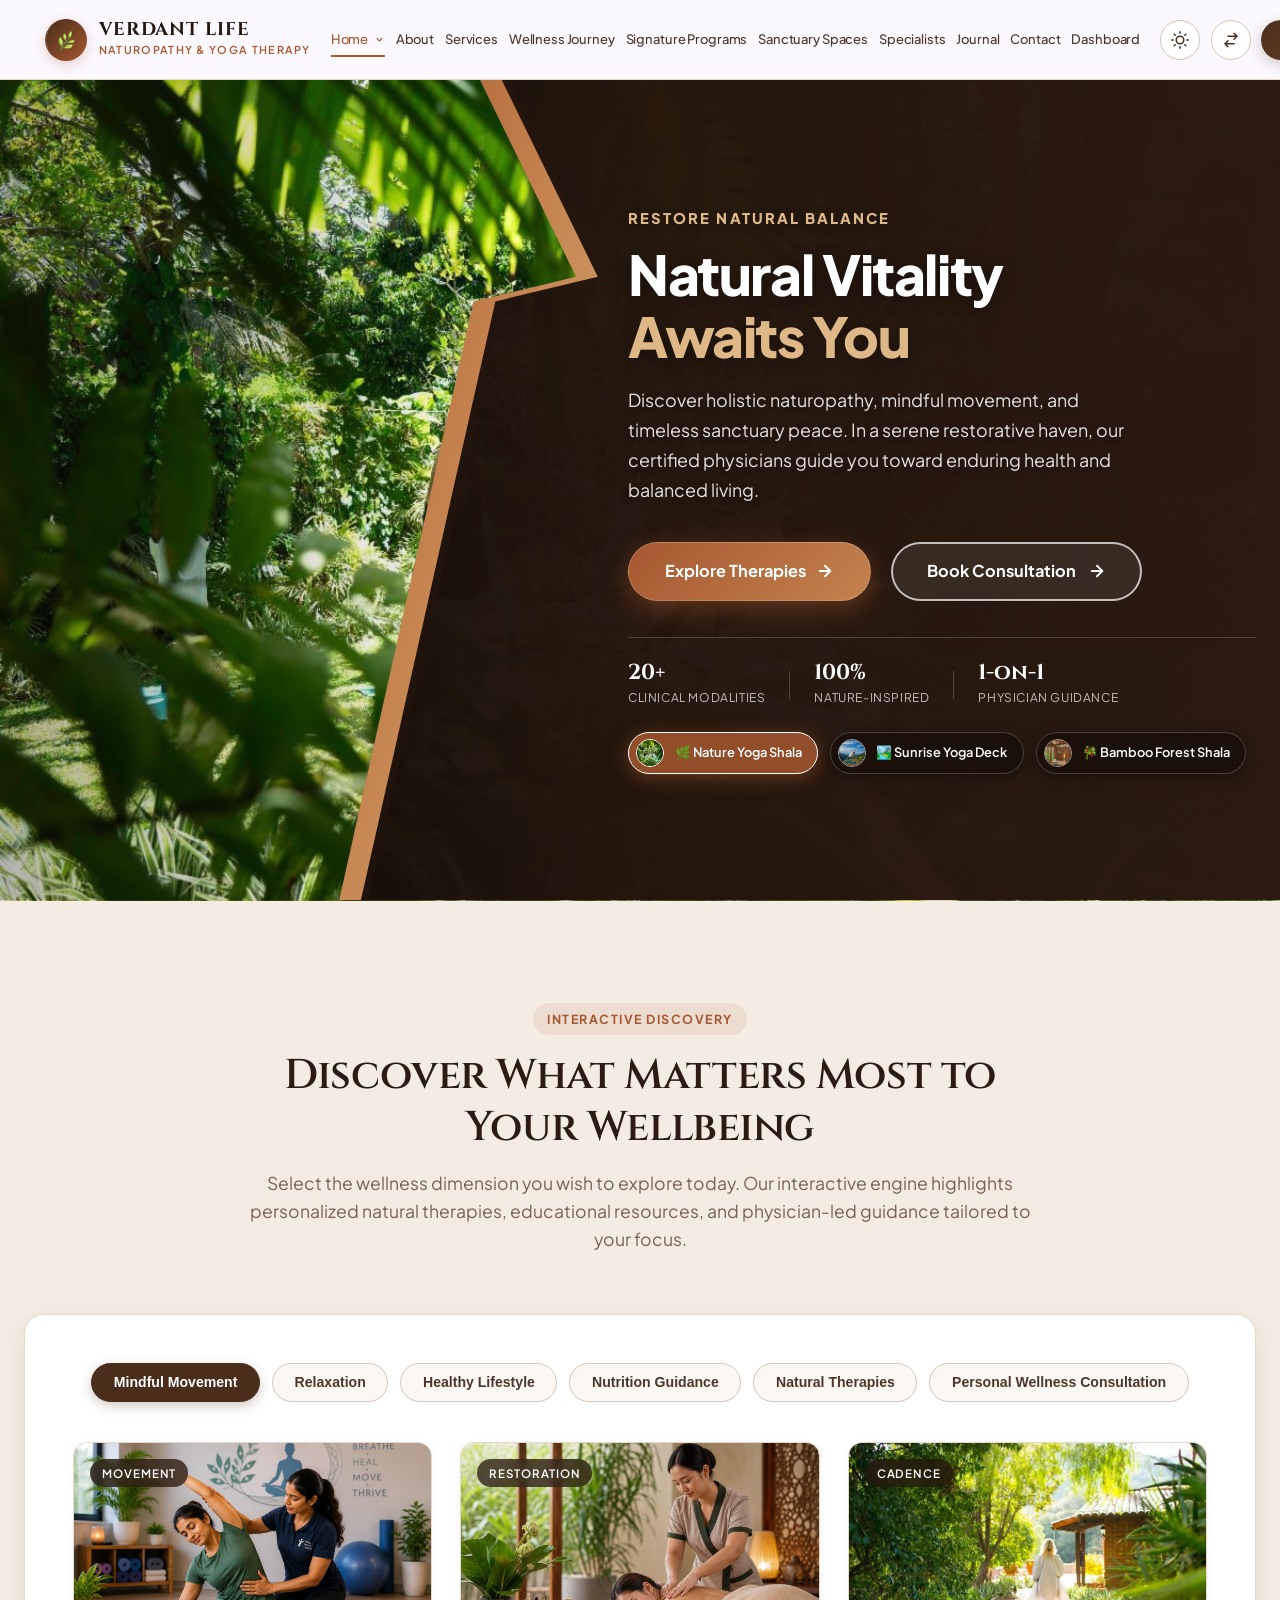
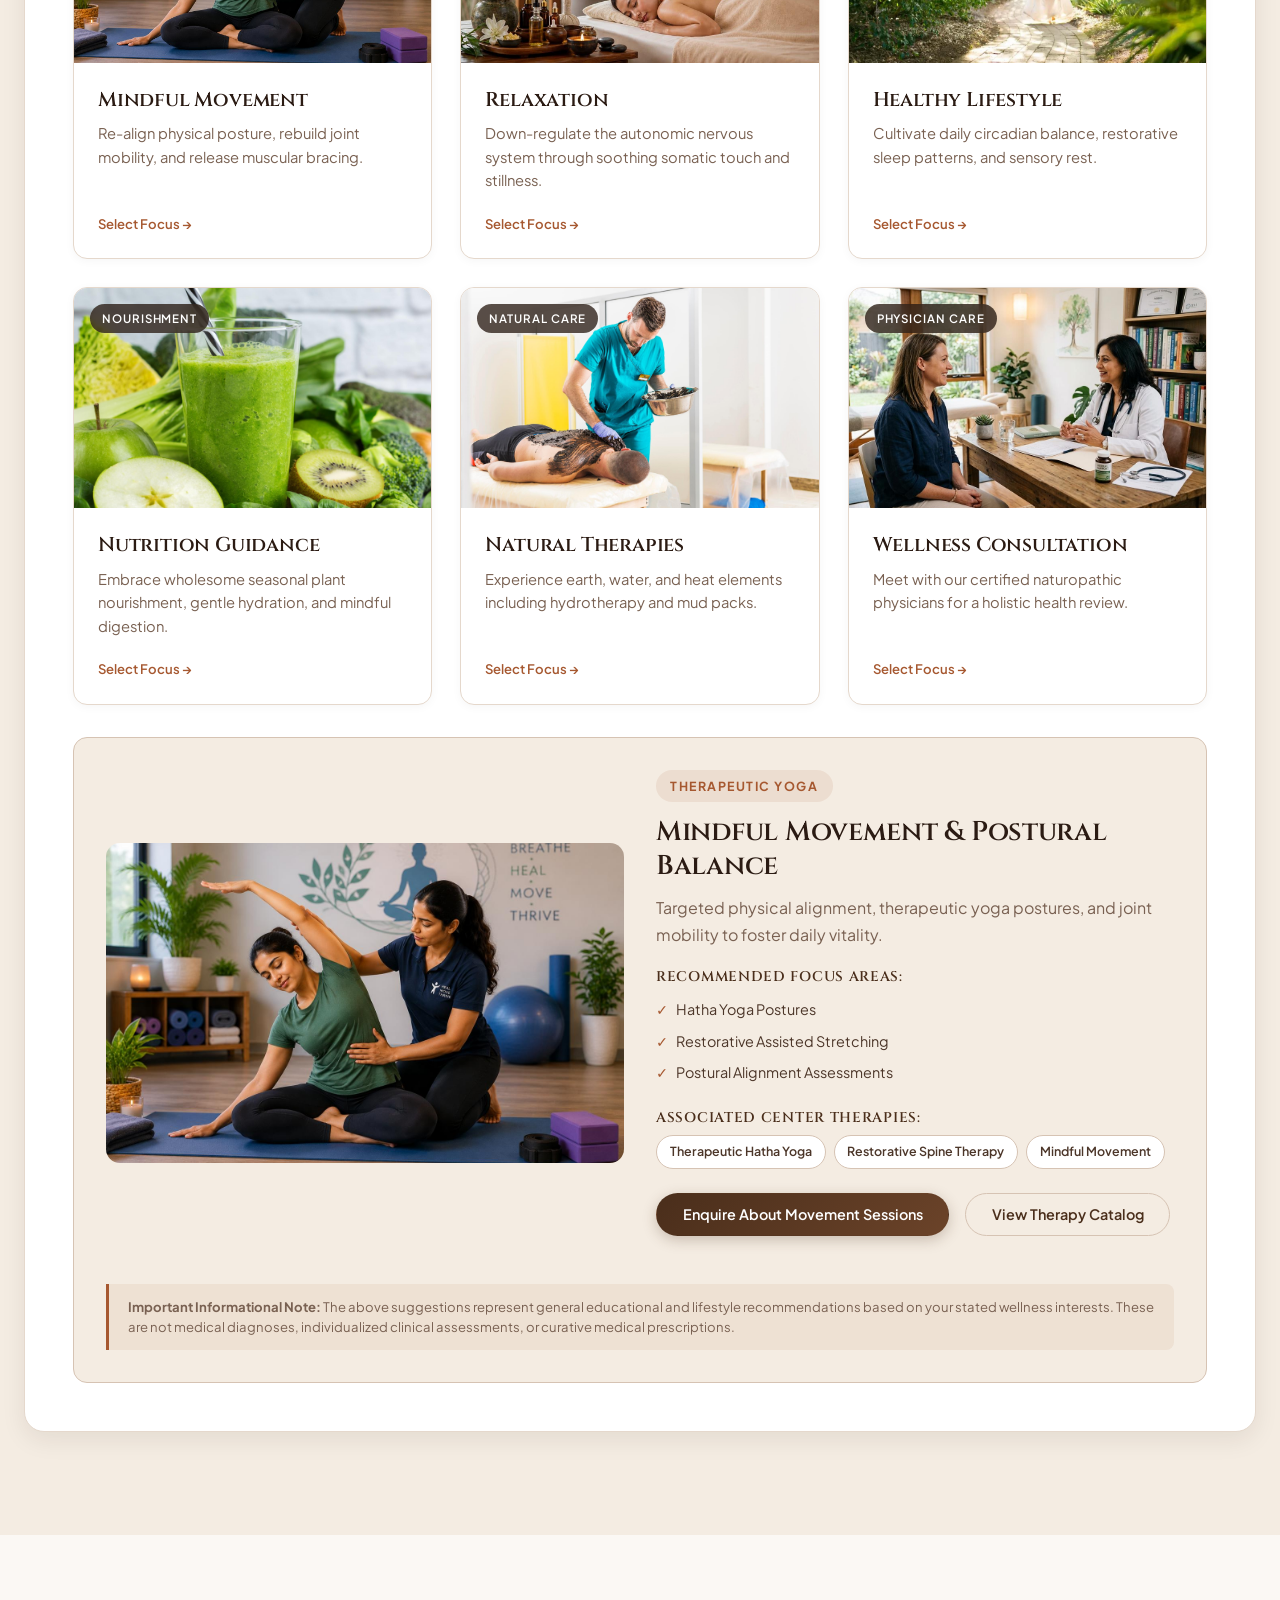
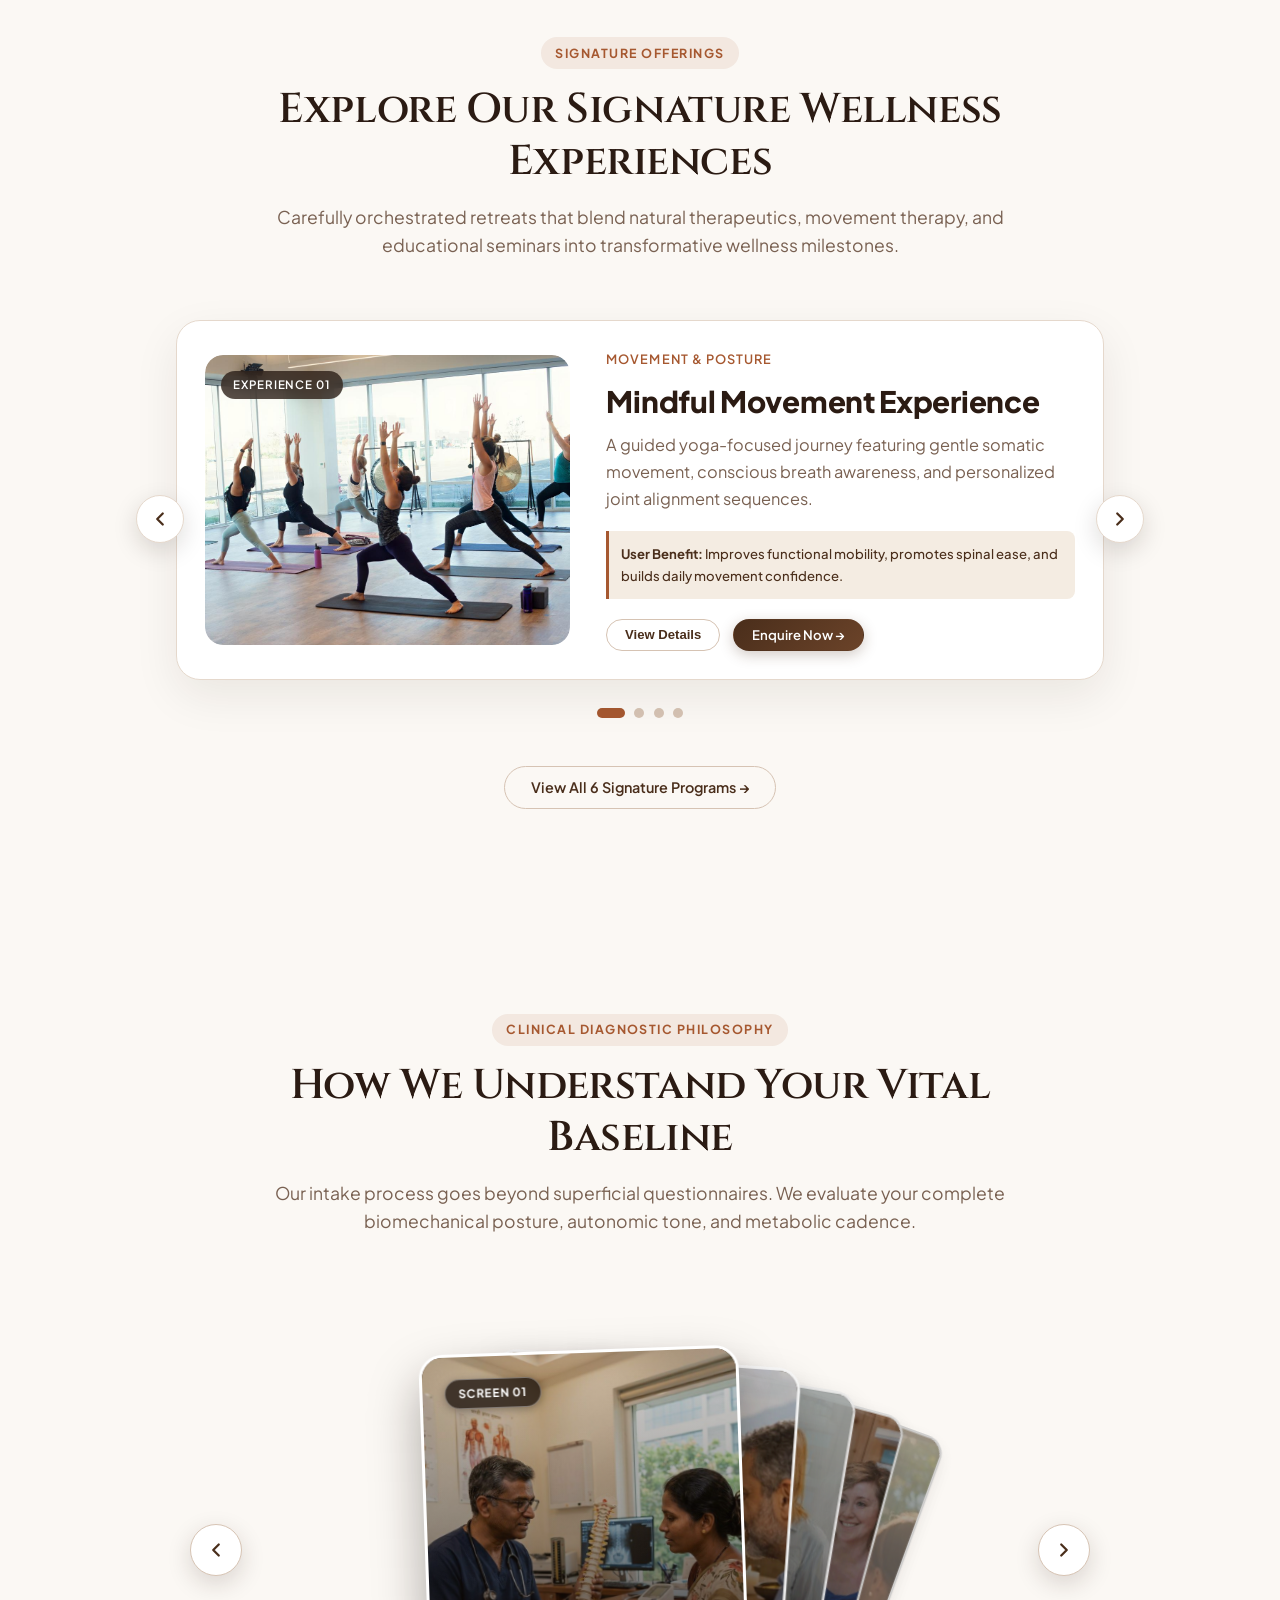
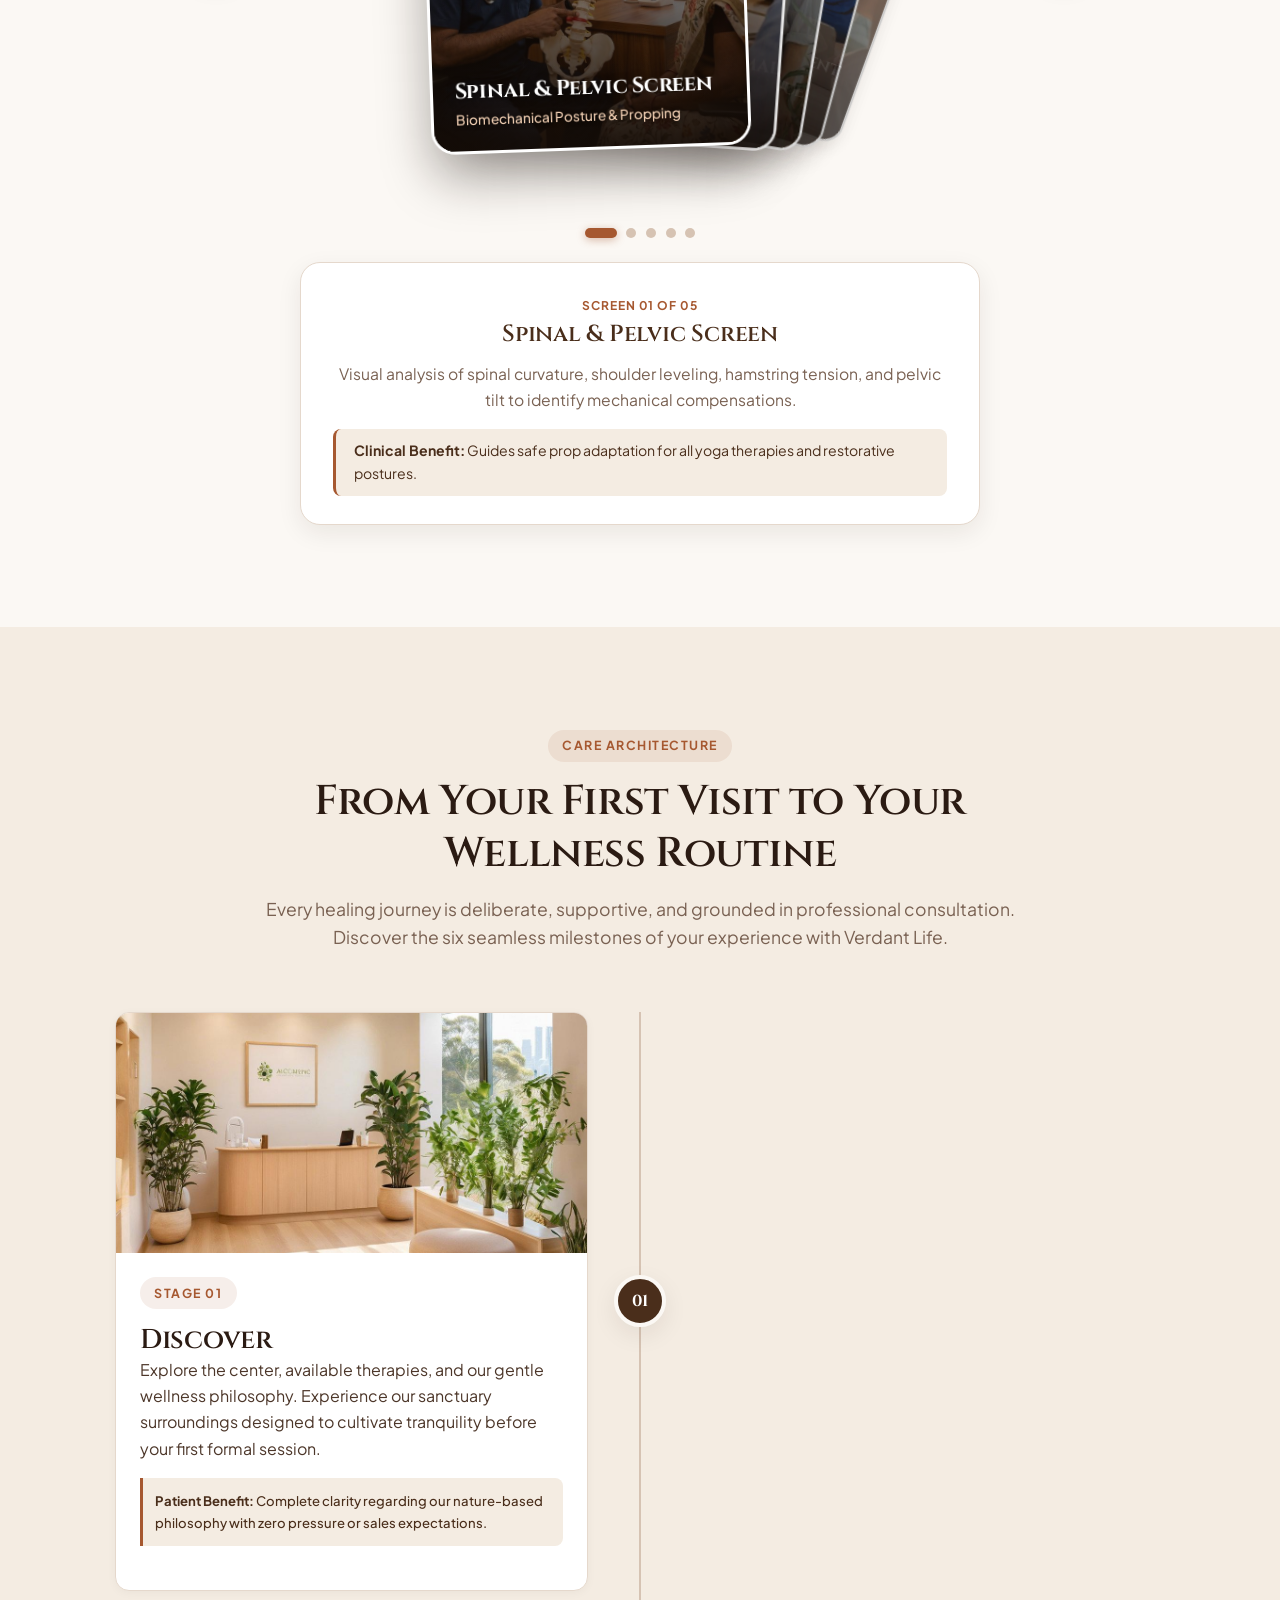
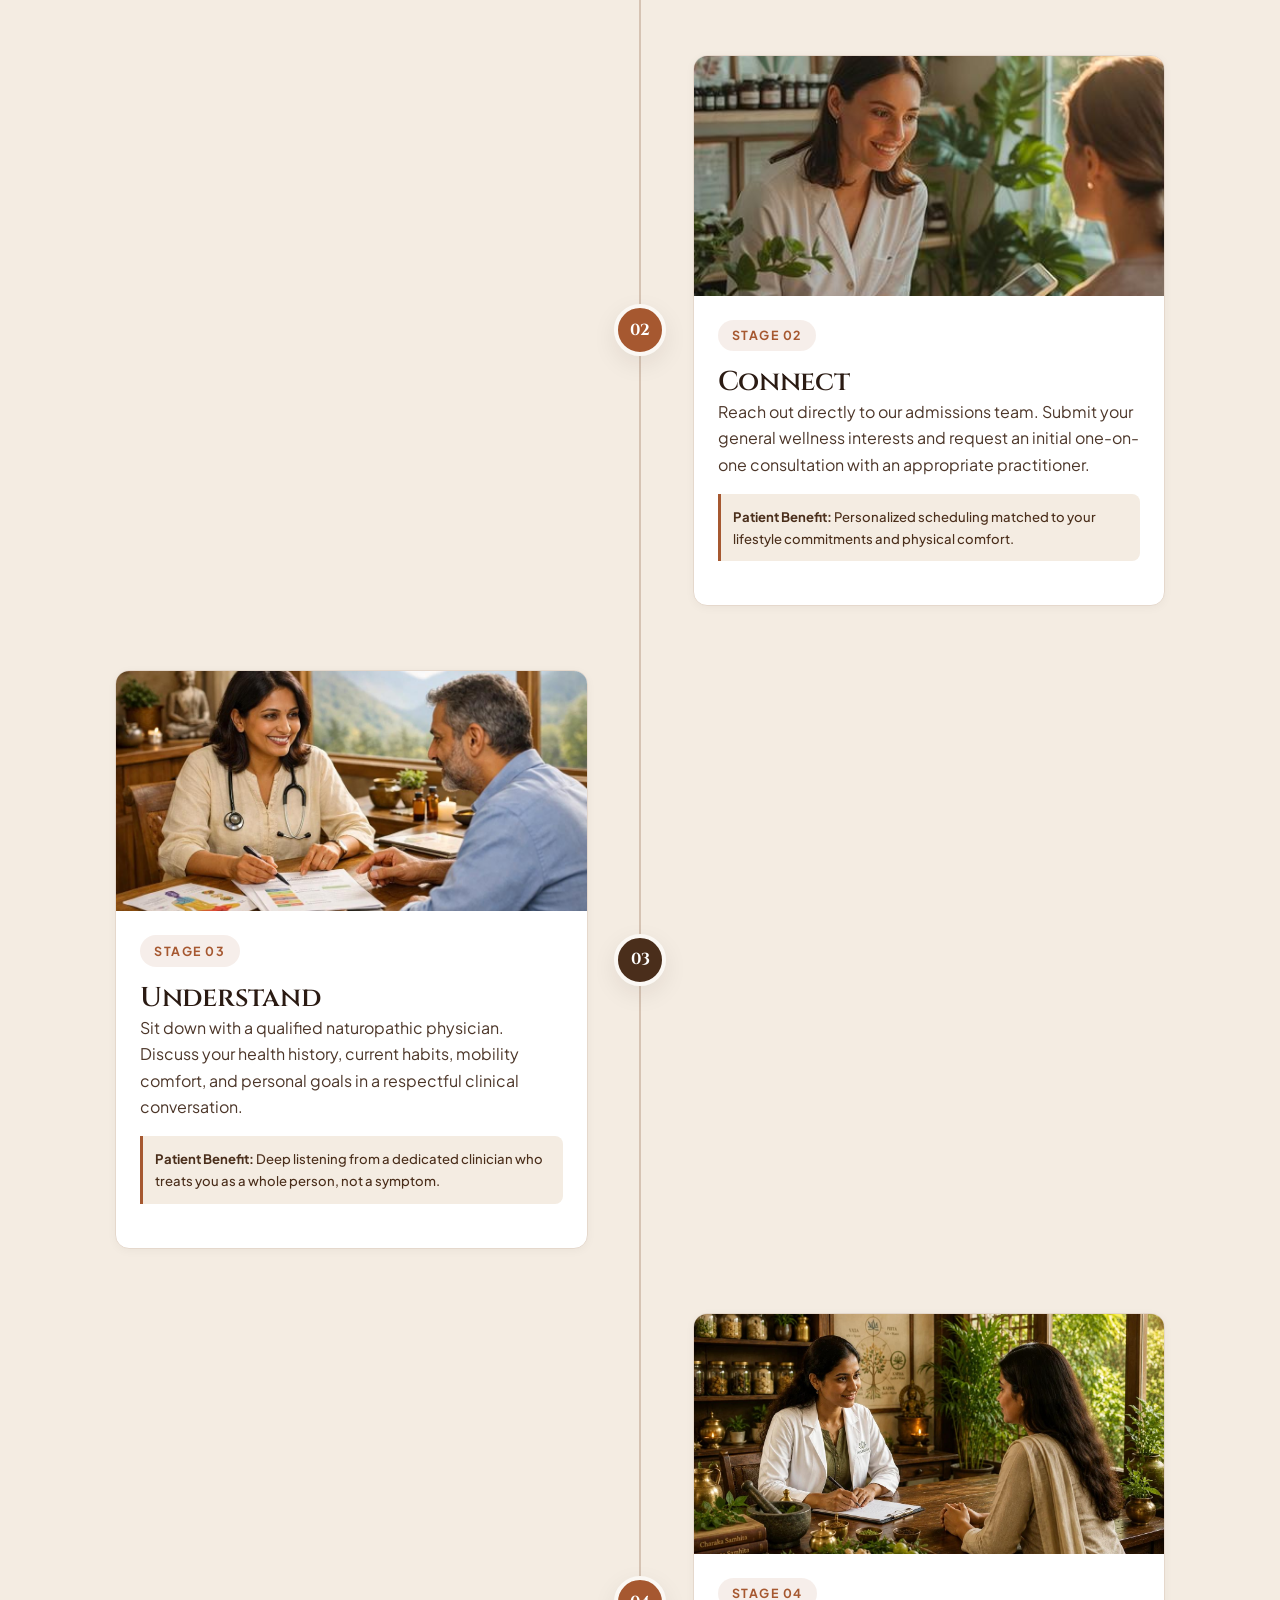
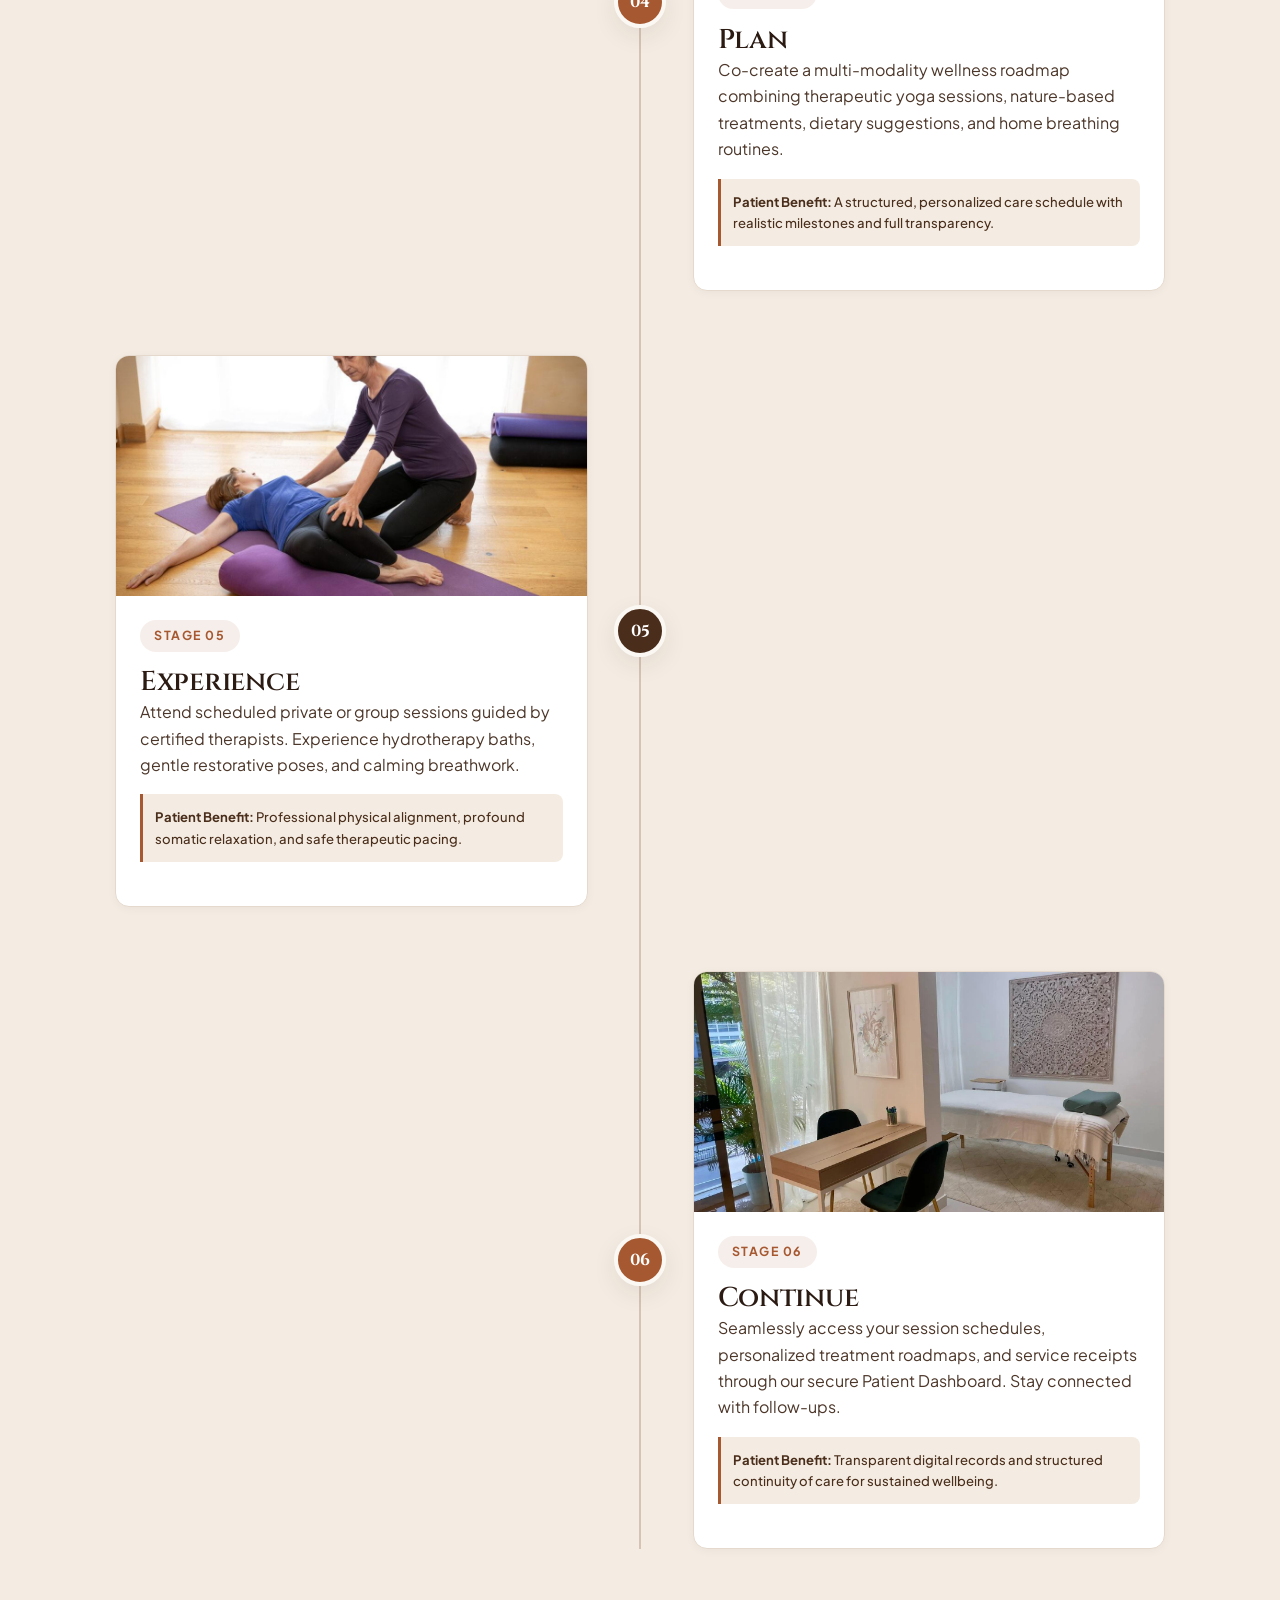
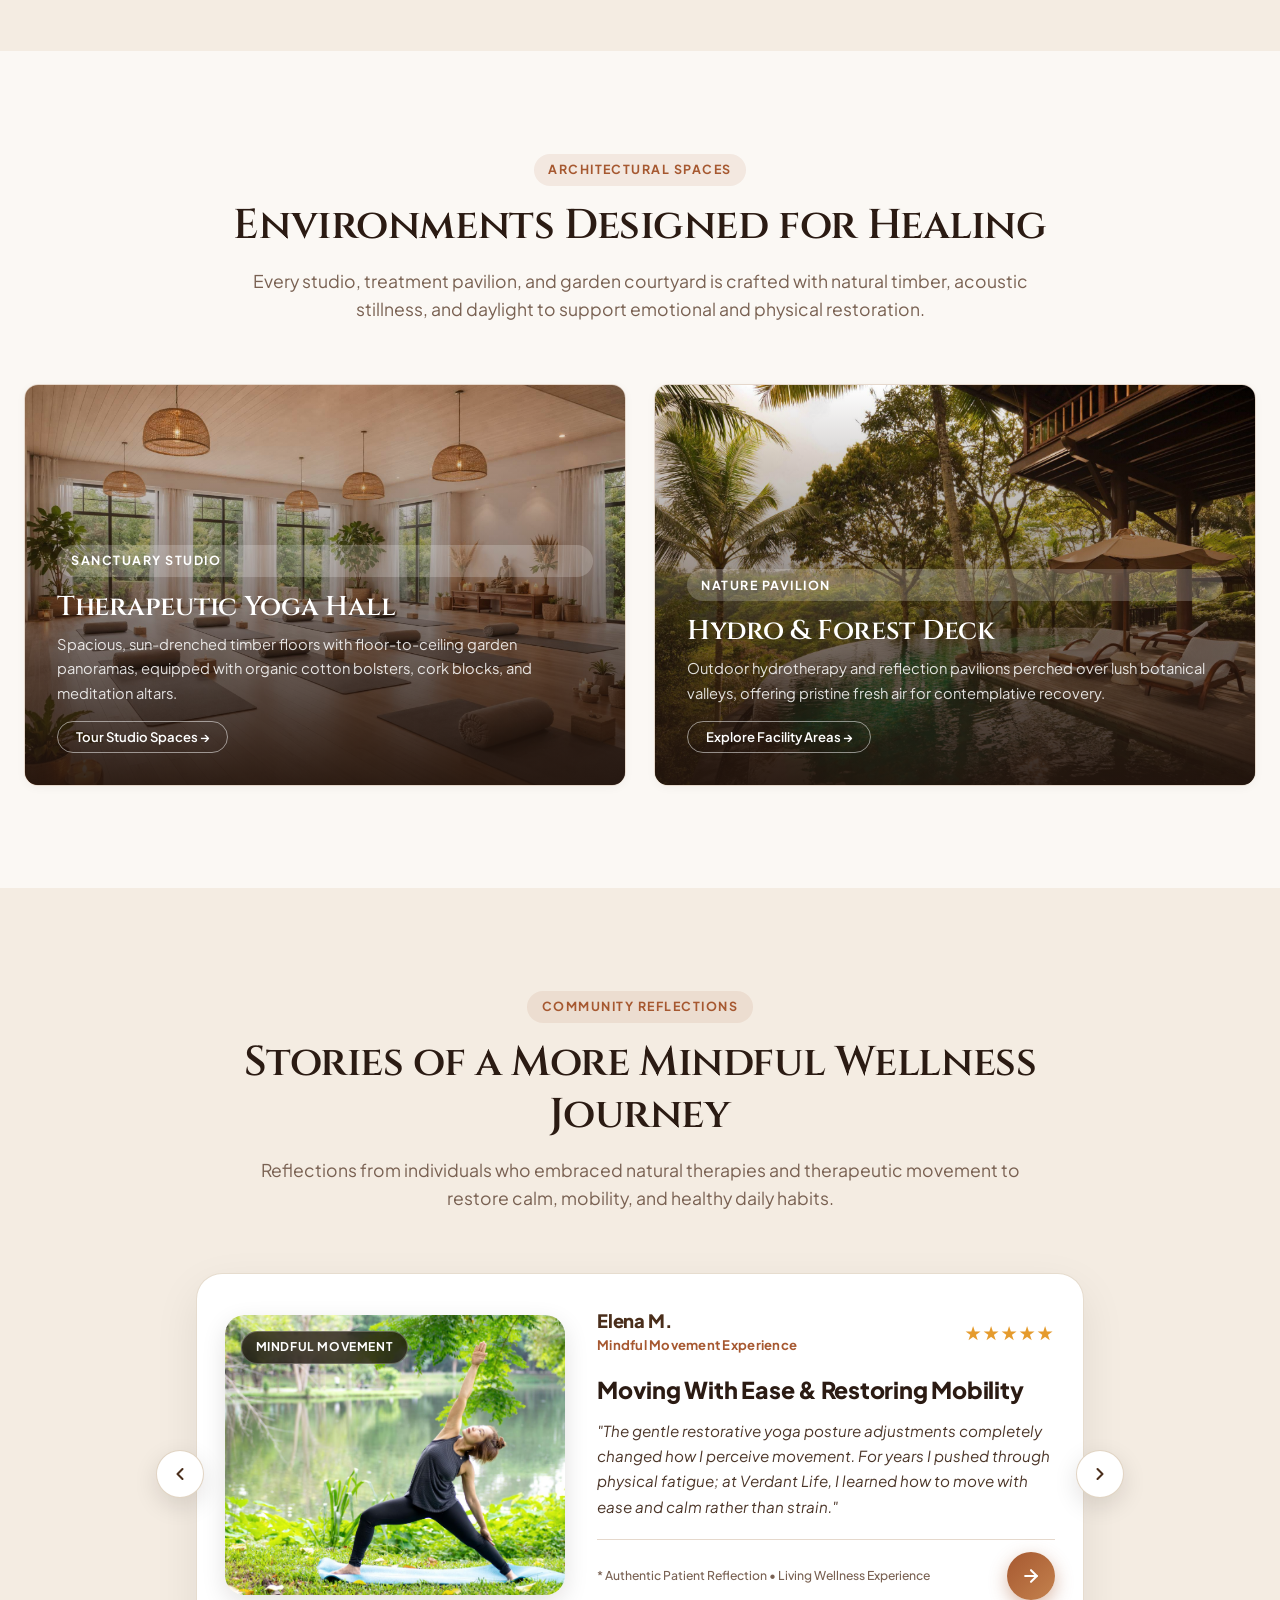
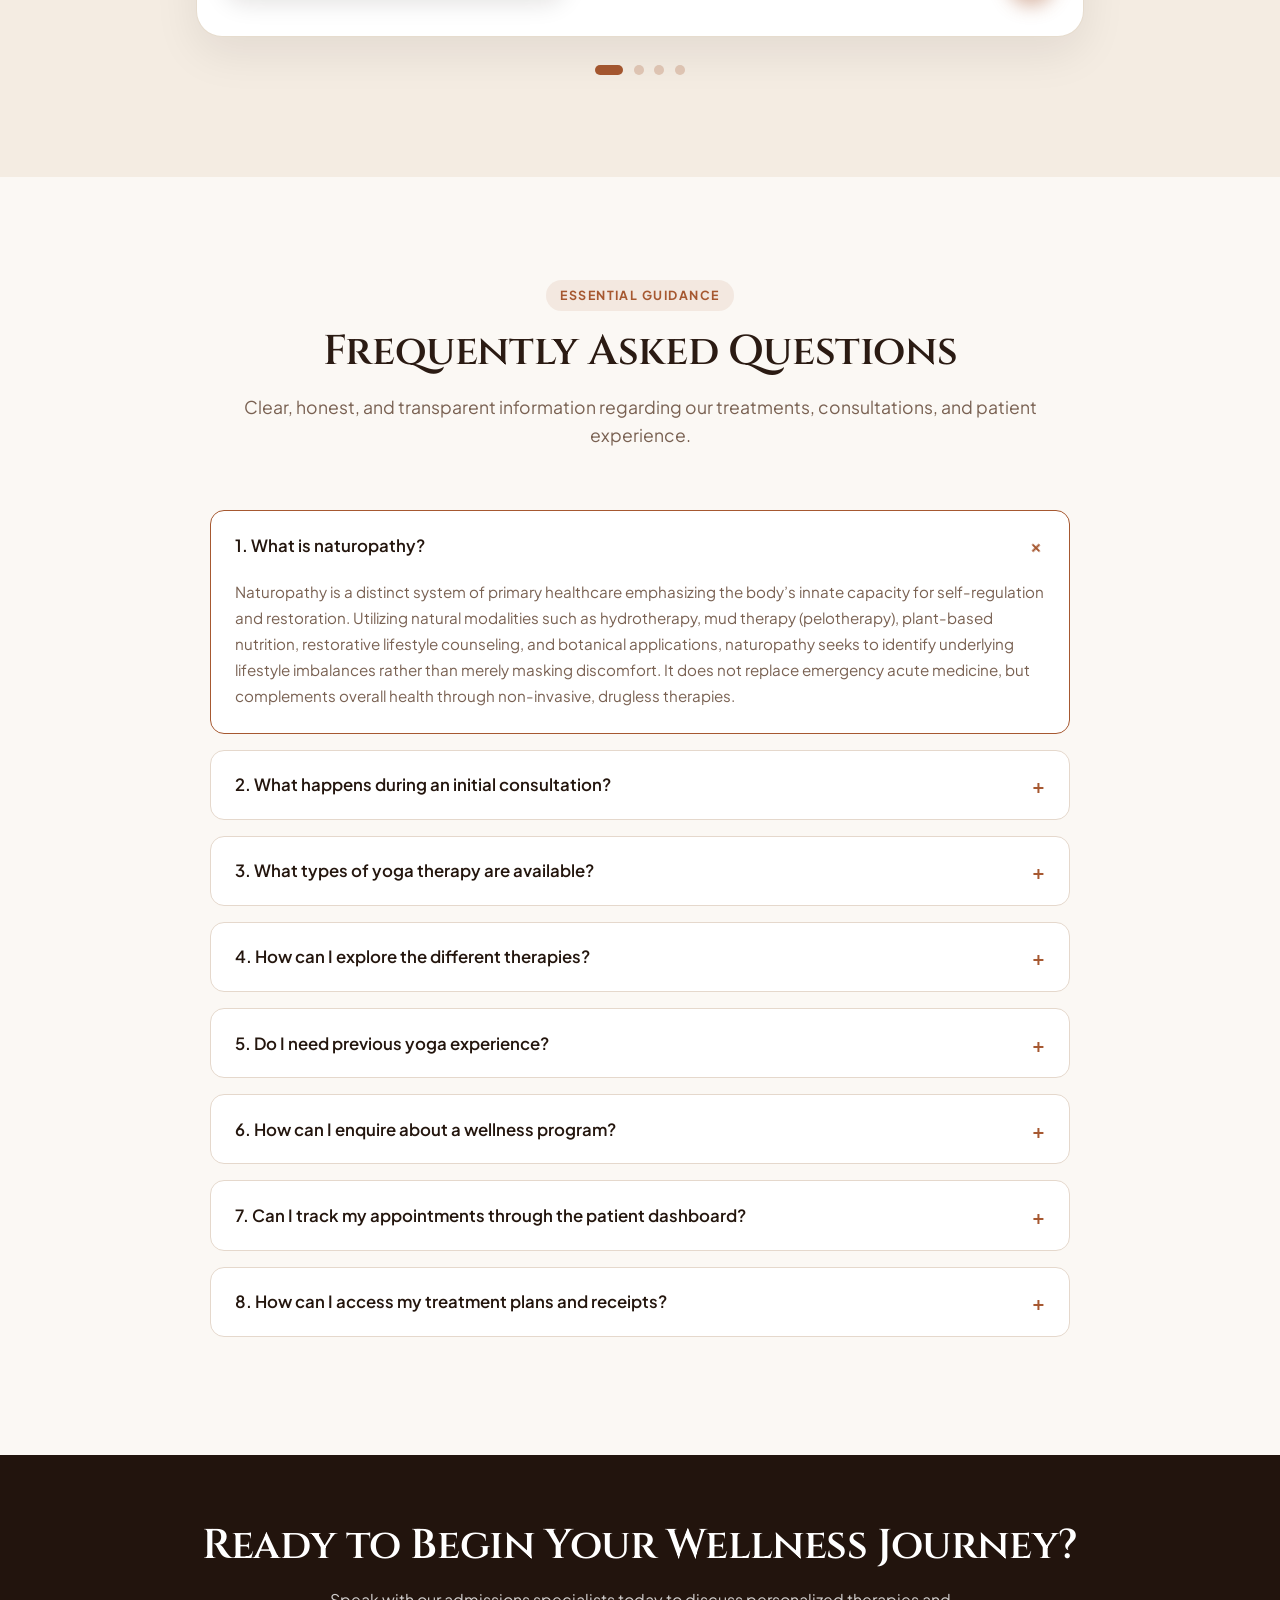
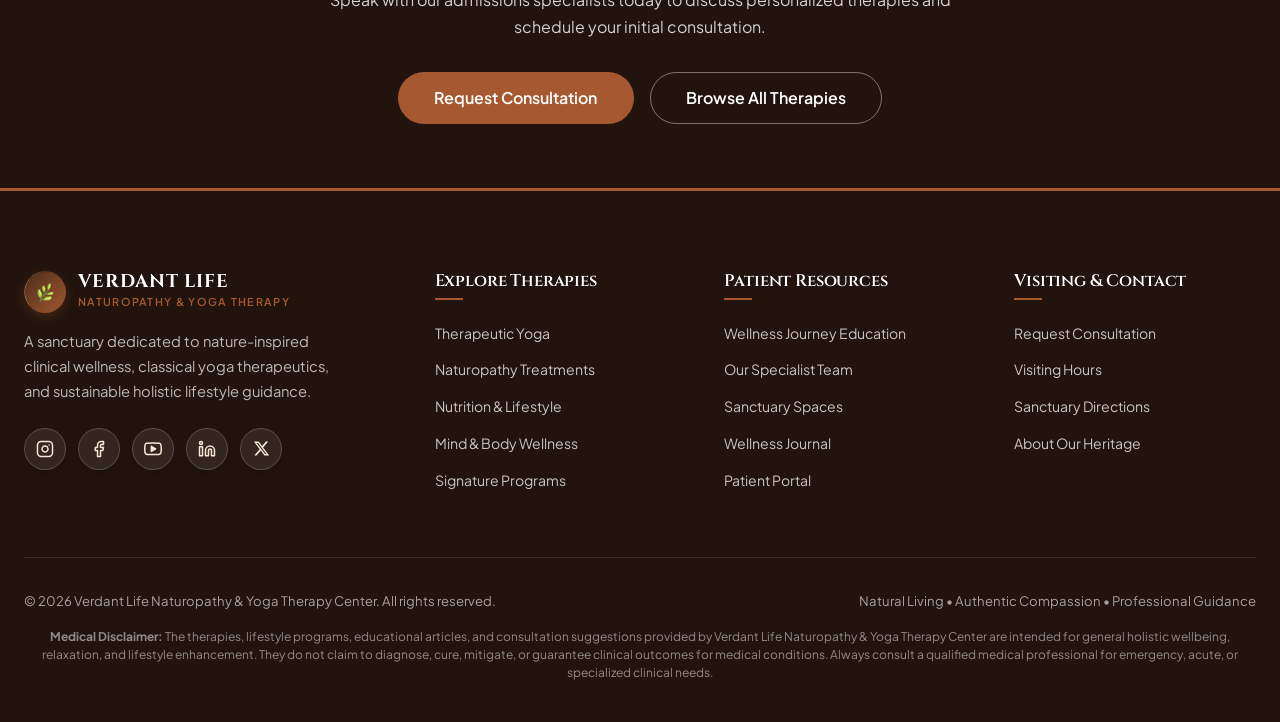
<file: index.html>
<!DOCTYPE html>
<html lang="en">
<head>
  <meta charset="UTF-8">
  <meta name="viewport" content="width=device-width, initial-scale=1.0">
  <title>Verdant Life | Naturopathy & Yoga Therapy Center</title>
  <meta name="description" content="Experience professional naturopathy, therapeutic yoga, holistic nutrition, and restorative wellness journeys in an authentic sanctuary setting.">
  <link rel="preconnect" href="https://fonts.googleapis.com">
  <link rel="preconnect" href="https://fonts.gstatic.com" crossorigin>
  <link href="https://fonts.googleapis.com/css2?family=Cinzel:wght@500;600;700&family=Plus+Jakarta+Sans:ital,wght@0,400;0,500;0,600;0,700;1,400&display=swap" rel="stylesheet">
  <link rel="stylesheet" href="css/style.css">
  <link rel="icon" type="image/png" href="images/favicon.png">
  <script>
    (function() {
      if (localStorage.getItem('verdant-theme') === 'dark') {
        document.documentElement.setAttribute('data-theme', 'dark');
      }
      if (localStorage.getItem('verdant-direction') === 'rtl') {
        document.documentElement.setAttribute('dir', 'rtl');
      }
    })();
  </script>
</head>
<body>

  <!-- Navigation Header -->
    <!-- Navigation Header -->
    <!-- Navigation Header with Home Dropdown -->
  <header class="header">
    <div class="container header-inner">
      <a href="index.html" class="brand">
        <div class="brand-symbol"><img src="images/logo.png" alt="Verdant Life Logo"></div>
        <div class="brand-text">
          <span class="brand-name">VERDANT LIFE</span>
          <span class="brand-tagline">Naturopathy & Yoga Therapy</span>
        </div>
      </a>

      <nav>
        <ul class="nav-menu">
          <li class="nav-item dropdown">
            <a href="index.html" class="nav-link dropdown-toggle active" aria-expanded="false">
              Home
              <svg class="dropdown-arrow" width="11" height="11" viewBox="0 0 24 24">
                <polyline points="6 9 12 15 18 9"></polyline>
              </svg>
            </a>
            <ul class="dropdown-menu">
              <li><a href="index.html" class="dropdown-link active">Home 1 (Sanctuary Home)</a></li>
              <li><a href="home-2.html" class="dropdown-link">Home 2 (Clinical & Retreat)</a></li>
            </ul>
          </li>
          <li><a href="about.html" class="nav-link">About</a></li>
          <li><a href="services.html" class="nav-link">Services</a></li>
          <li><a href="education.html" class="nav-link">Wellness Journey</a></li>
          <li><a href="programs.html" class="nav-link">Signature Programs</a></li>
          <li><a href="facilities.html" class="nav-link">Sanctuary Spaces</a></li>
          <li><a href="doctors.html" class="nav-link">Specialists</a></li>
          <li><a href="journal.html" class="nav-link">Journal</a></li>
          <li><a href="contact.html" class="nav-link">Contact</a></li>
          <li><a href="dashboard.html" class="nav-link">Dashboard</a></li>
          <!-- Mobile / Tablet Menu Actions (Below Dashboard Navlink) -->
          <li class="mobile-menu-actions">
            <div class="mobile-theme-rtl-row">
              <button class="icon-btn theme-toggle-btn" aria-label="Toggle theme" title="Toggle theme">
                <svg class="theme-icon-sun" width="18" height="18" viewBox="0 0 24 24" fill="none" stroke="currentColor" stroke-width="2" stroke-linecap="round" stroke-linejoin="round">
                  <circle cx="12" cy="12" r="5"></circle>
                  <line x1="12" y1="1" x2="12" y2="3"></line>
                  <line x1="12" y1="21" x2="12" y2="23"></line>
                  <line x1="4.22" y1="4.22" x2="5.64" y2="5.64"></line>
                  <line x1="18.36" y1="18.36" x2="19.78" y2="19.78"></line>
                  <line x1="1" y1="12" x2="3" y2="12"></line>
                  <line x1="21" y1="12" x2="23" y2="12"></line>
                  <line x1="4.22" y1="19.78" x2="5.64" y2="18.36"></line>
                  <line x1="18.36" y1="5.64" x2="19.78" y2="4.22"></line>
                </svg>
                <svg class="theme-icon-moon" style="display:none;" width="18" height="18" viewBox="0 0 24 24" fill="none" stroke="currentColor" stroke-width="2" stroke-linecap="round" stroke-linejoin="round">
                  <path d="M21 12.79A9 9 0 1 1 11.21 3 7 7 0 0 0 21 12.79z"></path>
                </svg>
              </button>
              <button class="icon-btn rtl-toggle-btn" aria-label="Toggle text direction" title="Toggle RTL / LTR">
                <svg width="18" height="18" viewBox="0 0 24 24" fill="none" stroke="currentColor" stroke-width="2" stroke-linecap="round" stroke-linejoin="round">
                  <path d="M8 7h12m0 0l-4-4m4 4l-4 4m0 6H4m0 0l4 4m-4-4l4-4"></path>
                </svg>
              </button>
            </div>
            <a href="login.html" class="btn btn-primary mobile-login-cta">Login</a>
          </li>
        </ul>
      </nav>

      <div class="header-actions">
        <button class="icon-btn theme-toggle-btn desktop-only-action" aria-label="Toggle theme" title="Toggle theme">
          <svg class="theme-icon-sun" width="18" height="18" viewBox="0 0 24 24" fill="none" stroke="currentColor" stroke-width="2" stroke-linecap="round" stroke-linejoin="round">
            <circle cx="12" cy="12" r="5"></circle>
            <line x1="12" y1="1" x2="12" y2="3"></line>
            <line x1="12" y1="21" x2="12" y2="23"></line>
            <line x1="4.22" y1="4.22" x2="5.64" y2="5.64"></line>
            <line x1="18.36" y1="18.36" x2="19.78" y2="19.78"></line>
            <line x1="1" y1="12" x2="3" y2="12"></line>
            <line x1="21" y1="12" x2="23" y2="12"></line>
            <line x1="4.22" y1="19.78" x2="5.64" y2="18.36"></line>
            <line x1="18.36" y1="5.64" x2="19.78" y2="4.22"></line>
          </svg>
          <svg class="theme-icon-moon" style="display:none;" width="18" height="18" viewBox="0 0 24 24" fill="none" stroke="currentColor" stroke-width="2" stroke-linecap="round" stroke-linejoin="round">
            <path d="M21 12.79A9 9 0 1 1 11.21 3 7 7 0 0 0 21 12.79z"></path>
          </svg>
        </button>
        <button class="icon-btn rtl-toggle-btn desktop-only-action" aria-label="Toggle text direction" title="Toggle RTL / LTR">
          <svg width="18" height="18" viewBox="0 0 24 24" fill="none" stroke="currentColor" stroke-width="2" stroke-linecap="round" stroke-linejoin="round">
            <path d="M8 7h12m0 0l-4-4m4 4l-4 4m0 6H4m0 0l4 4m-4-4l4-4"></path>
          </svg>
        </button>
        <a href="login.html" class="btn btn-primary btn-sm desktop-only-action">Login</a>
        <button class="mobile-toggle" aria-label="Toggle navigation">☰</button>
      </div>
    </div>
  </header>

  <!-- Hero Section (Full-Bleed Viewport Banner) -->
  <section class="hero-banner-section">
    <!-- SVG Angled Lightning Divider & Dark Backdrop (Spans Full Screen Width) -->
    <svg class="hero-banner-divider" xmlns="http://www.w3.org/2000/svg" viewBox="0 0 1000 500" preserveAspectRatio="none">
      <defs>
        <linearGradient id="heroAccentGrad" x1="0%" y1="0%" x2="100%" y2="100%">
          <stop offset="0%" stop-color="#a65830"/>
          <stop offset="45%" stop-color="#c4824e"/>
          <stop offset="100%" stop-color="#deb887"/>
        </linearGradient>
        <linearGradient id="heroPanelGrad" x1="0%" y1="0%" x2="100%" y2="0%">
          <stop offset="0%" stop-color="#180e08" stop-opacity="0.97"/>
          <stop offset="30%" stop-color="#24150d" stop-opacity="0.98"/>
          <stop offset="100%" stop-color="#2b1a11" stop-opacity="0.99"/>
        </linearGradient>
      </defs>
      <!-- Theme-Colored Dynamic Angled Stripe (strictly no yellow!) -->
      <polygon points="375,0 450,120 370,135 265,500 288,500 393,135 473,120 398,0" fill="url(#heroAccentGrad)"/>
      <!-- Dark Walnut Editorial Backdrop -->
      <polygon points="392,0 467,120 387,135 282,500 1000,500 1000,0" fill="url(#heroPanelGrad)"/>
    </svg>

    <div class="container hero-banner-container">
      <!-- Banner Right Content Block -->
      <div class="hero-banner-content">
        <span class="hero-category-tag">Restore Natural Balance</span>
        <h1 class="hero-banner-title">
          <span class="title-white">Natural Vitality</span>
          <span class="title-accent">Awaits You</span>
        </h1>
        <p class="hero-banner-desc">
          Discover holistic naturopathy, mindful movement, and timeless sanctuary peace. In a serene restorative haven, our certified physicians guide you toward enduring health and balanced living.
        </p>

        <div class="hero-banner-actions">
          <a href="services.html" class="hero-btn-primary">
            <span>Explore Therapies</span>
            <svg width="18" height="18" viewBox="0 0 24 24" fill="none" stroke="currentColor" stroke-width="2.5" stroke-linecap="round" stroke-linejoin="round">
              <line x1="5" y1="12" x2="19" y2="12"></line>
              <polyline points="12 5 19 12 12 19"></polyline>
            </svg>
          </a>
          <a href="contact.html" class="hero-btn-secondary">
            <span>Book Consultation</span>
            <svg width="18" height="18" viewBox="0 0 24 24" fill="none" stroke="currentColor" stroke-width="2.5" stroke-linecap="round" stroke-linejoin="round">
              <line x1="5" y1="12" x2="19" y2="12"></line>
              <polyline points="12 5 19 12 12 19"></polyline>
            </svg>
          </a>
        </div>

        <!-- Clinical Trust Metric Strip -->
        <div class="hero-banner-trust">
          <div class="hero-trust-item">
            <span class="hero-trust-val">20+</span>
            <span class="hero-trust-lbl">Clinical Modalities</span>
          </div>
          <div class="hero-trust-divider"></div>
          <div class="hero-trust-item">
            <span class="hero-trust-val">100%</span>
            <span class="hero-trust-lbl">Nature-Inspired</span>
          </div>
          <div class="hero-trust-divider"></div>
          <div class="hero-trust-item">
            <span class="hero-trust-val">1-on-1</span>
            <span class="hero-trust-lbl">Physician Guidance</span>
          </div>
        </div>

        <!-- 3 Sanctuary Space Buttons (Positioned below the 20+ Clinical trust strip) -->
        <div class="hero-sanctuary-showcase" role="group" aria-label="Sanctuary Spaces Preview">
          <div class="hero-showcase-badge active" onclick="setHeroBg('images/image-21.png', this)" title="Switch to Nature Yoga Shala view">
            <img src="images/image-21.png" alt="Outdoor nature yoga under tree canopy">
            <span>🌿 Nature Yoga Shala</span>
          </div>
          <div class="hero-showcase-badge" onclick="setHeroBg('images/image-104.png', this)" title="Switch to Mountain Sunrise Deck view">
            <img src="images/image-104.png" alt="Scenic mountain summit yoga practice">
            <span>🏞️ Sunrise Yoga Deck</span>
          </div>
          <div class="hero-showcase-badge" onclick="setHeroBg('images/image-87.png', this)" title="Switch to Bamboo Forest Shala view">
            <img src="images/image-87.png" alt="Bamboo yoga shala with forest view">
            <span>🎋 Bamboo Forest Shala</span>
          </div>
        </div>
      </div>
    </div>
  </section>

  <!-- Section 4: Personalized Wellness Discovery Experience -->
  <section id="discovery" class="section-padding bg-almond">
    <div class="container">
      <div class="section-header text-center">
        <span class="section-tag">Interactive Discovery</span>
        <h2 class="section-title">Discover What Matters Most to Your Wellbeing</h2>
        <p class="section-subtitle">
          Select the wellness dimension you wish to explore today. Our interactive engine highlights personalized natural therapies, educational resources, and physician-led guidance tailored to your focus.
        </p>
      </div>

      <div class="discovery-container">
        <!-- 6 Interest Options -->
        <div class="discovery-filter-bar">
          <button class="filter-btn active" data-filter="movement">Mindful Movement</button>
          <button class="filter-btn" data-filter="relaxation">Relaxation</button>
          <button class="filter-btn" data-filter="lifestyle">Healthy Lifestyle</button>
          <button class="filter-btn" data-filter="nutrition">Nutrition Guidance</button>
          <button class="filter-btn" data-filter="therapies">Natural Therapies</button>
          <button class="filter-btn" data-filter="consultation">Personal Wellness Consultation</button>
        </div>

        <!-- 6 Interest Cards (Even-numbered: 6 items) -->
        <div class="grid-6" style="margin-bottom: 2rem;">
          <div class="card" onclick="document.querySelector('[data-filter=\'movement\']').click()" style="cursor: pointer;">
            <div class="card-media">
              <img src="images/image-8.png" alt="One-on-one yoga therapy alignment">
              <span class="card-media-badge">Movement</span>
            </div>
            <div class="card-body">
              <h4 class="card-title">Mindful Movement</h4>
              <p class="card-text">Re-align physical posture, rebuild joint mobility, and release muscular bracing.</p>
              <span style="font-size: 0.82rem; font-weight: 600; color: var(--accent-terracotta);">Select Focus →</span>
            </div>
          </div>

          <div class="card" onclick="document.querySelector('[data-filter=\'relaxation\']').click()" style="cursor: pointer;">
            <div class="card-media">
              <img src="images/image-10.png" alt="Holistic Abhyanga relaxation therapy">
              <span class="card-media-badge">Restoration</span>
            </div>
            <div class="card-body">
              <h4 class="card-title">Relaxation</h4>
              <p class="card-text">Down-regulate the autonomic nervous system through soothing somatic touch and stillness.</p>
              <span style="font-size: 0.82rem; font-weight: 600; color: var(--accent-terracotta);">Select Focus →</span>
            </div>
          </div>

          <div class="card" onclick="document.querySelector('[data-filter=\'lifestyle\']').click()" style="cursor: pointer;">
            <div class="card-media">
              <img src="images/image-20.png" alt="Nature retreat walk in cottage grounds">
              <span class="card-media-badge">Cadence</span>
            </div>
            <div class="card-body">
              <h4 class="card-title">Healthy Lifestyle</h4>
              <p class="card-text">Cultivate daily circadian balance, restorative sleep patterns, and sensory rest.</p>
              <span style="font-size: 0.82rem; font-weight: 600; color: var(--accent-terracotta);">Select Focus →</span>
            </div>
          </div>

          <div class="card" onclick="document.querySelector('[data-filter=\'nutrition\']').click()" style="cursor: pointer;">
            <div class="card-media">
              <img src="images/image-93.png" alt="Fresh green detox wellness juice">
              <span class="card-media-badge">Nourishment</span>
            </div>
            <div class="card-body">
              <h4 class="card-title">Nutrition Guidance</h4>
              <p class="card-text">Embrace wholesome seasonal plant nourishment, gentle hydration, and mindful digestion.</p>
              <span style="font-size: 0.82rem; font-weight: 600; color: var(--accent-terracotta);">Select Focus →</span>
            </div>
          </div>

          <div class="card" onclick="document.querySelector('[data-filter=\'therapies\']').click()" style="cursor: pointer;">
            <div class="card-media">
              <img src="images/image-54.png" alt="Naturopathic mud therapy application">
              <span class="card-media-badge">Natural Care</span>
            </div>
            <div class="card-body">
              <h4 class="card-title">Natural Therapies</h4>
              <p class="card-text">Experience earth, water, and heat elements including hydrotherapy and mud packs.</p>
              <span style="font-size: 0.82rem; font-weight: 600; color: var(--accent-terracotta);">Select Focus →</span>
            </div>
          </div>

          <div class="card" onclick="document.querySelector('[data-filter=\'consultation\']').click()" style="cursor: pointer;">
            <div class="card-media">
              <img src="images/image-5.png" alt="Integrative doctor consultation at wooden desk">
              <span class="card-media-badge">Physician Care</span>
            </div>
            <div class="card-body">
              <h4 class="card-title">Wellness Consultation</h4>
              <p class="card-text">Meet with our certified naturopathic physicians for a holistic health review.</p>
              <span style="font-size: 0.82rem; font-weight: 600; color: var(--accent-terracotta);">Select Focus →</span>
            </div>
          </div>
        </div>

        <!-- Dynamic Recommendation Card Container -->
        <div id="discovery-result" class="discovery-result-box">
          <div class="grid-2" style="align-items: center; gap: 2rem;">
            <div class="card-media" style="border-radius: var(--radius-md); overflow: hidden; height: 320px;">
              <img src="images/image-8.png" alt="Mindful Movement practice" style="width: 100%; height: 100%; object-fit: cover;">
            </div>
            <div>
              <span class="section-tag">Therapeutic Yoga</span>
              <h3 style="margin-bottom: 0.75rem;">Mindful Movement & Postural Balance</h3>
              <p style="color: var(--text-muted); margin-bottom: 1.25rem;">
                Targeted physical alignment, therapeutic yoga postures, and joint mobility to foster daily vitality.
              </p>
              
              <h5 style="font-size: 0.88rem; text-transform: uppercase; letter-spacing: 0.05em; color: var(--primary-walnut); margin-bottom: 0.5rem;">Recommended Focus Areas:</h5>
              <ul style="list-style: none; margin-bottom: 1.25rem;">
                <li style="font-size: 0.9rem; padding: 0.25rem 0; display: flex; align-items: center; gap: 0.5rem;"><span style="color: var(--accent-terracotta);">✓</span> Hatha Yoga Postures</li>
                <li style="font-size: 0.9rem; padding: 0.25rem 0; display: flex; align-items: center; gap: 0.5rem;"><span style="color: var(--accent-terracotta);">✓</span> Restorative Assisted Stretching</li>
                <li style="font-size: 0.9rem; padding: 0.25rem 0; display: flex; align-items: center; gap: 0.5rem;"><span style="color: var(--accent-terracotta);">✓</span> Postural Alignment Assessments</li>
              </ul>

              <h5 style="font-size: 0.88rem; text-transform: uppercase; letter-spacing: 0.05em; color: var(--primary-walnut); margin-bottom: 0.5rem;">Associated Center Therapies:</h5>
              <div style="display: flex; flex-wrap: wrap; gap: 0.5rem; margin-bottom: 1.5rem;">
                <span style="font-size: 0.78rem; background: var(--bg-surface); padding: 0.35rem 0.8rem; border: 1px solid var(--border-medium); border-radius: var(--radius-full); font-weight: 600;">Therapeutic Hatha Yoga</span>
                <span style="font-size: 0.78rem; background: var(--bg-surface); padding: 0.35rem 0.8rem; border: 1px solid var(--border-medium); border-radius: var(--radius-full); font-weight: 600;">Restorative Spine Therapy</span>
                <span style="font-size: 0.78rem; background: var(--bg-surface); padding: 0.35rem 0.8rem; border: 1px solid var(--border-medium); border-radius: var(--radius-full); font-weight: 600;">Mindful Movement</span>
              </div>

              <div style="display: flex; gap: 1rem; align-items: center; flex-wrap: wrap;">
                <a href="contact.html?interest=Mindful%20Movement" class="btn btn-primary">Enquire About Movement Sessions</a>
                <a href="services.html" class="btn btn-secondary">View Therapy Catalog</a>
              </div>
            </div>
          </div>
          <div class="discovery-disclaimer" style="margin-top: 1.75rem;">
            <strong>Important Informational Note:</strong> The above suggestions represent general educational and lifestyle recommendations based on your stated wellness interests. These are not medical diagnoses, individualized clinical assessments, or curative medical prescriptions.
          </div>
        </div>
      </div>
    </div>
  </section>

  <!-- Section 6: Signature Wellness Experiences Preview (4 cards) -->
  <section class="section-padding bg-cream">
    <div class="container">
      <div class="section-header text-center">
        <span class="section-tag">Signature Offerings</span>
        <h2 class="section-title">Explore Our Signature Wellness Experiences</h2>
        <p class="section-subtitle">
          Carefully orchestrated retreats that blend natural therapeutics, movement therapy, and educational seminars into transformative wellness milestones.
        </p>
      </div>

      <div class="sig-carousel-wrapper">
        <!-- Navigation Arrow Buttons (Reference Alignment: Left & Right circular chevrons) -->
        <button class="sig-nav-btn sig-prev-btn" onclick="prevExperienceSlide()" aria-label="Previous Experience">
          <svg width="22" height="22" viewBox="0 0 24 24" fill="none" stroke="currentColor" stroke-width="2.5" stroke-linecap="round" stroke-linejoin="round">
            <polyline points="15 18 9 12 15 6"></polyline>
          </svg>
        </button>
        <button class="sig-nav-btn sig-next-btn" onclick="nextExperienceSlide()" aria-label="Next Experience">
          <svg width="22" height="22" viewBox="0 0 24 24" fill="none" stroke="currentColor" stroke-width="2.5" stroke-linecap="round" stroke-linejoin="round">
            <polyline points="9 18 15 12 9 6"></polyline>
          </svg>
        </button>

        <div class="sig-slider-track">
          <!-- 01 Mindful Movement Experience -->
          <div class="sig-horizontal-card active" data-index="0">
            <div class="sig-card-media">
              <img src="images/image-11.png" alt="Indoor group yoga session in sunlit studio">
              <span class="card-media-badge">Experience 01</span>
            </div>
            <div class="sig-card-content">
              <span class="card-meta">Movement & Posture</span>
              <h3 class="sig-card-title">Mindful Movement Experience</h3>
              <p class="sig-card-desc">
                A guided yoga-focused journey featuring gentle somatic movement, conscious breath awareness, and personalized joint alignment sequences.
              </p>
              <div class="card-benefit">
                <strong>User Benefit:</strong> Improves functional mobility, promotes spinal ease, and builds daily movement confidence.
              </div>
              <div class="sig-card-actions">
                <button class="btn btn-secondary btn-sm" onclick="viewProgramDetails('Mindful Movement Experience', 'Half-Day or 3-Day Retreat', 'images/image-11.png', 'A guided yoga-focused experience featuring gentle movement, breathing awareness, and mindful practice.')">View Details</button>
                <a href="contact.html?program=Mindful%20Movement%20Experience" class="btn btn-primary btn-sm">Enquire Now →</a>
              </div>
            </div>
          </div>

          <!-- 02 Natural Wellness Experience -->
          <div class="sig-horizontal-card" data-index="1">
            <div class="sig-card-media">
              <img src="images/image-57.png" alt="Traditional Ayurvedic wooden herbal steam cabinet">
              <span class="card-media-badge">Experience 02</span>
            </div>
            <div class="sig-card-content">
              <span class="card-meta">Naturopathic Immersion</span>
              <h3 class="sig-card-title">Natural Wellness Experience</h3>
              <p class="sig-card-desc">
                An experiential immersion into classical naturopathy practices including herbal steam baths, mineral clay packs, and hydro-toning.
              </p>
              <div class="card-benefit">
                <strong>User Benefit:</strong> Invigorates circulation, soothes visceral tension, and supports metabolic vitality.
              </div>
              <div class="sig-card-actions">
                <button class="btn btn-secondary btn-sm" onclick="viewProgramDetails('Natural Wellness Experience', 'Full-Day Wellness Day', 'images/image-57.png', 'An introduction to naturopathy practices and nature-inspired wellness approaches.')">View Details</button>
                <a href="contact.html?program=Natural%20Wellness%20Experience" class="btn btn-primary btn-sm">Enquire Now →</a>
              </div>
            </div>
          </div>

          <!-- 03 Relaxation Ritual -->
          <div class="sig-horizontal-card" data-index="2">
            <div class="sig-card-media">
              <img src="images/image-37.png" alt="Restorative yoga with bolsters and eye pillow">
              <span class="card-media-badge">Experience 03</span>
            </div>
            <div class="sig-card-content">
              <span class="card-meta">Deep Somatic Reset</span>
              <h3 class="sig-card-title">Relaxation Ritual</h3>
              <p class="sig-card-desc">
                A peaceful haven of restorative yoga, sound healing, and deep breathing designed to silence mental chatter and restore inner peace.
              </p>
              <div class="card-benefit">
                <strong>User Benefit:</strong> Relieves sensory overload, calms elevated heart rates, and deepens natural rest.
              </div>
              <div class="sig-card-actions">
                <button class="btn btn-secondary btn-sm" onclick="viewProgramDetails('Relaxation Ritual', '90 Min or Half-Day Intensive', 'images/image-37.png', 'A peaceful experience featuring guided relaxation, sound immersion, and mindfulness practices.')">View Details</button>
                <a href="contact.html?program=Relaxation%20Ritual" class="btn btn-primary btn-sm">Enquire Now →</a>
              </div>
            </div>
          </div>

          <!-- 04 Healthy Living Experience -->
          <div class="sig-horizontal-card" data-index="3">
            <div class="sig-card-media">
              <img src="images/image-12.png" alt="Woman on yoga mat with fresh fruits and lifestyle planner">
              <span class="card-media-badge">Experience 04</span>
            </div>
            <div class="sig-card-content">
              <span class="card-meta">Lifestyle Architecture</span>
              <h3 class="sig-card-title">Healthy Living Experience</h3>
              <p class="sig-card-desc">
                A holistic lifestyle program guiding you to structure daily circadian routines, nourishing meal schedules, and stress buffers.
              </p>
              <div class="card-benefit">
                <strong>User Benefit:</strong> Bridges retreat experiences into actionable, sustainable home habits.
              </div>
              <div class="sig-card-actions">
                <button class="btn btn-secondary btn-sm" onclick="viewProgramDetails('Healthy Living Experience', '2-Day Practical Workshop', 'images/image-12.png', 'A lifestyle-focused program exploring balanced routines and everyday wellness habits.')">View Details</button>
                <a href="contact.html?program=Healthy%20Living%20Experience" class="btn btn-primary btn-sm">Enquire Now →</a>
              </div>
            </div>
          </div>
        </div>

        <!-- Dot Pagination Indicators -->
        <div class="sig-slider-indicators">
          <button class="sig-dot active" onclick="goToExperienceSlide(0)" aria-label="Experience 01"></button>
          <button class="sig-dot" onclick="goToExperienceSlide(1)" aria-label="Experience 02"></button>
          <button class="sig-dot" onclick="goToExperienceSlide(2)" aria-label="Experience 03"></button>
          <button class="sig-dot" onclick="goToExperienceSlide(3)" aria-label="Experience 04"></button>
        </div>
      </div>

      <div style="text-align: center; margin-top: 3rem;">
        <a href="programs.html" class="btn btn-secondary">View All 6 Signature Programs →</a>
      </div>
    </div>
  </section>

  <!-- SECTION: Clinical Diagnostic Philosophy (3D Fanned Stacked Deck Carousel) -->
  <section id="baseline-intake" class="section-padding bg-cream fanned-deck-section">
    <div class="container">
      <div class="section-header text-center">
        <span class="section-tag">Clinical Diagnostic Philosophy</span>
        <h2 class="section-title">How We Understand Your Vital Baseline</h2>
        <p class="section-subtitle">
          Our intake process goes beyond superficial questionnaires. We evaluate your complete biomechanical posture, autonomic tone, and metabolic cadence.
        </p>
      </div>

      <!-- 3D Fanned Stacked Deck Carousel -->
      <div class="deck-carousel-wrapper" data-deck-carousel>
        <button class="deck-nav-btn deck-prev-btn" aria-label="Previous diagnostic screen" title="Previous screen">
          <svg width="22" height="22" viewBox="0 0 24 24" fill="none" stroke="currentColor" stroke-width="2.5" stroke-linecap="round" stroke-linejoin="round">
            <polyline points="15 18 9 12 15 6"></polyline>
          </svg>
        </button>

        <div class="deck-stage">
          <div class="deck-stack">
            <!-- Screen 01 -->
            <div class="deck-card" data-index="0">
              <img src="images/image-77.png" alt="Physician using spine model to explain back alignment">
              <div class="deck-card-overlay">
                <span class="deck-card-badge">Screen 01</span>
                <div class="deck-card-text">
                  <h3 class="deck-card-title">Spinal &amp; Pelvic Screen</h3>
                  <p class="deck-card-sub">Biomechanical Posture &amp; Propping</p>
                </div>
              </div>
            </div>

            <!-- Screen 02 -->
            <div class="deck-card" data-index="1">
              <img src="images/image-75.png" alt="Doctor reviewing wellness and diet chart with patient">
              <div class="deck-card-overlay">
                <span class="deck-card-badge">Screen 02</span>
                <div class="deck-card-text">
                  <h3 class="deck-card-title">Circadian &amp; Sleep Mapping</h3>
                  <p class="deck-card-sub">Restorative Chronobiology</p>
                </div>
              </div>
            </div>

            <!-- Screen 03 -->
            <div class="deck-card" data-index="2">
              <img src="images/image-79.png" alt="Doctor performing stethoscope examination in bright clinic">
              <div class="deck-card-overlay">
                <span class="deck-card-badge">Screen 03</span>
                <div class="deck-card-text">
                  <h3 class="deck-card-title">Autonomic &amp; Thermal Check</h3>
                  <p class="deck-card-sub">Vagal Tone &amp; Bath Calibration</p>
                </div>
              </div>
            </div>

            <!-- Screen 04 -->
            <div class="deck-card" data-index="3">
              <img src="images/image-22.png" alt="Nutrition specialist reviewing dietary supplements at desk">
              <div class="deck-card-overlay">
                <span class="deck-card-badge">Screen 04</span>
                <div class="deck-card-text">
                  <h3 class="deck-card-title">Nutritional Dialogue</h3>
                  <p class="deck-card-sub">Cellular Nourishment &amp; Cleansing</p>
                </div>
              </div>
            </div>

            <!-- Screen 05 -->
            <div class="deck-card" data-index="4">
              <img src="images/image-13.png" alt="Doctor consultation intake with digital tablet and herbs">
              <div class="deck-card-overlay">
                <span class="deck-card-badge">Screen 05</span>
                <div class="deck-card-text">
                  <h3 class="deck-card-title">Integrative Treatment Blueprint</h3>
                  <p class="deck-card-sub">1-on-1 Co-Created Roadmap</p>
                </div>
              </div>
            </div>
          </div>
        </div>

        <button class="deck-nav-btn deck-next-btn" aria-label="Next diagnostic screen" title="Next screen">
          <svg width="22" height="22" viewBox="0 0 24 24" fill="none" stroke="currentColor" stroke-width="2.5" stroke-linecap="round" stroke-linejoin="round">
            <polyline points="9 18 15 12 9 6"></polyline>
          </svg>
        </button>
      </div>

      <!-- Companion Clinical Details Panel & Dots -->
      <div class="deck-details-panel">
        <div class="deck-dots" role="tablist" aria-label="Diagnostic Screen pagination"></div>
        <div class="deck-active-info" aria-live="polite">
          <div class="deck-info-header">
            <span class="deck-info-screen">Screen 01 of 05</span>
            <h4 class="deck-info-title">Spinal &amp; Pelvic Screen</h4>
          </div>
          <p class="deck-info-desc">
            Visual analysis of spinal curvature, shoulder leveling, hamstring tension, and pelvic tilt to identify mechanical compensations.
          </p>
          <div class="deck-info-benefit">
            <strong>Clinical Benefit:</strong> <span>Guides safe prop adaptation for all yoga therapies and restorative postures.</span>
          </div>
        </div>
      </div>
    </div>
  </section>

  <!-- Section 5: Patient Experience Journey (6 stages) -->
  <section class="section-padding bg-almond">
    <div class="container">
      <div class="section-header text-center">
        <span class="section-tag">Care Architecture</span>
        <h2 class="section-title">From Your First Visit to Your Wellness Routine</h2>
        <p class="section-subtitle">
          Every healing journey is deliberate, supportive, and grounded in professional consultation. Discover the six seamless milestones of your experience with Verdant Life.
        </p>
      </div>

      <div class="timeline">
        <!-- Stage 01 -->
        <div class="timeline-step">
          <div class="timeline-node">01</div>
          <div class="timeline-card">
            <img src="images/image-81.png" alt="Sanctuary reception with natural wood and greenery">
            <div class="timeline-card-content">
              <span class="section-tag">Stage 01</span>
              <h3>Discover</h3>
              <p>Explore the center, available therapies, and our gentle wellness philosophy. Experience our sanctuary surroundings designed to cultivate tranquility before your first formal session.</p>
              <div class="card-benefit"><strong>Patient Benefit:</strong> Complete clarity regarding our nature-based philosophy with zero pressure or sales expectations.</div>
            </div>
          </div>
        </div>

        <!-- Stage 02 -->
        <div class="timeline-step">
          <div class="timeline-node">02</div>
          <div class="timeline-card">
            <img src="images/image-13.png" alt="Doctor consultation intake with digital tablet and herbs">
            <div class="timeline-card-content">
              <span class="section-tag">Stage 02</span>
              <h3>Connect</h3>
              <p>Reach out directly to our admissions team. Submit your general wellness interests and request an initial one-on-one consultation with an appropriate practitioner.</p>
              <div class="card-benefit"><strong>Patient Benefit:</strong> Personalized scheduling matched to your lifestyle commitments and physical comfort.</div>
            </div>
          </div>
        </div>

        <!-- Stage 03 -->
        <div class="timeline-step">
          <div class="timeline-node">03</div>
          <div class="timeline-card">
            <img src="images/image-75.png" alt="Physician discussing wellness and diet chart with patient">
            <div class="timeline-card-content">
              <span class="section-tag">Stage 03</span>
              <h3>Understand</h3>
              <p>Sit down with a qualified naturopathic physician. Discuss your health history, current habits, mobility comfort, and personal goals in a respectful clinical conversation.</p>
              <div class="card-benefit"><strong>Patient Benefit:</strong> Deep listening from a dedicated clinician who treats you as a whole person, not a symptom.</div>
            </div>
          </div>
        </div>

        <!-- Stage 04 -->
        <div class="timeline-step">
          <div class="timeline-node">04</div>
          <div class="timeline-card">
            <img src="images/image-2.png" alt="Doctor consultation reviewing dosha charts and natural therapeutics">
            <div class="timeline-card-content">
              <span class="section-tag">Stage 04</span>
              <h3>Plan</h3>
              <p>Co-create a multi-modality wellness roadmap combining therapeutic yoga sessions, nature-based treatments, dietary suggestions, and home breathing routines.</p>
              <div class="card-benefit"><strong>Patient Benefit:</strong> A structured, personalized care schedule with realistic milestones and full transparency.</div>
            </div>
          </div>
        </div>

        <!-- Stage 05 -->
        <div class="timeline-step">
          <div class="timeline-node">05</div>
          <div class="timeline-card">
            <img src="images/image-3.png" alt="Restorative yoga therapist gently assisting patient on mat">
            <div class="timeline-card-content">
              <span class="section-tag">Stage 05</span>
              <h3>Experience</h3>
              <p>Attend scheduled private or group sessions guided by certified therapists. Experience hydrotherapy baths, gentle restorative poses, and calming breathwork.</p>
              <div class="card-benefit"><strong>Patient Benefit:</strong> Professional physical alignment, profound somatic relaxation, and safe therapeutic pacing.</div>
            </div>
          </div>
        </div>

        <!-- Stage 06 -->
        <div class="timeline-step">
          <div class="timeline-node">06</div>
          <div class="timeline-card">
            <img src="images/image-89.png" alt="Naturopathy consultation room with treatment bed and mandala art">
            <div class="timeline-card-content">
              <span class="section-tag">Stage 06</span>
              <h3>Continue</h3>
              <p>Seamlessly access your session schedules, personalized treatment roadmaps, and service receipts through our secure Patient Dashboard. Stay connected with follow-ups.</p>
              <div class="card-benefit"><strong>Patient Benefit:</strong> Transparent digital records and structured continuity of care for sustained wellbeing.</div>
            </div>
          </div>
        </div>
      </div>
    </div>
  </section>

  <!-- Facilities Quick Preview (Bento Grid 2 Cards: Even Number 2) -->
  <section class="section-padding bg-cream">
    <div class="container">
      <div class="section-header text-center">
        <span class="section-tag">Architectural Spaces</span>
        <h2 class="section-title">Environments Designed for Healing</h2>
        <p class="section-subtitle">
          Every studio, treatment pavilion, and garden courtyard is crafted with natural timber, acoustic stillness, and daylight to support emotional and physical restoration.
        </p>
      </div>

      <div class="bento-grid">
        <div class="bento-col-6 bento-card">
          <img src="images/image-6.png" alt="Light-filled yoga and meditation studio with wooden floors">
          <div class="bento-card-overlay">
            <span class="section-tag" style="background: rgba(255,255,255,0.2); color: #ffffff;">Sanctuary Studio</span>
            <h3>Therapeutic Yoga Hall</h3>
            <p>Spacious, sun-drenched timber floors with floor-to-ceiling garden panoramas, equipped with organic cotton bolsters, cork blocks, and meditation altars.</p>
            <a href="facilities.html" class="btn btn-secondary btn-sm" style="color: #ffffff; border-color: rgba(255,255,255,0.5); width: fit-content;">Tour Studio Spaces →</a>
          </div>
        </div>

        <div class="bento-col-6 bento-card">
          <img src="images/image-99.png" alt="Tropical infinity pool and nature cure retreat deck">
          <div class="bento-card-overlay">
            <span class="section-tag" style="background: rgba(255,255,255,0.2); color: #ffffff;">Nature Pavilion</span>
            <h3>Hydro & Forest Deck</h3>
            <p>Outdoor hydrotherapy and reflection pavilions perched over lush botanical valleys, offering pristine fresh air for contemplative recovery.</p>
            <a href="facilities.html" class="btn btn-secondary btn-sm" style="color: #ffffff; border-color: rgba(255,255,255,0.5); width: fit-content;">Explore Facility Areas →</a>
          </div>
        </div>
      </div>
    </div>
  </section>

  <!-- Section 9: Patient Testimonial Experience (Community Reflections Slider) -->
  <section class="section-padding bg-almond" id="community-reflections">
    <div class="container">
      <div class="section-header text-center">
        <span class="section-tag">Community Reflections</span>
        <h2 class="section-title">Stories of a More Mindful Wellness Journey</h2>
        <p class="section-subtitle">
          Reflections from individuals who embraced natural therapies and therapeutic movement to restore calm, mobility, and healthy daily habits.
        </p>
      </div>

      <div class="reflection-slider-wrapper">
        <!-- Floating circular navigation arrow buttons -->
        <button class="reflection-nav-btn reflection-prev-btn" onclick="prevReflectionSlide()" aria-label="Previous Reflection Story">
          <svg width="20" height="20" viewBox="0 0 24 24" fill="none" stroke="currentColor" stroke-width="2.5" stroke-linecap="round" stroke-linejoin="round">
            <polyline points="15 18 9 12 15 6"></polyline>
          </svg>
        </button>
        <button class="reflection-nav-btn reflection-next-btn" onclick="nextReflectionSlide()" aria-label="Next Reflection Story">
          <svg width="20" height="20" viewBox="0 0 24 24" fill="none" stroke="currentColor" stroke-width="2.5" stroke-linecap="round" stroke-linejoin="round">
            <polyline points="9 18 15 12 9 6"></polyline>
          </svg>
        </button>

        <div class="reflection-slider-track" id="reflectionSliderTrack">
          <!-- Slide 01: Elena M. -->
          <div class="reflection-slide-card active" data-index="0">
            <div class="reflection-card-inner">
              <div class="reflection-media">
                <img src="images/image-110.png" alt="Elena M. practicing lakeside restorative yoga posture">
                <span class="reflection-badge">Mindful Movement</span>
              </div>
              <div class="reflection-content">
                <div class="reflection-header-row">
                  <div class="reflection-author-info">
                    <h4 class="reflection-author-name">Elena M.</h4>
                    <span class="reflection-program-tag">Mindful Movement Experience</span>
                  </div>
                  <div class="reflection-stars" aria-label="5 out of 5 stars">★★★★★</div>
                </div>
                <h3 class="reflection-headline">Moving With Ease & Restoring Mobility</h3>
                <blockquote class="reflection-quote">
                  "The gentle restorative yoga posture adjustments completely changed how I perceive movement. For years I pushed through physical fatigue; at Verdant Life, I learned how to move with ease and calm rather than strain."
                </blockquote>
                <div class="reflection-footer-row">
                  <span class="reflection-disclaimer">* Authentic Patient Reflection • Living Wellness Experience</span>
                  <a href="services.html#mind-body" class="reflection-circle-btn" aria-label="Explore Mindful Movement Experience" title="Explore Experience">
                    <svg width="20" height="20" viewBox="0 0 24 24" fill="none" stroke="currentColor" stroke-width="2.5" stroke-linecap="round" stroke-linejoin="round">
                      <line x1="5" y1="12" x2="19" y2="12"></line>
                      <polyline points="12 5 19 12 12 19"></polyline>
                    </svg>
                  </a>
                </div>
              </div>
            </div>
          </div>

          <!-- Slide 02: Julian K. -->
          <div class="reflection-slide-card" data-index="1">
            <div class="reflection-card-inner">
              <div class="reflection-media">
                <img src="images/image-60.png" alt="Warm herbal oil relaxation therapy with singing bowls">
                <span class="reflection-badge">Naturopathy Rest</span>
              </div>
              <div class="reflection-content">
                <div class="reflection-header-row">
                  <div class="reflection-author-info">
                    <h4 class="reflection-author-name">Julian K.</h4>
                    <span class="reflection-program-tag">Naturopathy Rest Protocol</span>
                  </div>
                  <div class="reflection-stars" aria-label="5 out of 5 stars">★★★★★</div>
                </div>
                <h3 class="reflection-headline">A Level of Nervous System Quietude</h3>
                <blockquote class="reflection-quote">
                  "The combination of warm herbal oil treatments and hydrotherapy baths created a level of nervous system quietude I had not experienced in over a decade of demanding corporate work."
                </blockquote>
                <div class="reflection-footer-row">
                  <span class="reflection-disclaimer">* Authentic Patient Reflection • Naturopathy Protocol</span>
                  <a href="services.html#nature-cure" class="reflection-circle-btn" aria-label="Explore Naturopathy Rest Protocol" title="Explore Experience">
                    <svg width="20" height="20" viewBox="0 0 24 24" fill="none" stroke="currentColor" stroke-width="2.5" stroke-linecap="round" stroke-linejoin="round">
                      <line x1="5" y1="12" x2="19" y2="12"></line>
                      <polyline points="12 5 19 12 12 19"></polyline>
                    </svg>
                  </a>
                </div>
              </div>
            </div>
          </div>

          <!-- Slide 03: Priyanka T. -->
          <div class="reflection-slide-card" data-index="2">
            <div class="reflection-card-inner">
              <div class="reflection-media">
                <img src="images/image-94.png" alt="Nutrient-dense seasonal botanical whole food bowl">
                <span class="reflection-badge">Nutrition & Habits</span>
              </div>
              <div class="reflection-content">
                <div class="reflection-header-row">
                  <div class="reflection-author-info">
                    <h4 class="reflection-author-name">Priyanka T.</h4>
                    <span class="reflection-program-tag">Nutrition & Daily Habits</span>
                  </div>
                  <div class="reflection-stars" aria-label="5 out of 5 stars">★★★★★</div>
                </div>
                <h3 class="reflection-headline">Seasonal Nutrition & Sustained Energy</h3>
                <blockquote class="reflection-quote">
                  "The personalized nutrition consultation was grounded, practical, and devoid of extreme deprivation. Learning to honor wholesome seasonal foods has given me steady daytime energy and restful sleep."
                </blockquote>
                <div class="reflection-footer-row">
                  <span class="reflection-disclaimer">* Authentic Patient Reflection • Dietary Guidance</span>
                  <a href="programs.html" class="reflection-circle-btn" aria-label="Explore Nutrition Guidance" title="Explore Experience">
                    <svg width="20" height="20" viewBox="0 0 24 24" fill="none" stroke="currentColor" stroke-width="2.5" stroke-linecap="round" stroke-linejoin="round">
                      <line x1="5" y1="12" x2="19" y2="12"></line>
                      <polyline points="12 5 19 12 12 19"></polyline>
                    </svg>
                  </a>
                </div>
              </div>
            </div>
          </div>

          <!-- Slide 04: Arthur D. -->
          <div class="reflection-slide-card" data-index="3">
            <div class="reflection-card-inner">
              <div class="reflection-media">
                <img src="images/image-107.png" alt="Senior adult performing gentle mobility yoga exercise with props">
                <span class="reflection-badge">Senior Mobility</span>
              </div>
              <div class="reflection-content">
                <div class="reflection-header-row">
                  <div class="reflection-author-info">
                    <h4 class="reflection-author-name">Arthur D.</h4>
                    <span class="reflection-program-tag">Senior Restorative Mobility</span>
                  </div>
                  <div class="reflection-stars" aria-label="5 out of 5 stars">★★★★★</div>
                </div>
                <h3 class="reflection-headline">Gentle Support for Confident Daily Walks</h3>
                <blockquote class="reflection-quote">
                  "As an older adult, I was nervous about starting yoga. The instructors provided gentle props and individualized support. My posture feels lighter and I feel more confident in my daily walks."
                </blockquote>
                <div class="reflection-footer-row">
                  <span class="reflection-disclaimer">* Authentic Patient Reflection • Mobility Program</span>
                  <a href="services.html#gentle-movement" class="reflection-circle-btn" aria-label="Explore Senior Mobility Program" title="Explore Experience">
                    <svg width="20" height="20" viewBox="0 0 24 24" fill="none" stroke="currentColor" stroke-width="2.5" stroke-linecap="round" stroke-linejoin="round">
                      <line x1="5" y1="12" x2="19" y2="12"></line>
                      <polyline points="12 5 19 12 12 19"></polyline>
                    </svg>
                  </a>
                </div>
              </div>
            </div>
          </div>
        </div>

        <!-- Dot Pagination -->
        <div class="reflection-slider-dots">
          <button class="reflection-dot active" onclick="goToReflectionSlide(0)" aria-label="Story 1 - Elena M."></button>
          <button class="reflection-dot" onclick="goToReflectionSlide(1)" aria-label="Story 2 - Julian K."></button>
          <button class="reflection-dot" onclick="goToReflectionSlide(2)" aria-label="Story 3 - Priyanka T."></button>
          <button class="reflection-dot" onclick="goToReflectionSlide(3)" aria-label="Story 4 - Arthur D."></button>
        </div>
      </div>
    </div>
  </section>

  <!-- Section 10: Advanced FAQ Section (Exactly 8 FAQs) -->
  <section class="section-padding bg-cream">
    <div class="container">
      <div class="section-header text-center">
        <span class="section-tag">Essential Guidance</span>
        <h2 class="section-title">Frequently Asked Questions</h2>
        <p class="section-subtitle">
          Clear, honest, and transparent information regarding our treatments, consultations, and patient experience.
        </p>
      </div>

      <div class="faq-container">
        <!-- FAQ 1 -->
        <div class="faq-item active">
          <button class="faq-question">
            <span>1. What is naturopathy?</span>
            <span class="faq-icon">+</span>
          </button>
          <div class="faq-answer">
            <p>
              Naturopathy is a distinct system of primary healthcare emphasizing the body’s innate capacity for self-regulation and restoration. Utilizing natural modalities such as hydrotherapy, mud therapy (pelotherapy), plant-based nutrition, restorative lifestyle counseling, and botanical applications, naturopathy seeks to identify underlying lifestyle imbalances rather than merely masking discomfort. It does not replace emergency acute medicine, but complements overall health through non-invasive, drugless therapies.
            </p>
          </div>
        </div>

        <!-- FAQ 2 -->
        <div class="faq-item">
          <button class="faq-question">
            <span>2. What happens during an initial consultation?</span>
            <span class="faq-icon">+</span>
          </button>
          <div class="faq-answer">
            <p>
              During your 60-minute intake, you meet one-on-one with a certified naturopathic doctor. The specialist reviews your health history, daily schedule, dietary rhythms, stress levels, and movement habits. Together, you discuss personal wellness interests and establish a realistic, supportive care plan incorporating suitable yoga therapies, natural treatments, and lifestyle adjustments.
            </p>
          </div>
        </div>

        <!-- FAQ 3 -->
        <div class="faq-item">
          <button class="faq-question">
            <span>3. What types of yoga therapy are available?</span>
            <span class="faq-icon">+</span>
          </button>
          <div class="faq-answer">
            <p>
              Verdant Life offers six distinct therapeutic yoga modalities: Therapeutic Hatha Yoga for joint alignment, Restorative Yoga for nervous system down-regulation, Gentle Yoga for seniors and mobility seekers, Pranayama Breathing Practices, Guided Mindfulness Meditation, and Somatic Movement Therapy. All sessions are adapted with props to honor individual anatomical needs.
            </p>
          </div>
        </div>

        <!-- FAQ 4 -->
        <div class="faq-item">
          <button class="faq-question">
            <span>4. How can I explore the different therapies?</span>
            <span class="faq-icon">+</span>
          </button>
          <div class="faq-answer">
            <p>
              You can explore our complete therapy catalog on our dedicated <a href="services.html" style="color: var(--accent-terracotta); font-weight: 600; text-decoration: underline;">Therapies Page</a>, use our interactive <a href="#discovery" style="color: var(--accent-terracotta); font-weight: 600; text-decoration: underline;">Wellness Discovery Tool</a> above, or schedule an exploratory phone consultation with our admissions team to identify which category resonates with your goals.
            </p>
          </div>
        </div>

        <!-- FAQ 5 -->
        <div class="faq-item">
          <button class="faq-question">
            <span>5. Do I need previous yoga experience?</span>
            <span class="faq-icon">+</span>
          </button>
          <div class="faq-answer">
            <p>
              No previous yoga experience is required. Therapeutic yoga is not an acrobatic fitness class; it is an individualized, gentle healing practice. Our instructors provide personalized modifications, bolsters, and straps so that participants of any age, fitness level, or body type can practice safely and comfortably.
            </p>
          </div>
        </div>

        <!-- FAQ 6 -->
        <div class="faq-item">
          <button class="faq-question">
            <span>6. How can I enquire about a wellness program?</span>
            <span class="faq-icon">+</span>
          </button>
          <div class="faq-answer">
            <p>
              You can submit an enquiry through any "Enquire Now" button on our website, visit our <a href="contact.html" style="color: var(--accent-terracotta); font-weight: 600; text-decoration: underline;">Contact & Consultation Page</a>, or call our admissions desk. Our team will guide you through session formats, duration options, and physician availability.
            </p>
          </div>
        </div>

        <!-- FAQ 7 -->
        <div class="faq-item">
          <button class="faq-question">
            <span>7. Can I track my appointments through the patient dashboard?</span>
            <span class="faq-icon">+</span>
          </button>
          <div class="faq-answer">
            <p>
              Yes. All registered patients receive access to our secure <a href="dashboard.html" style="color: var(--accent-terracotta); font-weight: 600; text-decoration: underline;">Patient Portal</a> where you can review upcoming therapy appointments, session calendars, specialist notes, and pending follow-ups in real time.
            </p>
          </div>
        </div>

        <!-- FAQ 8 -->
        <div class="faq-item">
          <button class="faq-question">
            <span>8. How can I access my treatment plans and receipts?</span>
            <span class="faq-icon">+</span>
          </button>
          <div class="faq-answer">
            <p>
              Within the Patient Portal under "My Treatment Plan" and "My Documents," you can view personalized care summaries, schedule history, and printable sample receipts for your personal records or wellness allowance documentation.
            </p>
          </div>
        </div>
      </div>
    </div>
  </section>

  <!-- CTA Banner -->
  <section class="section-padding-sm bg-dark" style="text-align: center;">
    <div class="container">
      <h2 style="color: #ffffff; margin-bottom: 1rem;">Ready to Begin Your Wellness Journey?</h2>
      <p style="color: rgba(255,255,255,0.8); max-width: 650px; margin: 0 auto 2rem auto;">
        Speak with our admissions specialists today to discuss personalized therapies and schedule your initial consultation.
      </p>
      <div style="display: flex; justify-content: center; gap: 1rem; flex-wrap: wrap;">
        <a href="contact.html" class="btn btn-terracotta btn-lg">Request Consultation</a>
        <a href="services.html" class="btn btn-secondary btn-lg" style="color: #ffffff; border-color: rgba(255,255,255,0.4);">Browse All Therapies</a>
      </div>
    </div>
  </section>

  <!-- Footer -->
  <footer class="footer">
    <div class="container">
      <div class="footer-grid">
        <div class="footer-brand">
          <div class="brand">
            <div class="brand-symbol"><img src="images/logo.png" alt="Verdant Life Logo"></div>
            <div class="brand-text">
              <span class="brand-name">VERDANT LIFE</span>
              <span class="brand-tagline">Naturopathy & Yoga Therapy</span>
            </div>
          </div>
          <p class="footer-description">
            A sanctuary dedicated to nature-inspired clinical wellness, classical yoga therapeutics, and sustainable holistic lifestyle guidance.
          </p>
          <!-- Sanctuary Social Media Channels -->
          <div class="footer-social-links" aria-label="Sanctuary Social Media Channels">
            <a href="https://instagram.com" target="_blank" rel="noopener noreferrer" class="footer-social-btn" aria-label="Verdant Life on Instagram" title="Follow us on Instagram">
              <svg width="18" height="18" viewBox="0 0 24 24" fill="none" stroke="currentColor" stroke-width="2" stroke-linecap="round" stroke-linejoin="round">
                <rect x="2" y="2" width="20" height="20" rx="5" ry="5"></rect>
                <path d="M16 11.37A4 4 0 1 1 12.63 8 4 4 0 0 1 16 11.37z"></path>
                <line x1="17.5" y1="6.5" x2="17.51" y2="6.5"></line>
              </svg>
            </a>
            <a href="https://facebook.com" target="_blank" rel="noopener noreferrer" class="footer-social-btn" aria-label="Verdant Life on Facebook" title="Connect on Facebook">
              <svg width="18" height="18" viewBox="0 0 24 24" fill="none" stroke="currentColor" stroke-width="2" stroke-linecap="round" stroke-linejoin="round">
                <path d="M18 2h-3a5 5 0 0 0-5 5v3H7v4h3v8h4v-8h3l1-4h-4V7a1 1 0 0 1 1-1h3z"></path>
              </svg>
            </a>
            <a href="https://youtube.com" target="_blank" rel="noopener noreferrer" class="footer-social-btn" aria-label="Verdant Life on YouTube" title="Watch on YouTube">
              <svg width="18" height="18" viewBox="0 0 24 24" fill="none" stroke="currentColor" stroke-width="2" stroke-linecap="round" stroke-linejoin="round">
                <path d="M22.54 6.42a2.78 2.78 0 0 0-1.94-2C18.88 4 12 4 12 4s-6.88 0-8.6.46a2.78 2.78 0 0 0-1.94 2A29 29 0 0 0 1 11.75a29 29 0 0 0 .46 5.33A2.78 2.78 0 0 0 3.4 19c1.72.46 8.6.46 8.6.46s6.88 0 8.6-.46a2.78 2.78 0 0 0 1.94-2 29 29 0 0 0 .46-5.25 29 29 0 0 0-.46-5.33z"></path>
                <polygon points="9.75 15.02 15.5 11.75 9.75 8.48 9.75 15.02" fill="currentColor"></polygon>
              </svg>
            </a>
            <a href="https://linkedin.com" target="_blank" rel="noopener noreferrer" class="footer-social-btn" aria-label="Verdant Life on LinkedIn" title="Follow our Clinical Board on LinkedIn">
              <svg width="18" height="18" viewBox="0 0 24 24" fill="none" stroke="currentColor" stroke-width="2" stroke-linecap="round" stroke-linejoin="round">
                <path d="M16 8a6 6 0 0 1 6 6v7h-4v-7a2 2 0 0 0-2-2 2 2 0 0 0-2 2v7h-4v-7a6 6 0 0 1 6-6z"></path>
                <rect x="2" y="9" width="4" height="12"></rect>
                <circle cx="4" cy="4" r="2"></circle>
              </svg>
            </a>
            <a href="https://x.com" target="_blank" rel="noopener noreferrer" class="footer-social-btn" aria-label="Verdant Life on X" title="Follow us on X">
              <svg width="17" height="17" viewBox="0 0 24 24" fill="currentColor">
                <path d="M18.244 2.25h3.308l-7.227 8.26 8.502 11.24H16.17l-5.214-6.817L4.99 21.75H1.68l7.73-8.835L1.254 2.25H8.08l4.713 6.231zm-1.161 17.52h1.833L7.084 4.126H5.117z"/>
              </svg>
            </a>
          </div>
        </div>

        <div class="footer-col">
          <h4>Explore Therapies</h4>
          <ul class="footer-links">
            <li><a href="services.html#yoga">Therapeutic Yoga</a></li>
            <li><a href="services.html#naturopathy">Naturopathy Treatments</a></li>
            <li><a href="services.html#nutrition">Nutrition & Lifestyle</a></li>
            <li><a href="services.html#mind-body">Mind & Body Wellness</a></li>
            <li><a href="programs.html">Signature Programs</a></li>
          </ul>
        </div>

        <div class="footer-col">
          <h4>Patient Resources</h4>
          <ul class="footer-links">
            <li><a href="education.html">Wellness Journey Education</a></li>
            <li><a href="doctors.html">Our Specialist Team</a></li>
            <li><a href="facilities.html">Sanctuary Spaces</a></li>
            <li><a href="journal.html">Wellness Journal</a></li>
            <li><a href="dashboard.html">Patient Portal</a></li>
          </ul>
        </div>

        <div class="footer-col">
          <h4>Visiting & Contact</h4>
          <ul class="footer-links">
            <li><a href="contact.html">Request Consultation</a></li>
            <li><a href="contact.html#hours">Visiting Hours</a></li>
            <li><a href="contact.html#location">Sanctuary Directions</a></li>
            <li><a href="about.html">About Our Heritage</a></li>
          </ul>
        </div>
      </div>

      <div class="footer-bottom">
        <div>© 2026 Verdant Life Naturopathy & Yoga Therapy Center. All rights reserved.</div>
        <div>Natural Living • Authentic Compassion • Professional Guidance</div>
      </div>

      <div class="footer-disclaimer-notice">
        <strong>Medical Disclaimer:</strong> The therapies, lifestyle programs, educational articles, and consultation suggestions provided by Verdant Life Naturopathy & Yoga Therapy Center are intended for general holistic wellbeing, relaxation, and lifestyle enhancement. They do not claim to diagnose, cure, mitigate, or guarantee clinical outcomes for medical conditions. Always consult a qualified medical professional for emergency, acute, or specialized clinical needs.
      </div>
    </div>
  </footer>

  <!-- Universal Modal Container -->
  <div id="modal-overlay" class="modal-overlay">
    <div class="modal-container">
      <div class="modal-header">
        <h3 id="modal-title" style="margin: 0; font-size: 1.3rem;">Modal Header</h3>
        <button class="modal-close" aria-label="Close dialog">✕</button>
      </div>
      <div id="modal-body-content" class="modal-body">
        <!-- Injected via JavaScript -->
      </div>
    </div>
  </div>

  <script src="js/main.js"></script>
  <!-- Drop to Top Button with Hover Effect -->
  <button id="backToTop" class="back-to-top-btn" aria-label="Scroll to top of page" title="Scroll to top">
    <svg width="20" height="20" viewBox="0 0 24 24" fill="none" stroke="currentColor" stroke-width="2.5" stroke-linecap="round" stroke-linejoin="round">
      <line x1="12" y1="19" x2="12" y2="5"></line>
      <polyline points="5 12 12 5 19 12"></polyline>
    </svg>
  </button>
</body>
</html>
</file>
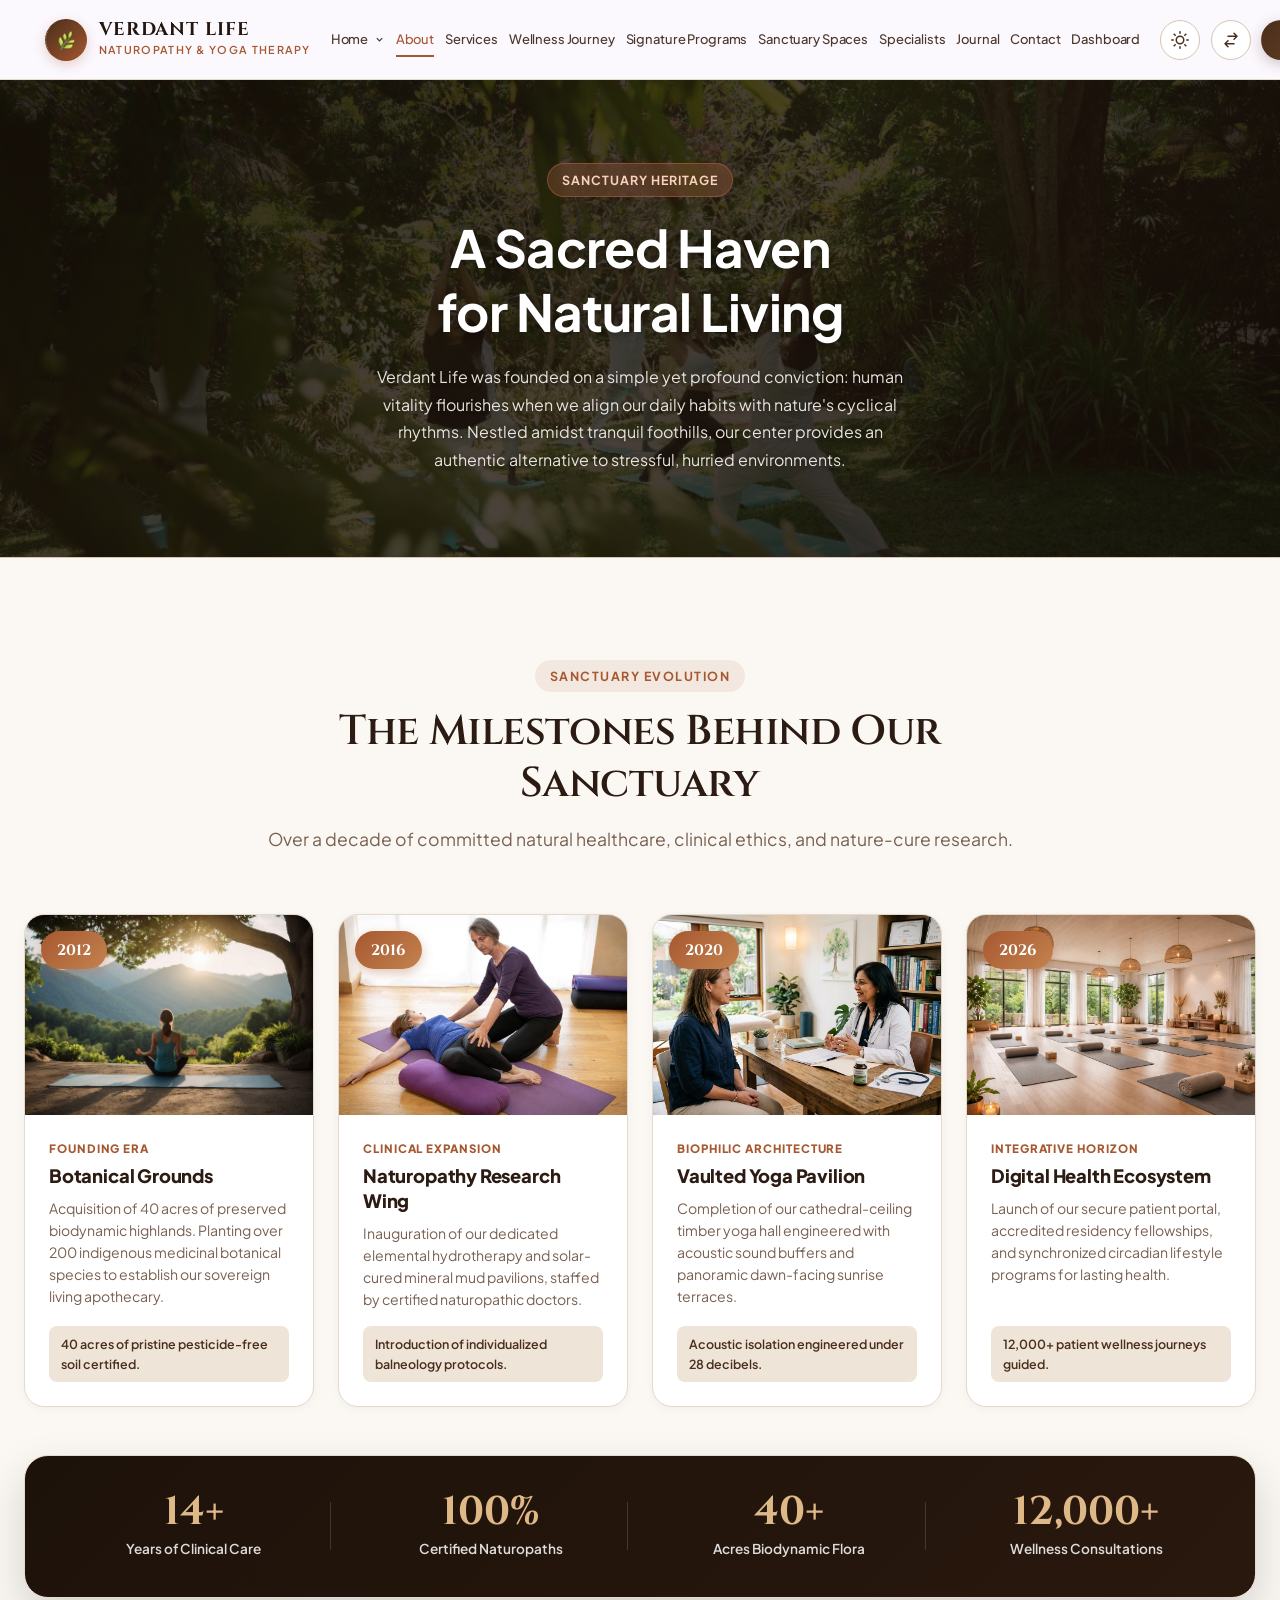
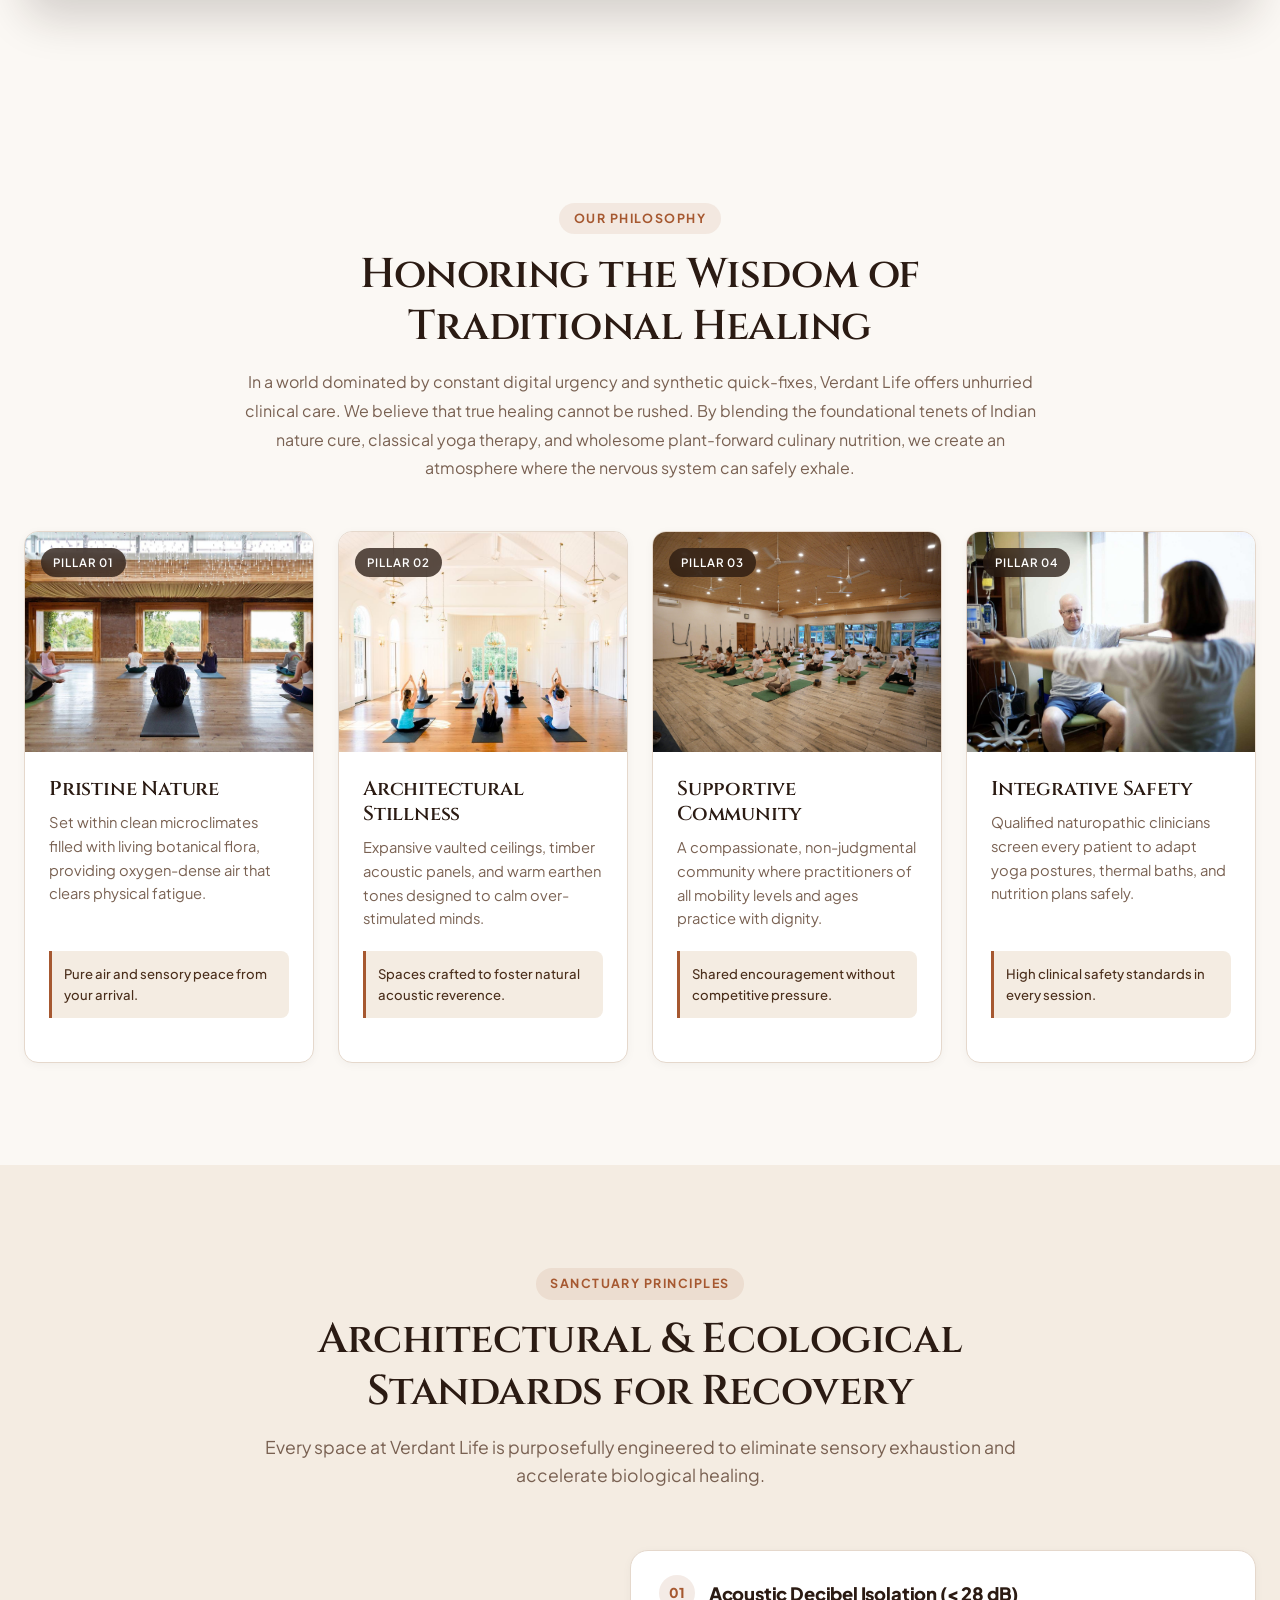
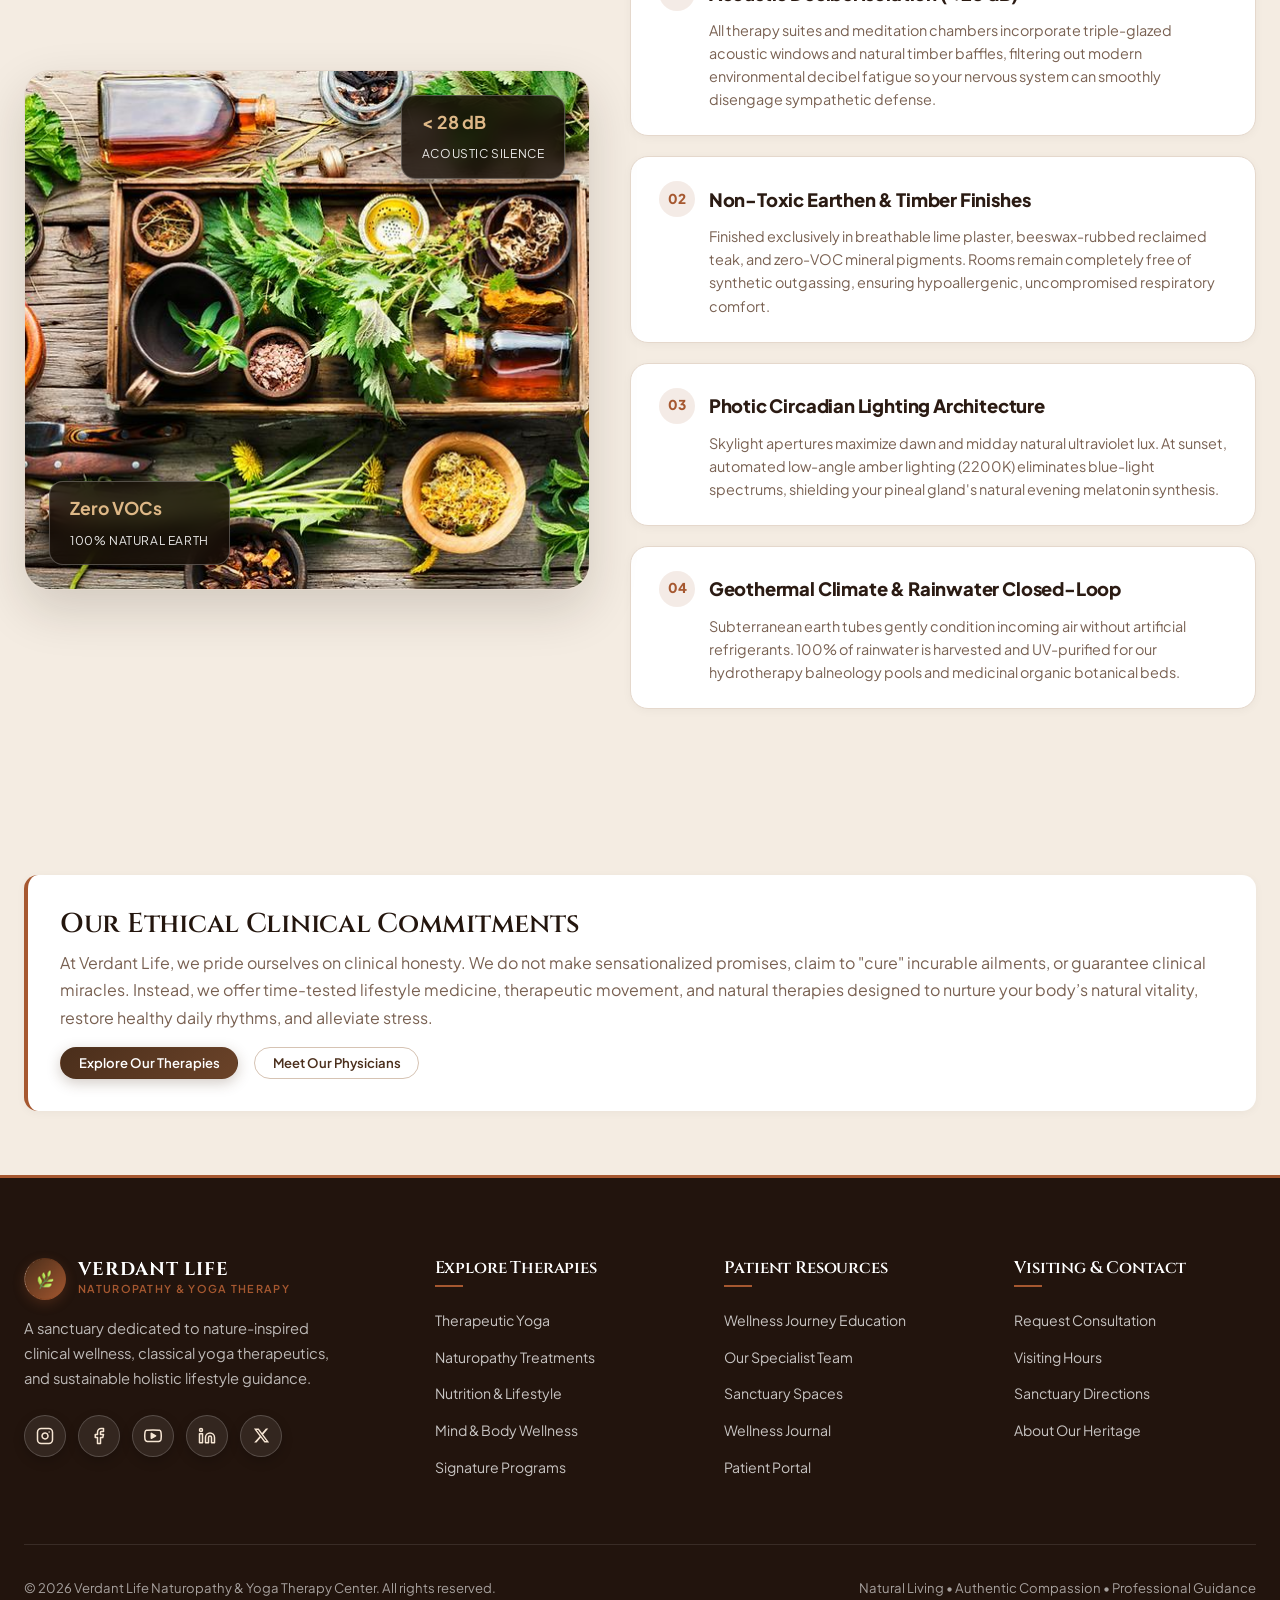
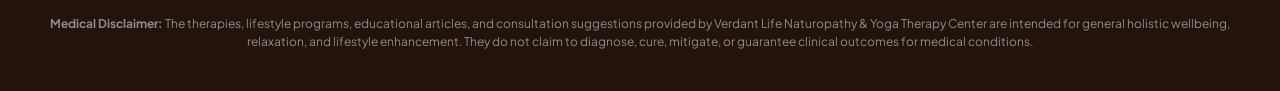
<file: about.html>
<!DOCTYPE html>
<html lang="en">
<head>
  <meta charset="UTF-8">
  <meta name="viewport" content="width=device-width, initial-scale=1.0">
  <title>About Our Sanctuary | Verdant Life Naturopathy</title>
  <meta name="description" content="Discover the philosophy, heritage, and clinical ethics behind Verdant Life Naturopathy & Yoga Therapy Center.">
  <link rel="preconnect" href="https://fonts.googleapis.com">
  <link rel="preconnect" href="https://fonts.gstatic.com" crossorigin>
  <link href="https://fonts.googleapis.com/css2?family=Cinzel:wght@500;600;700&family=Plus+Jakarta+Sans:ital,wght@0,400;0,500;0,600;0,700;1,400&display=swap" rel="stylesheet">
  <link rel="stylesheet" href="css/style.css">
  <link rel="icon" type="image/png" href="images/favicon.png">
  <script>
    (function() {
      if (localStorage.getItem('verdant-theme') === 'dark') {
        document.documentElement.setAttribute('data-theme', 'dark');
      }
      if (localStorage.getItem('verdant-direction') === 'rtl') {
        document.documentElement.setAttribute('dir', 'rtl');
      }
    })();
  </script>
</head>
<body>

  <!-- Navigation Header -->
    <!-- Navigation Header -->
    <!-- Navigation Header with Home Dropdown -->
  <header class="header">
    <div class="container header-inner">
      <a href="index.html" class="brand">
        <div class="brand-symbol"><img src="images/logo.png" alt="Verdant Life Logo"></div>
        <div class="brand-text">
          <span class="brand-name">VERDANT LIFE</span>
          <span class="brand-tagline">Naturopathy & Yoga Therapy</span>
        </div>
      </a>

      <nav>
        <ul class="nav-menu">
          <li class="nav-item dropdown">
            <a href="index.html" class="nav-link dropdown-toggle" aria-expanded="false">
              Home
              <svg class="dropdown-arrow" width="11" height="11" viewBox="0 0 24 24">
                <polyline points="6 9 12 15 18 9"></polyline>
              </svg>
            </a>
            <ul class="dropdown-menu">
              <li><a href="index.html" class="dropdown-link">Home 1 (Sanctuary Home)</a></li>
              <li><a href="home-2.html" class="dropdown-link">Home 2 (Clinical & Retreat)</a></li>
            </ul>
          </li>
          <li><a href="about.html" class="nav-link active">About</a></li>
          <li><a href="services.html" class="nav-link">Services</a></li>
          <li><a href="education.html" class="nav-link">Wellness Journey</a></li>
          <li><a href="programs.html" class="nav-link">Signature Programs</a></li>
          <li><a href="facilities.html" class="nav-link">Sanctuary Spaces</a></li>
          <li><a href="doctors.html" class="nav-link">Specialists</a></li>
          <li><a href="journal.html" class="nav-link">Journal</a></li>
          <li><a href="contact.html" class="nav-link">Contact</a></li>
          <li><a href="dashboard.html" class="nav-link">Dashboard</a></li>
          <!-- Mobile / Tablet Menu Actions (Below Dashboard Navlink) -->
          <li class="mobile-menu-actions">
            <div class="mobile-theme-rtl-row">
              <button class="icon-btn theme-toggle-btn" aria-label="Toggle theme" title="Toggle theme">
                <svg class="theme-icon-sun" width="18" height="18" viewBox="0 0 24 24" fill="none" stroke="currentColor" stroke-width="2" stroke-linecap="round" stroke-linejoin="round">
                  <circle cx="12" cy="12" r="5"></circle>
                  <line x1="12" y1="1" x2="12" y2="3"></line>
                  <line x1="12" y1="21" x2="12" y2="23"></line>
                  <line x1="4.22" y1="4.22" x2="5.64" y2="5.64"></line>
                  <line x1="18.36" y1="18.36" x2="19.78" y2="19.78"></line>
                  <line x1="1" y1="12" x2="3" y2="12"></line>
                  <line x1="21" y1="12" x2="23" y2="12"></line>
                  <line x1="4.22" y1="19.78" x2="5.64" y2="18.36"></line>
                  <line x1="18.36" y1="5.64" x2="19.78" y2="4.22"></line>
                </svg>
                <svg class="theme-icon-moon" style="display:none;" width="18" height="18" viewBox="0 0 24 24" fill="none" stroke="currentColor" stroke-width="2" stroke-linecap="round" stroke-linejoin="round">
                  <path d="M21 12.79A9 9 0 1 1 11.21 3 7 7 0 0 0 21 12.79z"></path>
                </svg>
              </button>
              <button class="icon-btn rtl-toggle-btn" aria-label="Toggle text direction" title="Toggle RTL / LTR">
                <svg width="18" height="18" viewBox="0 0 24 24" fill="none" stroke="currentColor" stroke-width="2" stroke-linecap="round" stroke-linejoin="round">
                  <path d="M8 7h12m0 0l-4-4m4 4l-4 4m0 6H4m0 0l4 4m-4-4l4-4"></path>
                </svg>
              </button>
            </div>
            <a href="login.html" class="btn btn-primary mobile-login-cta">Login</a>
          </li>
        </ul>
      </nav>

      <div class="header-actions">
        <button class="icon-btn theme-toggle-btn desktop-only-action" aria-label="Toggle theme" title="Toggle theme">
          <svg class="theme-icon-sun" width="18" height="18" viewBox="0 0 24 24" fill="none" stroke="currentColor" stroke-width="2" stroke-linecap="round" stroke-linejoin="round">
            <circle cx="12" cy="12" r="5"></circle>
            <line x1="12" y1="1" x2="12" y2="3"></line>
            <line x1="12" y1="21" x2="12" y2="23"></line>
            <line x1="4.22" y1="4.22" x2="5.64" y2="5.64"></line>
            <line x1="18.36" y1="18.36" x2="19.78" y2="19.78"></line>
            <line x1="1" y1="12" x2="3" y2="12"></line>
            <line x1="21" y1="12" x2="23" y2="12"></line>
            <line x1="4.22" y1="19.78" x2="5.64" y2="18.36"></line>
            <line x1="18.36" y1="5.64" x2="19.78" y2="4.22"></line>
          </svg>
          <svg class="theme-icon-moon" style="display:none;" width="18" height="18" viewBox="0 0 24 24" fill="none" stroke="currentColor" stroke-width="2" stroke-linecap="round" stroke-linejoin="round">
            <path d="M21 12.79A9 9 0 1 1 11.21 3 7 7 0 0 0 21 12.79z"></path>
          </svg>
        </button>
        <button class="icon-btn rtl-toggle-btn desktop-only-action" aria-label="Toggle text direction" title="Toggle RTL / LTR">
          <svg width="18" height="18" viewBox="0 0 24 24" fill="none" stroke="currentColor" stroke-width="2" stroke-linecap="round" stroke-linejoin="round">
            <path d="M8 7h12m0 0l-4-4m4 4l-4 4m0 6H4m0 0l4 4m-4-4l4-4"></path>
          </svg>
        </button>
        <a href="login.html" class="btn btn-primary btn-sm desktop-only-action">Login</a>
        <button class="mobile-toggle" aria-label="Toggle navigation">☰</button>
      </div>
    </div>
  </header>

  <!-- Hero Banner -->
  <section class="page-hero" style="background-image: url('images/image-21.png');">
    <div class="container">
      <div class="page-hero-content">
        <span class="section-tag">Sanctuary Heritage</span>
        <h1 class="page-hero-title">A Sacred Haven<br class="hero-line-break">for Natural Living</h1>
        <p class="page-hero-desc">
          Verdant Life was founded on a simple yet profound conviction: human<br class="hero-line-break">
          vitality flourishes when we align our daily habits with nature's cyclical<br class="hero-line-break">
          rhythms. Nestled amidst tranquil foothills, our center provides an<br class="hero-line-break">
          authentic alternative to stressful, hurried environments.
        </p>
      </div>
    </div>
  </section>

  <!-- Section A: Sanctuary Heritage Milestones -->
  <section class="section-padding bg-cream sanctuary-milestones-section" id="sanctuary-milestones">
    <div class="container">
      <div class="section-header text-center">
        <span class="section-tag">Sanctuary Evolution</span>
        <h2 class="section-title">The Milestones Behind Our Sanctuary</h2>
        <p class="section-subtitle">
          Over a decade of committed natural healthcare, clinical ethics, and nature-cure research.
        </p>
      </div>

      <!-- 4 Era Milestone Cards -->
      <div class="milestone-grid">
        <!-- Milestone 1 -->
        <div class="milestone-card">
          <div class="milestone-media">
            <img src="images/image-1.png" alt="Verdant Life founding sanctuary grounds in 2012">
            <span class="milestone-year-badge">2012</span>
          </div>
          <div class="milestone-body">
            <span class="milestone-era">Founding Era</span>
            <h3 class="milestone-title">Botanical Grounds</h3>
            <p class="milestone-desc">
              Acquisition of 40 acres of preserved biodynamic highlands. Planting over 200 indigenous medicinal botanical species to establish our sovereign living apothecary.
            </p>
            <div class="milestone-highlight">40 acres of pristine pesticide-free soil certified.</div>
          </div>
        </div>

        <!-- Milestone 2 -->
        <div class="milestone-card">
          <div class="milestone-media">
            <img src="images/image-3.png" alt="Construction of clinical naturopathy suites and hydrotherapy tubs in 2016">
            <span class="milestone-year-badge">2016</span>
          </div>
          <div class="milestone-body">
            <span class="milestone-era">Clinical Expansion</span>
            <h3 class="milestone-title">Naturopathy Research Wing</h3>
            <p class="milestone-desc">
              Inauguration of our dedicated elemental hydrotherapy and solar-cured mineral mud pavilions, staffed by certified naturopathic doctors.
            </p>
            <div class="milestone-highlight">Introduction of individualized balneology protocols.</div>
          </div>
        </div>

        <!-- Milestone 3 -->
        <div class="milestone-card">
          <div class="milestone-media">
            <img src="images/image-5.png" alt="Vaulted wooden therapeutic yoga pavilion built in 2020">
            <span class="milestone-year-badge">2020</span>
          </div>
          <div class="milestone-body">
            <span class="milestone-era">Biophilic Architecture</span>
            <h3 class="milestone-title">Vaulted Yoga Pavilion</h3>
            <p class="milestone-desc">
              Completion of our cathedral-ceiling timber yoga hall engineered with acoustic sound buffers and panoramic dawn-facing sunrise terraces.
            </p>
            <div class="milestone-highlight">Acoustic isolation engineered under 28 decibels.</div>
          </div>
        </div>

        <!-- Milestone 4 -->
        <div class="milestone-card">
          <div class="milestone-media">
            <img src="images/image-6.png" alt="Modern patient portal and clinical health sanctuary suite in 2026">
            <span class="milestone-year-badge">2026</span>
          </div>
          <div class="milestone-body">
            <span class="milestone-era">Integrative Horizon</span>
            <h3 class="milestone-title">Digital Health Ecosystem</h3>
            <p class="milestone-desc">
              Launch of our secure patient portal, accredited residency fellowships, and synchronized circadian lifestyle programs for lasting health.
            </p>
            <div class="milestone-highlight">12,000+ patient wellness journeys guided.</div>
          </div>
        </div>
      </div>

      <!-- Sanctuary Stats Banner -->
      <div class="sanctuary-stats-banner">
        <div class="sanctuary-stat-item">
          <div class="sanctuary-stat-number">14+</div>
          <div class="sanctuary-stat-label">Years of Clinical Care</div>
        </div>
        <div class="sanctuary-stat-item">
          <div class="sanctuary-stat-number">100%</div>
          <div class="sanctuary-stat-label">Certified Naturopaths</div>
        </div>
        <div class="sanctuary-stat-item">
          <div class="sanctuary-stat-number">40+</div>
          <div class="sanctuary-stat-label">Acres Biodynamic Flora</div>
        </div>
        <div class="sanctuary-stat-item">
          <div class="sanctuary-stat-number">12,000+</div>
          <div class="sanctuary-stat-label">Wellness Consultations</div>
        </div>
      </div>
    </div>
  </section>

  <!-- Narrative Section -->
  <section class="section-padding bg-cream">
    <div class="container">
      <div class="section-header text-center" style="max-width: 820px; margin: 0 auto 3rem auto;">
        <span class="section-tag">Our Philosophy</span>
        <h2>Honoring the Wisdom of Traditional Healing</h2>
        <p style="color: var(--text-muted); line-height: 1.8; margin-top: 1rem;">
          In a world dominated by constant digital urgency and synthetic quick-fixes, Verdant Life offers unhurried clinical care. We believe that true healing cannot be rushed. By blending the foundational tenets of Indian nature cure, classical yoga therapy, and wholesome plant-forward culinary nutrition, we create an atmosphere where the nervous system can safely exhale.
        </p>
      </div>

      <!-- 4 Pillars of Verdant Life (Even-Numbered: 4 Cards) -->
      <div class="grid-4">
        <!-- Pillar 1 -->
        <div class="card">
          <div class="card-media">
            <img src="images/image-31.png" alt="Group indoor meditation in luxury wellness hall facing greenery">
            <span class="card-media-badge">Pillar 01</span>
          </div>
          <div class="card-body">
            <h4 class="card-title">Pristine Nature</h4>
            <p class="card-text">Set within clean microclimates filled with living botanical flora, providing oxygen-dense air that clears physical fatigue.</p>
            <div class="card-benefit">Pure air and sensory peace from your arrival.</div>
          </div>
        </div>

        <!-- Pillar 2 -->
        <div class="card">
          <div class="card-media">
            <img src="images/image-38.png" alt="Group meditation in cathedral-style vaulted sanctuary">
            <span class="card-media-badge">Pillar 02</span>
          </div>
          <div class="card-body">
            <h4 class="card-title">Architectural Stillness</h4>
            <p class="card-text">Expansive vaulted ceilings, timber acoustic panels, and warm earthen tones designed to calm over-stimulated minds.</p>
            <div class="card-benefit">Spaces crafted to foster natural acoustic reverence.</div>
          </div>
        </div>

        <!-- Pillar 3 -->
        <div class="card">
          <div class="card-media">
            <img src="images/image-42.png" alt="Diverse practitioners seated in spacious hall with wood ceiling">
            <span class="card-media-badge">Pillar 03</span>
          </div>
          <div class="card-body">
            <h4 class="card-title">Supportive Community</h4>
            <p class="card-text">A compassionate, non-judgmental community where practitioners of all mobility levels and ages practice with dignity.</p>
            <div class="card-benefit">Shared encouragement without competitive pressure.</div>
          </div>
        </div>

        <!-- Pillar 4 -->
        <div class="card">
          <div class="card-media">
            <img src="images/image-111.png" alt="Integrative chair yoga in clinical recovery healing suite">
            <span class="card-media-badge">Pillar 04</span>
          </div>
          <div class="card-body">
            <h4 class="card-title">Integrative Safety</h4>
            <p class="card-text">Qualified naturopathic clinicians screen every patient to adapt yoga postures, thermal baths, and nutrition plans safely.</p>
            <div class="card-benefit">High clinical safety standards in every session.</div>
          </div>
        </div>
      </div>
    </div>
  </section>

  <!-- Section B: Ecological Architecture & Environmental Healing Standards -->
  <section class="section-padding bg-almond sanctuary-standards-section" id="sanctuary-standards">
    <div class="container">
      <div class="section-header text-center">
        <span class="section-tag">Sanctuary Principles</span>
        <h2 class="section-title">Architectural & Ecological Standards for Recovery</h2>
        <p class="section-subtitle">
          Every space at Verdant Life is purposefully engineered to eliminate sensory exhaustion and accelerate biological healing.
        </p>
      </div>

      <div class="standards-split">
        <!-- Visual Column -->
        <div class="standards-visual-col">
          <div class="standards-visual-frame">
            <img src="images/image-9.png" alt="Architectural timber sanctuary building nestled in botanical forest">
            <div class="standards-floating-badge badge-top-right">
              <strong>&lt; 28 dB</strong>
              <span>Acoustic Silence</span>
            </div>
            <div class="standards-floating-badge badge-bottom-left">
              <strong>Zero VOCs</strong>
              <span>100% Natural Earth</span>
            </div>
          </div>
        </div>

        <!-- Standards Cards Column -->
        <div class="standards-cards-col">
          <!-- Standard 1 -->
          <div class="standard-item-card">
            <div class="standard-item-header">
              <div class="standard-item-icon">01</div>
              <h3 class="standard-item-title">Acoustic Decibel Isolation (&lt; 28 dB)</h3>
            </div>
            <p class="standard-item-desc">
              All therapy suites and meditation chambers incorporate triple-glazed acoustic windows and natural timber baffles, filtering out modern environmental decibel fatigue so your nervous system can smoothly disengage sympathetic defense.
            </p>
          </div>

          <!-- Standard 2 -->
          <div class="standard-item-card">
            <div class="standard-item-header">
              <div class="standard-item-icon">02</div>
              <h3 class="standard-item-title">Non-Toxic Earthen & Timber Finishes</h3>
            </div>
            <p class="standard-item-desc">
              Finished exclusively in breathable lime plaster, beeswax-rubbed reclaimed teak, and zero-VOC mineral pigments. Rooms remain completely free of synthetic outgassing, ensuring hypoallergenic, uncompromised respiratory comfort.
            </p>
          </div>

          <!-- Standard 3 -->
          <div class="standard-item-card">
            <div class="standard-item-header">
              <div class="standard-item-icon">03</div>
              <h3 class="standard-item-title">Photic Circadian Lighting Architecture</h3>
            </div>
            <p class="standard-item-desc">
              Skylight apertures maximize dawn and midday natural ultraviolet lux. At sunset, automated low-angle amber lighting (2200K) eliminates blue-light spectrums, shielding your pineal gland's natural evening melatonin synthesis.
            </p>
          </div>

          <!-- Standard 4 -->
          <div class="standard-item-card">
            <div class="standard-item-header">
              <div class="standard-item-icon">04</div>
              <h3 class="standard-item-title">Geothermal Climate & Rainwater Closed-Loop</h3>
            </div>
            <p class="standard-item-desc">
              Subterranean earth tubes gently condition incoming air without artificial refrigerants. 100% of rainwater is harvested and UV-purified for our hydrotherapy balneology pools and medicinal organic botanical beds.
            </p>
          </div>
        </div>
      </div>
    </div>
  </section>

  <!-- Ethical Standards & Non-Curative Notice -->
  <section class="section-padding-sm bg-almond">
    <div class="container">
      <div style="background: var(--bg-surface); padding: 2rem; border-radius: var(--radius-md); border-left: 4px solid var(--accent-terracotta); box-shadow: var(--shadow-sm);">
        <h3 style="margin-bottom: 0.5rem; color: var(--primary-deep);">Our Ethical Clinical Commitments</h3>
        <p style="color: var(--text-muted); line-height: 1.7; margin-bottom: 1rem;">
          At Verdant Life, we pride ourselves on clinical honesty. We do not make sensationalized promises, claim to "cure" incurable ailments, or guarantee clinical miracles. Instead, we offer time-tested lifestyle medicine, therapeutic movement, and natural therapies designed to nurture your body’s natural vitality, restore healthy daily rhythms, and alleviate stress.
        </p>
        <div style="display: flex; gap: 1rem; flex-wrap: wrap;">
          <a href="services.html" class="btn btn-primary btn-sm">Explore Our Therapies</a>
          <a href="doctors.html" class="btn btn-secondary btn-sm">Meet Our Physicians</a>
        </div>
      </div>
    </div>
  </section>

  <!-- Footer -->
  <footer class="footer">
    <div class="container">
      <div class="footer-grid">
        <div class="footer-brand">
          <div class="brand">
            <div class="brand-symbol"><img src="images/logo.png" alt="Verdant Life Logo"></div>
            <div class="brand-text">
              <span class="brand-name">VERDANT LIFE</span>
              <span class="brand-tagline">Naturopathy & Yoga Therapy</span>
            </div>
          </div>
          <p class="footer-description">
            A sanctuary dedicated to nature-inspired clinical wellness, classical yoga therapeutics, and sustainable holistic lifestyle guidance.
          </p>
          <!-- Sanctuary Social Media Channels -->
          <div class="footer-social-links" aria-label="Sanctuary Social Media Channels">
            <a href="https://instagram.com" target="_blank" rel="noopener noreferrer" class="footer-social-btn" aria-label="Verdant Life on Instagram" title="Follow us on Instagram">
              <svg width="18" height="18" viewBox="0 0 24 24" fill="none" stroke="currentColor" stroke-width="2" stroke-linecap="round" stroke-linejoin="round">
                <rect x="2" y="2" width="20" height="20" rx="5" ry="5"></rect>
                <path d="M16 11.37A4 4 0 1 1 12.63 8 4 4 0 0 1 16 11.37z"></path>
                <line x1="17.5" y1="6.5" x2="17.51" y2="6.5"></line>
              </svg>
            </a>
            <a href="https://facebook.com" target="_blank" rel="noopener noreferrer" class="footer-social-btn" aria-label="Verdant Life on Facebook" title="Connect on Facebook">
              <svg width="18" height="18" viewBox="0 0 24 24" fill="none" stroke="currentColor" stroke-width="2" stroke-linecap="round" stroke-linejoin="round">
                <path d="M18 2h-3a5 5 0 0 0-5 5v3H7v4h3v8h4v-8h3l1-4h-4V7a1 1 0 0 1 1-1h3z"></path>
              </svg>
            </a>
            <a href="https://youtube.com" target="_blank" rel="noopener noreferrer" class="footer-social-btn" aria-label="Verdant Life on YouTube" title="Watch on YouTube">
              <svg width="18" height="18" viewBox="0 0 24 24" fill="none" stroke="currentColor" stroke-width="2" stroke-linecap="round" stroke-linejoin="round">
                <path d="M22.54 6.42a2.78 2.78 0 0 0-1.94-2C18.88 4 12 4 12 4s-6.88 0-8.6.46a2.78 2.78 0 0 0-1.94 2A29 29 0 0 0 1 11.75a29 29 0 0 0 .46 5.33A2.78 2.78 0 0 0 3.4 19c1.72.46 8.6.46 8.6.46s6.88 0 8.6-.46a2.78 2.78 0 0 0 1.94-2 29 29 0 0 0 .46-5.25 29 29 0 0 0-.46-5.33z"></path>
                <polygon points="9.75 15.02 15.5 11.75 9.75 8.48 9.75 15.02" fill="currentColor"></polygon>
              </svg>
            </a>
            <a href="https://linkedin.com" target="_blank" rel="noopener noreferrer" class="footer-social-btn" aria-label="Verdant Life on LinkedIn" title="Follow our Clinical Board on LinkedIn">
              <svg width="18" height="18" viewBox="0 0 24 24" fill="none" stroke="currentColor" stroke-width="2" stroke-linecap="round" stroke-linejoin="round">
                <path d="M16 8a6 6 0 0 1 6 6v7h-4v-7a2 2 0 0 0-2-2 2 2 0 0 0-2 2v7h-4v-7a6 6 0 0 1 6-6z"></path>
                <rect x="2" y="9" width="4" height="12"></rect>
                <circle cx="4" cy="4" r="2"></circle>
              </svg>
            </a>
            <a href="https://x.com" target="_blank" rel="noopener noreferrer" class="footer-social-btn" aria-label="Verdant Life on X" title="Follow us on X">
              <svg width="17" height="17" viewBox="0 0 24 24" fill="currentColor">
                <path d="M18.244 2.25h3.308l-7.227 8.26 8.502 11.24H16.17l-5.214-6.817L4.99 21.75H1.68l7.73-8.835L1.254 2.25H8.08l4.713 6.231zm-1.161 17.52h1.833L7.084 4.126H5.117z"/>
              </svg>
            </a>
          </div>
        </div>

        <div class="footer-col">
          <h4>Explore Therapies</h4>
          <ul class="footer-links">
            <li><a href="services.html#yoga">Therapeutic Yoga</a></li>
            <li><a href="services.html#naturopathy">Naturopathy Treatments</a></li>
            <li><a href="services.html#nutrition">Nutrition & Lifestyle</a></li>
            <li><a href="services.html#mind-body">Mind & Body Wellness</a></li>
            <li><a href="programs.html">Signature Programs</a></li>
          </ul>
        </div>

        <div class="footer-col">
          <h4>Patient Resources</h4>
          <ul class="footer-links">
            <li><a href="education.html">Wellness Journey Education</a></li>
            <li><a href="doctors.html">Our Specialist Team</a></li>
            <li><a href="facilities.html">Sanctuary Spaces</a></li>
            <li><a href="journal.html">Wellness Journal</a></li>
            <li><a href="dashboard.html">Patient Portal</a></li>
          </ul>
        </div>

        <div class="footer-col">
          <h4>Visiting & Contact</h4>
          <ul class="footer-links">
            <li><a href="contact.html">Request Consultation</a></li>
            <li><a href="contact.html#hours">Visiting Hours</a></li>
            <li><a href="contact.html#location">Sanctuary Directions</a></li>
            <li><a href="about.html">About Our Heritage</a></li>
          </ul>
        </div>
      </div>

      <div class="footer-bottom">
        <div>© 2026 Verdant Life Naturopathy & Yoga Therapy Center. All rights reserved.</div>
        <div>Natural Living • Authentic Compassion • Professional Guidance</div>
      </div>

      <div class="footer-disclaimer-notice">
        <strong>Medical Disclaimer:</strong> The therapies, lifestyle programs, educational articles, and consultation suggestions provided by Verdant Life Naturopathy & Yoga Therapy Center are intended for general holistic wellbeing, relaxation, and lifestyle enhancement. They do not claim to diagnose, cure, mitigate, or guarantee clinical outcomes for medical conditions.
      </div>
    </div>
  </footer>

  <script src="js/main.js"></script>
  <!-- Drop to Top Button with Hover Effect -->
  <button id="backToTop" class="back-to-top-btn" aria-label="Scroll to top of page" title="Scroll to top">
    <svg width="20" height="20" viewBox="0 0 24 24" fill="none" stroke="currentColor" stroke-width="2.5" stroke-linecap="round" stroke-linejoin="round">
      <line x1="12" y1="19" x2="12" y2="5"></line>
      <polyline points="5 12 12 5 19 12"></polyline>
    </svg>
  </button>
</body>
</html>
</file>
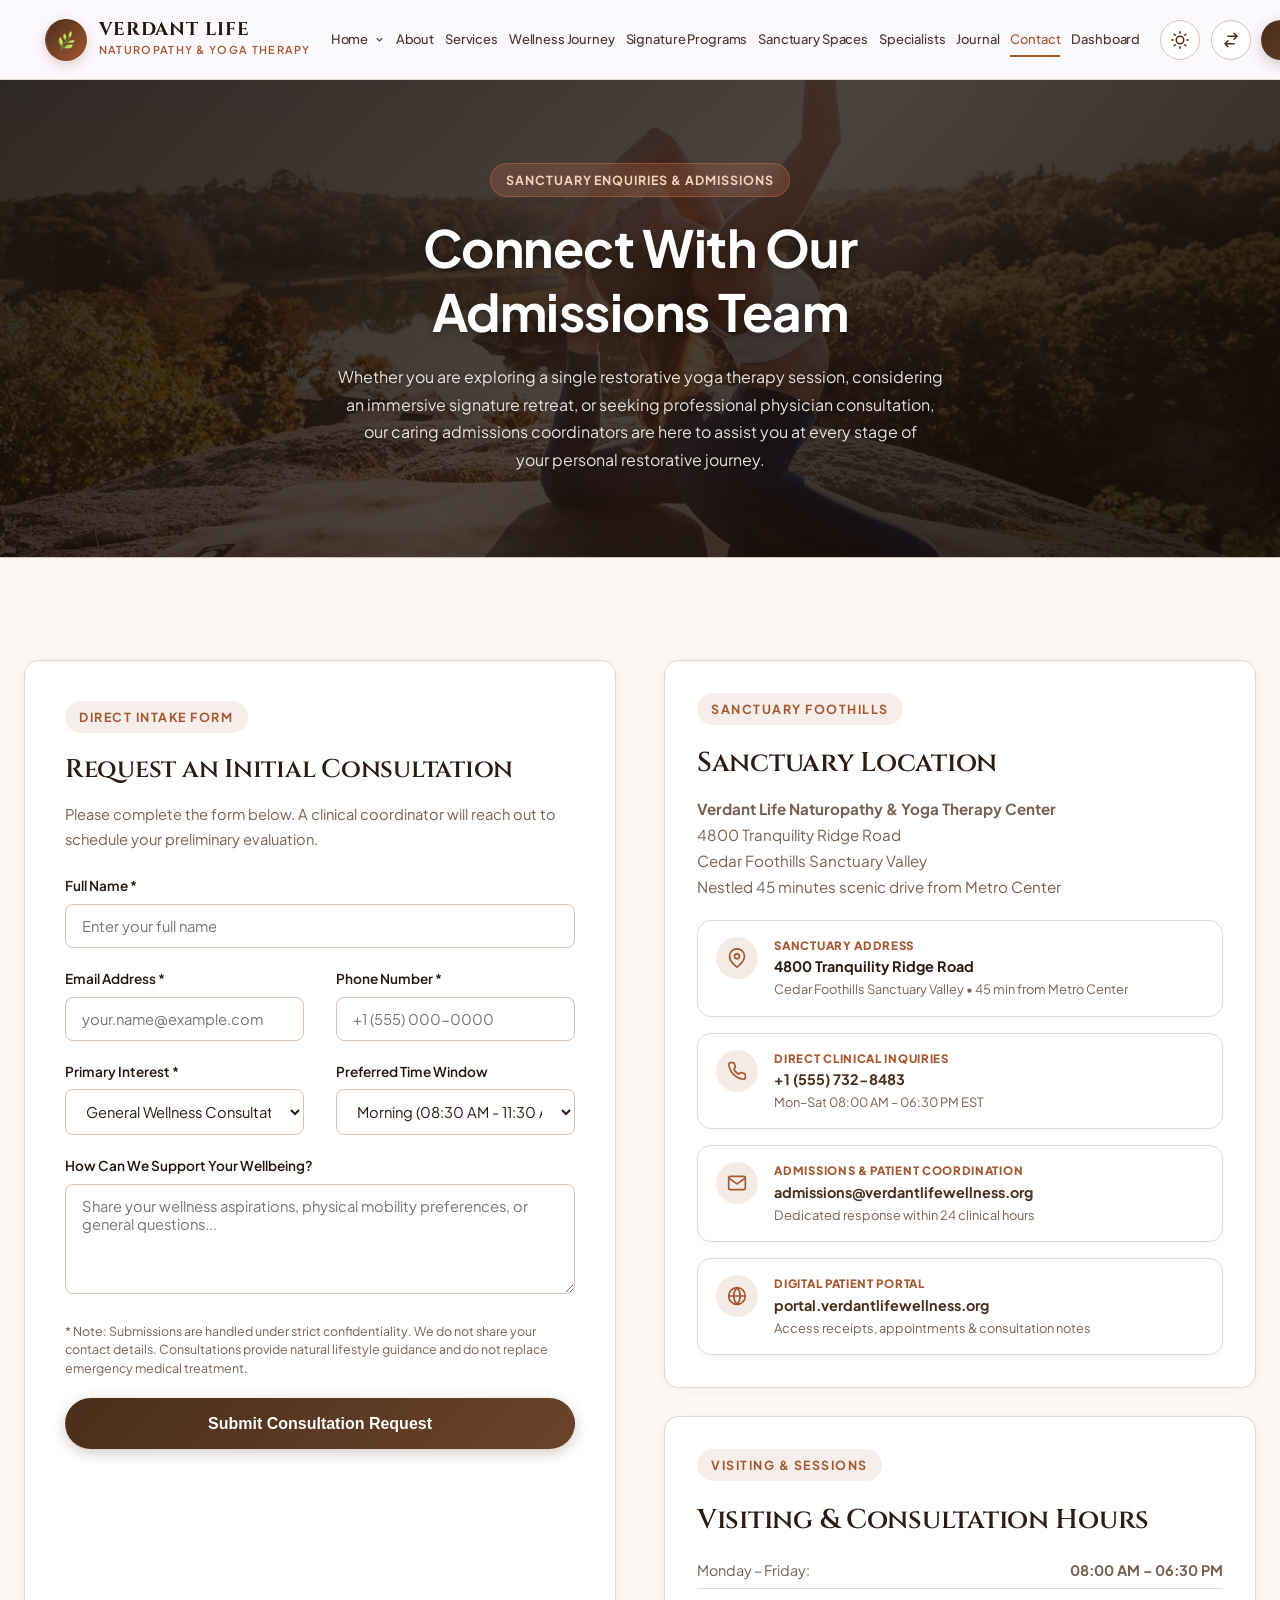
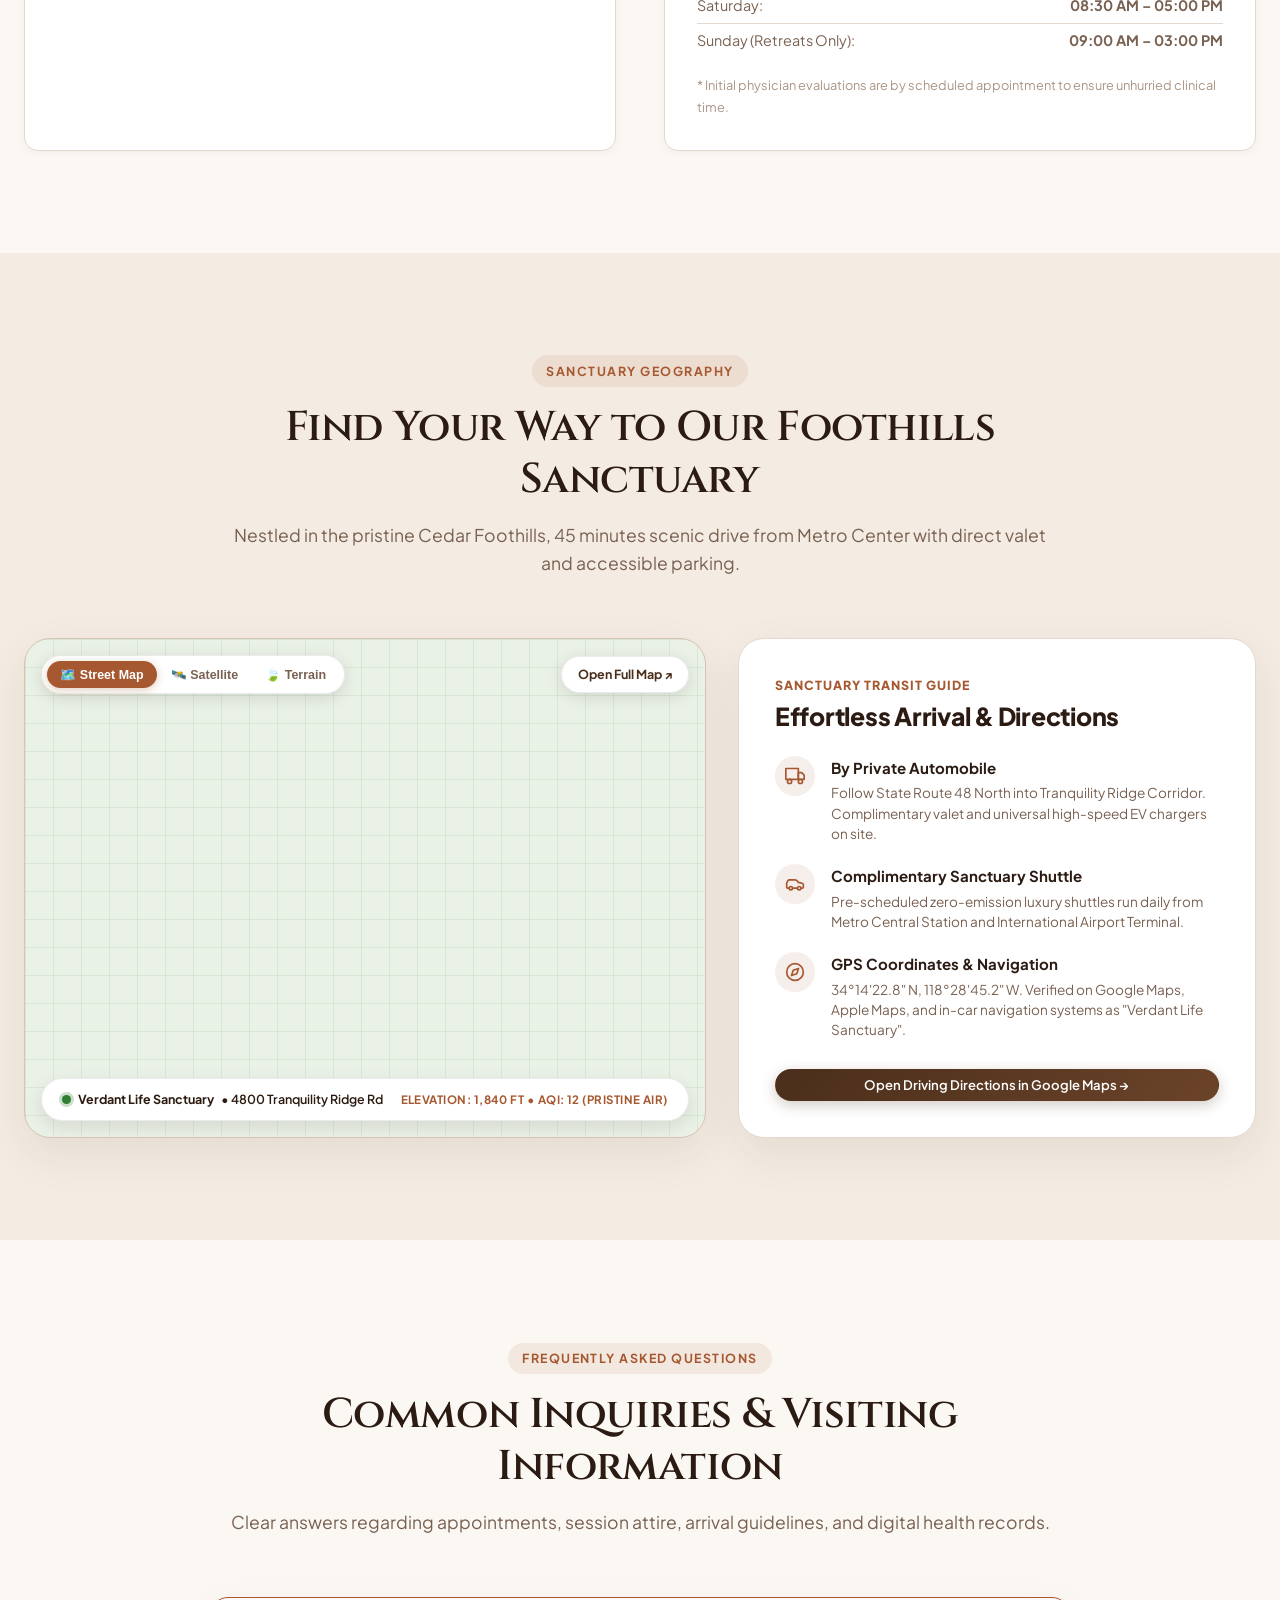
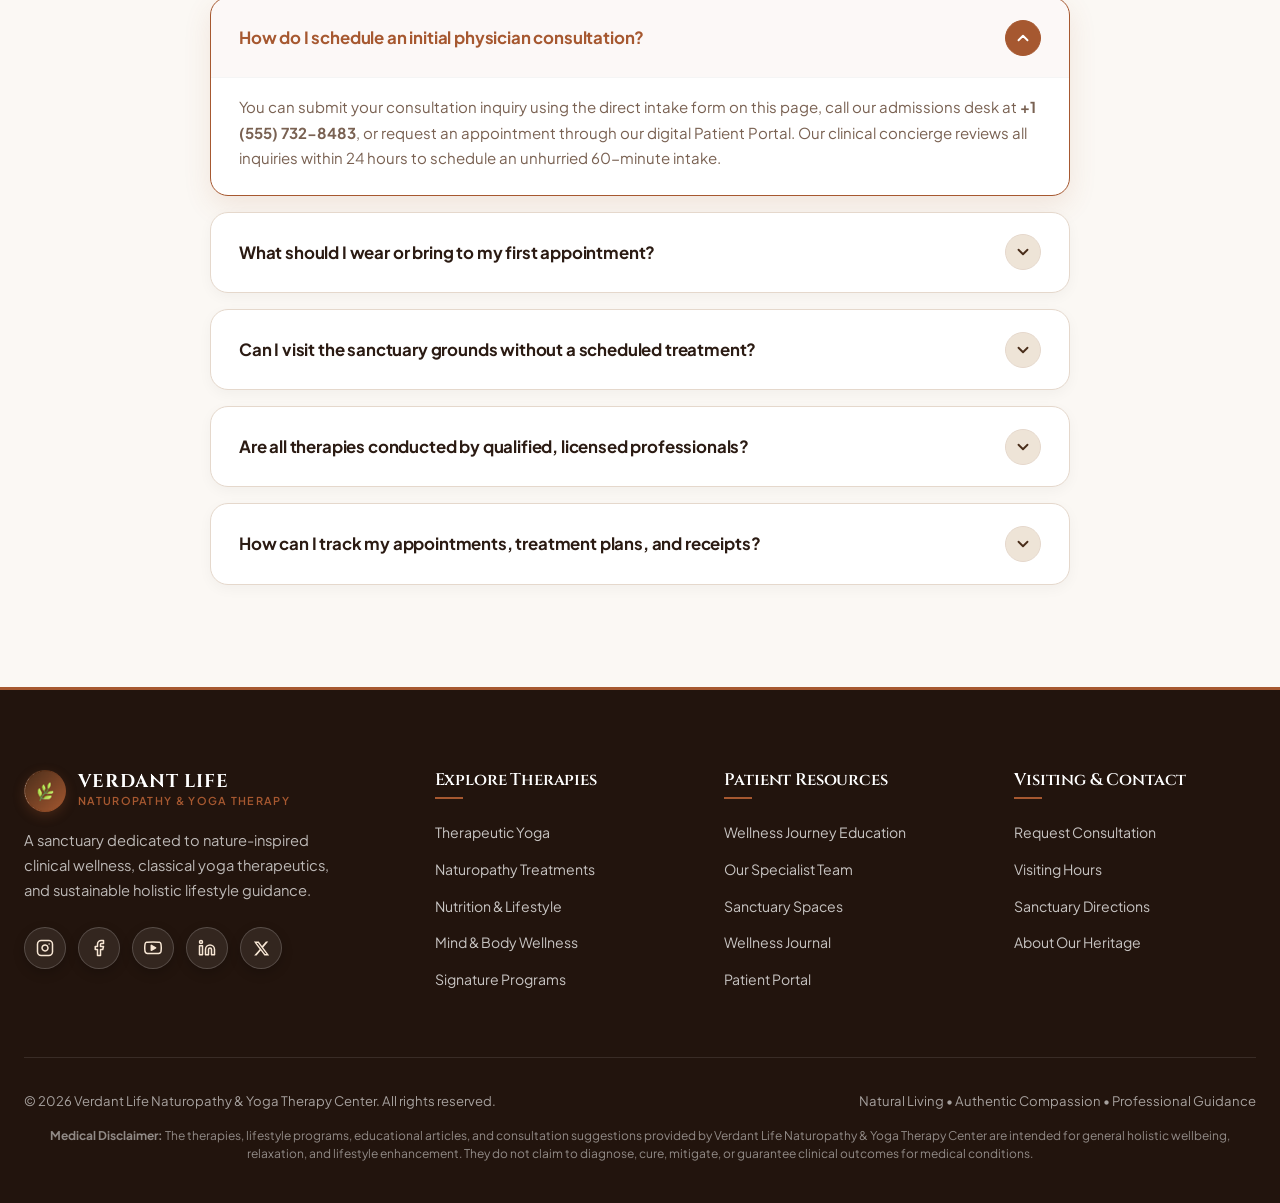
<file: contact.html>
<!DOCTYPE html>
<html lang="en">
<head>
  <meta charset="UTF-8">
  <meta name="viewport" content="width=device-width, initial-scale=1.0">
  <title>Contact & Consultation Request | Verdant Life</title>
  <meta name="description" content="Connect with the Verdant Life admissions team, plan your visit to our sanctuary foothills, or request an initial consultation with our clinicians.">
  <link rel="preconnect" href="https://fonts.googleapis.com">
  <link rel="preconnect" href="https://fonts.gstatic.com" crossorigin>
  <link href="https://fonts.googleapis.com/css2?family=Cinzel:wght@500;600;700&family=Plus+Jakarta+Sans:ital,wght@0,400;0,500;0,600;0,700;1,400&display=swap" rel="stylesheet">
  <link rel="stylesheet" href="css/style.css">
  <link rel="icon" type="image/png" href="images/favicon.png">
  <script>
    (function() {
      if (localStorage.getItem('verdant-theme') === 'dark') {
        document.documentElement.setAttribute('data-theme', 'dark');
      }
      if (localStorage.getItem('verdant-direction') === 'rtl') {
        document.documentElement.setAttribute('dir', 'rtl');
      }
    })();
  </script>
</head>
<body>

  <!-- Navigation Header -->
    <!-- Navigation Header -->
    <!-- Navigation Header with Home Dropdown -->
  <header class="header">
    <div class="container header-inner">
      <a href="index.html" class="brand">
        <div class="brand-symbol"><img src="images/logo.png" alt="Verdant Life Logo"></div>
        <div class="brand-text">
          <span class="brand-name">VERDANT LIFE</span>
          <span class="brand-tagline">Naturopathy & Yoga Therapy</span>
        </div>
      </a>

      <nav>
        <ul class="nav-menu">
          <li class="nav-item dropdown">
            <a href="index.html" class="nav-link dropdown-toggle" aria-expanded="false">
              Home
              <svg class="dropdown-arrow" width="11" height="11" viewBox="0 0 24 24">
                <polyline points="6 9 12 15 18 9"></polyline>
              </svg>
            </a>
            <ul class="dropdown-menu">
              <li><a href="index.html" class="dropdown-link">Home 1 (Sanctuary Home)</a></li>
              <li><a href="home-2.html" class="dropdown-link">Home 2 (Clinical & Retreat)</a></li>
            </ul>
          </li>
          <li><a href="about.html" class="nav-link">About</a></li>
          <li><a href="services.html" class="nav-link">Services</a></li>
          <li><a href="education.html" class="nav-link">Wellness Journey</a></li>
          <li><a href="programs.html" class="nav-link">Signature Programs</a></li>
          <li><a href="facilities.html" class="nav-link">Sanctuary Spaces</a></li>
          <li><a href="doctors.html" class="nav-link">Specialists</a></li>
          <li><a href="journal.html" class="nav-link">Journal</a></li>
          <li><a href="contact.html" class="nav-link active">Contact</a></li>
          <li><a href="dashboard.html" class="nav-link">Dashboard</a></li>
          <!-- Mobile / Tablet Menu Actions (Below Dashboard Navlink) -->
          <li class="mobile-menu-actions">
            <div class="mobile-theme-rtl-row">
              <button class="icon-btn theme-toggle-btn" aria-label="Toggle theme" title="Toggle theme">
                <svg class="theme-icon-sun" width="18" height="18" viewBox="0 0 24 24" fill="none" stroke="currentColor" stroke-width="2" stroke-linecap="round" stroke-linejoin="round">
                  <circle cx="12" cy="12" r="5"></circle>
                  <line x1="12" y1="1" x2="12" y2="3"></line>
                  <line x1="12" y1="21" x2="12" y2="23"></line>
                  <line x1="4.22" y1="4.22" x2="5.64" y2="5.64"></line>
                  <line x1="18.36" y1="18.36" x2="19.78" y2="19.78"></line>
                  <line x1="1" y1="12" x2="3" y2="12"></line>
                  <line x1="21" y1="12" x2="23" y2="12"></line>
                  <line x1="4.22" y1="19.78" x2="5.64" y2="18.36"></line>
                  <line x1="18.36" y1="5.64" x2="19.78" y2="4.22"></line>
                </svg>
                <svg class="theme-icon-moon" style="display:none;" width="18" height="18" viewBox="0 0 24 24" fill="none" stroke="currentColor" stroke-width="2" stroke-linecap="round" stroke-linejoin="round">
                  <path d="M21 12.79A9 9 0 1 1 11.21 3 7 7 0 0 0 21 12.79z"></path>
                </svg>
              </button>
              <button class="icon-btn rtl-toggle-btn" aria-label="Toggle text direction" title="Toggle RTL / LTR">
                <svg width="18" height="18" viewBox="0 0 24 24" fill="none" stroke="currentColor" stroke-width="2" stroke-linecap="round" stroke-linejoin="round">
                  <path d="M8 7h12m0 0l-4-4m4 4l-4 4m0 6H4m0 0l4 4m-4-4l4-4"></path>
                </svg>
              </button>
            </div>
            <a href="login.html" class="btn btn-primary mobile-login-cta">Login</a>
          </li>
        </ul>
      </nav>

      <div class="header-actions">
        <button class="icon-btn theme-toggle-btn desktop-only-action" aria-label="Toggle theme" title="Toggle theme">
          <svg class="theme-icon-sun" width="18" height="18" viewBox="0 0 24 24" fill="none" stroke="currentColor" stroke-width="2" stroke-linecap="round" stroke-linejoin="round">
            <circle cx="12" cy="12" r="5"></circle>
            <line x1="12" y1="1" x2="12" y2="3"></line>
            <line x1="12" y1="21" x2="12" y2="23"></line>
            <line x1="4.22" y1="4.22" x2="5.64" y2="5.64"></line>
            <line x1="18.36" y1="18.36" x2="19.78" y2="19.78"></line>
            <line x1="1" y1="12" x2="3" y2="12"></line>
            <line x1="21" y1="12" x2="23" y2="12"></line>
            <line x1="4.22" y1="19.78" x2="5.64" y2="18.36"></line>
            <line x1="18.36" y1="5.64" x2="19.78" y2="4.22"></line>
          </svg>
          <svg class="theme-icon-moon" style="display:none;" width="18" height="18" viewBox="0 0 24 24" fill="none" stroke="currentColor" stroke-width="2" stroke-linecap="round" stroke-linejoin="round">
            <path d="M21 12.79A9 9 0 1 1 11.21 3 7 7 0 0 0 21 12.79z"></path>
          </svg>
        </button>
        <button class="icon-btn rtl-toggle-btn desktop-only-action" aria-label="Toggle text direction" title="Toggle RTL / LTR">
          <svg width="18" height="18" viewBox="0 0 24 24" fill="none" stroke="currentColor" stroke-width="2" stroke-linecap="round" stroke-linejoin="round">
            <path d="M8 7h12m0 0l-4-4m4 4l-4 4m0 6H4m0 0l4 4m-4-4l4-4"></path>
          </svg>
        </button>
        <a href="login.html" class="btn btn-primary btn-sm desktop-only-action">Login</a>
        <button class="mobile-toggle" aria-label="Toggle navigation">☰</button>
      </div>
    </div>
  </header>

  <!-- Hero Banner -->
  <section class="page-hero" style="background-image: url('images/image-113.png');">
    <div class="container">
      <div class="page-hero-content">
        <span class="section-tag">Sanctuary Enquiries & Admissions</span>
        <h1 class="page-hero-title">Connect With Our<br class="hero-line-break">Admissions Team</h1>
        <p class="page-hero-desc">
          Whether you are exploring a single restorative yoga therapy session, considering<br class="hero-line-break">
          an immersive signature retreat, or seeking professional physician consultation,<br class="hero-line-break">
          our caring admissions coordinators are here to assist you at every stage of<br class="hero-line-break">
          your personal restorative journey.
        </p>
      </div>
    </div>
  </section>

  <!-- Main Consultation Form & Visiting Information -->
  <section class="section-padding bg-cream">
    <div class="container">
      <div class="grid-2" style="gap: 3rem;">
        <!-- Consultation Enquiry Form -->
        <div style="background: var(--bg-surface); padding: clamp(1.5rem, 4vw, 2.5rem); border-radius: var(--radius-md); border: 1px solid var(--border-light); box-shadow: var(--shadow-sm);">
          <span class="section-tag">Direct Intake Form</span>
          <h2 style="font-size: 1.6rem; margin: 0.5rem 0 1rem 0;">Request an Initial Consultation</h2>
          <p style="color: var(--text-muted); font-size: 0.92rem; margin-bottom: 1.5rem;">
            Please complete the form below. A clinical coordinator will reach out to schedule your preliminary evaluation.
          </p>

          <form id="main-contact-form" onsubmit="event.preventDefault(); showToast('Thank you! Your consultation request has been submitted. We will contact you within 24 hours.'); this.reset();">
            <div class="form-group">
              <label class="form-label">Full Name *</label>
              <input type="text" class="form-control" required placeholder="Enter your full name">
            </div>

            <div class="grid-2">
              <div class="form-group">
                <label class="form-label">Email Address *</label>
                <input type="email" class="form-control" required placeholder="your.name@example.com">
              </div>
              <div class="form-group">
                <label class="form-label">Phone Number *</label>
                <input type="tel" class="form-control" required placeholder="+1 (555) 000-0000">
              </div>
            </div>

            <div class="grid-2">
              <div class="form-group">
                <label class="form-label">Primary Interest *</label>
                <select class="form-control" id="contact-interest-select">
                  <option value="General Wellness Consultation">General Wellness Consultation</option>
                  <option value="Therapeutic Yoga">Therapeutic Yoga (Hatha / Restorative)</option>
                  <option value="Naturopathy Treatments">Naturopathy Treatments (Hydrotherapy / Mud)</option>
                  <option value="Nutrition Guidance">Personalized Nutrition Guidance</option>
                  <option value="Mind & Body Wellness">Mind & Body Relaxation</option>
                  <option value="Signature Programs">Signature Program Immersion</option>
                </select>
              </div>
              <div class="form-group">
                <label class="form-label">Preferred Time Window</label>
                <select class="form-control">
                  <option>Morning (08:30 AM - 11:30 AM)</option>
                  <option>Afternoon (01:00 PM - 04:00 PM)</option>
                  <option>Evening (04:30 PM - 06:30 PM)</option>
                </select>
              </div>
            </div>

            <div class="form-group">
              <label class="form-label">How Can We Support Your Wellbeing?</label>
              <textarea class="form-control" placeholder="Share your wellness aspirations, physical mobility preferences, or general questions..."></textarea>
            </div>

            <div style="font-size: 0.78rem; color: var(--text-muted); margin-bottom: 1.25rem; line-height: 1.5;">
              * Note: Submissions are handled under strict confidentiality. We do not share your contact details. Consultations provide natural lifestyle guidance and do not replace emergency medical treatment.
            </div>

            <button type="submit" class="btn btn-primary btn-lg" style="width: 100%;">Submit Consultation Request</button>
          </form>
        </div>

        <!-- Sanctuary Location & Hours -->
        <div style="display: flex; flex-direction: column; gap: 1.75rem;">
          <div style="background: var(--bg-surface); padding: clamp(1.25rem, 4vw, 2rem); border-radius: var(--radius-md); border: 1px solid var(--border-light); box-shadow: var(--shadow-sm);">
            <span class="section-tag">Sanctuary Foothills</span>
            <h3 style="margin: 0.5rem 0 1rem 0;">Sanctuary Location</h3>
            <p style="color: var(--text-muted); font-size: 0.95rem; line-height: 1.7; margin-bottom: 1.25rem;">
              <strong>Verdant Life Naturopathy & Yoga Therapy Center</strong><br>
              4800 Tranquility Ridge Road<br>
              Cedar Foothills Sanctuary Valley<br>
              Nestled 45 minutes scenic drive from Metro Center
            </p>
            <div class="contact-info-list">
              <!-- Location Item -->
              <div class="contact-info-item">
                <div class="contact-icon-badge">
                  <svg width="20" height="20" viewBox="0 0 24 24" fill="none" stroke="currentColor" stroke-width="2" stroke-linecap="round" stroke-linejoin="round">
                    <path d="M21 10c0 7-9 13-9 13s-9-6-9-13a9 9 0 0 1 18 0z"></path>
                    <circle cx="12" cy="10" r="3"></circle>
                  </svg>
                </div>
                <div class="contact-info-text">
                  <span class="contact-info-label">Sanctuary Address</span>
                  <strong>4800 Tranquility Ridge Road</strong>
                  <span class="contact-info-sub">Cedar Foothills Sanctuary Valley • 45 min from Metro Center</span>
                </div>
              </div>

              <!-- Phone Item -->
              <div class="contact-info-item">
                <div class="contact-icon-badge">
                  <svg width="20" height="20" viewBox="0 0 24 24" fill="none" stroke="currentColor" stroke-width="2" stroke-linecap="round" stroke-linejoin="round">
                    <path d="M22 16.92v3a2 2 0 0 1-2.18 2 19.79 19.79 0 0 1-8.63-3.07 19.5 19.5 0 0 1-6-6 19.79 19.79 0 0 1-3.07-8.67A2 2 0 0 1 4.11 2h3a2 2 0 0 1 2 1.72 12.84 12.84 0 0 0 .7 2.81 2 2 0 0 1-.45 2.11L8.09 9.91a16 16 0 0 0 6 6l1.27-1.27a2 2 0 0 1 2.11-.45 12.84 12.84 0 0 0 2.81.7A2 2 0 0 1 22 16.92z"></path>
                  </svg>
                </div>
                <div class="contact-info-text">
                  <span class="contact-info-label">Direct Clinical Inquiries</span>
                  <a href="tel:+15557328483" class="contact-info-link">+1 (555) 732-8483</a>
                  <span class="contact-info-sub">Mon–Sat 08:00 AM – 06:30 PM EST</span>
                </div>
              </div>

              <!-- Email Item -->
              <div class="contact-info-item">
                <div class="contact-icon-badge">
                  <svg width="20" height="20" viewBox="0 0 24 24" fill="none" stroke="currentColor" stroke-width="2" stroke-linecap="round" stroke-linejoin="round">
                    <path d="M4 4h16c1.1 0 2 .9 2 2v12c0 1.1-.9 2-2 2H4c-1.1 0-2-.9-2-2V6c0-1.1.9-2 2-2z"></path>
                    <polyline points="22,6 12,13 2,6"></polyline>
                  </svg>
                </div>
                <div class="contact-info-text">
                  <span class="contact-info-label">Admissions & Patient Coordination</span>
                  <a href="mailto:admissions@verdantlifewellness.org" class="contact-info-link">admissions@verdantlifewellness.org</a>
                  <span class="contact-info-sub">Dedicated response within 24 clinical hours</span>
                </div>
              </div>

              <!-- Patient Portal Item -->
              <div class="contact-info-item">
                <div class="contact-icon-badge">
                  <svg width="20" height="20" viewBox="0 0 24 24" fill="none" stroke="currentColor" stroke-width="2" stroke-linecap="round" stroke-linejoin="round">
                    <circle cx="12" cy="12" r="10"></circle>
                    <line x1="2" y1="12" x2="22" y2="12"></line>
                    <path d="M12 2a15.3 15.3 0 0 1 4 10 15.3 15.3 0 0 1-4 10 15.3 15.3 0 0 1-4-10 15.3 15.3 0 0 1 4-10z"></path>
                  </svg>
                </div>
                <div class="contact-info-text">
                  <span class="contact-info-label">Digital Patient Portal</span>
                  <a href="dashboard.html" class="contact-info-link">portal.verdantlifewellness.org</a>
                  <span class="contact-info-sub">Access receipts, appointments & consultation notes</span>
                </div>
              </div>
            </div>
          </div>

          <div id="hours" style="background: var(--bg-surface); padding: clamp(1.25rem, 4vw, 2rem); border-radius: var(--radius-md); border: 1px solid var(--border-light); box-shadow: var(--shadow-sm);">
            <span class="section-tag">Visiting & Sessions</span>
            <h3 style="margin: 0.5rem 0 1rem 0;">Visiting & Consultation Hours</h3>
            <ul class="contact-hours-list" style="list-style: none; font-size: 0.9rem; color: var(--text-muted); line-height: 1.8;">
              <li style="display: flex; justify-content: space-between; border-bottom: 1px solid var(--border-light); padding-bottom: 0.25rem;">
                <span>Monday – Friday:</span> <strong>08:00 AM – 06:30 PM</strong>
              </li>
              <li style="display: flex; justify-content: space-between; border-bottom: 1px solid var(--border-light); padding: 0.25rem 0;">
                <span>Saturday:</span> <strong>08:30 AM – 05:00 PM</strong>
              </li>
              <li style="display: flex; justify-content: space-between; padding-top: 0.25rem;">
                <span>Sunday (Retreats Only):</span> <strong>09:00 AM – 03:00 PM</strong>
              </li>
            </ul>
            <div style="margin-top: 1rem; font-size: 0.8rem; color: var(--text-light);">
              * Initial physician evaluations are by scheduled appointment to ensure unhurried clinical time.
            </div>
          </div>


        </div>
      </div>
    </div>
  </section>


  <!-- Bright Mode Map Section -->
  <section class="section-padding bg-almond bright-map-section" id="sanctuary-map">
    <div class="container">
      <div class="section-header text-center">
        <span class="section-tag">Sanctuary Geography</span>
        <h2 class="section-title">Find Your Way to Our Foothills Sanctuary</h2>
        <p class="section-subtitle">
          Nestled in the pristine Cedar Foothills, 45 minutes scenic drive from Metro Center with direct valet and accessible parking.
        </p>
      </div>

      <div class="bright-map-grid">
        <!-- Real Interactive Map Card (Bright Mode) -->
        <div class="bright-map-card">
          <!-- Top Interactive Map View Controls -->
          <div class="bright-map-top-bar">
            <div class="map-view-pills" role="tablist" aria-label="Map Mode Selector">
              <button class="map-view-pill active" onclick="switchMapView('standard', this)" role="tab" aria-selected="true">
                🗺️ Street Map
              </button>
              <button class="map-view-pill" onclick="switchMapView('satellite', this)" role="tab" aria-selected="false">
                🛰️ Satellite
              </button>
              <button class="map-view-pill" onclick="switchMapView('osm', this)" role="tab" aria-selected="false">
                🍃 Terrain
              </button>
            </div>
            <a href="https://maps.google.com/?q=34.1422,-118.2845" target="_blank" rel="noopener noreferrer" class="map-open-external-btn" title="Open full map in Google Maps">
              Open Full Map ↗
            </a>
          </div>

          <!-- Real Interactive Map Iframe Embed -->
          <iframe 
            id="sanctuaryMapIframe"
            class="bright-real-map-iframe"
            src="https://maps.google.com/maps?q=34.1422,-118.2845&amp;t=m&amp;z=13&amp;hl=en&amp;output=embed" 
            loading="lazy" 
            allowfullscreen 
            referrerpolicy="no-referrer-when-downgrade"
            title="Verdant Life Sanctuary Interactive Location Map"
            aria-label="Verdant Life Sanctuary interactive location map">
          </iframe>

          <!-- Bottom Floating Sanctuary Location & Elevation Badge -->
          <div class="bright-map-badge-bottom">
            <div class="map-badge-pin-info">
              <span class="map-badge-dot"></span>
              <strong>Verdant Life Sanctuary</strong> • 4800 Tranquility Ridge Rd
            </div>
            <div class="map-badge-metrics">
              Elevation: 1,840 ft • AQI: 12 (Pristine Air)
            </div>
          </div>
        </div>

        <!-- Arrival & Transit Guide Card -->
        <div class="bright-transit-card">
          <div>
            <div class="transit-header">
              <span class="transit-tag">Sanctuary Transit Guide</span>
              <h3 class="transit-title">Effortless Arrival & Directions</h3>
            </div>

            <div class="transit-features">
              <!-- Route 1 -->
              <div class="transit-feature-item">
                <div class="transit-icon-box">
                  <svg width="20" height="20" viewBox="0 0 24 24" fill="none" stroke="currentColor" stroke-width="2" stroke-linecap="round" stroke-linejoin="round">
                    <rect x="1" y="3" width="15" height="13"></rect>
                    <polygon points="16 8 20 8 23 11 23 16 16 16 16 8"></polygon>
                    <circle cx="5.5" cy="18.5" r="2.5"></circle>
                    <circle cx="18.5" cy="18.5" r="2.5"></circle>
                  </svg>
                </div>
                <div class="transit-feature-text">
                  <strong>By Private Automobile</strong>
                  <p>Follow State Route 48 North into Tranquility Ridge Corridor. Complimentary valet and universal high-speed EV chargers on site.</p>
                </div>
              </div>

              <!-- Route 2 -->
              <div class="transit-feature-item">
                <div class="transit-icon-box">
                  <svg width="20" height="20" viewBox="0 0 24 24" fill="none" stroke="currentColor" stroke-width="2" stroke-linecap="round" stroke-linejoin="round">
                    <path d="M19 17h2c.6 0 1-.4 1-1v-3c0-.9-.7-1.7-1.5-1.9C18.7 10.6 16 10 16 10s-1.3-1.4-2.2-2.3c-.5-.4-1.1-.7-1.8-.7H5c-.6 0-1.1.4-1.4.9l-1.5 2.8C2.1 10.9 2 11.2 2 11.5V16c0 .6.4 1 1 1h2"></path>
                    <circle cx="7" cy="17" r="2"></circle>
                    <path d="M9 17h6"></path>
                    <circle cx="17" cy="17" r="2"></circle>
                  </svg>
                </div>
                <div class="transit-feature-text">
                  <strong>Complimentary Sanctuary Shuttle</strong>
                  <p>Pre-scheduled zero-emission luxury shuttles run daily from Metro Central Station and International Airport Terminal.</p>
                </div>
              </div>

              <!-- Route 3 -->
              <div class="transit-feature-item">
                <div class="transit-icon-box">
                  <svg width="20" height="20" viewBox="0 0 24 24" fill="none" stroke="currentColor" stroke-width="2" stroke-linecap="round" stroke-linejoin="round">
                    <circle cx="12" cy="12" r="10"></circle>
                    <polygon points="16.24 7.76 14.12 14.12 7.76 16.24 9.88 9.88 16.24 7.76"></polygon>
                  </svg>
                </div>
                <div class="transit-feature-text">
                  <strong>GPS Coordinates & Navigation</strong>
                  <p>34°14'22.8" N, 118°28'45.2" W. Verified on Google Maps, Apple Maps, and in-car navigation systems as "Verdant Life Sanctuary".</p>
                </div>
              </div>
            </div>
          </div>

          <div>
            <a href="https://maps.google.com" target="_blank" rel="noopener noreferrer" class="btn btn-primary btn-sm" style="width: 100%; justify-content: center;">
              Open Driving Directions in Google Maps →
            </a>
          </div>
        </div>
      </div>
    </div>
  </section>

  <!-- 5-Question FAQ Section with Dropdown Arrows -->
  <section class="section-padding bg-cream contact-faq-section" id="contact-faq">
    <div class="container">
      <div class="section-header text-center">
        <span class="section-tag">Frequently Asked Questions</span>
        <h2 class="section-title">Common Inquiries & Visiting Information</h2>
        <p class="section-subtitle">
          Clear answers regarding appointments, session attire, arrival guidelines, and digital health records.
        </p>
      </div>

      <div class="contact-faq-accordion">
        <!-- FAQ 01 -->
        <div class="contact-faq-item active" id="contactFaq0">
          <div class="contact-faq-header" onclick="toggleContactFaq(0)">
            <h3 class="contact-faq-title">How do I schedule an initial physician consultation?</h3>
            <div class="contact-faq-arrow">
              <svg width="18" height="18" viewBox="0 0 24 24" fill="none" stroke="currentColor" stroke-width="2.5" stroke-linecap="round" stroke-linejoin="round">
                <polyline points="6 9 12 15 18 9"></polyline>
              </svg>
            </div>
          </div>
          <div class="contact-faq-body">
            <div class="contact-faq-body-inner">
              You can submit your consultation inquiry using the direct intake form on this page, call our admissions desk at <strong>+1 (555) 732-8483</strong>, or request an appointment through our digital Patient Portal. Our clinical concierge reviews all inquiries within 24 hours to schedule an unhurried 60-minute intake.
            </div>
          </div>
        </div>

        <!-- FAQ 02 -->
        <div class="contact-faq-item" id="contactFaq1">
          <div class="contact-faq-header" onclick="toggleContactFaq(1)">
            <h3 class="contact-faq-title">What should I wear or bring to my first appointment?</h3>
            <div class="contact-faq-arrow">
              <svg width="18" height="18" viewBox="0 0 24 24" fill="none" stroke="currentColor" stroke-width="2.5" stroke-linecap="round" stroke-linejoin="round">
                <polyline points="6 9 12 15 18 9"></polyline>
              </svg>
            </div>
          </div>
          <div class="contact-faq-body">
            <div class="contact-faq-body-inner">
              We recommend wearing comfortable, loose-fitting organic cotton clothing suitable for gentle movement and mobility assessment. If you have recent medical summaries, blood work, or doctor notes from the past 12 months, you are welcome to bring them or upload them in advance through your patient dashboard.
            </div>
          </div>
        </div>

        <!-- FAQ 03 -->
        <div class="contact-faq-item" id="contactFaq2">
          <div class="contact-faq-header" onclick="toggleContactFaq(2)">
            <h3 class="contact-faq-title">Can I visit the sanctuary grounds without a scheduled treatment?</h3>
            <div class="contact-faq-arrow">
              <svg width="18" height="18" viewBox="0 0 24 24" fill="none" stroke="currentColor" stroke-width="2.5" stroke-linecap="round" stroke-linejoin="round">
                <polyline points="6 9 12 15 18 9"></polyline>
              </svg>
            </div>
          </div>
          <div class="contact-faq-body">
            <div class="contact-faq-body-inner">
              To preserve acoustic stillness, low sensory stimulation, and privacy for patients in recovery, campus visits are by appointment only. Prospective guests are invited to attend our complimentary Guided Sanctuary Campus Tour every Saturday at 10:00 AM (prior reservation required).
            </div>
          </div>
        </div>

        <!-- FAQ 04 -->
        <div class="contact-faq-item" id="contactFaq3">
          <div class="contact-faq-header" onclick="toggleContactFaq(3)">
            <h3 class="contact-faq-title">Are all therapies conducted by qualified, licensed professionals?</h3>
            <div class="contact-faq-arrow">
              <svg width="18" height="18" viewBox="0 0 24 24" fill="none" stroke="currentColor" stroke-width="2.5" stroke-linecap="round" stroke-linejoin="round">
                <polyline points="6 9 12 15 18 9"></polyline>
              </svg>
            </div>
          </div>
          <div class="contact-faq-body">
            <div class="contact-faq-body-inner">
              Yes, absolutely. Every therapy session is conducted or overseen by certified naturopathic doctors (BNYS / MD) and certified yoga therapists (C-IAYT). Treatment plans are strictly non-invasive, evidence-based, and calibrated to your personal vital capacity.
            </div>
          </div>
        </div>

        <!-- FAQ 05 -->
        <div class="contact-faq-item" id="contactFaq4">
          <div class="contact-faq-header" onclick="toggleContactFaq(4)">
            <h3 class="contact-faq-title">How can I track my appointments, treatment plans, and receipts?</h3>
            <div class="contact-faq-arrow">
              <svg width="18" height="18" viewBox="0 0 24 24" fill="none" stroke="currentColor" stroke-width="2.5" stroke-linecap="round" stroke-linejoin="round">
                <polyline points="6 9 12 15 18 9"></polyline>
              </svg>
            </div>
          </div>
          <div class="contact-faq-body">
            <div class="contact-faq-body-inner">
              All confirmed appointments, customized circadian recommendations, and itemized billing receipts are securely stored within our digital Patient Portal. You can access and download your records anytime at <a href="dashboard.html" style="color: var(--accent-terracotta); text-decoration: underline;">portal.verdantlifewellness.org</a>.
            </div>
          </div>
        </div>
      </div>
    </div>
  </section>

  <!-- Footer -->
  <footer class="footer">
    <div class="container">
      <div class="footer-grid">
        <div class="footer-brand">
          <div class="brand">
            <div class="brand-symbol"><img src="images/logo.png" alt="Verdant Life Logo"></div>
            <div class="brand-text">
              <span class="brand-name">VERDANT LIFE</span>
              <span class="brand-tagline">Naturopathy & Yoga Therapy</span>
            </div>
          </div>
          <p class="footer-description">
            A sanctuary dedicated to nature-inspired clinical wellness, classical yoga therapeutics, and sustainable holistic lifestyle guidance.
          </p>
          <!-- Sanctuary Social Media Channels -->
          <div class="footer-social-links" aria-label="Sanctuary Social Media Channels">
            <a href="https://instagram.com" target="_blank" rel="noopener noreferrer" class="footer-social-btn" aria-label="Verdant Life on Instagram" title="Follow us on Instagram">
              <svg width="18" height="18" viewBox="0 0 24 24" fill="none" stroke="currentColor" stroke-width="2" stroke-linecap="round" stroke-linejoin="round">
                <rect x="2" y="2" width="20" height="20" rx="5" ry="5"></rect>
                <path d="M16 11.37A4 4 0 1 1 12.63 8 4 4 0 0 1 16 11.37z"></path>
                <line x1="17.5" y1="6.5" x2="17.51" y2="6.5"></line>
              </svg>
            </a>
            <a href="https://facebook.com" target="_blank" rel="noopener noreferrer" class="footer-social-btn" aria-label="Verdant Life on Facebook" title="Connect on Facebook">
              <svg width="18" height="18" viewBox="0 0 24 24" fill="none" stroke="currentColor" stroke-width="2" stroke-linecap="round" stroke-linejoin="round">
                <path d="M18 2h-3a5 5 0 0 0-5 5v3H7v4h3v8h4v-8h3l1-4h-4V7a1 1 0 0 1 1-1h3z"></path>
              </svg>
            </a>
            <a href="https://youtube.com" target="_blank" rel="noopener noreferrer" class="footer-social-btn" aria-label="Verdant Life on YouTube" title="Watch on YouTube">
              <svg width="18" height="18" viewBox="0 0 24 24" fill="none" stroke="currentColor" stroke-width="2" stroke-linecap="round" stroke-linejoin="round">
                <path d="M22.54 6.42a2.78 2.78 0 0 0-1.94-2C18.88 4 12 4 12 4s-6.88 0-8.6.46a2.78 2.78 0 0 0-1.94 2A29 29 0 0 0 1 11.75a29 29 0 0 0 .46 5.33A2.78 2.78 0 0 0 3.4 19c1.72.46 8.6.46 8.6.46s6.88 0 8.6-.46a2.78 2.78 0 0 0 1.94-2 29 29 0 0 0 .46-5.25 29 29 0 0 0-.46-5.33z"></path>
                <polygon points="9.75 15.02 15.5 11.75 9.75 8.48 9.75 15.02" fill="currentColor"></polygon>
              </svg>
            </a>
            <a href="https://linkedin.com" target="_blank" rel="noopener noreferrer" class="footer-social-btn" aria-label="Verdant Life on LinkedIn" title="Follow our Clinical Board on LinkedIn">
              <svg width="18" height="18" viewBox="0 0 24 24" fill="none" stroke="currentColor" stroke-width="2" stroke-linecap="round" stroke-linejoin="round">
                <path d="M16 8a6 6 0 0 1 6 6v7h-4v-7a2 2 0 0 0-2-2 2 2 0 0 0-2 2v7h-4v-7a6 6 0 0 1 6-6z"></path>
                <rect x="2" y="9" width="4" height="12"></rect>
                <circle cx="4" cy="4" r="2"></circle>
              </svg>
            </a>
            <a href="https://x.com" target="_blank" rel="noopener noreferrer" class="footer-social-btn" aria-label="Verdant Life on X" title="Follow us on X">
              <svg width="17" height="17" viewBox="0 0 24 24" fill="currentColor">
                <path d="M18.244 2.25h3.308l-7.227 8.26 8.502 11.24H16.17l-5.214-6.817L4.99 21.75H1.68l7.73-8.835L1.254 2.25H8.08l4.713 6.231zm-1.161 17.52h1.833L7.084 4.126H5.117z"/>
              </svg>
            </a>
          </div>
        </div>

        <div class="footer-col">
          <h4>Explore Therapies</h4>
          <ul class="footer-links">
            <li><a href="services.html#yoga">Therapeutic Yoga</a></li>
            <li><a href="services.html#naturopathy">Naturopathy Treatments</a></li>
            <li><a href="services.html#nutrition">Nutrition & Lifestyle</a></li>
            <li><a href="services.html#mind-body">Mind & Body Wellness</a></li>
            <li><a href="programs.html">Signature Programs</a></li>
          </ul>
        </div>

        <div class="footer-col">
          <h4>Patient Resources</h4>
          <ul class="footer-links">
            <li><a href="education.html">Wellness Journey Education</a></li>
            <li><a href="doctors.html">Our Specialist Team</a></li>
            <li><a href="facilities.html">Sanctuary Spaces</a></li>
            <li><a href="journal.html">Wellness Journal</a></li>
            <li><a href="dashboard.html">Patient Portal</a></li>
          </ul>
        </div>

        <div class="footer-col">
          <h4>Visiting & Contact</h4>
          <ul class="footer-links">
            <li><a href="contact.html">Request Consultation</a></li>
            <li><a href="contact.html#hours">Visiting Hours</a></li>
            <li><a href="contact.html#location">Sanctuary Directions</a></li>
            <li><a href="about.html">About Our Heritage</a></li>
          </ul>
        </div>
      </div>

      <div class="footer-bottom">
        <div>© 2026 Verdant Life Naturopathy & Yoga Therapy Center. All rights reserved.</div>
        <div>Natural Living • Authentic Compassion • Professional Guidance</div>
      </div>

      <div class="footer-disclaimer-notice">
        <strong>Medical Disclaimer:</strong> The therapies, lifestyle programs, educational articles, and consultation suggestions provided by Verdant Life Naturopathy & Yoga Therapy Center are intended for general holistic wellbeing, relaxation, and lifestyle enhancement. They do not claim to diagnose, cure, mitigate, or guarantee clinical outcomes for medical conditions.
      </div>
    </div>
  </footer>

  <!-- Universal Modal Container -->
  <div id="modal-overlay" class="modal-overlay">
    <div class="modal-container">
      <div class="modal-header">
        <h3 id="modal-title" style="margin: 0; font-size: 1.3rem;">Modal Header</h3>
        <button class="modal-close" aria-label="Close dialog">✕</button>
      </div>
      <div id="modal-body-content" class="modal-body">
        <!-- Injected via JavaScript -->
      </div>
    </div>
  </div>

  <script src="js/main.js"></script>
  <!-- Drop to Top Button with Hover Effect -->
  <button id="backToTop" class="back-to-top-btn" aria-label="Scroll to top of page" title="Scroll to top">
    <svg width="20" height="20" viewBox="0 0 24 24" fill="none" stroke="currentColor" stroke-width="2.5" stroke-linecap="round" stroke-linejoin="round">
      <line x1="12" y1="19" x2="12" y2="5"></line>
      <polyline points="5 12 12 5 19 12"></polyline>
    </svg>
  </button>
</body>
</html>
</file>
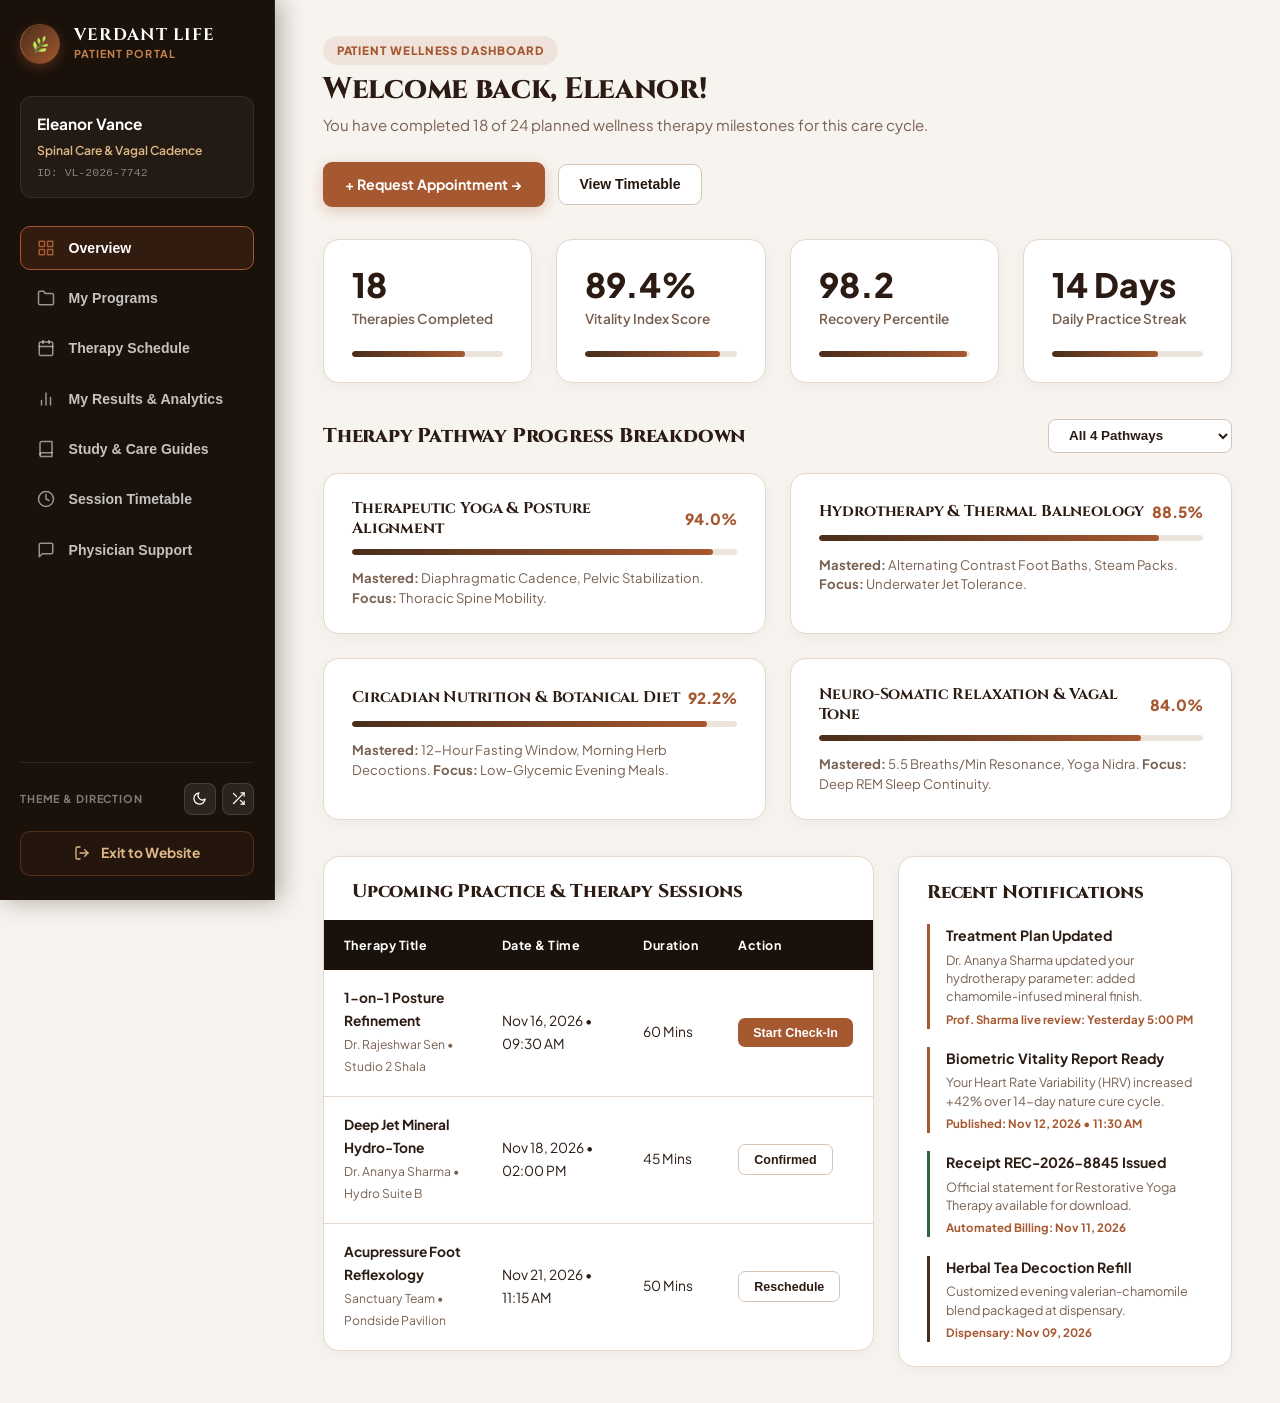
<file: dashboard.html>
<!DOCTYPE html>
<html lang="en">
<head>
  <meta charset="UTF-8">
  <meta name="viewport" content="width=device-width, initial-scale=1.0">
  <title>Patient Portal & Dashboard | Verdant Life Naturopathy & Yoga Therapy</title>
  <meta name="description" content="Personalized patient wellness dashboard for therapy milestone tracking, clinical progress breakdown, and upcoming scheduled consultations at Verdant Life.">
  <link rel="preconnect" href="https://fonts.googleapis.com">
  <link rel="preconnect" href="https://fonts.gstatic.com" crossorigin>
  <link href="https://fonts.googleapis.com/css2?family=Cinzel:wght@600;700&family=Plus+Jakarta+Sans:wght@400;500;600;700;800&display=swap" rel="stylesheet">
  <link rel="stylesheet" href="css/style.css">
  <link rel="icon" type="image/png" href="images/favicon.png">
  <script>
    (function() {
      if (localStorage.getItem('verdant-theme') === 'dark') {
        document.documentElement.setAttribute('data-theme', 'dark');
      }
      if (localStorage.getItem('verdant-direction') === 'rtl') {
        document.documentElement.setAttribute('dir', 'rtl');
      }
    })();
  </script>
</head>
<body class="portal-body">

  <!-- ==================== MOBILE & TABLET NAVBAR (<= 1024px) ==================== -->
  <header class="portal-mobile-navbar" id="portalMobileNavbar">
    <a href="index.html" class="portal-brand" title="Verdant Life Sanctuary">
      <div class="portal-brand-symbol">
        <img src="images/logo.png" alt="Verdant Life Logo">
      </div>
      <div class="portal-brand-text">
        <span class="portal-brand-name">VERDANT LIFE</span>
        <span class="portal-brand-sub">Patient Portal</span>
      </div>
    </a>
    <button class="portal-hamburger-btn" id="portalHamburgerBtn" aria-label="Toggle Navigation Menu" aria-expanded="false">
      <span class="portal-hamburger-icon">☰</span>
    </button>
  </header>

  <!-- Mobile Backdrop Overlay -->
  <div class="portal-backdrop" id="portalBackdrop"></div>

  <div class="portal-shell">
    <!-- ==================== LEFT SIDEBAR ==================== -->
    <aside class="portal-sidebar" id="portalSidebar">
      <div class="portal-sidebar-top">
        <!-- Logo & Branding (with Close Button on Mobile/Tablet) -->
        <div class="portal-sidebar-header-row">
          <a href="index.html" class="portal-brand" title="Verdant Life Sanctuary">
            <div class="portal-brand-symbol">
        <img src="images/logo.png" alt="Verdant Life Logo">
      </div>
            <div class="portal-brand-text">
              <span class="portal-brand-name">VERDANT LIFE</span>
              <span class="portal-brand-sub">Patient Portal</span>
            </div>
          </a>
          <button class="portal-sidebar-close-btn" id="portalSidebarCloseBtn" aria-label="Close Sidebar Menu">✕</button>
        </div>

        <!-- Patient Profile Card -->
        <div class="portal-user-badge">
          <div class="portal-user-name">Eleanor Vance</div>
          <span class="portal-user-plan">Spinal Care & Vagal Cadence</span>
          <div class="portal-user-id">ID: VL-2026-7742</div>
        </div>

        <!-- Navigation Menu Items -->
        <nav aria-label="Portal Navigation">
          <ul class="portal-nav">
            <li>
              <button class="portal-nav-btn active" onclick="switchPortalTab('overview', this)">
                <svg width="18" height="18" viewBox="0 0 24 24" fill="none" stroke="currentColor" stroke-width="2" stroke-linecap="round" stroke-linejoin="round">
                  <rect x="3" y="3" width="7" height="7"></rect>
                  <rect x="14" y="3" width="7" height="7"></rect>
                  <rect x="14" y="14" width="7" height="7"></rect>
                  <rect x="3" y="14" width="7" height="7"></rect>
                </svg>
                <span>Overview</span>
              </button>
            </li>
            <li>
              <button class="portal-nav-btn" onclick="switchPortalTab('programs', this)">
                <svg width="18" height="18" viewBox="0 0 24 24" fill="none" stroke="currentColor" stroke-width="2" stroke-linecap="round" stroke-linejoin="round">
                  <path d="M22 19a2 2 0 0 1-2 2H4a2 2 0 0 1-2-2V5a2 2 0 0 1 2-2h5l2 3h9a2 2 0 0 1 2 2z"></path>
                </svg>
                <span>My Programs</span>
              </button>
            </li>
            <li>
              <button class="portal-nav-btn" onclick="switchPortalTab('schedule', this)">
                <svg width="18" height="18" viewBox="0 0 24 24" fill="none" stroke="currentColor" stroke-width="2" stroke-linecap="round" stroke-linejoin="round">
                  <rect x="3" y="4" width="18" height="18" rx="2" ry="2"></rect>
                  <line x1="16" y1="2" x2="16" y2="6"></line>
                  <line x1="8" y1="2" x2="8" y2="6"></line>
                  <line x1="3" y1="10" x2="21" y2="10"></line>
                </svg>
                <span>Therapy Schedule</span>
              </button>
            </li>
            <li>
              <button class="portal-nav-btn" onclick="switchPortalTab('analytics', this)">
                <svg width="18" height="18" viewBox="0 0 24 24" fill="none" stroke="currentColor" stroke-width="2" stroke-linecap="round" stroke-linejoin="round">
                  <line x1="18" y1="20" x2="18" y2="10"></line>
                  <line x1="12" y1="20" x2="12" y2="4"></line>
                  <line x1="6" y1="20" x2="6" y2="14"></line>
                </svg>
                <span>My Results & Analytics</span>
              </button>
            </li>
            <li>
              <button class="portal-nav-btn" onclick="switchPortalTab('resources', this)">
                <svg width="18" height="18" viewBox="0 0 24 24" fill="none" stroke="currentColor" stroke-width="2" stroke-linecap="round" stroke-linejoin="round">
                  <path d="M4 19.5A2.5 2.5 0 0 1 6.5 17H20"></path>
                  <path d="M6.5 2H20v20H6.5A2.5 2.5 0 0 1 4 19.5v-15A2.5 2.5 0 0 1 6.5 2z"></path>
                </svg>
                <span>Study & Care Guides</span>
              </button>
            </li>
            <li>
              <button class="portal-nav-btn" onclick="switchPortalTab('calendar', this)">
                <svg width="18" height="18" viewBox="0 0 24 24" fill="none" stroke="currentColor" stroke-width="2" stroke-linecap="round" stroke-linejoin="round">
                  <circle cx="12" cy="12" r="10"></circle>
                  <polyline points="12 6 12 12 16 14"></polyline>
                </svg>
                <span>Session Timetable</span>
              </button>
            </li>
            <li>
              <button class="portal-nav-btn" onclick="switchPortalTab('support', this)">
                <svg width="18" height="18" viewBox="0 0 24 24" fill="none" stroke="currentColor" stroke-width="2" stroke-linecap="round" stroke-linejoin="round">
                  <path d="M21 15a2 2 0 0 1-2 2H7l-4 4V5a2 2 0 0 1 2-2h14a2 2 0 0 1 2 2z"></path>
                </svg>
                <span>Physician Support</span>
              </button>
            </li>
          </ul>
        </nav>
      </div>

      <!-- Bottom Utilities: Theme, RTL & Logout -->
      <div class="portal-sidebar-footer">
        <div class="portal-controls-row">
          <span class="portal-controls-label">Theme & Direction</span>
          <div class="portal-control-icons">
            <button class="portal-icon-btn theme-toggle-btn" aria-label="Toggle Theme" title="Toggle Dark/Light Mode">
              <svg width="15" height="15" viewBox="0 0 24 24" fill="none" stroke="currentColor" stroke-width="2" stroke-linecap="round" stroke-linejoin="round">
                <path d="M21 12.79A9 9 0 1 1 11.21 3 7 7 0 0 0 21 12.79z"></path>
              </svg>
            </button>
            <button class="portal-icon-btn rtl-toggle-btn" aria-label="Toggle Text Direction" title="Toggle RTL/LTR">
              <svg width="15" height="15" viewBox="0 0 24 24" fill="none" stroke="currentColor" stroke-width="2" stroke-linecap="round" stroke-linejoin="round">
                <polyline points="16 3 21 3 21 8"></polyline>
                <line x1="4" y1="20" x2="21" y2="3"></line>
                <polyline points="21 16 21 21 16 21"></polyline>
                <line x1="15" y1="15" x2="21" y2="21"></line>
                <line x1="4" y1="4" x2="9" y2="9"></line>
              </svg>
            </button>
          </div>
        </div>

        <a href="index.html" class="portal-exit-btn">
          <svg width="16" height="16" viewBox="0 0 24 24" fill="none" stroke="currentColor" stroke-width="2" stroke-linecap="round" stroke-linejoin="round">
            <path d="M9 21H5a2 2 0 0 1-2-2V5a2 2 0 0 1 2-2h4"></path>
            <polyline points="16 17 21 12 16 7"></polyline>
            <line x1="21" y1="12" x2="9" y2="12"></line>
          </svg>
          <span>Exit to Website</span>
        </a>
      </div>
    </aside>

    <!-- ==================== MAIN CONTENT AREA ==================== -->
    <main class="portal-main">

      <!-- ======================================================== -->
      <!-- TAB 1: OVERVIEW (Default Active View)                    -->
      <!-- ======================================================== -->
      <section id="portal-tab-overview" class="portal-tab-panel active">
        <!-- Top Welcome Header -->
        <div class="portal-welcome-header">
          <div>
            <span class="portal-welcome-tag">Patient Wellness Dashboard</span>
            <h1 class="portal-welcome-title">Welcome back, Eleanor!</h1>
            <p class="portal-welcome-sub">
              You have completed 18 of 24 planned wellness therapy milestones for this care cycle.
            </p>
          </div>

          <div class="portal-header-actions">
            <a href="contact.html" class="portal-btn-primary">
              + Request Appointment →
            </a>
            <button class="portal-btn-secondary" onclick="switchPortalTab('schedule')">
              View Timetable
            </button>
          </div>
        </div>

        <!-- Row 1: 4 Key Metric Stat Cards with Website Terracotta Progress Bars -->
        <div class="portal-metric-grid">
          <!-- Card 1 -->
          <div class="portal-metric-card">
            <div>
              <div class="portal-metric-val">18</div>
              <div class="portal-metric-label">Therapies Completed</div>
            </div>
            <div class="portal-metric-bar-bg">
              <div class="portal-metric-bar-fill" style="width: 75%;"></div>
            </div>
          </div>

          <!-- Card 2 -->
          <div class="portal-metric-card">
            <div>
              <div class="portal-metric-val">89.4%</div>
              <div class="portal-metric-label">Vitality Index Score</div>
            </div>
            <div class="portal-metric-bar-bg">
              <div class="portal-metric-bar-fill" style="width: 89.4%;"></div>
            </div>
          </div>

          <!-- Card 3 -->
          <div class="portal-metric-card">
            <div>
              <div class="portal-metric-val">98.2</div>
              <div class="portal-metric-label">Recovery Percentile</div>
            </div>
            <div class="portal-metric-bar-bg">
              <div class="portal-metric-bar-fill" style="width: 98.2%;"></div>
            </div>
          </div>

          <!-- Card 4 -->
          <div class="portal-metric-card">
            <div>
              <div class="portal-metric-val">14 Days</div>
              <div class="portal-metric-label">Daily Practice Streak</div>
            </div>
            <div class="portal-metric-bar-bg">
              <div class="portal-metric-bar-fill" style="width: 70%;"></div>
            </div>
          </div>
        </div>

        <!-- Row 2: Therapy Pathway Progress Breakdown (2x2 Grid) -->
        <div class="portal-breakdown-section">
          <div class="portal-section-header">
            <h2 class="portal-section-title">Therapy Pathway Progress Breakdown</h2>
            <select class="portal-filter-select" aria-label="Filter Pathways">
              <option value="all">All 4 Pathways</option>
              <option value="yoga">Therapeutic Yoga</option>
              <option value="hydro">Hydrotherapy</option>
              <option value="nutrition">Circadian Nutrition</option>
              <option value="somatic">Neuro-Somatic Care</option>
            </select>
          </div>

          <div class="portal-breakdown-grid">
            <!-- Pathway Card 1 -->
            <div class="portal-breakdown-card">
              <div class="portal-breakdown-top">
                <h3 class="portal-breakdown-card-title">Therapeutic Yoga & Posture Alignment</h3>
                <span class="portal-breakdown-score">94.0%</span>
              </div>
              <div class="portal-metric-bar-bg">
                <div class="portal-metric-bar-fill" style="width: 94%;"></div>
              </div>
              <p class="portal-breakdown-desc">
                <strong>Mastered:</strong> Diaphragmatic Cadence, Pelvic Stabilization. <strong>Focus:</strong> Thoracic Spine Mobility.
              </p>
            </div>

            <!-- Pathway Card 2 -->
            <div class="portal-breakdown-card">
              <div class="portal-breakdown-top">
                <h3 class="portal-breakdown-card-title">Hydrotherapy & Thermal Balneology</h3>
                <span class="portal-breakdown-score">88.5%</span>
              </div>
              <div class="portal-metric-bar-bg">
                <div class="portal-metric-bar-fill" style="width: 88.5%;"></div>
              </div>
              <p class="portal-breakdown-desc">
                <strong>Mastered:</strong> Alternating Contrast Foot Baths, Steam Packs. <strong>Focus:</strong> Underwater Jet Tolerance.
              </p>
            </div>

            <!-- Pathway Card 3 -->
            <div class="portal-breakdown-card">
              <div class="portal-breakdown-top">
                <h3 class="portal-breakdown-card-title">Circadian Nutrition & Botanical Diet</h3>
                <span class="portal-breakdown-score">92.2%</span>
              </div>
              <div class="portal-metric-bar-bg">
                <div class="portal-metric-bar-fill" style="width: 92.2%;"></div>
              </div>
              <p class="portal-breakdown-desc">
                <strong>Mastered:</strong> 12-Hour Fasting Window, Morning Herb Decoctions. <strong>Focus:</strong> Low-Glycemic Evening Meals.
              </p>
            </div>

            <!-- Pathway Card 4 -->
            <div class="portal-breakdown-card">
              <div class="portal-breakdown-top">
                <h3 class="portal-breakdown-card-title">Neuro-Somatic Relaxation & Vagal Tone</h3>
                <span class="portal-breakdown-score">84.0%</span>
              </div>
              <div class="portal-metric-bar-bg">
                <div class="portal-metric-bar-fill" style="width: 84%;"></div>
              </div>
              <p class="portal-breakdown-desc">
                <strong>Mastered:</strong> 5.5 Breaths/Min Resonance, Yoga Nidra. <strong>Focus:</strong> Deep REM Sleep Continuity.
              </p>
            </div>
          </div>
        </div>

        <!-- Row 3: Dual Column Split (Upcoming Sessions Table + Notifications) -->
        <div class="portal-split-row">
          <!-- Left: Upcoming Sessions Table Card -->
          <div class="portal-table-card">
            <h2 class="portal-table-header-title">Upcoming Practice & Therapy Sessions</h2>
            <div class="portal-table-wrapper">
              <table class="portal-dark-table">
                <thead>
                  <tr>
                    <th>Therapy Title</th>
                    <th>Date & Time</th>
                    <th>Duration</th>
                    <th>Action</th>
                  </tr>
                </thead>
                <tbody>
                  <tr>
                    <td>
                      <span class="portal-session-title">1-on-1 Posture Refinement</span>
                      <span class="portal-session-doc">Dr. Rajeshwar Sen • Studio 2 Shala</span>
                    </td>
                    <td>Nov 16, 2026 • 09:30 AM</td>
                    <td>60 Mins</td>
                    <td>
                      <button class="portal-action-pill portal-action-primary" onclick="alert('Check-In confirmed for Nov 16 at Studio 2 Shala.')">
                        Start Check-In
                      </button>
                    </td>
                  </tr>
                  <tr>
                    <td>
                      <span class="portal-session-title">Deep Jet Mineral Hydro-Tone</span>
                      <span class="portal-session-doc">Dr. Ananya Sharma • Hydro Suite B</span>
                    </td>
                    <td>Nov 18, 2026 • 02:00 PM</td>
                    <td>45 Mins</td>
                    <td>
                      <button class="portal-action-pill portal-action-outline">
                        Confirmed
                      </button>
                    </td>
                  </tr>
                  <tr>
                    <td>
                      <span class="portal-session-title">Acupressure Foot Reflexology</span>
                      <span class="portal-session-doc">Sanctuary Team • Pondside Pavilion</span>
                    </td>
                    <td>Nov 21, 2026 • 11:15 AM</td>
                    <td>50 Mins</td>
                    <td>
                      <button class="portal-action-pill portal-action-outline" onclick="alert('Reschedule request initiated. Admissions desk will contact you within 24 hours.')">
                        Reschedule
                      </button>
                    </td>
                  </tr>
                </tbody>
              </table>
            </div>
          </div>

          <!-- Right: Recent Clinical Notifications Card -->
          <div class="portal-notifications-card">
            <h2 class="portal-notifications-title">Recent Notifications</h2>
            <div class="portal-notifications-list">
              <!-- Item 1 -->
              <div class="portal-notification-item">
                <div class="portal-notif-title">Treatment Plan Updated</div>
                <p class="portal-notif-desc">
                  Dr. Ananya Sharma updated your hydrotherapy parameter: added chamomile-infused mineral finish.
                </p>
                <div class="portal-notif-meta">Prof. Sharma live review: Yesterday 5:00 PM</div>
              </div>

              <!-- Item 2 -->
              <div class="portal-notification-item">
                <div class="portal-notif-title">Biometric Vitality Report Ready</div>
                <p class="portal-notif-desc">
                  Your Heart Rate Variability (HRV) increased +42% over 14-day nature cure cycle.
                </p>
                <div class="portal-notif-meta">Published: Nov 12, 2026 • 11:30 AM</div>
              </div>

              <!-- Item 3 -->
              <div class="portal-notification-item" style="border-left-color: #2e663a;">
                <div class="portal-notif-title">Receipt REC-2026-8845 Issued</div>
                <p class="portal-notif-desc">
                  Official statement for Restorative Yoga Therapy available for download.
                </p>
                <div class="portal-notif-meta">Automated Billing: Nov 11, 2026</div>
              </div>

              <!-- Item 4 -->
              <div class="portal-notification-item" style="border-left-color: #4a2e1b;">
                <div class="portal-notif-title">Herbal Tea Decoction Refill</div>
                <p class="portal-notif-desc">
                  Customized evening valerian-chamomile blend packaged at dispensary.
                </p>
                <div class="portal-notif-meta">Dispensary: Nov 09, 2026</div>
              </div>
            </div>
          </div>
        </div>
      </section>

      <!-- ======================================================== -->
      <!-- TAB 2: MY PROGRAMS (2 Complete Clinical Sections)        -->
      <!-- ======================================================== -->
      <section id="portal-tab-programs" class="portal-tab-panel">
        <div class="portal-welcome-header">
          <div>
            <span class="portal-welcome-tag">Active Care Pathways</span>
            <h1 class="portal-welcome-title">My Registered Clinical Programs</h1>
            <p class="portal-welcome-sub">Comprehensive multi-modality therapeutic journeys overseen by our clinical faculty.</p>
          </div>
          <div class="portal-header-actions">
            <a href="programs.html" class="portal-btn-secondary">Explore All Programs ↗</a>
          </div>
        </div>

        <!-- Section 1: Active Prescribed Clinical Recovery Pathways -->
        <div class="portal-section-spacer">
          <div class="portal-section-header">
            <div>
              <h2 class="portal-section-title">Section 1: Active Prescribed Recovery Pathways</h2>
              <p class="portal-section-sub">Two personalized care tracks currently active in your biometric regimen.</p>
            </div>
            <span class="badge-status badge-confirmed">2 Active Protocols</span>
          </div>

          <div class="portal-breakdown-grid">
            <!-- Pathway Card A -->
            <div class="portal-breakdown-card portal-pathway-card">
              <div class="portal-pathway-header">
                <div class="portal-pathway-info">
                  <span class="portal-pathway-tag">Pathway 01 • Spinal Restoration</span>
                  <h3 class="portal-breakdown-card-title portal-pathway-title">Spinal Decompression & Biomechanical Alignment</h3>
                </div>
                <span class="badge-status badge-confirmed portal-pathway-badge">In Progress</span>
              </div>
              <p class="portal-breakdown-desc" style="margin-top: 0;">
                Integrates private Iyengar therapeutic rope support, axial spinal traction baths, and gentle pelvic realignment to relieve intervertebral pressure.
              </p>
              <div style="margin: 1.25rem 0 0.5rem 0;">
                <div style="display: flex; justify-content: space-between; font-size: 0.8rem; font-weight: 700; margin-bottom: 0.35rem;">
                  <span>Protocol Milestone Progress</span>
                  <span style="color: #a65830;">14 of 18 Sessions Completed (78%)</span>
                </div>
                <div class="portal-metric-bar-bg">
                  <div class="portal-metric-bar-fill" style="width: 78%;"></div>
                </div>
              </div>
              <div style="display: flex; justify-content: space-between; align-items: center; margin-top: 1.25rem; padding-top: 1rem; border-top: 1px solid var(--border-light);">
                <span style="font-size: 0.78rem; color: var(--text-muted);">Attending: <strong>Dr. Rajeshwar Sen</strong></span>
                <button class="portal-action-pill portal-action-primary" onclick="alert('Viewing Complete Clinical Dossier for Spinal Decompression Protocol.')">View Protocol Dossier →</button>
              </div>
            </div>

            <!-- Pathway Card B -->
            <div class="portal-breakdown-card portal-pathway-card">
              <div class="portal-pathway-header">
                <div class="portal-pathway-info">
                  <span class="portal-pathway-tag">Pathway 02 • Autonomic Regulation</span>
                  <h3 class="portal-breakdown-card-title portal-pathway-title">Autonomic Reset & Circadian Cadence</h3>
                </div>
                <span class="badge-status badge-confirmed portal-pathway-badge">In Progress</span>
              </div>
              <p class="portal-breakdown-desc" style="margin-top: 0;">
                Hydrothermal contrast baths, 5.5 breaths/min resonant pranayama, photic morning daylight exposure, and valerian-chamomile botanical decoctions.
              </p>
              <div style="margin: 1.25rem 0 0.5rem 0;">
                <div style="display: flex; justify-content: space-between; font-size: 0.8rem; font-weight: 700; margin-bottom: 0.35rem;">
                  <span>Protocol Milestone Progress</span>
                  <span style="color: #a65830;">9 of 12 Sessions Completed (75%)</span>
                </div>
                <div class="portal-metric-bar-bg">
                  <div class="portal-metric-bar-fill" style="width: 75%;"></div>
                </div>
              </div>
              <div style="display: flex; justify-content: space-between; align-items: center; margin-top: 1.25rem; padding-top: 1rem; border-top: 1px solid var(--border-light);">
                <span style="font-size: 0.78rem; color: var(--text-muted);">Attending: <strong>Dr. Ananya Sharma</strong></span>
                <button class="portal-action-pill portal-action-primary" onclick="alert('Viewing Complete Clinical Dossier for Autonomic Reset Protocol.')">View Protocol Dossier →</button>
              </div>
            </div>
          </div>
        </div>

        <!-- Section 2: Clinical Program Roadmap & Milestone Phasing -->
        <div class="portal-section-spacer">
          <div class="portal-section-header">
            <div>
              <h2 class="portal-section-title">Section 2: Therapeutic Milestone Timeline & Clinical Roadmap</h2>
              <p class="portal-section-sub">A 4-phase clinical progression track calibrated to physiological adaptation stages.</p>
            </div>
          </div>

          <div class="portal-timeline-track">
            <!-- Step 1 -->
            <div class="portal-timeline-step completed">
              <div class="portal-step-number">✓</div>
              <div class="portal-step-content">
                <div class="portal-step-header">
                  <h4 class="portal-step-title">Phase 1: Acute Decompression & Inflammation Relief (Days 1–7)</h4>
                  <span class="portal-step-status completed">100% Completed</span>
                </div>
                <p style="font-size: 0.82rem; color: var(--text-muted); margin: 0; line-height: 1.5;">
                  Relieved sympathetic hyperactivity through thermal mineral baths and passive supported traction asanas. Inflammatory markers stabilized.
                </p>
              </div>
            </div>

            <!-- Step 2 -->
            <div class="portal-timeline-step active">
              <div class="portal-step-number">02</div>
              <div class="portal-step-content">
                <div class="portal-step-header">
                  <h4 class="portal-step-title">Phase 2: Postural Re-Patterning & Core Stabilization (Days 8–16)</h4>
                  <span class="portal-step-status active">Active Phase (75%)</span>
                </div>
                <p style="font-size: 0.82rem; color: var(--text-muted); margin: 0; line-height: 1.5;">
                  Active neuromuscular re-education, pelvic tilt calibration, and diaphragmatic rhythm pacing. 1-on-1 private studio sessions underway.
                </p>
              </div>
            </div>

            <!-- Step 3 -->
            <div class="portal-timeline-step">
              <div class="portal-step-number">03</div>
              <div class="portal-step-content">
                <div class="portal-step-header">
                  <h4 class="portal-step-title">Phase 3: Circadian Integration & Metabolic Fortification (Days 17–24)</h4>
                  <span class="portal-step-status upcoming">Scheduled (Next Week)</span>
                </div>
                <p style="font-size: 0.82rem; color: var(--text-muted); margin: 0; line-height: 1.5;">
                  Deep tissue balneology, intermittent eating window calibration, and evening botanical decoctions to sustain neuro-endocrine balance.
                </p>
              </div>
            </div>

            <!-- Step 4 -->
            <div class="portal-timeline-step">
              <div class="portal-step-number">04</div>
              <div class="portal-step-content">
                <div class="portal-step-header">
                  <h4 class="portal-step-title">Phase 4: Home Autonomy & Long-Term Vital Maintenance (Post-Care)</h4>
                  <span class="portal-step-status upcoming">Pending Final Assessment</span>
                </div>
                <p style="font-size: 0.82rem; color: var(--text-muted); margin: 0; line-height: 1.5;">
                  Discharge consultation, individualized home yoga prescription, and ongoing telemedicine check-ins through this patient portal.
                </p>
              </div>
            </div>
          </div>
        </div>
      </section>

      <!-- ======================================================== -->
      <!-- TAB 3: THERAPY SCHEDULE (2 Complete Clinical Sections)   -->
      <!-- ======================================================== -->
      <section id="portal-tab-schedule" class="portal-tab-panel">
        <div class="portal-welcome-header">
          <div>
            <span class="portal-welcome-tag">Sanctuary Timetable</span>
            <h1 class="portal-welcome-title">My Therapy Schedule & Calendar</h1>
            <p class="portal-welcome-sub">Confirmed treatment appointments, room locations, and pre-session guidelines.</p>
          </div>
          <div class="portal-header-actions">
            <a href="contact.html" class="portal-btn-primary">+ Book Extra Session</a>
          </div>
        </div>

        <!-- Section 1: Weekly Sanctuary Session Ledger & Calendar Grid -->
        <div class="portal-section-spacer">
          <div class="portal-section-header">
            <div>
              <h2 class="portal-section-title">Section 1: Weekly Sanctuary Session Ledger</h2>
              <p class="portal-section-sub">Week 3 active schedule (November 10 – November 16, 2026).</p>
            </div>
            <span class="portal-current-time">Current Time: 04:10 PM</span>
          </div>

          <!-- Calendar Strip -->
          <div class="portal-calendar-strip">
            <div class="portal-calendar-grid">
              <!-- Day 1: Mon 10 -->
              <div class="portal-cal-day-col">
                <div class="portal-cal-day-label">
                  <span class="cal-day-name">Mon 10</span>
                </div>
                <div class="portal-cal-slot slot-completed">
                  <span class="slot-status">Completed</span>
                  <small class="slot-desc">Asana Clinic</small>
                </div>
              </div>

              <!-- Day 2: Tue 11 -->
              <div class="portal-cal-day-col">
                <div class="portal-cal-day-label">
                  <span class="cal-day-name">Tue 11</span>
                </div>
                <div class="portal-cal-slot slot-completed">
                  <span class="slot-status">Completed</span>
                  <small class="slot-desc">Hydro Bath</small>
                </div>
              </div>

              <!-- Day 3: Wed 12 -->
              <div class="portal-cal-day-col">
                <div class="portal-cal-day-label">
                  <span class="cal-day-name">Wed 12</span>
                </div>
                <div class="portal-cal-slot slot-completed">
                  <span class="slot-status">Completed</span>
                  <small class="slot-desc">Aromatherapy</small>
                </div>
              </div>

              <!-- Day 4: Thu 13 (Today) -->
              <div class="portal-cal-day-col is-today">
                <div class="portal-cal-day-label active">
                  <span class="cal-day-name">Thu 13</span>
                  <span class="cal-day-badge">(Today)</span>
                </div>
                <div class="portal-cal-slot slot-today">
                  <span class="slot-status">Rest Day</span>
                  <small class="slot-desc">Walking Path</small>
                </div>
              </div>

              <!-- Day 5: Fri 14 -->
              <div class="portal-cal-day-col">
                <div class="portal-cal-day-label">
                  <span class="cal-day-name">Fri 14</span>
                </div>
                <div class="portal-cal-slot slot-upcoming">
                  <span class="slot-status slot-time">09:30 AM</span>
                  <small class="slot-desc">Studio 2 Shala</small>
                </div>
              </div>

              <!-- Day 6: Sat 15 -->
              <div class="portal-cal-day-col">
                <div class="portal-cal-day-label">
                  <span class="cal-day-name">Sat 15</span>
                </div>
                <div class="portal-cal-slot slot-upcoming">
                  <span class="slot-status slot-time">02:00 PM</span>
                  <small class="slot-desc">Hydro Suite B</small>
                </div>
              </div>

              <!-- Day 7: Sun 16 -->
              <div class="portal-cal-day-col is-last-day">
                <div class="portal-cal-day-label">
                  <span class="cal-day-name">Sun 16</span>
                </div>
                <div class="portal-cal-slot slot-open">
                  <span class="slot-status">Open Shala</span>
                  <small class="slot-desc">Self Practice</small>
                </div>
              </div>
            </div>
          </div>

          <!-- Detailed Ledger Table -->
          <div class="portal-table-card">
            <div class="portal-table-wrapper">
              <table class="portal-dark-table">
                <thead>
                  <tr>
                    <th>Scheduled Session</th>
                    <th>Sanctuary Venue</th>
                    <th>Physician / Lead</th>
                    <th>Date & Exact Time</th>
                    <th>Status</th>
                  </tr>
                </thead>
                <tbody>
                  <tr>
                    <td><strong>1-on-1 Posture Refinement & Axial Traction</strong></td>
                    <td>Studio 2 (Iyengar Rope Shala)</td>
                    <td>Dr. Rajeshwar Sen</td>
                    <td>Friday, Nov 14 • 09:30 AM – 10:30 AM</td>
                    <td><span class="badge-status badge-confirmed">Confirmed</span></td>
                  </tr>
                  <tr>
                    <td><strong>Hydro-Tone Deep Jet Mineral Balneotherapy</strong></td>
                    <td>Hydrotherapy Suite B</td>
                    <td>Dr. Ananya Sharma</td>
                    <td>Saturday, Nov 15 • 02:00 PM – 02:45 PM</td>
                    <td><span class="badge-status badge-confirmed">Confirmed</span></td>
                  </tr>
                  <tr>
                    <td><strong>Botanical Mud Pack & Thermal Steam Wrap</strong></td>
                    <td>Thermal Recovery Pavilion 3</td>
                    <td>Senior Balneotherapist Meera</td>
                    <td>Tuesday, Nov 18 • 11:00 AM – 12:00 PM</td>
                    <td><span class="badge-status badge-confirmed">Confirmed</span></td>
                  </tr>
                </tbody>
              </table>
            </div>
          </div>
        </div>

        <!-- Section 2: Patient Arrival Protocols & Session Preparation Standards -->
        <div class="portal-section-spacer">
          <div class="portal-section-header">
            <div>
              <h2 class="portal-section-title">Section 2: Arrival Protocols & Session Preparation Standards</h2>
              <p class="portal-section-sub">Clinical recommendations to ensure maximum physiological benefit from your upcoming therapies.</p>
            </div>
          </div>

          <div class="portal-breakdown-grid">
            <div class="portal-breakdown-card">
              <h4 class="portal-info-card-title">💧 Hydration & Botanical Fasting Window</h4>
              <p class="portal-info-card-desc">
                For hydrotherapy and thermal sessions, avoid heavy solid meals for 90 minutes beforehand. Hydrate with room-temperature electrolyte lemon water available at the sanctuary lounge.
              </p>
            </div>
            <div class="portal-breakdown-card">
              <h4 class="portal-info-card-title">🧘 Attire & Organic Cotton Movement Wear</h4>
              <p class="portal-info-card-desc">
                Wear loose-fitting, non-restrictive organic cotton clothing for yoga therapy to permit unrestricted thoracic and pelvic excursions. Organic robes are provided for balneology suites.
              </p>
            </div>
            <div class="portal-breakdown-card">
              <h4 class="portal-info-card-title">🌿 Pre-Session Thermal Rest Chamber (15 Mins)</h4>
              <p class="portal-info-card-desc">
                Arrive 15 minutes before your scheduled appointment time to decompress in the acoustic stillness chamber. This transition down-regulates sympathetic blood pressure prior to treatment.
              </p>
            </div>
            <div class="portal-breakdown-card">
              <h4 class="portal-info-card-title">📋 Contraindication & Symptom Disclosure</h4>
              <p class="portal-info-card-desc">
                Inform your attending therapist immediately if you experience acute flare-ups, dizziness, or cutaneous sensitivity before immersion or deep traction. Protocols will be instantly recalibrated.
              </p>
            </div>
          </div>
        </div>
      </section>

      <!-- ======================================================== -->
      <!-- TAB 4: MY RESULTS & ANALYTICS (2 Clinical Sections)      -->
      <!-- ======================================================== -->
      <section id="portal-tab-analytics" class="portal-tab-panel">
        <div class="portal-welcome-header">
          <div>
            <span class="portal-welcome-tag">Biometric Progress</span>
            <h1 class="portal-welcome-title">My Clinical Results & Vitality Analytics</h1>
            <p class="portal-welcome-sub">Continuous biometric readouts, autonomic tone assessments, and physician notes.</p>
          </div>
          <div class="portal-header-actions">
            <button class="portal-btn-primary" onclick="alert('Exporting Complete 14-Day Clinical PDF Report.')">Export Clinical Report (PDF) ↓</button>
          </div>
        </div>

        <!-- Section 1: Objective Biometric Biomarker Matrix -->
        <div class="portal-section-spacer">
          <div class="portal-section-header">
            <div>
              <h2 class="portal-section-title">Section 1: Objective Biometric Biomarker Matrix</h2>
              <p class="portal-section-sub">Quantified physiological adaptations over your 14-day nature cure immersion.</p>
            </div>
            <span class="badge-status badge-confirmed">Clinically Verified</span>
          </div>

          <div class="portal-metric-grid">
            <div class="portal-metric-card">
              <div class="portal-metric-val">+48%</div>
              <div class="portal-metric-label">Heart Rate Variability (HRV)</div>
              <div class="portal-metric-bar-bg"><div class="portal-metric-bar-fill" style="width: 85%;"></div></div>
              <div style="font-size: 0.72rem; color: var(--text-muted); margin-top: 0.6rem;">Baseline: 42 ms → Current: 62 ms (Robust vagal tone)</div>
            </div>
            <div class="portal-metric-card">
              <div class="portal-metric-val">118/76</div>
              <div class="portal-metric-label">Resting Blood Pressure</div>
              <div class="portal-metric-bar-bg"><div class="portal-metric-bar-fill" style="width: 95%;"></div></div>
              <div style="font-size: 0.72rem; color: var(--text-muted); margin-top: 0.6rem;">Optimal hemodynamic stabilization (Down from 134/86)</div>
            </div>
            <div class="portal-metric-card">
              <div class="portal-metric-val">8.2 hrs</div>
              <div class="portal-metric-label">Average Deep Sleep Duration</div>
              <div class="portal-metric-bar-bg"><div class="portal-metric-bar-fill" style="width: 82%;"></div></div>
              <div style="font-size: 0.72rem; color: var(--text-muted); margin-top: 0.6rem;">+42% restorative slow-wave time since Day 3</div>
            </div>
            <div class="portal-metric-card">
              <div class="portal-metric-val">1.2 µg/dL</div>
              <div class="portal-metric-label">Salivary Cortisol (Down 38%)</div>
              <div class="portal-metric-bar-bg"><div class="portal-metric-bar-fill" style="width: 72%;"></div></div>
              <div style="font-size: 0.72rem; color: var(--text-muted); margin-top: 0.6rem;">Morning circadian awakening spike restored to normal</div>
            </div>
          </div>
        </div>

        <!-- Section 2: Multidisciplinary Faculty Evaluations & Progress Notes -->
        <div class="portal-section-spacer">
          <div class="portal-section-header">
            <div>
              <h2 class="portal-section-title">Section 2: Faculty Clinical Evaluations & Case Notes</h2>
              <p class="portal-section-sub">Signed assessments from your primary attending specialists.</p>
            </div>
          </div>

          <div class="portal-breakdown-grid">
            <!-- Review A -->
            <div class="portal-breakdown-card portal-eval-card">
              <div class="portal-eval-header">
                <strong class="portal-eval-title">Yoga Therapy & Biomechanics Evaluation</strong>
                <span class="portal-eval-date">Evaluated Nov 12, 2026</span>
              </div>
              <p class="portal-eval-body">
                "Eleanor has demonstrated significant improvement in pelvic symmetry and thoracic spinal mobility. The anterior pelvic tilt observed during initial intake has reduced from 14° to 8°, resulting in complete alleviation of lower lumbar discomfort during walking."
              </p>
              <div class="portal-eval-recommendation">
                <strong class="portal-eval-rec-label">Physician Recommendation:</strong> Progress to unsupported axial extensions with continued diaphragmatic breath synchrony.
              </div>
              <div class="portal-eval-author">
                — Dr. Rajeshwar Sen, Lead Clinical Yoga Therapist (C-IAYT)
              </div>
            </div>

            <!-- Review B -->
            <div class="portal-breakdown-card portal-eval-card">
              <div class="portal-eval-header">
                <strong class="portal-eval-title">Balneology & Vascular Tone Evaluation</strong>
                <span class="portal-eval-date">Evaluated Nov 11, 2026</span>
              </div>
              <p class="portal-eval-body">
                "Cutaneous microcirculation response during alternating thermal hydrotherapy has normalized. Capillary refill time in lower extremities reduced from 3.4 seconds to 1.8 seconds. Peripheral lymph stagnation has completely resolved without edema."
              </p>
              <div class="portal-eval-recommendation">
                <strong class="portal-eval-rec-label">Physician Recommendation:</strong> Maintain 38°C thermal mineral immersion followed by 20°C contrast plunge twice weekly.
              </div>
              <div class="portal-eval-author">
                — Dr. Ananya Sharma, BNYS, Chief of Balneology & Lifestyle Medicine
              </div>
            </div>
          </div>
        </div>
      </section>

      <!-- ======================================================== -->
      <!-- TAB 5: STUDY & CARE GUIDES (2 Clinical Sections)         -->
      <!-- ======================================================== -->
      <section id="portal-tab-resources" class="portal-tab-panel">
        <div class="portal-welcome-header">
          <div>
            <span class="portal-welcome-tag">Digital Sanctuary Library</span>
            <h1 class="portal-welcome-title">Study & Care Guides for Eleanor</h1>
            <p class="portal-welcome-sub">Download customized home practice guides, botanical recipes, and breathing cadences.</p>
          </div>
        </div>

        <!-- Section 1: Prescribed Daily Home Practice Sequences -->
        <div class="portal-section-spacer">
          <div class="portal-section-header">
            <div>
              <h2 class="portal-section-title">Section 1: Prescribed Daily Home Practice Sequences</h2>
              <p class="portal-section-sub">Illustrated step-by-step PDF dossiers for morning and evening restorative regimens.</p>
            </div>
          </div>

          <div class="portal-breakdown-grid">
            <div class="portal-breakdown-card">
              <span style="font-size: 0.72rem; font-weight: 800; color: #a65830; text-transform: uppercase;">Guide #01 • Restorative Asana</span>
              <h4 style="font-size: 1.05rem; margin: 0.35rem 0 0.5rem 0; color: var(--text-main);">Supta Baddha Konasana Axial Traction Protocol</h4>
              <p style="font-size: 0.82rem; color: var(--text-muted); line-height: 1.5; margin-bottom: 1rem;">
                Supported reclining bound angle pose using bolsters and pelvic straps. Decompresses sacral articulation and facilitates diaphragmatic thoracic expansion.
              </p>
              <button class="portal-action-pill portal-action-primary" onclick="alert('Downloading Patient Guide: Supta_Baddha_Konasana_Protocol.pdf')">Download Protocol (PDF 2.4 MB) ↓</button>
            </div>

            <div class="portal-breakdown-card">
              <span style="font-size: 0.72rem; font-weight: 800; color: #a65830; text-transform: uppercase;">Guide #02 • Autonomic Resonance</span>
              <h4 style="font-size: 1.05rem; margin: 0.35rem 0 0.5rem 0; color: var(--text-main);">5.5 Breaths/Min Resonant Breathing Audio Guide</h4>
              <p style="font-size: 0.82rem; color: var(--text-muted); line-height: 1.5; margin-bottom: 1rem;">
                Audio-paced resonance frequency pacing audio (0.1 Hz) designed to optimize heart rate variability and induce parasympathetic down-regulation.
              </p>
              <button class="portal-action-pill portal-action-primary" onclick="alert('Downloading Audio Cadence Guide: Resonance_Breathing_0.1Hz.mp3')">Download Audio Guide (MP3 14 MB) ↓</button>
            </div>
          </div>
        </div>

        <!-- Section 2: Botanical Nutrition & Circadian Decoctions Dispensary -->
        <div class="portal-section-spacer">
          <div class="portal-section-header">
            <div>
              <h2 class="portal-section-title">Section 2: Botanical Nutrition & Circadian Decoctions</h2>
              <p class="portal-section-sub">Custom medicinal tea steep times, botanical formulations, and chronobiological digestive windows.</p>
            </div>
          </div>

          <div class="portal-breakdown-grid">
            <div class="portal-breakdown-card">
              <h4 class="portal-info-card-title">🍵 Morning Liver & Lymphatic Herb Tonic</h4>
              <p class="portal-info-card-desc">
                Warm infusion of crushed dandelion root, fresh turmeric rhizome, and black cumin seed. Drink 20 minutes before breakfast to stimulate bile flow.
              </p>
              <div class="portal-info-card-meta">Steep Temperature: 90°C • Duration: 10 mins covered</div>
            </div>

            <div class="portal-breakdown-card">
              <h4 class="portal-info-card-title">🍵 Evening Valerian-Chamomile Neuro-Calm Tea</h4>
              <p class="portal-info-card-desc">
                Decoction of whole chamomile flowers, valerian root, and organic spearmint. Drink 45 minutes before sleep to induce GABAergic relaxation.
              </p>
              <div class="portal-info-card-meta">Steep Temperature: 95°C • Duration: 12 mins covered</div>
            </div>
          </div>
        </div>
      </section>

      <!-- ======================================================== -->
      <!-- TAB 6: SESSION TIMETABLE (2 Clinical Sections)           -->
      <!-- ======================================================== -->
      <section id="portal-tab-calendar" class="portal-tab-panel">
        <div class="portal-welcome-header">
          <div>
            <span class="portal-welcome-tag">Facility Timetable</span>
            <h1 class="portal-welcome-title">Sanctuary Studio & Session Timetable</h1>
            <p class="portal-welcome-sub">Upcoming specialist intake evaluations, facility hours, and scheduled review timelines.</p>
          </div>
        </div>

        <!-- Section 1: Master Sanctuary Facility & Studio Timetable -->
        <div class="portal-section-spacer">
          <div class="portal-section-header">
            <div>
              <h2 class="portal-section-title">Section 1: Daily Studio & Pavilion Timetable</h2>
              <p class="portal-section-sub">Operational schedule across all healing pavilions for November 2026.</p>
            </div>
          </div>

          <div class="portal-table-card">
            <div class="portal-table-wrapper">
              <table class="portal-dark-table">
                <thead>
                  <tr>
                    <th>Facility / Pavilion</th>
                    <th>Morning Session</th>
                    <th>Afternoon Session</th>
                    <th>Evening Restorative</th>
                    <th>Capacity</th>
                  </tr>
                </thead>
                <tbody>
                  <tr>
                    <td><strong>Iyengar Yoga Shala (Studio 2)</strong></td>
                    <td>07:00 AM – 08:30 AM</td>
                    <td>11:00 AM – 12:30 PM</td>
                    <td>05:00 PM – 06:30 PM</td>
                    <td><span style="color: #2e663a; font-weight:700;">Open (4 mats left)</span></td>
                  </tr>
                  <tr>
                    <td><strong>Hydrotherapy Suite B</strong></td>
                    <td>08:30 AM – 10:30 AM</td>
                    <td>02:00 PM – 04:00 PM</td>
                    <td>06:00 PM – 07:30 PM</td>
                    <td><span style="color: #a65830; font-weight:700;">Private Booking Only</span></td>
                  </tr>
                  <tr>
                    <td><strong>Pondside Sound Meditation Dome</strong></td>
                    <td>06:30 AM – 07:30 AM</td>
                    <td>01:00 PM – 02:00 PM</td>
                    <td>06:30 PM – 07:45 PM</td>
                    <td><span style="color: #2e663a; font-weight:700;">Open (Walk-in Welcome)</span></td>
                  </tr>
                  <tr>
                    <td><strong>Aromatherapy Thermal Pavilion</strong></td>
                    <td>09:00 AM – 11:30 AM</td>
                    <td>03:00 PM – 05:30 PM</td>
                    <td>07:00 PM – 08:30 PM</td>
                    <td><span style="color: #2e663a; font-weight:700;">Open (6 spots left)</span></td>
                  </tr>
                </tbody>
              </table>
            </div>
          </div>
        </div>

        <!-- Section 2: Upcoming Physician Intake Consultations & Booking System -->
        <div class="portal-section-spacer">
          <div class="portal-section-header">
            <div>
              <h2 class="portal-section-title">Section 2: Upcoming Physician Intake Evaluation</h2>
              <p class="portal-section-sub">Your next mandatory clinical review with Chief of Balneology & Lifestyle Medicine.</p>
            </div>
          </div>

          <div class="portal-breakdown-card" style="padding: 2rem;">
            <div style="display: flex; justify-content: space-between; flex-wrap: wrap; gap: 1rem; margin-bottom: 1rem;">
              <div>
                <span class="portal-welcome-tag" style="margin-bottom: 0.5rem;">Mandatory Care Review</span>
                <h3 style="font-size: 1.3rem; margin: 0.2rem 0; color: var(--text-main);">Clinical Progress Review #03</h3>
                <div style="font-size: 0.9rem; color: var(--text-muted);">
                  <strong>Physician:</strong> Dr. Ananya Sharma, BNYS • <strong>Date:</strong> Thursday, Nov 19, 2026 at 10:30 AM (In-Person Pavilion Suite 3)
                </div>
              </div>
              <div style="display: flex; gap: 0.75rem; align-items: center;">
                <button class="portal-action-pill portal-action-primary" onclick="alert('Appointment confirmed on your personal calendar.')">Add to Calendar ↗</button>
                <a href="contact.html" class="portal-action-pill portal-action-outline">Reschedule Review</a>
              </div>
            </div>

            <div class="portal-agenda-box">
              <strong class="portal-agenda-title">Review Agenda & Preparation Checklist:</strong>
              <ul class="portal-agenda-list">
                <li>Evaluate 14-day continuous HRV sleep architecture telemetry records.</li>
                <li>Conduct physical spinal lordosis re-screening and pelvic tilt calibration.</li>
                <li>Formulate Phase 3 customized hydrotherapy water-jet pulsation settings.</li>
                <li>Refine evening botanical decoction blend based on sleep latency data.</li>
              </ul>
            </div>
          </div>
        </div>
      </section>

      <!-- ======================================================== -->
      <!-- TAB 7: PHYSICIAN SUPPORT (2 Clinical Sections)           -->
      <!-- ======================================================== -->
      <section id="portal-tab-support" class="portal-tab-panel">
        <div class="portal-welcome-header">
          <div>
            <span class="portal-welcome-tag">Direct Communications</span>
            <h1 class="portal-welcome-title">Physician Support & Clinical Concierge</h1>
            <p class="portal-welcome-sub">Direct secure clinical messaging with your care team and sanctuary concierge.</p>
          </div>
        </div>

        <!-- Section 1: Direct Clinical Concierge & Physician Message Thread -->
        <div class="portal-section-spacer">
          <div class="portal-section-header">
            <div>
              <h2 class="portal-section-title">Section 1: Secure Physician Message Thread</h2>
              <p class="portal-section-sub">Encrypted communications with Dr. Rajeshwar Sen & Dr. Ananya Sharma.</p>
            </div>
            <span style="font-size: 0.75rem; color: #2e663a; font-weight: 700;">● Concierge Online (Typical reply: < 2 hrs)</span>
          </div>

          <div class="portal-chat-box">
            <!-- Message 1 from Doctor -->
            <div class="portal-chat-bubble portal-chat-in">
              <div class="portal-chat-meta">
                <strong>Dr. Rajeshwar Sen (Lead Yoga Therapist)</strong>
                <span>Nov 12, 2026 • 04:15 PM</span>
              </div>
              "Eleanor, your pelvic leveling during yesterday's standing screening was remarkably stable. Please remember to keep knees soft during forward extensions to protect the sacral ligaments. Continue the Supta Baddha Konasana sequence every evening."
            </div>

            <!-- Message 2 from Patient -->
            <div class="portal-chat-bubble portal-chat-out">
              <div class="portal-chat-meta">
                <strong>Eleanor Vance</strong>
                <span>Nov 12, 2026 • 05:40 PM</span>
              </div>
              "Thank you Dr. Sen. The 10-minute diaphragmatic breathing before sleep has reduced morning thoracic tightness considerably. Looking forward to Friday's 1-on-1 session."
            </div>

            <!-- Message 3 from Doctor -->
            <div class="portal-chat-bubble portal-chat-in">
              <div class="portal-chat-meta">
                <strong>Dr. Ananya Sharma (Chief of Balneology)</strong>
                <span>Yesterday • 05:00 PM</span>
              </div>
              "Excellent progress, Eleanor. I have updated your hydrotherapy parameter for Saturday: we are introducing a chamomile mineral infusion finish to further support microvascular tone."
            </div>

            <!-- Message Compose Box -->
            <div style="margin-top: 1rem; border-top: 1px solid var(--border-light); padding-top: 1.25rem;">
              <textarea placeholder="Type a message or question for your attending care team..." rows="3" style="width: 100%; padding: 0.85rem; border-radius: 10px; border: 1px solid var(--border-medium); font-family: inherit; font-size: 0.88rem; box-sizing: border-box; background: var(--bg-surface); color: var(--text-main); resize: vertical;"></textarea>
              <div style="display: flex; justify-content: space-between; align-items: center; margin-top: 0.75rem;">
                <span style="font-size: 0.75rem; color: var(--text-muted);">Encrypted medical communication • Monitored daily 08:00 AM – 06:30 PM EST</span>
                <button class="portal-action-pill portal-action-primary" onclick="alert('Message sent to Dr. Sharma & Dr. Sen. Typical response within 2 hours.')">Send Message →</button>
              </div>
            </div>
          </div>
        </div>

        <!-- Section 2: Sanctuary Triage, On-Duty Faculty & Emergency Advisory -->
        <div class="portal-section-spacer">
          <div class="portal-section-header">
            <div>
              <h2 class="portal-section-title">Section 2: Sanctuary Triage & On-Duty Faculty Directory</h2>
              <p class="portal-section-sub">Direct extensions and in-sanctuary concierge contact information.</p>
            </div>
          </div>

          <div class="portal-breakdown-grid">
            <div class="portal-breakdown-card">
              <h4 class="portal-info-card-title">🏥 Clinical Nursing Station & Triage</h4>
              <p class="portal-info-card-desc">
                For immediate vital signs checks, blood pressure monitoring, or protocol queries during your stay at the sanctuary valley.
              </p>
              <div class="portal-info-card-meta">Internal Extension: #401 • Direct Line: +1 (555) 732-8483 ext 4</div>
            </div>

            <div class="portal-breakdown-card">
              <h4 class="portal-info-card-title">🌿 Sanctuary Concierge & Shala Booking Desk</h4>
              <p class="portal-info-card-desc">
                For rescheduling private suites, booking airport zero-emission shuttles, or dietary adjustments at the sanctuary garden dining room.
              </p>
              <div class="portal-info-card-meta">Internal Extension: #402 • Direct Line: +1 (555) 732-8483 ext 2</div>
            </div>
          </div>
        </div>
      </section>

    </main>
  </div>

  <script src="js/main.js"></script>
  <!-- Drop to Top Button with Hover Effect -->
  <button id="backToTop" class="back-to-top-btn" aria-label="Scroll to top of page" title="Scroll to top">
    <svg width="20" height="20" viewBox="0 0 24 24" fill="none" stroke="currentColor" stroke-width="2.5" stroke-linecap="round" stroke-linejoin="round">
      <line x1="12" y1="19" x2="12" y2="5"></line>
      <polyline points="5 12 12 5 19 12"></polyline>
    </svg>
  </button>
</body>
</html>
</file>
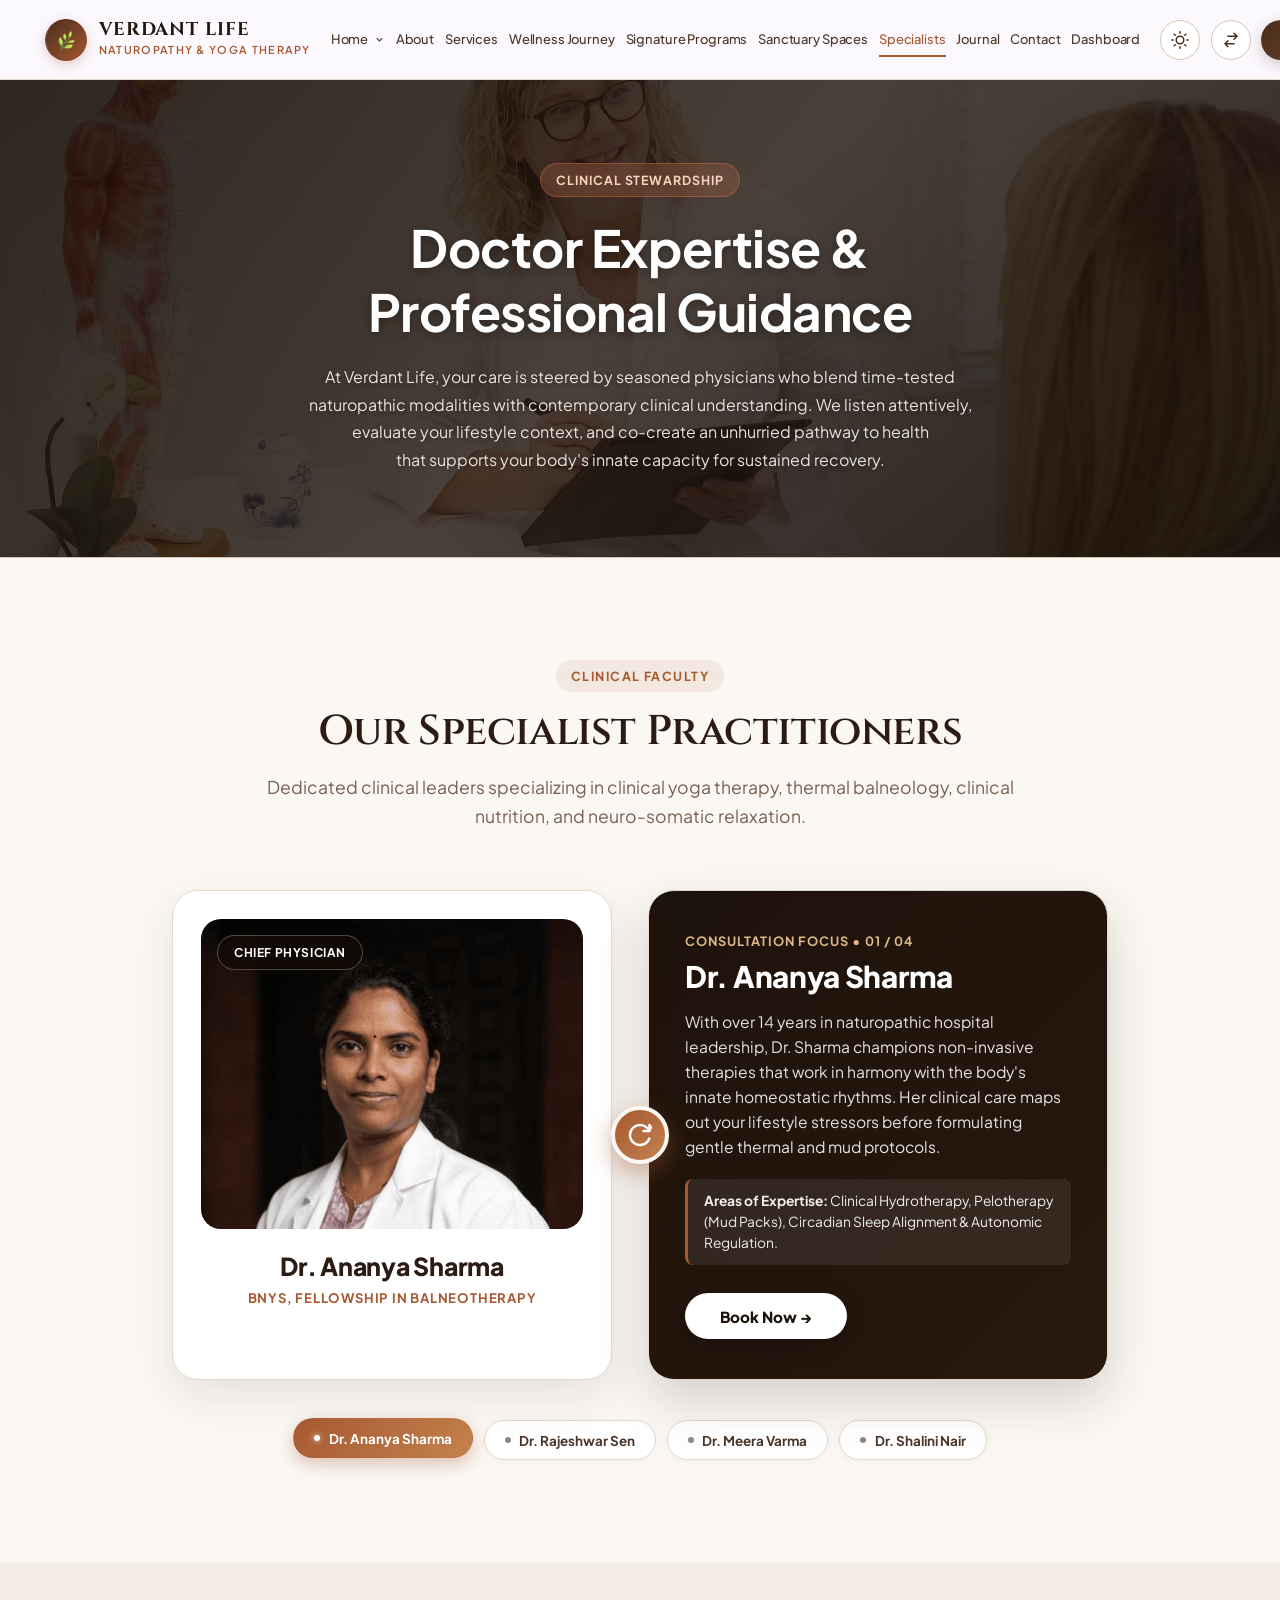
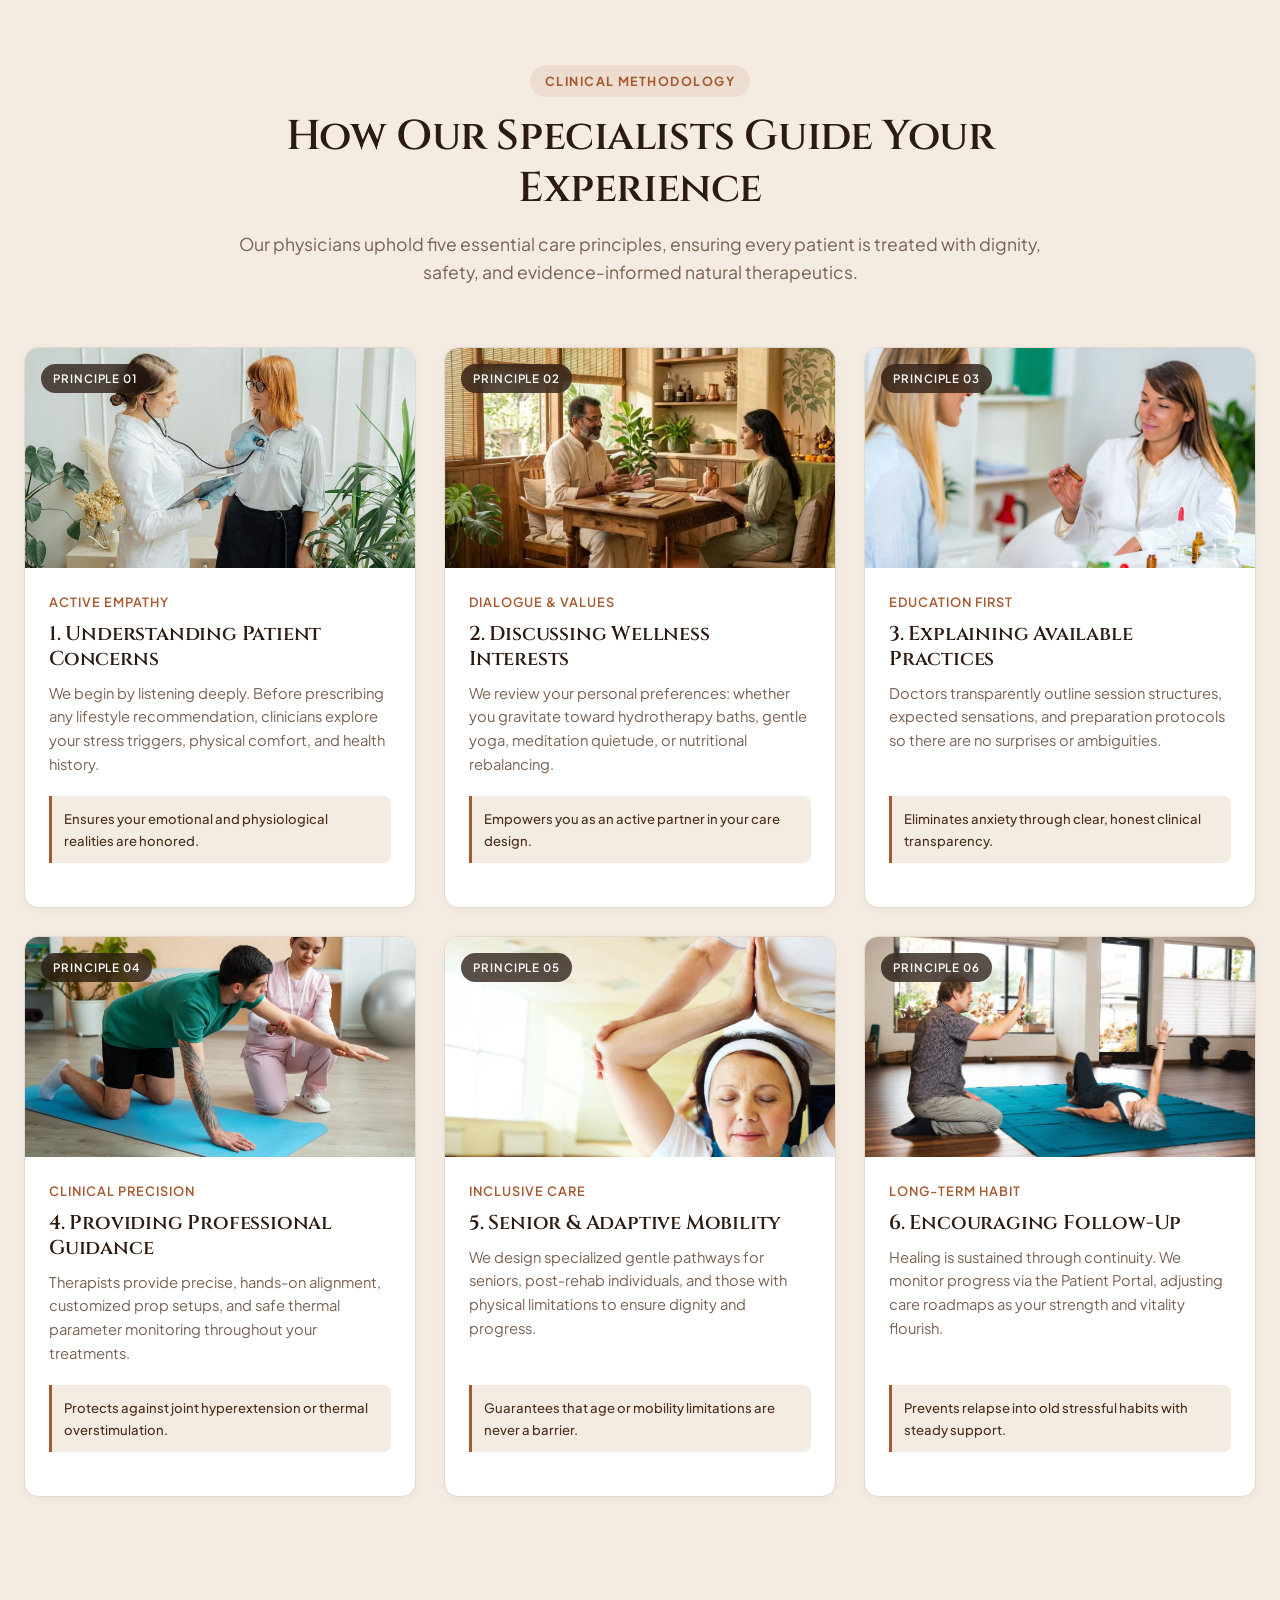
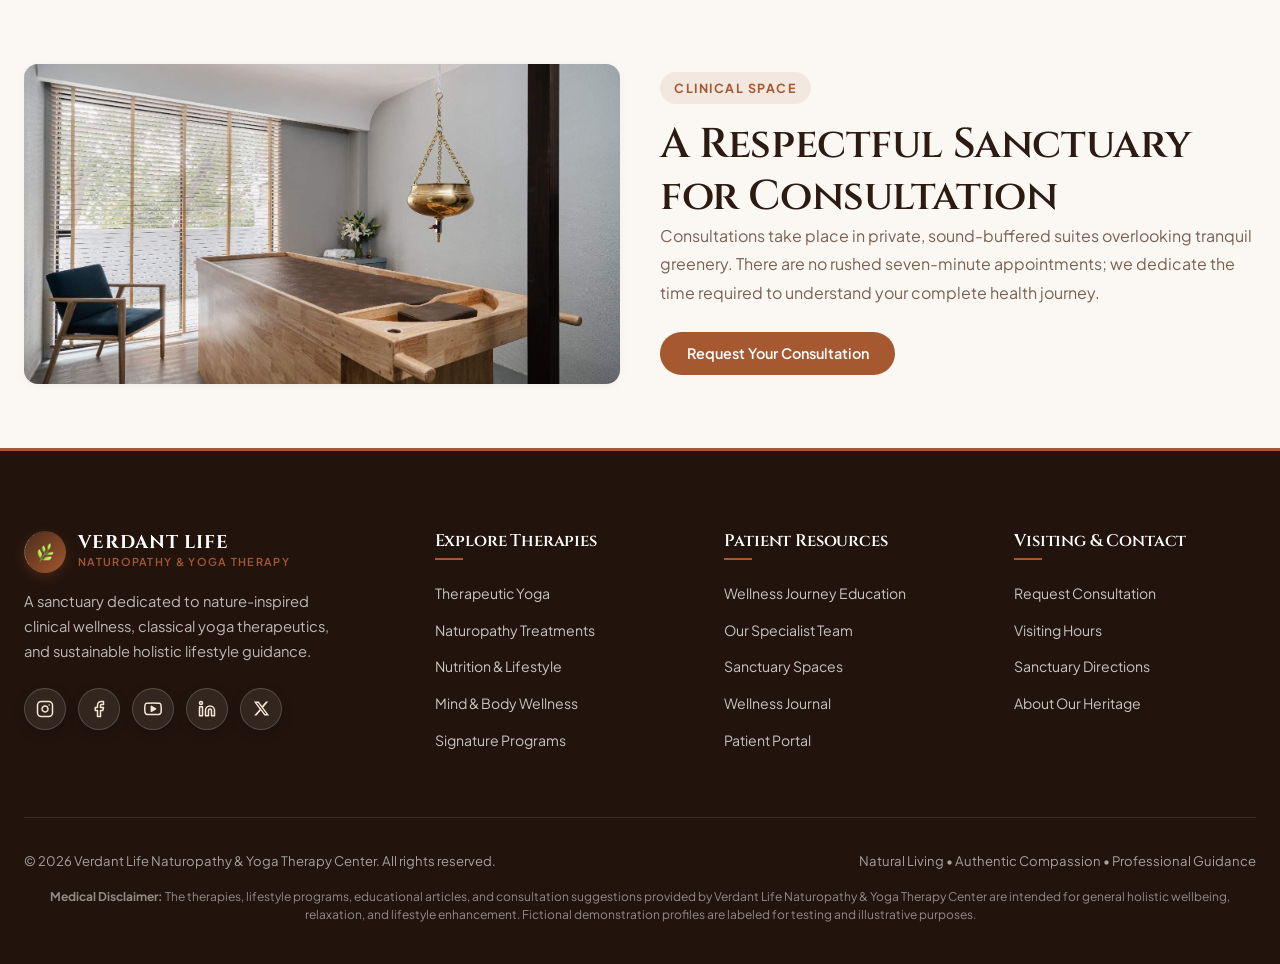
<file: doctors.html>
<!DOCTYPE html>
<html lang="en">
<head>
  <meta charset="UTF-8">
  <meta name="viewport" content="width=device-width, initial-scale=1.0">
  <title>Physicians & Specialists | Verdant Life</title>
  <meta name="description" content="Meet our certified naturopathic physicians, clinical yoga therapists, and holistic nutritionists guiding your individualized care.">
  <link rel="preconnect" href="https://fonts.googleapis.com">
  <link rel="preconnect" href="https://fonts.gstatic.com" crossorigin>
  <link href="https://fonts.googleapis.com/css2?family=Cinzel:wght@500;600;700&family=Plus+Jakarta+Sans:ital,wght@0,400;0,500;0,600;0,700;1,400&display=swap" rel="stylesheet">
  <link rel="stylesheet" href="css/style.css">
  <link rel="icon" type="image/png" href="images/favicon.png">
  <script>
    (function() {
      if (localStorage.getItem('verdant-theme') === 'dark') {
        document.documentElement.setAttribute('data-theme', 'dark');
      }
      if (localStorage.getItem('verdant-direction') === 'rtl') {
        document.documentElement.setAttribute('dir', 'rtl');
      }
    })();
  </script>
</head>
<body>

  <!-- Navigation Header -->
    <!-- Navigation Header -->
    <!-- Navigation Header with Home Dropdown -->
  <header class="header">
    <div class="container header-inner">
      <a href="index.html" class="brand">
        <div class="brand-symbol"><img src="images/logo.png" alt="Verdant Life Logo"></div>
        <div class="brand-text">
          <span class="brand-name">VERDANT LIFE</span>
          <span class="brand-tagline">Naturopathy & Yoga Therapy</span>
        </div>
      </a>

      <nav>
        <ul class="nav-menu">
          <li class="nav-item dropdown">
            <a href="index.html" class="nav-link dropdown-toggle" aria-expanded="false">
              Home
              <svg class="dropdown-arrow" width="11" height="11" viewBox="0 0 24 24">
                <polyline points="6 9 12 15 18 9"></polyline>
              </svg>
            </a>
            <ul class="dropdown-menu">
              <li><a href="index.html" class="dropdown-link">Home 1 (Sanctuary Home)</a></li>
              <li><a href="home-2.html" class="dropdown-link">Home 2 (Clinical & Retreat)</a></li>
            </ul>
          </li>
          <li><a href="about.html" class="nav-link">About</a></li>
          <li><a href="services.html" class="nav-link">Services</a></li>
          <li><a href="education.html" class="nav-link">Wellness Journey</a></li>
          <li><a href="programs.html" class="nav-link">Signature Programs</a></li>
          <li><a href="facilities.html" class="nav-link">Sanctuary Spaces</a></li>
          <li><a href="doctors.html" class="nav-link active">Specialists</a></li>
          <li><a href="journal.html" class="nav-link">Journal</a></li>
          <li><a href="contact.html" class="nav-link">Contact</a></li>
          <li><a href="dashboard.html" class="nav-link">Dashboard</a></li>
          <!-- Mobile / Tablet Menu Actions (Below Dashboard Navlink) -->
          <li class="mobile-menu-actions">
            <div class="mobile-theme-rtl-row">
              <button class="icon-btn theme-toggle-btn" aria-label="Toggle theme" title="Toggle theme">
                <svg class="theme-icon-sun" width="18" height="18" viewBox="0 0 24 24" fill="none" stroke="currentColor" stroke-width="2" stroke-linecap="round" stroke-linejoin="round">
                  <circle cx="12" cy="12" r="5"></circle>
                  <line x1="12" y1="1" x2="12" y2="3"></line>
                  <line x1="12" y1="21" x2="12" y2="23"></line>
                  <line x1="4.22" y1="4.22" x2="5.64" y2="5.64"></line>
                  <line x1="18.36" y1="18.36" x2="19.78" y2="19.78"></line>
                  <line x1="1" y1="12" x2="3" y2="12"></line>
                  <line x1="21" y1="12" x2="23" y2="12"></line>
                  <line x1="4.22" y1="19.78" x2="5.64" y2="18.36"></line>
                  <line x1="18.36" y1="5.64" x2="19.78" y2="4.22"></line>
                </svg>
                <svg class="theme-icon-moon" style="display:none;" width="18" height="18" viewBox="0 0 24 24" fill="none" stroke="currentColor" stroke-width="2" stroke-linecap="round" stroke-linejoin="round">
                  <path d="M21 12.79A9 9 0 1 1 11.21 3 7 7 0 0 0 21 12.79z"></path>
                </svg>
              </button>
              <button class="icon-btn rtl-toggle-btn" aria-label="Toggle text direction" title="Toggle RTL / LTR">
                <svg width="18" height="18" viewBox="0 0 24 24" fill="none" stroke="currentColor" stroke-width="2" stroke-linecap="round" stroke-linejoin="round">
                  <path d="M8 7h12m0 0l-4-4m4 4l-4 4m0 6H4m0 0l4 4m-4-4l4-4"></path>
                </svg>
              </button>
            </div>
            <a href="login.html" class="btn btn-primary mobile-login-cta">Login</a>
          </li>
        </ul>
      </nav>

      <div class="header-actions">
        <button class="icon-btn theme-toggle-btn desktop-only-action" aria-label="Toggle theme" title="Toggle theme">
          <svg class="theme-icon-sun" width="18" height="18" viewBox="0 0 24 24" fill="none" stroke="currentColor" stroke-width="2" stroke-linecap="round" stroke-linejoin="round">
            <circle cx="12" cy="12" r="5"></circle>
            <line x1="12" y1="1" x2="12" y2="3"></line>
            <line x1="12" y1="21" x2="12" y2="23"></line>
            <line x1="4.22" y1="4.22" x2="5.64" y2="5.64"></line>
            <line x1="18.36" y1="18.36" x2="19.78" y2="19.78"></line>
            <line x1="1" y1="12" x2="3" y2="12"></line>
            <line x1="21" y1="12" x2="23" y2="12"></line>
            <line x1="4.22" y1="19.78" x2="5.64" y2="18.36"></line>
            <line x1="18.36" y1="5.64" x2="19.78" y2="4.22"></line>
          </svg>
          <svg class="theme-icon-moon" style="display:none;" width="18" height="18" viewBox="0 0 24 24" fill="none" stroke="currentColor" stroke-width="2" stroke-linecap="round" stroke-linejoin="round">
            <path d="M21 12.79A9 9 0 1 1 11.21 3 7 7 0 0 0 21 12.79z"></path>
          </svg>
        </button>
        <button class="icon-btn rtl-toggle-btn desktop-only-action" aria-label="Toggle text direction" title="Toggle RTL / LTR">
          <svg width="18" height="18" viewBox="0 0 24 24" fill="none" stroke="currentColor" stroke-width="2" stroke-linecap="round" stroke-linejoin="round">
            <path d="M8 7h12m0 0l-4-4m4 4l-4 4m0 6H4m0 0l4 4m-4-4l4-4"></path>
          </svg>
        </button>
        <a href="login.html" class="btn btn-primary btn-sm desktop-only-action">Login</a>
        <button class="mobile-toggle" aria-label="Toggle navigation">☰</button>
      </div>
    </div>
  </header>

  <!-- Hero Banner -->
  <section class="page-hero" style="background-image: url('images/image-23.png');">
    <div class="container">
      <div class="page-hero-content">
        <span class="section-tag">Clinical Stewardship</span>
        <h1 class="page-hero-title">Doctor Expertise &<br class="hero-line-break">Professional Guidance</h1>
        <p class="page-hero-desc">
          At Verdant Life, your care is steered by seasoned physicians who blend time-tested<br class="hero-line-break">
          naturopathic modalities with contemporary clinical understanding. We listen attentively,<br class="hero-line-break">
          evaluate your lifestyle context, and co-create an unhurried pathway to health<br class="hero-line-break">
          that supports your body's innate capacity for sustained recovery.
        </p>
      </div>
    </div>
  </section>

  <!-- Section 8: Specialist Profiles (4 Fictional Demo Profiles With Clear Labels) -->
    <!-- Section 8: Clinical Faculty / Specialist Practitioners (Dual-Card Layout) -->
  <section class="section-padding bg-cream" id="specialist-faculty">
    <div class="container">
      <div class="section-header text-center">
        <span class="section-tag">Clinical Faculty</span>
        <h2 class="section-title">Our Specialist Practitioners</h2>
        <p class="section-subtitle">
          Dedicated clinical leaders specializing in clinical yoga therapy, thermal balneology, clinical nutrition, and neuro-somatic relaxation.
        </p>
      </div>

      <div class="specialist-dual-wrapper">
        <!-- Paired Dual-Card Presentation -->
        <div class="specialist-dual-pair" id="specialistDualPair">
          <!-- Left Card: Light Visual Portrait Card -->
          <div class="specialist-visual-card" id="specialistVCard">
            <div class="specialist-photo-frame">
              <img id="specialistPhoto" src="images/image-74.png" alt="Dr. Ananya Sharma, Chief Naturopathic Physician">
              <span class="specialist-role-badge" id="specialistBadge">Chief Physician</span>
            </div>
            <h3 class="specialist-vcard-name" id="specialistNameLeft">Dr. Ananya Sharma</h3>
            <span class="specialist-vcard-degrees" id="specialistDegrees">BNYS, Fellowship in Balneotherapy</span>
          </div>

          <!-- Central Sync / Rotate Switch Button -->
          <button class="specialist-sync-btn" onclick="nextSpecialist()" title="Switch to Next Specialist" aria-label="Next Specialist">
            <svg width="24" height="24" viewBox="0 0 24 24" fill="none" stroke="currentColor" stroke-width="2.5" stroke-linecap="round" stroke-linejoin="round">
              <path d="M21.5 2v6h-6M21.34 15.57a10 10 0 1 1-.57-8.38l5.67-5.67"/>
            </svg>
          </button>

          <!-- Right Card: Dark Luxury Editorial Panel -->
          <div class="specialist-detail-card" id="specialistDCard">
            <span class="specialist-dcard-meta" id="specialistMeta">Consultation Focus • 01 / 04</span>
            <h3 class="specialist-dcard-title" id="specialistNameRight">Dr. Ananya Sharma</h3>
            <p class="specialist-dcard-desc" id="specialistIntro">
              With over 14 years in naturopathic hospital leadership, Dr. Sharma champions non-invasive therapies that work in harmony with the body's innate homeostatic rhythms. Her clinical care maps out your lifestyle stressors before formulating gentle thermal and mud protocols.
            </p>
            <div class="specialist-dcard-benefit" id="specialistExpertise">
              <strong>Areas of Expertise:</strong> Clinical Hydrotherapy, Pelotherapy (Mud Packs), Circadian Sleep Alignment & Autonomic Regulation.
            </div>
            <div class="specialist-dcard-actions">
              <button class="specialist-btn-book" id="specialistBookBtn" onclick="bookDoctorConsultation('Dr. Ananya Sharma', 'Chief Naturopathic Physician')">
                Book Now →
              </button>
            </div>
          </div>
        </div>

        <!-- Doctor Selector Nav Bar -->
        <div class="specialist-nav-bar" role="tablist" aria-label="Specialist Faculty Selector">
          <button class="specialist-nav-chip active" onclick="setSpecialist(0)" role="tab" aria-selected="true">
            <span class="chip-dot"></span>
            <span>Dr. Ananya Sharma</span>
          </button>
          <button class="specialist-nav-chip" onclick="setSpecialist(1)" role="tab" aria-selected="false">
            <span class="chip-dot"></span>
            <span>Dr. Rajeshwar Sen</span>
          </button>
          <button class="specialist-nav-chip" onclick="setSpecialist(2)" role="tab" aria-selected="false">
            <span class="chip-dot"></span>
            <span>Dr. Meera Varma</span>
          </button>
          <button class="specialist-nav-chip" onclick="setSpecialist(3)" role="tab" aria-selected="false">
            <span class="chip-dot"></span>
            <span>Dr. Shalini Nair</span>
          </button>
        </div>
      </div>
    </div>
  </section>

  <!-- Section 8b: "How Our Specialists Guide Your Experience" (6 Even-Numbered Cards) -->
  <section class="section-padding bg-almond">
    <div class="container">
      <div class="section-header text-center">
        <span class="section-tag">Clinical Methodology</span>
        <h2 class="section-title">How Our Specialists Guide Your Experience</h2>
        <p class="section-subtitle">
          Our physicians uphold five essential care principles, ensuring every patient is treated with dignity, safety, and evidence-informed natural therapeutics.
        </p>
      </div>

      <div class="grid-6">
        <!-- Step 1 -->
        <div class="card">
          <div class="card-media">
            <img src="images/image-79.png" alt="Doctor performing stethoscope chest examination in bright clinic">
            <span class="card-media-badge">Principle 01</span>
          </div>
          <div class="card-body">
            <span class="card-meta">Active Empathy</span>
            <h4 class="card-title">1. Understanding Patient Concerns</h4>
            <p class="card-text">
              We begin by listening deeply. Before prescribing any lifestyle recommendation, clinicians explore your stress triggers, physical comfort, and health history.
            </p>
            <div class="card-benefit">Ensures your emotional and physiological realities are honored.</div>
          </div>
        </div>

        <!-- Step 2 -->
        <div class="card">
          <div class="card-media">
            <img src="images/image-18.png" alt="Traditional Ayurvedic doctor consultation with palm-leaf texts">
            <span class="card-media-badge">Principle 02</span>
          </div>
          <div class="card-body">
            <span class="card-meta">Dialogue & Values</span>
            <h4 class="card-title">2. Discussing Wellness Interests</h4>
            <p class="card-text">
              We review your personal preferences: whether you gravitate toward hydrotherapy baths, gentle yoga, meditation quietude, or nutritional rebalancing.
            </p>
            <div class="card-benefit">Empowers you as an active partner in your care design.</div>
          </div>
        </div>

        <!-- Step 3 -->
        <div class="card">
          <div class="card-media">
            <img src="images/image-78.png" alt="Practitioner presenting amber remedy vial across consultation desk">
            <span class="card-media-badge">Principle 03</span>
          </div>
          <div class="card-body">
            <span class="card-meta">Education First</span>
            <h4 class="card-title">3. Explaining Available Practices</h4>
            <p class="card-text">
              Doctors transparently outline session structures, expected sensations, and preparation protocols so there are no surprises or ambiguities.
            </p>
            <div class="card-benefit">Eliminates anxiety through clear, honest clinical transparency.</div>
          </div>
        </div>

        <!-- Step 4 -->
        <div class="card">
          <div class="card-media">
            <img src="images/image-106.png" alt="Clinical physiotherapy spinal alignment session on mat">
            <span class="card-media-badge">Principle 04</span>
          </div>
          <div class="card-body">
            <span class="card-meta">Clinical Precision</span>
            <h4 class="card-title">4. Providing Professional Guidance</h4>
            <p class="card-text">
              Therapists provide precise, hands-on alignment, customized prop setups, and safe thermal parameter monitoring throughout your treatments.
            </p>
            <div class="card-benefit">Protects against joint hyperextension or thermal overstimulation.</div>
          </div>
        </div>

        <!-- Step 5 -->
        <div class="card">
          <div class="card-media">
            <img src="images/image-114.png" alt="Gentle senior yoga therapy overhead stretch guidance">
            <span class="card-media-badge">Principle 05</span>
          </div>
          <div class="card-body">
            <span class="card-meta">Inclusive Care</span>
            <h4 class="card-title">5. Senior & Adaptive Mobility</h4>
            <p class="card-text">
              We design specialized gentle pathways for seniors, post-rehab individuals, and those with physical limitations to ensure dignity and progress.
            </p>
            <div class="card-benefit">Guarantees that age or mobility limitations are never a barrier.</div>
          </div>
        </div>

        <!-- Step 6 -->
        <div class="card">
          <div class="card-media">
            <img src="images/image-40.png" alt="One-on-one somatic movement therapy with elderly patient">
            <span class="card-media-badge">Principle 06</span>
          </div>
          <div class="card-body">
            <span class="card-meta">Long-Term Habit</span>
            <h4 class="card-title">6. Encouraging Follow-Up</h4>
            <p class="card-text">
              Healing is sustained through continuity. We monitor progress via the Patient Portal, adjusting care roadmaps as your strength and vitality flourish.
            </p>
            <div class="card-benefit">Prevents relapse into old stressful habits with steady support.</div>
          </div>
        </div>
      </div>
    </div>
  </section>

  <!-- Consultation Spotlight -->
  <section class="section-padding-sm bg-cream">
    <div class="container">
      <div class="grid-2" style="align-items: center; gap: 2.5rem;">
        <div style="border-radius: var(--radius-md); overflow: hidden; height: 320px; box-shadow: var(--shadow-sm);">
          <img src="images/image-17.png" alt="Ayurvedic Shirodhara therapy room with suspended brass vessel" style="width: 100%; height: 100%; object-fit: cover;">
        </div>
        <div>
          <span class="section-tag">Clinical Space</span>
          <h2>A Respectful Sanctuary for Consultation</h2>
          <p style="color: var(--text-muted); line-height: 1.8;">
            Consultations take place in private, sound-buffered suites overlooking tranquil greenery. There are no rushed seven-minute appointments; we dedicate the time required to understand your complete health journey.
          </p>
          <div style="margin-top: 1.5rem;">
            <a href="contact.html" class="btn btn-terracotta">Request Your Consultation</a>
          </div>
        </div>
      </div>
    </div>
  </section>

  <!-- Footer -->
  <footer class="footer">
    <div class="container">
      <div class="footer-grid">
        <div class="footer-brand">
          <div class="brand">
            <div class="brand-symbol"><img src="images/logo.png" alt="Verdant Life Logo"></div>
            <div class="brand-text">
              <span class="brand-name">VERDANT LIFE</span>
              <span class="brand-tagline">Naturopathy & Yoga Therapy</span>
            </div>
          </div>
          <p class="footer-description">
            A sanctuary dedicated to nature-inspired clinical wellness, classical yoga therapeutics, and sustainable holistic lifestyle guidance.
          </p>
          <!-- Sanctuary Social Media Channels -->
          <div class="footer-social-links" aria-label="Sanctuary Social Media Channels">
            <a href="https://instagram.com" target="_blank" rel="noopener noreferrer" class="footer-social-btn" aria-label="Verdant Life on Instagram" title="Follow us on Instagram">
              <svg width="18" height="18" viewBox="0 0 24 24" fill="none" stroke="currentColor" stroke-width="2" stroke-linecap="round" stroke-linejoin="round">
                <rect x="2" y="2" width="20" height="20" rx="5" ry="5"></rect>
                <path d="M16 11.37A4 4 0 1 1 12.63 8 4 4 0 0 1 16 11.37z"></path>
                <line x1="17.5" y1="6.5" x2="17.51" y2="6.5"></line>
              </svg>
            </a>
            <a href="https://facebook.com" target="_blank" rel="noopener noreferrer" class="footer-social-btn" aria-label="Verdant Life on Facebook" title="Connect on Facebook">
              <svg width="18" height="18" viewBox="0 0 24 24" fill="none" stroke="currentColor" stroke-width="2" stroke-linecap="round" stroke-linejoin="round">
                <path d="M18 2h-3a5 5 0 0 0-5 5v3H7v4h3v8h4v-8h3l1-4h-4V7a1 1 0 0 1 1-1h3z"></path>
              </svg>
            </a>
            <a href="https://youtube.com" target="_blank" rel="noopener noreferrer" class="footer-social-btn" aria-label="Verdant Life on YouTube" title="Watch on YouTube">
              <svg width="18" height="18" viewBox="0 0 24 24" fill="none" stroke="currentColor" stroke-width="2" stroke-linecap="round" stroke-linejoin="round">
                <path d="M22.54 6.42a2.78 2.78 0 0 0-1.94-2C18.88 4 12 4 12 4s-6.88 0-8.6.46a2.78 2.78 0 0 0-1.94 2A29 29 0 0 0 1 11.75a29 29 0 0 0 .46 5.33A2.78 2.78 0 0 0 3.4 19c1.72.46 8.6.46 8.6.46s6.88 0 8.6-.46a2.78 2.78 0 0 0 1.94-2 29 29 0 0 0 .46-5.25 29 29 0 0 0-.46-5.33z"></path>
                <polygon points="9.75 15.02 15.5 11.75 9.75 8.48 9.75 15.02" fill="currentColor"></polygon>
              </svg>
            </a>
            <a href="https://linkedin.com" target="_blank" rel="noopener noreferrer" class="footer-social-btn" aria-label="Verdant Life on LinkedIn" title="Follow our Clinical Board on LinkedIn">
              <svg width="18" height="18" viewBox="0 0 24 24" fill="none" stroke="currentColor" stroke-width="2" stroke-linecap="round" stroke-linejoin="round">
                <path d="M16 8a6 6 0 0 1 6 6v7h-4v-7a2 2 0 0 0-2-2 2 2 0 0 0-2 2v7h-4v-7a6 6 0 0 1 6-6z"></path>
                <rect x="2" y="9" width="4" height="12"></rect>
                <circle cx="4" cy="4" r="2"></circle>
              </svg>
            </a>
            <a href="https://x.com" target="_blank" rel="noopener noreferrer" class="footer-social-btn" aria-label="Verdant Life on X" title="Follow us on X">
              <svg width="17" height="17" viewBox="0 0 24 24" fill="currentColor">
                <path d="M18.244 2.25h3.308l-7.227 8.26 8.502 11.24H16.17l-5.214-6.817L4.99 21.75H1.68l7.73-8.835L1.254 2.25H8.08l4.713 6.231zm-1.161 17.52h1.833L7.084 4.126H5.117z"/>
              </svg>
            </a>
          </div>
        </div>

        <div class="footer-col">
          <h4>Explore Therapies</h4>
          <ul class="footer-links">
            <li><a href="services.html#yoga">Therapeutic Yoga</a></li>
            <li><a href="services.html#naturopathy">Naturopathy Treatments</a></li>
            <li><a href="services.html#nutrition">Nutrition & Lifestyle</a></li>
            <li><a href="services.html#mind-body">Mind & Body Wellness</a></li>
            <li><a href="programs.html">Signature Programs</a></li>
          </ul>
        </div>

        <div class="footer-col">
          <h4>Patient Resources</h4>
          <ul class="footer-links">
            <li><a href="education.html">Wellness Journey Education</a></li>
            <li><a href="doctors.html">Our Specialist Team</a></li>
            <li><a href="facilities.html">Sanctuary Spaces</a></li>
            <li><a href="journal.html">Wellness Journal</a></li>
            <li><a href="dashboard.html">Patient Portal</a></li>
          </ul>
        </div>

        <div class="footer-col">
          <h4>Visiting & Contact</h4>
          <ul class="footer-links">
            <li><a href="contact.html">Request Consultation</a></li>
            <li><a href="contact.html#hours">Visiting Hours</a></li>
            <li><a href="contact.html#location">Sanctuary Directions</a></li>
            <li><a href="about.html">About Our Heritage</a></li>
          </ul>
        </div>
      </div>

      <div class="footer-bottom">
        <div>© 2026 Verdant Life Naturopathy & Yoga Therapy Center. All rights reserved.</div>
        <div>Natural Living • Authentic Compassion • Professional Guidance</div>
      </div>

      <div class="footer-disclaimer-notice">
        <strong>Medical Disclaimer:</strong> The therapies, lifestyle programs, educational articles, and consultation suggestions provided by Verdant Life Naturopathy & Yoga Therapy Center are intended for general holistic wellbeing, relaxation, and lifestyle enhancement. Fictional demonstration profiles are labeled for testing and illustrative purposes.
      </div>
    </div>
  </footer>

  <!-- Universal Modal Container -->
  <div id="modal-overlay" class="modal-overlay">
    <div class="modal-container">
      <div class="modal-header">
        <h3 id="modal-title" style="margin: 0; font-size: 1.3rem;">Modal Header</h3>
        <button class="modal-close" aria-label="Close dialog">✕</button>
      </div>
      <div id="modal-body-content" class="modal-body">
        <!-- Injected via JavaScript -->
      </div>
    </div>
  </div>

  <script src="js/main.js"></script>
  <!-- Drop to Top Button with Hover Effect -->
  <button id="backToTop" class="back-to-top-btn" aria-label="Scroll to top of page" title="Scroll to top">
    <svg width="20" height="20" viewBox="0 0 24 24" fill="none" stroke="currentColor" stroke-width="2.5" stroke-linecap="round" stroke-linejoin="round">
      <line x1="12" y1="19" x2="12" y2="5"></line>
      <polyline points="5 12 12 5 19 12"></polyline>
    </svg>
  </button>
</body>
</html>
</file>
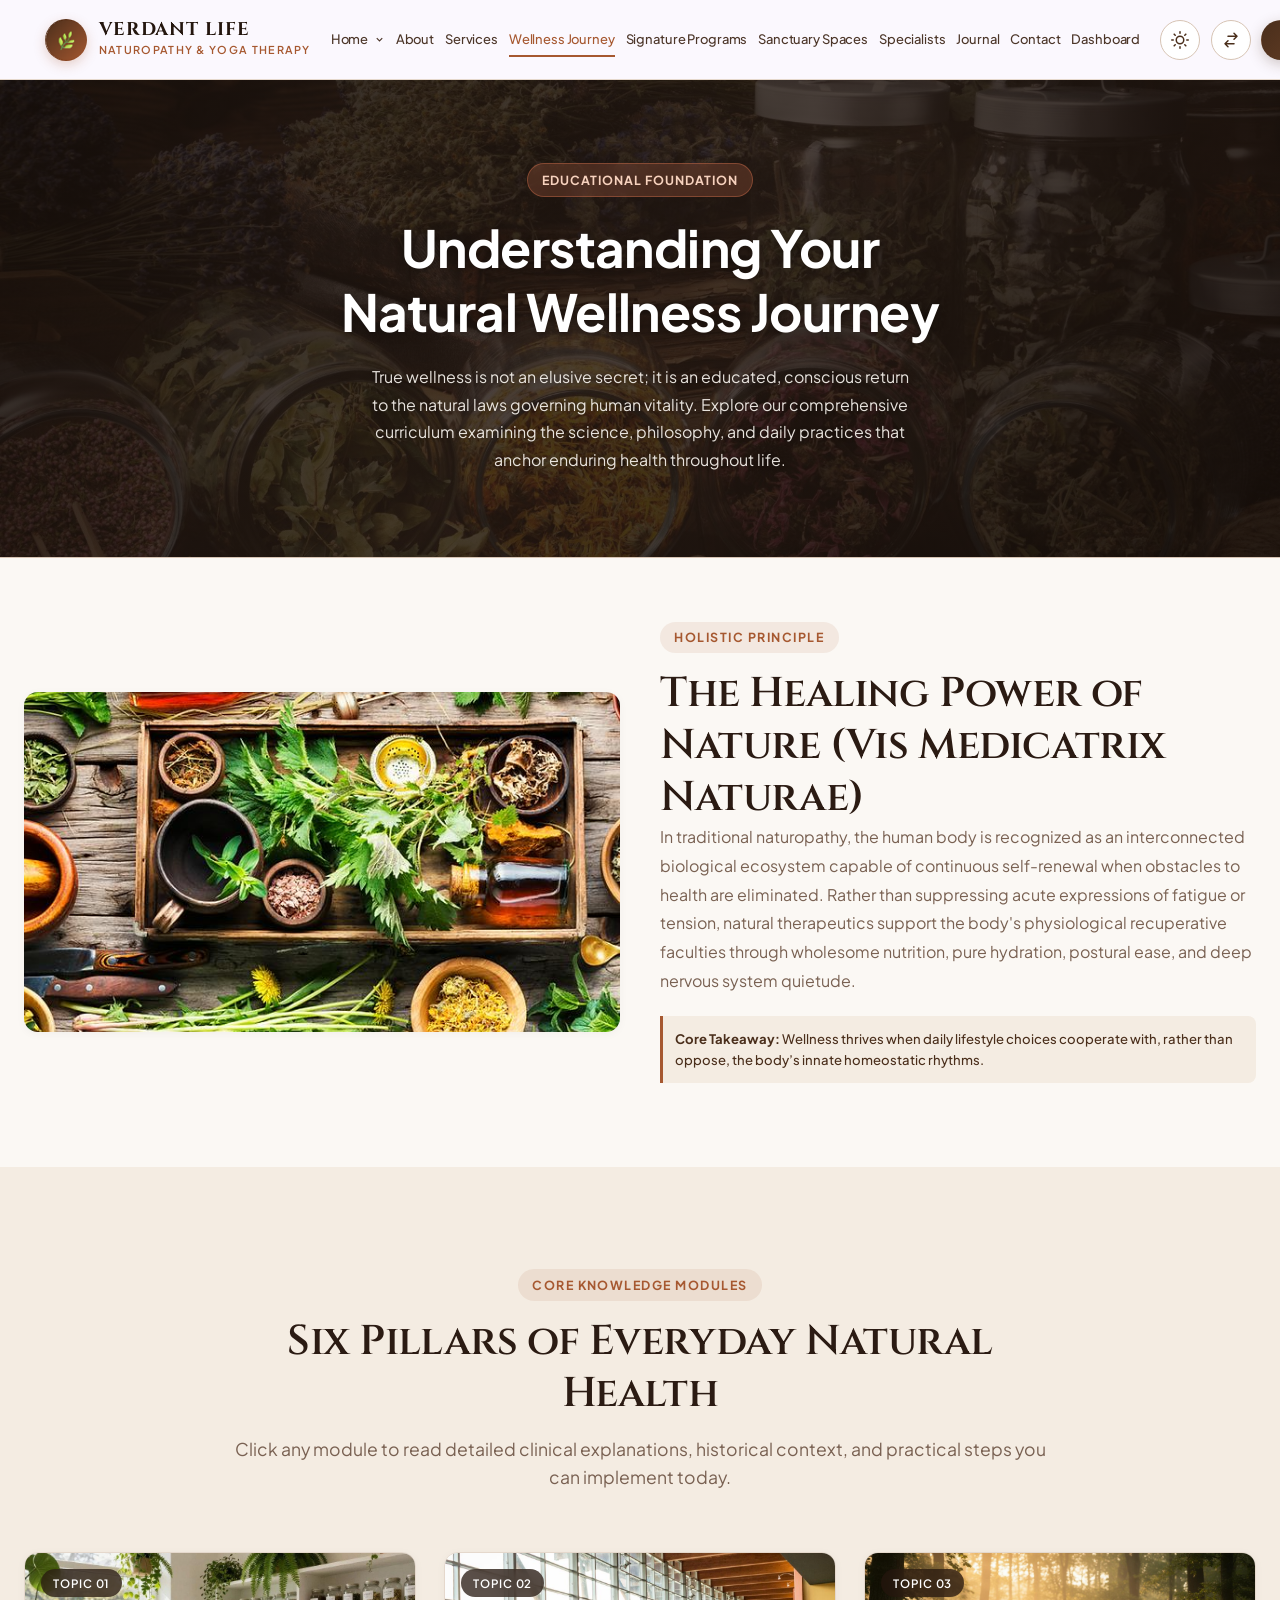
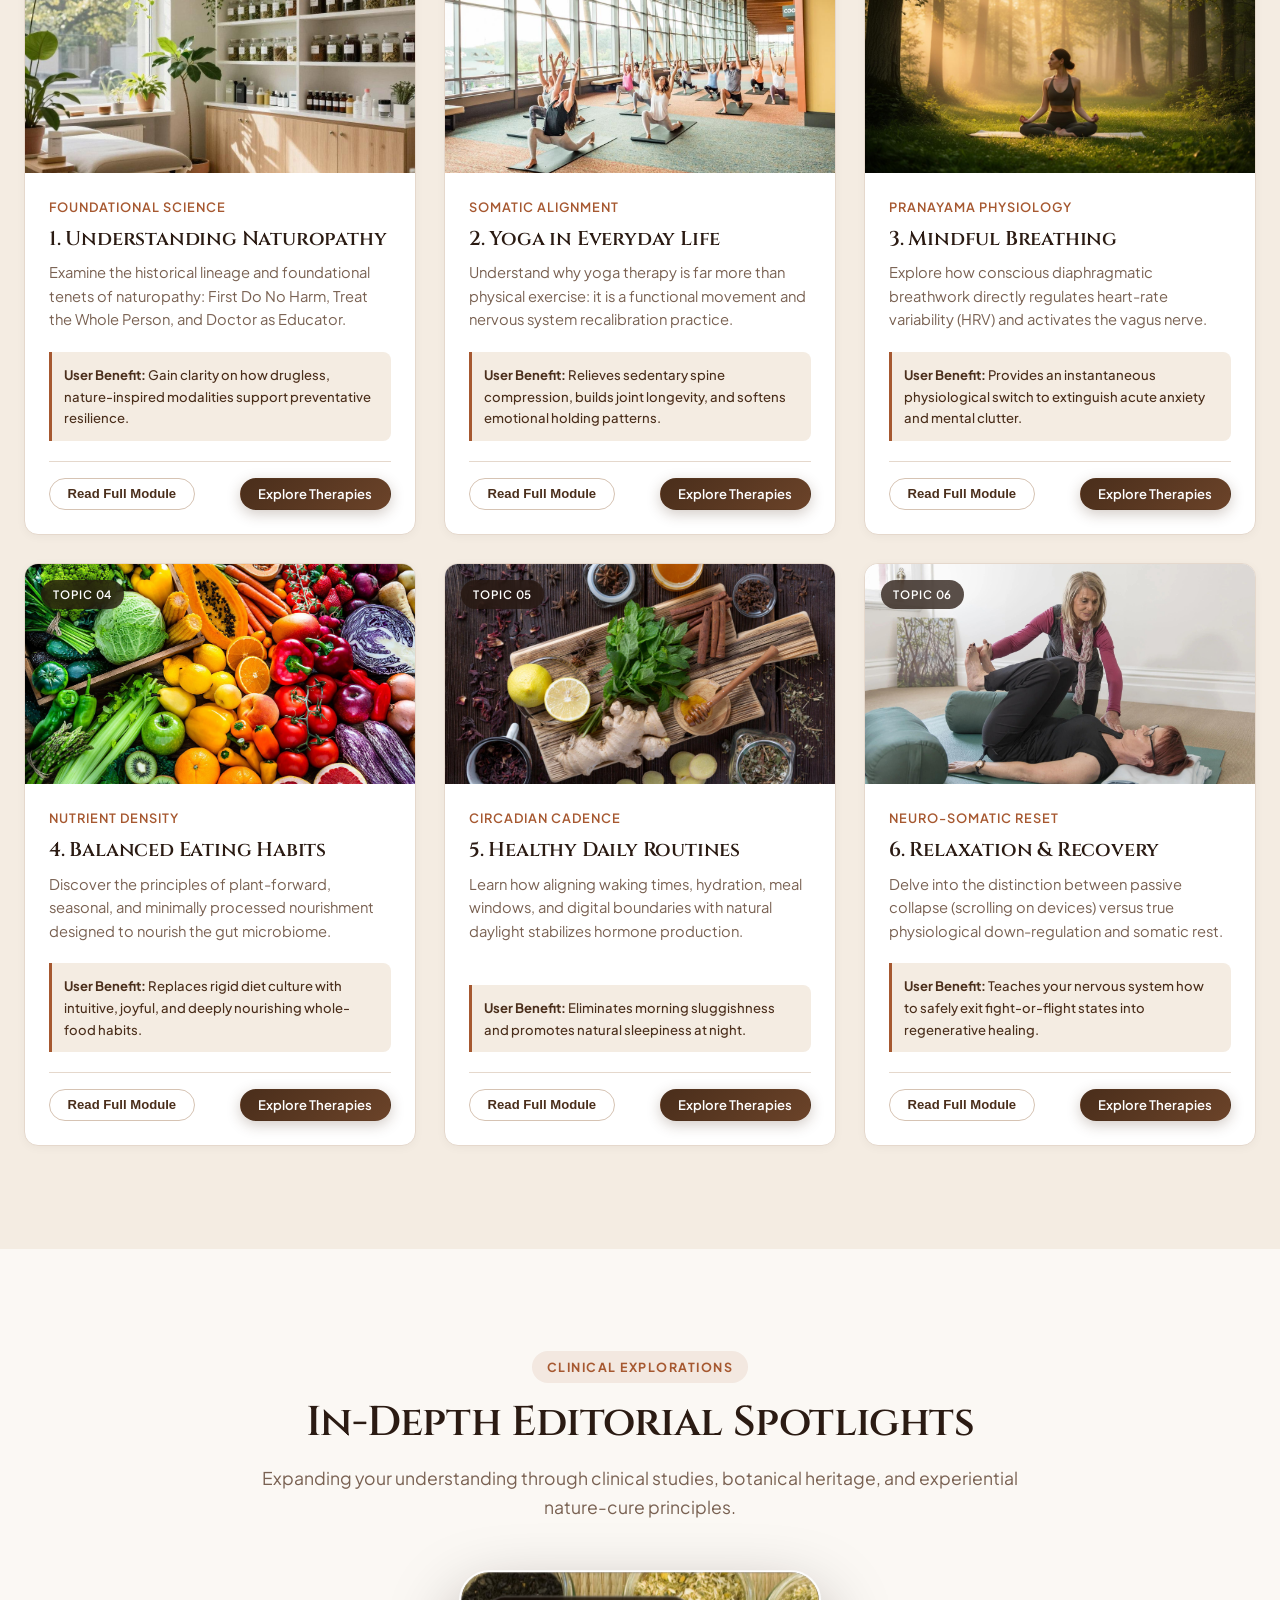
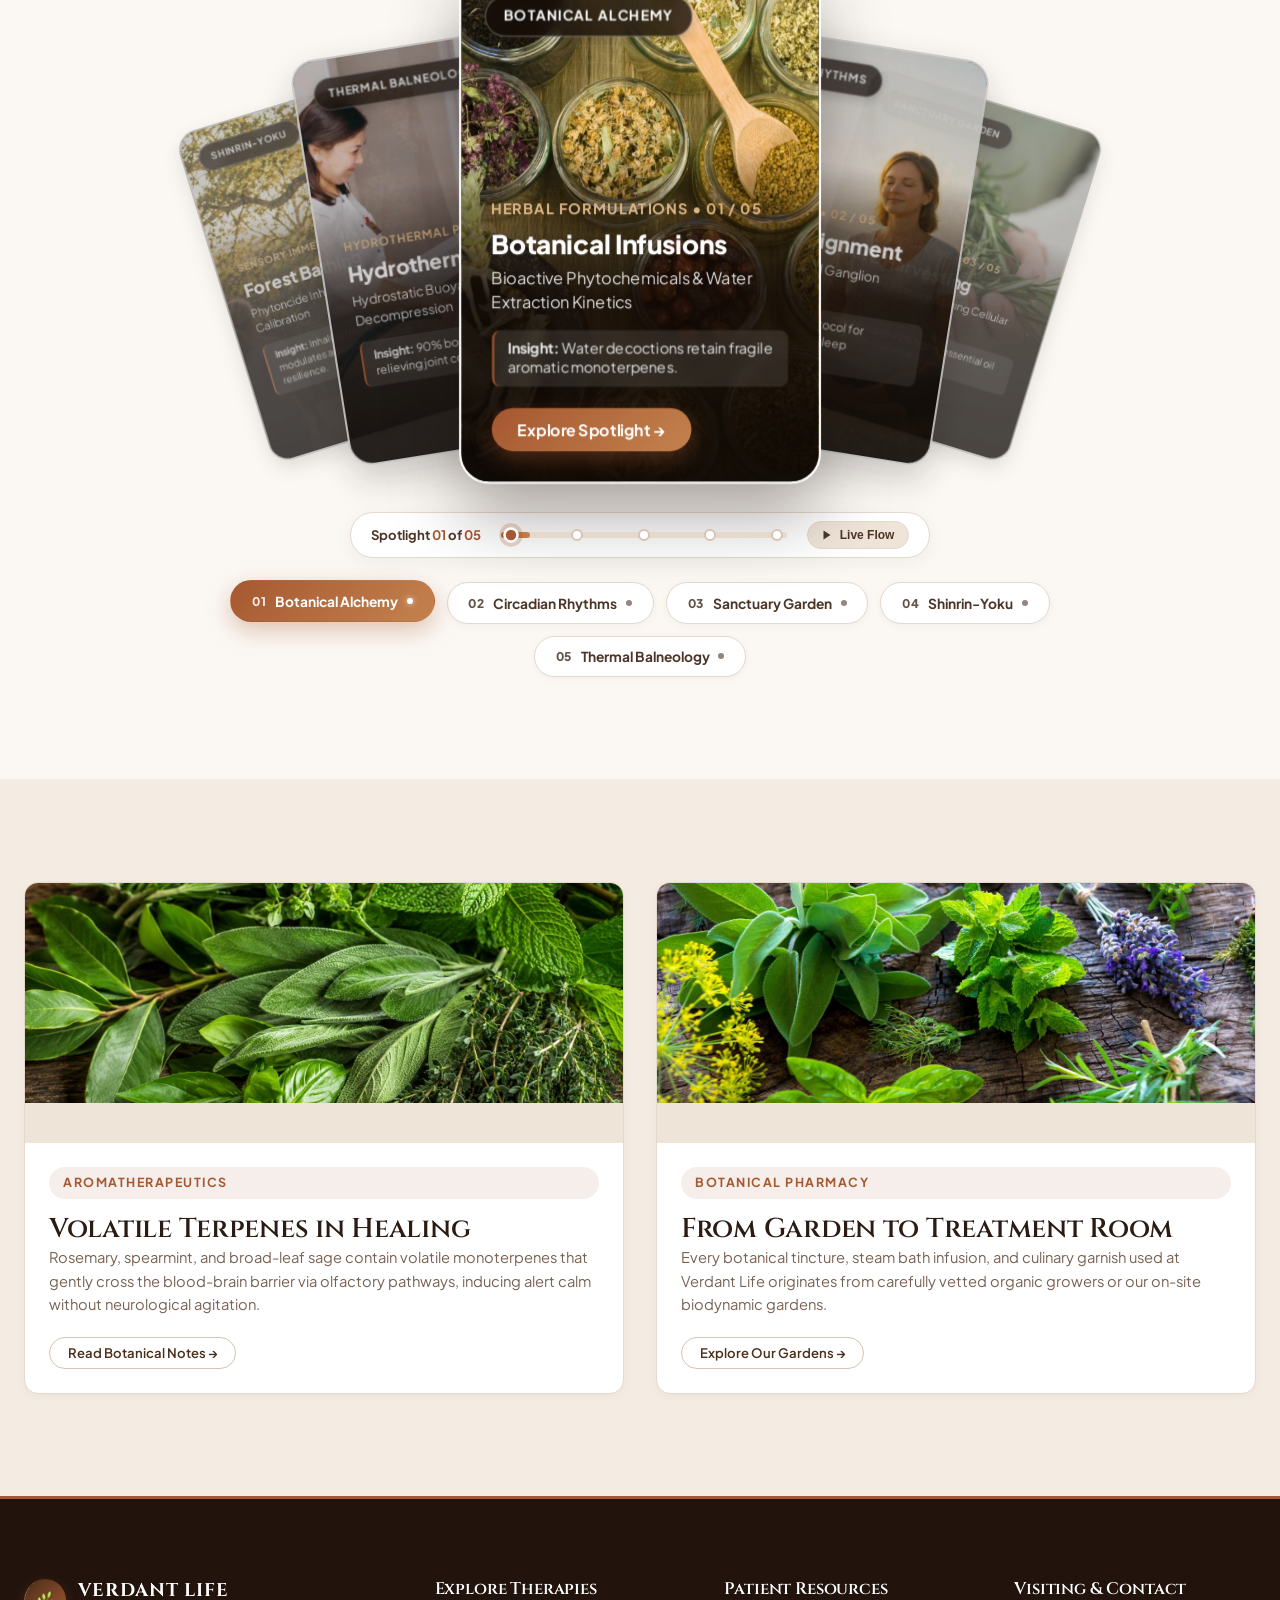
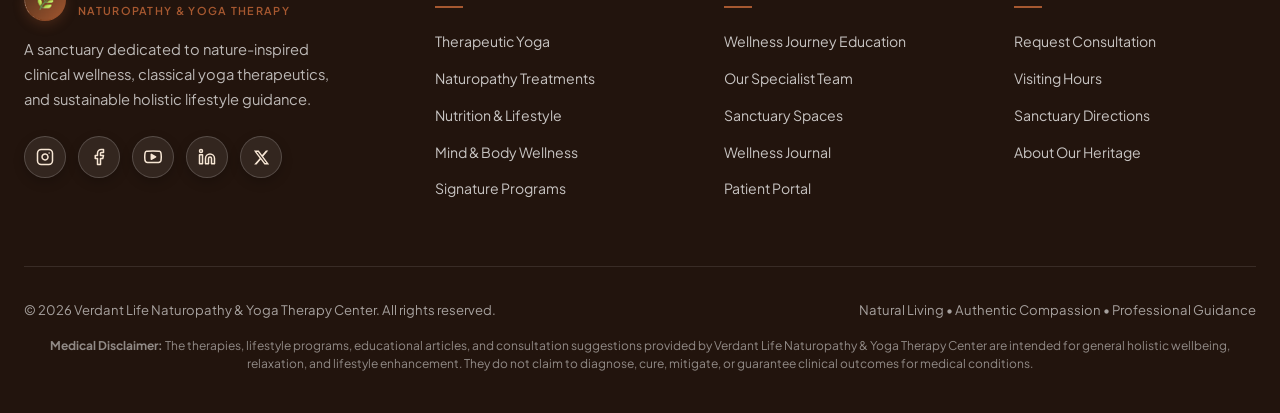
<file: education.html>
<!DOCTYPE html>
<html lang="en">
<head>
  <meta charset="UTF-8">
  <meta name="viewport" content="width=device-width, initial-scale=1.0">
  <title>Wellness Journey Education | Verdant Life</title>
  <meta name="description" content="Discover in-depth editorial education on naturopathy, the role of yoga, mindful breathing, balanced nutrition, daily routines, and physiological relaxation.">
  <link rel="preconnect" href="https://fonts.googleapis.com">
  <link rel="preconnect" href="https://fonts.gstatic.com" crossorigin>
  <link href="https://fonts.googleapis.com/css2?family=Cinzel:wght@500;600;700&family=Plus+Jakarta+Sans:ital,wght@0,400;0,500;0,600;0,700;1,400&display=swap" rel="stylesheet">
  <link rel="stylesheet" href="css/style.css">
  <link rel="icon" type="image/png" href="images/favicon.png">
  <script>
    (function() {
      if (localStorage.getItem('verdant-theme') === 'dark') {
        document.documentElement.setAttribute('data-theme', 'dark');
      }
      if (localStorage.getItem('verdant-direction') === 'rtl') {
        document.documentElement.setAttribute('dir', 'rtl');
      }
    })();
  </script>
</head>
<body>

  <!-- Navigation Header -->
    <!-- Navigation Header -->
    <!-- Navigation Header with Home Dropdown -->
  <header class="header">
    <div class="container header-inner">
      <a href="index.html" class="brand">
        <div class="brand-symbol"><img src="images/logo.png" alt="Verdant Life Logo"></div>
        <div class="brand-text">
          <span class="brand-name">VERDANT LIFE</span>
          <span class="brand-tagline">Naturopathy & Yoga Therapy</span>
        </div>
      </a>

      <nav>
        <ul class="nav-menu">
          <li class="nav-item dropdown">
            <a href="index.html" class="nav-link dropdown-toggle" aria-expanded="false">
              Home
              <svg class="dropdown-arrow" width="11" height="11" viewBox="0 0 24 24">
                <polyline points="6 9 12 15 18 9"></polyline>
              </svg>
            </a>
            <ul class="dropdown-menu">
              <li><a href="index.html" class="dropdown-link">Home 1 (Sanctuary Home)</a></li>
              <li><a href="home-2.html" class="dropdown-link">Home 2 (Clinical & Retreat)</a></li>
            </ul>
          </li>
          <li><a href="about.html" class="nav-link">About</a></li>
          <li><a href="services.html" class="nav-link">Services</a></li>
          <li><a href="education.html" class="nav-link active">Wellness Journey</a></li>
          <li><a href="programs.html" class="nav-link">Signature Programs</a></li>
          <li><a href="facilities.html" class="nav-link">Sanctuary Spaces</a></li>
          <li><a href="doctors.html" class="nav-link">Specialists</a></li>
          <li><a href="journal.html" class="nav-link">Journal</a></li>
          <li><a href="contact.html" class="nav-link">Contact</a></li>
          <li><a href="dashboard.html" class="nav-link">Dashboard</a></li>
          <!-- Mobile / Tablet Menu Actions (Below Dashboard Navlink) -->
          <li class="mobile-menu-actions">
            <div class="mobile-theme-rtl-row">
              <button class="icon-btn theme-toggle-btn" aria-label="Toggle theme" title="Toggle theme">
                <svg class="theme-icon-sun" width="18" height="18" viewBox="0 0 24 24" fill="none" stroke="currentColor" stroke-width="2" stroke-linecap="round" stroke-linejoin="round">
                  <circle cx="12" cy="12" r="5"></circle>
                  <line x1="12" y1="1" x2="12" y2="3"></line>
                  <line x1="12" y1="21" x2="12" y2="23"></line>
                  <line x1="4.22" y1="4.22" x2="5.64" y2="5.64"></line>
                  <line x1="18.36" y1="18.36" x2="19.78" y2="19.78"></line>
                  <line x1="1" y1="12" x2="3" y2="12"></line>
                  <line x1="21" y1="12" x2="23" y2="12"></line>
                  <line x1="4.22" y1="19.78" x2="5.64" y2="18.36"></line>
                  <line x1="18.36" y1="5.64" x2="19.78" y2="4.22"></line>
                </svg>
                <svg class="theme-icon-moon" style="display:none;" width="18" height="18" viewBox="0 0 24 24" fill="none" stroke="currentColor" stroke-width="2" stroke-linecap="round" stroke-linejoin="round">
                  <path d="M21 12.79A9 9 0 1 1 11.21 3 7 7 0 0 0 21 12.79z"></path>
                </svg>
              </button>
              <button class="icon-btn rtl-toggle-btn" aria-label="Toggle text direction" title="Toggle RTL / LTR">
                <svg width="18" height="18" viewBox="0 0 24 24" fill="none" stroke="currentColor" stroke-width="2" stroke-linecap="round" stroke-linejoin="round">
                  <path d="M8 7h12m0 0l-4-4m4 4l-4 4m0 6H4m0 0l4 4m-4-4l4-4"></path>
                </svg>
              </button>
            </div>
            <a href="login.html" class="btn btn-primary mobile-login-cta">Login</a>
          </li>
        </ul>
      </nav>

      <div class="header-actions">
        <button class="icon-btn theme-toggle-btn desktop-only-action" aria-label="Toggle theme" title="Toggle theme">
          <svg class="theme-icon-sun" width="18" height="18" viewBox="0 0 24 24" fill="none" stroke="currentColor" stroke-width="2" stroke-linecap="round" stroke-linejoin="round">
            <circle cx="12" cy="12" r="5"></circle>
            <line x1="12" y1="1" x2="12" y2="3"></line>
            <line x1="12" y1="21" x2="12" y2="23"></line>
            <line x1="4.22" y1="4.22" x2="5.64" y2="5.64"></line>
            <line x1="18.36" y1="18.36" x2="19.78" y2="19.78"></line>
            <line x1="1" y1="12" x2="3" y2="12"></line>
            <line x1="21" y1="12" x2="23" y2="12"></line>
            <line x1="4.22" y1="19.78" x2="5.64" y2="18.36"></line>
            <line x1="18.36" y1="5.64" x2="19.78" y2="4.22"></line>
          </svg>
          <svg class="theme-icon-moon" style="display:none;" width="18" height="18" viewBox="0 0 24 24" fill="none" stroke="currentColor" stroke-width="2" stroke-linecap="round" stroke-linejoin="round">
            <path d="M21 12.79A9 9 0 1 1 11.21 3 7 7 0 0 0 21 12.79z"></path>
          </svg>
        </button>
        <button class="icon-btn rtl-toggle-btn desktop-only-action" aria-label="Toggle text direction" title="Toggle RTL / LTR">
          <svg width="18" height="18" viewBox="0 0 24 24" fill="none" stroke="currentColor" stroke-width="2" stroke-linecap="round" stroke-linejoin="round">
            <path d="M8 7h12m0 0l-4-4m4 4l-4 4m0 6H4m0 0l4 4m-4-4l4-4"></path>
          </svg>
        </button>
        <a href="login.html" class="btn btn-primary btn-sm desktop-only-action">Login</a>
        <button class="mobile-toggle" aria-label="Toggle navigation">☰</button>
      </div>
    </div>
  </header>

  <!-- Editorial Hero Banner -->
  <section class="page-hero" style="background-image: url('images/image-67.png');">
    <div class="container">
      <div class="page-hero-content">
        <span class="section-tag">Educational Foundation</span>
        <h1 class="page-hero-title">Understanding Your<br class="hero-line-break">Natural Wellness Journey</h1>
        <p class="page-hero-desc">
          True wellness is not an elusive secret; it is an educated, conscious return<br class="hero-line-break">
          to the natural laws governing human vitality. Explore our comprehensive<br class="hero-line-break">
          curriculum examining the science, philosophy, and daily practices that<br class="hero-line-break">
          anchor enduring health throughout life.
        </p>
      </div>
    </div>
  </section>

  <!-- Editorial Lead In -->
  <section class="section-padding-sm bg-cream">
    <div class="container">
      <div class="grid-2" style="align-items: center; gap: 2.5rem;">
        <div style="border-radius: var(--radius-md); overflow: hidden; height: 340px; box-shadow: var(--shadow-sm);">
          <img src="images/image-9.png" alt="Botanical flat lay of medicinal herbs and glass tinctures" style="width: 100%; height: 100%; object-fit: cover;">
        </div>
        <div>
          <span class="section-tag">Holistic Principle</span>
          <h2>The Healing Power of Nature (Vis Medicatrix Naturae)</h2>
          <p style="color: var(--text-muted); line-height: 1.8;">
            In traditional naturopathy, the human body is recognized as an interconnected biological ecosystem capable of continuous self-renewal when obstacles to health are eliminated. Rather than suppressing acute expressions of fatigue or tension, natural therapeutics support the body's physiological recuperative faculties through wholesome nutrition, pure hydration, postural ease, and deep nervous system quietude.
          </p>
          <div class="card-benefit" style="margin-top: 1.25rem;">
            <strong>Core Takeaway:</strong> Wellness thrives when daily lifestyle choices cooperate with, rather than oppose, the body’s innate homeostatic rhythms.
          </div>
        </div>
      </div>
    </div>
  </section>

  <!-- Section 3: The 6 Core Educational Topics (Expandable Editorial Layout) -->
  <section class="section-padding bg-almond">
    <div class="container">
      <div class="section-header text-center">
        <span class="section-tag">Core Knowledge Modules</span>
        <h2 class="section-title">Six Pillars of Everyday Natural Health</h2>
        <p class="section-subtitle">
          Click any module to read detailed clinical explanations, historical context, and practical steps you can implement today.
        </p>
      </div>

      <div class="grid-6">
        <!-- Topic 1: Understanding Naturopathy -->
        <div class="card">
          <div class="card-media">
            <img src="images/image-14.png" alt="Naturopathy clinic room with shelves of dried herb jars">
            <span class="card-media-badge">Topic 01</span>
          </div>
          <div class="card-body">
            <span class="card-meta">Foundational Science</span>
            <h3 class="card-title">1. Understanding Naturopathy</h3>
            <p class="card-text">
              Examine the historical lineage and foundational tenets of naturopathy: First Do No Harm, Treat the Whole Person, and Doctor as Educator.
            </p>
            <div class="card-benefit">
              <strong>User Benefit:</strong> Gain clarity on how drugless, nature-inspired modalities support preventative resilience.
            </div>
            <div class="card-footer">
              <button class="btn btn-secondary btn-sm" onclick="readArticleModal('Understanding Naturopathy', 'Foundational Science', 'Current Curriculum', 'images/image-14.png', 'Naturopathy is a distinct, federally recognized medical discipline centered on the Vis Medicatrix Naturae (the self-healing power of nature). Developed through centuries of clinical water cures, botanical medicine, and clinical nutrition, modern naturopathy bridges age-old therapeutic modalities with contemporary physiological research. Naturopathic physicians emphasize lifestyle counseling, hydrotherapy, and pelotherapy to support metabolic homeostasis without unnecessary pharmaceutical dependence.')">Read Full Module</button>
              <a href="services.html#naturopathy" class="btn btn-primary btn-sm">Explore Therapies</a>
            </div>
          </div>
        </div>

        <!-- Topic 2: The Role of Yoga in Everyday Wellness -->
        <div class="card">
          <div class="card-media">
            <img src="images/image-36.png" alt="Yoga class practicing low lunges in modern glass-walled studio">
            <span class="card-media-badge">Topic 02</span>
          </div>
          <div class="card-body">
            <span class="card-meta">Somatic Alignment</span>
            <h3 class="card-title">2. Yoga in Everyday Life</h3>
            <p class="card-text">
              Understand why yoga therapy is far more than physical exercise: it is a functional movement and nervous system recalibration practice.
            </p>
            <div class="card-benefit">
              <strong>User Benefit:</strong> Relieves sedentary spine compression, builds joint longevity, and softens emotional holding patterns.
            </div>
            <div class="card-footer">
              <button class="btn btn-secondary btn-sm" onclick="readArticleModal('The Role of Yoga in Everyday Wellness', 'Somatic Alignment', 'Current Curriculum', 'images/image-36.png', 'In contemporary sedentary environments, musculoskeletal stiffness and shallow breathing frequently become chronic somatic baselines. Therapeutic yoga functions as neuromuscular education: slow, purposeful asanas stimulate proprioceptive sensors in the fascia and joints, increasing synovial fluid circulation while systematically decompressing the spinal column. Practiced consistently, it restores fluid movement, stabilizes autonomic tone, and grounds the mind in calm presence.')">Read Full Module</button>
              <a href="services.html#yoga" class="btn btn-primary btn-sm">Explore Therapies</a>
            </div>
          </div>
        </div>

        <!-- Topic 3: Importance of Mindful Breathing -->
        <div class="card">
          <div class="card-media">
            <img src="images/image-7.png" alt="Woman meditating in sun-dappled forest with golden mist">
            <span class="card-media-badge">Topic 03</span>
          </div>
          <div class="card-body">
            <span class="card-meta">Pranayama Physiology</span>
            <h3 class="card-title">3. Mindful Breathing</h3>
            <p class="card-text">
              Explore how conscious diaphragmatic breathwork directly regulates heart-rate variability (HRV) and activates the vagus nerve.
            </p>
            <div class="card-benefit">
              <strong>User Benefit:</strong> Provides an instantaneous physiological switch to extinguish acute anxiety and mental clutter.
            </div>
            <div class="card-footer">
              <button class="btn btn-secondary btn-sm" onclick="readArticleModal('Importance of Mindful Breathing', 'Pranayama Physiology', 'Current Curriculum', 'images/image-7.png', 'The respiratory cycle is the sole autonomic function that can be instantly brought under conscious voluntary control. When exhalations are lengthened and deepened into the lower lobes of the lungs, mechanoreceptors signal the vagus nerve to release acetylcholine, naturally reducing cardiac rate and calming vascular tension. Regular pranayama practice cultivates steady mental clarity, enhances respiratory efficiency, and restores visceral peace.')">Read Full Module</button>
              <a href="services.html#yoga" class="btn btn-primary btn-sm">Explore Therapies</a>
            </div>
          </div>
        </div>

        <!-- Topic 4: Building Balanced Eating Habits -->
        <div class="card">
          <div class="card-media">
            <img src="images/image-96.png" alt="Rainbow gradient array of fresh raw whole fruits and vegetables">
            <span class="card-media-badge">Topic 04</span>
          </div>
          <div class="card-body">
            <span class="card-meta">Nutrient Density</span>
            <h3 class="card-title">4. Balanced Eating Habits</h3>
            <p class="card-text">
              Discover the principles of plant-forward, seasonal, and minimally processed nourishment designed to nourish the gut microbiome.
            </p>
            <div class="card-benefit">
              <strong>User Benefit:</strong> Replaces rigid diet culture with intuitive, joyful, and deeply nourishing whole-food habits.
            </div>
            <div class="card-footer">
              <button class="btn btn-secondary btn-sm" onclick="readArticleModal('Building Balanced Eating Habits', 'Nutrient Density', 'Current Curriculum', 'images/image-96.png', 'Nutritional naturopathy prioritizes food as living cellular information rather than mere isolated calories. Consuming a vibrant spectrum of seasonal produce, fiber-rich legumes, cold-pressed plant fats, and unprocessed grains provides the diverse micronutrient matrix necessary for optimal enzymatic function. Furthermore, adopting mindful eating habits—such as thorough mastication and dining in calm surroundings—dramatically improves gastrointestinal transit and digestive contentment.')">Read Full Module</button>
              <a href="services.html#nutrition" class="btn btn-primary btn-sm">Explore Therapies</a>
            </div>
          </div>
        </div>

        <!-- Topic 5: Creating Healthy Daily Routines -->
        <div class="card">
          <div class="card-media">
            <img src="images/image-70.png" alt="Immunity tea ingredients, ginger, lemon, spices on cutting board">
            <span class="card-media-badge">Topic 05</span>
          </div>
          <div class="card-body">
            <span class="card-meta">Circadian Cadence</span>
            <h3 class="card-title">5. Healthy Daily Routines</h3>
            <p class="card-text">
              Learn how aligning waking times, hydration, meal windows, and digital boundaries with natural daylight stabilizes hormone production.
            </p>
            <div class="card-benefit">
              <strong>User Benefit:</strong> Eliminates morning sluggishness and promotes natural sleepiness at night.
            </div>
            <div class="card-footer">
              <button class="btn btn-secondary btn-sm" onclick="readArticleModal('Creating Healthy Daily Routines', 'Circadian Cadence', 'Current Curriculum', 'images/image-70.png', 'Human biological clocks (circadian pacemakers) are tightly entrained to solar cues. Establishing a consistent daily routine (Dinacharya) synchronizes cortisol and melatonin secretion curves: early morning light exposure prompts alert wakefulness, mid-day dining coincides with peak digestive enzyme secretion, and evening digital sunsets allow melatonin to rise smoothly, fostering deep restorative sleep without pharmaceutical sedatives.')">Read Full Module</button>
              <a href="services.html#nutrition" class="btn btn-primary btn-sm">Explore Therapies</a>
            </div>
          </div>
        </div>

        <!-- Topic 6: Understanding Relaxation and Recovery -->
        <div class="card">
          <div class="card-media">
            <img src="images/image-44.png" alt="Restorative yoga therapy with supportive bolsters and gentle alignment">
            <span class="card-media-badge">Topic 06</span>
          </div>
          <div class="card-body">
            <span class="card-meta">Neuro-Somatic Reset</span>
            <h3 class="card-title">6. Relaxation & Recovery</h3>
            <p class="card-text">
              Delve into the distinction between passive collapse (scrolling on devices) versus true physiological down-regulation and somatic rest.
            </p>
            <div class="card-benefit">
              <strong>User Benefit:</strong> Teaches your nervous system how to safely exit fight-or-flight states into regenerative healing.
            </div>
            <div class="card-footer">
              <button class="btn btn-secondary btn-sm" onclick="readArticleModal('Understanding Relaxation and Recovery', 'Neuro-Somatic Reset', 'Current Curriculum', 'images/image-44.png', 'True physiological relaxation is an active metabolic state where parasympathetic dominance facilitates cellular DNA repair, glycogen resynthesis, and immune optimization. Engaging in supported restorative yoga postures, thermal mineral baths, and guided sensory silence down-regulates adrenal output, allowing the cardiovascular and nervous systems to recover from chronic environmental hyper-stimulation.')">Read Full Module</button>
              <a href="services.html#mind-body" class="btn btn-primary btn-sm">Explore Therapies</a>
            </div>
          </div>
        </div>
      </div>
    </div>
  </section>

  <!-- Deep Dive Research Spotlights (3D Fanned Deck Showcase) -->
  <section class="section-padding bg-cream" id="clinical-explorations">
    <div class="container">
      <div class="section-header text-center">
        <span class="section-tag">Clinical Explorations</span>
        <h2 class="section-title">In-Depth Editorial Spotlights</h2>
        <p class="section-subtitle">
          Expanding your understanding through clinical studies, botanical heritage, and experiential nature-cure principles.
        </p>
      </div>

      <div class="fanned-deck-wrapper">
        <!-- 3D Fanned Deck Stage (Click any side card to rotate to center) -->
        <div class="fanned-deck-stage" id="fannedDeckStage" aria-label="Clinical Explorations 3D Fanned Showcase">
          <!-- 01: Botanical Alchemy -->
          <div class="fanned-card" data-index="0" data-pos="0" onclick="goToFannedSlide(0)" title="Click to view Botanical Alchemy">
            <div class="fanned-card-media">
              <img src="images/image-64.png" alt="Naturopathic apothecary jars with dried flowers and stone mortar pestle">
            </div>
            <span class="fanned-card-badge">Botanical Alchemy</span>
            <div class="fanned-card-overlay">
              <span class="fanned-card-meta">Herbal Formulations • 01 / 05</span>
              <h3 class="fanned-card-title">Botanical Infusions</h3>
              <p class="fanned-card-subtitle">Bioactive Phytochemicals & Water Extraction Kinetics</p>
              <div class="fanned-card-insight">
                <strong>Insight:</strong> Water decoctions retain fragile aromatic monoterpenes.
              </div>
              <div class="fanned-card-actions">
                <button class="fanned-card-btn" onclick="event.stopPropagation(); viewSpotlightDetails(0)">Explore Spotlight →</button>
              </div>
            </div>
          </div>

          <!-- 02: Circadian Rhythms -->
          <div class="fanned-card" data-index="1" data-pos="1" onclick="goToFannedSlide(1)" title="Click to view Circadian Rhythms">
            <div class="fanned-card-media">
              <img src="images/image-45.png" alt="Woman meditating on mountain hillside at sunrise">
            </div>
            <span class="fanned-card-badge">Circadian Rhythms</span>
            <div class="fanned-card-overlay">
              <span class="fanned-card-meta">Dawn Exposure • 02 / 05</span>
              <h3 class="fanned-card-title">Circadian Alignment</h3>
              <p class="fanned-card-subtitle">Morning Lux & Retinal Ganglion Signaling</p>
              <div class="fanned-card-insight">
                <strong>Insight:</strong> Zero-cost protocol for regulating slow-wave sleep architecture.
              </div>
              <div class="fanned-card-actions">
                <button class="fanned-card-btn" onclick="event.stopPropagation(); viewSpotlightDetails(1)">Explore Spotlight →</button>
              </div>
            </div>
          </div>

          <!-- 03: Ethical Herbology -->
          <div class="fanned-card" data-index="2" data-pos="2" onclick="goToFannedSlide(2)" title="Click to view Ethical Herbology">
            <div class="fanned-card-media">
              <img src="images/image-66.png" alt="Hands holding fresh green medicinal herbs">
            </div>
            <span class="fanned-card-badge">Sanctuary Garden</span>
            <div class="fanned-card-overlay">
              <span class="fanned-card-meta">Ethical Sourcing • 03 / 05</span>
              <h3 class="fanned-card-title">Herb Harvesting</h3>
              <p class="fanned-card-subtitle">Dew-Point Potency & Living Cellular Vitality</p>
              <div class="fanned-card-insight">
                <strong>Insight:</strong> Up to 42% higher essential oil retention in dew harvests.
              </div>
              <div class="fanned-card-actions">
                <button class="fanned-card-btn" onclick="event.stopPropagation(); viewSpotlightDetails(2)">Explore Spotlight →</button>
              </div>
            </div>
          </div>

          <!-- 04: Shinrin-Yoku -->
          <div class="fanned-card" data-index="3" data-pos="-2" onclick="goToFannedSlide(3)" title="Click to view Shinrin-Yoku">
            <div class="fanned-card-media">
              <img src="images/image-24.png" alt="Mindful walking path through flowers and trees">
            </div>
            <span class="fanned-card-badge">Shinrin-Yoku</span>
            <div class="fanned-card-overlay">
              <span class="fanned-card-meta">Sensory Immersion • 04 / 05</span>
              <h3 class="fanned-card-title">Forest Bathing</h3>
              <p class="fanned-card-subtitle">Phytoncide Inhalation & Vagal Tone Calibration</p>
              <div class="fanned-card-insight">
                <strong>Insight:</strong> Inhaling tree terpenes modulates autonomic nervous resilience.
              </div>
              <div class="fanned-card-actions">
                <button class="fanned-card-btn" onclick="event.stopPropagation(); viewSpotlightDetails(3)">Explore Spotlight →</button>
              </div>
            </div>
          </div>

          <!-- 05: Hydrothermal Physics -->
          <div class="fanned-card" data-index="4" data-pos="-1" onclick="goToFannedSlide(4)" title="Click to view Hydrothermal Physics">
            <div class="fanned-card-media">
              <img src="images/image-55.png" alt="Hydrotherapy bathtub with underwater jet hose massage">
            </div>
            <span class="fanned-card-badge">Thermal Balneology</span>
            <div class="fanned-card-overlay">
              <span class="fanned-card-meta">Hydrothermal Physics • 05 / 05</span>
              <h3 class="fanned-card-title">Hydrothermal Flow</h3>
              <p class="fanned-card-subtitle">Hydrostatic Buoyancy & Venous Decompression</p>
              <div class="fanned-card-insight">
                <strong>Insight:</strong> 90% bodyweight buoyancy relieving joint compression forces.
              </div>
              <div class="fanned-card-actions">
                <button class="fanned-card-btn" onclick="event.stopPropagation(); viewSpotlightDetails(4)">Explore Spotlight →</button>
              </div>
            </div>
          </div>
        </div>

        <!-- Integrated Navigation System (No Arrow Buttons) -->
        <!-- 1. Interactive Timeline Scrubber & Counter Bar -->
        <div class="fanned-timeline-bar">
          <div class="fanned-counter" id="fannedCounterText">
            Spotlight <strong>01</strong> of <strong>05</strong>
          </div>
          <div class="fanned-scrubber-track" onclick="handleScrubberClick(event)" title="Click along timeline to navigate">
            <div class="fanned-scrubber-progress" id="fannedProgress"></div>
            <div class="fanned-scrubber-points">
              <span class="fanned-point active" onclick="event.stopPropagation(); goToFannedSlide(0)" title="Spotlight 01"></span>
              <span class="fanned-point" onclick="event.stopPropagation(); goToFannedSlide(1)" title="Spotlight 02"></span>
              <span class="fanned-point" onclick="event.stopPropagation(); goToFannedSlide(2)" title="Spotlight 03"></span>
              <span class="fanned-point" onclick="event.stopPropagation(); goToFannedSlide(3)" title="Spotlight 04"></span>
              <span class="fanned-point" onclick="event.stopPropagation(); goToFannedSlide(4)" title="Spotlight 05"></span>
            </div>
          </div>
          <button class="fanned-autoplay-btn" id="fannedPlayBtn" onclick="toggleFannedAutoPlay()" aria-label="Toggle Autoplay">
            <svg width="12" height="12" viewBox="0 0 24 24" fill="currentColor">
              <polygon points="5 3 19 12 5 21 5 3"></polygon>
            </svg>
            <span>Live Flow</span>
          </button>
        </div>

        <!-- 2. Segmented Milestone Pill Tabs Deck -->
        <div class="fanned-control-dock" role="tablist" aria-label="Spotlight Milestone Tabs">
          <button class="fanned-milestone-pill active" onclick="goToFannedSlide(0)" role="tab" aria-selected="true">
            <span class="pill-num">01</span>
            <span class="pill-title">Botanical Alchemy</span>
            <span class="pill-dot"></span>
          </button>
          <button class="fanned-milestone-pill" onclick="goToFannedSlide(1)" role="tab" aria-selected="false">
            <span class="pill-num">02</span>
            <span class="pill-title">Circadian Rhythms</span>
            <span class="pill-dot"></span>
          </button>
          <button class="fanned-milestone-pill" onclick="goToFannedSlide(2)" role="tab" aria-selected="false">
            <span class="pill-num">03</span>
            <span class="pill-title">Sanctuary Garden</span>
            <span class="pill-dot"></span>
          </button>
          <button class="fanned-milestone-pill" onclick="goToFannedSlide(3)" role="tab" aria-selected="false">
            <span class="pill-num">04</span>
            <span class="pill-title">Shinrin-Yoku</span>
            <span class="pill-dot"></span>
          </button>
          <button class="fanned-milestone-pill" onclick="goToFannedSlide(4)" role="tab" aria-selected="false">
            <span class="pill-num">05</span>
            <span class="pill-title">Thermal Balneology</span>
            <span class="pill-dot"></span>
          </button>
        </div>
      </div>
    </div>
  </section>

  <!-- Summary Editorial Feature (2 Even-Numbered Cards) -->
  <section class="section-padding bg-almond">
    <div class="container">
      <div class="grid-2" style="align-items: center; gap: 2rem;">
        <div class="card">
          <div class="card-media" style="height: 260px;">
            <img src="images/image-69.png" alt="Close-up of fresh green aromatic herbs on timber">
          </div>
          <div class="card-body">
            <span class="section-tag">Aromatherapeutics</span>
            <h3>Volatile Terpenes in Healing</h3>
            <p class="card-text">
              Rosemary, spearmint, and broad-leaf sage contain volatile monoterpenes that gently cross the blood-brain barrier via olfactory pathways, inducing alert calm without neurological agitation.
            </p>
            <a href="journal.html" class="btn btn-secondary btn-sm" style="width: fit-content;">Read Botanical Notes →</a>
          </div>
        </div>

        <div class="card">
          <div class="card-media" style="height: 260px;">
            <img src="images/image-63.png" alt="Diverse culinary and medicinal herbs flat lay on dark wood">
          </div>
          <div class="card-body">
            <span class="section-tag">Botanical Pharmacy</span>
            <h3>From Garden to Treatment Room</h3>
            <p class="card-text">
              Every botanical tincture, steam bath infusion, and culinary garnish used at Verdant Life originates from carefully vetted organic growers or our on-site biodynamic gardens.
            </p>
            <a href="facilities.html" class="btn btn-secondary btn-sm" style="width: fit-content;">Explore Our Gardens →</a>
          </div>
        </div>
      </div>
    </div>
  </section>

  <!-- Footer -->
  <footer class="footer">
    <div class="container">
      <div class="footer-grid">
        <div class="footer-brand">
          <div class="brand">
            <div class="brand-symbol"><img src="images/logo.png" alt="Verdant Life Logo"></div>
            <div class="brand-text">
              <span class="brand-name">VERDANT LIFE</span>
              <span class="brand-tagline">Naturopathy & Yoga Therapy</span>
            </div>
          </div>
          <p class="footer-description">
            A sanctuary dedicated to nature-inspired clinical wellness, classical yoga therapeutics, and sustainable holistic lifestyle guidance.
          </p>
          <!-- Sanctuary Social Media Channels -->
          <div class="footer-social-links" aria-label="Sanctuary Social Media Channels">
            <a href="https://instagram.com" target="_blank" rel="noopener noreferrer" class="footer-social-btn" aria-label="Verdant Life on Instagram" title="Follow us on Instagram">
              <svg width="18" height="18" viewBox="0 0 24 24" fill="none" stroke="currentColor" stroke-width="2" stroke-linecap="round" stroke-linejoin="round">
                <rect x="2" y="2" width="20" height="20" rx="5" ry="5"></rect>
                <path d="M16 11.37A4 4 0 1 1 12.63 8 4 4 0 0 1 16 11.37z"></path>
                <line x1="17.5" y1="6.5" x2="17.51" y2="6.5"></line>
              </svg>
            </a>
            <a href="https://facebook.com" target="_blank" rel="noopener noreferrer" class="footer-social-btn" aria-label="Verdant Life on Facebook" title="Connect on Facebook">
              <svg width="18" height="18" viewBox="0 0 24 24" fill="none" stroke="currentColor" stroke-width="2" stroke-linecap="round" stroke-linejoin="round">
                <path d="M18 2h-3a5 5 0 0 0-5 5v3H7v4h3v8h4v-8h3l1-4h-4V7a1 1 0 0 1 1-1h3z"></path>
              </svg>
            </a>
            <a href="https://youtube.com" target="_blank" rel="noopener noreferrer" class="footer-social-btn" aria-label="Verdant Life on YouTube" title="Watch on YouTube">
              <svg width="18" height="18" viewBox="0 0 24 24" fill="none" stroke="currentColor" stroke-width="2" stroke-linecap="round" stroke-linejoin="round">
                <path d="M22.54 6.42a2.78 2.78 0 0 0-1.94-2C18.88 4 12 4 12 4s-6.88 0-8.6.46a2.78 2.78 0 0 0-1.94 2A29 29 0 0 0 1 11.75a29 29 0 0 0 .46 5.33A2.78 2.78 0 0 0 3.4 19c1.72.46 8.6.46 8.6.46s6.88 0 8.6-.46a2.78 2.78 0 0 0 1.94-2 29 29 0 0 0 .46-5.25 29 29 0 0 0-.46-5.33z"></path>
                <polygon points="9.75 15.02 15.5 11.75 9.75 8.48 9.75 15.02" fill="currentColor"></polygon>
              </svg>
            </a>
            <a href="https://linkedin.com" target="_blank" rel="noopener noreferrer" class="footer-social-btn" aria-label="Verdant Life on LinkedIn" title="Follow our Clinical Board on LinkedIn">
              <svg width="18" height="18" viewBox="0 0 24 24" fill="none" stroke="currentColor" stroke-width="2" stroke-linecap="round" stroke-linejoin="round">
                <path d="M16 8a6 6 0 0 1 6 6v7h-4v-7a2 2 0 0 0-2-2 2 2 0 0 0-2 2v7h-4v-7a6 6 0 0 1 6-6z"></path>
                <rect x="2" y="9" width="4" height="12"></rect>
                <circle cx="4" cy="4" r="2"></circle>
              </svg>
            </a>
            <a href="https://x.com" target="_blank" rel="noopener noreferrer" class="footer-social-btn" aria-label="Verdant Life on X" title="Follow us on X">
              <svg width="17" height="17" viewBox="0 0 24 24" fill="currentColor">
                <path d="M18.244 2.25h3.308l-7.227 8.26 8.502 11.24H16.17l-5.214-6.817L4.99 21.75H1.68l7.73-8.835L1.254 2.25H8.08l4.713 6.231zm-1.161 17.52h1.833L7.084 4.126H5.117z"/>
              </svg>
            </a>
          </div>
        </div>

        <div class="footer-col">
          <h4>Explore Therapies</h4>
          <ul class="footer-links">
            <li><a href="services.html#yoga">Therapeutic Yoga</a></li>
            <li><a href="services.html#naturopathy">Naturopathy Treatments</a></li>
            <li><a href="services.html#nutrition">Nutrition & Lifestyle</a></li>
            <li><a href="services.html#mind-body">Mind & Body Wellness</a></li>
            <li><a href="programs.html">Signature Programs</a></li>
          </ul>
        </div>

        <div class="footer-col">
          <h4>Patient Resources</h4>
          <ul class="footer-links">
            <li><a href="education.html">Wellness Journey Education</a></li>
            <li><a href="doctors.html">Our Specialist Team</a></li>
            <li><a href="facilities.html">Sanctuary Spaces</a></li>
            <li><a href="journal.html">Wellness Journal</a></li>
            <li><a href="dashboard.html">Patient Portal</a></li>
          </ul>
        </div>

        <div class="footer-col">
          <h4>Visiting & Contact</h4>
          <ul class="footer-links">
            <li><a href="contact.html">Request Consultation</a></li>
            <li><a href="contact.html#hours">Visiting Hours</a></li>
            <li><a href="contact.html#location">Sanctuary Directions</a></li>
            <li><a href="about.html">About Our Heritage</a></li>
          </ul>
        </div>
      </div>

      <div class="footer-bottom">
        <div>© 2026 Verdant Life Naturopathy & Yoga Therapy Center. All rights reserved.</div>
        <div>Natural Living • Authentic Compassion • Professional Guidance</div>
      </div>

      <div class="footer-disclaimer-notice">
        <strong>Medical Disclaimer:</strong> The therapies, lifestyle programs, educational articles, and consultation suggestions provided by Verdant Life Naturopathy & Yoga Therapy Center are intended for general holistic wellbeing, relaxation, and lifestyle enhancement. They do not claim to diagnose, cure, mitigate, or guarantee clinical outcomes for medical conditions.
      </div>
    </div>
  </footer>

  <!-- Universal Modal Container -->
  <div id="modal-overlay" class="modal-overlay">
    <div class="modal-container">
      <div class="modal-header">
        <h3 id="modal-title" style="margin: 0; font-size: 1.3rem;">Modal Header</h3>
        <button class="modal-close" aria-label="Close dialog">✕</button>
      </div>
      <div id="modal-body-content" class="modal-body">
        <!-- Injected via JavaScript -->
      </div>
    </div>
  </div>

  <script src="js/main.js"></script>
  <!-- Drop to Top Button with Hover Effect -->
  <button id="backToTop" class="back-to-top-btn" aria-label="Scroll to top of page" title="Scroll to top">
    <svg width="20" height="20" viewBox="0 0 24 24" fill="none" stroke="currentColor" stroke-width="2.5" stroke-linecap="round" stroke-linejoin="round">
      <line x1="12" y1="19" x2="12" y2="5"></line>
      <polyline points="5 12 12 5 19 12"></polyline>
    </svg>
  </button>
</body>
</html>
</file>
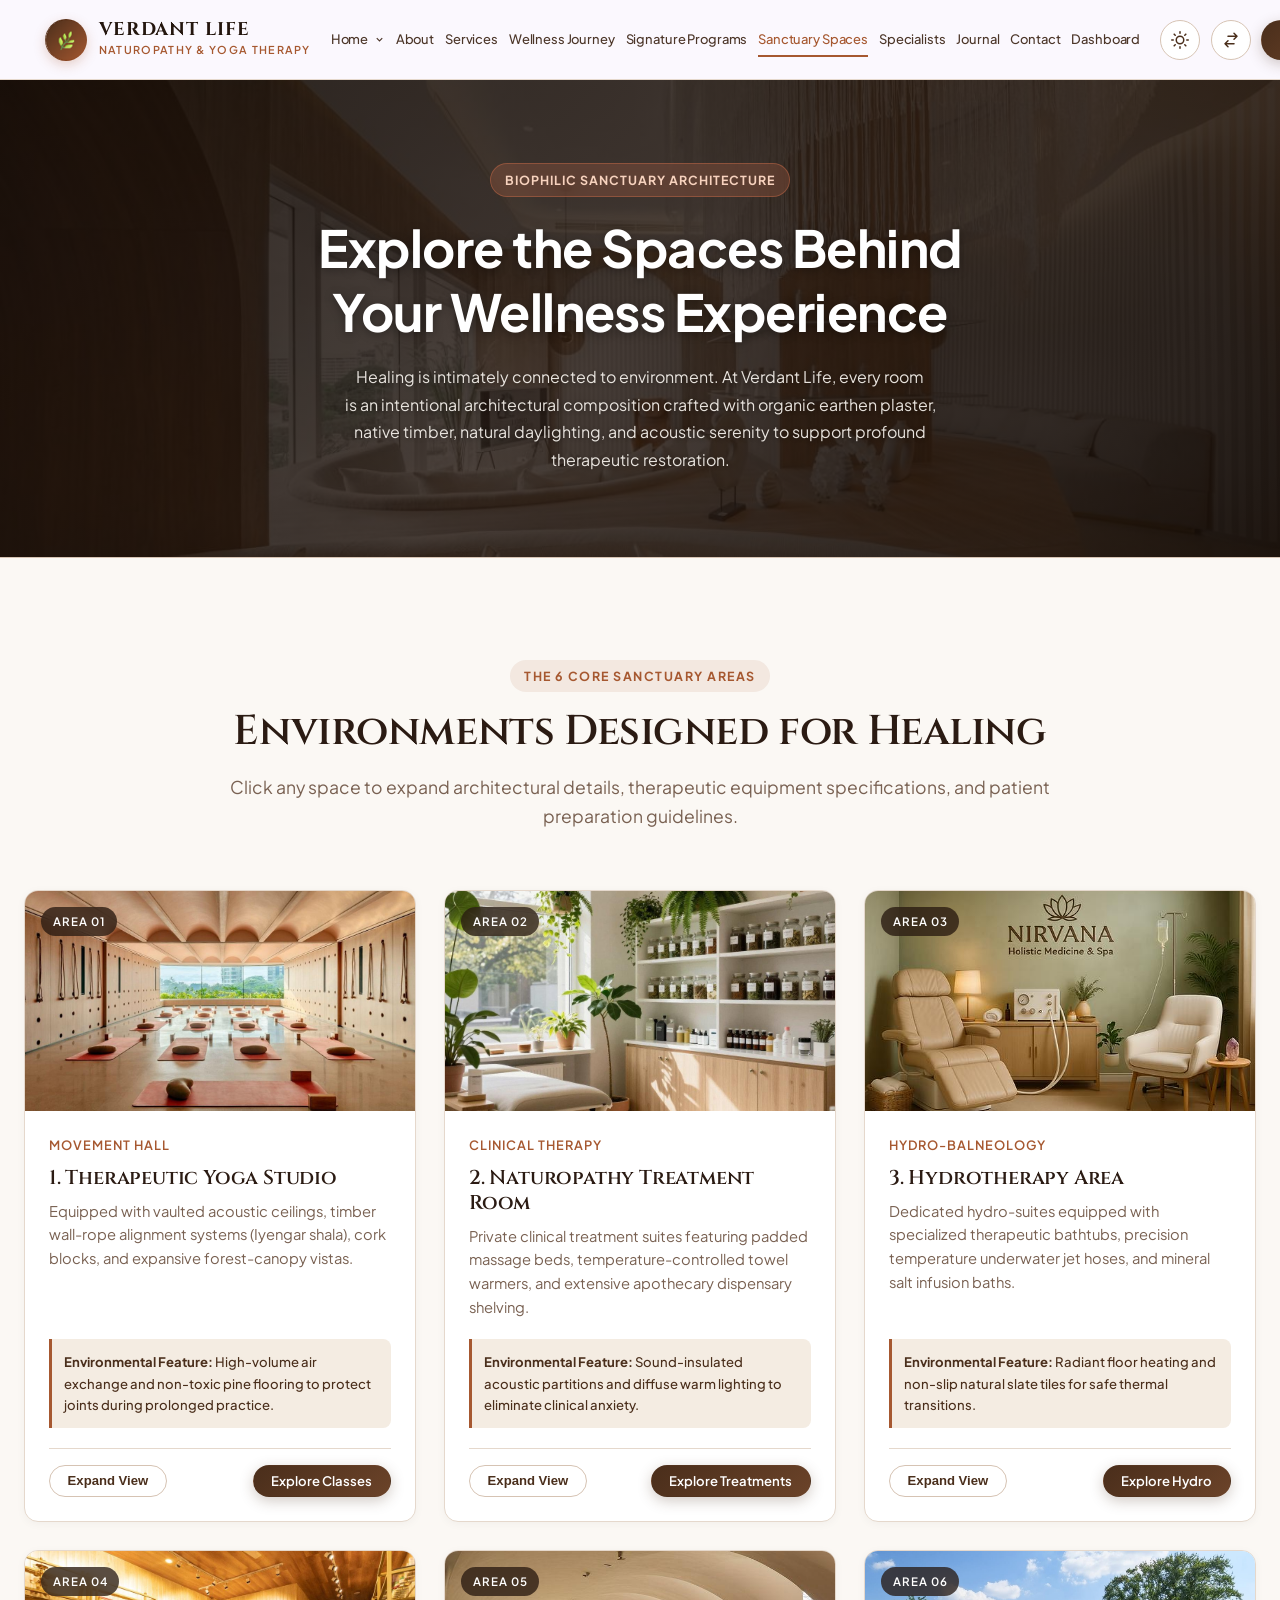
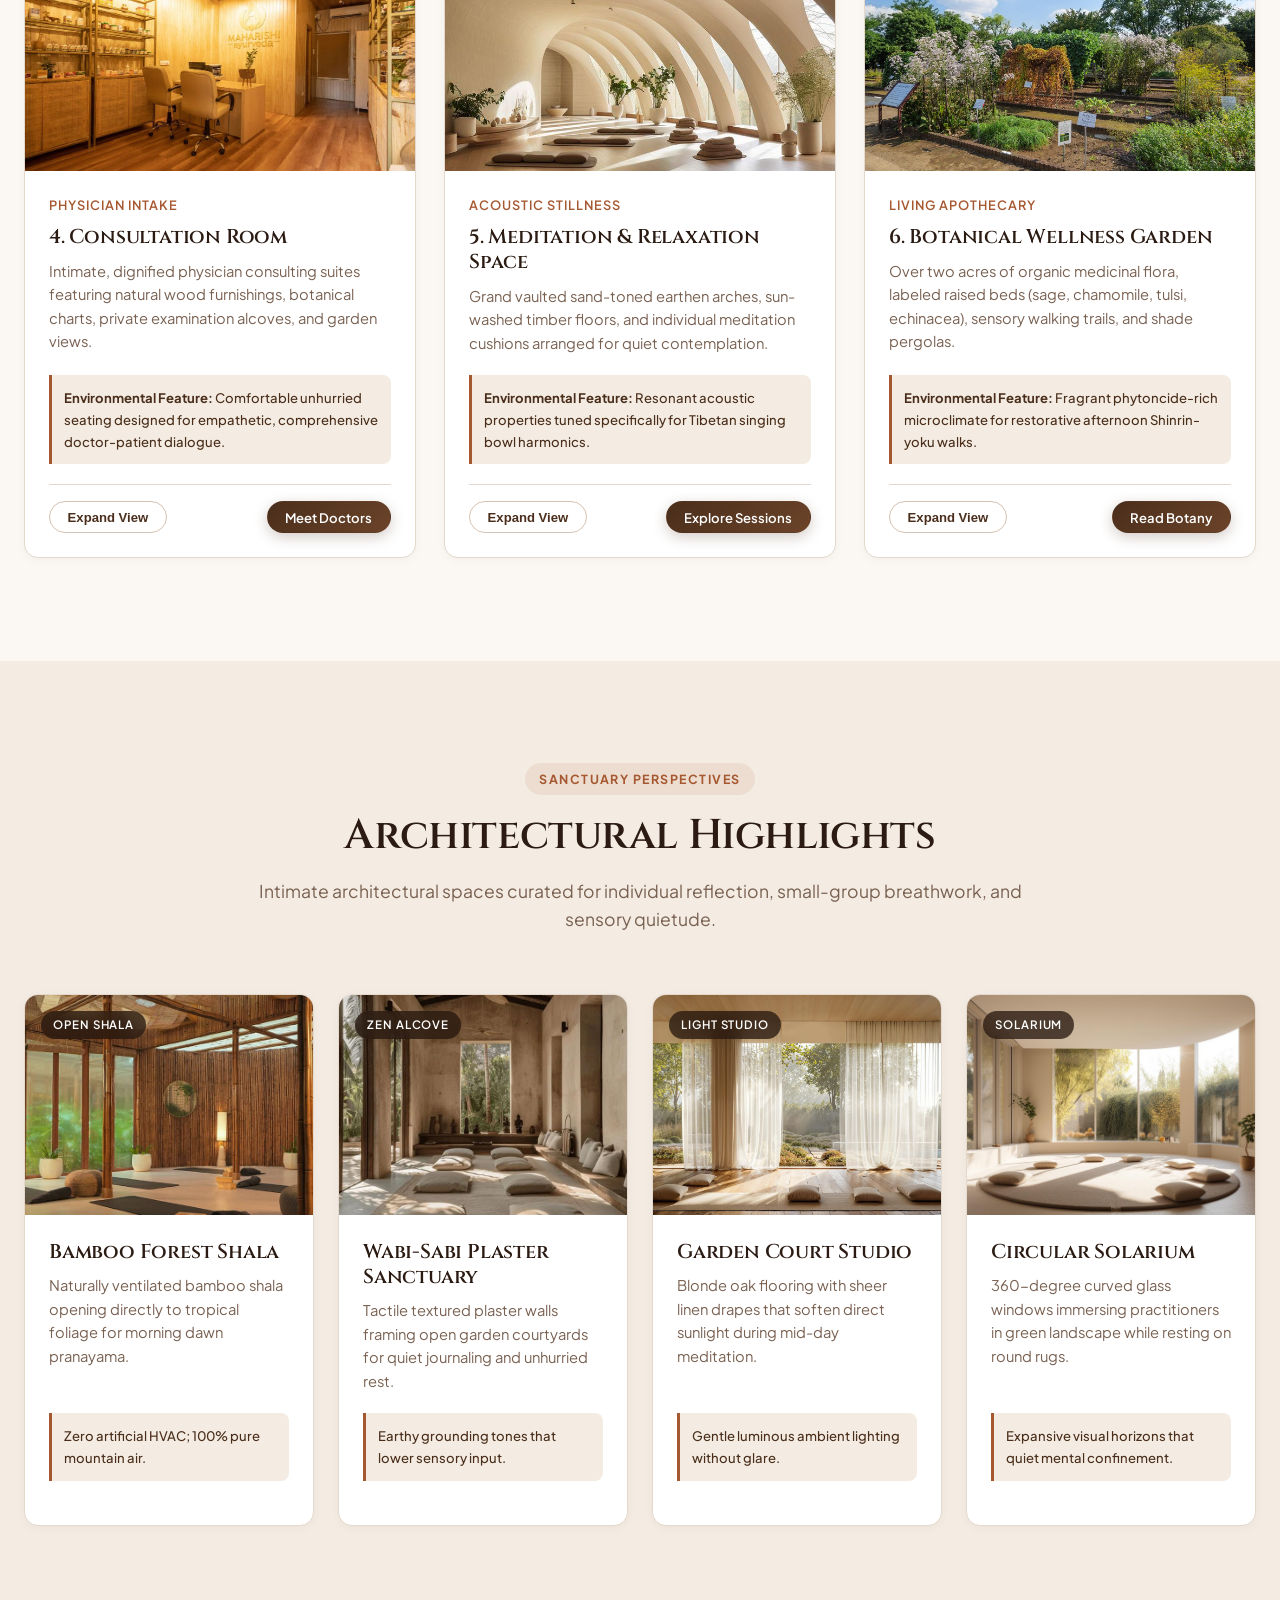
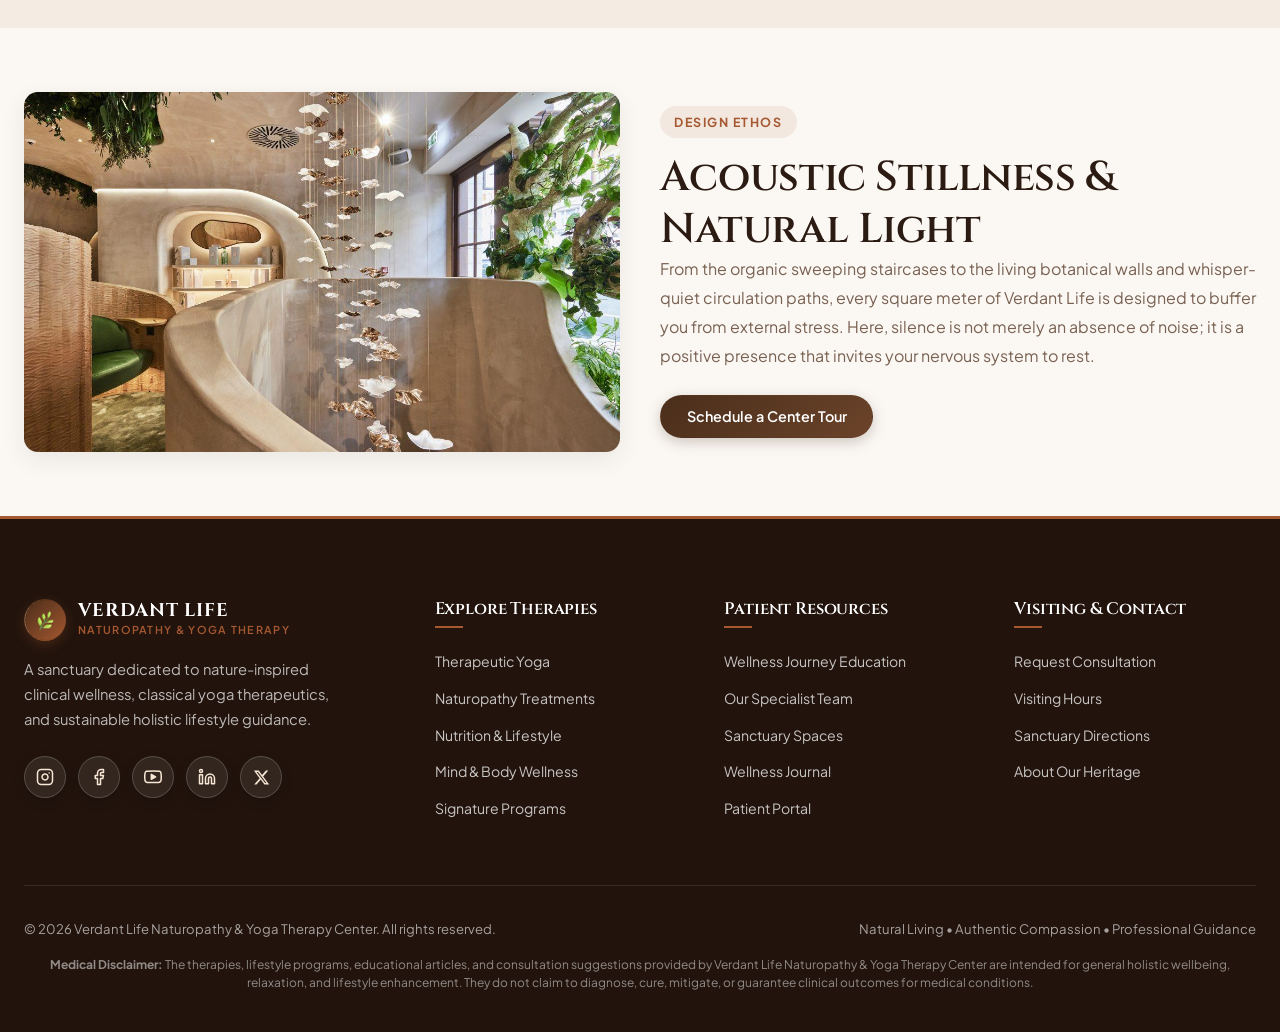
<file: facilities.html>
<!DOCTYPE html>
<html lang="en">
<head>
  <meta charset="UTF-8">
  <meta name="viewport" content="width=device-width, initial-scale=1.0">
  <title>Sanctuary Spaces & Facilities | Verdant Life</title>
  <meta name="description" content="Explore the spaces behind your wellness experience: yoga studios, hydrotherapy suites, consultation suites, and botanical gardens.">
  <link rel="preconnect" href="https://fonts.googleapis.com">
  <link rel="preconnect" href="https://fonts.gstatic.com" crossorigin>
  <link href="https://fonts.googleapis.com/css2?family=Cinzel:wght@500;600;700&family=Plus+Jakarta+Sans:ital,wght@0,400;0,500;0,600;0,700;1,400&display=swap" rel="stylesheet">
  <link rel="stylesheet" href="css/style.css">
  <link rel="icon" type="image/png" href="images/favicon.png">
  <script>
    (function() {
      if (localStorage.getItem('verdant-theme') === 'dark') {
        document.documentElement.setAttribute('data-theme', 'dark');
      }
      if (localStorage.getItem('verdant-direction') === 'rtl') {
        document.documentElement.setAttribute('dir', 'rtl');
      }
    })();
  </script>
</head>
<body>

  <!-- Navigation Header -->
    <!-- Navigation Header -->
    <!-- Navigation Header with Home Dropdown -->
  <header class="header">
    <div class="container header-inner">
      <a href="index.html" class="brand">
        <div class="brand-symbol"><img src="images/logo.png" alt="Verdant Life Logo"></div>
        <div class="brand-text">
          <span class="brand-name">VERDANT LIFE</span>
          <span class="brand-tagline">Naturopathy & Yoga Therapy</span>
        </div>
      </a>

      <nav>
        <ul class="nav-menu">
          <li class="nav-item dropdown">
            <a href="index.html" class="nav-link dropdown-toggle" aria-expanded="false">
              Home
              <svg class="dropdown-arrow" width="11" height="11" viewBox="0 0 24 24">
                <polyline points="6 9 12 15 18 9"></polyline>
              </svg>
            </a>
            <ul class="dropdown-menu">
              <li><a href="index.html" class="dropdown-link">Home 1 (Sanctuary Home)</a></li>
              <li><a href="home-2.html" class="dropdown-link">Home 2 (Clinical & Retreat)</a></li>
            </ul>
          </li>
          <li><a href="about.html" class="nav-link">About</a></li>
          <li><a href="services.html" class="nav-link">Services</a></li>
          <li><a href="education.html" class="nav-link">Wellness Journey</a></li>
          <li><a href="programs.html" class="nav-link">Signature Programs</a></li>
          <li><a href="facilities.html" class="nav-link active">Sanctuary Spaces</a></li>
          <li><a href="doctors.html" class="nav-link">Specialists</a></li>
          <li><a href="journal.html" class="nav-link">Journal</a></li>
          <li><a href="contact.html" class="nav-link">Contact</a></li>
          <li><a href="dashboard.html" class="nav-link">Dashboard</a></li>
          <!-- Mobile / Tablet Menu Actions (Below Dashboard Navlink) -->
          <li class="mobile-menu-actions">
            <div class="mobile-theme-rtl-row">
              <button class="icon-btn theme-toggle-btn" aria-label="Toggle theme" title="Toggle theme">
                <svg class="theme-icon-sun" width="18" height="18" viewBox="0 0 24 24" fill="none" stroke="currentColor" stroke-width="2" stroke-linecap="round" stroke-linejoin="round">
                  <circle cx="12" cy="12" r="5"></circle>
                  <line x1="12" y1="1" x2="12" y2="3"></line>
                  <line x1="12" y1="21" x2="12" y2="23"></line>
                  <line x1="4.22" y1="4.22" x2="5.64" y2="5.64"></line>
                  <line x1="18.36" y1="18.36" x2="19.78" y2="19.78"></line>
                  <line x1="1" y1="12" x2="3" y2="12"></line>
                  <line x1="21" y1="12" x2="23" y2="12"></line>
                  <line x1="4.22" y1="19.78" x2="5.64" y2="18.36"></line>
                  <line x1="18.36" y1="5.64" x2="19.78" y2="4.22"></line>
                </svg>
                <svg class="theme-icon-moon" style="display:none;" width="18" height="18" viewBox="0 0 24 24" fill="none" stroke="currentColor" stroke-width="2" stroke-linecap="round" stroke-linejoin="round">
                  <path d="M21 12.79A9 9 0 1 1 11.21 3 7 7 0 0 0 21 12.79z"></path>
                </svg>
              </button>
              <button class="icon-btn rtl-toggle-btn" aria-label="Toggle text direction" title="Toggle RTL / LTR">
                <svg width="18" height="18" viewBox="0 0 24 24" fill="none" stroke="currentColor" stroke-width="2" stroke-linecap="round" stroke-linejoin="round">
                  <path d="M8 7h12m0 0l-4-4m4 4l-4 4m0 6H4m0 0l4 4m-4-4l4-4"></path>
                </svg>
              </button>
            </div>
            <a href="login.html" class="btn btn-primary mobile-login-cta">Login</a>
          </li>
        </ul>
      </nav>

      <div class="header-actions">
        <button class="icon-btn theme-toggle-btn desktop-only-action" aria-label="Toggle theme" title="Toggle theme">
          <svg class="theme-icon-sun" width="18" height="18" viewBox="0 0 24 24" fill="none" stroke="currentColor" stroke-width="2" stroke-linecap="round" stroke-linejoin="round">
            <circle cx="12" cy="12" r="5"></circle>
            <line x1="12" y1="1" x2="12" y2="3"></line>
            <line x1="12" y1="21" x2="12" y2="23"></line>
            <line x1="4.22" y1="4.22" x2="5.64" y2="5.64"></line>
            <line x1="18.36" y1="18.36" x2="19.78" y2="19.78"></line>
            <line x1="1" y1="12" x2="3" y2="12"></line>
            <line x1="21" y1="12" x2="23" y2="12"></line>
            <line x1="4.22" y1="19.78" x2="5.64" y2="18.36"></line>
            <line x1="18.36" y1="5.64" x2="19.78" y2="4.22"></line>
          </svg>
          <svg class="theme-icon-moon" style="display:none;" width="18" height="18" viewBox="0 0 24 24" fill="none" stroke="currentColor" stroke-width="2" stroke-linecap="round" stroke-linejoin="round">
            <path d="M21 12.79A9 9 0 1 1 11.21 3 7 7 0 0 0 21 12.79z"></path>
          </svg>
        </button>
        <button class="icon-btn rtl-toggle-btn desktop-only-action" aria-label="Toggle text direction" title="Toggle RTL / LTR">
          <svg width="18" height="18" viewBox="0 0 24 24" fill="none" stroke="currentColor" stroke-width="2" stroke-linecap="round" stroke-linejoin="round">
            <path d="M8 7h12m0 0l-4-4m4 4l-4 4m0 6H4m0 0l4 4m-4-4l4-4"></path>
          </svg>
        </button>
        <a href="login.html" class="btn btn-primary btn-sm desktop-only-action">Login</a>
        <button class="mobile-toggle" aria-label="Toggle navigation">☰</button>
      </div>
    </div>
  </header>

  <!-- Hero Banner -->
  <section class="page-hero" style="background-image: url('images/image-80.png');">
    <div class="container">
      <div class="page-hero-content">
        <span class="section-tag">Biophilic Sanctuary Architecture</span>
        <h1 class="page-hero-title">Explore the Spaces Behind<br class="hero-line-break">Your Wellness Experience</h1>
        <p class="page-hero-desc">
          Healing is intimately connected to environment. At Verdant Life, every room<br class="hero-line-break">
          is an intentional architectural composition crafted with organic earthen plaster,<br class="hero-line-break">
          native timber, natural daylighting, and acoustic serenity to support profound<br class="hero-line-break">
          therapeutic restoration.
        </p>
      </div>
    </div>
  </section>

  <!-- Section 7: Exactly 6 Core Facility Areas -->
  <section class="section-padding bg-cream">
    <div class="container">
      <div class="section-header text-center">
        <span class="section-tag">The 6 Core Sanctuary Areas</span>
        <h2 class="section-title">Environments Designed for Healing</h2>
        <p class="section-subtitle">
          Click any space to expand architectural details, therapeutic equipment specifications, and patient preparation guidelines.
        </p>
      </div>

      <div class="grid-6">
        <!-- 1. Therapeutic Yoga Studio -->
        <div class="card">
          <div class="card-media">
            <img src="images/image-88.png" alt="High-end Iyengar yoga rope studio with arched ceilings and forest window">
            <span class="card-media-badge">Area 01</span>
          </div>
          <div class="card-body">
            <span class="card-meta">Movement Hall</span>
            <h3 class="card-title">1. Therapeutic Yoga Studio</h3>
            <p class="card-text">
              Equipped with vaulted acoustic ceilings, timber wall-rope alignment systems (Iyengar shala), cork blocks, and expansive forest-canopy vistas.
            </p>
            <div class="card-benefit">
              <strong>Environmental Feature:</strong> High-volume air exchange and non-toxic pine flooring to protect joints during prolonged practice.
            </div>
            <div class="card-footer">
              <button class="btn btn-secondary btn-sm" onclick="openFacilityLightbox('Therapeutic Yoga Studio', 'images/image-88.png', 'Our flagship movement studio features wall-rope harnesses and high vaulted ceilings for therapeutic spinal decompression and breathwork.')">Expand View</button>
              <a href="services.html#yoga" class="btn btn-primary btn-sm">Explore Classes</a>
            </div>
          </div>
        </div>

        <!-- 2. Naturopathy Treatment Room -->
        <div class="card">
          <div class="card-media">
            <img src="images/image-82.png" alt="Naturopathy treatment room with massage examination bed and herb shelves">
            <span class="card-media-badge">Area 02</span>
          </div>
          <div class="card-body">
            <span class="card-meta">Clinical Therapy</span>
            <h3 class="card-title">2. Naturopathy Treatment Room</h3>
            <p class="card-text">
              Private clinical treatment suites featuring padded massage beds, temperature-controlled towel warmers, and extensive apothecary dispensary shelving.
            </p>
            <div class="card-benefit">
              <strong>Environmental Feature:</strong> Sound-insulated acoustic partitions and diffuse warm lighting to eliminate clinical anxiety.
            </div>
            <div class="card-footer">
              <button class="btn btn-secondary btn-sm" onclick="openFacilityLightbox('Naturopathy Treatment Room', 'images/image-82.png', 'A serene clinical suite equipped for pelotherapy clay packs, body oil treatments, and botanical applications.')">Expand View</button>
              <a href="services.html#naturopathy" class="btn btn-primary btn-sm">Explore Treatments</a>
            </div>
          </div>
        </div>

        <!-- 3. Hydrotherapy Area -->
        <div class="card">
          <div class="card-media">
            <img src="images/image-25.png" alt="Specialized holistic clinical therapy suite with hydro apparatus">
            <span class="card-media-badge">Area 03</span>
          </div>
          <div class="card-body">
            <span class="card-meta">Hydro-Balneology</span>
            <h3 class="card-title">3. Hydrotherapy Area</h3>
            <p class="card-text">
              Dedicated hydro-suites equipped with specialized therapeutic bathtubs, precision temperature underwater jet hoses, and mineral salt infusion baths.
            </p>
            <div class="card-benefit">
              <strong>Environmental Feature:</strong> Radiant floor heating and non-slip natural slate tiles for safe thermal transitions.
            </div>
            <div class="card-footer">
              <button class="btn btn-secondary btn-sm" onclick="openFacilityLightbox('Hydrotherapy Area', 'images/image-25.png', 'Specialized balneotherapy tubs and water jet massage suites designed for safe circulatory stimulation.')">Expand View</button>
              <a href="services.html#naturopathy" class="btn btn-primary btn-sm">Explore Hydro</a>
            </div>
          </div>
        </div>

        <!-- 4. Consultation Room -->
        <div class="card">
          <div class="card-media">
            <img src="images/image-19.png" alt="Modern clinic consultation suite and reception with wood panels">
            <span class="card-media-badge">Area 04</span>
          </div>
          <div class="card-body">
            <span class="card-meta">Physician Intake</span>
            <h3 class="card-title">4. Consultation Room</h3>
            <p class="card-text">
              Intimate, dignified physician consulting suites featuring natural wood furnishings, botanical charts, private examination alcoves, and garden views.
            </p>
            <div class="card-benefit">
              <strong>Environmental Feature:</strong> Comfortable unhurried seating designed for empathetic, comprehensive doctor-patient dialogue.
            </div>
            <div class="card-footer">
              <button class="btn btn-secondary btn-sm" onclick="openFacilityLightbox('Consultation Room', 'images/image-19.png', 'Warm timber consulting suites where naturopathic doctors review health history and co-create lifestyle care plans.')">Expand View</button>
              <a href="doctors.html" class="btn btn-primary btn-sm">Meet Doctors</a>
            </div>
          </div>
        </div>

        <!-- 5. Meditation & Relaxation Space -->
        <div class="card">
          <div class="card-media">
            <img src="images/image-83.png" alt="Grand vaulted earthen arch yoga and meditation hall with sunlight">
            <span class="card-media-badge">Area 05</span>
          </div>
          <div class="card-body">
            <span class="card-meta">Acoustic Stillness</span>
            <h3 class="card-title">5. Meditation & Relaxation Space</h3>
            <p class="card-text">
              Grand vaulted sand-toned earthen arches, sun-washed timber floors, and individual meditation cushions arranged for quiet contemplation.
            </p>
            <div class="card-benefit">
              <strong>Environmental Feature:</strong> Resonant acoustic properties tuned specifically for Tibetan singing bowl harmonics.
            </div>
            <div class="card-footer">
              <button class="btn btn-secondary btn-sm" onclick="openFacilityLightbox('Meditation & Relaxation Space', 'images/image-83.png', 'Sweeping sand-toned vaulted arches and natural daylight providing an immersive sanctuary for silent contemplation.')">Expand View</button>
              <a href="services.html#mind-body" class="btn btn-primary btn-sm">Explore Sessions</a>
            </div>
          </div>
        </div>

        <!-- 6. Botanical Wellness Garden -->
        <div class="card">
          <div class="card-media">
            <img src="images/image-68.png" alt="Outdoor botanical medicinal herb garden with labeled plant beds">
            <span class="card-media-badge">Area 06</span>
          </div>
          <div class="card-body">
            <span class="card-meta">Living Apothecary</span>
            <h3 class="card-title">6. Botanical Wellness Garden</h3>
            <p class="card-text">
              Over two acres of organic medicinal flora, labeled raised beds (sage, chamomile, tulsi, echinacea), sensory walking trails, and shade pergolas.
            </p>
            <div class="card-benefit">
              <strong>Environmental Feature:</strong> Fragrant phytoncide-rich microclimate for restorative afternoon Shinrin-yoku walks.
            </div>
            <div class="card-footer">
              <button class="btn btn-secondary btn-sm" onclick="openFacilityLightbox('Botanical Wellness Garden', 'images/image-68.png', 'Living outdoor apothecary featuring diverse healing herbs and peaceful walking trails.')">Expand View</button>
              <a href="education.html" class="btn btn-primary btn-sm">Read Botany</a>
            </div>
          </div>
        </div>
      </div>
    </div>
  </section>

  <!-- Additional Architectural Sanctuaries (4 Even-Numbered Cards) -->
  <section class="section-padding bg-almond">
    <div class="container">
      <div class="section-header text-center">
        <span class="section-tag">Sanctuary Perspectives</span>
        <h2 class="section-title">Architectural Highlights</h2>
        <p class="section-subtitle">
          Intimate architectural spaces curated for individual reflection, small-group breathwork, and sensory quietude.
        </p>
      </div>

      <div class="grid-4">
        <!-- Space 1 -->
        <div class="card">
          <div class="card-media">
            <img src="images/image-87.png" alt="Bamboo yoga shala with woven ceiling and tropical forest view">
            <span class="card-media-badge">Open Shala</span>
          </div>
          <div class="card-body">
            <h4 class="card-title">Bamboo Forest Shala</h4>
            <p class="card-text">Naturally ventilated bamboo shala opening directly to tropical foliage for morning dawn pranayama.</p>
            <div class="card-benefit">Zero artificial HVAC; 100% pure mountain air.</div>
          </div>
        </div>

        <!-- Space 2 -->
        <div class="card">
          <div class="card-media">
            <img src="images/image-47.png" alt="Zen meditation room with textured plaster and open garden frame">
            <span class="card-media-badge">Zen Alcove</span>
          </div>
          <div class="card-body">
            <h4 class="card-title">Wabi-Sabi Plaster Sanctuary</h4>
            <p class="card-text">Tactile textured plaster walls framing open garden courtyards for quiet journaling and unhurried rest.</p>
            <div class="card-benefit">Earthy grounding tones that lower sensory input.</div>
          </div>
        </div>

        <!-- Space 3 -->
        <div class="card">
          <div class="card-media">
            <img src="images/image-49.png" alt="Modern serene meditation studio with sheer curtains and garden court">
            <span class="card-media-badge">Light Studio</span>
          </div>
          <div class="card-body">
            <h4 class="card-title">Garden Court Studio</h4>
            <p class="card-text">Blonde oak flooring with sheer linen drapes that soften direct sunlight during mid-day meditation.</p>
            <div class="card-benefit">Gentle luminous ambient lighting without glare.</div>
          </div>
        </div>

        <!-- Space 4 -->
        <div class="card">
          <div class="card-media">
            <img src="images/image-53.png" alt="Panoramic circular meditation room with curved glass looking out to garden">
            <span class="card-media-badge">Solarium</span>
          </div>
          <div class="card-body">
            <h4 class="card-title">Circular Solarium</h4>
            <p class="card-text">360-degree curved glass windows immersing practitioners in green landscape while resting on round rugs.</p>
            <div class="card-benefit">Expansive visual horizons that quiet mental confinement.</div>
          </div>
        </div>
      </div>
    </div>
  </section>

  <!-- Architectural Feature Spotlight -->
  <section class="section-padding-sm bg-cream">
    <div class="container">
      <div class="grid-2" style="align-items: center; gap: 2.5rem;">
        <div style="border-radius: var(--radius-md); overflow: hidden; height: 360px; box-shadow: var(--shadow-md);">
          <img src="images/image-90.png" alt="Luxury biophilic spa interior with curved staircase and petal chandelier" style="width: 100%; height: 100%; object-fit: cover;">
        </div>
        <div>
          <span class="section-tag">Design Ethos</span>
          <h2>Acoustic Stillness & Natural Light</h2>
          <p style="color: var(--text-muted); line-height: 1.8;">
            From the organic sweeping staircases to the living botanical walls and whisper-quiet circulation paths, every square meter of Verdant Life is designed to buffer you from external stress. Here, silence is not merely an absence of noise; it is a positive presence that invites your nervous system to rest.
          </p>
          <div style="margin-top: 1.5rem;">
            <a href="contact.html" class="btn btn-primary">Schedule a Center Tour</a>
          </div>
        </div>
      </div>
    </div>
  </section>

  <!-- Footer -->
  <footer class="footer">
    <div class="container">
      <div class="footer-grid">
        <div class="footer-brand">
          <div class="brand">
            <div class="brand-symbol"><img src="images/logo.png" alt="Verdant Life Logo"></div>
            <div class="brand-text">
              <span class="brand-name">VERDANT LIFE</span>
              <span class="brand-tagline">Naturopathy & Yoga Therapy</span>
            </div>
          </div>
          <p class="footer-description">
            A sanctuary dedicated to nature-inspired clinical wellness, classical yoga therapeutics, and sustainable holistic lifestyle guidance.
          </p>
          <!-- Sanctuary Social Media Channels -->
          <div class="footer-social-links" aria-label="Sanctuary Social Media Channels">
            <a href="https://instagram.com" target="_blank" rel="noopener noreferrer" class="footer-social-btn" aria-label="Verdant Life on Instagram" title="Follow us on Instagram">
              <svg width="18" height="18" viewBox="0 0 24 24" fill="none" stroke="currentColor" stroke-width="2" stroke-linecap="round" stroke-linejoin="round">
                <rect x="2" y="2" width="20" height="20" rx="5" ry="5"></rect>
                <path d="M16 11.37A4 4 0 1 1 12.63 8 4 4 0 0 1 16 11.37z"></path>
                <line x1="17.5" y1="6.5" x2="17.51" y2="6.5"></line>
              </svg>
            </a>
            <a href="https://facebook.com" target="_blank" rel="noopener noreferrer" class="footer-social-btn" aria-label="Verdant Life on Facebook" title="Connect on Facebook">
              <svg width="18" height="18" viewBox="0 0 24 24" fill="none" stroke="currentColor" stroke-width="2" stroke-linecap="round" stroke-linejoin="round">
                <path d="M18 2h-3a5 5 0 0 0-5 5v3H7v4h3v8h4v-8h3l1-4h-4V7a1 1 0 0 1 1-1h3z"></path>
              </svg>
            </a>
            <a href="https://youtube.com" target="_blank" rel="noopener noreferrer" class="footer-social-btn" aria-label="Verdant Life on YouTube" title="Watch on YouTube">
              <svg width="18" height="18" viewBox="0 0 24 24" fill="none" stroke="currentColor" stroke-width="2" stroke-linecap="round" stroke-linejoin="round">
                <path d="M22.54 6.42a2.78 2.78 0 0 0-1.94-2C18.88 4 12 4 12 4s-6.88 0-8.6.46a2.78 2.78 0 0 0-1.94 2A29 29 0 0 0 1 11.75a29 29 0 0 0 .46 5.33A2.78 2.78 0 0 0 3.4 19c1.72.46 8.6.46 8.6.46s6.88 0 8.6-.46a2.78 2.78 0 0 0 1.94-2 29 29 0 0 0 .46-5.25 29 29 0 0 0-.46-5.33z"></path>
                <polygon points="9.75 15.02 15.5 11.75 9.75 8.48 9.75 15.02" fill="currentColor"></polygon>
              </svg>
            </a>
            <a href="https://linkedin.com" target="_blank" rel="noopener noreferrer" class="footer-social-btn" aria-label="Verdant Life on LinkedIn" title="Follow our Clinical Board on LinkedIn">
              <svg width="18" height="18" viewBox="0 0 24 24" fill="none" stroke="currentColor" stroke-width="2" stroke-linecap="round" stroke-linejoin="round">
                <path d="M16 8a6 6 0 0 1 6 6v7h-4v-7a2 2 0 0 0-2-2 2 2 0 0 0-2 2v7h-4v-7a6 6 0 0 1 6-6z"></path>
                <rect x="2" y="9" width="4" height="12"></rect>
                <circle cx="4" cy="4" r="2"></circle>
              </svg>
            </a>
            <a href="https://x.com" target="_blank" rel="noopener noreferrer" class="footer-social-btn" aria-label="Verdant Life on X" title="Follow us on X">
              <svg width="17" height="17" viewBox="0 0 24 24" fill="currentColor">
                <path d="M18.244 2.25h3.308l-7.227 8.26 8.502 11.24H16.17l-5.214-6.817L4.99 21.75H1.68l7.73-8.835L1.254 2.25H8.08l4.713 6.231zm-1.161 17.52h1.833L7.084 4.126H5.117z"/>
              </svg>
            </a>
          </div>
        </div>

        <div class="footer-col">
          <h4>Explore Therapies</h4>
          <ul class="footer-links">
            <li><a href="services.html#yoga">Therapeutic Yoga</a></li>
            <li><a href="services.html#naturopathy">Naturopathy Treatments</a></li>
            <li><a href="services.html#nutrition">Nutrition & Lifestyle</a></li>
            <li><a href="services.html#mind-body">Mind & Body Wellness</a></li>
            <li><a href="programs.html">Signature Programs</a></li>
          </ul>
        </div>

        <div class="footer-col">
          <h4>Patient Resources</h4>
          <ul class="footer-links">
            <li><a href="education.html">Wellness Journey Education</a></li>
            <li><a href="doctors.html">Our Specialist Team</a></li>
            <li><a href="facilities.html">Sanctuary Spaces</a></li>
            <li><a href="journal.html">Wellness Journal</a></li>
            <li><a href="dashboard.html">Patient Portal</a></li>
          </ul>
        </div>

        <div class="footer-col">
          <h4>Visiting & Contact</h4>
          <ul class="footer-links">
            <li><a href="contact.html">Request Consultation</a></li>
            <li><a href="contact.html#hours">Visiting Hours</a></li>
            <li><a href="contact.html#location">Sanctuary Directions</a></li>
            <li><a href="about.html">About Our Heritage</a></li>
          </ul>
        </div>
      </div>

      <div class="footer-bottom">
        <div>© 2026 Verdant Life Naturopathy & Yoga Therapy Center. All rights reserved.</div>
        <div>Natural Living • Authentic Compassion • Professional Guidance</div>
      </div>

      <div class="footer-disclaimer-notice">
        <strong>Medical Disclaimer:</strong> The therapies, lifestyle programs, educational articles, and consultation suggestions provided by Verdant Life Naturopathy & Yoga Therapy Center are intended for general holistic wellbeing, relaxation, and lifestyle enhancement. They do not claim to diagnose, cure, mitigate, or guarantee clinical outcomes for medical conditions.
      </div>
    </div>
  </footer>

  <!-- Universal Modal Container -->
  <div id="modal-overlay" class="modal-overlay">
    <div class="modal-container">
      <div class="modal-header">
        <h3 id="modal-title" style="margin: 0; font-size: 1.3rem;">Modal Header</h3>
        <button class="modal-close" aria-label="Close dialog">✕</button>
      </div>
      <div id="modal-body-content" class="modal-body">
        <!-- Injected via JavaScript -->
      </div>
    </div>
  </div>

  <script src="js/main.js"></script>
  <!-- Drop to Top Button with Hover Effect -->
  <button id="backToTop" class="back-to-top-btn" aria-label="Scroll to top of page" title="Scroll to top">
    <svg width="20" height="20" viewBox="0 0 24 24" fill="none" stroke="currentColor" stroke-width="2.5" stroke-linecap="round" stroke-linejoin="round">
      <line x1="12" y1="19" x2="12" y2="5"></line>
      <polyline points="5 12 12 5 19 12"></polyline>
    </svg>
  </button>
</body>
</html>
</file>
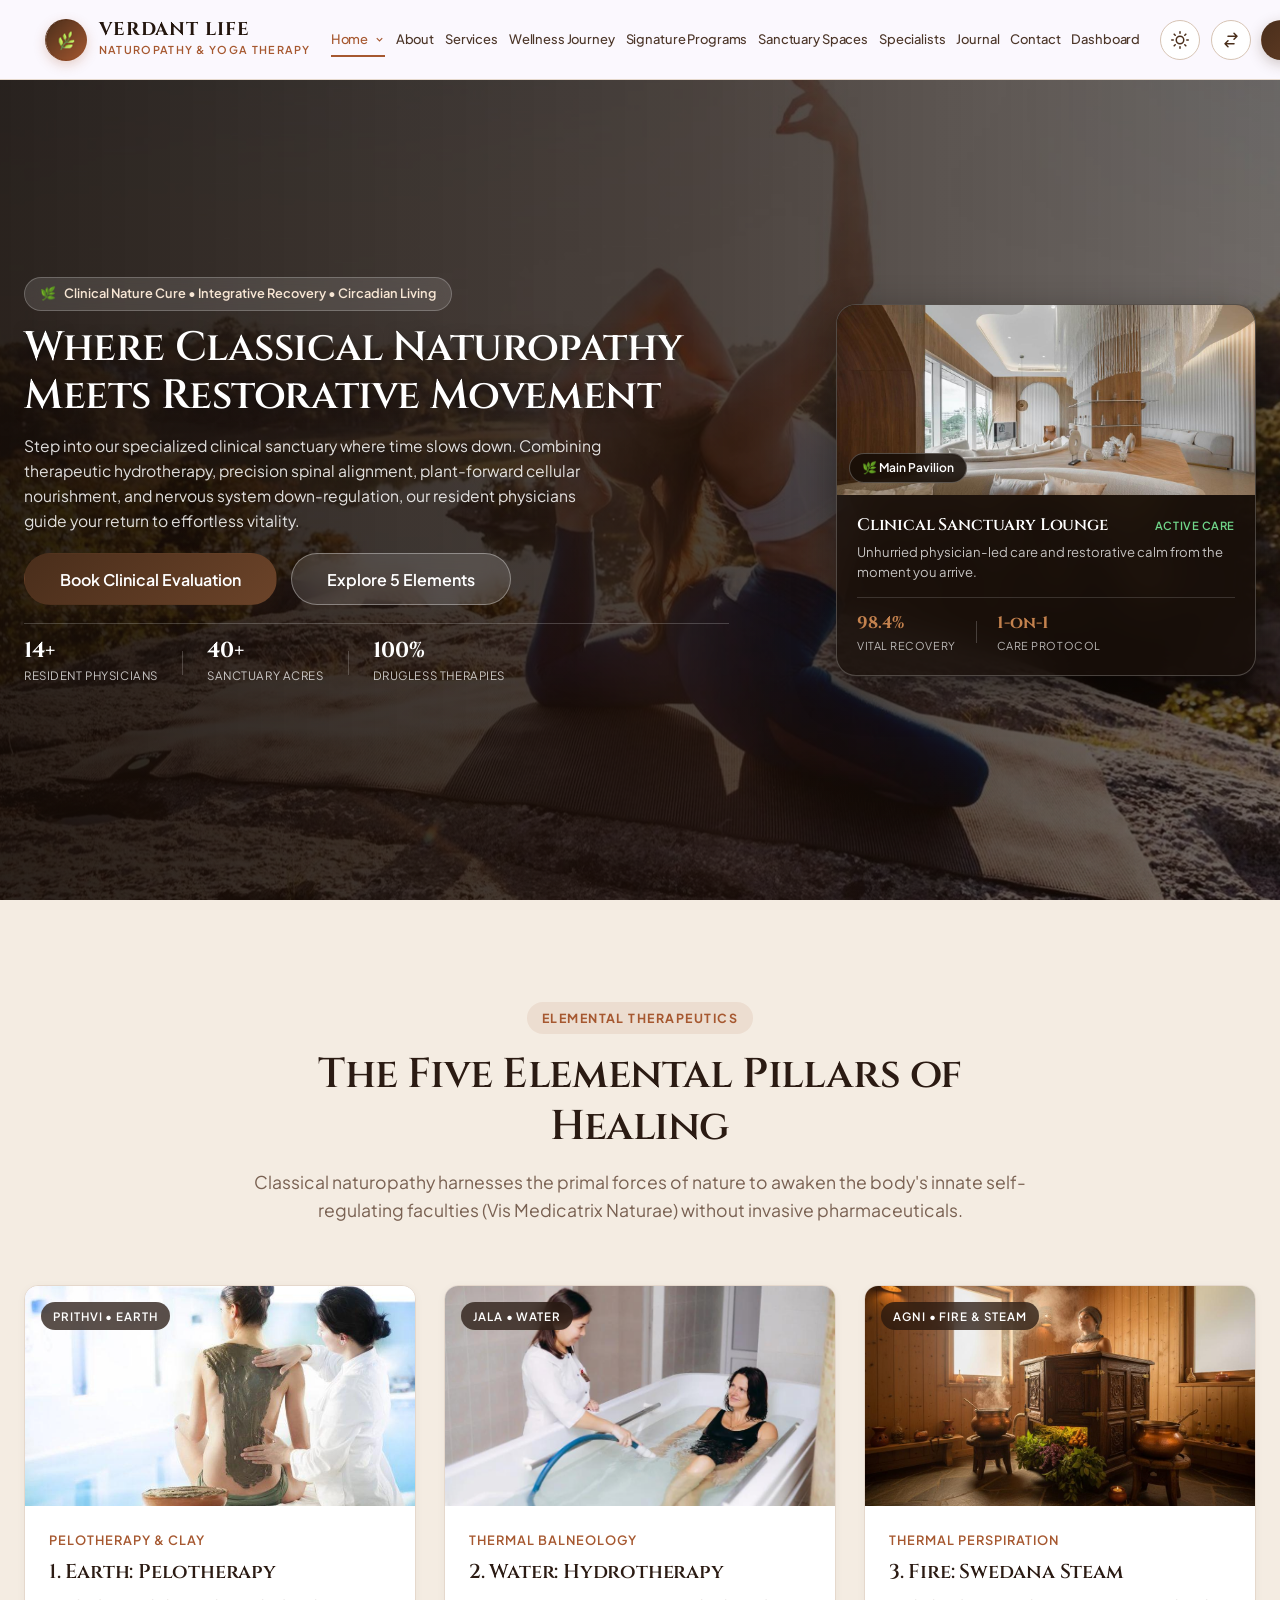
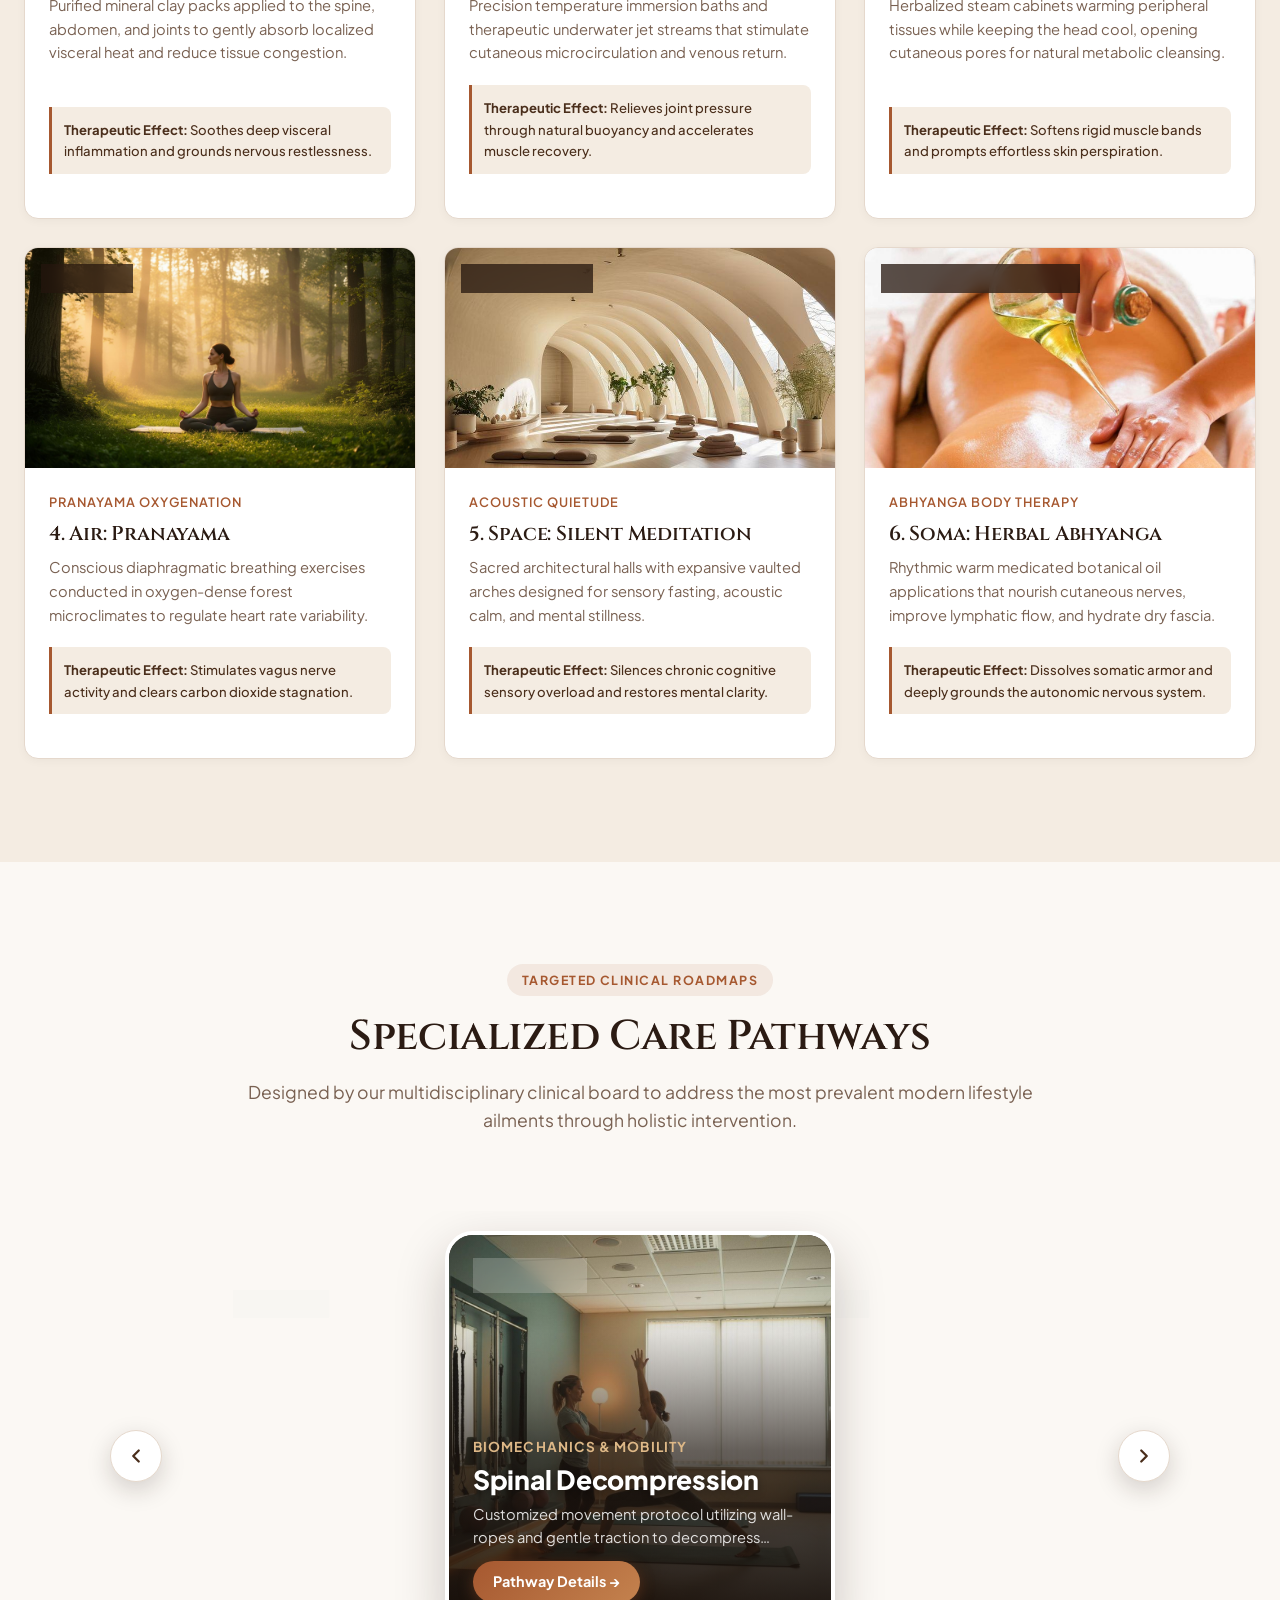
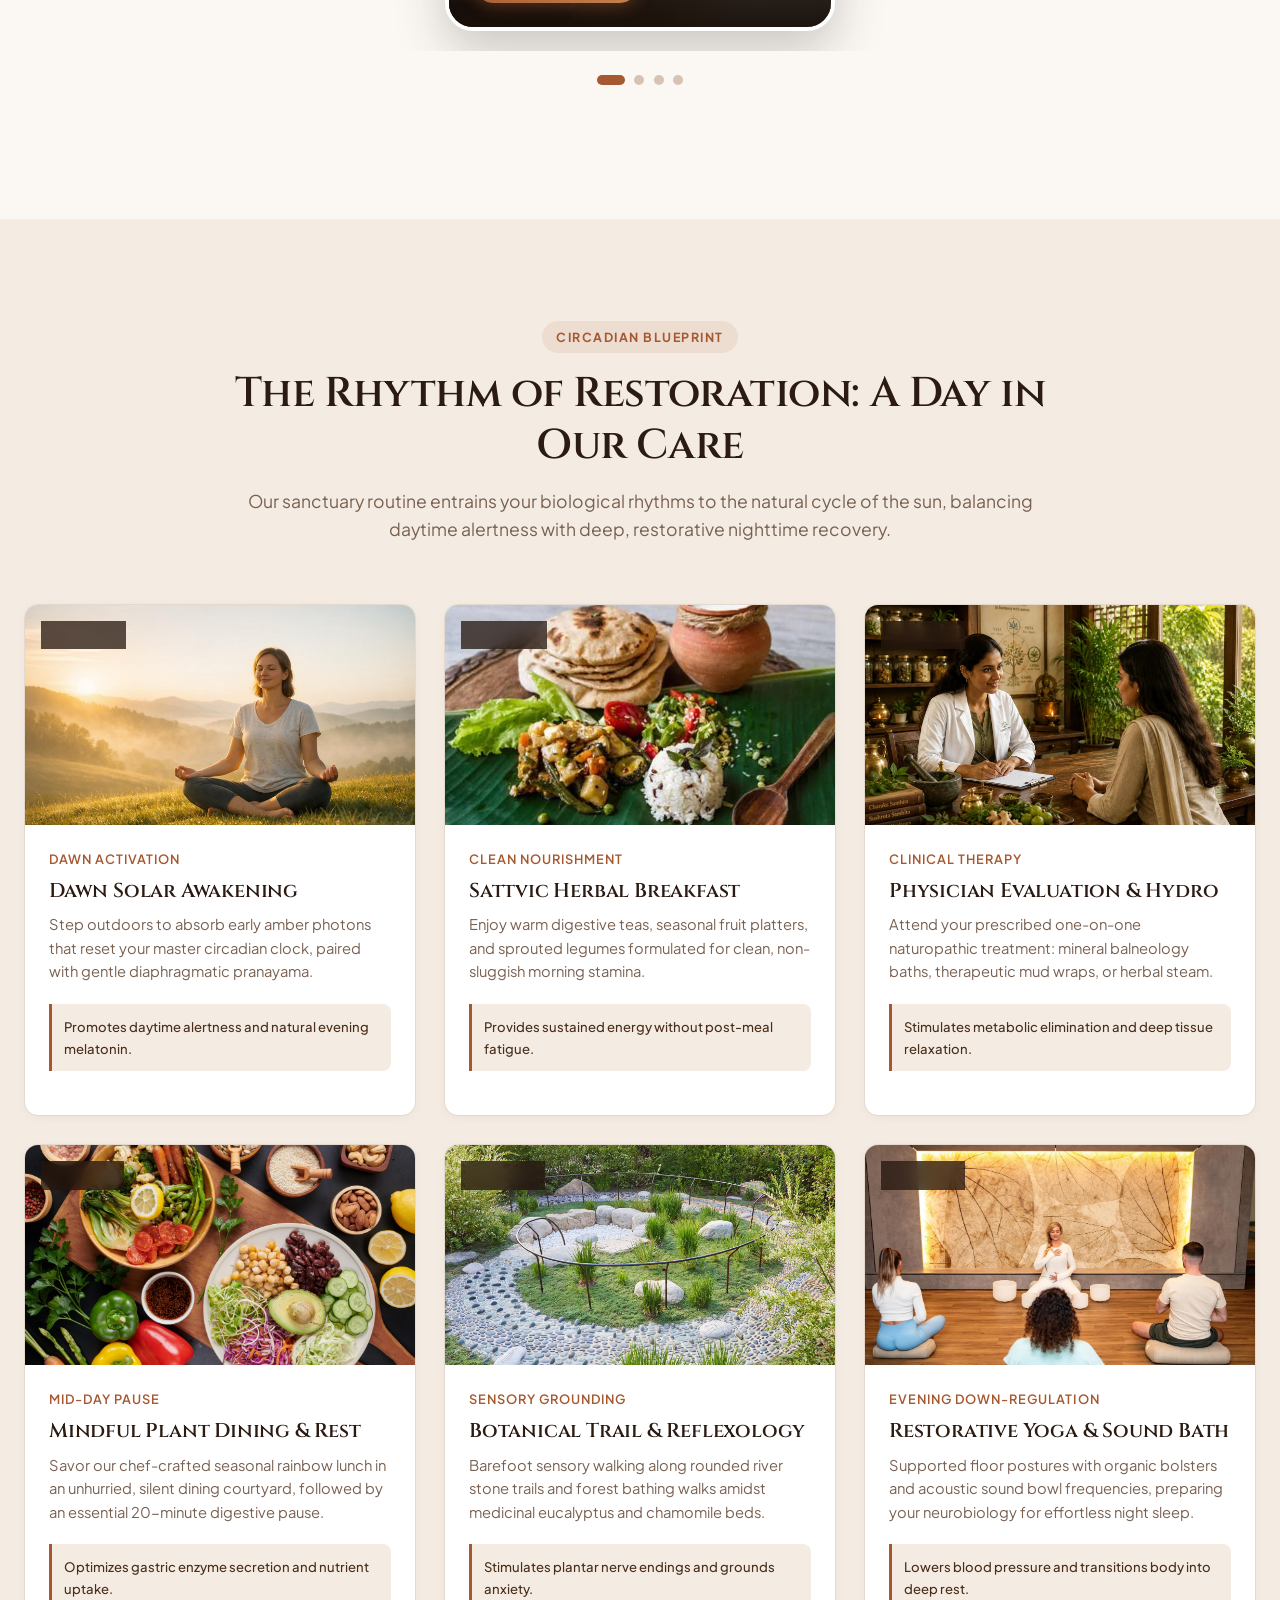
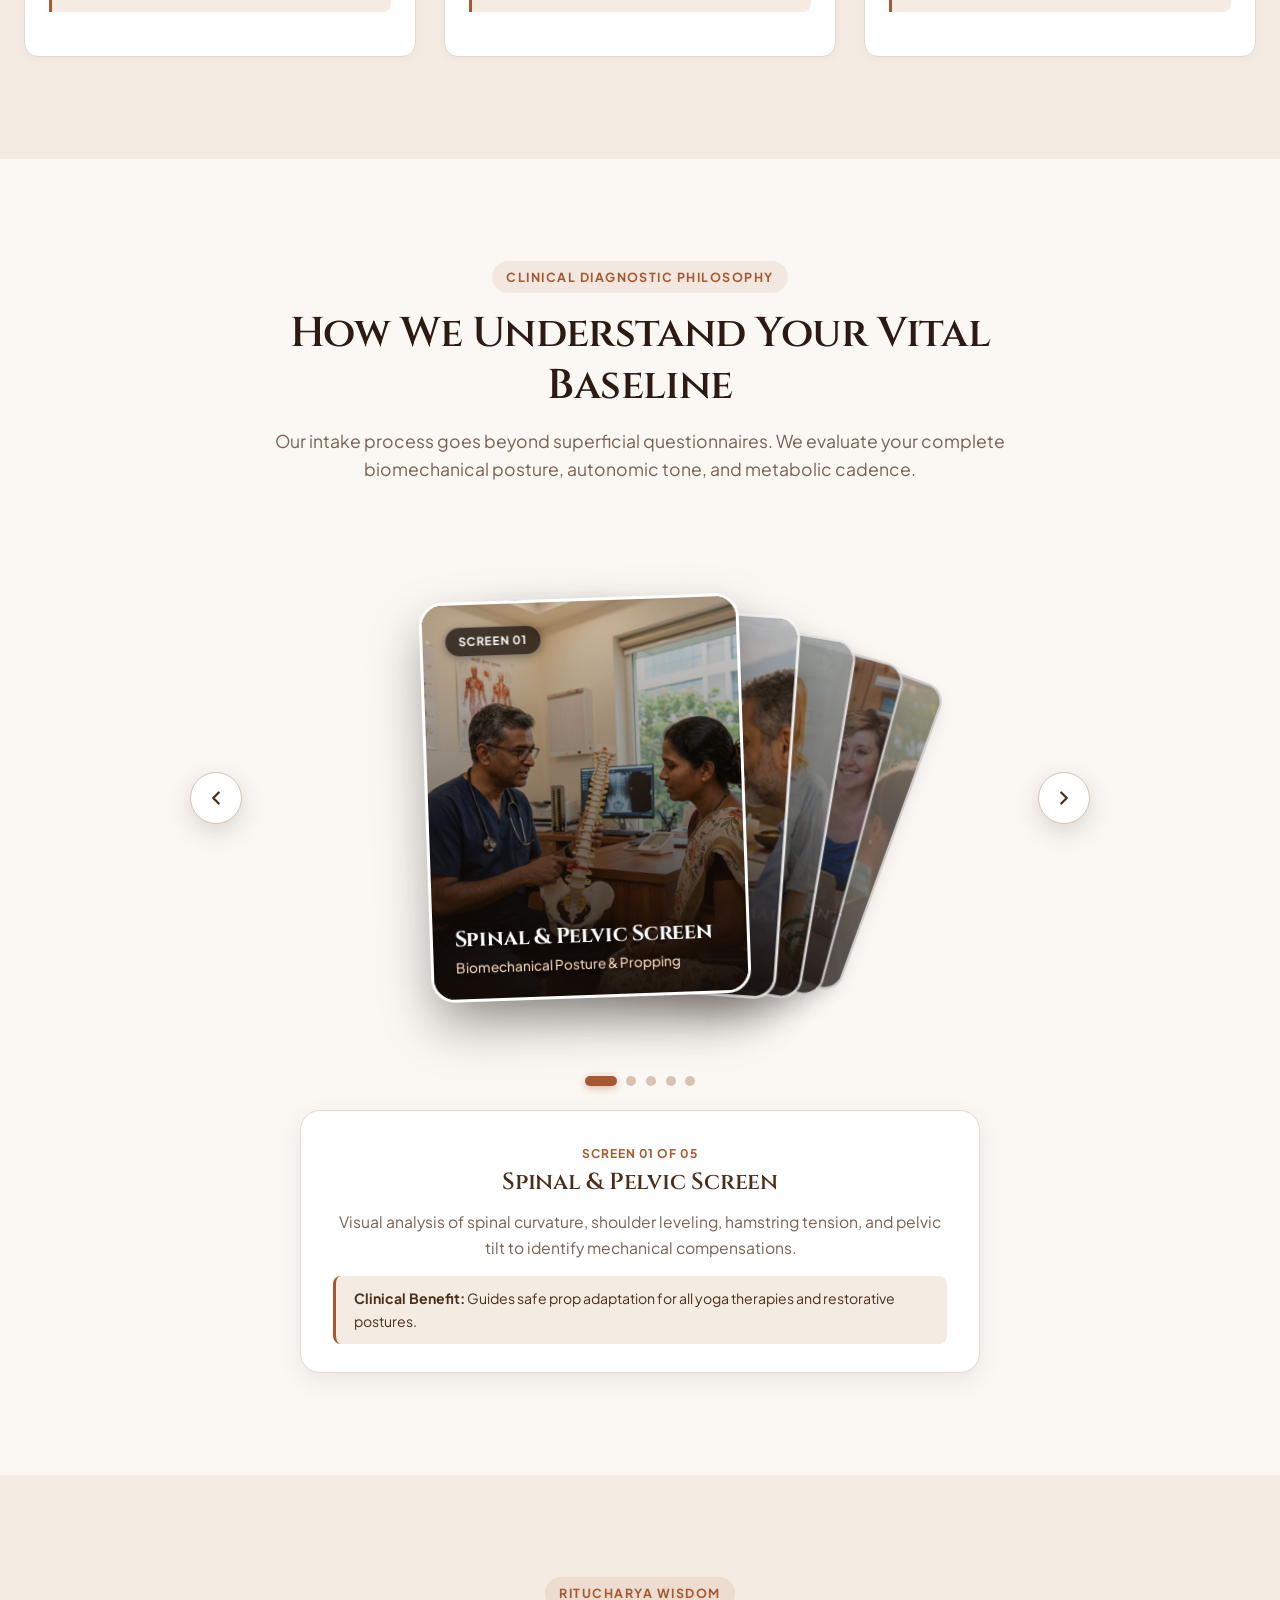
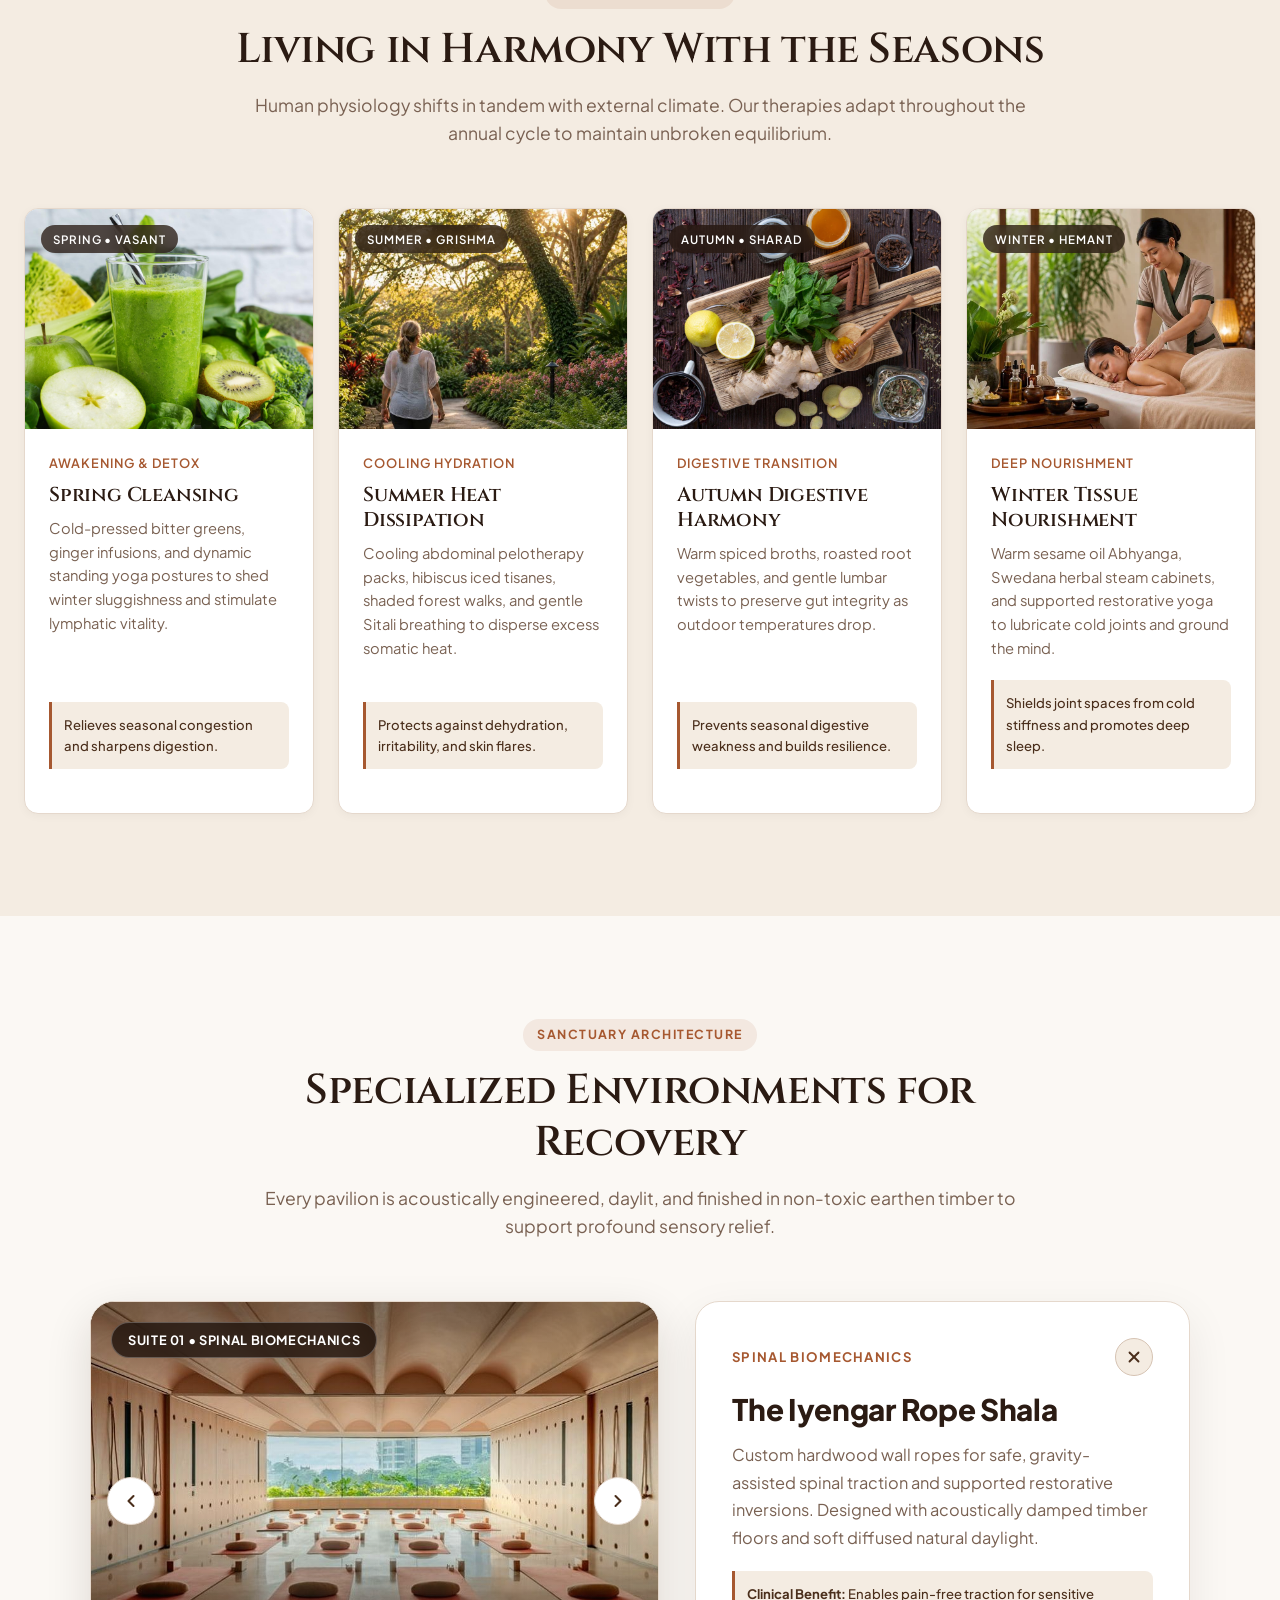
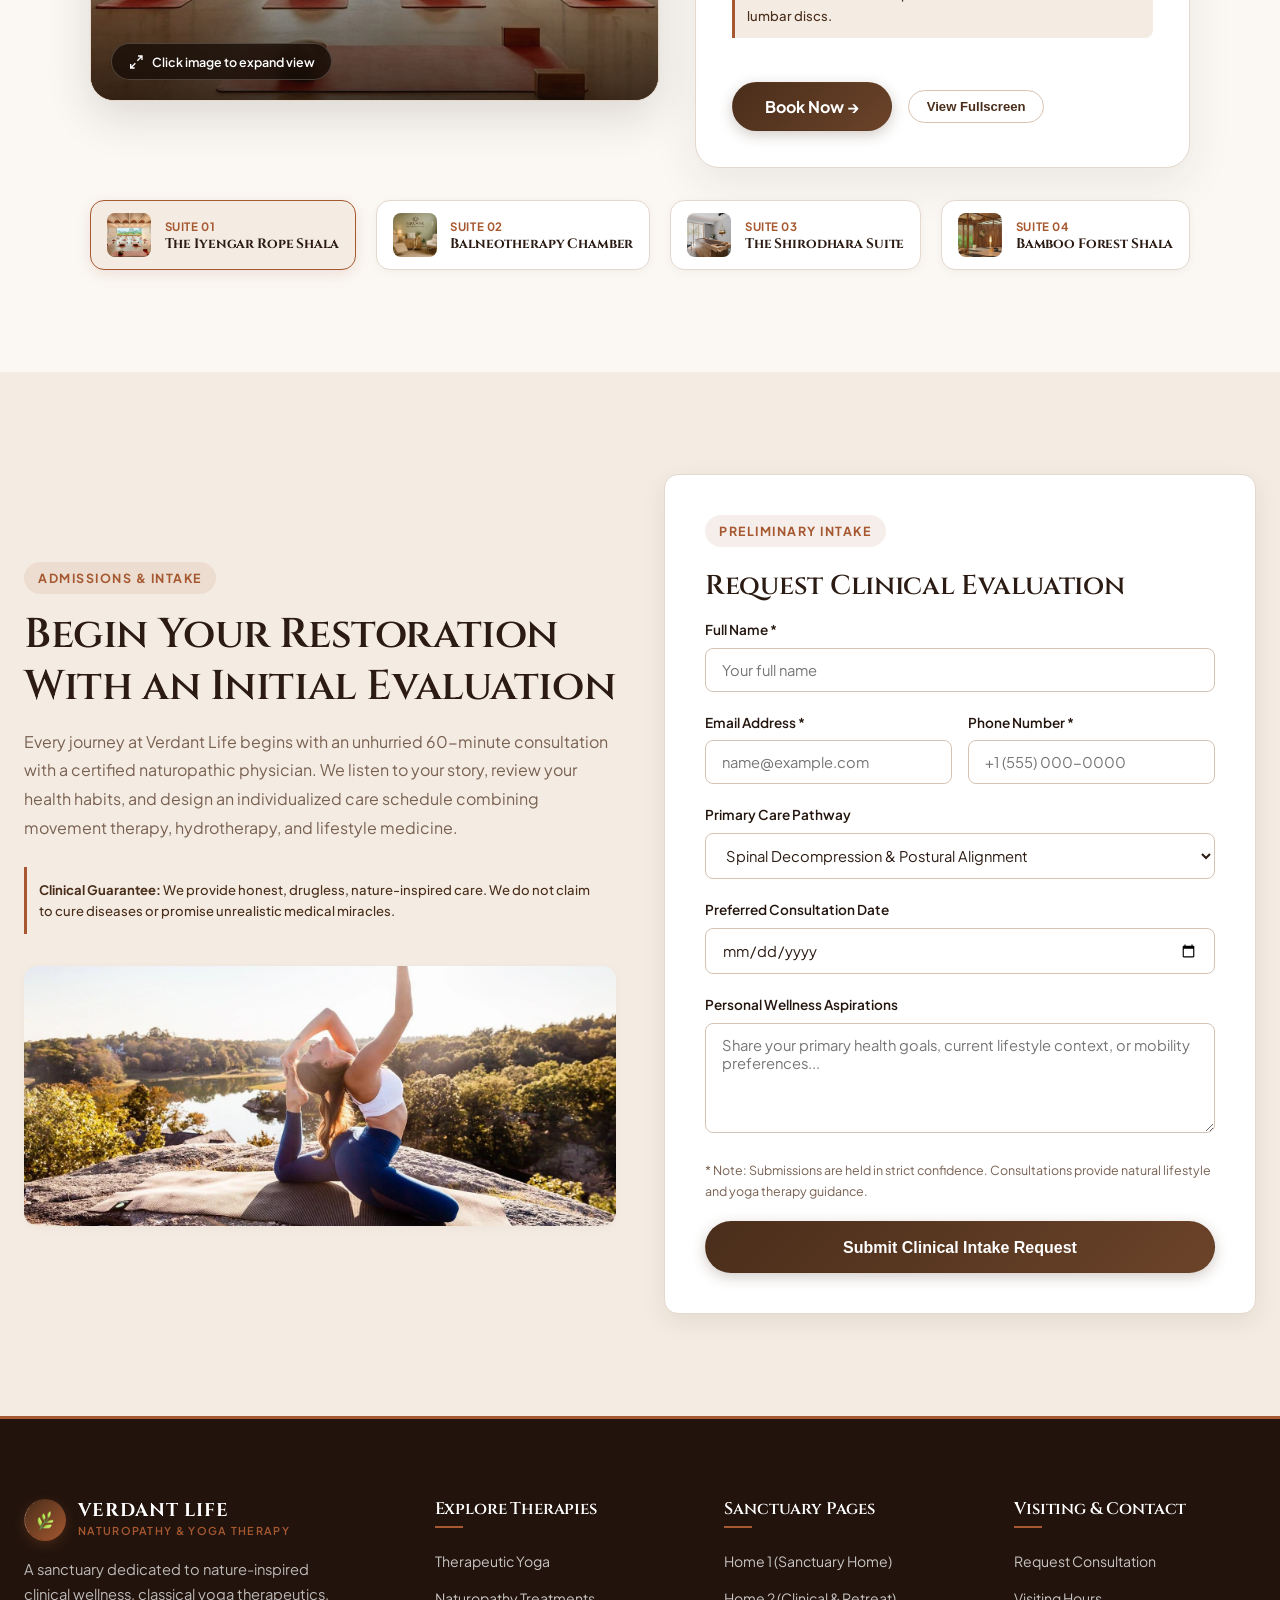
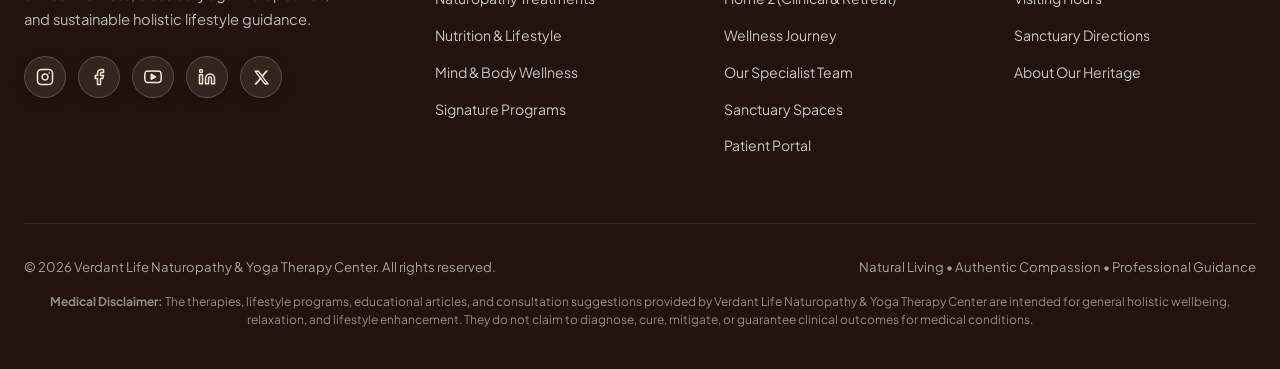
<file: home-2.html>
<!DOCTYPE html>
<html lang="en">
<head>
  <meta charset="UTF-8">
  <meta name="viewport" content="width=device-width, initial-scale=1.0">
  <title>Verdant Life | Clinical Sanctuary & Retreat (Home 2)</title>
  <meta name="description" content="Discover our clinical naturopathy pathways, five-element therapeutics, circadian sanctuary schedules, and physician-led holistic medicine.">
  <link rel="preconnect" href="https://fonts.googleapis.com">
  <link rel="preconnect" href="https://fonts.gstatic.com" crossorigin>
  <link href="https://fonts.googleapis.com/css2?family=Cinzel:wght@500;600;700&family=Plus+Jakarta+Sans:ital,wght@0,400;0,500;0,600;0,700;1,400&display=swap" rel="stylesheet">
  <link rel="stylesheet" href="css/style.css">
  <link rel="icon" type="image/png" href="images/favicon.png">
  <script>
    (function() {
      if (localStorage.getItem('verdant-theme') === 'dark') {
        document.documentElement.setAttribute('data-theme', 'dark');
      }
      if (localStorage.getItem('verdant-direction') === 'rtl') {
        document.documentElement.setAttribute('dir', 'rtl');
      }
    })();
  </script>
</head>
<body>

  <!-- Navigation Header with Home Dropdown -->
    <!-- Navigation Header with Home Dropdown -->
  <header class="header">
    <div class="container header-inner">
      <a href="index.html" class="brand">
        <div class="brand-symbol"><img src="images/logo.png" alt="Verdant Life Logo"></div>
        <div class="brand-text">
          <span class="brand-name">VERDANT LIFE</span>
          <span class="brand-tagline">Naturopathy & Yoga Therapy</span>
        </div>
      </a>

      <nav>
        <ul class="nav-menu">
          <li class="nav-item dropdown">
            <a href="index.html" class="nav-link dropdown-toggle active" aria-expanded="false">
              Home
              <svg class="dropdown-arrow" width="11" height="11" viewBox="0 0 24 24">
                <polyline points="6 9 12 15 18 9"></polyline>
              </svg>
            </a>
            <ul class="dropdown-menu">
              <li><a href="index.html" class="dropdown-link">Home 1 (Sanctuary Home)</a></li>
              <li><a href="home-2.html" class="dropdown-link active">Home 2 (Clinical & Retreat)</a></li>
            </ul>
          </li>
          <li><a href="about.html" class="nav-link">About</a></li>
          <li><a href="services.html" class="nav-link">Services</a></li>
          <li><a href="education.html" class="nav-link">Wellness Journey</a></li>
          <li><a href="programs.html" class="nav-link">Signature Programs</a></li>
          <li><a href="facilities.html" class="nav-link">Sanctuary Spaces</a></li>
          <li><a href="doctors.html" class="nav-link">Specialists</a></li>
          <li><a href="journal.html" class="nav-link">Journal</a></li>
          <li><a href="contact.html" class="nav-link">Contact</a></li>
          <li><a href="dashboard.html" class="nav-link">Dashboard</a></li>
          <!-- Mobile / Tablet Menu Actions (Below Dashboard Navlink) -->
          <li class="mobile-menu-actions">
            <div class="mobile-theme-rtl-row">
              <button class="icon-btn theme-toggle-btn" aria-label="Toggle theme" title="Toggle theme">
                <svg class="theme-icon-sun" width="18" height="18" viewBox="0 0 24 24" fill="none" stroke="currentColor" stroke-width="2" stroke-linecap="round" stroke-linejoin="round">
                  <circle cx="12" cy="12" r="5"></circle>
                  <line x1="12" y1="1" x2="12" y2="3"></line>
                  <line x1="12" y1="21" x2="12" y2="23"></line>
                  <line x1="4.22" y1="4.22" x2="5.64" y2="5.64"></line>
                  <line x1="18.36" y1="18.36" x2="19.78" y2="19.78"></line>
                  <line x1="1" y1="12" x2="3" y2="12"></line>
                  <line x1="21" y1="12" x2="23" y2="12"></line>
                  <line x1="4.22" y1="19.78" x2="5.64" y2="18.36"></line>
                  <line x1="18.36" y1="5.64" x2="19.78" y2="4.22"></line>
                </svg>
                <svg class="theme-icon-moon" style="display:none;" width="18" height="18" viewBox="0 0 24 24" fill="none" stroke="currentColor" stroke-width="2" stroke-linecap="round" stroke-linejoin="round">
                  <path d="M21 12.79A9 9 0 1 1 11.21 3 7 7 0 0 0 21 12.79z"></path>
                </svg>
              </button>
              <button class="icon-btn rtl-toggle-btn" aria-label="Toggle text direction" title="Toggle RTL / LTR">
                <svg width="18" height="18" viewBox="0 0 24 24" fill="none" stroke="currentColor" stroke-width="2" stroke-linecap="round" stroke-linejoin="round">
                  <path d="M8 7h12m0 0l-4-4m4 4l-4 4m0 6H4m0 0l4 4m-4-4l4-4"></path>
                </svg>
              </button>
            </div>
            <a href="login.html" class="btn btn-primary mobile-login-cta">Login</a>
          </li>
        </ul>
      </nav>

      <div class="header-actions">
        <button class="icon-btn theme-toggle-btn desktop-only-action" aria-label="Toggle theme" title="Toggle theme">
          <svg class="theme-icon-sun" width="18" height="18" viewBox="0 0 24 24" fill="none" stroke="currentColor" stroke-width="2" stroke-linecap="round" stroke-linejoin="round">
            <circle cx="12" cy="12" r="5"></circle>
            <line x1="12" y1="1" x2="12" y2="3"></line>
            <line x1="12" y1="21" x2="12" y2="23"></line>
            <line x1="4.22" y1="4.22" x2="5.64" y2="5.64"></line>
            <line x1="18.36" y1="18.36" x2="19.78" y2="19.78"></line>
            <line x1="1" y1="12" x2="3" y2="12"></line>
            <line x1="21" y1="12" x2="23" y2="12"></line>
            <line x1="4.22" y1="19.78" x2="5.64" y2="18.36"></line>
            <line x1="18.36" y1="5.64" x2="19.78" y2="4.22"></line>
          </svg>
          <svg class="theme-icon-moon" style="display:none;" width="18" height="18" viewBox="0 0 24 24" fill="none" stroke="currentColor" stroke-width="2" stroke-linecap="round" stroke-linejoin="round">
            <path d="M21 12.79A9 9 0 1 1 11.21 3 7 7 0 0 0 21 12.79z"></path>
          </svg>
        </button>
        <button class="icon-btn rtl-toggle-btn desktop-only-action" aria-label="Toggle text direction" title="Toggle RTL / LTR">
          <svg width="18" height="18" viewBox="0 0 24 24" fill="none" stroke="currentColor" stroke-width="2" stroke-linecap="round" stroke-linejoin="round">
            <path d="M8 7h12m0 0l-4-4m4 4l-4 4m0 6H4m0 0l4 4m-4-4l4-4"></path>
          </svg>
        </button>
        <a href="login.html" class="btn btn-primary btn-sm desktop-only-action">Login</a>
        <button class="mobile-toggle" aria-label="Toggle navigation">☰</button>
      </div>
    </div>
  </header>

    <!-- SECTION 1: Asymmetric Clinical Hero Presentation (Viewport-Fitted with Front-and-Back Moving Background) -->
  <section class="hero hero-h2-viewport" id="hero">
    <!-- Animated Nature Image Background Layer (Smoothly moves front and back) -->
    <div class="hero-h2-bg-anim" role="img" aria-label="Scenic mountain clifftop overlooking lake at sunrise in warm sunlight" style="background-image: url('images/image-113.png');"></div>

    <!-- Luxury Walnut/Terracotta Scrim Overlay for maximum legibility and cinematic warmth -->
    <div class="hero-h2-overlay"></div>

    <div class="container hero-h2-container">
      <div class="hero-grid hero-h2-grid">
        <!-- Hero Left Content -->
        <div class="hero-content hero-h2-content">
          <div class="hero-badge hero-h2-badge">
            <span>🌿</span> Clinical Nature Cure • Integrative Recovery • Circadian Living
          </div>
          <h1 class="hero-title hero-h2-title">
            Where Classical Naturopathy Meets Restorative Movement
          </h1>
          <p class="hero-description hero-h2-desc">
            Step into our specialized clinical sanctuary where time slows down. Combining therapeutic hydrotherapy, precision spinal alignment, plant-forward cellular nourishment, and nervous system down-regulation, our resident physicians guide your return to effortless vitality.
          </p>
          <div class="hero-actions hero-h2-actions">
            <a href="#intake" class="btn btn-primary btn-lg">Book Clinical Evaluation</a>
            <a href="#elements" class="btn btn-secondary btn-lg hero-h2-btn-secondary">Explore 5 Elements</a>
          </div>

          <!-- Trust Metric Strip -->
          <div class="hero-trust-bar hero-h2-trust">
            <div class="trust-item">
              <span class="trust-number">14+</span>
              <span class="trust-label">Resident Physicians</span>
            </div>
            <div class="hero-h2-trust-divider"></div>
            <div class="trust-item">
              <span class="trust-number">40+</span>
              <span class="trust-label">Sanctuary Acres</span>
            </div>
            <div class="hero-h2-trust-divider"></div>
            <div class="trust-item">
              <span class="trust-number">100%</span>
              <span class="trust-label">Drugless Therapies</span>
            </div>
          </div>
        </div>

        <!-- Hero Right Visual (Glassmorphic Spotlight Card) -->
        <div class="hero-visual hero-h2-visual">
          <div class="hero-h2-glass-card">
            <div class="hero-h2-card-media">
              <img src="images/image-80.png" alt="Architectural lounge with cascading chandelier">
              <span class="hero-h2-card-pill">🌿 Main Pavilion</span>
            </div>
            <div class="hero-h2-card-body">
              <div class="hero-h2-card-header">
                <h5>Clinical Sanctuary Lounge</h5>
                <span class="hero-h2-live-tag"><span class="pulse-dot"></span> Active Care</span>
              </div>
              <p>Unhurried physician-led care and restorative calm from the moment you arrive.</p>
              <div class="hero-h2-metrics">
                <div class="hero-h2-metric-item">
                  <span class="val">98.4%</span>
                  <span class="lbl">Vital Recovery</span>
                </div>
                <div class="hero-h2-metric-sep"></div>
                <div class="hero-h2-metric-item">
                  <span class="val">1-on-1</span>
                  <span class="lbl">Care Protocol</span>
                </div>
              </div>
            </div>
          </div>
        </div>
      </div>
    </div>
  </section>

  <!-- SECTION 2: The Five Elements of Nature Cure (Pancha Mahabhutas - 6 Even Cards) -->
  <section id="elements" class="section-padding bg-almond">
    <div class="container">
      <div class="section-header text-center">
        <span class="section-tag">Elemental Therapeutics</span>
        <h2 class="section-title">The Five Elemental Pillars of Healing</h2>
        <p class="section-subtitle">
          Classical naturopathy harnesses the primal forces of nature to awaken the body's innate self-regulating faculties (Vis Medicatrix Naturae) without invasive pharmaceuticals.
        </p>
      </div>

      <div class="grid-6">
        <!-- Element 1: Earth (Prithvi) -->
        <div class="card">
          <div class="card-media">
            <img src="images/image-58.png" alt="Mud therapy pack application beside hydro pool">
            <span class="card-media-badge">Prithvi • Earth</span>
          </div>
          <div class="card-body">
            <span class="card-meta">Pelotherapy & Clay</span>
            <h3 class="card-title">1. Earth: Pelotherapy</h3>
            <p class="card-text">Purified mineral clay packs applied to the spine, abdomen, and joints to gently absorb localized visceral heat and reduce tissue congestion.</p>
            <div class="card-benefit"><strong>Therapeutic Effect:</strong> Soothes deep visceral inflammation and grounds nervous restlessness.</div>
          </div>
        </div>

        <!-- Element 2: Water (Jala) -->
        <div class="card">
          <div class="card-media">
            <img src="images/image-55.png" alt="Hydrotherapy bath with underwater jet massage">
            <span class="card-media-badge">Jala • Water</span>
          </div>
          <div class="card-body">
            <span class="card-meta">Thermal Balneology</span>
            <h3 class="card-title">2. Water: Hydrotherapy</h3>
            <p class="card-text">Precision temperature immersion baths and therapeutic underwater jet streams that stimulate cutaneous microcirculation and venous return.</p>
            <div class="card-benefit"><strong>Therapeutic Effect:</strong> Relieves joint pressure through natural buoyancy and accelerates muscle recovery.</div>
          </div>
        </div>

        <!-- Element 3: Fire (Agni) -->
        <div class="card">
          <div class="card-media">
            <img src="images/image-57.png" alt="Traditional wooden herbal steam cabinet Swedana">
            <span class="card-media-badge">Agni • Fire & Steam</span>
          </div>
          <div class="card-body">
            <span class="card-meta">Thermal Perspiration</span>
            <h3 class="card-title">3. Fire: Swedana Steam</h3>
            <p class="card-text">Herbalized steam cabinets warming peripheral tissues while keeping the head cool, opening cutaneous pores for natural metabolic cleansing.</p>
            <div class="card-benefit"><strong>Therapeutic Effect:</strong> Softens rigid muscle bands and prompts effortless skin perspiration.</div>
          </div>
        </div>

        <!-- Element 4: Air (Vayu) -->
        <div class="card">
          <div class="card-media">
            <img src="images/image-7.png" alt="Woman meditating in sun-dappled forest with golden mist">
            <span class="card-media-badge">Vayu • Air</span>
          </div>
          <div class="card-body">
            <span class="card-meta">Pranayama Oxygenation</span>
            <h3 class="card-title">4. Air: Pranayama</h3>
            <p class="card-text">Conscious diaphragmatic breathing exercises conducted in oxygen-dense forest microclimates to regulate heart rate variability.</p>
            <div class="card-benefit"><strong>Therapeutic Effect:</strong> Stimulates vagus nerve activity and clears carbon dioxide stagnation.</div>
          </div>
        </div>

        <!-- Element 5: Space (Akasha) -->
        <div class="card">
          <div class="card-media">
            <img src="images/image-83.png" alt="Grand vaulted earthen arch meditation hall">
            <span class="card-media-badge">Akasha • Space</span>
          </div>
          <div class="card-body">
            <span class="card-meta">Acoustic Quietude</span>
            <h3 class="card-title">5. Space: Silent Meditation</h3>
            <p class="card-text">Sacred architectural halls with expansive vaulted arches designed for sensory fasting, acoustic calm, and mental stillness.</p>
            <div class="card-benefit"><strong>Therapeutic Effect:</strong> Silences chronic cognitive sensory overload and restores mental clarity.</div>
          </div>
        </div>

        <!-- Element 6: Touch (Soma) -->
        <div class="card">
          <div class="card-media">
            <img src="images/image-56.png" alt="Warm herbal oil massage pouring onto back">
            <span class="card-media-badge">Soma • Botanical Touch</span>
          </div>
          <div class="card-body">
            <span class="card-meta">Abhyanga Body Therapy</span>
            <h3 class="card-title">6. Soma: Herbal Abhyanga</h3>
            <p class="card-text">Rhythmic warm medicated botanical oil applications that nourish cutaneous nerves, improve lymphatic flow, and hydrate dry fascia.</p>
            <div class="card-benefit"><strong>Therapeutic Effect:</strong> Dissolves somatic armor and deeply grounds the autonomic nervous system.</div>
          </div>
        </div>
      </div>
    </div>
  </section>

  <!-- SECTION 3: Clinical Care Pathways (3D Coverflow Slider) -->
  <section class="section-padding bg-cream">
    <div class="container">
      <div class="section-header text-center">
        <span class="section-tag">Targeted Clinical Roadmaps</span>
        <h2 class="section-title">Specialized Care Pathways</h2>
        <p class="section-subtitle">
          Designed by our multidisciplinary clinical board to address the most prevalent modern lifestyle ailments through holistic intervention.
        </p>
      </div>

      <div class="coverflow-carousel-wrapper">
        <!-- Floating circular navigation arrows -->
        <button class="coverflow-nav-btn coverflow-prev" onclick="prevCoverflow()" aria-label="Previous Pathway">
          <svg width="22" height="22" viewBox="0 0 24 24" fill="none" stroke="currentColor" stroke-width="2.5" stroke-linecap="round" stroke-linejoin="round">
            <polyline points="15 18 9 12 15 6"></polyline>
          </svg>
        </button>
        <button class="coverflow-nav-btn coverflow-next" onclick="nextCoverflow()" aria-label="Next Pathway">
          <svg width="22" height="22" viewBox="0 0 24 24" fill="none" stroke="currentColor" stroke-width="2.5" stroke-linecap="round" stroke-linejoin="round">
            <polyline points="9 18 15 12 9 6"></polyline>
          </svg>
        </button>

        <div class="coverflow-stage">
          <!-- Pathway 1 -->
          <div class="coverflow-card" onclick="goToCoverflow(0)" data-index="0">
            <img src="images/image-35.png" alt="Rehabilitative yoga and spinal biomechanics studio" class="coverflow-card-img">
            <div class="coverflow-card-overlay">
              <span class="coverflow-badge">Pathway 01</span>
              <div class="coverflow-card-content">
                <span class="coverflow-meta">Biomechanics & Mobility</span>
                <h3 class="coverflow-title">Spinal Decompression</h3>
                <p class="coverflow-desc">Customized movement protocol utilizing wall-ropes and gentle traction to decompress lumbar and cervical discs.</p>
                <a href="services.html#yoga" class="coverflow-cta" onclick="event.stopPropagation()">Pathway Details →</a>
              </div>
            </div>
          </div>

          <!-- Pathway 2 -->
          <div class="coverflow-card" onclick="goToCoverflow(1)" data-index="1">
            <img src="images/image-37.png" alt="Restorative yoga with bolsters and eye pillow" class="coverflow-card-img">
            <div class="coverflow-card-overlay">
              <span class="coverflow-badge">Pathway 02</span>
              <div class="coverflow-card-content">
                <span class="coverflow-meta">Nervous System Recovery</span>
                <h3 class="coverflow-title">Autonomic Reset</h3>
                <p class="coverflow-desc">Targeted down-regulation for sympathetic burnout with balneology baths, Shirodhara oil flow, and nightly Yoga Nidra.</p>
                <a href="services.html#mind-body" class="coverflow-cta" onclick="event.stopPropagation()">Pathway Details →</a>
              </div>
            </div>
          </div>

          <!-- Pathway 3 -->
          <div class="coverflow-card" onclick="goToCoverflow(2)" data-index="2">
            <img src="images/image-92.png" alt="Sattvic meal platter in clay bowls on banana leaf" class="coverflow-card-img">
            <div class="coverflow-card-overlay">
              <span class="coverflow-badge">Pathway 03</span>
              <div class="coverflow-card-content">
                <span class="coverflow-meta">Digestive Health</span>
                <h3 class="coverflow-title">Digestive Balance</h3>
                <p class="coverflow-desc">Botanical dietary reboot emphasizing warm digestible plant foods, abdominal clay compresses, and mindful eating rhythms.</p>
                <a href="services.html#nutrition" class="coverflow-cta" onclick="event.stopPropagation()">Pathway Details →</a>
              </div>
            </div>
          </div>

          <!-- Pathway 4 -->
          <div class="coverflow-card" onclick="goToCoverflow(3)" data-index="3">
            <img src="images/image-107.png" alt="Senior therapeutic mobility yoga class" class="coverflow-card-img">
            <div class="coverflow-card-overlay">
              <span class="coverflow-badge">Pathway 04</span>
              <div class="coverflow-card-content">
                <span class="coverflow-meta">Lifelong Vitality</span>
                <h3 class="coverflow-title">Senior Agility</h3>
                <p class="coverflow-desc">Safe, low-impact restorative therapies designed for older adults to preserve synovial joint lubrication and balance confidence.</p>
                <a href="services.html#yoga" class="coverflow-cta" onclick="event.stopPropagation()">Pathway Details →</a>
              </div>
            </div>
          </div>
        </div>

        <!-- Pagination Dots -->
        <div class="coverflow-dots">
          <button class="coverflow-dot active" onclick="goToCoverflow(0)" aria-label="Pathway 01"></button>
          <button class="coverflow-dot" onclick="goToCoverflow(1)" aria-label="Pathway 02"></button>
          <button class="coverflow-dot" onclick="goToCoverflow(2)" aria-label="Pathway 03"></button>
          <button class="coverflow-dot" onclick="goToCoverflow(3)" aria-label="Pathway 04"></button>
        </div>
      </div>
    </div>
  </section>

  <!-- SECTION 4: A Day at Verdant Life (Interactive Daily Sanctuary Schedule - 6 Cards) -->
  <section class="section-padding bg-almond">
    <div class="container">
      <div class="section-header text-center">
        <span class="section-tag">Circadian Blueprint</span>
        <h2 class="section-title">The Rhythm of Restoration: A Day in Our Care</h2>
        <p class="section-subtitle">
          Our sanctuary routine entrains your biological rhythms to the natural cycle of the sun, balancing daytime alertness with deep, restorative nighttime recovery.
        </p>
      </div>

      <div class="grid-6">
        <!-- Schedule 1 -->
        <div class="card">
          <div class="card-media">
            <img src="images/image-45.png" alt="Woman meditating on mountain hillside at sunrise">
            <span class="card-media-badge">06:30 AM</span>
          </div>
          <div class="card-body">
            <span class="card-meta">Dawn Activation</span>
            <h4 class="card-title">Dawn Solar Awakening</h4>
            <p class="card-text">Step outdoors to absorb early amber photons that reset your master circadian clock, paired with gentle diaphragmatic pranayama.</p>
            <div class="card-benefit">Promotes daytime alertness and natural evening melatonin.</div>
          </div>
        </div>

        <!-- Schedule 2 -->
        <div class="card">
          <div class="card-media">
            <img src="images/image-95.png" alt="Wholesome vegetarian breakfast platter with buttermilk pot">
            <span class="card-media-badge">08:00 AM</span>
          </div>
          <div class="card-body">
            <span class="card-meta">Clean Nourishment</span>
            <h4 class="card-title">Sattvic Herbal Breakfast</h4>
            <p class="card-text">Enjoy warm digestive teas, seasonal fruit platters, and sprouted legumes formulated for clean, non-sluggish morning stamina.</p>
            <div class="card-benefit">Provides sustained energy without post-meal fatigue.</div>
          </div>
        </div>

        <!-- Schedule 3 -->
        <div class="card">
          <div class="card-media">
            <img src="images/image-2.png" alt="Doctor reviewing dosha charts and natural therapeutics">
            <span class="card-media-badge">10:00 AM</span>
          </div>
          <div class="card-body">
            <span class="card-meta">Clinical Therapy</span>
            <h4 class="card-title">Physician Evaluation & Hydro</h4>
            <p class="card-text">Attend your prescribed one-on-one naturopathic treatment: mineral balneology baths, therapeutic mud wraps, or herbal steam.</p>
            <div class="card-benefit">Stimulates metabolic elimination and deep tissue relaxation.</div>
          </div>
        </div>

        <!-- Schedule 4 -->
        <div class="card">
          <div class="card-media">
            <img src="images/image-94.png" alt="Wholesome plant-based Buddha bowl and salad">
            <span class="card-media-badge">01:00 PM</span>
          </div>
          <div class="card-body">
            <span class="card-meta">Mid-Day Pause</span>
            <h4 class="card-title">Mindful Plant Dining & Rest</h4>
            <p class="card-text">Savor our chef-crafted seasonal rainbow lunch in an unhurried, silent dining courtyard, followed by an essential 20-minute digestive pause.</p>
            <div class="card-benefit">Optimizes gastric enzyme secretion and nutrient uptake.</div>
          </div>
        </div>

        <!-- Schedule 5 -->
        <div class="card">
          <div class="card-media">
            <img src="images/image-102.png" alt="Outdoor reflexology pebble walking path">
            <span class="card-media-badge">03:30 PM</span>
          </div>
          <div class="card-body">
            <span class="card-meta">Sensory Grounding</span>
            <h4 class="card-title">Botanical Trail & Reflexology</h4>
            <p class="card-text">Barefoot sensory walking along rounded river stone trails and forest bathing walks amidst medicinal eucalyptus and chamomile beds.</p>
            <div class="card-benefit">Stimulates plantar nerve endings and grounds anxiety.</div>
          </div>
        </div>

        <!-- Schedule 6 -->
        <div class="card">
          <div class="card-media">
            <img src="images/image-48.png" alt="Pranayama breathwork with crystal singing bowls">
            <span class="card-media-badge">05:30 PM</span>
          </div>
          <div class="card-body">
            <span class="card-meta">Evening Down-Regulation</span>
            <h4 class="card-title">Restorative Yoga & Sound Bath</h4>
            <p class="card-text">Supported floor postures with organic bolsters and acoustic sound bowl frequencies, preparing your neurobiology for effortless night sleep.</p>
            <div class="card-benefit">Lowers blood pressure and transitions body into deep rest.</div>
          </div>
        </div>
      </div>
    </div>
  </section>

  <!-- SECTION 5: Holistic Bio-Markers & Assessment Process (4 Cards) -->
    <!-- SECTION: Clinical Diagnostic Philosophy (3D Fanned Stacked Deck Carousel) -->
  <section id="baseline-intake" class="section-padding bg-cream fanned-deck-section">
    <div class="container">
      <div class="section-header text-center">
        <span class="section-tag">Clinical Diagnostic Philosophy</span>
        <h2 class="section-title">How We Understand Your Vital Baseline</h2>
        <p class="section-subtitle">
          Our intake process goes beyond superficial questionnaires. We evaluate your complete biomechanical posture, autonomic tone, and metabolic cadence.
        </p>
      </div>

      <!-- 3D Fanned Stacked Deck Carousel -->
      <div class="deck-carousel-wrapper" data-deck-carousel>
        <button class="deck-nav-btn deck-prev-btn" aria-label="Previous diagnostic screen" title="Previous screen">
          <svg width="22" height="22" viewBox="0 0 24 24" fill="none" stroke="currentColor" stroke-width="2.5" stroke-linecap="round" stroke-linejoin="round">
            <polyline points="15 18 9 12 15 6"></polyline>
          </svg>
        </button>

        <div class="deck-stage">
          <div class="deck-stack">
            <!-- Screen 01 -->
            <div class="deck-card" data-index="0">
              <img src="images/image-77.png" alt="Physician using spine model to explain back alignment">
              <div class="deck-card-overlay">
                <span class="deck-card-badge">Screen 01</span>
                <div class="deck-card-text">
                  <h3 class="deck-card-title">Spinal &amp; Pelvic Screen</h3>
                  <p class="deck-card-sub">Biomechanical Posture &amp; Propping</p>
                </div>
              </div>
            </div>

            <!-- Screen 02 -->
            <div class="deck-card" data-index="1">
              <img src="images/image-75.png" alt="Doctor reviewing wellness and diet chart with patient">
              <div class="deck-card-overlay">
                <span class="deck-card-badge">Screen 02</span>
                <div class="deck-card-text">
                  <h3 class="deck-card-title">Circadian &amp; Sleep Mapping</h3>
                  <p class="deck-card-sub">Restorative Chronobiology</p>
                </div>
              </div>
            </div>

            <!-- Screen 03 -->
            <div class="deck-card" data-index="2">
              <img src="images/image-79.png" alt="Doctor performing stethoscope examination in bright clinic">
              <div class="deck-card-overlay">
                <span class="deck-card-badge">Screen 03</span>
                <div class="deck-card-text">
                  <h3 class="deck-card-title">Autonomic &amp; Thermal Check</h3>
                  <p class="deck-card-sub">Vagal Tone &amp; Bath Calibration</p>
                </div>
              </div>
            </div>

            <!-- Screen 04 -->
            <div class="deck-card" data-index="3">
              <img src="images/image-22.png" alt="Nutrition specialist reviewing dietary supplements at desk">
              <div class="deck-card-overlay">
                <span class="deck-card-badge">Screen 04</span>
                <div class="deck-card-text">
                  <h3 class="deck-card-title">Nutritional Dialogue</h3>
                  <p class="deck-card-sub">Cellular Nourishment &amp; Cleansing</p>
                </div>
              </div>
            </div>

            <!-- Screen 05 -->
            <div class="deck-card" data-index="4">
              <img src="images/image-13.png" alt="Doctor consultation intake with digital tablet and herbs">
              <div class="deck-card-overlay">
                <span class="deck-card-badge">Screen 05</span>
                <div class="deck-card-text">
                  <h3 class="deck-card-title">Integrative Treatment Blueprint</h3>
                  <p class="deck-card-sub">1-on-1 Co-Created Roadmap</p>
                </div>
              </div>
            </div>
          </div>
        </div>

        <button class="deck-nav-btn deck-next-btn" aria-label="Next diagnostic screen" title="Next screen">
          <svg width="22" height="22" viewBox="0 0 24 24" fill="none" stroke="currentColor" stroke-width="2.5" stroke-linecap="round" stroke-linejoin="round">
            <polyline points="9 18 15 12 9 6"></polyline>
          </svg>
        </button>
      </div>

      <!-- Companion Clinical Details Panel & Dots -->
      <div class="deck-details-panel">
        <div class="deck-dots" role="tablist" aria-label="Diagnostic Screen pagination"></div>
        <div class="deck-active-info" aria-live="polite">
          <div class="deck-info-header">
            <span class="deck-info-screen">Screen 01 of 05</span>
            <h4 class="deck-info-title">Spinal &amp; Pelvic Screen</h4>
          </div>
          <p class="deck-info-desc">
            Visual analysis of spinal curvature, shoulder leveling, hamstring tension, and pelvic tilt to identify mechanical compensations.
          </p>
          <div class="deck-info-benefit">
            <strong>Clinical Benefit:</strong> <span>Guides safe prop adaptation for all yoga therapies and restorative postures.</span>
          </div>
        </div>
      </div>
    </div>
  </section>

  <!-- SECTION 6: Seasonal Wellness & Ayurvedic Rhythms (Ritucharya - 4 Cards) -->
  <section class="section-padding bg-almond">
    <div class="container">
      <div class="section-header text-center">
        <span class="section-tag">Ritucharya Wisdom</span>
        <h2 class="section-title">Living in Harmony With the Seasons</h2>
        <p class="section-subtitle">
          Human physiology shifts in tandem with external climate. Our therapies adapt throughout the annual cycle to maintain unbroken equilibrium.
        </p>
      </div>

      <div class="grid-4">
        <!-- Season 1 -->
        <div class="card">
          <div class="card-media">
            <img src="images/image-93.png" alt="Fresh green detox wellness juice with spinach and green apples">
            <span class="card-media-badge">Spring • Vasant</span>
          </div>
          <div class="card-body">
            <span class="card-meta">Awakening & Detox</span>
            <h4 class="card-title">Spring Cleansing</h4>
            <p class="card-text">Cold-pressed bitter greens, ginger infusions, and dynamic standing yoga postures to shed winter sluggishness and stimulate lymphatic vitality.</p>
            <div class="card-benefit">Relieves seasonal congestion and sharpens digestion.</div>
          </div>
        </div>

        <!-- Season 2 -->
        <div class="card">
          <div class="card-media">
            <img src="images/image-24.png" alt="Mindful walking path through shaded flowers and trees">
            <span class="card-media-badge">Summer • Grishma</span>
          </div>
          <div class="card-body">
            <span class="card-meta">Cooling Hydration</span>
            <h4 class="card-title">Summer Heat Dissipation</h4>
            <p class="card-text">Cooling abdominal pelotherapy packs, hibiscus iced tisanes, shaded forest walks, and gentle Sitali breathing to disperse excess somatic heat.</p>
            <div class="card-benefit">Protects against dehydration, irritability, and skin flares.</div>
          </div>
        </div>

        <!-- Season 3 -->
        <div class="card">
          <div class="card-media">
            <img src="images/image-70.png" alt="Immunity tea ingredients, ginger, lemon, spices on cutting board">
            <span class="card-media-badge">Autumn • Sharad</span>
          </div>
          <div class="card-body">
            <span class="card-meta">Digestive Transition</span>
            <h4 class="card-title">Autumn Digestive Harmony</h4>
            <p class="card-text">Warm spiced broths, roasted root vegetables, and gentle lumbar twists to preserve gut integrity as outdoor temperatures drop.</p>
            <div class="card-benefit">Prevents seasonal digestive weakness and builds resilience.</div>
          </div>
        </div>

        <!-- Season 4 -->
        <div class="card">
          <div class="card-media">
            <img src="images/image-10.png" alt="Holistic oil body massage with hot basalt stones">
            <span class="card-media-badge">Winter • Hemant</span>
          </div>
          <div class="card-body">
            <span class="card-meta">Deep Nourishment</span>
            <h4 class="card-title">Winter Tissue Nourishment</h4>
            <p class="card-text">Warm sesame oil Abhyanga, Swedana herbal steam cabinets, and supported restorative yoga to lubricate cold joints and ground the mind.</p>
            <div class="card-benefit">Shields joint spaces from cold stiffness and promotes deep sleep.</div>
          </div>
        </div>
      </div>
    </div>
  </section>

  <!-- SECTION 7: Specialized Healing Suites & Pavilions (Interactive Architecture Showcase) -->
  <section class="section-padding bg-cream">
    <div class="container">
      <div class="section-header text-center">
        <span class="section-tag">Sanctuary Architecture</span>
        <h2 class="section-title">Specialized Environments for Recovery</h2>
        <p class="section-subtitle">
          Every pavilion is acoustically engineered, daylit, and finished in non-toxic earthen timber to support profound sensory relief.
        </p>
      </div>

      <div class="arch-showcase-wrapper">
        <!-- Main 2-Column Split Showcase (Visual with Nav Arrow on Left + Detailed Card with Close & Book Now on Right) -->
        <div class="arch-showcase-grid">
          <!-- Left Column: Visual Frame with Nav Arrows (Clicking opens Lightbox) -->
          <div class="arch-visual-frame" onclick="openActiveArchLightbox()" title="Click to view full architecture preview">
            <img src="images/image-88.png" id="arch-main-img" alt="Iyengar yoga rope studio with arched ceilings and forest window">
            <div class="arch-visual-overlay"></div>
            <span class="arch-badge" id="arch-badge-text">Suite 01 • Spinal Biomechanics</span>
            
            <button class="arch-nav-btn arch-prev-btn" onclick="prevArchSuite(event)" aria-label="Previous Suite">
              <svg width="20" height="20" viewBox="0 0 24 24" fill="none" stroke="currentColor" stroke-width="2.5" stroke-linecap="round" stroke-linejoin="round">
                <polyline points="15 18 9 12 15 6"></polyline>
              </svg>
            </button>
            <button class="arch-nav-btn arch-next-btn" onclick="nextArchSuite(event)" aria-label="Next Suite">
              <svg width="20" height="20" viewBox="0 0 24 24" fill="none" stroke="currentColor" stroke-width="2.5" stroke-linecap="round" stroke-linejoin="round">
                <polyline points="9 18 15 12 9 6"></polyline>
              </svg>
            </button>

            <div class="arch-click-hint">
              <svg width="16" height="16" viewBox="0 0 24 24" fill="none" stroke="currentColor" stroke-width="2">
                <path d="M15 3h6v6m0-6l-7 7m-4 11H4v-6m0 6l7-7"></path>
              </svg>
              <span>Click image to expand view</span>
            </div>
          </div>

          <!-- Right Column: Detail Card (Matches reference card with Close button & Book Now pill CTA) -->
          <div class="arch-detail-card">
            <div>
              <div class="arch-card-header">
                <span class="arch-category" id="arch-category">Spinal Biomechanics</span>
                <button class="arch-close-btn" onclick="openActiveArchLightbox()" aria-label="Expand Suite Details" title="View Details">
                  <svg width="18" height="18" viewBox="0 0 24 24" fill="none" stroke="currentColor" stroke-width="2.5" stroke-linecap="round" stroke-linejoin="round">
                    <line x1="18" y1="6" x2="6" y2="18"></line>
                    <line x1="6" y1="6" x2="18" y2="18"></line>
                  </svg>
                </button>
              </div>

              <h3 class="arch-title" id="arch-title">The Iyengar Rope Shala</h3>
              <p class="arch-desc" id="arch-desc">
                Custom hardwood wall ropes for safe, gravity-assisted spinal traction and supported restorative inversions. Designed with acoustically damped timber floors and soft diffused natural daylight.
              </p>

              <div class="card-benefit" id="arch-benefit">
                <strong>Clinical Benefit:</strong> Enables pain-free traction for sensitive lumbar discs.
              </div>
            </div>

            <div class="arch-card-footer">
              <a href="#intake" class="btn btn-primary btn-pill-primary">Book Now →</a>
              <button type="button" class="btn btn-secondary btn-sm" onclick="openActiveArchLightbox()">View Fullscreen</button>
            </div>
          </div>
        </div>

        <!-- Bottom Selector Thumbnails for Instant Exploration -->
        <div class="arch-thumbs-grid">
          <div class="arch-thumb-card active" onclick="setArchSuite(0)">
            <div class="arch-thumb-img">
              <img src="images/image-88.png" alt="Iyengar yoga rope studio">
            </div>
            <div class="arch-thumb-info">
              <span class="arch-thumb-suite">Suite 01</span>
              <h5 class="arch-thumb-name">The Iyengar Rope Shala</h5>
            </div>
          </div>

          <div class="arch-thumb-card" onclick="setArchSuite(1)">
            <div class="arch-thumb-img">
              <img src="images/image-25.png" alt="Holistic medical spa room with hydro apparatus">
            </div>
            <div class="arch-thumb-info">
              <span class="arch-thumb-suite">Suite 02</span>
              <h5 class="arch-thumb-name">Balneotherapy Chamber</h5>
            </div>
          </div>

          <div class="arch-thumb-card" onclick="setArchSuite(2)">
            <div class="arch-thumb-img">
              <img src="images/image-17.png" alt="Shirodhara room with brass vessel">
            </div>
            <div class="arch-thumb-info">
              <span class="arch-thumb-suite">Suite 03</span>
              <h5 class="arch-thumb-name">The Shirodhara Suite</h5>
            </div>
          </div>

          <div class="arch-thumb-card" onclick="setArchSuite(3)">
            <div class="arch-thumb-img">
              <img src="images/image-87.png" alt="Bamboo yoga shala with forest view">
            </div>
            <div class="arch-thumb-info">
              <span class="arch-thumb-suite">Suite 04</span>
              <h5 class="arch-thumb-name">Bamboo Forest Shala</h5>
            </div>
          </div>
        </div>
      </div>
    </div>
  </section>
    </div>
  </section>

  <!-- SECTION 8: Clinical Consultation & Intake Booking -->
  <section id="intake" class="section-padding bg-almond">
    <div class="container">
      <div class="grid-2" style="align-items: center; gap: 3rem;">
        <div>
          <span class="section-tag">Admissions & Intake</span>
          <h2 style="margin-bottom: 1rem;">Begin Your Restoration With an Initial Evaluation</h2>
          <p style="color: var(--text-muted); line-height: 1.8; margin-bottom: 1.5rem;">
            Every journey at Verdant Life begins with an unhurried 60-minute consultation with a certified naturopathic physician. We listen to your story, review your health habits, and design an individualized care schedule combining movement therapy, hydrotherapy, and lifestyle medicine.
          </p>
          <div class="card-benefit" style="margin-bottom: 2rem;">
            <strong>Clinical Guarantee:</strong> We provide honest, drugless, nature-inspired care. We do not claim to cure diseases or promise unrealistic medical miracles.
          </div>
          <div style="border-radius: var(--radius-md); overflow: hidden; height: 260px; box-shadow: var(--shadow-sm);">
            <img src="images/image-113.png" alt="Scenic clifftop mountain view in warm sunlight" style="width: 100%; height: 100%; object-fit: cover;">
          </div>
        </div>

        <!-- Intake Form -->
        <div style="background: var(--bg-surface); padding: clamp(1.5rem, 4vw, 2.5rem); border-radius: var(--radius-md); border: 1px solid var(--border-light); box-shadow: var(--shadow-md);">
          <span class="section-tag">Preliminary Intake</span>
          <h3 style="margin: 0.5rem 0 1rem 0;">Request Clinical Evaluation</h3>

          <form onsubmit="event.preventDefault(); showToast('Consultation request received! Our admissions clinician will contact you within 24 hours.'); this.reset();">
            <div class="form-group">
              <label class="form-label">Full Name *</label>
              <input type="text" class="form-control" required placeholder="Your full name">
            </div>

            <div class="grid-2" style="gap: 1rem;">
              <div class="form-group">
                <label class="form-label">Email Address *</label>
                <input type="email" class="form-control" required placeholder="name@example.com">
              </div>
              <div class="form-group">
                <label class="form-label">Phone Number *</label>
                <input type="tel" class="form-control" required placeholder="+1 (555) 000-0000">
              </div>
            </div>

            <div class="form-group">
              <label class="form-label">Primary Care Pathway</label>
              <select class="form-control">
                <option>Spinal Decompression & Postural Alignment</option>
                <option>Autonomic Nervous Reset & Sleep Recovery</option>
                <option>Metabolic & Digestive Nourishment</option>
                <option>Senior Mobility & Graceful Aging</option>
                <option>Comprehensive Sanctuary Immersion (Multi-Day)</option>
              </select>
            </div>

            <div class="form-group">
              <label class="form-label">Preferred Consultation Date</label>
              <input type="date" class="form-control" required>
            </div>

            <div class="form-group">
              <label class="form-label">Personal Wellness Aspirations</label>
              <textarea class="form-control" placeholder="Share your primary health goals, current lifestyle context, or mobility preferences..."></textarea>
            </div>

            <div style="font-size: 0.78rem; color: var(--text-muted); margin-bottom: 1.25rem;">
              * Note: Submissions are held in strict confidence. Consultations provide natural lifestyle and yoga therapy guidance.
            </div>

            <button type="submit" class="btn btn-primary btn-lg" style="width: 100%;">Submit Clinical Intake Request</button>
          </form>
        </div>
      </div>
    </div>
  </section>

  <!-- Footer -->
  <footer class="footer">
    <div class="container">
      <div class="footer-grid">
        <div class="footer-brand">
          <div class="brand">
            <div class="brand-symbol"><img src="images/logo.png" alt="Verdant Life Logo"></div>
            <div class="brand-text">
              <span class="brand-name">VERDANT LIFE</span>
              <span class="brand-tagline">Naturopathy & Yoga Therapy</span>
            </div>
          </div>
          <p class="footer-description">
            A sanctuary dedicated to nature-inspired clinical wellness, classical yoga therapeutics, and sustainable holistic lifestyle guidance.
          </p>
          <!-- Sanctuary Social Media Channels -->
          <div class="footer-social-links" aria-label="Sanctuary Social Media Channels">
            <a href="https://instagram.com" target="_blank" rel="noopener noreferrer" class="footer-social-btn" aria-label="Verdant Life on Instagram" title="Follow us on Instagram">
              <svg width="18" height="18" viewBox="0 0 24 24" fill="none" stroke="currentColor" stroke-width="2" stroke-linecap="round" stroke-linejoin="round">
                <rect x="2" y="2" width="20" height="20" rx="5" ry="5"></rect>
                <path d="M16 11.37A4 4 0 1 1 12.63 8 4 4 0 0 1 16 11.37z"></path>
                <line x1="17.5" y1="6.5" x2="17.51" y2="6.5"></line>
              </svg>
            </a>
            <a href="https://facebook.com" target="_blank" rel="noopener noreferrer" class="footer-social-btn" aria-label="Verdant Life on Facebook" title="Connect on Facebook">
              <svg width="18" height="18" viewBox="0 0 24 24" fill="none" stroke="currentColor" stroke-width="2" stroke-linecap="round" stroke-linejoin="round">
                <path d="M18 2h-3a5 5 0 0 0-5 5v3H7v4h3v8h4v-8h3l1-4h-4V7a1 1 0 0 1 1-1h3z"></path>
              </svg>
            </a>
            <a href="https://youtube.com" target="_blank" rel="noopener noreferrer" class="footer-social-btn" aria-label="Verdant Life on YouTube" title="Watch on YouTube">
              <svg width="18" height="18" viewBox="0 0 24 24" fill="none" stroke="currentColor" stroke-width="2" stroke-linecap="round" stroke-linejoin="round">
                <path d="M22.54 6.42a2.78 2.78 0 0 0-1.94-2C18.88 4 12 4 12 4s-6.88 0-8.6.46a2.78 2.78 0 0 0-1.94 2A29 29 0 0 0 1 11.75a29 29 0 0 0 .46 5.33A2.78 2.78 0 0 0 3.4 19c1.72.46 8.6.46 8.6.46s6.88 0 8.6-.46a2.78 2.78 0 0 0 1.94-2 29 29 0 0 0 .46-5.25 29 29 0 0 0-.46-5.33z"></path>
                <polygon points="9.75 15.02 15.5 11.75 9.75 8.48 9.75 15.02" fill="currentColor"></polygon>
              </svg>
            </a>
            <a href="https://linkedin.com" target="_blank" rel="noopener noreferrer" class="footer-social-btn" aria-label="Verdant Life on LinkedIn" title="Follow our Clinical Board on LinkedIn">
              <svg width="18" height="18" viewBox="0 0 24 24" fill="none" stroke="currentColor" stroke-width="2" stroke-linecap="round" stroke-linejoin="round">
                <path d="M16 8a6 6 0 0 1 6 6v7h-4v-7a2 2 0 0 0-2-2 2 2 0 0 0-2 2v7h-4v-7a6 6 0 0 1 6-6z"></path>
                <rect x="2" y="9" width="4" height="12"></rect>
                <circle cx="4" cy="4" r="2"></circle>
              </svg>
            </a>
            <a href="https://x.com" target="_blank" rel="noopener noreferrer" class="footer-social-btn" aria-label="Verdant Life on X" title="Follow us on X">
              <svg width="17" height="17" viewBox="0 0 24 24" fill="currentColor">
                <path d="M18.244 2.25h3.308l-7.227 8.26 8.502 11.24H16.17l-5.214-6.817L4.99 21.75H1.68l7.73-8.835L1.254 2.25H8.08l4.713 6.231zm-1.161 17.52h1.833L7.084 4.126H5.117z"/>
              </svg>
            </a>
          </div>
        </div>

        <div class="footer-col">
          <h4>Explore Therapies</h4>
          <ul class="footer-links">
            <li><a href="services.html#yoga">Therapeutic Yoga</a></li>
            <li><a href="services.html#naturopathy">Naturopathy Treatments</a></li>
            <li><a href="services.html#nutrition">Nutrition & Lifestyle</a></li>
            <li><a href="services.html#mind-body">Mind & Body Wellness</a></li>
            <li><a href="programs.html">Signature Programs</a></li>
          </ul>
        </div>

        <div class="footer-col">
          <h4>Sanctuary Pages</h4>
          <ul class="footer-links">
            <li><a href="index.html">Home 1 (Sanctuary Home)</a></li>
            <li><a href="home-2.html">Home 2 (Clinical & Retreat)</a></li>
            <li><a href="education.html">Wellness Journey</a></li>
            <li><a href="doctors.html">Our Specialist Team</a></li>
            <li><a href="facilities.html">Sanctuary Spaces</a></li>
            <li><a href="dashboard.html">Patient Portal</a></li>
          </ul>
        </div>

        <div class="footer-col">
          <h4>Visiting & Contact</h4>
          <ul class="footer-links">
            <li><a href="contact.html">Request Consultation</a></li>
            <li><a href="contact.html#hours">Visiting Hours</a></li>
            <li><a href="contact.html#location">Sanctuary Directions</a></li>
            <li><a href="about.html">About Our Heritage</a></li>
          </ul>
        </div>
      </div>

      <div class="footer-bottom">
        <div>© 2026 Verdant Life Naturopathy & Yoga Therapy Center. All rights reserved.</div>
        <div>Natural Living • Authentic Compassion • Professional Guidance</div>
      </div>

      <div class="footer-disclaimer-notice">
        <strong>Medical Disclaimer:</strong> The therapies, lifestyle programs, educational articles, and consultation suggestions provided by Verdant Life Naturopathy & Yoga Therapy Center are intended for general holistic wellbeing, relaxation, and lifestyle enhancement. They do not claim to diagnose, cure, mitigate, or guarantee clinical outcomes for medical conditions.
      </div>
    </div>
  </footer>

  <script src="js/main.js"></script>
  <!-- Drop to Top Button with Hover Effect -->
  <button id="backToTop" class="back-to-top-btn" aria-label="Scroll to top of page" title="Scroll to top">
    <svg width="20" height="20" viewBox="0 0 24 24" fill="none" stroke="currentColor" stroke-width="2.5" stroke-linecap="round" stroke-linejoin="round">
      <line x1="12" y1="19" x2="12" y2="5"></line>
      <polyline points="5 12 12 5 19 12"></polyline>
    </svg>
  </button>
</body>
</html>
</file>
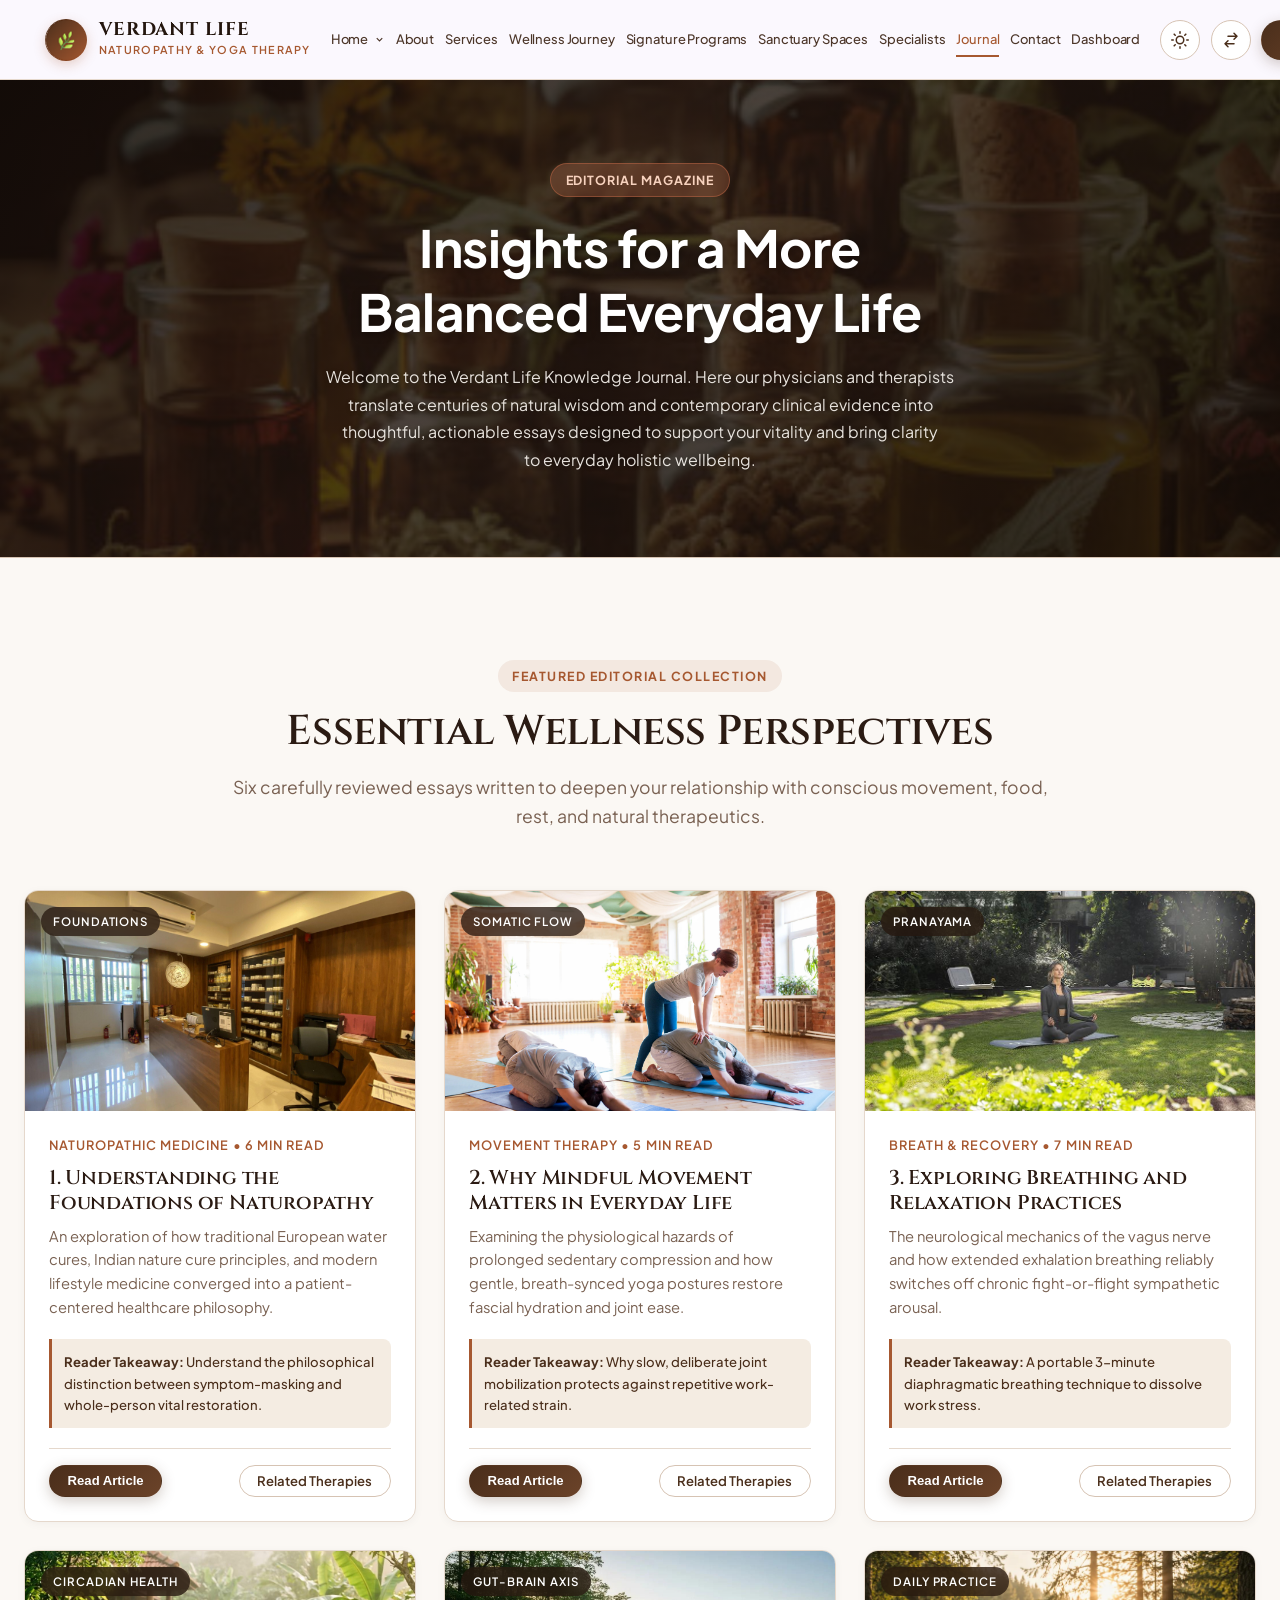
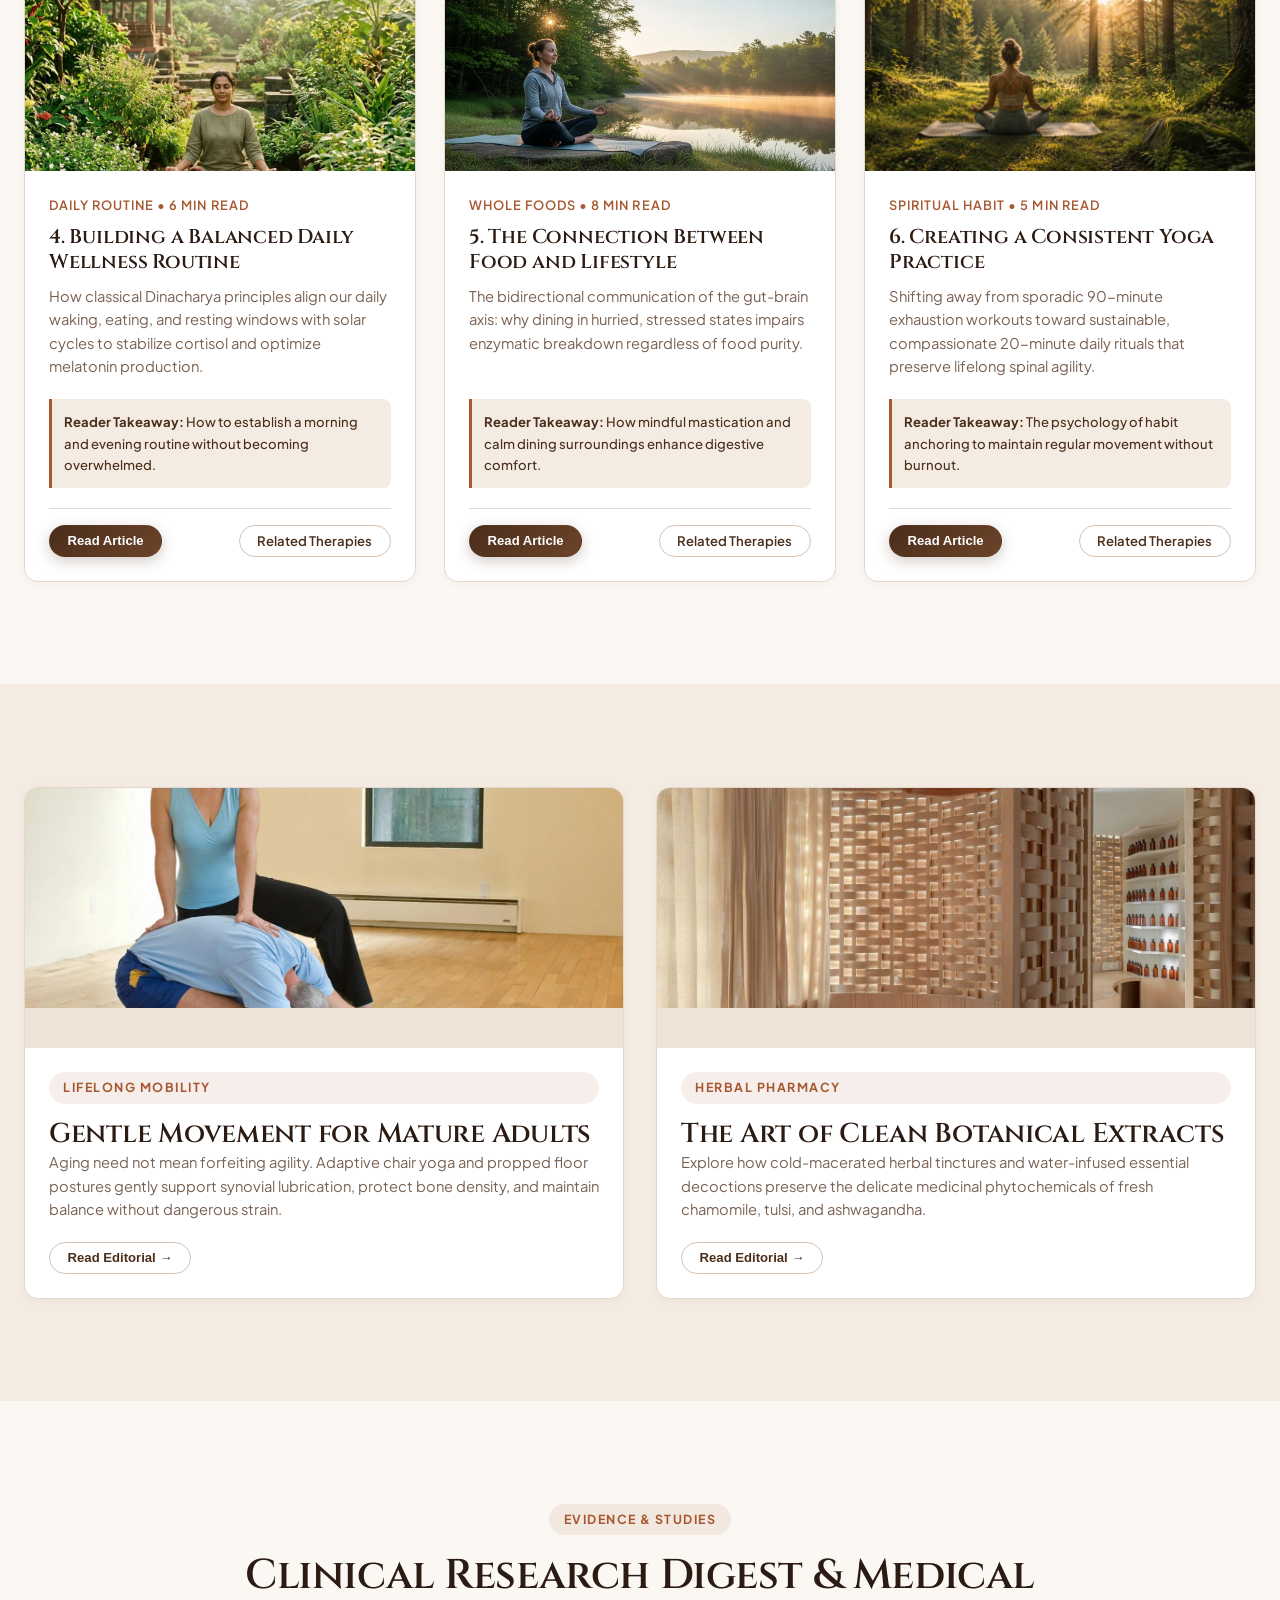
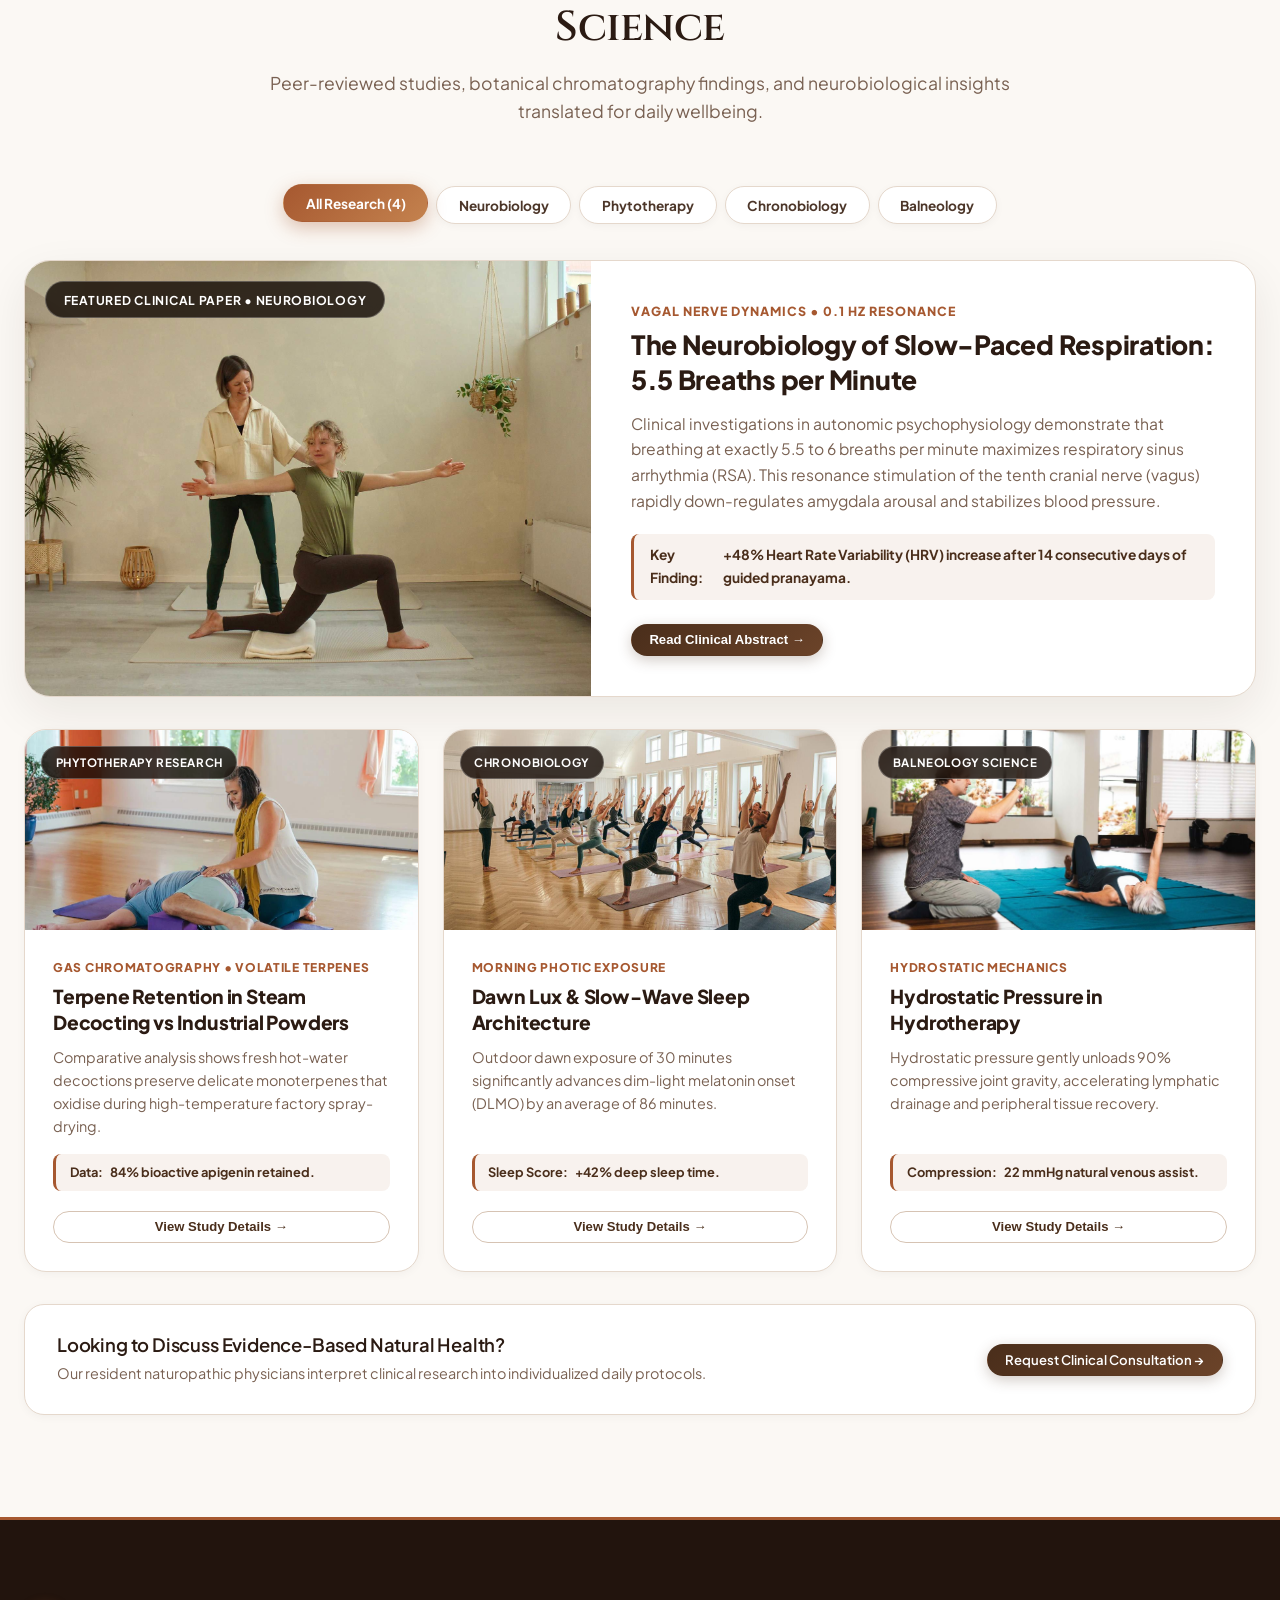
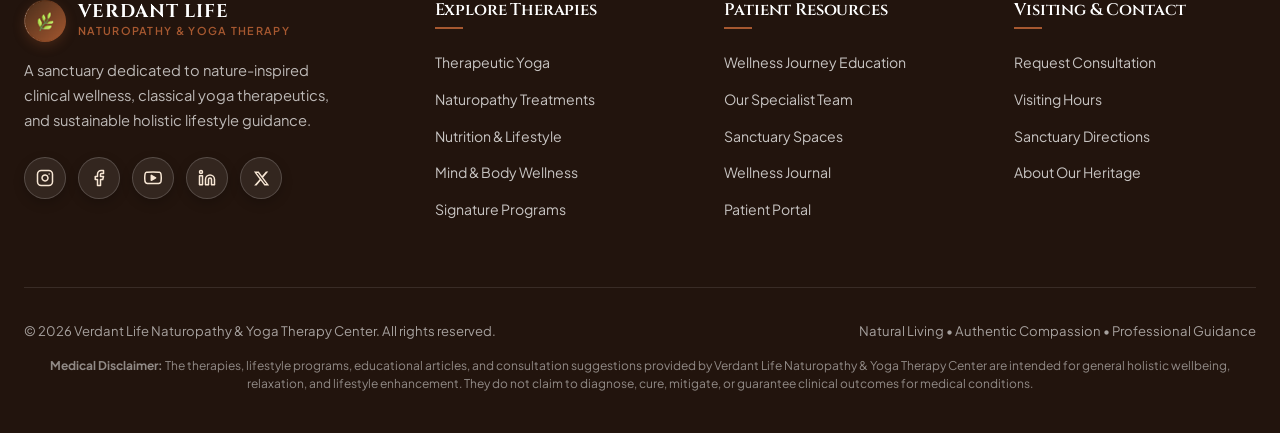
<file: journal.html>
<!DOCTYPE html>
<html lang="en">
<head>
  <meta charset="UTF-8">
  <meta name="viewport" content="width=device-width, initial-scale=1.0">
  <title>Wellness Knowledge Journal | Verdant Life</title>
  <meta name="description" content="Read clinical insights for a more balanced everyday life: naturopathy foundations, mindful movement, pranayama, and circadian wellness.">
  <link rel="preconnect" href="https://fonts.googleapis.com">
  <link rel="preconnect" href="https://fonts.gstatic.com" crossorigin>
  <link href="https://fonts.googleapis.com/css2?family=Cinzel:wght@500;600;700&family=Plus+Jakarta+Sans:ital,wght@0,400;0,500;0,600;0,700;1,400&display=swap" rel="stylesheet">
  <link rel="stylesheet" href="css/style.css">
  <link rel="icon" type="image/png" href="images/favicon.png">
  <script>
    (function() {
      if (localStorage.getItem('verdant-theme') === 'dark') {
        document.documentElement.setAttribute('data-theme', 'dark');
      }
      if (localStorage.getItem('verdant-direction') === 'rtl') {
        document.documentElement.setAttribute('dir', 'rtl');
      }
    })();
  </script>
</head>
<body>

  <!-- Navigation Header -->
    <!-- Navigation Header -->
    <!-- Navigation Header with Home Dropdown -->
  <header class="header">
    <div class="container header-inner">
      <a href="index.html" class="brand">
        <div class="brand-symbol"><img src="images/logo.png" alt="Verdant Life Logo"></div>
        <div class="brand-text">
          <span class="brand-name">VERDANT LIFE</span>
          <span class="brand-tagline">Naturopathy & Yoga Therapy</span>
        </div>
      </a>

      <nav>
        <ul class="nav-menu">
          <li class="nav-item dropdown">
            <a href="index.html" class="nav-link dropdown-toggle" aria-expanded="false">
              Home
              <svg class="dropdown-arrow" width="11" height="11" viewBox="0 0 24 24">
                <polyline points="6 9 12 15 18 9"></polyline>
              </svg>
            </a>
            <ul class="dropdown-menu">
              <li><a href="index.html" class="dropdown-link">Home 1 (Sanctuary Home)</a></li>
              <li><a href="home-2.html" class="dropdown-link">Home 2 (Clinical & Retreat)</a></li>
            </ul>
          </li>
          <li><a href="about.html" class="nav-link">About</a></li>
          <li><a href="services.html" class="nav-link">Services</a></li>
          <li><a href="education.html" class="nav-link">Wellness Journey</a></li>
          <li><a href="programs.html" class="nav-link">Signature Programs</a></li>
          <li><a href="facilities.html" class="nav-link">Sanctuary Spaces</a></li>
          <li><a href="doctors.html" class="nav-link">Specialists</a></li>
          <li><a href="journal.html" class="nav-link active">Journal</a></li>
          <li><a href="contact.html" class="nav-link">Contact</a></li>
          <li><a href="dashboard.html" class="nav-link">Dashboard</a></li>
          <!-- Mobile / Tablet Menu Actions (Below Dashboard Navlink) -->
          <li class="mobile-menu-actions">
            <div class="mobile-theme-rtl-row">
              <button class="icon-btn theme-toggle-btn" aria-label="Toggle theme" title="Toggle theme">
                <svg class="theme-icon-sun" width="18" height="18" viewBox="0 0 24 24" fill="none" stroke="currentColor" stroke-width="2" stroke-linecap="round" stroke-linejoin="round">
                  <circle cx="12" cy="12" r="5"></circle>
                  <line x1="12" y1="1" x2="12" y2="3"></line>
                  <line x1="12" y1="21" x2="12" y2="23"></line>
                  <line x1="4.22" y1="4.22" x2="5.64" y2="5.64"></line>
                  <line x1="18.36" y1="18.36" x2="19.78" y2="19.78"></line>
                  <line x1="1" y1="12" x2="3" y2="12"></line>
                  <line x1="21" y1="12" x2="23" y2="12"></line>
                  <line x1="4.22" y1="19.78" x2="5.64" y2="18.36"></line>
                  <line x1="18.36" y1="5.64" x2="19.78" y2="4.22"></line>
                </svg>
                <svg class="theme-icon-moon" style="display:none;" width="18" height="18" viewBox="0 0 24 24" fill="none" stroke="currentColor" stroke-width="2" stroke-linecap="round" stroke-linejoin="round">
                  <path d="M21 12.79A9 9 0 1 1 11.21 3 7 7 0 0 0 21 12.79z"></path>
                </svg>
              </button>
              <button class="icon-btn rtl-toggle-btn" aria-label="Toggle text direction" title="Toggle RTL / LTR">
                <svg width="18" height="18" viewBox="0 0 24 24" fill="none" stroke="currentColor" stroke-width="2" stroke-linecap="round" stroke-linejoin="round">
                  <path d="M8 7h12m0 0l-4-4m4 4l-4 4m0 6H4m0 0l4 4m-4-4l4-4"></path>
                </svg>
              </button>
            </div>
            <a href="login.html" class="btn btn-primary mobile-login-cta">Login</a>
          </li>
        </ul>
      </nav>

      <div class="header-actions">
        <button class="icon-btn theme-toggle-btn desktop-only-action" aria-label="Toggle theme" title="Toggle theme">
          <svg class="theme-icon-sun" width="18" height="18" viewBox="0 0 24 24" fill="none" stroke="currentColor" stroke-width="2" stroke-linecap="round" stroke-linejoin="round">
            <circle cx="12" cy="12" r="5"></circle>
            <line x1="12" y1="1" x2="12" y2="3"></line>
            <line x1="12" y1="21" x2="12" y2="23"></line>
            <line x1="4.22" y1="4.22" x2="5.64" y2="5.64"></line>
            <line x1="18.36" y1="18.36" x2="19.78" y2="19.78"></line>
            <line x1="1" y1="12" x2="3" y2="12"></line>
            <line x1="21" y1="12" x2="23" y2="12"></line>
            <line x1="4.22" y1="19.78" x2="5.64" y2="18.36"></line>
            <line x1="18.36" y1="5.64" x2="19.78" y2="4.22"></line>
          </svg>
          <svg class="theme-icon-moon" style="display:none;" width="18" height="18" viewBox="0 0 24 24" fill="none" stroke="currentColor" stroke-width="2" stroke-linecap="round" stroke-linejoin="round">
            <path d="M21 12.79A9 9 0 1 1 11.21 3 7 7 0 0 0 21 12.79z"></path>
          </svg>
        </button>
        <button class="icon-btn rtl-toggle-btn desktop-only-action" aria-label="Toggle text direction" title="Toggle RTL / LTR">
          <svg width="18" height="18" viewBox="0 0 24 24" fill="none" stroke="currentColor" stroke-width="2" stroke-linecap="round" stroke-linejoin="round">
            <path d="M8 7h12m0 0l-4-4m4 4l-4 4m0 6H4m0 0l4 4m-4-4l4-4"></path>
          </svg>
        </button>
        <a href="login.html" class="btn btn-primary btn-sm desktop-only-action">Login</a>
        <button class="mobile-toggle" aria-label="Toggle navigation">☰</button>
      </div>
    </div>
  </header>

  <!-- Hero Banner -->
  <section class="page-hero" style="background-image: url('images/image-71.png');">
    <div class="container">
      <div class="page-hero-content">
        <span class="section-tag">Editorial Magazine</span>
        <h1 class="page-hero-title">Insights for a More<br class="hero-line-break">Balanced Everyday Life</h1>
        <p class="page-hero-desc">
          Welcome to the Verdant Life Knowledge Journal. Here our physicians and therapists<br class="hero-line-break">
          translate centuries of natural wisdom and contemporary clinical evidence into<br class="hero-line-break">
          thoughtful, actionable essays designed to support your vitality and bring clarity<br class="hero-line-break">
          to everyday holistic wellbeing.
        </p>
      </div>
    </div>
  </section>

  <!-- Section 11: Exactly 6 Editorial Article Cards -->
  <section class="section-padding bg-cream">
    <div class="container">
      <div class="section-header text-center">
        <span class="section-tag">Featured Editorial Collection</span>
        <h2 class="section-title">Essential Wellness Perspectives</h2>
        <p class="section-subtitle">
          Six carefully reviewed essays written to deepen your relationship with conscious movement, food, rest, and natural therapeutics.
        </p>
      </div>

      <div class="grid-6">
        <!-- Article 1 -->
        <div class="card">
          <div class="card-media">
            <img src="images/image-26.png" alt="Interior of naturopathy clinic reception and apothecary cabinets">
            <span class="card-media-badge">Foundations</span>
          </div>
          <div class="card-body">
            <span class="card-meta">Naturopathic Medicine • 6 Min Read</span>
            <h3 class="card-title">1. Understanding the Foundations of Naturopathy</h3>
            <p class="card-text">
              An exploration of how traditional European water cures, Indian nature cure principles, and modern lifestyle medicine converged into a patient-centered healthcare philosophy.
            </p>
            <div class="card-benefit">
              <strong>Reader Takeaway:</strong> Understand the philosophical distinction between symptom-masking and whole-person vital restoration.
            </div>
            <div class="card-footer">
              <button class="btn btn-primary btn-sm" onclick="readArticleModal('Understanding the Foundations of Naturopathy', 'Foundational Science', 'Nov 2026', 'images/image-26.png', '<p>Naturopathy originated from the profound realization that the human body possesses an innate, self-ordering intelligence known historically as the <em>Vis Medicatrix Naturae</em>. Rooted in traditional hydrotherapy clinics and botanical dispensaries across the world, modern naturopathic medicine focuses on identifying underlying disturbances in lifestyle rather than suppressing symptoms.</p><p>By harmonizing gentle thermal therapies, pelotherapy clay packs, and seasonal culinary nourishment, patients experience an enduring return to physiological equilibrium. Our clinical team works as educators, offering you the tools to sustain your own wellbeing long after leaving our sanctuary.</p>')">Read Article</button>
              <a href="services.html#naturopathy" class="btn btn-secondary btn-sm">Related Therapies</a>
            </div>
          </div>
        </div>

        <!-- Article 2 -->
        <div class="card">
          <div class="card-media">
            <img src="images/image-32.png" alt="Yoga instructor gently adjusting student posture in child's pose">
            <span class="card-media-badge">Somatic Flow</span>
          </div>
          <div class="card-body">
            <span class="card-meta">Movement Therapy • 5 Min Read</span>
            <h3 class="card-title">2. Why Mindful Movement Matters in Everyday Life</h3>
            <p class="card-text">
              Examining the physiological hazards of prolonged sedentary compression and how gentle, breath-synced yoga postures restore fascial hydration and joint ease.
            </p>
            <div class="card-benefit">
              <strong>Reader Takeaway:</strong> Why slow, deliberate joint mobilization protects against repetitive work-related strain.
            </div>
            <div class="card-footer">
              <button class="btn btn-primary btn-sm" onclick="readArticleModal('Why Mindful Movement Matters in Everyday Life', 'Movement Therapy', 'Nov 2026', 'images/image-32.png', '<p>Sitting for hours in static postures creates chronic hypoxic zones within deep fascial networks, leading to spinal stiffness and reduced breathing depth. Mindful movement acts as a continuous hydrodynamic pump: slow spinal flexion, lateral extensions, and supported restorative poses compress and release connective tissues, flushing out cellular waste products.</p><p>By moving with mindful presence rather than athletic aggression, practitioners cultivate somatic awareness, avoiding joint injury and building resilient posture for life.</p>')">Read Article</button>
              <a href="services.html#yoga" class="btn btn-secondary btn-sm">Related Therapies</a>
            </div>
          </div>
        </div>

        <!-- Article 3 -->
        <div class="card">
          <div class="card-media">
            <img src="images/image-28.png" alt="Woman sitting peacefully in lotus pose Padmasana on green lawn">
            <span class="card-media-badge">Pranayama</span>
          </div>
          <div class="card-body">
            <span class="card-meta">Breath & Recovery • 7 Min Read</span>
            <h3 class="card-title">3. Exploring Breathing and Relaxation Practices</h3>
            <p class="card-text">
              The neurological mechanics of the vagus nerve and how extended exhalation breathing reliably switches off chronic fight-or-flight sympathetic arousal.
            </p>
            <div class="card-benefit">
              <strong>Reader Takeaway:</strong> A portable 3-minute diaphragmatic breathing technique to dissolve work stress.
            </div>
            <div class="card-footer">
              <button class="btn btn-primary btn-sm" onclick="readArticleModal('Exploring Breathing and Relaxation Practices', 'Pranayama & Recovery', 'Nov 2026', 'images/image-28.png', '<p>When under mental pressure, our respiratory pattern unconsciously shifts to rapid, shallow clavicular breathing, keeping the amygdala locked in heightened vigilance. Consciously engaging the diaphragm and lengthening the exhalation phase stimulates pulmonary stretch receptors that communicate directly with the brainstem.</p><p>This simple bio-physiological lever slows heart rate, dilates peripheral capillaries, and invites profound emotional calm.</p>')">Read Article</button>
              <a href="services.html#mind-body" class="btn btn-secondary btn-sm">Related Therapies</a>
            </div>
          </div>
        </div>

        <!-- Article 4 -->
        <div class="card">
          <div class="card-media">
            <img src="images/image-15.png" alt="Woman in green linen seated in lotus pose in tropical garden">
            <span class="card-media-badge">Circadian Health</span>
          </div>
          <div class="card-body">
            <span class="card-meta">Daily Routine • 6 Min Read</span>
            <h3 class="card-title">4. Building a Balanced Daily Wellness Routine</h3>
            <p class="card-text">
              How classical Dinacharya principles align our daily waking, eating, and resting windows with solar cycles to stabilize cortisol and optimize melatonin production.
            </p>
            <div class="card-benefit">
              <strong>Reader Takeaway:</strong> How to establish a morning and evening routine without becoming overwhelmed.
            </div>
            <div class="card-footer">
              <button class="btn btn-primary btn-sm" onclick="readArticleModal('Building a Balanced Daily Wellness Routine', 'Daily Routine', 'Nov 2026', 'images/image-15.png', '<p>Our biology operates on precise 24-hour circadian clocks orchestrated by the suprachiasmatic nucleus. Erratic schedules—skipping breakfast, dining late at night, and staring at blue screens past midnight—disrupt these internal pacemakers, producing chronic fatigue and digestive sluggishness.</p><p>By establishing steady morning hydration, stepping into natural dawn sunlight, and implementing a quiet digital boundary in the evening, your body naturally restores its hormonal balance.</p>')">Read Article</button>
              <a href="services.html#nutrition" class="btn btn-secondary btn-sm">Related Therapies</a>
            </div>
          </div>
        </div>

        <!-- Article 5 -->
        <div class="card">
          <div class="card-media">
            <img src="images/image-51.png" alt="Woman seated in peaceful meditation on lakeside rock at dawn">
            <span class="card-media-badge">Gut-Brain Axis</span>
          </div>
          <div class="card-body">
            <span class="card-meta">Whole Foods • 8 Min Read</span>
            <h3 class="card-title">5. The Connection Between Food and Lifestyle</h3>
            <p class="card-text">
              The bidirectional communication of the gut-brain axis: why dining in hurried, stressed states impairs enzymatic breakdown regardless of food purity.
            </p>
            <div class="card-benefit">
              <strong>Reader Takeaway:</strong> How mindful mastication and calm dining surroundings enhance digestive comfort.
            </div>
            <div class="card-footer">
              <button class="btn btn-primary btn-sm" onclick="readArticleModal('Understanding the Connection Between Food and Lifestyle', 'Whole Foods & Gut Health', 'Nov 2026', 'images/image-51.png', '<p>What you eat is only half of the nutritional equation; <em>how</em> you eat determines digestive assimilation. Under sympathetic stress, blood flow is shunted away from the stomach and mesenteric vessels toward skeletal muscles, drastically reducing hydrochloric acid and digestive enzyme production.</p><p>Adopting mindful pauses before meals, chewing thoroughly, and savoring colorful seasonal vegetables transforms meals from hurried tasks into deeply restorative rituals.</p>')">Read Article</button>
              <a href="services.html#nutrition" class="btn btn-secondary btn-sm">Related Therapies</a>
            </div>
          </div>
        </div>

        <!-- Article 6 -->
        <div class="card">
          <div class="card-media">
            <img src="images/image-100.png" alt="Woman meditating in lotus pose on mat in sunlit pine forest glade">
            <span class="card-media-badge">Daily Practice</span>
          </div>
          <div class="card-body">
            <span class="card-meta">Spiritual Habit • 5 Min Read</span>
            <h3 class="card-title">6. Creating a Consistent Yoga Practice</h3>
            <p class="card-text">
              Shifting away from sporadic 90-minute exhaustion workouts toward sustainable, compassionate 20-minute daily rituals that preserve lifelong spinal agility.
            </p>
            <div class="card-benefit">
              <strong>Reader Takeaway:</strong> The psychology of habit anchoring to maintain regular movement without burnout.
            </div>
            <div class="card-footer">
              <button class="btn btn-primary btn-sm" onclick="readArticleModal('Creating a Consistent Yoga Practice', 'Daily Practice & Habit', 'Nov 2026', 'images/image-100.png', '<p>Many people abandon yoga because they believe it requires ninety minutes of intense physical perfection. In therapeutic yoga, frequency and presence far outweigh duration. Committing to twenty unhurried minutes of gentle joint mobility, gentle spinal twists, and diaphragmatic breathing each morning produces profound cumulative results.</p><p>Consistency builds trust between your conscious mind and your physical body, fostering lasting ease and freedom.</p>')">Read Article</button>
              <a href="services.html#yoga" class="btn btn-secondary btn-sm">Related Therapies</a>
            </div>
          </div>
        </div>
      </div>
    </div>
  </section>

  <!-- Featured Magazine Editorials (2 Even-Numbered Cards) -->
  <section class="section-padding bg-almond">
    <div class="container">
      <div class="grid-2" style="gap: 2rem;">
        <div class="card">
          <div class="card-media" style="height: 260px;">
            <img src="images/image-39.png" alt="Senior yoga therapy gentle adjustment in child's pose">
          </div>
          <div class="card-body">
            <span class="section-tag">Lifelong Mobility</span>
            <h3>Gentle Movement for Mature Adults</h3>
            <p class="card-text">
              Aging need not mean forfeiting agility. Adaptive chair yoga and propped floor postures gently support synovial lubrication, protect bone density, and maintain balance without dangerous strain.
            </p>
            <button class="btn btn-secondary btn-sm" style="width: fit-content;" onclick="readArticleModal('Gentle Movement for Mature Adults', 'Lifelong Mobility', 'Nov 2026', 'images/image-39.png', 'Senior mobility programs prioritize joint space preservation, proprioceptive safety, and gentle spinal decompression using blankets, chairs, and wall supports.')">Read Editorial →</button>
          </div>
        </div>

        <div class="card">
          <div class="card-media" style="height: 260px;">
            <img src="images/image-85.png" alt="Spa apothecary alcove with backlit shelves of amber tincture bottles">
          </div>
          <div class="card-body">
            <span class="section-tag">Herbal Pharmacy</span>
            <h3>The Art of Clean Botanical Extracts</h3>
            <p class="card-text">
              Explore how cold-macerated herbal tinctures and water-infused essential decoctions preserve the delicate medicinal phytochemicals of fresh chamomile, tulsi, and ashwagandha.
            </p>
            <button class="btn btn-secondary btn-sm" style="width: fit-content;" onclick="readArticleModal('The Art of Clean Botanical Extracts', 'Herbal Pharmacy', 'Nov 2026', 'images/image-85.png', 'Our on-site apothecary produces small-batch botanical infusions prepared with organic alcohol-free glycerol or pure mountain spring water to preserve whole-plant synergy.')">Read Editorial →</button>
          </div>
        </div>
      </div>
    </div>
  </section>

  <!-- Clinical Research Digest: Evidence-Based Science Behind Natural Living -->
    <!-- Clinical Research Digest: Evidence-Based Science Behind Natural Living (Refined Layout) -->
  <section class="section-padding bg-cream journal-bento-section" id="research-digest">
    <div class="container">
      <div class="section-header text-center">
        <span class="section-tag">Evidence & Studies</span>
        <h2 class="section-title">Clinical Research Digest & Medical Science</h2>
        <p class="section-subtitle">
          Peer-reviewed studies, botanical chromatography findings, and neurobiological insights translated for daily wellbeing.
        </p>
      </div>

      <!-- Research Category Filter Pills -->
      <div class="journal-bento-filter-bar">
        <button class="journal-bento-filter-btn active" onclick="filterJournalBento('all')">All Research (4)</button>
        <button class="journal-bento-filter-btn" onclick="filterJournalBento('neuro')">Neurobiology</button>
        <button class="journal-bento-filter-btn" onclick="filterJournalBento('phyto')">Phytotherapy</button>
        <button class="journal-bento-filter-btn" onclick="filterJournalBento('chrono')">Chronobiology</button>
        <button class="journal-bento-filter-btn" onclick="filterJournalBento('balneo')">Balneology</button>
      </div>

      <!-- Featured Hero Study Card (Horizontal Split Layout - Zero Dead Space) -->
      <article class="journal-hero-study-card" data-cat="neuro">
        <div class="journal-hero-media">
          <img src="images/image-29.png" alt="Patient practicing resonance frequency diaphragmatic breathwork">
          <span class="journal-hero-badge">Featured Clinical Paper • Neurobiology</span>
        </div>
        <div class="journal-hero-body">
          <span class="journal-hero-meta">Vagal Nerve Dynamics • 0.1 Hz Resonance</span>
          <h3 class="journal-hero-title">The Neurobiology of Slow-Paced Respiration: 5.5 Breaths per Minute</h3>
          <p class="journal-hero-desc">
            Clinical investigations in autonomic psychophysiology demonstrate that breathing at exactly 5.5 to 6 breaths per minute maximizes respiratory sinus arrhythmia (RSA). This resonance stimulation of the tenth cranial nerve (vagus) rapidly down-regulates amygdala arousal and stabilizes blood pressure.
          </p>
          <div class="journal-hero-metric">
            <strong>Key Finding:</strong> +48% Heart Rate Variability (HRV) increase after 14 consecutive days of guided pranayama.
          </div>
          <div>
            <button class="btn btn-primary btn-sm" onclick="openResearchModal('pranayama-hrv')">Read Clinical Abstract →</button>
          </div>
        </div>
      </article>

      <!-- 3-Column Studies Grid (Balanced Proportions) -->
      <div class="journal-studies-grid">
        <!-- Study Card 2 -->
        <article class="journal-study-card" data-cat="phyto">
          <div class="journal-study-media">
            <img src="images/image-33.png" alt="Gas chromatography analysis of freshly harvested chamomile and holy basil">
            <span class="journal-study-badge">Phytotherapy Research</span>
          </div>
          <div class="journal-study-body">
            <span class="journal-study-meta">Gas Chromatography • Volatile Terpenes</span>
            <h4 class="journal-study-title">Terpene Retention in Steam Decocting vs Industrial Powders</h4>
            <p class="journal-study-desc">
              Comparative analysis shows fresh hot-water decoctions preserve delicate monoterpenes that oxidise during high-temperature factory spray-drying.
            </p>
            <div class="journal-study-metric">
              <strong>Data:</strong> 84% bioactive apigenin retained.
            </div>
            <div class="journal-study-footer">
              <button class="btn btn-secondary btn-sm" style="width: 100%; justify-content: center;" onclick="openResearchModal('botanical-terpenes')">View Study Details →</button>
            </div>
          </div>
        </article>

        <!-- Study Card 3 -->
        <article class="journal-study-card" data-cat="chrono">
          <div class="journal-study-media">
            <img src="images/image-34.png" alt="Morning sunrise light cast across calm wellness pavilion">
            <span class="journal-study-badge">Chronobiology</span>
          </div>
          <div class="journal-study-body">
            <span class="journal-study-meta">Morning Photic Exposure</span>
            <h4 class="journal-study-title">Dawn Lux & Slow-Wave Sleep Architecture</h4>
            <p class="journal-study-desc">
              Outdoor dawn exposure of 30 minutes significantly advances dim-light melatonin onset (DLMO) by an average of 86 minutes.
            </p>
            <div class="journal-study-metric">
              <strong>Sleep Score:</strong> +42% deep sleep time.
            </div>
            <div class="journal-study-footer">
              <button class="btn btn-secondary btn-sm" style="width: 100%; justify-content: center;" onclick="openResearchModal('dawn-lux')">View Study Details →</button>
            </div>
          </div>
        </article>

        <!-- Study Card 4 -->
        <article class="journal-study-card" data-cat="balneo">
          <div class="journal-study-media">
            <img src="images/image-40.png" alt="Contrast temperature thermal bath with therapeutic water bubbles">
            <span class="journal-study-badge">Balneology Science</span>
          </div>
          <div class="journal-study-body">
            <span class="journal-study-meta">Hydrostatic Mechanics</span>
            <h4 class="journal-study-title">Hydrostatic Pressure in Hydrotherapy</h4>
            <p class="journal-study-desc">
              Hydrostatic pressure gently unloads 90% compressive joint gravity, accelerating lymphatic drainage and peripheral tissue recovery.
            </p>
            <div class="journal-study-metric">
              <strong>Compression:</strong> 22 mmHg natural venous assist.
            </div>
            <div class="journal-study-footer">
              <button class="btn btn-secondary btn-sm" style="width: 100%; justify-content: center;" onclick="openResearchModal('hydro-physics')">View Study Details →</button>
            </div>
          </div>
        </article>
      </div>

      <!-- Clinical Inquiry Strip -->
      <div class="journal-consultation-banner">
        <div>
          <h4 style="margin: 0 0 0.35rem 0; font-family: 'Plus Jakarta Sans', sans-serif; font-size: 1.15rem; color: var(--text-main);">Looking to Discuss Evidence-Based Natural Health?</h4>
          <p style="margin: 0; color: var(--text-muted); font-size: 0.9rem;">Our resident naturopathic physicians interpret clinical research into individualized daily protocols.</p>
        </div>
        <a href="contact.html" class="btn btn-primary btn-sm">Request Clinical Consultation →</a>
      </div>
    </div>
  </section>

  <!-- Footer -->
  <footer class="footer">
    <div class="container">
      <div class="footer-grid">
        <div class="footer-brand">
          <div class="brand">
            <div class="brand-symbol"><img src="images/logo.png" alt="Verdant Life Logo"></div>
            <div class="brand-text">
              <span class="brand-name">VERDANT LIFE</span>
              <span class="brand-tagline">Naturopathy & Yoga Therapy</span>
            </div>
          </div>
          <p class="footer-description">
            A sanctuary dedicated to nature-inspired clinical wellness, classical yoga therapeutics, and sustainable holistic lifestyle guidance.
          </p>
          <!-- Sanctuary Social Media Channels -->
          <div class="footer-social-links" aria-label="Sanctuary Social Media Channels">
            <a href="https://instagram.com" target="_blank" rel="noopener noreferrer" class="footer-social-btn" aria-label="Verdant Life on Instagram" title="Follow us on Instagram">
              <svg width="18" height="18" viewBox="0 0 24 24" fill="none" stroke="currentColor" stroke-width="2" stroke-linecap="round" stroke-linejoin="round">
                <rect x="2" y="2" width="20" height="20" rx="5" ry="5"></rect>
                <path d="M16 11.37A4 4 0 1 1 12.63 8 4 4 0 0 1 16 11.37z"></path>
                <line x1="17.5" y1="6.5" x2="17.51" y2="6.5"></line>
              </svg>
            </a>
            <a href="https://facebook.com" target="_blank" rel="noopener noreferrer" class="footer-social-btn" aria-label="Verdant Life on Facebook" title="Connect on Facebook">
              <svg width="18" height="18" viewBox="0 0 24 24" fill="none" stroke="currentColor" stroke-width="2" stroke-linecap="round" stroke-linejoin="round">
                <path d="M18 2h-3a5 5 0 0 0-5 5v3H7v4h3v8h4v-8h3l1-4h-4V7a1 1 0 0 1 1-1h3z"></path>
              </svg>
            </a>
            <a href="https://youtube.com" target="_blank" rel="noopener noreferrer" class="footer-social-btn" aria-label="Verdant Life on YouTube" title="Watch on YouTube">
              <svg width="18" height="18" viewBox="0 0 24 24" fill="none" stroke="currentColor" stroke-width="2" stroke-linecap="round" stroke-linejoin="round">
                <path d="M22.54 6.42a2.78 2.78 0 0 0-1.94-2C18.88 4 12 4 12 4s-6.88 0-8.6.46a2.78 2.78 0 0 0-1.94 2A29 29 0 0 0 1 11.75a29 29 0 0 0 .46 5.33A2.78 2.78 0 0 0 3.4 19c1.72.46 8.6.46 8.6.46s6.88 0 8.6-.46a2.78 2.78 0 0 0 1.94-2 29 29 0 0 0 .46-5.25 29 29 0 0 0-.46-5.33z"></path>
                <polygon points="9.75 15.02 15.5 11.75 9.75 8.48 9.75 15.02" fill="currentColor"></polygon>
              </svg>
            </a>
            <a href="https://linkedin.com" target="_blank" rel="noopener noreferrer" class="footer-social-btn" aria-label="Verdant Life on LinkedIn" title="Follow our Clinical Board on LinkedIn">
              <svg width="18" height="18" viewBox="0 0 24 24" fill="none" stroke="currentColor" stroke-width="2" stroke-linecap="round" stroke-linejoin="round">
                <path d="M16 8a6 6 0 0 1 6 6v7h-4v-7a2 2 0 0 0-2-2 2 2 0 0 0-2 2v7h-4v-7a6 6 0 0 1 6-6z"></path>
                <rect x="2" y="9" width="4" height="12"></rect>
                <circle cx="4" cy="4" r="2"></circle>
              </svg>
            </a>
            <a href="https://x.com" target="_blank" rel="noopener noreferrer" class="footer-social-btn" aria-label="Verdant Life on X" title="Follow us on X">
              <svg width="17" height="17" viewBox="0 0 24 24" fill="currentColor">
                <path d="M18.244 2.25h3.308l-7.227 8.26 8.502 11.24H16.17l-5.214-6.817L4.99 21.75H1.68l7.73-8.835L1.254 2.25H8.08l4.713 6.231zm-1.161 17.52h1.833L7.084 4.126H5.117z"/>
              </svg>
            </a>
          </div>
        </div>

        <div class="footer-col">
          <h4>Explore Therapies</h4>
          <ul class="footer-links">
            <li><a href="services.html#yoga">Therapeutic Yoga</a></li>
            <li><a href="services.html#naturopathy">Naturopathy Treatments</a></li>
            <li><a href="services.html#nutrition">Nutrition & Lifestyle</a></li>
            <li><a href="services.html#mind-body">Mind & Body Wellness</a></li>
            <li><a href="programs.html">Signature Programs</a></li>
          </ul>
        </div>

        <div class="footer-col">
          <h4>Patient Resources</h4>
          <ul class="footer-links">
            <li><a href="education.html">Wellness Journey Education</a></li>
            <li><a href="doctors.html">Our Specialist Team</a></li>
            <li><a href="facilities.html">Sanctuary Spaces</a></li>
            <li><a href="journal.html">Wellness Journal</a></li>
            <li><a href="dashboard.html">Patient Portal</a></li>
          </ul>
        </div>

        <div class="footer-col">
          <h4>Visiting & Contact</h4>
          <ul class="footer-links">
            <li><a href="contact.html">Request Consultation</a></li>
            <li><a href="contact.html#hours">Visiting Hours</a></li>
            <li><a href="contact.html#location">Sanctuary Directions</a></li>
            <li><a href="about.html">About Our Heritage</a></li>
          </ul>
        </div>
      </div>

      <div class="footer-bottom">
        <div>© 2026 Verdant Life Naturopathy & Yoga Therapy Center. All rights reserved.</div>
        <div>Natural Living • Authentic Compassion • Professional Guidance</div>
      </div>

      <div class="footer-disclaimer-notice">
        <strong>Medical Disclaimer:</strong> The therapies, lifestyle programs, educational articles, and consultation suggestions provided by Verdant Life Naturopathy & Yoga Therapy Center are intended for general holistic wellbeing, relaxation, and lifestyle enhancement. They do not claim to diagnose, cure, mitigate, or guarantee clinical outcomes for medical conditions.
      </div>
    </div>
  </footer>

  <!-- Universal Modal Container -->
  <div id="modal-overlay" class="modal-overlay">
    <div class="modal-container">
      <div class="modal-header">
        <h3 id="modal-title" style="margin: 0; font-size: 1.3rem;">Modal Header</h3>
        <button class="modal-close" aria-label="Close dialog">✕</button>
      </div>
      <div id="modal-body-content" class="modal-body">
        <!-- Injected via JavaScript -->
      </div>
    </div>
  </div>

  <script src="js/main.js"></script>
  <!-- Drop to Top Button with Hover Effect -->
  <button id="backToTop" class="back-to-top-btn" aria-label="Scroll to top of page" title="Scroll to top">
    <svg width="20" height="20" viewBox="0 0 24 24" fill="none" stroke="currentColor" stroke-width="2.5" stroke-linecap="round" stroke-linejoin="round">
      <line x1="12" y1="19" x2="12" y2="5"></line>
      <polyline points="5 12 12 5 19 12"></polyline>
    </svg>
  </button>
</body>
</html>
</file>
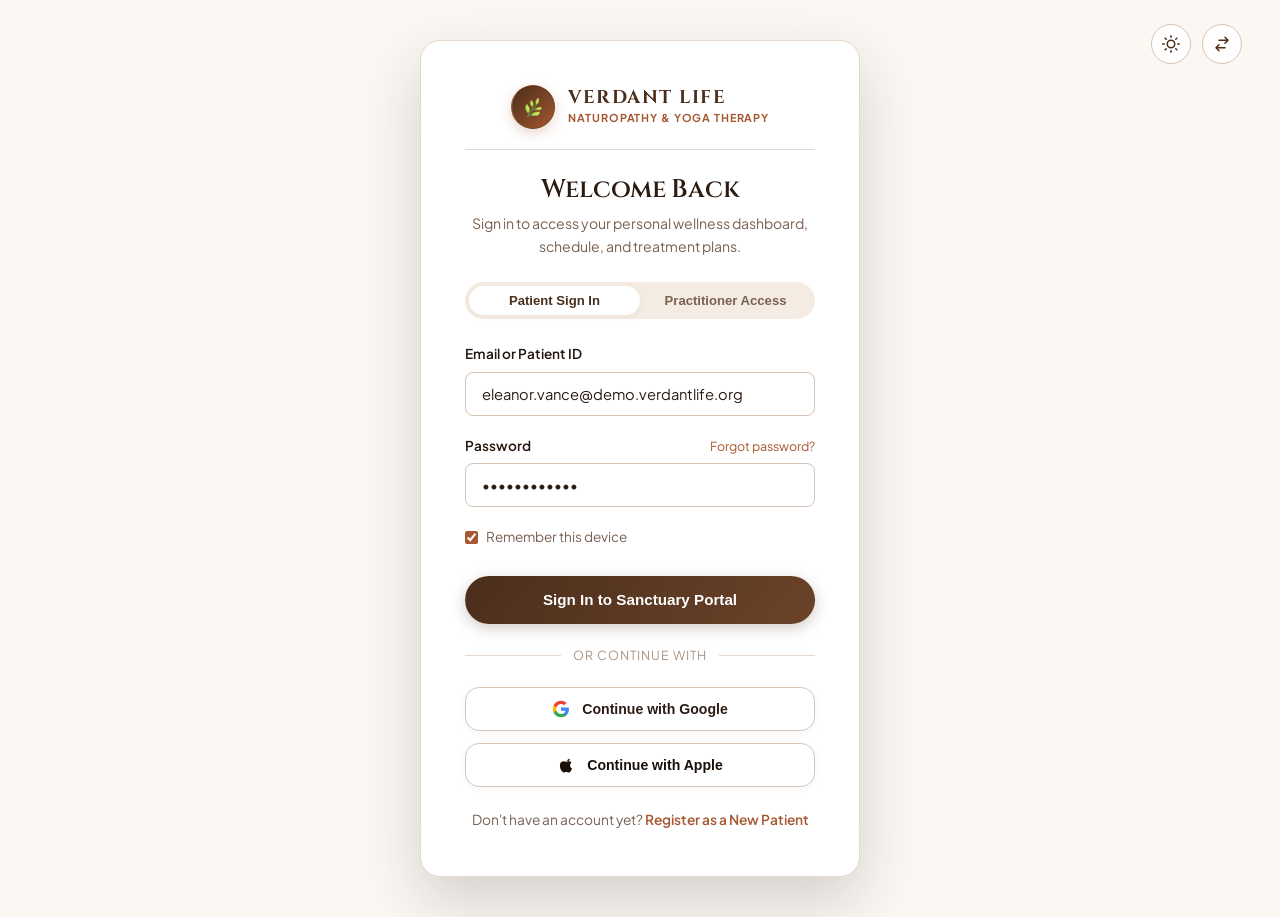
<file: login.html>
<!DOCTYPE html>
<html lang="en">
<head>
  <meta charset="UTF-8">
  <meta name="viewport" content="width=device-width, initial-scale=1.0">
  <title>Patient Portal Login | Verdant Life</title>
  <meta name="description" content="Sign in to your Verdant Life Patient Portal to access treatment plans, therapy schedules, and clinical receipts.">
  <link rel="preconnect" href="https://fonts.googleapis.com">
  <link rel="preconnect" href="https://fonts.gstatic.com" crossorigin>
  <link href="https://fonts.googleapis.com/css2?family=Cinzel:wght@500;600;700&family=Plus+Jakarta+Sans:ital,wght@0,400;0,500;0,600;0,700;1,400&display=swap" rel="stylesheet">
  <link rel="stylesheet" href="css/style.css">
  <link rel="icon" type="image/png" href="images/favicon.png">
  <script>
    (function() {
      if (localStorage.getItem('verdant-theme') === 'dark') {
        document.documentElement.setAttribute('data-theme', 'dark');
      }
      if (localStorage.getItem('verdant-direction') === 'rtl') {
        document.documentElement.setAttribute('dir', 'rtl');
      }
    })();
  </script>
</head>
<body class="auth-page">

  <!-- Top Header Bar with Utilities -->
  <div class="auth-header-bar">
    <div style="display: flex; align-items: center; gap: 0.65rem;">
      <button class="icon-btn theme-toggle-btn" aria-label="Toggle theme" title="Toggle theme">
        <svg class="theme-icon-sun" width="18" height="18" viewBox="0 0 24 24" fill="none" stroke="currentColor" stroke-width="2" stroke-linecap="round" stroke-linejoin="round">
          <circle cx="12" cy="12" r="5"></circle>
          <line x1="12" y1="1" x2="12" y2="3"></line>
          <line x1="12" y1="21" x2="12" y2="23"></line>
          <line x1="4.22" y1="4.22" x2="5.64" y2="5.64"></line>
          <line x1="18.36" y1="18.36" x2="19.78" y2="19.78"></line>
          <line x1="1" y1="12" x2="3" y2="12"></line>
          <line x1="21" y1="12" x2="23" y2="12"></line>
          <line x1="4.22" y1="19.78" x2="5.64" y2="18.36"></line>
          <line x1="18.36" y1="5.64" x2="19.78" y2="4.22"></line>
        </svg>
        <svg class="theme-icon-moon" style="display:none;" width="18" height="18" viewBox="0 0 24 24" fill="none" stroke="currentColor" stroke-width="2" stroke-linecap="round" stroke-linejoin="round">
          <path d="M21 12.79A9 9 0 1 1 11.21 3 7 7 0 0 0 21 12.79z"></path>
        </svg>
      </button>

      <button class="icon-btn rtl-toggle-btn" aria-label="Toggle text direction" title="Toggle RTL / LTR">
        <svg width="18" height="18" viewBox="0 0 24 24" fill="none" stroke="currentColor" stroke-width="2" stroke-linecap="round" stroke-linejoin="round">
          <path d="M8 7h12m0 0l-4-4m4 4l-4 4m0 6H4m0 0l4 4m-4-4l4-4"></path>
        </svg>
      </button>
    </div>
  </div>

  <!-- Focused Card Content Alone -->
  <div class="auth-card">
    <!-- Website Brand Name Inside Card (Top) -->
    <a href="index.html" class="auth-card-brand" title="Verdant Life Sanctuary">
      <div class="brand-symbol"><img src="images/logo.png" alt="Verdant Life Logo"></div>
      <div class="brand-text">
        <span class="brand-name">VERDANT LIFE</span>
        <span class="brand-tagline">Naturopathy & Yoga Therapy</span>
      </div>
    </a>

    <div class="auth-logo">
      <h1 class="auth-title">Welcome Back</h1>
      <p class="auth-subtitle">Sign in to access your personal wellness dashboard, schedule, and treatment plans.</p>
    </div>

    <!-- Role Switcher -->
    <div class="auth-role-tabs">
      <button type="button" class="auth-role-tab active" data-role="patient" onclick="setAuthRole('patient')">Patient Sign In</button>
      <button type="button" class="auth-role-tab" data-role="specialist" onclick="setAuthRole('specialist')">Practitioner Access</button>
    </div>

    <form onsubmit="handleLoginSubmit(event)">
      <div class="form-group">
        <label class="form-label" for="auth-email">Email or Patient ID</label>
        <input type="text" id="auth-email" class="form-control" required value="eleanor.vance@demo.verdantlife.org" placeholder="e.g. name@example.com or VL-7742">
      </div>

      <div class="form-group">
        <div style="display: flex; justify-content: space-between; align-items: center; margin-bottom: 0.4rem;">
          <label class="form-label" for="auth-password" style="margin-bottom: 0;">Password</label>
          <a href="#" onclick="showToast('Password reset link simulated: Please check your demo inbox.'); return false;" style="font-size: 0.78rem; color: var(--accent-terracotta);">Forgot password?</a>
        </div>
        <input type="password" id="auth-password" class="form-control" required value="••••••••••••" placeholder="Enter your password">
      </div>

      <div style="display: flex; align-items: center; justify-content: space-between; margin-bottom: 1.25rem; font-size: 0.85rem;">
        <label style="display: flex; align-items: center; gap: 0.5rem; cursor: pointer; color: var(--text-muted);">
          <input type="checkbox" checked style="accent-color: var(--accent-terracotta);"> Remember this device
        </label>
      </div>

      <button type="submit" class="btn btn-primary">Sign In to Sanctuary Portal</button>
    </form>

    <div class="auth-divider"><span>or continue with</span></div>

    <div class="auth-social-buttons">
      <button type="button" class="auth-social-btn auth-google-btn" onclick="showToast('Connecting to Google Identity Services...');">
        <svg class="social-icon" width="18" height="18" viewBox="0 0 24 24">
          <path fill="#4285F4" d="M22.56 12.25c0-.78-.07-1.53-.2-2.25H12v4.26h5.92c-.26 1.37-1.04 2.53-2.21 3.31v2.77h3.57c2.08-1.92 3.28-4.74 3.28-8.09z"/>
          <path fill="#34A853" d="M12 23c2.97 0 5.46-.98 7.28-2.66l-3.57-2.77c-.98.66-2.23 1.06-3.71 1.06-2.86 0-5.29-1.93-6.16-4.53H2.18v2.84C3.99 20.53 7.7 23 12 23z"/>
          <path fill="#FBBC05" d="M5.84 14.09c-.22-.66-.35-1.36-.35-2.09s.13-1.43.35-2.09V7.06H2.18C1.43 8.55 1 10.22 1 12s.43 3.45 1.18 4.94l2.85-2.22.81-.63z"/>
          <path fill="#EA4335" d="M12 5.38c1.62 0 3.06.56 4.21 1.64l3.15-3.15C17.45 2.09 14.97 1 12 1 7.7 1 3.99 3.47 2.18 7.06l3.66 2.84c.87-2.6 3.3-4.52 6.16-4.52z"/>
        </svg>
        <span>Continue with Google</span>
      </button>

      <button type="button" class="auth-social-btn auth-apple-btn" onclick="showToast('Connecting to Apple ID Authentication...');">
        <svg class="social-icon" width="18" height="18" viewBox="0 0 24 24" fill="currentColor">
          <path d="M18.71 19.5c-.83 1.24-1.71 2.45-3.05 2.47-1.34.03-1.77-.79-3.29-.79-1.53 0-2 .77-3.27.82-1.31.05-2.3-1.32-3.14-2.53C4.25 17 2.94 12.45 4.7 9.39c.87-1.52 2.43-2.48 4.12-2.51 1.28-.02 2.5.87 3.29.87.78 0 2.26-1.07 3.81-.91.65.03 2.47.26 3.64 1.98-.09.06-2.17 1.28-2.15 3.81.03 3.02 2.65 4.03 2.68 4.04-.03.07-.42 1.44-1.38 2.83M15.97 6.37c.62-.75 1.04-1.8 0.92-2.85-.9.04-2 .6-2.65 1.35-.56.64-.99 1.71-.85 2.72 1.01.08 2.01-.52 2.58-1.22z"/>
        </svg>
        <span>Continue with Apple</span>
      </button>
    </div>

    <div class="auth-footer-link">
      Don't have an account yet? <a href="register.html">Register as a New Patient</a>
    </div>


  </div>

  <script src="js/main.js"></script>
  <!-- Drop to Top Button with Hover Effect -->
  <button id="backToTop" class="back-to-top-btn" aria-label="Scroll to top of page" title="Scroll to top">
    <svg width="20" height="20" viewBox="0 0 24 24" fill="none" stroke="currentColor" stroke-width="2.5" stroke-linecap="round" stroke-linejoin="round">
      <line x1="12" y1="19" x2="12" y2="5"></line>
      <polyline points="5 12 12 5 19 12"></polyline>
    </svg>
  </button>
</body>
</html>
</file>
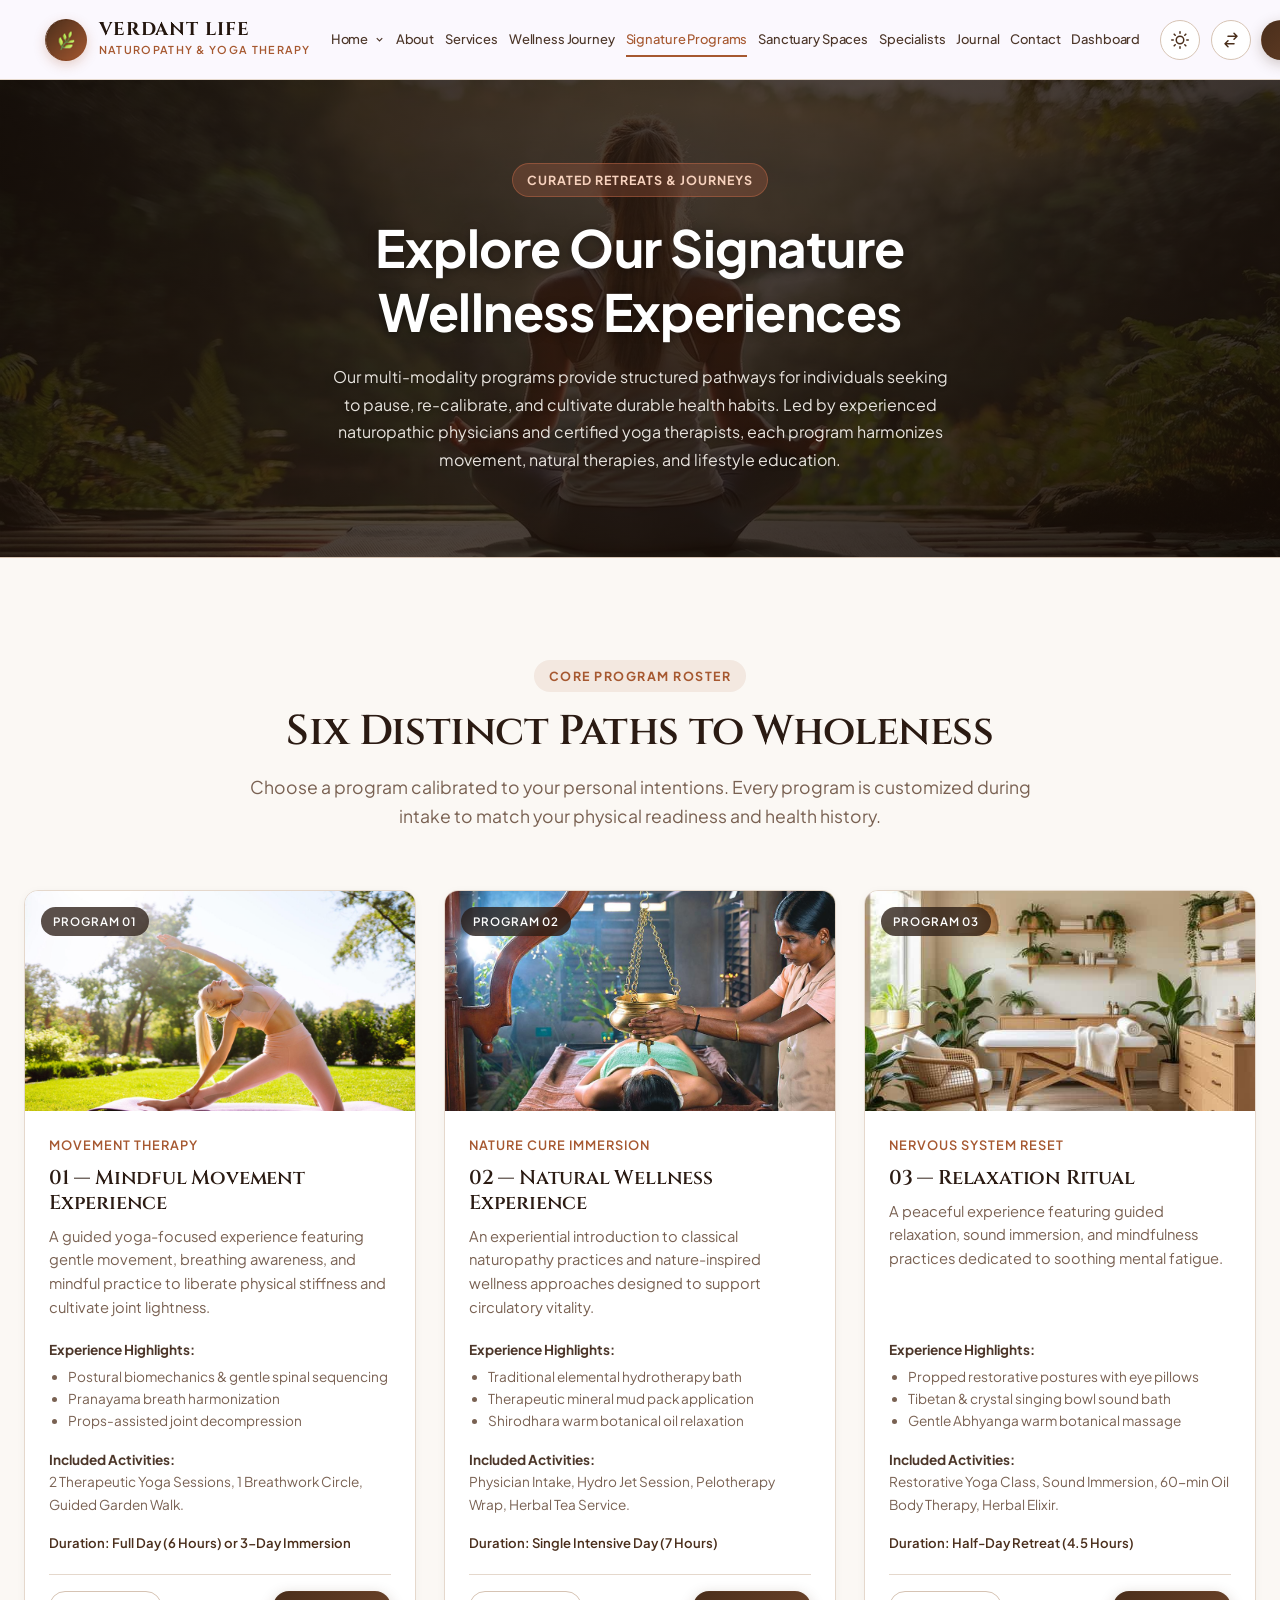
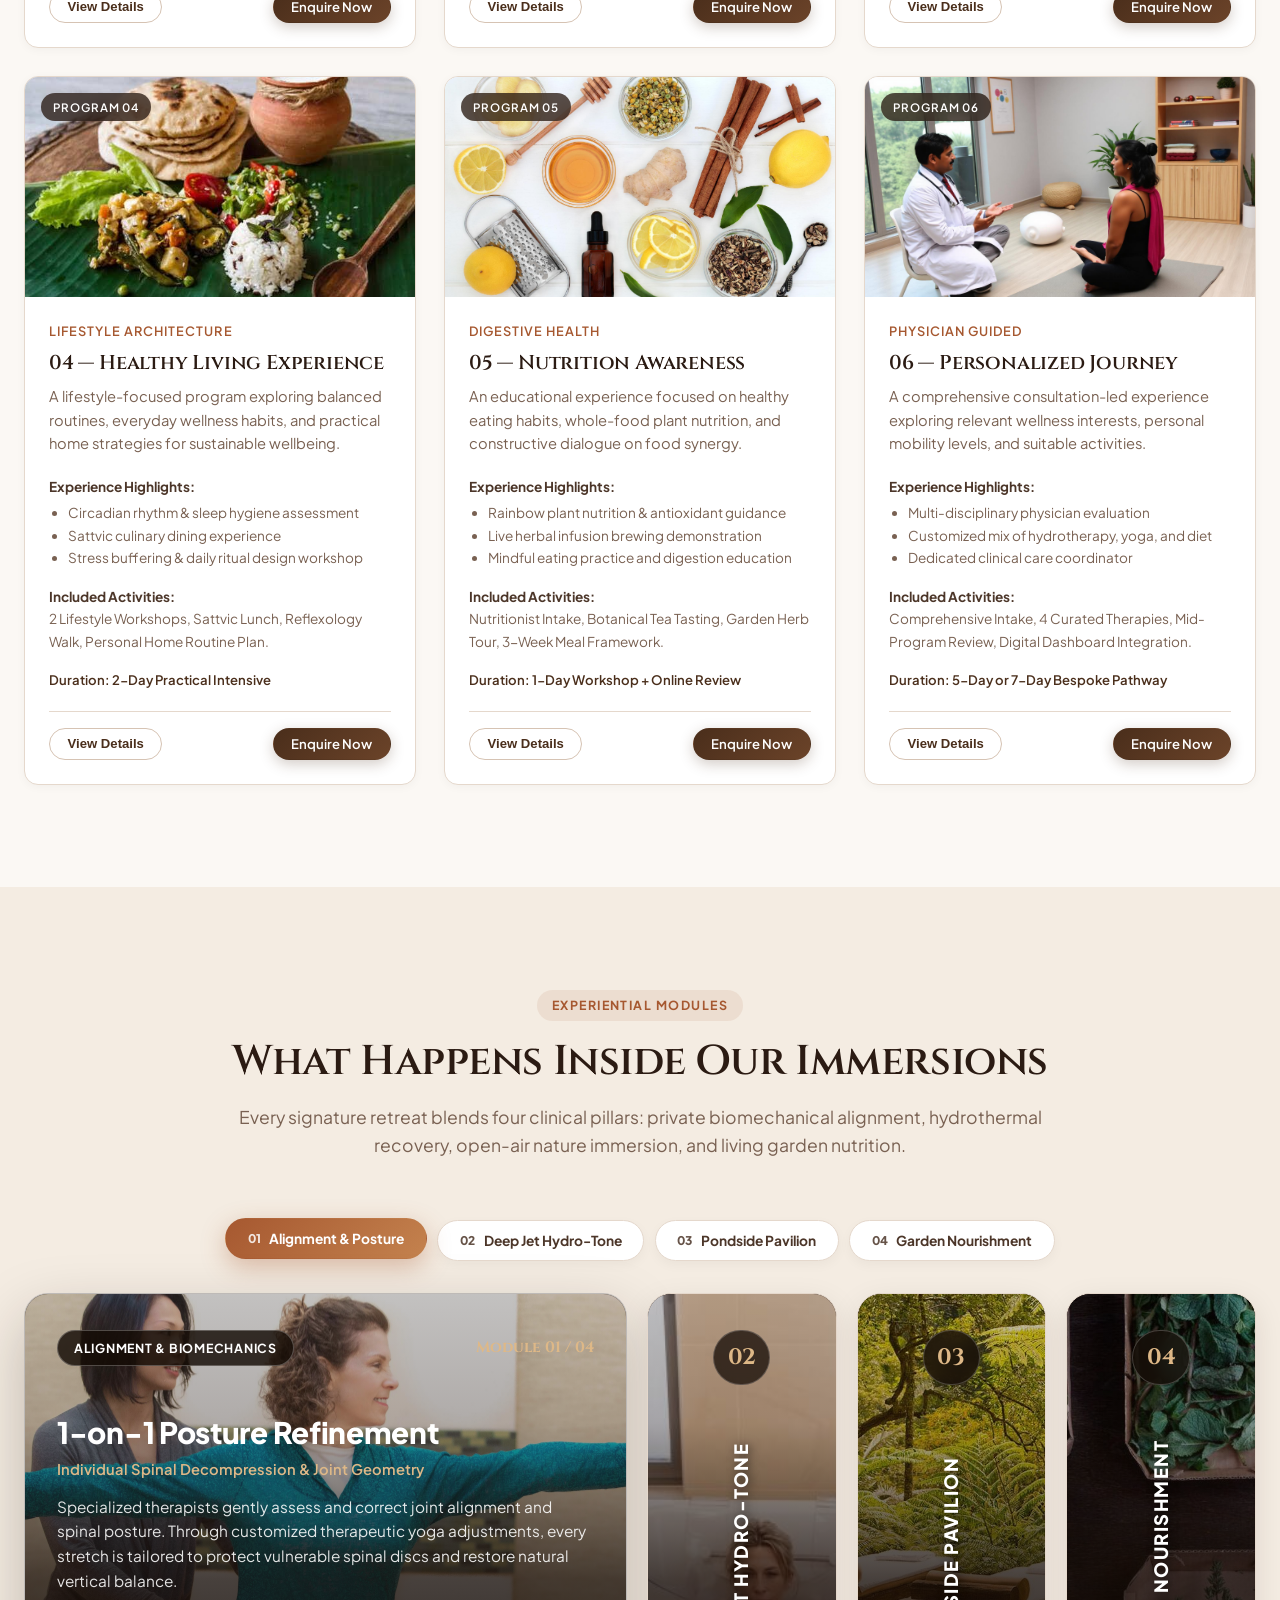
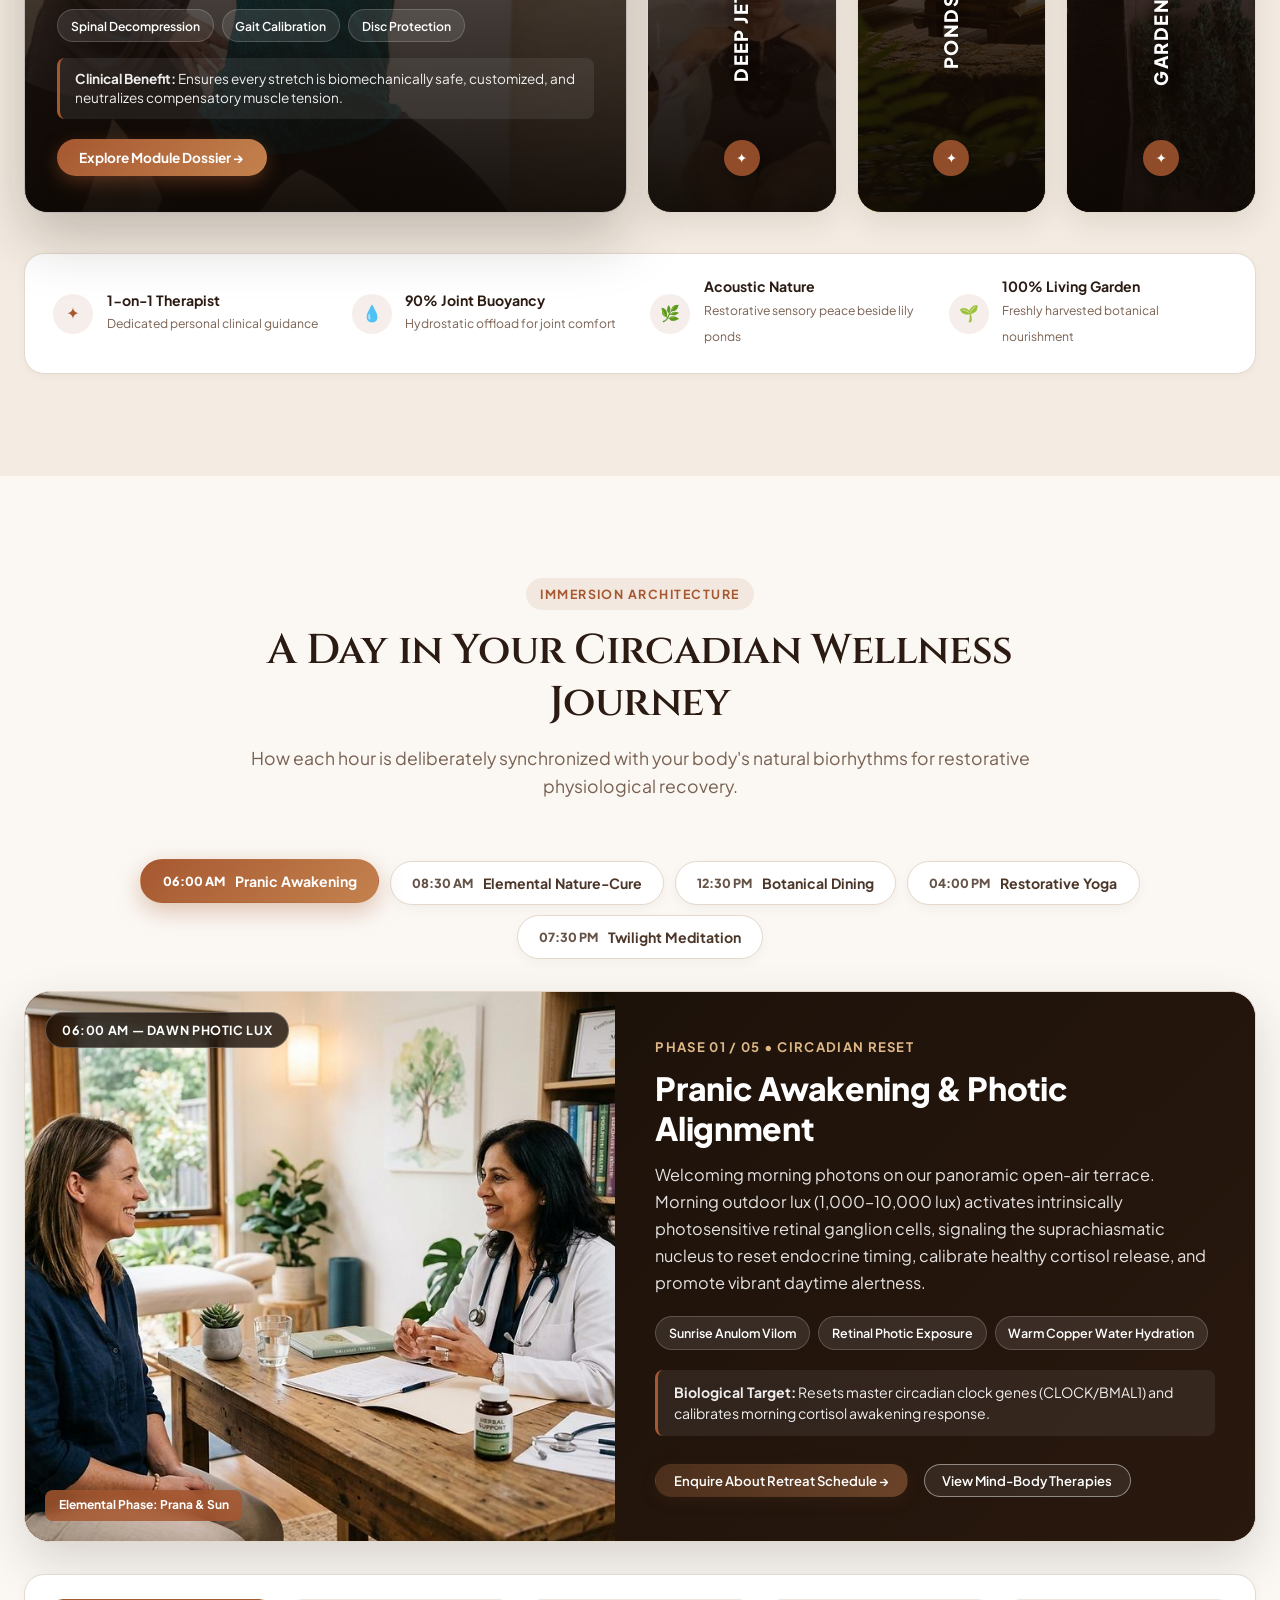
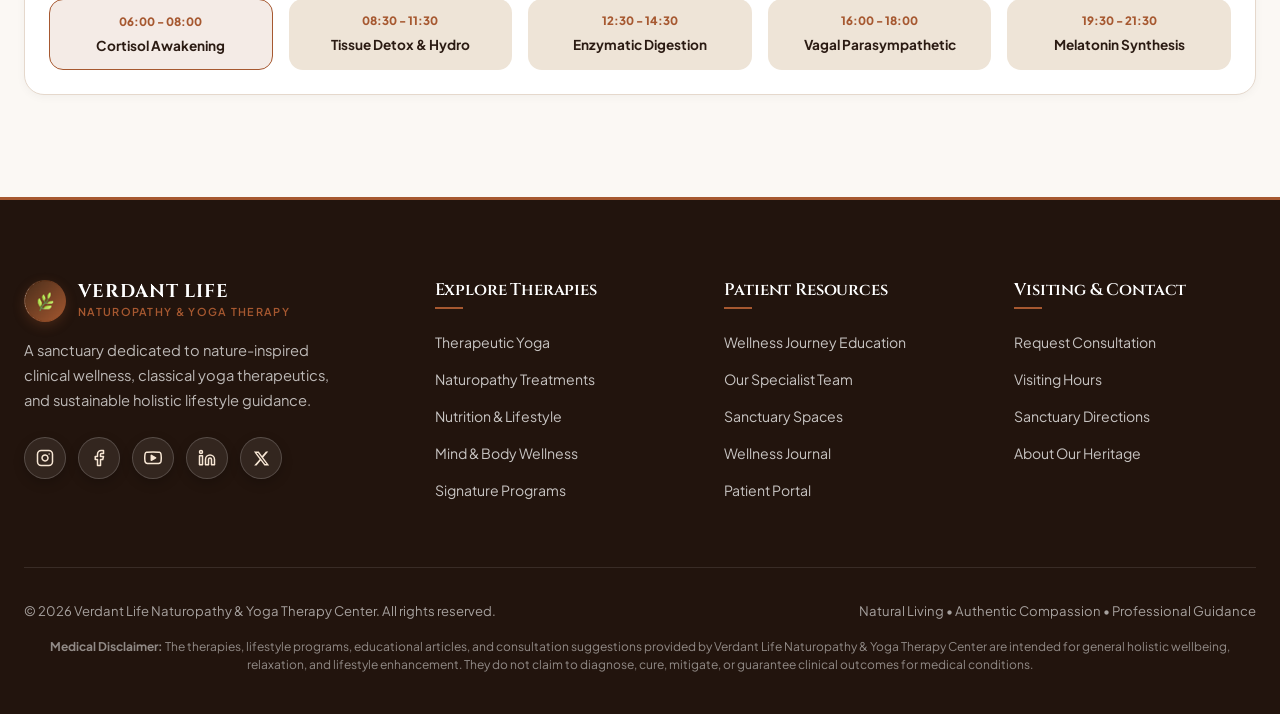
<file: programs.html>
<!DOCTYPE html>
<html lang="en">
<head>
  <meta charset="UTF-8">
  <meta name="viewport" content="width=device-width, initial-scale=1.0">
  <title>Signature Wellness Experiences | Verdant Life</title>
  <meta name="description" content="Explore our curated collection of 6 signature wellness programs blending movement therapy, naturopathic immersions, and physician consultation.">
  <link rel="preconnect" href="https://fonts.googleapis.com">
  <link rel="preconnect" href="https://fonts.gstatic.com" crossorigin>
  <link href="https://fonts.googleapis.com/css2?family=Cinzel:wght@500;600;700&family=Plus+Jakarta+Sans:ital,wght@0,400;0,500;0,600;0,700;1,400&display=swap" rel="stylesheet">
  <link rel="stylesheet" href="css/style.css">
  <link rel="icon" type="image/png" href="images/favicon.png">
  <script>
    (function() {
      if (localStorage.getItem('verdant-theme') === 'dark') {
        document.documentElement.setAttribute('data-theme', 'dark');
      }
      if (localStorage.getItem('verdant-direction') === 'rtl') {
        document.documentElement.setAttribute('dir', 'rtl');
      }
    })();
  </script>
</head>
<body>

  <!-- Navigation Header -->
    <!-- Navigation Header -->
    <!-- Navigation Header with Home Dropdown -->
  <header class="header">
    <div class="container header-inner">
      <a href="index.html" class="brand">
        <div class="brand-symbol"><img src="images/logo.png" alt="Verdant Life Logo"></div>
        <div class="brand-text">
          <span class="brand-name">VERDANT LIFE</span>
          <span class="brand-tagline">Naturopathy & Yoga Therapy</span>
        </div>
      </a>

      <nav>
        <ul class="nav-menu">
          <li class="nav-item dropdown">
            <a href="index.html" class="nav-link dropdown-toggle" aria-expanded="false">
              Home
              <svg class="dropdown-arrow" width="11" height="11" viewBox="0 0 24 24">
                <polyline points="6 9 12 15 18 9"></polyline>
              </svg>
            </a>
            <ul class="dropdown-menu">
              <li><a href="index.html" class="dropdown-link">Home 1 (Sanctuary Home)</a></li>
              <li><a href="home-2.html" class="dropdown-link">Home 2 (Clinical & Retreat)</a></li>
            </ul>
          </li>
          <li><a href="about.html" class="nav-link">About</a></li>
          <li><a href="services.html" class="nav-link">Services</a></li>
          <li><a href="education.html" class="nav-link">Wellness Journey</a></li>
          <li><a href="programs.html" class="nav-link active">Signature Programs</a></li>
          <li><a href="facilities.html" class="nav-link">Sanctuary Spaces</a></li>
          <li><a href="doctors.html" class="nav-link">Specialists</a></li>
          <li><a href="journal.html" class="nav-link">Journal</a></li>
          <li><a href="contact.html" class="nav-link">Contact</a></li>
          <li><a href="dashboard.html" class="nav-link">Dashboard</a></li>
          <!-- Mobile / Tablet Menu Actions (Below Dashboard Navlink) -->
          <li class="mobile-menu-actions">
            <div class="mobile-theme-rtl-row">
              <button class="icon-btn theme-toggle-btn" aria-label="Toggle theme" title="Toggle theme">
                <svg class="theme-icon-sun" width="18" height="18" viewBox="0 0 24 24" fill="none" stroke="currentColor" stroke-width="2" stroke-linecap="round" stroke-linejoin="round">
                  <circle cx="12" cy="12" r="5"></circle>
                  <line x1="12" y1="1" x2="12" y2="3"></line>
                  <line x1="12" y1="21" x2="12" y2="23"></line>
                  <line x1="4.22" y1="4.22" x2="5.64" y2="5.64"></line>
                  <line x1="18.36" y1="18.36" x2="19.78" y2="19.78"></line>
                  <line x1="1" y1="12" x2="3" y2="12"></line>
                  <line x1="21" y1="12" x2="23" y2="12"></line>
                  <line x1="4.22" y1="19.78" x2="5.64" y2="18.36"></line>
                  <line x1="18.36" y1="5.64" x2="19.78" y2="4.22"></line>
                </svg>
                <svg class="theme-icon-moon" style="display:none;" width="18" height="18" viewBox="0 0 24 24" fill="none" stroke="currentColor" stroke-width="2" stroke-linecap="round" stroke-linejoin="round">
                  <path d="M21 12.79A9 9 0 1 1 11.21 3 7 7 0 0 0 21 12.79z"></path>
                </svg>
              </button>
              <button class="icon-btn rtl-toggle-btn" aria-label="Toggle text direction" title="Toggle RTL / LTR">
                <svg width="18" height="18" viewBox="0 0 24 24" fill="none" stroke="currentColor" stroke-width="2" stroke-linecap="round" stroke-linejoin="round">
                  <path d="M8 7h12m0 0l-4-4m4 4l-4 4m0 6H4m0 0l4 4m-4-4l4-4"></path>
                </svg>
              </button>
            </div>
            <a href="login.html" class="btn btn-primary mobile-login-cta">Login</a>
          </li>
        </ul>
      </nav>

      <div class="header-actions">
        <button class="icon-btn theme-toggle-btn desktop-only-action" aria-label="Toggle theme" title="Toggle theme">
          <svg class="theme-icon-sun" width="18" height="18" viewBox="0 0 24 24" fill="none" stroke="currentColor" stroke-width="2" stroke-linecap="round" stroke-linejoin="round">
            <circle cx="12" cy="12" r="5"></circle>
            <line x1="12" y1="1" x2="12" y2="3"></line>
            <line x1="12" y1="21" x2="12" y2="23"></line>
            <line x1="4.22" y1="4.22" x2="5.64" y2="5.64"></line>
            <line x1="18.36" y1="18.36" x2="19.78" y2="19.78"></line>
            <line x1="1" y1="12" x2="3" y2="12"></line>
            <line x1="21" y1="12" x2="23" y2="12"></line>
            <line x1="4.22" y1="19.78" x2="5.64" y2="18.36"></line>
            <line x1="18.36" y1="5.64" x2="19.78" y2="4.22"></line>
          </svg>
          <svg class="theme-icon-moon" style="display:none;" width="18" height="18" viewBox="0 0 24 24" fill="none" stroke="currentColor" stroke-width="2" stroke-linecap="round" stroke-linejoin="round">
            <path d="M21 12.79A9 9 0 1 1 11.21 3 7 7 0 0 0 21 12.79z"></path>
          </svg>
        </button>
        <button class="icon-btn rtl-toggle-btn desktop-only-action" aria-label="Toggle text direction" title="Toggle RTL / LTR">
          <svg width="18" height="18" viewBox="0 0 24 24" fill="none" stroke="currentColor" stroke-width="2" stroke-linecap="round" stroke-linejoin="round">
            <path d="M8 7h12m0 0l-4-4m4 4l-4 4m0 6H4m0 0l4 4m-4-4l4-4"></path>
          </svg>
        </button>
        <a href="login.html" class="btn btn-primary btn-sm desktop-only-action">Login</a>
        <button class="mobile-toggle" aria-label="Toggle navigation">☰</button>
      </div>
    </div>
  </header>

  <!-- Hero Banner -->
  <section class="page-hero" style="background-image: url('images/image-30.png');">
    <div class="container">
      <div class="page-hero-content">
        <span class="section-tag">Curated Retreats & Journeys</span>
        <h1 class="page-hero-title">Explore Our Signature<br class="hero-line-break">Wellness Experiences</h1>
        <p class="page-hero-desc">
          Our multi-modality programs provide structured pathways for individuals seeking<br class="hero-line-break">
          to pause, re-calibrate, and cultivate durable health habits. Led by experienced<br class="hero-line-break">
          naturopathic physicians and certified yoga therapists, each program harmonizes<br class="hero-line-break">
          movement, natural therapies, and lifestyle education.
        </p>
      </div>
    </div>
  </section>

  <!-- Section 6: Exactly 6 Signature Program Presentations -->
  <section class="section-padding bg-cream">
    <div class="container">
      <div class="section-header text-center">
        <span class="section-tag">Core Program Roster</span>
        <h2 class="section-title">Six Distinct Paths to Wholeness</h2>
        <p class="section-subtitle">
          Choose a program calibrated to your personal intentions. Every program is customized during intake to match your physical readiness and health history.
        </p>
      </div>

      <div class="grid-6">
        <!-- 01 Mindful Movement Experience -->
        <div class="card">
          <div class="card-media">
            <img src="images/image-117.png" alt="Morning outdoor yoga Gate Pose on sunny lawn">
            <span class="card-media-badge">Program 01</span>
          </div>
          <div class="card-body">
            <span class="card-meta">Movement Therapy</span>
            <h3 class="card-title">01 — Mindful Movement Experience</h3>
            <p class="card-text">
              A guided yoga-focused experience featuring gentle movement, breathing awareness, and mindful practice to liberate physical stiffness and cultivate joint lightness.
            </p>
            <div style="margin-bottom: 1rem; font-size: 0.85rem; color: var(--text-body);">
              <strong>Experience Highlights:</strong>
              <ul style="padding-left: 1.2rem; margin-top: 0.25rem; color: var(--text-muted);">
                <li>Postural biomechanics & gentle spinal sequencing</li>
                <li>Pranayama breath harmonization</li>
                <li>Props-assisted joint decompression</li>
              </ul>
            </div>
            <div style="margin-bottom: 1rem; font-size: 0.85rem; color: var(--text-body);">
              <strong>Included Activities:</strong>
              <p style="color: var(--text-muted); margin: 0;">2 Therapeutic Yoga Sessions, 1 Breathwork Circle, Guided Garden Walk.</p>
            </div>
            <div style="font-size: 0.82rem; font-weight: 600; color: var(--primary-walnut); margin-bottom: 1.25rem;">
              Duration: Full Day (6 Hours) or 3-Day Immersion
            </div>
            <div class="card-footer">
              <button class="btn btn-secondary btn-sm" onclick="viewProgramDetails('Mindful Movement Experience', 'Full Day or 3-Day Immersion', 'images/image-117.png', 'A guided yoga-focused experience featuring gentle movement, breathing awareness and mindful practice.')">View Details</button>
              <a href="contact.html?program=Mindful%20Movement%20Experience" class="btn btn-primary btn-sm">Enquire Now</a>
            </div>
          </div>
        </div>

        <!-- 02 Natural Wellness Experience -->
        <div class="card">
          <div class="card-media">
            <img src="images/image-4.png" alt="Shirodhara warm medicated herbal oil therapy on wooden table">
            <span class="card-media-badge">Program 02</span>
          </div>
          <div class="card-body">
            <span class="card-meta">Nature Cure Immersion</span>
            <h3 class="card-title">02 — Natural Wellness Experience</h3>
            <p class="card-text">
              An experiential introduction to classical naturopathy practices and nature-inspired wellness approaches designed to support circulatory vitality.
            </p>
            <div style="margin-bottom: 1rem; font-size: 0.85rem; color: var(--text-body);">
              <strong>Experience Highlights:</strong>
              <ul style="padding-left: 1.2rem; margin-top: 0.25rem; color: var(--text-muted);">
                <li>Traditional elemental hydrotherapy bath</li>
                <li>Therapeutic mineral mud pack application</li>
                <li>Shirodhara warm botanical oil relaxation</li>
              </ul>
            </div>
            <div style="margin-bottom: 1rem; font-size: 0.85rem; color: var(--text-body);">
              <strong>Included Activities:</strong>
              <p style="color: var(--text-muted); margin: 0;">Physician Intake, Hydro Jet Session, Pelotherapy Wrap, Herbal Tea Service.</p>
            </div>
            <div style="font-size: 0.82rem; font-weight: 600; color: var(--primary-walnut); margin-bottom: 1.25rem;">
              Duration: Single Intensive Day (7 Hours)
            </div>
            <div class="card-footer">
              <button class="btn btn-secondary btn-sm" onclick="viewProgramDetails('Natural Wellness Experience', 'Single Intensive Day (7 Hours)', 'images/image-4.png', 'An introduction to naturopathy practices and nature-inspired wellness approaches.')">View Details</button>
              <a href="contact.html?program=Natural%20Wellness%20Experience" class="btn btn-primary btn-sm">Enquire Now</a>
            </div>
          </div>
        </div>

        <!-- 03 Relaxation Ritual -->
        <div class="card">
          <div class="card-media">
            <img src="images/image-84.png" alt="Serene holistic massage therapy room with wooden bed and plants">
            <span class="card-media-badge">Program 03</span>
          </div>
          <div class="card-body">
            <span class="card-meta">Nervous System Reset</span>
            <h3 class="card-title">03 — Relaxation Ritual</h3>
            <p class="card-text">
              A peaceful experience featuring guided relaxation, sound immersion, and mindfulness practices dedicated to soothing mental fatigue.
            </p>
            <div style="margin-bottom: 1rem; font-size: 0.85rem; color: var(--text-body);">
              <strong>Experience Highlights:</strong>
              <ul style="padding-left: 1.2rem; margin-top: 0.25rem; color: var(--text-muted);">
                <li>Propped restorative postures with eye pillows</li>
                <li>Tibetan & crystal singing bowl sound bath</li>
                <li>Gentle Abhyanga warm botanical massage</li>
              </ul>
            </div>
            <div style="margin-bottom: 1rem; font-size: 0.85rem; color: var(--text-body);">
              <strong>Included Activities:</strong>
              <p style="color: var(--text-muted); margin: 0;">Restorative Yoga Class, Sound Immersion, 60-min Oil Body Therapy, Herbal Elixir.</p>
            </div>
            <div style="font-size: 0.82rem; font-weight: 600; color: var(--primary-walnut); margin-bottom: 1.25rem;">
              Duration: Half-Day Retreat (4.5 Hours)
            </div>
            <div class="card-footer">
              <button class="btn btn-secondary btn-sm" onclick="viewProgramDetails('Relaxation Ritual', 'Half-Day Retreat (4.5 Hours)', 'images/image-84.png', 'A peaceful experience featuring guided relaxation and mindfulness practices.')">View Details</button>
              <a href="contact.html?program=Relaxation%20Ritual" class="btn btn-primary btn-sm">Enquire Now</a>
            </div>
          </div>
        </div>

        <!-- 04 Healthy Living Experience -->
        <div class="card">
          <div class="card-media">
            <img src="images/image-95.png" alt="Banana leaf vegetarian wellness meal with terracotta chaas pot">
            <span class="card-media-badge">Program 04</span>
          </div>
          <div class="card-body">
            <span class="card-meta">Lifestyle Architecture</span>
            <h3 class="card-title">04 — Healthy Living Experience</h3>
            <p class="card-text">
              A lifestyle-focused program exploring balanced routines, everyday wellness habits, and practical home strategies for sustainable wellbeing.
            </p>
            <div style="margin-bottom: 1rem; font-size: 0.85rem; color: var(--text-body);">
              <strong>Experience Highlights:</strong>
              <ul style="padding-left: 1.2rem; margin-top: 0.25rem; color: var(--text-muted);">
                <li>Circadian rhythm & sleep hygiene assessment</li>
                <li>Sattvic culinary dining experience</li>
                <li>Stress buffering & daily ritual design workshop</li>
              </ul>
            </div>
            <div style="margin-bottom: 1rem; font-size: 0.85rem; color: var(--text-body);">
              <strong>Included Activities:</strong>
              <p style="color: var(--text-muted); margin: 0;">2 Lifestyle Workshops, Sattvic Lunch, Reflexology Walk, Personal Home Routine Plan.</p>
            </div>
            <div style="font-size: 0.82rem; font-weight: 600; color: var(--primary-walnut); margin-bottom: 1.25rem;">
              Duration: 2-Day Practical Intensive
            </div>
            <div class="card-footer">
              <button class="btn btn-secondary btn-sm" onclick="viewProgramDetails('Healthy Living Experience', '2-Day Practical Intensive', 'images/image-95.png', 'A lifestyle-focused program exploring balanced routines and everyday wellness habits.')">View Details</button>
              <a href="contact.html?program=Healthy%20Living%20Experience" class="btn btn-primary btn-sm">Enquire Now</a>
            </div>
          </div>
        </div>

        <!-- 05 Nutrition Awareness Experience -->
        <div class="card">
          <div class="card-media">
            <img src="images/image-65.png" alt="Immunity remedy ingredients with ginger, honey, lemon, cinnamon, tincture">
            <span class="card-media-badge">Program 05</span>
          </div>
          <div class="card-body">
            <span class="card-meta">Digestive Health</span>
            <h3 class="card-title">05 — Nutrition Awareness</h3>
            <p class="card-text">
              An educational experience focused on healthy eating habits, whole-food plant nutrition, and constructive dialogue on food synergy.
            </p>
            <div style="margin-bottom: 1rem; font-size: 0.85rem; color: var(--text-body);">
              <strong>Experience Highlights:</strong>
              <ul style="padding-left: 1.2rem; margin-top: 0.25rem; color: var(--text-muted);">
                <li>Rainbow plant nutrition & antioxidant guidance</li>
                <li>Live herbal infusion brewing demonstration</li>
                <li>Mindful eating practice and digestion education</li>
              </ul>
            </div>
            <div style="margin-bottom: 1rem; font-size: 0.85rem; color: var(--text-body);">
              <strong>Included Activities:</strong>
              <p style="color: var(--text-muted); margin: 0;">Nutritionist Intake, Botanical Tea Tasting, Garden Herb Tour, 3-Week Meal Framework.</p>
            </div>
            <div style="font-size: 0.82rem; font-weight: 600; color: var(--primary-walnut); margin-bottom: 1.25rem;">
              Duration: 1-Day Workshop + Online Review
            </div>
            <div class="card-footer">
              <button class="btn btn-secondary btn-sm" onclick="viewProgramDetails('Nutrition Awareness Experience', '1-Day Workshop + Online Review', 'images/image-65.png', 'An educational experience focused on healthy eating habits and nutrition discussions.')">View Details</button>
              <a href="contact.html?program=Nutrition%20Awareness%20Experience" class="btn btn-primary btn-sm">Enquire Now</a>
            </div>
          </div>
        </div>

        <!-- 06 Personalized Wellness Journey -->
        <div class="card">
          <div class="card-media">
            <img src="images/image-73.png" alt="Doctor in white coat consulting patient seated in Sukhasana on mat">
            <span class="card-media-badge">Program 06</span>
          </div>
          <div class="card-body">
            <span class="card-meta">Physician Guided</span>
            <h3 class="card-title">06 — Personalized Journey</h3>
            <p class="card-text">
              A comprehensive consultation-led experience exploring relevant wellness interests, personal mobility levels, and suitable activities.
            </p>
            <div style="margin-bottom: 1rem; font-size: 0.85rem; color: var(--text-body);">
              <strong>Experience Highlights:</strong>
              <ul style="padding-left: 1.2rem; margin-top: 0.25rem; color: var(--text-muted);">
                <li>Multi-disciplinary physician evaluation</li>
                <li>Customized mix of hydrotherapy, yoga, and diet</li>
                <li>Dedicated clinical care coordinator</li>
              </ul>
            </div>
            <div style="margin-bottom: 1rem; font-size: 0.85rem; color: var(--text-body);">
              <strong>Included Activities:</strong>
              <p style="color: var(--text-muted); margin: 0;">Comprehensive Intake, 4 Curated Therapies, Mid-Program Review, Digital Dashboard Integration.</p>
            </div>
            <div style="font-size: 0.82rem; font-weight: 600; color: var(--primary-walnut); margin-bottom: 1.25rem;">
              Duration: 5-Day or 7-Day Bespoke Pathway
            </div>
            <div class="card-footer">
              <button class="btn btn-secondary btn-sm" onclick="viewProgramDetails('Personalized Wellness Journey', '5-Day or 7-Day Bespoke Pathway', 'images/image-73.png', 'A consultation-led experience exploring relevant wellness interests and suitable activities.')">View Details</button>
              <a href="contact.html?program=Personalized%20Wellness%20Journey" class="btn btn-primary btn-sm">Enquire Now</a>
            </div>
          </div>
        </div>
      </div>
    </div>
  </section>

  <!-- Program Immersion Highlights (4 Even-Numbered Cards) -->
    <!-- Experiential Modules: What Happens Inside Our Immersions (Cinematic Expanding Accordion) -->
  <section class="section-padding bg-almond immersion-modules-section" id="experiential-modules">
    <div class="container">
      <div class="section-header text-center">
        <span class="section-tag">Experiential Modules</span>
        <h2 class="section-title">What Happens Inside Our Immersions</h2>
        <p class="section-subtitle">
          Every signature retreat blends four clinical pillars: private biomechanical alignment, hydrothermal recovery, open-air nature immersion, and living garden nutrition.
        </p>
      </div>

      <!-- Quick Selector Tab Dock -->
      <div class="immersion-tabs-dock" role="tablist" aria-label="Experiential Module Tabs">
        <button class="immersion-tab-btn active" onclick="setImmersionPanel(0)" role="tab" aria-selected="true">
          <span class="tab-num">01</span>
          <span>Alignment & Posture</span>
        </button>
        <button class="immersion-tab-btn" onclick="setImmersionPanel(1)" role="tab" aria-selected="false">
          <span class="tab-num">02</span>
          <span>Deep Jet Hydro-Tone</span>
        </button>
        <button class="immersion-tab-btn" onclick="setImmersionPanel(2)" role="tab" aria-selected="false">
          <span class="tab-num">03</span>
          <span>Pondside Pavilion</span>
        </button>
        <button class="immersion-tab-btn" onclick="setImmersionPanel(3)" role="tab" aria-selected="false">
          <span class="tab-num">04</span>
          <span>Garden Nourishment</span>
        </button>
      </div>

      <!-- 4-Panel Expanding Accordion Stage -->
      <div class="immersion-accordion-stage" id="immersionStage">
        <!-- Panel 01: Alignment -->
        <div class="immersion-panel active" data-index="0" onclick="setImmersionPanel(0)">
          <div class="immersion-panel-media">
            <img src="images/image-108.png" alt="One-on-one yoga therapy Warrior II alignment session">
          </div>
          <div class="immersion-panel-overlay">
            <!-- Collapsed State Header -->
            <div class="immersion-collapsed-bar">
              <span class="collapsed-num">01</span>
              <span class="collapsed-title-vertical">Alignment & Posture</span>
              <span class="collapsed-icon">✦</span>
            </div>

            <!-- Expanded State Details -->
            <div class="immersion-expanded-content">
              <div class="immersion-expanded-top">
                <span class="immersion-tag-badge">Alignment & Biomechanics</span>
                <span class="immersion-seq">Module 01 / 04</span>
              </div>
              <div class="immersion-expanded-bottom">
                <h3 class="immersion-title">1-on-1 Posture Refinement</h3>
                <div class="immersion-subtitle">Individual Spinal Decompression & Joint Geometry</div>
                <p class="immersion-desc">
                  Specialized therapists gently assess and correct joint alignment and spinal posture. Through customized therapeutic yoga adjustments, every stretch is tailored to protect vulnerable spinal discs and restore natural vertical balance.
                </p>
                <div class="immersion-tags">
                  <span class="immersion-pill">Spinal Decompression</span>
                  <span class="immersion-pill">Gait Calibration</span>
                  <span class="immersion-pill">Disc Protection</span>
                </div>
                <div class="immersion-benefit-box">
                  <strong>Clinical Benefit:</strong> Ensures every stretch is biomechanically safe, customized, and neutralizes compensatory muscle tension.
                </div>
                <div class="immersion-actions">
                  <button class="immersion-btn-primary" onclick="event.stopPropagation(); openModuleModal(0)">Explore Module Dossier →</button>
                </div>
              </div>
            </div>
          </div>
        </div>

        <!-- Panel 02: Circulation -->
        <div class="immersion-panel" data-index="1" onclick="setImmersionPanel(1)">
          <div class="immersion-panel-media">
            <img src="images/image-59.png" alt="Hydrotherapy bathtub with underwater jet massage">
          </div>
          <div class="immersion-panel-overlay">
            <!-- Collapsed State Header -->
            <div class="immersion-collapsed-bar">
              <span class="collapsed-num">02</span>
              <span class="collapsed-title-vertical">Deep Jet Hydro-Tone</span>
              <span class="collapsed-icon">✦</span>
            </div>

            <!-- Expanded State Details -->
            <div class="immersion-expanded-content">
              <div class="immersion-expanded-top">
                <span class="immersion-tag-badge">Hydrothermal Circulation</span>
                <span class="immersion-seq">Module 02 / 04</span>
              </div>
              <div class="immersion-expanded-bottom">
                <h3 class="immersion-title">Deep Jet Hydro-Tone</h3>
                <div class="immersion-subtitle">Microvascular Stimulation & Cellular Oxygenation</div>
                <p class="immersion-desc">
                  Specialized thermal hydrotherapy tubs stimulate microvascular beds through temperature-calibrated aquatic jets. Gentle hydrostatic buoyancy offloads joint pressure, driving venous return and muscular replenishment.
                </p>
                <div class="immersion-tags">
                  <span class="immersion-pill">Contrast Jet Massage</span>
                  <span class="immersion-pill">Venous Assist</span>
                  <span class="immersion-pill">Mineral Thermal Water</span>
                </div>
                <div class="immersion-benefit-box">
                  <strong>Clinical Benefit:</strong> Relieves lactic soreness, calms tight shoulder bands, and accelerates deep cellular tissue recovery.
                </div>
                <div class="immersion-actions">
                  <button class="immersion-btn-primary" onclick="event.stopPropagation(); openModuleModal(1)">Explore Module Dossier →</button>
                </div>
              </div>
            </div>
          </div>
        </div>

        <!-- Panel 03: Nature Healing -->
        <div class="immersion-panel" data-index="2" onclick="setImmersionPanel(2)">
          <div class="immersion-panel-media">
            <img src="images/image-101.png" alt="Outdoor tropical spa therapy setup near natural pond">
          </div>
          <div class="immersion-panel-overlay">
            <!-- Collapsed State Header -->
            <div class="immersion-collapsed-bar">
              <span class="collapsed-num">03</span>
              <span class="collapsed-title-vertical">Pondside Pavilion</span>
              <span class="collapsed-icon">✦</span>
            </div>

            <!-- Expanded State Details -->
            <div class="immersion-expanded-content">
              <div class="immersion-expanded-top">
                <span class="immersion-tag-badge">Nature Healing & Acoustics</span>
                <span class="immersion-seq">Module 03 / 04</span>
              </div>
              <div class="immersion-expanded-bottom">
                <h3 class="immersion-title">Pondside Therapy Pavilion</h3>
                <div class="immersion-subtitle">Outdoor Massage & Biophilic Sensory Immersion</div>
                <p class="immersion-desc">
                  Outdoor massage and steam therapies conducted next to natural lily ponds and living botanical groves. Ambient natural soundscapes of flowing water and gentle breeze harmonize brainwave patterns into calm alpha states.
                </p>
                <div class="immersion-tags">
                  <span class="immersion-pill">Open-Air Treatment</span>
                  <span class="immersion-pill">Ambient Water Acoustics</span>
                  <span class="immersion-pill">Herbal Warm Oils</span>
                </div>
                <div class="immersion-benefit-box">
                  <strong>Clinical Benefit:</strong> Harmonizes mental focus, reduces salivary cortisol, and restores cognitive energy through ambient nature acoustics.
                </div>
                <div class="immersion-actions">
                  <button class="immersion-btn-primary" onclick="event.stopPropagation(); openModuleModal(2)">Explore Module Dossier →</button>
                </div>
              </div>
            </div>
          </div>
        </div>

        <!-- Panel 04: Farm-to-Table -->
        <div class="immersion-panel" data-index="3" onclick="setImmersionPanel(3)">
          <div class="immersion-panel-media">
            <img src="images/image-72.png" alt="Six cardboard punnets of fresh harvested culinary and healing herbs">
          </div>
          <div class="immersion-panel-overlay">
            <!-- Collapsed State Header -->
            <div class="immersion-collapsed-bar">
              <span class="collapsed-num">04</span>
              <span class="collapsed-title-vertical">Garden Nourishment</span>
              <span class="collapsed-icon">✦</span>
            </div>

            <!-- Expanded State Details -->
            <div class="immersion-expanded-content">
              <div class="immersion-expanded-top">
                <span class="immersion-tag-badge">Farm-to-Table Nutrition</span>
                <span class="immersion-seq">Module 04 / 04</span>
              </div>
              <div class="immersion-expanded-bottom">
                <h3 class="immersion-title">Garden Fresh Nourishment</h3>
                <div class="immersion-subtitle">Live Micronutrients & Bioactive Botanical Infusions</div>
                <p class="immersion-desc">
                  Meals and herbal decoctions prepared using freshly harvested botanicals gathered directly from our sanctuary beds. Living enzymes, intact polyphenols, and wholesome fiber nourish your enteric system without synthetic additives.
                </p>
                <div class="immersion-tags">
                  <span class="immersion-pill">Living Enzymes</span>
                  <span class="immersion-pill">Whole Food Sourcing</span>
                  <span class="immersion-pill">Cold-Pressed Decoctions</span>
                </div>
                <div class="immersion-benefit-box">
                  <strong>Clinical Benefit:</strong> Delivers maximum live micronutrient value in every dish, relieving gut strain and invigorating vitality.
                </div>
                <div class="immersion-actions">
                  <button class="immersion-btn-primary" onclick="event.stopPropagation(); openModuleModal(3)">Explore Module Dossier →</button>
                </div>
              </div>
            </div>
          </div>
        </div>
      </div>

      <!-- 4 Guarantees Strip -->
      <div class="immersion-guarantees-strip">
        <div class="immersion-guarantee-item">
          <div class="guarantee-icon">✦</div>
          <div class="guarantee-text">
            <strong>1-on-1 Therapist</strong>
            <span>Dedicated personal clinical guidance</span>
          </div>
        </div>
        <div class="immersion-guarantee-item">
          <div class="guarantee-icon">💧</div>
          <div class="guarantee-text">
            <strong>90% Joint Buoyancy</strong>
            <span>Hydrostatic offload for joint comfort</span>
          </div>
        </div>
        <div class="immersion-guarantee-item">
          <div class="guarantee-icon">🌿</div>
          <div class="guarantee-text">
            <strong>Acoustic Nature</strong>
            <span>Restorative sensory peace beside lily ponds</span>
          </div>
        </div>
        <div class="immersion-guarantee-item">
          <div class="guarantee-icon">🌱</div>
          <div class="guarantee-text">
            <strong>100% Living Garden</strong>
            <span>Freshly harvested botanical nourishment</span>
          </div>
        </div>
      </div>
    </div>
  </section>

  <!-- Circadian Immersion Architecture: A Day in Your Wellness Journey -->
  <section class="section-padding bg-cream circadian-journey-section" id="circadian-journey">
    <div class="container">
      <div class="section-header text-center">
        <span class="section-tag">Immersion Architecture</span>
        <h2 class="section-title">A Day in Your Circadian Wellness Journey</h2>
        <p class="section-subtitle">
          How each hour is deliberately synchronized with your body's natural biorhythms for restorative physiological recovery.
        </p>
      </div>

      <!-- Circadian Phase Dock (Pill Selectors) -->
      <div class="circadian-phase-dock" role="tablist" aria-label="Circadian Phase Navigation">
        <button class="circadian-phase-btn active" onclick="setCircadianPhase(0)" role="tab" aria-selected="true">
          <span class="phase-time">06:00 AM</span>
          <span class="phase-name">Pranic Awakening</span>
        </button>
        <button class="circadian-phase-btn" onclick="setCircadianPhase(1)" role="tab" aria-selected="false">
          <span class="phase-time">08:30 AM</span>
          <span class="phase-name">Elemental Nature-Cure</span>
        </button>
        <button class="circadian-phase-btn" onclick="setCircadianPhase(2)" role="tab" aria-selected="false">
          <span class="phase-time">12:30 PM</span>
          <span class="phase-name">Botanical Dining</span>
        </button>
        <button class="circadian-phase-btn" onclick="setCircadianPhase(3)" role="tab" aria-selected="false">
          <span class="phase-time">04:00 PM</span>
          <span class="phase-name">Restorative Yoga</span>
        </button>
        <button class="circadian-phase-btn" onclick="setCircadianPhase(4)" role="tab" aria-selected="false">
          <span class="phase-time">07:30 PM</span>
          <span class="phase-name">Twilight Meditation</span>
        </button>
      </div>

      <!-- Dynamic Circadian Showcase Card -->
      <div class="circadian-showcase-card" id="circadianShowcase">
        <div class="circadian-media">
          <img id="circadianImg" src="images/image-16.png" alt="Dawn sunrise mountain view yoga deck">
          <span class="circadian-media-badge" id="circadianTimeBadge">06:00 AM — Dawn Photic Lux</span>
          <span class="circadian-media-element" id="circadianElementBadge">Elemental Phase: Prana & Sun</span>
        </div>
        <div class="circadian-content">
          <span class="circadian-meta" id="circadianMeta">Phase 01 / 05 • Circadian Reset</span>
          <h3 class="circadian-title" id="circadianTitle">Pranic Awakening & Photic Alignment</h3>
          <p class="circadian-desc" id="circadianDesc">
            Welcoming morning photons on our panoramic open-air terrace. Morning outdoor lux (1,000–10,000 lux) activates intrinsically photosensitive retinal ganglion cells, signaling the suprachiasmatic nucleus to reset endocrine timing, calibrate healthy cortisol release, and promote vibrant daytime alertness.
          </p>
          <div class="circadian-activities" id="circadianActivities">
            <span class="circadian-act-pill">Sunrise Anulom Vilom</span>
            <span class="circadian-act-pill">Retinal Photic Exposure</span>
            <span class="circadian-act-pill">Warm Copper Water Hydration</span>
          </div>
          <div class="circadian-benefit" id="circadianBenefit">
            <strong>Biological Target:</strong> Resets master circadian clock genes (CLOCK/BMAL1) and calibrates morning cortisol awakening response.
          </div>
          <div class="circadian-actions">
            <a href="contact.html?inquiry=Signature%20Retreat%20Schedule" class="btn btn-primary btn-sm">Enquire About Retreat Schedule →</a>
            <a href="services.html#mind-body" class="btn btn-secondary btn-sm">View Mind-Body Therapies</a>
          </div>
        </div>
      </div>

      <!-- Biorhythm Clock Rhythm Strip -->
      <div class="circadian-biorhythm-strip">
        <div class="biorhythm-step active" id="bioStep0">
          <div class="biorhythm-step-time">06:00 - 08:00</div>
          <div class="biorhythm-step-name">Cortisol Awakening</div>
        </div>
        <div class="biorhythm-step" id="bioStep1">
          <div class="biorhythm-step-time">08:30 - 11:30</div>
          <div class="biorhythm-step-name">Tissue Detox & Hydro</div>
        </div>
        <div class="biorhythm-step" id="bioStep2">
          <div class="biorhythm-step-time">12:30 - 14:30</div>
          <div class="biorhythm-step-name">Enzymatic Digestion</div>
        </div>
        <div class="biorhythm-step" id="bioStep3">
          <div class="biorhythm-step-time">16:00 - 18:00</div>
          <div class="biorhythm-step-name">Vagal Parasympathetic</div>
        </div>
        <div class="biorhythm-step" id="bioStep4">
          <div class="biorhythm-step-time">19:30 - 21:30</div>
          <div class="biorhythm-step-name">Melatonin Synthesis</div>
        </div>
      </div>
    </div>
  </section>

  <!-- Footer -->
  <footer class="footer">
    <div class="container">
      <div class="footer-grid">
        <div class="footer-brand">
          <div class="brand">
            <div class="brand-symbol"><img src="images/logo.png" alt="Verdant Life Logo"></div>
            <div class="brand-text">
              <span class="brand-name">VERDANT LIFE</span>
              <span class="brand-tagline">Naturopathy & Yoga Therapy</span>
            </div>
          </div>
          <p class="footer-description">
            A sanctuary dedicated to nature-inspired clinical wellness, classical yoga therapeutics, and sustainable holistic lifestyle guidance.
          </p>
          <!-- Sanctuary Social Media Channels -->
          <div class="footer-social-links" aria-label="Sanctuary Social Media Channels">
            <a href="https://instagram.com" target="_blank" rel="noopener noreferrer" class="footer-social-btn" aria-label="Verdant Life on Instagram" title="Follow us on Instagram">
              <svg width="18" height="18" viewBox="0 0 24 24" fill="none" stroke="currentColor" stroke-width="2" stroke-linecap="round" stroke-linejoin="round">
                <rect x="2" y="2" width="20" height="20" rx="5" ry="5"></rect>
                <path d="M16 11.37A4 4 0 1 1 12.63 8 4 4 0 0 1 16 11.37z"></path>
                <line x1="17.5" y1="6.5" x2="17.51" y2="6.5"></line>
              </svg>
            </a>
            <a href="https://facebook.com" target="_blank" rel="noopener noreferrer" class="footer-social-btn" aria-label="Verdant Life on Facebook" title="Connect on Facebook">
              <svg width="18" height="18" viewBox="0 0 24 24" fill="none" stroke="currentColor" stroke-width="2" stroke-linecap="round" stroke-linejoin="round">
                <path d="M18 2h-3a5 5 0 0 0-5 5v3H7v4h3v8h4v-8h3l1-4h-4V7a1 1 0 0 1 1-1h3z"></path>
              </svg>
            </a>
            <a href="https://youtube.com" target="_blank" rel="noopener noreferrer" class="footer-social-btn" aria-label="Verdant Life on YouTube" title="Watch on YouTube">
              <svg width="18" height="18" viewBox="0 0 24 24" fill="none" stroke="currentColor" stroke-width="2" stroke-linecap="round" stroke-linejoin="round">
                <path d="M22.54 6.42a2.78 2.78 0 0 0-1.94-2C18.88 4 12 4 12 4s-6.88 0-8.6.46a2.78 2.78 0 0 0-1.94 2A29 29 0 0 0 1 11.75a29 29 0 0 0 .46 5.33A2.78 2.78 0 0 0 3.4 19c1.72.46 8.6.46 8.6.46s6.88 0 8.6-.46a2.78 2.78 0 0 0 1.94-2 29 29 0 0 0 .46-5.25 29 29 0 0 0-.46-5.33z"></path>
                <polygon points="9.75 15.02 15.5 11.75 9.75 8.48 9.75 15.02" fill="currentColor"></polygon>
              </svg>
            </a>
            <a href="https://linkedin.com" target="_blank" rel="noopener noreferrer" class="footer-social-btn" aria-label="Verdant Life on LinkedIn" title="Follow our Clinical Board on LinkedIn">
              <svg width="18" height="18" viewBox="0 0 24 24" fill="none" stroke="currentColor" stroke-width="2" stroke-linecap="round" stroke-linejoin="round">
                <path d="M16 8a6 6 0 0 1 6 6v7h-4v-7a2 2 0 0 0-2-2 2 2 0 0 0-2 2v7h-4v-7a6 6 0 0 1 6-6z"></path>
                <rect x="2" y="9" width="4" height="12"></rect>
                <circle cx="4" cy="4" r="2"></circle>
              </svg>
            </a>
            <a href="https://x.com" target="_blank" rel="noopener noreferrer" class="footer-social-btn" aria-label="Verdant Life on X" title="Follow us on X">
              <svg width="17" height="17" viewBox="0 0 24 24" fill="currentColor">
                <path d="M18.244 2.25h3.308l-7.227 8.26 8.502 11.24H16.17l-5.214-6.817L4.99 21.75H1.68l7.73-8.835L1.254 2.25H8.08l4.713 6.231zm-1.161 17.52h1.833L7.084 4.126H5.117z"/>
              </svg>
            </a>
          </div>
        </div>

        <div class="footer-col">
          <h4>Explore Therapies</h4>
          <ul class="footer-links">
            <li><a href="services.html#yoga">Therapeutic Yoga</a></li>
            <li><a href="services.html#naturopathy">Naturopathy Treatments</a></li>
            <li><a href="services.html#nutrition">Nutrition & Lifestyle</a></li>
            <li><a href="services.html#mind-body">Mind & Body Wellness</a></li>
            <li><a href="programs.html">Signature Programs</a></li>
          </ul>
        </div>

        <div class="footer-col">
          <h4>Patient Resources</h4>
          <ul class="footer-links">
            <li><a href="education.html">Wellness Journey Education</a></li>
            <li><a href="doctors.html">Our Specialist Team</a></li>
            <li><a href="facilities.html">Sanctuary Spaces</a></li>
            <li><a href="journal.html">Wellness Journal</a></li>
            <li><a href="dashboard.html">Patient Portal</a></li>
          </ul>
        </div>

        <div class="footer-col">
          <h4>Visiting & Contact</h4>
          <ul class="footer-links">
            <li><a href="contact.html">Request Consultation</a></li>
            <li><a href="contact.html#hours">Visiting Hours</a></li>
            <li><a href="contact.html#location">Sanctuary Directions</a></li>
            <li><a href="about.html">About Our Heritage</a></li>
          </ul>
        </div>
      </div>

      <div class="footer-bottom">
        <div>© 2026 Verdant Life Naturopathy & Yoga Therapy Center. All rights reserved.</div>
        <div>Natural Living • Authentic Compassion • Professional Guidance</div>
      </div>

      <div class="footer-disclaimer-notice">
        <strong>Medical Disclaimer:</strong> The therapies, lifestyle programs, educational articles, and consultation suggestions provided by Verdant Life Naturopathy & Yoga Therapy Center are intended for general holistic wellbeing, relaxation, and lifestyle enhancement. They do not claim to diagnose, cure, mitigate, or guarantee clinical outcomes for medical conditions.
      </div>
    </div>
  </footer>

  <!-- Universal Modal Container -->
  <div id="modal-overlay" class="modal-overlay">
    <div class="modal-container">
      <div class="modal-header">
        <h3 id="modal-title" style="margin: 0; font-size: 1.3rem;">Modal Header</h3>
        <button class="modal-close" aria-label="Close dialog">✕</button>
      </div>
      <div id="modal-body-content" class="modal-body">
        <!-- Injected via JavaScript -->
      </div>
    </div>
  </div>

  <script src="js/main.js"></script>
  <!-- Drop to Top Button with Hover Effect -->
  <button id="backToTop" class="back-to-top-btn" aria-label="Scroll to top of page" title="Scroll to top">
    <svg width="20" height="20" viewBox="0 0 24 24" fill="none" stroke="currentColor" stroke-width="2.5" stroke-linecap="round" stroke-linejoin="round">
      <line x1="12" y1="19" x2="12" y2="5"></line>
      <polyline points="5 12 12 5 19 12"></polyline>
    </svg>
  </button>
</body>
</html>
</file>
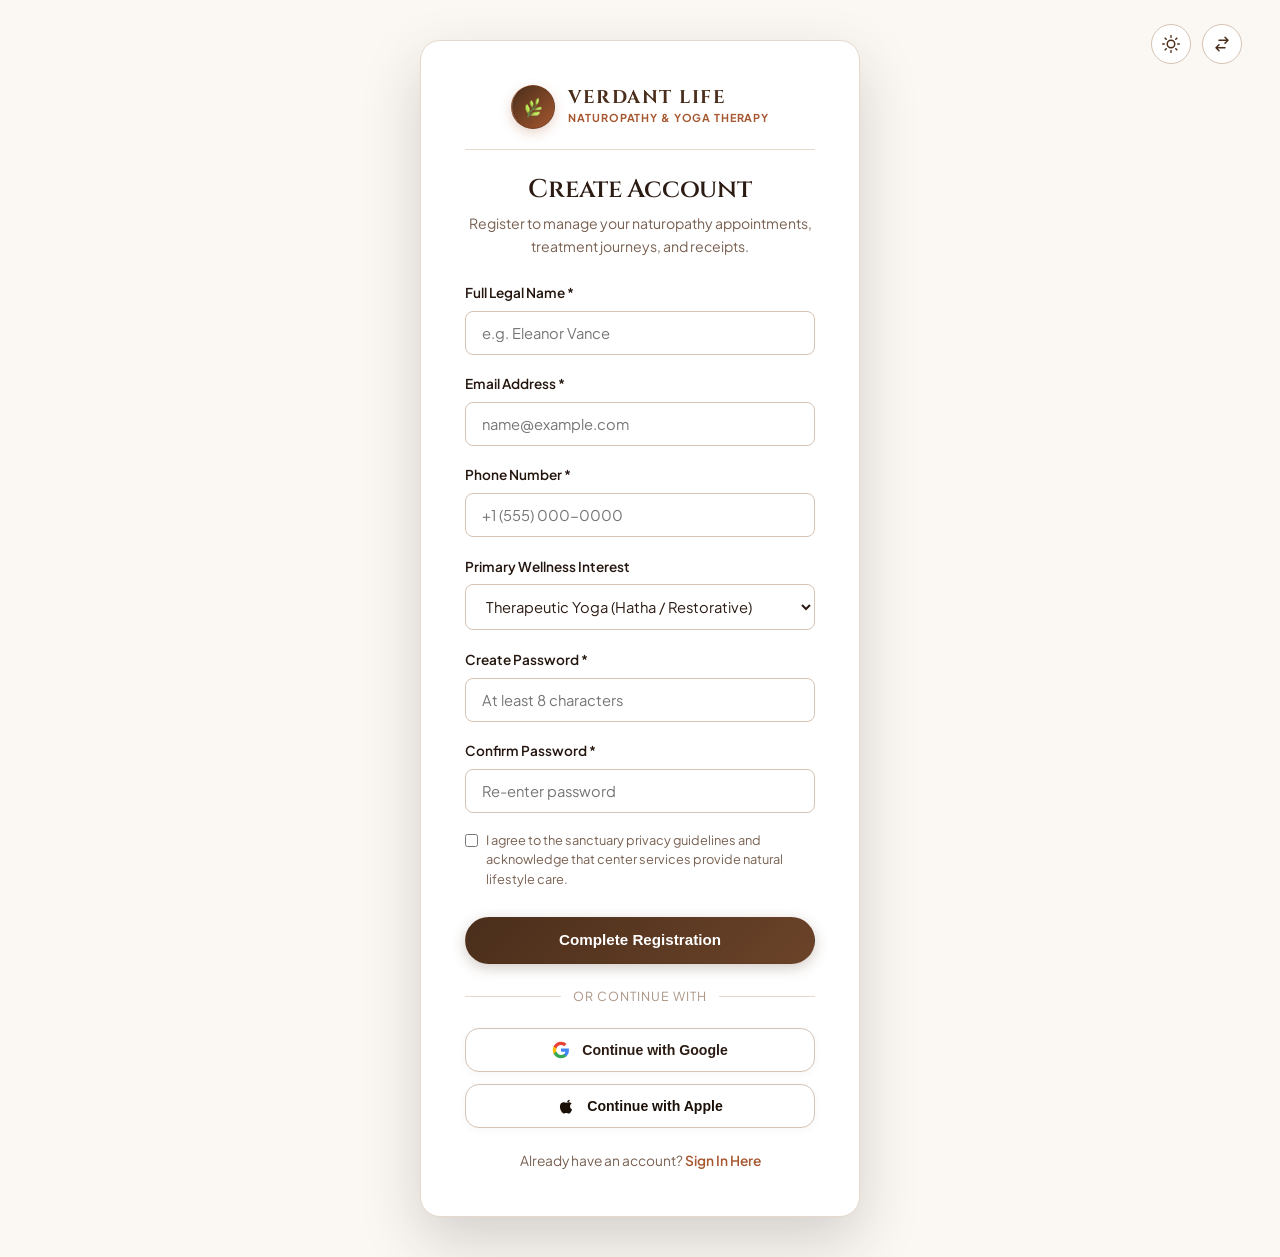
<file: register.html>
<!DOCTYPE html>
<html lang="en">
<head>
  <meta charset="UTF-8">
  <meta name="viewport" content="width=device-width, initial-scale=1.0">
  <title>Patient Registration | Verdant Life</title>
  <meta name="description" content="Register as a new patient at Verdant Life Naturopathy & Yoga Therapy Center to begin your personalized wellness journey.">
  <link rel="preconnect" href="https://fonts.googleapis.com">
  <link rel="preconnect" href="https://fonts.gstatic.com" crossorigin>
  <link href="https://fonts.googleapis.com/css2?family=Cinzel:wght@500;600;700&family=Plus+Jakarta+Sans:ital,wght@0,400;0,500;0,600;0,700;1,400&display=swap" rel="stylesheet">
  <link rel="stylesheet" href="css/style.css">
  <link rel="icon" type="image/png" href="images/favicon.png">
  <script>
    (function() {
      if (localStorage.getItem('verdant-theme') === 'dark') {
        document.documentElement.setAttribute('data-theme', 'dark');
      }
      if (localStorage.getItem('verdant-direction') === 'rtl') {
        document.documentElement.setAttribute('dir', 'rtl');
      }
    })();
  </script>
</head>
<body class="auth-page">

  <!-- Top Header Bar with Utilities -->
  <div class="auth-header-bar">
    <div style="display: flex; align-items: center; gap: 0.65rem;">
      <button class="icon-btn theme-toggle-btn" aria-label="Toggle theme" title="Toggle theme">
        <svg class="theme-icon-sun" width="18" height="18" viewBox="0 0 24 24" fill="none" stroke="currentColor" stroke-width="2" stroke-linecap="round" stroke-linejoin="round">
          <circle cx="12" cy="12" r="5"></circle>
          <line x1="12" y1="1" x2="12" y2="3"></line>
          <line x1="12" y1="21" x2="12" y2="23"></line>
          <line x1="4.22" y1="4.22" x2="5.64" y2="5.64"></line>
          <line x1="18.36" y1="18.36" x2="19.78" y2="19.78"></line>
          <line x1="1" y1="12" x2="3" y2="12"></line>
          <line x1="21" y1="12" x2="23" y2="12"></line>
          <line x1="4.22" y1="19.78" x2="5.64" y2="18.36"></line>
          <line x1="18.36" y1="5.64" x2="19.78" y2="4.22"></line>
        </svg>
        <svg class="theme-icon-moon" style="display:none;" width="18" height="18" viewBox="0 0 24 24" fill="none" stroke="currentColor" stroke-width="2" stroke-linecap="round" stroke-linejoin="round">
          <path d="M21 12.79A9 9 0 1 1 11.21 3 7 7 0 0 0 21 12.79z"></path>
        </svg>
      </button>

      <button class="icon-btn rtl-toggle-btn" aria-label="Toggle text direction" title="Toggle RTL / LTR">
        <svg width="18" height="18" viewBox="0 0 24 24" fill="none" stroke="currentColor" stroke-width="2" stroke-linecap="round" stroke-linejoin="round">
          <path d="M8 7h12m0 0l-4-4m4 4l-4 4m0 6H4m0 0l4 4m-4-4l4-4"></path>
        </svg>
      </button>
    </div>
  </div>

  <!-- Focused Card Content Alone -->
  <div class="auth-card">
    <!-- Website Brand Name Inside Card (Top) -->
    <a href="index.html" class="auth-card-brand" title="Verdant Life Sanctuary">
      <div class="brand-symbol"><img src="images/logo.png" alt="Verdant Life Logo"></div>
      <div class="brand-text">
        <span class="brand-name">VERDANT LIFE</span>
        <span class="brand-tagline">Naturopathy & Yoga Therapy</span>
      </div>
    </a>

    <div class="auth-logo">
      <h1 class="auth-title">Create Account</h1>
      <p class="auth-subtitle">Register to manage your naturopathy appointments, treatment journeys, and receipts.</p>
    </div>

    <form onsubmit="handleRegisterSubmit(event)">
      <div class="form-group">
        <label class="form-label" for="reg-name">Full Legal Name *</label>
        <input type="text" id="reg-name" class="form-control" required placeholder="e.g. Eleanor Vance">
      </div>

      <div class="form-group">
        <label class="form-label" for="reg-email">Email Address *</label>
        <input type="email" id="reg-email" class="form-control" required placeholder="name@example.com">
      </div>

      <div class="form-group">
        <label class="form-label" for="reg-phone">Phone Number *</label>
        <input type="tel" id="reg-phone" class="form-control" required placeholder="+1 (555) 000-0000">
      </div>

      <div class="form-group">
        <label class="form-label" for="reg-interest">Primary Wellness Interest</label>
        <select id="reg-interest" class="form-control">
          <option value="Therapeutic Yoga">Therapeutic Yoga (Hatha / Restorative)</option>
          <option value="Naturopathy Treatments">Naturopathy Treatments (Hydro / Mud)</option>
          <option value="Nutrition Guidance">Personalized Nutrition Guidance</option>
          <option value="Mind & Body Wellness">Mind & Body Relaxation</option>
          <option value="Complete Sanctuary Retreat">Complete Sanctuary Retreat</option>
        </select>
      </div>

      <div class="form-group">
        <label class="form-label" for="reg-pwd">Create Password *</label>
        <input type="password" id="reg-pwd" class="form-control" required placeholder="At least 8 characters">
      </div>

      <div class="form-group">
        <label class="form-label" for="reg-confirm">Confirm Password *</label>
        <input type="password" id="reg-confirm" class="form-control" required placeholder="Re-enter password">
      </div>

      <div style="margin-bottom: 1.25rem; font-size: 0.8rem; color: var(--text-muted); line-height: 1.5;">
        <label style="display: flex; align-items: flex-start; gap: 0.5rem; cursor: pointer;">
          <input type="checkbox" required style="accent-color: var(--accent-terracotta); margin-top: 3px;">
          <span>I agree to the sanctuary privacy guidelines and acknowledge that center services provide natural lifestyle care.</span>
        </label>
      </div>

      <button type="submit" class="btn btn-primary">Complete Registration</button>
    </form>

    <div class="auth-divider"><span>or continue with</span></div>

    <div class="auth-social-buttons">
      <button type="button" class="auth-social-btn auth-google-btn" onclick="showToast('Connecting to Google Identity Services...');">
        <svg class="social-icon" width="18" height="18" viewBox="0 0 24 24">
          <path fill="#4285F4" d="M22.56 12.25c0-.78-.07-1.53-.2-2.25H12v4.26h5.92c-.26 1.37-1.04 2.53-2.21 3.31v2.77h3.57c2.08-1.92 3.28-4.74 3.28-8.09z"/>
          <path fill="#34A853" d="M12 23c2.97 0 5.46-.98 7.28-2.66l-3.57-2.77c-.98.66-2.23 1.06-3.71 1.06-2.86 0-5.29-1.93-6.16-4.53H2.18v2.84C3.99 20.53 7.7 23 12 23z"/>
          <path fill="#FBBC05" d="M5.84 14.09c-.22-.66-.35-1.36-.35-2.09s.13-1.43.35-2.09V7.06H2.18C1.43 8.55 1 10.22 1 12s.43 3.45 1.18 4.94l2.85-2.22.81-.63z"/>
          <path fill="#EA4335" d="M12 5.38c1.62 0 3.06.56 4.21 1.64l3.15-3.15C17.45 2.09 14.97 1 12 1 7.7 1 3.99 3.47 2.18 7.06l3.66 2.84c.87-2.6 3.3-4.52 6.16-4.52z"/>
        </svg>
        <span>Continue with Google</span>
      </button>

      <button type="button" class="auth-social-btn auth-apple-btn" onclick="showToast('Connecting to Apple ID Authentication...');">
        <svg class="social-icon" width="18" height="18" viewBox="0 0 24 24" fill="currentColor">
          <path d="M18.71 19.5c-.83 1.24-1.71 2.45-3.05 2.47-1.34.03-1.77-.79-3.29-.79-1.53 0-2 .77-3.27.82-1.31.05-2.3-1.32-3.14-2.53C4.25 17 2.94 12.45 4.7 9.39c.87-1.52 2.43-2.48 4.12-2.51 1.28-.02 2.5.87 3.29.87.78 0 2.26-1.07 3.81-.91.65.03 2.47.26 3.64 1.98-.09.06-2.17 1.28-2.15 3.81.03 3.02 2.65 4.03 2.68 4.04-.03.07-.42 1.44-1.38 2.83M15.97 6.37c.62-.75 1.04-1.8 0.92-2.85-.9.04-2 .6-2.65 1.35-.56.64-.99 1.71-.85 2.72 1.01.08 2.01-.52 2.58-1.22z"/>
        </svg>
        <span>Continue with Apple</span>
      </button>
    </div>

    <div class="auth-footer-link">
      Already have an account? <a href="login.html">Sign In Here</a>
    </div>


  </div>

  <script src="js/main.js"></script>
  <!-- Drop to Top Button with Hover Effect -->
  <button id="backToTop" class="back-to-top-btn" aria-label="Scroll to top of page" title="Scroll to top">
    <svg width="20" height="20" viewBox="0 0 24 24" fill="none" stroke="currentColor" stroke-width="2.5" stroke-linecap="round" stroke-linejoin="round">
      <line x1="12" y1="19" x2="12" y2="5"></line>
      <polyline points="5 12 12 5 19 12"></polyline>
    </svg>
  </button>
</body>
</html>
</file>
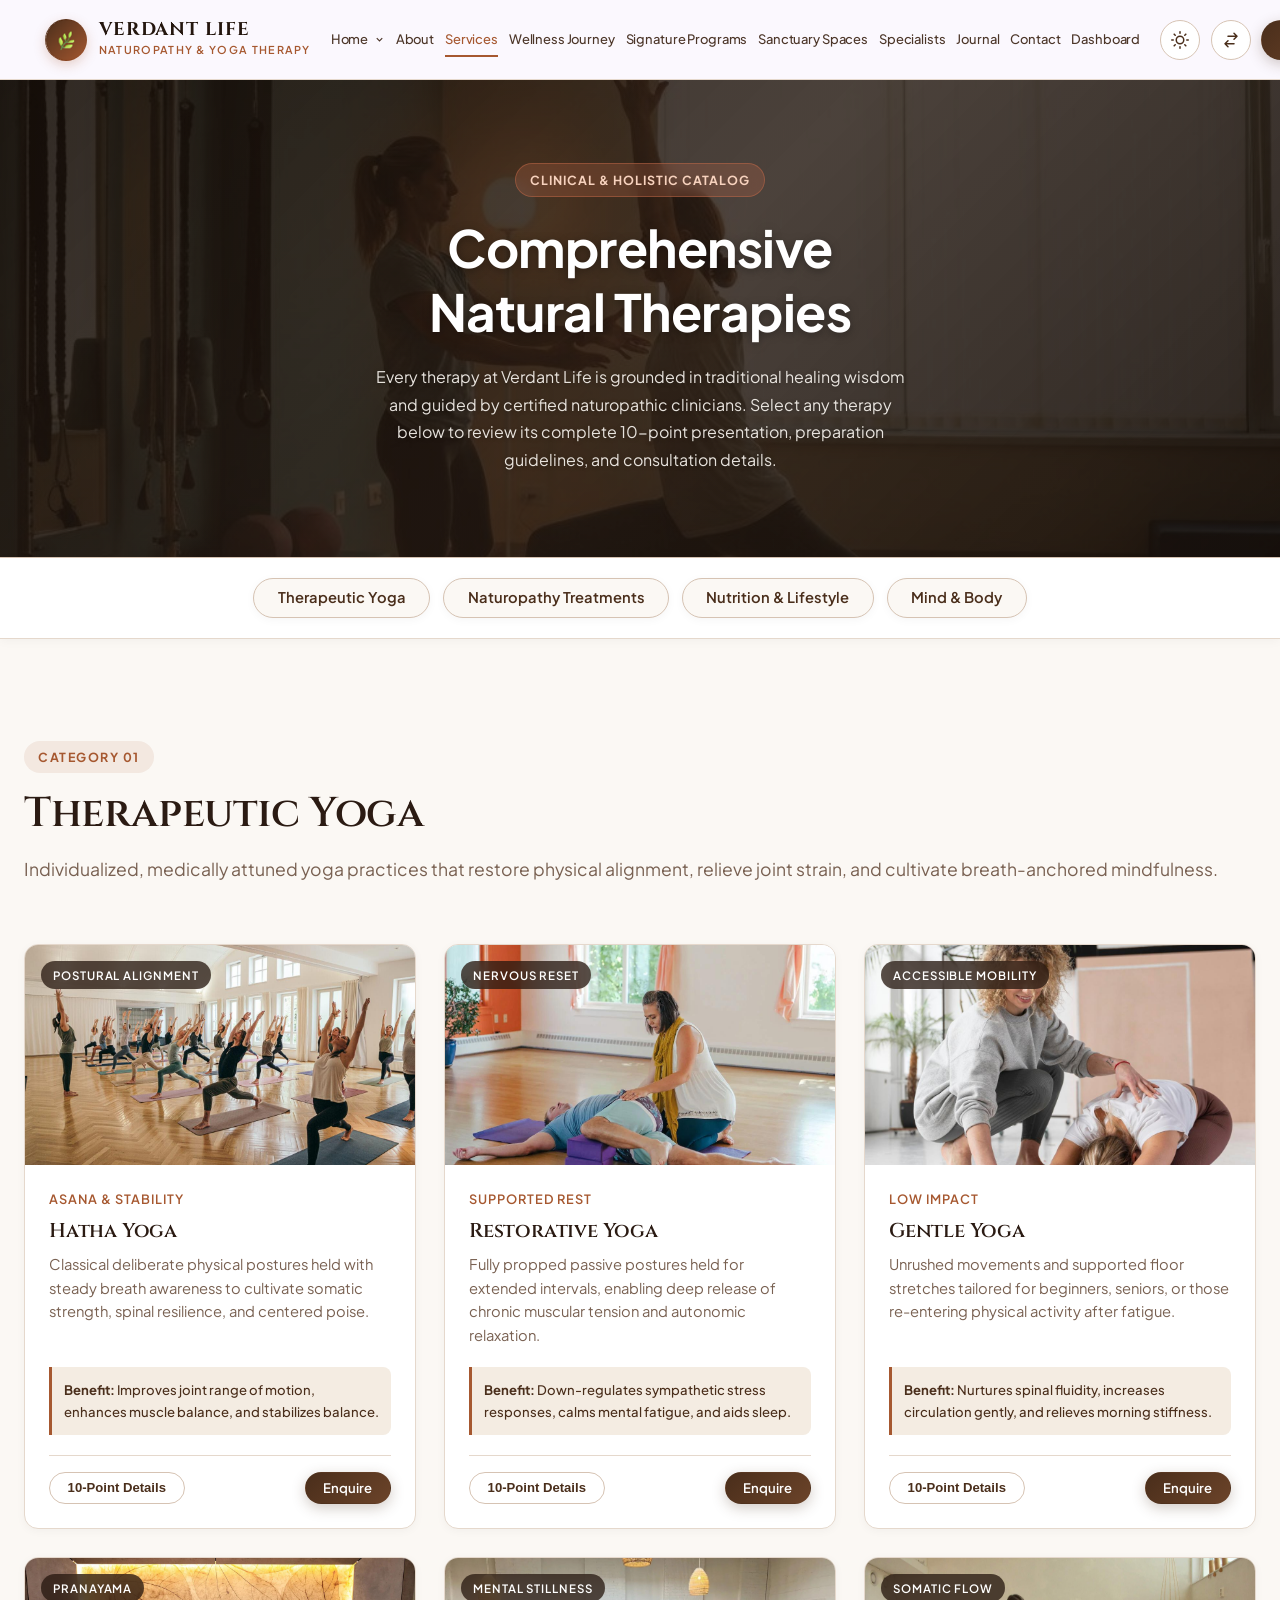
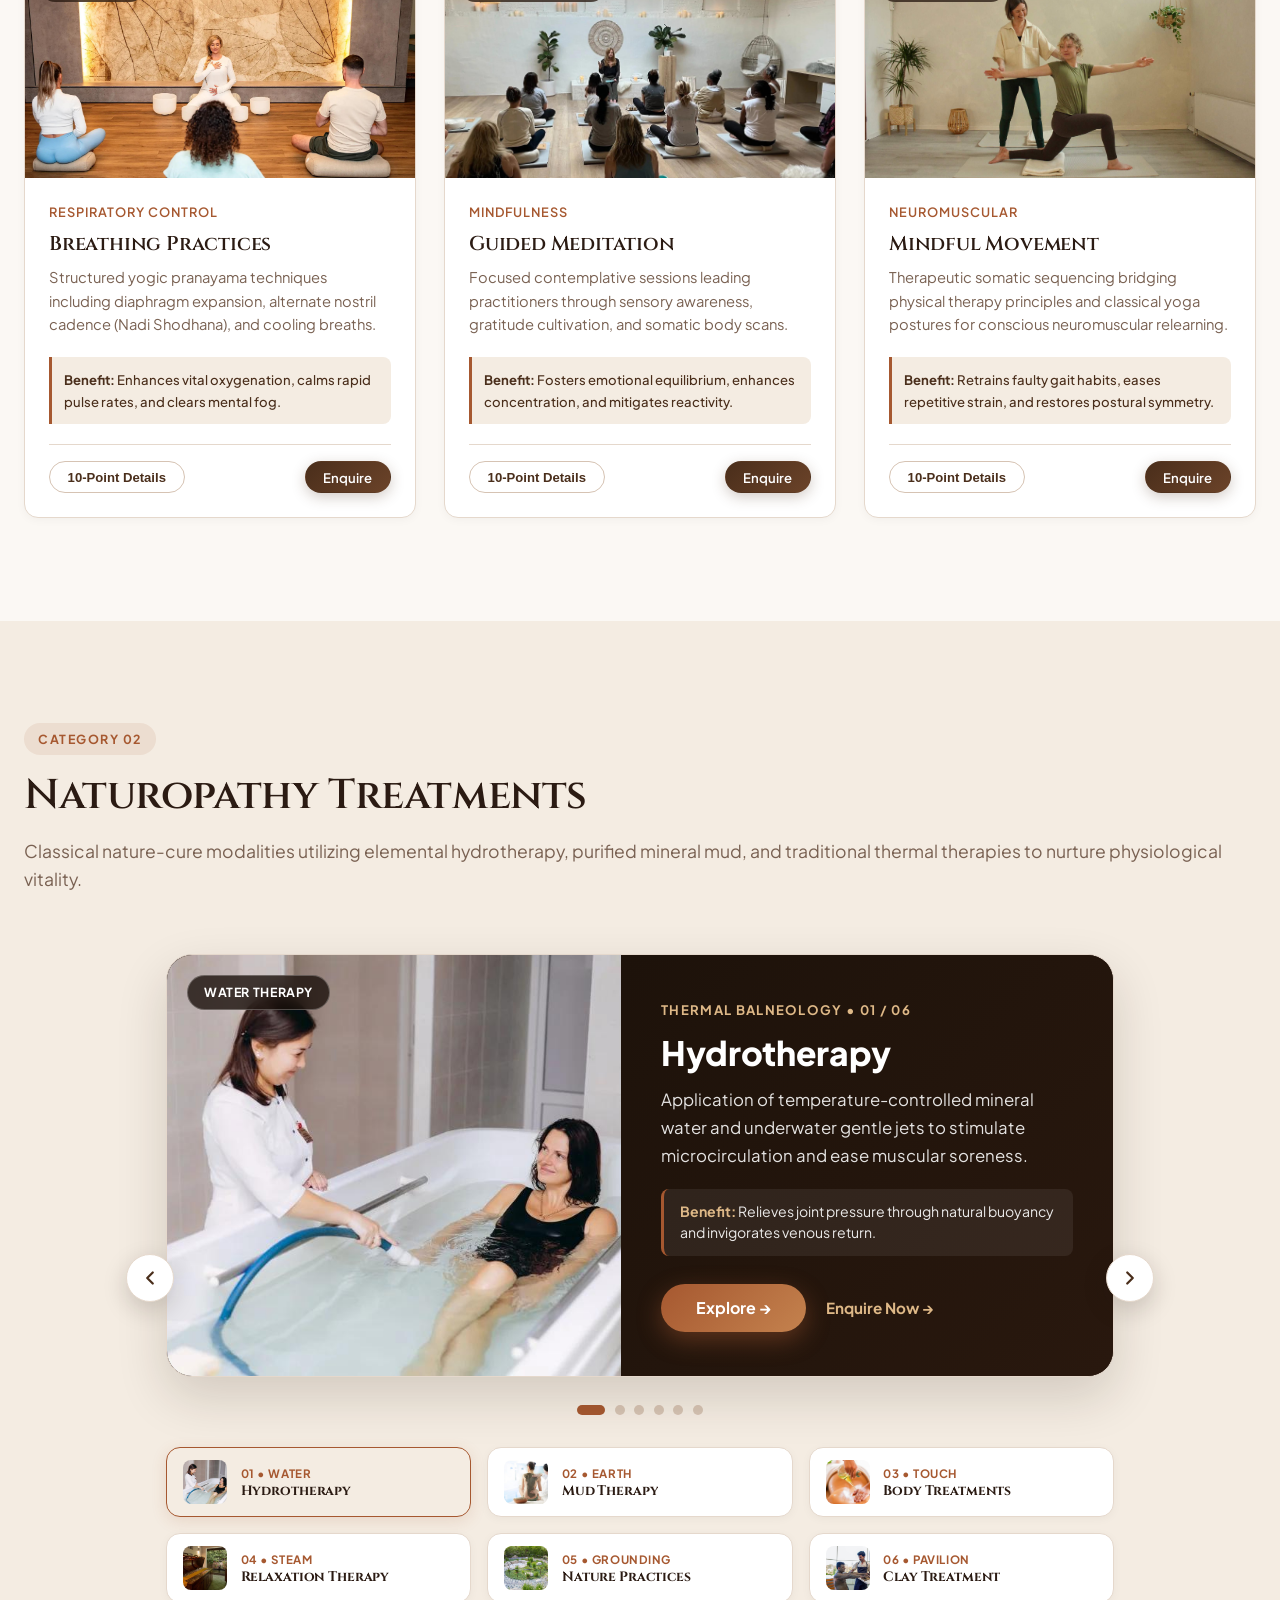
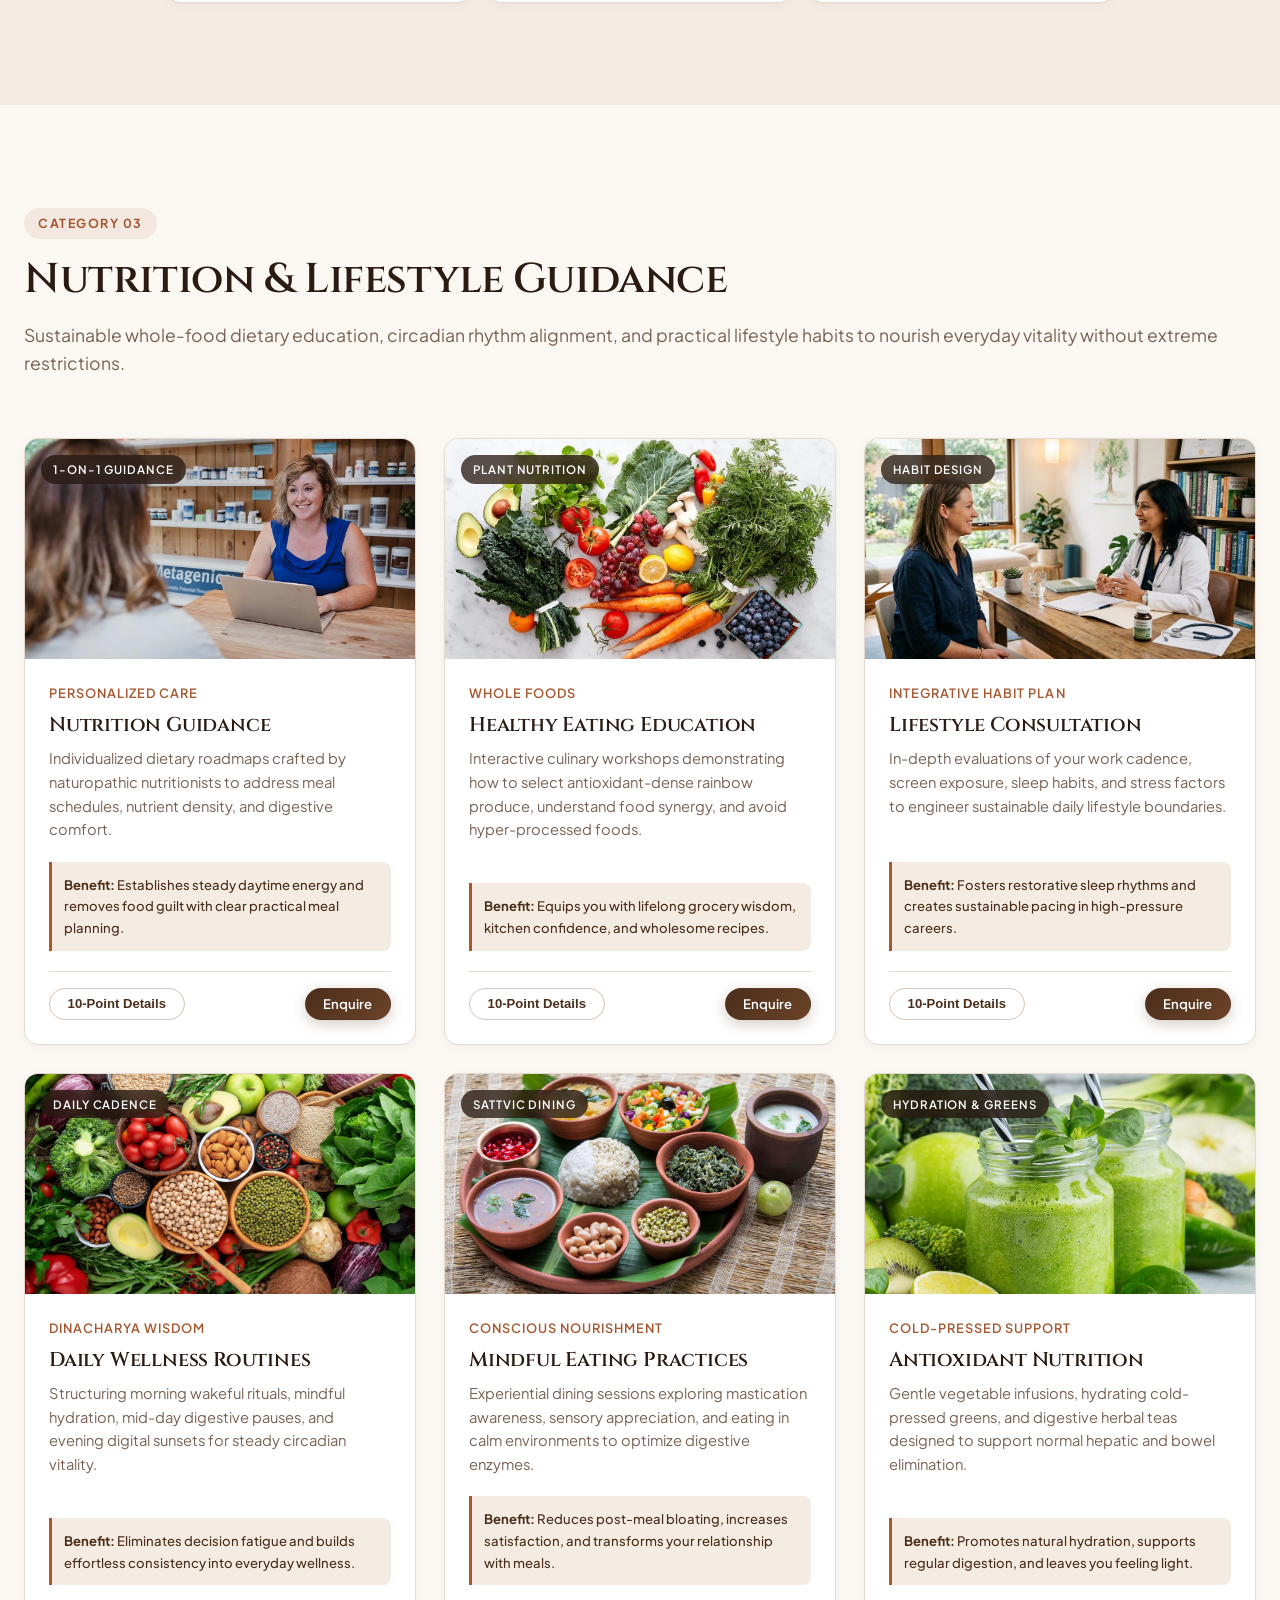
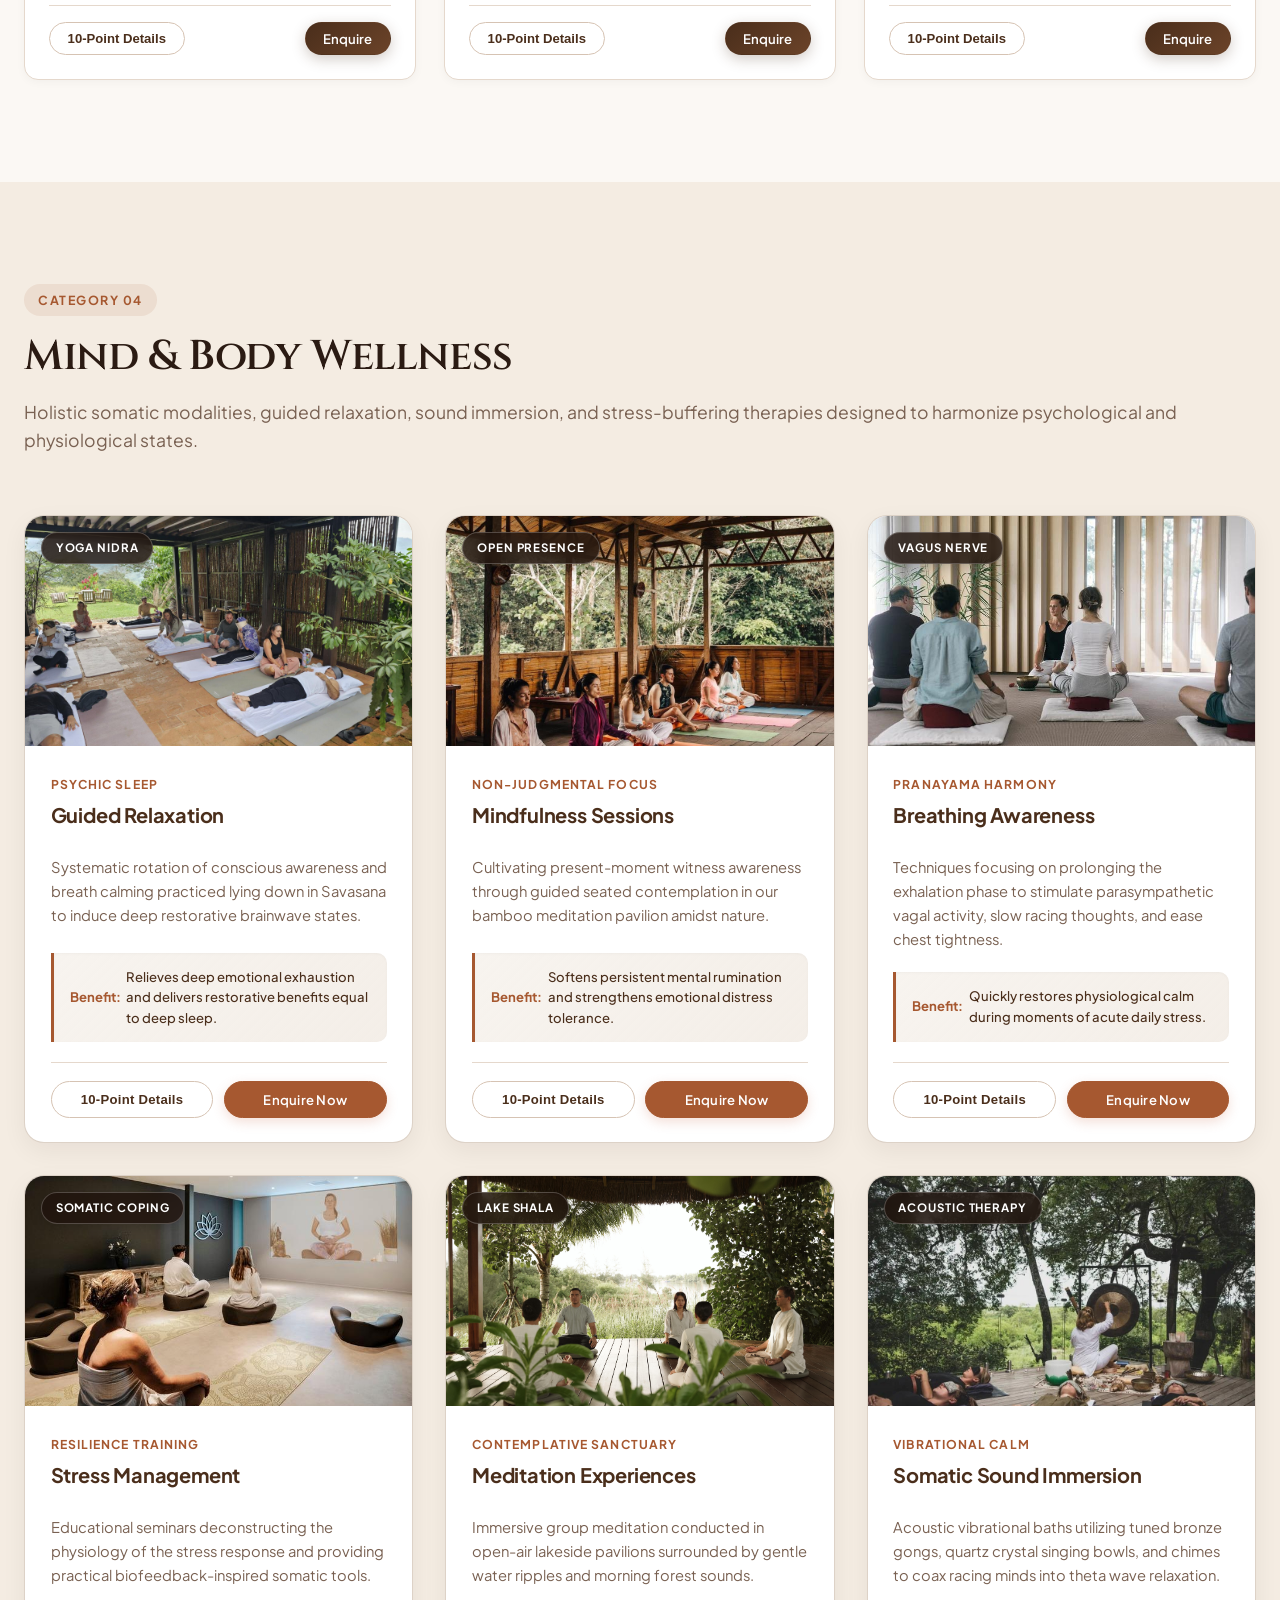
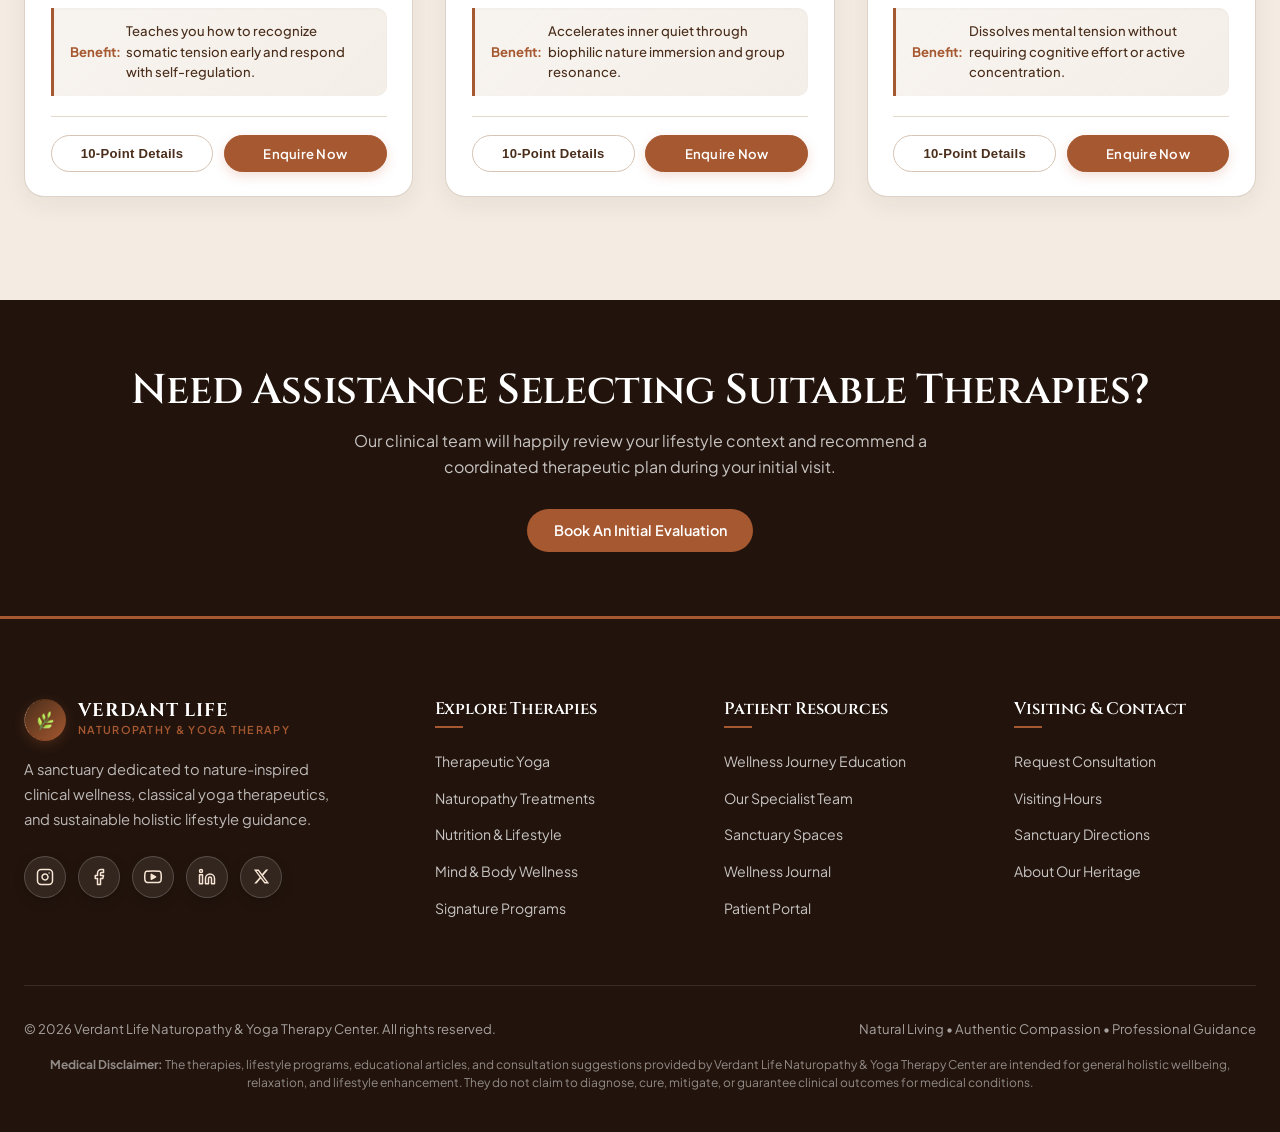
<file: services.html>
<!DOCTYPE html>
<html lang="en">
<head>
  <meta charset="UTF-8">
  <meta name="viewport" content="width=device-width, initial-scale=1.0">
  <title>Therapy Catalog | Verdant Life Naturopathy & Yoga Therapy Center</title>
  <meta name="description" content="Explore our complete catalog of therapeutic yoga, naturopathy treatments, nutrition guidance, and mind-body wellness practices.">
  <link rel="preconnect" href="https://fonts.googleapis.com">
  <link rel="preconnect" href="https://fonts.gstatic.com" crossorigin>
  <link href="https://fonts.googleapis.com/css2?family=Cinzel:wght@500;600;700&family=Plus+Jakarta+Sans:ital,wght@0,400;0,500;0,600;0,700;1,400&display=swap" rel="stylesheet">
  <link rel="stylesheet" href="css/style.css">
  <link rel="icon" type="image/png" href="images/favicon.png">
  <script>
    (function() {
      if (localStorage.getItem('verdant-theme') === 'dark') {
        document.documentElement.setAttribute('data-theme', 'dark');
      }
      if (localStorage.getItem('verdant-direction') === 'rtl') {
        document.documentElement.setAttribute('dir', 'rtl');
      }
    })();
  </script>
</head>
<body>

  <!-- Navigation Header -->
    <!-- Navigation Header -->
    <!-- Navigation Header with Home Dropdown -->
  <header class="header">
    <div class="container header-inner">
      <a href="index.html" class="brand">
        <div class="brand-symbol"><img src="images/logo.png" alt="Verdant Life Logo"></div>
        <div class="brand-text">
          <span class="brand-name">VERDANT LIFE</span>
          <span class="brand-tagline">Naturopathy & Yoga Therapy</span>
        </div>
      </a>

      <nav>
        <ul class="nav-menu">
          <li class="nav-item dropdown">
            <a href="index.html" class="nav-link dropdown-toggle" aria-expanded="false">
              Home
              <svg class="dropdown-arrow" width="11" height="11" viewBox="0 0 24 24">
                <polyline points="6 9 12 15 18 9"></polyline>
              </svg>
            </a>
            <ul class="dropdown-menu">
              <li><a href="index.html" class="dropdown-link">Home 1 (Sanctuary Home)</a></li>
              <li><a href="home-2.html" class="dropdown-link">Home 2 (Clinical & Retreat)</a></li>
            </ul>
          </li>
          <li><a href="about.html" class="nav-link">About</a></li>
          <li><a href="services.html" class="nav-link active">Services</a></li>
          <li><a href="education.html" class="nav-link">Wellness Journey</a></li>
          <li><a href="programs.html" class="nav-link">Signature Programs</a></li>
          <li><a href="facilities.html" class="nav-link">Sanctuary Spaces</a></li>
          <li><a href="doctors.html" class="nav-link">Specialists</a></li>
          <li><a href="journal.html" class="nav-link">Journal</a></li>
          <li><a href="contact.html" class="nav-link">Contact</a></li>
          <li><a href="dashboard.html" class="nav-link">Dashboard</a></li>
          <!-- Mobile / Tablet Menu Actions (Below Dashboard Navlink) -->
          <li class="mobile-menu-actions">
            <div class="mobile-theme-rtl-row">
              <button class="icon-btn theme-toggle-btn" aria-label="Toggle theme" title="Toggle theme">
                <svg class="theme-icon-sun" width="18" height="18" viewBox="0 0 24 24" fill="none" stroke="currentColor" stroke-width="2" stroke-linecap="round" stroke-linejoin="round">
                  <circle cx="12" cy="12" r="5"></circle>
                  <line x1="12" y1="1" x2="12" y2="3"></line>
                  <line x1="12" y1="21" x2="12" y2="23"></line>
                  <line x1="4.22" y1="4.22" x2="5.64" y2="5.64"></line>
                  <line x1="18.36" y1="18.36" x2="19.78" y2="19.78"></line>
                  <line x1="1" y1="12" x2="3" y2="12"></line>
                  <line x1="21" y1="12" x2="23" y2="12"></line>
                  <line x1="4.22" y1="19.78" x2="5.64" y2="18.36"></line>
                  <line x1="18.36" y1="5.64" x2="19.78" y2="4.22"></line>
                </svg>
                <svg class="theme-icon-moon" style="display:none;" width="18" height="18" viewBox="0 0 24 24" fill="none" stroke="currentColor" stroke-width="2" stroke-linecap="round" stroke-linejoin="round">
                  <path d="M21 12.79A9 9 0 1 1 11.21 3 7 7 0 0 0 21 12.79z"></path>
                </svg>
              </button>
              <button class="icon-btn rtl-toggle-btn" aria-label="Toggle text direction" title="Toggle RTL / LTR">
                <svg width="18" height="18" viewBox="0 0 24 24" fill="none" stroke="currentColor" stroke-width="2" stroke-linecap="round" stroke-linejoin="round">
                  <path d="M8 7h12m0 0l-4-4m4 4l-4 4m0 6H4m0 0l4 4m-4-4l4-4"></path>
                </svg>
              </button>
            </div>
            <a href="login.html" class="btn btn-primary mobile-login-cta">Login</a>
          </li>
        </ul>
      </nav>

      <div class="header-actions">
        <button class="icon-btn theme-toggle-btn desktop-only-action" aria-label="Toggle theme" title="Toggle theme">
          <svg class="theme-icon-sun" width="18" height="18" viewBox="0 0 24 24" fill="none" stroke="currentColor" stroke-width="2" stroke-linecap="round" stroke-linejoin="round">
            <circle cx="12" cy="12" r="5"></circle>
            <line x1="12" y1="1" x2="12" y2="3"></line>
            <line x1="12" y1="21" x2="12" y2="23"></line>
            <line x1="4.22" y1="4.22" x2="5.64" y2="5.64"></line>
            <line x1="18.36" y1="18.36" x2="19.78" y2="19.78"></line>
            <line x1="1" y1="12" x2="3" y2="12"></line>
            <line x1="21" y1="12" x2="23" y2="12"></line>
            <line x1="4.22" y1="19.78" x2="5.64" y2="18.36"></line>
            <line x1="18.36" y1="5.64" x2="19.78" y2="4.22"></line>
          </svg>
          <svg class="theme-icon-moon" style="display:none;" width="18" height="18" viewBox="0 0 24 24" fill="none" stroke="currentColor" stroke-width="2" stroke-linecap="round" stroke-linejoin="round">
            <path d="M21 12.79A9 9 0 1 1 11.21 3 7 7 0 0 0 21 12.79z"></path>
          </svg>
        </button>
        <button class="icon-btn rtl-toggle-btn desktop-only-action" aria-label="Toggle text direction" title="Toggle RTL / LTR">
          <svg width="18" height="18" viewBox="0 0 24 24" fill="none" stroke="currentColor" stroke-width="2" stroke-linecap="round" stroke-linejoin="round">
            <path d="M8 7h12m0 0l-4-4m4 4l-4 4m0 6H4m0 0l4 4m-4-4l4-4"></path>
          </svg>
        </button>
        <a href="login.html" class="btn btn-primary btn-sm desktop-only-action">Login</a>
        <button class="mobile-toggle" aria-label="Toggle navigation">☰</button>
      </div>
    </div>
  </header>

  <!-- Page Banner -->
  <section class="page-hero" style="background-image: url('images/image-35.png');">
    <div class="container">
      <div class="page-hero-content">
        <span class="section-tag">Clinical & Holistic Catalog</span>
        <h1 class="page-hero-title">Comprehensive <br class="hero-line-break">Natural Therapies</h1>
        <p class="page-hero-desc">
          Every therapy at Verdant Life is grounded in traditional healing wisdom <br class="hero-line-break">
          and guided by certified naturopathic clinicians. Select any therapy <br class="hero-line-break">
          below to review its complete 10-point presentation, preparation <br class="hero-line-break">
          guidelines, and consultation details.
        </p>
      </div>
    </div>
  </section>

  <!-- Quick Category Jump Navigation -->
  <nav class="therapy-nav-bar-section" aria-label="Therapy Categories Navigation">
    <div class="container">
      <div class="therapy-banner-pills">
        <a href="#yoga" class="btn btn-secondary btn-sm">Therapeutic Yoga</a>
        <a href="#naturopathy" class="btn btn-secondary btn-sm">Naturopathy Treatments</a>
        <a href="#nutrition" class="btn btn-secondary btn-sm">Nutrition & Lifestyle</a>
        <a href="#mind-body" class="btn btn-secondary btn-sm">Mind & Body</a>
      </div>
    </div>
  </nav>

  <!-- CATEGORY 1: Therapeutic Yoga (6 items) -->
  <section id="yoga" class="section-padding bg-cream">
    <div class="container">
      <div class="section-header">
        <span class="section-tag">Category 01</span>
        <h2 class="section-title">Therapeutic Yoga</h2>
        <p class="section-subtitle">
          Individualized, medically attuned yoga practices that restore physical alignment, relieve joint strain, and cultivate breath-anchored mindfulness.
        </p>
      </div>

      <div class="grid-6">
        <!-- 1. Hatha Yoga -->
        <div class="card">
          <div class="card-media">
            <img src="images/image-34.png" alt="Dynamic group yoga Warrior I pose in sunlit hall">
            <span class="card-media-badge">Postural Alignment</span>
          </div>
          <div class="card-body">
            <span class="card-meta">Asana & Stability</span>
            <h3 class="card-title">Hatha Yoga</h3>
            <p class="card-text">Classical deliberate physical postures held with steady breath awareness to cultivate somatic strength, spinal resilience, and centered poise.</p>
            <div class="card-benefit"><strong>Benefit:</strong> Improves joint range of motion, enhances muscle balance, and stabilizes balance.</div>
            <div class="card-footer">
              <button class="btn btn-secondary btn-sm" onclick="viewTherapyDetails('hatha-yoga')">10-Point Details</button>
              <a href="contact.html?therapy=Hatha%20Yoga" class="btn btn-primary btn-sm">Enquire</a>
            </div>
          </div>
        </div>

        <!-- 2. Restorative Yoga -->
        <div class="card">
          <div class="card-media">
            <img src="images/image-33.png" alt="Supported restorative supine twist with purple blocks">
            <span class="card-media-badge">Nervous Reset</span>
          </div>
          <div class="card-body">
            <span class="card-meta">Supported Rest</span>
            <h3 class="card-title">Restorative Yoga</h3>
            <p class="card-text">Fully propped passive postures held for extended intervals, enabling deep release of chronic muscular tension and autonomic relaxation.</p>
            <div class="card-benefit"><strong>Benefit:</strong> Down-regulates sympathetic stress responses, calms mental fatigue, and aids sleep.</div>
            <div class="card-footer">
              <button class="btn btn-secondary btn-sm" onclick="viewTherapyDetails('restorative-yoga')">10-Point Details</button>
              <a href="contact.html?therapy=Restorative%20Yoga" class="btn btn-primary btn-sm">Enquire</a>
            </div>
          </div>
        </div>

        <!-- 3. Gentle Yoga -->
        <div class="card">
          <div class="card-media">
            <img src="images/image-43.png" alt="Assisted gentle Child's Pose guidance on purple mat">
            <span class="card-media-badge">Accessible Mobility</span>
          </div>
          <div class="card-body">
            <span class="card-meta">Low Impact</span>
            <h3 class="card-title">Gentle Yoga</h3>
            <p class="card-text">Unrushed movements and supported floor stretches tailored for beginners, seniors, or those re-entering physical activity after fatigue.</p>
            <div class="card-benefit"><strong>Benefit:</strong> Nurtures spinal fluidity, increases circulation gently, and relieves morning stiffness.</div>
            <div class="card-footer">
              <button class="btn btn-secondary btn-sm" onclick="viewTherapyDetails('hatha-yoga')">10-Point Details</button>
              <a href="contact.html?therapy=Gentle%20Yoga" class="btn btn-primary btn-sm">Enquire</a>
            </div>
          </div>
        </div>

        <!-- 4. Breathing Practices -->
        <div class="card">
          <div class="card-media">
            <img src="images/image-48.png" alt="Pranayama breathwork with crystal singing bowls">
            <span class="card-media-badge">Pranayama</span>
          </div>
          <div class="card-body">
            <span class="card-meta">Respiratory Control</span>
            <h3 class="card-title">Breathing Practices</h3>
            <p class="card-text">Structured yogic pranayama techniques including diaphragm expansion, alternate nostril cadence (Nadi Shodhana), and cooling breaths.</p>
            <div class="card-benefit"><strong>Benefit:</strong> Enhances vital oxygenation, calms rapid pulse rates, and clears mental fog.</div>
            <div class="card-footer">
              <button class="btn btn-secondary btn-sm" onclick="viewTherapyDetails('hatha-yoga')">10-Point Details</button>
              <a href="contact.html?therapy=Breathing%20Practices" class="btn btn-primary btn-sm">Enquire</a>
            </div>
          </div>
        </div>

        <!-- 5. Guided Meditation -->
        <div class="card">
          <div class="card-media">
            <img src="images/image-46.png" alt="Guided group meditation circle with floor cushions">
            <span class="card-media-badge">Mental Stillness</span>
          </div>
          <div class="card-body">
            <span class="card-meta">Mindfulness</span>
            <h3 class="card-title">Guided Meditation</h3>
            <p class="card-text">Focused contemplative sessions leading practitioners through sensory awareness, gratitude cultivation, and somatic body scans.</p>
            <div class="card-benefit"><strong>Benefit:</strong> Fosters emotional equilibrium, enhances concentration, and mitigates reactivity.</div>
            <div class="card-footer">
              <button class="btn btn-secondary btn-sm" onclick="viewTherapyDetails('guided-relaxation')">10-Point Details</button>
              <a href="contact.html?therapy=Guided%20Meditation" class="btn btn-primary btn-sm">Enquire</a>
            </div>
          </div>
        </div>

        <!-- 6. Mindful Movement -->
        <div class="card">
          <div class="card-media">
            <img src="images/image-29.png" alt="Private yoga therapy modified warrior pose">
            <span class="card-media-badge">Somatic Flow</span>
          </div>
          <div class="card-body">
            <span class="card-meta">Neuromuscular</span>
            <h3 class="card-title">Mindful Movement</h3>
            <p class="card-text">Therapeutic somatic sequencing bridging physical therapy principles and classical yoga postures for conscious neuromuscular relearning.</p>
            <div class="card-benefit"><strong>Benefit:</strong> Retrains faulty gait habits, eases repetitive strain, and restores postural symmetry.</div>
            <div class="card-footer">
              <button class="btn btn-secondary btn-sm" onclick="viewTherapyDetails('hatha-yoga')">10-Point Details</button>
              <a href="contact.html?therapy=Mindful%20Movement" class="btn btn-primary btn-sm">Enquire</a>
            </div>
          </div>
        </div>
      </div>
    </div>
  </section>

  <!-- CATEGORY 2: Naturopathy Treatments (6 items) -->
  <section id="naturopathy" class="section-padding bg-almond">
    <div class="container">
      <div class="section-header">
        <span class="section-tag">Category 02</span>
        <h2 class="section-title">Naturopathy Treatments</h2>
        <p class="section-subtitle">
          Classical nature-cure modalities utilizing elemental hydrotherapy, purified mineral mud, and traditional thermal therapies to nurture physiological vitality.
        </p>
      </div>

      <div class="naturopathy-slider-wrapper">
        <!-- Floating circular navigation arrow buttons -->
        <button class="nat-nav-btn nat-prev-btn" onclick="prevNatSlide()" aria-label="Previous Treatment">
          <svg width="22" height="22" viewBox="0 0 24 24" fill="none" stroke="currentColor" stroke-width="2.5" stroke-linecap="round" stroke-linejoin="round">
            <polyline points="15 18 9 12 15 6"></polyline>
          </svg>
        </button>
        <button class="nat-nav-btn nat-next-btn" onclick="nextNatSlide()" aria-label="Next Treatment">
          <svg width="22" height="22" viewBox="0 0 24 24" fill="none" stroke="currentColor" stroke-width="2.5" stroke-linecap="round" stroke-linejoin="round">
            <polyline points="9 18 15 12 9 6"></polyline>
          </svg>
        </button>

        <div class="naturopathy-slider-track">
          <!-- 01. Hydrotherapy -->
          <div class="naturopathy-slide-card active" data-index="0">
            <div class="nat-slide-media">
              <img src="images/image-55.png" alt="Hydrotherapy bathtub with underwater jet hose massage">
              <span class="nat-slide-badge">Water Therapy</span>
            </div>
            <div class="nat-slide-content">
              <span class="nat-slide-meta">Thermal Balneology • 01 / 06</span>
              <h3 class="nat-slide-title">Hydrotherapy</h3>
              <p class="nat-slide-desc">
                Application of temperature-controlled mineral water and underwater gentle jets to stimulate microcirculation and ease muscular soreness.
              </p>
              <div class="nat-slide-benefit">
                <strong>Benefit:</strong> Relieves joint pressure through natural buoyancy and invigorates venous return.
              </div>
              <div class="nat-slide-actions">
                <button class="nat-btn-explore" onclick="viewTherapyDetails('hydrotherapy')">Explore →</button>
                <a href="contact.html?therapy=Hydrotherapy" class="nat-btn-enquire">Enquire Now →</a>
              </div>
            </div>
          </div>

          <!-- 02. Mud Therapy -->
          <div class="naturopathy-slide-card" data-index="1">
            <div class="nat-slide-media">
              <img src="images/image-58.png" alt="Natural healing mud pack application poolside">
              <span class="nat-slide-badge">Pelotherapy</span>
            </div>
            <div class="nat-slide-content">
              <span class="nat-slide-meta">Earth Element • 02 / 06</span>
              <h3 class="nat-slide-title">Mud Therapy</h3>
              <p class="nat-slide-desc">
                Application of clean, sun-energized mineral clay packs along the back, abdomen, or joints to gently draw off internal heat and soothe tissues.
              </p>
              <div class="nat-slide-benefit">
                <strong>Benefit:</strong> Delivers cooling tissue comfort, aids digestive relaxation, and grounds tension.
              </div>
              <div class="nat-slide-actions">
                <button class="nat-btn-explore" onclick="viewTherapyDetails('mud-therapy')">Explore →</button>
                <a href="contact.html?therapy=Mud%20Therapy" class="nat-btn-enquire">Enquire Now →</a>
              </div>
            </div>
          </div>

          <!-- 03. Natural Body Treatments -->
          <div class="naturopathy-slide-card" data-index="2">
            <div class="nat-slide-media">
              <img src="images/image-56.png" alt="Therapist pouring warm herbal massage oil on client back">
              <span class="nat-slide-badge">Herbal Touch</span>
            </div>
            <div class="nat-slide-content">
              <span class="nat-slide-meta">Abhyanga & Oils • 03 / 06</span>
              <h3 class="nat-slide-title">Natural Body Treatments</h3>
              <p class="nat-slide-desc">
                Traditional rhythmic warm herbal oil massages and botanical poultice compresses formulated to nourish skin tissues and soothe stiffness.
              </p>
              <div class="nat-slide-benefit">
                <strong>Benefit:</strong> Promotes lymphatic drainage, deeply moisturizes skin, and loosens tight fascia.
              </div>
              <div class="nat-slide-actions">
                <button class="nat-btn-explore" onclick="viewTherapyDetails('restorative-yoga')">Explore →</button>
                <a href="contact.html?therapy=Natural%20Body%20Treatments" class="nat-btn-enquire">Enquire Now →</a>
              </div>
            </div>
          </div>

          <!-- 04. Relaxation Therapy -->
          <div class="naturopathy-slide-card" data-index="3">
            <div class="nat-slide-media">
              <img src="images/image-61.png" alt="Traditional wooden full-body herbal steam bed Swedana">
              <span class="nat-slide-badge">Herbal Steam</span>
            </div>
            <div class="nat-slide-content">
              <span class="nat-slide-meta">Swedana Therapy • 04 / 06</span>
              <h3 class="nat-slide-title">Relaxation Therapy</h3>
              <p class="nat-slide-desc">
                Herbalized gentle steam chamber therapy (Swedana) that warms peripheral tissues while keeping the head cool, opening cutaneous pores.
              </p>
              <div class="nat-slide-benefit">
                <strong>Benefit:</strong> Encourages natural skin perspiration, softens taut muscles, and imparts total ease.
              </div>
              <div class="nat-slide-actions">
                <button class="nat-btn-explore" onclick="viewTherapyDetails('restorative-yoga')">Explore →</button>
                <a href="contact.html?therapy=Relaxation%20Therapy" class="nat-btn-enquire">Enquire Now →</a>
              </div>
            </div>
          </div>

          <!-- 05. Nature-Based Practices -->
          <div class="naturopathy-slide-card" data-index="4">
            <div class="nat-slide-media">
              <img src="images/image-102.png" alt="Outdoor reflexology pebble walking path with handrails">
              <span class="nat-slide-badge">Sensory Walking</span>
            </div>
            <div class="nat-slide-content">
              <span class="nat-slide-meta">Grounding Reflexology • 05 / 06</span>
              <h3 class="nat-slide-title">Nature-Based Practices</h3>
              <p class="nat-slide-desc">
                Sensory barefoot trails across curated smooth river stones, outdoor sunbaths, and fresh-air prana walks in our shaded botanical grove.
              </p>
              <div class="nat-slide-benefit">
                <strong>Benefit:</strong> Stimulates plantar reflex zones, improves tactile sensory awareness, and grounds anxiety.
              </div>
              <div class="nat-slide-actions">
                <button class="nat-btn-explore" onclick="viewTherapyDetails('mud-therapy')">Explore →</button>
                <a href="contact.html?therapy=Nature%20Based%20Practices" class="nat-btn-enquire">Enquire Now →</a>
              </div>
            </div>
          </div>

          <!-- 06. Therapeutic Clay Treatment -->
          <div class="naturopathy-slide-card" data-index="5">
            <div class="nat-slide-media">
              <img src="images/image-62.png" alt="Therapist applying detox mud paste in outdoor naturopathy pavilion">
              <span class="nat-slide-badge">Pavilion Therapy</span>
            </div>
            <div class="nat-slide-content">
              <span class="nat-slide-meta">Open-Air Treatment • 06 / 06</span>
              <h3 class="nat-slide-title">Therapeutic Clay Treatment</h3>
              <p class="nat-slide-desc">
                Full-body natural clay applications conducted in tranquil open-air treatment pavilions followed by warm solar water cleansing.
              </p>
              <div class="nat-slide-benefit">
                <strong>Benefit:</strong> Encourages cutaneous heat dissipation and leaves skin thoroughly invigorated.
              </div>
              <div class="nat-slide-actions">
                <button class="nat-btn-explore" onclick="viewTherapyDetails('mud-therapy')">Explore →</button>
                <a href="contact.html?therapy=Clay%20Treatment" class="nat-btn-enquire">Enquire Now →</a>
              </div>
            </div>
          </div>
        </div>

        <!-- Dot Pagination -->
        <div class="nat-slider-dots">
          <button class="nat-dot active" onclick="goToNatSlide(0)" aria-label="Hydrotherapy"></button>
          <button class="nat-dot" onclick="goToNatSlide(1)" aria-label="Mud Therapy"></button>
          <button class="nat-dot" onclick="goToNatSlide(2)" aria-label="Natural Body Treatments"></button>
          <button class="nat-dot" onclick="goToNatSlide(3)" aria-label="Relaxation Therapy"></button>
          <button class="nat-dot" onclick="goToNatSlide(4)" aria-label="Nature-Based Practices"></button>
          <button class="nat-dot" onclick="goToNatSlide(5)" aria-label="Therapeutic Clay Treatment"></button>
        </div>

        <!-- Interactive Treatment Thumbnail Chips Grid -->
        <div class="nat-chips-grid">
          <div class="nat-chip-card active" onclick="goToNatSlide(0)">
            <div class="nat-chip-thumb">
              <img src="images/image-55.png" alt="Hydrotherapy bathtub">
            </div>
            <div class="nat-chip-info">
              <span class="nat-chip-meta">01 • Water</span>
              <h5 class="nat-chip-title">Hydrotherapy</h5>
            </div>
          </div>

          <div class="nat-chip-card" onclick="goToNatSlide(1)">
            <div class="nat-chip-thumb">
              <img src="images/image-58.png" alt="Healing mud pack poolside">
            </div>
            <div class="nat-chip-info">
              <span class="nat-chip-meta">02 • Earth</span>
              <h5 class="nat-chip-title">Mud Therapy</h5>
            </div>
          </div>

          <div class="nat-chip-card" onclick="goToNatSlide(2)">
            <div class="nat-chip-thumb">
              <img src="images/image-56.png" alt="Herbal massage oil">
            </div>
            <div class="nat-chip-info">
              <span class="nat-chip-meta">03 • Touch</span>
              <h5 class="nat-chip-title">Body Treatments</h5>
            </div>
          </div>

          <div class="nat-chip-card" onclick="goToNatSlide(3)">
            <div class="nat-chip-thumb">
              <img src="images/image-61.png" alt="Herbal steam bed Swedana">
            </div>
            <div class="nat-chip-info">
              <span class="nat-chip-meta">04 • Steam</span>
              <h5 class="nat-chip-title">Relaxation Therapy</h5>
            </div>
          </div>

          <div class="nat-chip-card" onclick="goToNatSlide(4)">
            <div class="nat-chip-thumb">
              <img src="images/image-102.png" alt="Reflexology pebble walking path">
            </div>
            <div class="nat-chip-info">
              <span class="nat-chip-meta">05 • Grounding</span>
              <h5 class="nat-chip-title">Nature Practices</h5>
            </div>
          </div>

          <div class="nat-chip-card" onclick="goToNatSlide(5)">
            <div class="nat-chip-thumb">
              <img src="images/image-62.png" alt="Clay paste in naturopathy pavilion">
            </div>
            <div class="nat-chip-info">
              <span class="nat-chip-meta">06 • Pavilion</span>
              <h5 class="nat-chip-title">Clay Treatment</h5>
            </div>
          </div>
        </div>
      </div>
    </div>
  </section>

  <!-- CATEGORY 3: Nutrition & Lifestyle (6 items) -->
  <section id="nutrition" class="section-padding bg-cream">
    <div class="container">
      <div class="section-header">
        <span class="section-tag">Category 03</span>
        <h2 class="section-title">Nutrition & Lifestyle Guidance</h2>
        <p class="section-subtitle">
          Sustainable whole-food dietary education, circadian rhythm alignment, and practical lifestyle habits to nourish everyday vitality without extreme restrictions.
        </p>
      </div>

      <div class="grid-6">
        <!-- 13. Personalized Nutrition Guidance -->
        <div class="card">
          <div class="card-media">
            <img src="images/image-22.png" alt="Nutrition specialist at desk with clinical supplements">
            <span class="card-media-badge">1-on-1 Guidance</span>
          </div>
          <div class="card-body">
            <span class="card-meta">Personalized Care</span>
            <h3 class="card-title">Nutrition Guidance</h3>
            <p class="card-text">Individualized dietary roadmaps crafted by naturopathic nutritionists to address meal schedules, nutrient density, and digestive comfort.</p>
            <div class="card-benefit"><strong>Benefit:</strong> Establishes steady daytime energy and removes food guilt with clear practical meal planning.</div>
            <div class="card-footer">
              <button class="btn btn-secondary btn-sm" onclick="viewTherapyDetails('nutrition-guidance')">10-Point Details</button>
              <a href="contact.html?therapy=Nutrition%20Guidance" class="btn btn-primary btn-sm">Enquire</a>
            </div>
          </div>
        </div>

        <!-- 14. Healthy Eating Education -->
        <div class="card">
          <div class="card-media">
            <img src="images/image-91.png" alt="Flat lay of fresh organic rainbow produce and vegetables">
            <span class="card-media-badge">Plant Nutrition</span>
          </div>
          <div class="card-body">
            <span class="card-meta">Whole Foods</span>
            <h3 class="card-title">Healthy Eating Education</h3>
            <p class="card-text">Interactive culinary workshops demonstrating how to select antioxidant-dense rainbow produce, understand food synergy, and avoid hyper-processed foods.</p>
            <div class="card-benefit"><strong>Benefit:</strong> Equips you with lifelong grocery wisdom, kitchen confidence, and wholesome recipes.</div>
            <div class="card-footer">
              <button class="btn btn-secondary btn-sm" onclick="viewTherapyDetails('nutrition-guidance')">10-Point Details</button>
              <a href="contact.html?therapy=Healthy%20Eating%20Education" class="btn btn-primary btn-sm">Enquire</a>
            </div>
          </div>
        </div>

        <!-- 15. Lifestyle Consultation -->
        <div class="card">
          <div class="card-media">
            <img src="images/image-16.png" alt="Integrative doctor consultation at wooden desk with herbal bottle">
            <span class="card-media-badge">Habit Design</span>
          </div>
          <div class="card-body">
            <span class="card-meta">Integrative Habit Plan</span>
            <h3 class="card-title">Lifestyle Consultation</h3>
            <p class="card-text">In-depth evaluations of your work cadence, screen exposure, sleep habits, and stress factors to engineer sustainable daily lifestyle boundaries.</p>
            <div class="card-benefit"><strong>Benefit:</strong> Fosters restorative sleep rhythms and creates sustainable pacing in high-pressure careers.</div>
            <div class="card-footer">
              <button class="btn btn-secondary btn-sm" onclick="viewTherapyDetails('nutrition-guidance')">10-Point Details</button>
              <a href="contact.html?therapy=Lifestyle%20Consultation" class="btn btn-primary btn-sm">Enquire</a>
            </div>
          </div>
        </div>

        <!-- 16. Daily Wellness Routines -->
        <div class="card">
          <div class="card-media">
            <img src="images/image-98.png" alt="Pantry staples with legumes, seeds, avocado and grains">
            <span class="card-media-badge">Daily Cadence</span>
          </div>
          <div class="card-body">
            <span class="card-meta">Dinacharya Wisdom</span>
            <h3 class="card-title">Daily Wellness Routines</h3>
            <p class="card-text">Structuring morning wakeful rituals, mindful hydration, mid-day digestive pauses, and evening digital sunsets for steady circadian vitality.</p>
            <div class="card-benefit"><strong>Benefit:</strong> Eliminates decision fatigue and builds effortless consistency into everyday wellness.</div>
            <div class="card-footer">
              <button class="btn btn-secondary btn-sm" onclick="viewTherapyDetails('nutrition-guidance')">10-Point Details</button>
              <a href="contact.html?therapy=Daily%20Wellness%20Routines" class="btn btn-primary btn-sm">Enquire</a>
            </div>
          </div>
        </div>

        <!-- 17. Mindful Eating Practices -->
        <div class="card">
          <div class="card-media">
            <img src="images/image-92.png" alt="Traditional Sattvic meal platter in clay bowls on banana leaf">
            <span class="card-media-badge">Sattvic Dining</span>
          </div>
          <div class="card-body">
            <span class="card-meta">Conscious Nourishment</span>
            <h3 class="card-title">Mindful Eating Practices</h3>
            <p class="card-text">Experiential dining sessions exploring mastication awareness, sensory appreciation, and eating in calm environments to optimize digestive enzymes.</p>
            <div class="card-benefit"><strong>Benefit:</strong> Reduces post-meal bloating, increases satisfaction, and transforms your relationship with meals.</div>
            <div class="card-footer">
              <button class="btn btn-secondary btn-sm" onclick="viewTherapyDetails('nutrition-guidance')">10-Point Details</button>
              <a href="contact.html?therapy=Mindful%20Eating" class="btn btn-primary btn-sm">Enquire</a>
            </div>
          </div>
        </div>

        <!-- 18. Whole-Food Detox Support -->
        <div class="card">
          <div class="card-media">
            <img src="images/image-97.png" alt="Two glass mason jars with fresh green detox smoothies and citrus">
            <span class="card-media-badge">Hydration & Greens</span>
          </div>
          <div class="card-body">
            <span class="card-meta">Cold-Pressed Support</span>
            <h3 class="card-title">Antioxidant Nutrition</h3>
            <p class="card-text">Gentle vegetable infusions, hydrating cold-pressed greens, and digestive herbal teas designed to support normal hepatic and bowel elimination.</p>
            <div class="card-benefit"><strong>Benefit:</strong> Promotes natural hydration, supports regular digestion, and leaves you feeling light.</div>
            <div class="card-footer">
              <button class="btn btn-secondary btn-sm" onclick="viewTherapyDetails('nutrition-guidance')">10-Point Details</button>
              <a href="contact.html?therapy=Antioxidant%20Nutrition" class="btn btn-primary btn-sm">Enquire</a>
            </div>
          </div>
        </div>
      </div>
    </div>
  </section>

  <!-- CATEGORY 4: Mind & Body Wellness (6 items) -->
  <section id="mind-body" class="section-padding bg-almond">
    <div class="container">
      <div class="section-header">
        <span class="section-tag">Category 04</span>
        <h2 class="section-title">Mind & Body Wellness</h2>
        <p class="section-subtitle">
          Holistic somatic modalities, guided relaxation, sound immersion, and stress-buffering therapies designed to harmonize psychological and physiological states.
        </p>
      </div>

      <div class="grid-6">
        <!-- 19. Guided Relaxation -->
        <div class="card">
          <div class="card-media">
            <img src="images/image-112.png" alt="Group Yoga Nidra guided relaxation with eye masks on mats">
            <span class="card-media-badge">Yoga Nidra</span>
          </div>
          <div class="card-body">
            <span class="card-meta">Psychic Sleep</span>
            <h3 class="card-title">Guided Relaxation</h3>
            <p class="card-text">Systematic rotation of conscious awareness and breath calming practiced lying down in Savasana to induce deep restorative brainwave states.</p>
            <div class="card-benefit"><strong>Benefit:</strong> Relieves deep emotional exhaustion and delivers restorative benefits equal to deep sleep.</div>
            <div class="card-footer">
              <button class="btn btn-secondary btn-sm" onclick="viewTherapyDetails('guided-relaxation')">10-Point Details</button>
              <a href="contact.html?therapy=Guided%20Relaxation" class="btn btn-primary btn-sm">Enquire Now</a>
            </div>
          </div>
        </div>

        <!-- 20. Mindfulness Sessions -->
        <div class="card">
          <div class="card-media">
            <img src="images/image-116.png" alt="Group mindfulness retreat in bamboo forest sanctuary">
            <span class="card-media-badge">Open Presence</span>
          </div>
          <div class="card-body">
            <span class="card-meta">Non-Judgmental Focus</span>
            <h3 class="card-title">Mindfulness Sessions</h3>
            <p class="card-text">Cultivating present-moment witness awareness through guided seated contemplation in our bamboo meditation pavilion amidst nature.</p>
            <div class="card-benefit"><strong>Benefit:</strong> Softens persistent mental rumination and strengthens emotional distress tolerance.</div>
            <div class="card-footer">
              <button class="btn btn-secondary btn-sm" onclick="viewTherapyDetails('guided-relaxation')">10-Point Details</button>
              <a href="contact.html?therapy=Mindfulness%20Sessions" class="btn btn-primary btn-sm">Enquire Now</a>
            </div>
          </div>
        </div>

        <!-- 21. Breathing Awareness -->
        <div class="card">
          <div class="card-media">
            <img src="images/image-52.png" alt="Sound bath and breathing meditation with Tibetan bowls">
            <span class="card-media-badge">Vagus Nerve</span>
          </div>
          <div class="card-body">
            <span class="card-meta">Pranayama Harmony</span>
            <h3 class="card-title">Breathing Awareness</h3>
            <p class="card-text">Techniques focusing on prolonging the exhalation phase to stimulate parasympathetic vagal activity, slow racing thoughts, and ease chest tightness.</p>
            <div class="card-benefit"><strong>Benefit:</strong> Quickly restores physiological calm during moments of acute daily stress.</div>
            <div class="card-footer">
              <button class="btn btn-secondary btn-sm" onclick="viewTherapyDetails('guided-relaxation')">10-Point Details</button>
              <a href="contact.html?therapy=Breathing%20Awareness" class="btn btn-primary btn-sm">Enquire Now</a>
            </div>
          </div>
        </div>

        <!-- 22. Stress Management Education -->
        <div class="card">
          <div class="card-media">
            <img src="images/image-50.png" alt="Guided wellness relaxation room with spa guests in white robes">
            <span class="card-media-badge">Somatic Coping</span>
          </div>
          <div class="card-body">
            <span class="card-meta">Resilience Training</span>
            <h3 class="card-title">Stress Management</h3>
            <p class="card-text">Educational seminars deconstructing the physiology of the stress response and providing practical biofeedback-inspired somatic tools.</p>
            <div class="card-benefit"><strong>Benefit:</strong> Teaches you how to recognize somatic tension early and respond with self-regulation.</div>
            <div class="card-footer">
              <button class="btn btn-secondary btn-sm" onclick="viewTherapyDetails('guided-relaxation')">10-Point Details</button>
              <a href="contact.html?therapy=Stress%20Management" class="btn btn-primary btn-sm">Enquire Now</a>
            </div>
          </div>
        </div>

        <!-- 23. Meditation Experiences -->
        <div class="card">
          <div class="card-media">
            <img src="images/image-105.png" alt="Group meditation circle in open-air thatched lake pavilion">
            <span class="card-media-badge">Lake Shala</span>
          </div>
          <div class="card-body">
            <span class="card-meta">Contemplative Sanctuary</span>
            <h3 class="card-title">Meditation Experiences</h3>
            <p class="card-text">Immersive group meditation conducted in open-air lakeside pavilions surrounded by gentle water ripples and morning forest sounds.</p>
            <div class="card-benefit"><strong>Benefit:</strong> Accelerates inner quiet through biophilic nature immersion and group resonance.</div>
            <div class="card-footer">
              <button class="btn btn-secondary btn-sm" onclick="viewTherapyDetails('guided-relaxation')">10-Point Details</button>
              <a href="contact.html?therapy=Meditation%20Experiences" class="btn btn-primary btn-sm">Enquire Now</a>
            </div>
          </div>
        </div>

        <!-- 24. Somatic Sound Immersion -->
        <div class="card">
          <div class="card-media">
            <img src="images/image-109.png" alt="Outdoor sound healing with gong and singing bowls on deck">
            <span class="card-media-badge">Acoustic Therapy</span>
          </div>
          <div class="card-body">
            <span class="card-meta">Vibrational Calm</span>
            <h3 class="card-title">Somatic Sound Immersion</h3>
            <p class="card-text">Acoustic vibrational baths utilizing tuned bronze gongs, quartz crystal singing bowls, and chimes to coax racing minds into theta wave relaxation.</p>
            <div class="card-benefit"><strong>Benefit:</strong> Dissolves mental tension without requiring cognitive effort or active concentration.</div>
            <div class="card-footer">
              <button class="btn btn-secondary btn-sm" onclick="viewTherapyDetails('guided-relaxation')">10-Point Details</button>
              <a href="contact.html?therapy=Sound%20Immersion" class="btn btn-primary btn-sm">Enquire Now</a>
            </div>
          </div>
        </div>
      </div>
    </div>
  </section>

  <!-- Consultation Banner -->
  <section class="section-padding-sm bg-dark" style="text-align: center;">
    <div class="container">
      <h2 style="color: #ffffff; margin-bottom: 0.75rem;">Need Assistance Selecting Suitable Therapies?</h2>
      <p style="color: rgba(255,255,255,0.75); max-width: 600px; margin: 0 auto 1.75rem auto;">
        Our clinical team will happily review your lifestyle context and recommend a coordinated therapeutic plan during your initial visit.
      </p>
      <a href="contact.html" class="btn btn-terracotta">Book An Initial Evaluation</a>
    </div>
  </section>

  <!-- Footer -->
  <footer class="footer">
    <div class="container">
      <div class="footer-grid">
        <div class="footer-brand">
          <div class="brand">
            <div class="brand-symbol"><img src="images/logo.png" alt="Verdant Life Logo"></div>
            <div class="brand-text">
              <span class="brand-name">VERDANT LIFE</span>
              <span class="brand-tagline">Naturopathy & Yoga Therapy</span>
            </div>
          </div>
          <p class="footer-description">
            A sanctuary dedicated to nature-inspired clinical wellness, classical yoga therapeutics, and sustainable holistic lifestyle guidance.
          </p>
          <!-- Sanctuary Social Media Channels -->
          <div class="footer-social-links" aria-label="Sanctuary Social Media Channels">
            <a href="https://instagram.com" target="_blank" rel="noopener noreferrer" class="footer-social-btn" aria-label="Verdant Life on Instagram" title="Follow us on Instagram">
              <svg width="18" height="18" viewBox="0 0 24 24" fill="none" stroke="currentColor" stroke-width="2" stroke-linecap="round" stroke-linejoin="round">
                <rect x="2" y="2" width="20" height="20" rx="5" ry="5"></rect>
                <path d="M16 11.37A4 4 0 1 1 12.63 8 4 4 0 0 1 16 11.37z"></path>
                <line x1="17.5" y1="6.5" x2="17.51" y2="6.5"></line>
              </svg>
            </a>
            <a href="https://facebook.com" target="_blank" rel="noopener noreferrer" class="footer-social-btn" aria-label="Verdant Life on Facebook" title="Connect on Facebook">
              <svg width="18" height="18" viewBox="0 0 24 24" fill="none" stroke="currentColor" stroke-width="2" stroke-linecap="round" stroke-linejoin="round">
                <path d="M18 2h-3a5 5 0 0 0-5 5v3H7v4h3v8h4v-8h3l1-4h-4V7a1 1 0 0 1 1-1h3z"></path>
              </svg>
            </a>
            <a href="https://youtube.com" target="_blank" rel="noopener noreferrer" class="footer-social-btn" aria-label="Verdant Life on YouTube" title="Watch on YouTube">
              <svg width="18" height="18" viewBox="0 0 24 24" fill="none" stroke="currentColor" stroke-width="2" stroke-linecap="round" stroke-linejoin="round">
                <path d="M22.54 6.42a2.78 2.78 0 0 0-1.94-2C18.88 4 12 4 12 4s-6.88 0-8.6.46a2.78 2.78 0 0 0-1.94 2A29 29 0 0 0 1 11.75a29 29 0 0 0 .46 5.33A2.78 2.78 0 0 0 3.4 19c1.72.46 8.6.46 8.6.46s6.88 0 8.6-.46a2.78 2.78 0 0 0 1.94-2 29 29 0 0 0 .46-5.25 29 29 0 0 0-.46-5.33z"></path>
                <polygon points="9.75 15.02 15.5 11.75 9.75 8.48 9.75 15.02" fill="currentColor"></polygon>
              </svg>
            </a>
            <a href="https://linkedin.com" target="_blank" rel="noopener noreferrer" class="footer-social-btn" aria-label="Verdant Life on LinkedIn" title="Follow our Clinical Board on LinkedIn">
              <svg width="18" height="18" viewBox="0 0 24 24" fill="none" stroke="currentColor" stroke-width="2" stroke-linecap="round" stroke-linejoin="round">
                <path d="M16 8a6 6 0 0 1 6 6v7h-4v-7a2 2 0 0 0-2-2 2 2 0 0 0-2 2v7h-4v-7a6 6 0 0 1 6-6z"></path>
                <rect x="2" y="9" width="4" height="12"></rect>
                <circle cx="4" cy="4" r="2"></circle>
              </svg>
            </a>
            <a href="https://x.com" target="_blank" rel="noopener noreferrer" class="footer-social-btn" aria-label="Verdant Life on X" title="Follow us on X">
              <svg width="17" height="17" viewBox="0 0 24 24" fill="currentColor">
                <path d="M18.244 2.25h3.308l-7.227 8.26 8.502 11.24H16.17l-5.214-6.817L4.99 21.75H1.68l7.73-8.835L1.254 2.25H8.08l4.713 6.231zm-1.161 17.52h1.833L7.084 4.126H5.117z"/>
              </svg>
            </a>
          </div>
        </div>

        <div class="footer-col">
          <h4>Explore Therapies</h4>
          <ul class="footer-links">
            <li><a href="services.html#yoga">Therapeutic Yoga</a></li>
            <li><a href="services.html#naturopathy">Naturopathy Treatments</a></li>
            <li><a href="services.html#nutrition">Nutrition & Lifestyle</a></li>
            <li><a href="services.html#mind-body">Mind & Body Wellness</a></li>
            <li><a href="programs.html">Signature Programs</a></li>
          </ul>
        </div>

        <div class="footer-col">
          <h4>Patient Resources</h4>
          <ul class="footer-links">
            <li><a href="education.html">Wellness Journey Education</a></li>
            <li><a href="doctors.html">Our Specialist Team</a></li>
            <li><a href="facilities.html">Sanctuary Spaces</a></li>
            <li><a href="journal.html">Wellness Journal</a></li>
            <li><a href="dashboard.html">Patient Portal</a></li>
          </ul>
        </div>

        <div class="footer-col">
          <h4>Visiting & Contact</h4>
          <ul class="footer-links">
            <li><a href="contact.html">Request Consultation</a></li>
            <li><a href="contact.html#hours">Visiting Hours</a></li>
            <li><a href="contact.html#location">Sanctuary Directions</a></li>
            <li><a href="about.html">About Our Heritage</a></li>
          </ul>
        </div>
      </div>

      <div class="footer-bottom">
        <div>© 2026 Verdant Life Naturopathy & Yoga Therapy Center. All rights reserved.</div>
        <div>Natural Living • Authentic Compassion • Professional Guidance</div>
      </div>

      <div class="footer-disclaimer-notice">
        <strong>Medical Disclaimer:</strong> The therapies, lifestyle programs, educational articles, and consultation suggestions provided by Verdant Life Naturopathy & Yoga Therapy Center are intended for general holistic wellbeing, relaxation, and lifestyle enhancement. They do not claim to diagnose, cure, mitigate, or guarantee clinical outcomes for medical conditions.
      </div>
    </div>
  </footer>

  <!-- Universal Modal Container -->
  <div id="modal-overlay" class="modal-overlay">
    <div class="modal-container">
      <div class="modal-header">
        <h3 id="modal-title" style="margin: 0; font-size: 1.3rem;">Modal Header</h3>
        <button class="modal-close" aria-label="Close dialog">✕</button>
      </div>
      <div id="modal-body-content" class="modal-body">
        <!-- Injected via JavaScript -->
      </div>
    </div>
  </div>

  <script src="js/main.js"></script>
  <!-- Drop to Top Button with Hover Effect -->
  <button id="backToTop" class="back-to-top-btn" aria-label="Scroll to top of page" title="Scroll to top">
    <svg width="20" height="20" viewBox="0 0 24 24" fill="none" stroke="currentColor" stroke-width="2.5" stroke-linecap="round" stroke-linejoin="round">
      <line x1="12" y1="19" x2="12" y2="5"></line>
      <polyline points="5 12 12 5 19 12"></polyline>
    </svg>
  </button>
</body>
</html>
</file>
<file: css/style.css>
/* ==========================================================================
   VERDANT LIFE NATUROPATHY & YOGA THERAPY CENTER
   Theme: Luxury Natural Earth & Warm Brown Palette
   Aesthetic: Tranquil Sanctuary, Clinical Trust, Editorial Architecture
   ========================================================================== */

:root {
  /* Brown-Based Primary Palette */
  --primary-deep: #24160e;
  --primary-espresso: #2e1c12;
  --primary-walnut: #4a2e1b;
  --primary-earth: #6b4329;
  --accent-terracotta: #a65830;
  --accent-amber: #c4824e;
  --accent-sand: #deb887;
  --accent-ochre: #d6985a;
  
  /* Backgrounds & Surfaces */
  --bg-cream: #fbf8f4;
  --bg-almond: #f4ece2;
  --bg-sand: #eee4d7;
  --bg-surface: #ffffff;
  --bg-dark: #22140d;
  
  /* Text & Contrast */
  --text-main: #2b1b13;
  --text-body: #4c3629;
  --text-muted: #796152;
  --text-light: #ab9585;
  --text-white: #ffffff;
  
  /* Borders & Shadows */
  --border-light: #e5d8cc;
  --border-medium: #d6c3b3;
  --border-active: #a65830;
  --shadow-sm: 0 2px 10px rgba(36, 22, 14, 0.04);
  --shadow-md: 0 8px 24px rgba(36, 22, 14, 0.08);
  --shadow-lg: 0 16px 40px rgba(36, 22, 14, 0.12);
  --shadow-xl: 0 24px 60px rgba(36, 22, 14, 0.18);
  
  /* Transitions & Radii */
  --transition-fast: 0.2s cubic-bezier(0.16, 1, 0.3, 1);
  --transition-smooth: 0.35s cubic-bezier(0.16, 1, 0.3, 1);
  --radius-sm: 8px;
  --radius-md: 14px;
  --radius-lg: 20px;
  --radius-full: 9999px;
  
  /* Container & Layout */
  --container-max: 1280px;
  --header-height: 80px;
}

/* Dark Theme Overrides (Rich Earthy Night Mode) */
[data-theme="dark"] {
  --primary-deep: #f7efe6;
  --primary-espresso: #efe3d5;
  --primary-walnut: #deb887;
  --primary-earth: #c4824e;
  --accent-terracotta: #d87d4a;
  --accent-amber: #e09862;
  --accent-sand: #8c603b;
  --accent-ochre: #d6985a;
  
  --bg-cream: #180f0a;
  --bg-almond: #22150e;
  --bg-sand: #2d1c13;
  --bg-surface: #271810;
  --bg-dark: #0e0704;
  
  --text-main: #fcf9f5;
  --text-body: #d8c6b7;
  --text-muted: #ab9585;
  --text-light: #7c6759;
  
  --border-light: #3a2417;
  --border-medium: #4e3221;
  --border-active: #d87d4a;
  --shadow-sm: 0 2px 10px rgba(0, 0, 0, 0.3);
  --shadow-md: 0 8px 24px rgba(0, 0, 0, 0.45);
  --shadow-lg: 0 16px 40px rgba(0, 0, 0, 0.6);
  --shadow-xl: 0 24px 60px rgba(0, 0, 0, 0.75);
}

[data-theme="dark"] .header {
  background-color: rgba(24, 15, 10, 0.94);
  border-bottom-color: var(--border-light);
}

[data-theme="dark"] .header.scrolled {
  background-color: rgba(32, 20, 13, 0.98);
}

[data-theme="dark"] .card,
[data-theme="dark"] .bento-card,
[data-theme="dark"] .testimonial-card,
[data-theme="dark"] .faq-item,
[data-theme="dark"] .discovery-container,
[data-theme="dark"] .discovery-result-box,
[data-theme="dark"] .timeline-card,
[data-theme="dark"] .modal-container,
[data-theme="dark"] .dashboard-sidebar,
[data-theme="dark"] .dashboard-panel,
[data-theme="dark"] .stat-box,
[data-theme="dark"] .auth-card {
  background-color: var(--bg-surface);
  border-color: var(--border-light);
}

[data-theme="dark"] .form-control {
  background-color: #20130c;
  color: #fcf9f5;
  border-color: var(--border-medium);
}

[data-theme="dark"] .form-control:focus {
  border-color: var(--accent-terracotta);
}

[data-theme="dark"] .table-custom th {
  background-color: #22150e;
  color: #fcf9f5;
}

[data-theme="dark"] .table-custom td {
  border-bottom-color: var(--border-light);
}

[data-theme="dark"] .icon-btn {
  background-color: #22150e;
  border-color: #4e3221;
  color: #deb887;
}

[data-theme="dark"] .icon-btn:hover {
  background-color: #331f14;
  color: #ffffff;
}

/* RTL Direction Support */
[dir="rtl"] {
  direction: rtl;
  text-align: right;
}

[dir="rtl"] .header-inner,
[dir="rtl"] .nav-menu,
[dir="rtl"] .header-actions,
[dir="rtl"] .hero-actions,
[dir="rtl"] .hero-trust-bar,
[dir="rtl"] .card-footer,
[dir="rtl"] .faq-question,
[dir="rtl"] .modal-header,
[dir="rtl"] .dashboard-nav-btn {
  direction: rtl;
  text-align: right;
}

[dir="rtl"] .card-benefit,
[dir="rtl"] .discovery-disclaimer {
  border-left: none;
  border-right: 3px solid var(--accent-terracotta);
  border-radius: var(--radius-sm) 0 0 var(--radius-sm);
}

[dir="rtl"] .footer-col h4::after {
  left: auto;
  right: 0;
}

[dir="rtl"] .footer-links a:hover {
  padding-left: 0;
  padding-right: 4px;
}

[dir="rtl"] .toast {
  border-left: none;
  border-right: 4px solid var(--accent-terracotta);
}

[dir="rtl"] .toast-container {
  right: auto;
  left: 1.5rem;
}

@keyframes slideInLeft {
  from { transform: translateX(-100%); opacity: 0; }
  to { transform: translateX(0); opacity: 1; }
}

[dir="rtl"] .toast {
  animation: slideInLeft 0.35s ease;
}

/* Base Reset */
*, *::before, *::after {
  box-sizing: border-box;
  margin: 0;
  padding: 0;
}

html {
  scroll-behavior: smooth;
  font-size: 16px;
}

body {
  font-family: 'Plus Jakarta Sans', system-ui, -apple-system, BlinkMacSystemFont, 'Segoe UI', Roboto, sans-serif;
  background-color: var(--bg-cream);
  color: var(--text-body);
  line-height: 1.65;
  -webkit-font-smoothing: antialiased;
  -moz-osx-font-smoothing: grayscale;
  overflow-x: hidden;
  transition: background-color var(--transition-smooth), color var(--transition-smooth);
}

/* Typography */
h1, h2, h3, h4, h5, h6, .font-serif {
  font-family: 'Cinzel', 'Playfair Display', Georgia, serif;
  color: var(--text-main);
  font-weight: 600;
  letter-spacing: -0.01em;
  line-height: 1.25;
}

h1 { font-size: clamp(2.3rem, 5vw, 3.8rem); }
h2 { font-size: clamp(1.8rem, 3.5vw, 2.6rem); }
h3 { font-size: clamp(1.3rem, 2.2vw, 1.7rem); }
h4 { font-size: 1.15rem; font-weight: 600; }

p {
  margin-bottom: 1rem;
}

p:last-child {
  margin-bottom: 0;
}

a {
  color: inherit;
  text-decoration: none;
  transition: color var(--transition-fast);
}

img {
  max-width: 100%;
  height: auto;
  display: block;
}

/* Layout Utilities */
.container {
  width: 100%;
  max-width: var(--container-max);
  margin-left: auto;
  margin-right: auto;
  padding-left: 1.5rem;
  padding-right: 1.5rem;
}

.section-padding {
  padding-top: clamp(4rem, 8vw, 6.5rem);
  padding-bottom: clamp(4rem, 8vw, 6.5rem);
}

.section-padding-sm {
  padding-top: clamp(2.5rem, 5vw, 4rem);
  padding-bottom: clamp(2.5rem, 5vw, 4rem);
}

.bg-cream { background-color: var(--bg-cream); }
.bg-almond { background-color: var(--bg-almond); }
.bg-sand { background-color: var(--bg-sand); }
.bg-white { background-color: var(--bg-surface); }
.bg-dark { background-color: var(--bg-dark); color: var(--bg-cream); }

/* Header & Navigation (Single Clean Horizontal Row) */
.header {
  position: sticky;
  top: 0;
  left: 0;
  width: 100%;
  height: var(--header-height);
  background-color: rgba(251, 248, 254, 0.94);
  backdrop-filter: blur(12px);
  -webkit-backdrop-filter: blur(12px);
  border-bottom: 1px solid var(--border-light);
  z-index: 1000;
  transition: background-color var(--transition-fast), box-shadow var(--transition-fast);
}

.header.scrolled {
  background-color: rgba(255, 255, 255, 0.98);
  box-shadow: var(--shadow-sm);
}

.header .container {
  max-width: 1600px;
  width: 96%;
  padding-left: clamp(1rem, 1.5vw, 2rem);
  padding-right: clamp(1rem, 1.5vw, 2rem);
}

.header-inner {
  display: flex;
  align-items: center;
  justify-content: space-between;
  gap: 1.25rem;
  height: 100%;
}

.brand {
  display: flex;
  align-items: center;
  gap: 0.75rem;
  flex-shrink: 0;
}

.brand-symbol {
  width: 42px;
  height: 42px;
  border-radius: 50%;
  background: url('../images/logo.png') center/cover no-repeat, linear-gradient(135deg, var(--primary-walnut), var(--accent-terracotta));
  display: flex;
  align-items: center;
  justify-content: center;
  box-shadow: 0 4px 12px rgba(166, 88, 48, 0.25);
  flex-shrink: 0;
  overflow: hidden;
}

.brand-symbol img {
  width: 100%;
  height: 100%;
  object-fit: cover;
  border-radius: 50%;
  display: block;
}

.brand-text {
  display: flex;
  flex-direction: column;
}

.brand-name {
  font-family: 'Cinzel', serif;
  font-size: 1.15rem;
  font-weight: 700;
  color: var(--primary-deep);
  letter-spacing: 0.05em;
  line-height: 1.1;
  white-space: nowrap;
}

.brand-tagline {
  font-size: 0.68rem;
  text-transform: uppercase;
  letter-spacing: 0.12em;
  color: var(--accent-terracotta);
  font-weight: 600;
  white-space: nowrap;
}

.nav-menu {
  display: flex;
  align-items: center;
  gap: clamp(0.5rem, 0.85vw, 1.15rem);
  list-style: none;
  flex-wrap: nowrap;
  margin: 0;
  padding: 0;
}

.nav-link {
  font-size: clamp(0.81rem, 0.86vw, 0.88rem);
  font-weight: 500;
  color: var(--text-body);
  position: relative;
  padding: 0.45rem 0;
  white-space: nowrap;
  display: inline-block;
  letter-spacing: -0.01em;
}

.nav-link:hover, .nav-link.active {
  color: var(--accent-terracotta);
}

.nav-link::after {
  content: '';
  position: absolute;
  bottom: 0;
  left: 0;
  width: 0%;
  height: 2px;
  background-color: var(--accent-terracotta);
  transition: width var(--transition-fast);
}

.nav-link:hover::after, .nav-link.active::after {
  width: 100%;
}

/* Nav Dropdown (Home 1 & Home 2) */
.nav-item.dropdown {
  position: relative;
  display: inline-flex;
  align-items: center;
}

.dropdown-toggle {
  display: inline-flex;
  align-items: center;
  gap: 0.35rem;
  cursor: pointer;
  white-space: nowrap;
}

.dropdown-arrow {
  transition: transform var(--transition-fast);
  stroke: currentColor;
  stroke-width: 2.5;
  fill: none;
  pointer-events: none;
}

.nav-item.dropdown:hover .dropdown-arrow,
.nav-item.dropdown.open .dropdown-arrow {
  transform: rotate(180deg);
}

.dropdown-menu {
  position: absolute;
  top: 100%;
  left: 0;
  min-width: 210px;
  background-color: var(--bg-surface);
  border: 1px solid var(--border-medium);
  border-radius: var(--radius-sm);
  box-shadow: var(--shadow-lg);
  padding: 0.5rem 0;
  margin-top: 0.4rem;
  list-style: none;
  opacity: 0;
  visibility: hidden;
  transform: translateY(8px);
  transition: opacity var(--transition-fast), transform var(--transition-fast), visibility var(--transition-fast);
  z-index: 1100;
}

.nav-item.dropdown:hover .dropdown-menu,
.nav-item.dropdown.open .dropdown-menu {
  opacity: 1;
  visibility: visible;
  transform: translateY(0);
}

.dropdown-link {
  display: flex;
  align-items: center;
  gap: 0.5rem;
  padding: 0.65rem 1.15rem;
  font-size: 0.84rem;
  font-weight: 500;
  color: var(--text-body);
  white-space: nowrap;
  transition: background-color var(--transition-fast), color var(--transition-fast);
}

.dropdown-link:hover,
.dropdown-link.active {
  background-color: var(--bg-almond);
  color: var(--accent-terracotta);
  font-weight: 600;
}

[data-theme="dark"] .dropdown-menu {
  background-color: var(--bg-surface);
  border-color: var(--border-light);
  box-shadow: 0 12px 32px rgba(0, 0, 0, 0.65);
}

[data-theme="dark"] .dropdown-link:hover,
[data-theme="dark"] .dropdown-link.active {
  background-color: #2e1c12;
  color: var(--accent-amber);
}

[dir="rtl"] .dropdown-menu {
  left: auto;
  right: 0;
  text-align: right;
}

.header-actions {
  display: flex;
  align-items: center;
  gap: 0.65rem;
  flex-shrink: 0;
}

/* Equal Sizing for Theme, RTL and Login Buttons across all Navbars */
.icon-btn,
.header-actions .icon-btn {
  width: 40px;
  height: 40px;
  min-width: 40px;
  min-height: 40px;
  border-radius: 50%;
  border: 1px solid var(--border-medium);
  background-color: var(--bg-surface);
  color: var(--primary-walnut);
  display: inline-flex;
  align-items: center;
  justify-content: center;
  cursor: pointer;
  transition: all var(--transition-fast);
  padding: 0;
  flex-shrink: 0;
  box-sizing: border-box;
}

.icon-btn:hover,
.header-actions .icon-btn:hover {
  background-color: var(--bg-almond);
  border-color: var(--accent-terracotta);
  color: var(--accent-terracotta);
  transform: translateY(-1px);
  box-shadow: var(--shadow-sm);
}

.icon-btn svg,
.header-actions .icon-btn svg {
  width: 18px;
  height: 18px;
  stroke: currentColor;
  stroke-width: 2;
  fill: none;
  pointer-events: none;
}

/* Login button in Navbar matches exact height and alignment */
.header-actions .btn,
.header-actions .btn-sm {
  height: 40px;
  min-height: 40px;
  max-height: 40px;
  padding: 0 1.35rem;
  font-size: 0.88rem;
  font-weight: 600;
  line-height: 1;
  border-radius: var(--radius-full);
  display: inline-flex;
  align-items: center;
  justify-content: center;
  box-sizing: border-box;
  white-space: nowrap;
  flex-shrink: 0;
  transition: all var(--transition-fast);
}

.header-actions .btn:hover,
.header-actions .btn-sm:hover {
  transform: translateY(-1px);
  box-shadow: var(--shadow-sm);
}

.mobile-toggle {
  display: none;
  background: none;
  border: none;
  font-size: 1.5rem;
  color: var(--primary-deep);
  cursor: pointer;
  padding: 0.5rem;
}

/* Buttons */
.btn {
  display: inline-flex;
  align-items: center;
  justify-content: center;
  gap: 0.6rem;
  padding: 0.75rem 1.6rem;
  font-size: 0.9rem;
  font-weight: 600;
  border-radius: var(--radius-full);
  cursor: pointer;
  transition: all var(--transition-fast);
  border: 1px solid transparent;
  line-height: 1.2;
  text-align: center;
}

.btn-primary {
  background: linear-gradient(135deg, var(--primary-walnut), var(--primary-earth));
  color: #ffffff;
  box-shadow: 0 4px 14px rgba(74, 46, 27, 0.25);
}

.btn-primary:hover {
  background: linear-gradient(135deg, var(--accent-terracotta), var(--primary-walnut));
  color: #ffffff;
  transform: translateY(-2px);
  box-shadow: 0 6px 20px rgba(166, 88, 48, 0.35);
}

.btn-secondary {
  background-color: transparent;
  color: var(--primary-walnut);
  border-color: var(--border-medium);
}

.btn-secondary:hover {
  background-color: var(--bg-almond);
  border-color: var(--primary-walnut);
  color: var(--primary-deep);
}

.btn-terracotta {
  background-color: var(--accent-terracotta);
  color: #ffffff;
}

.btn-terracotta:hover {
  background-color: #8c4623;
  color: #ffffff;
  transform: translateY(-2px);
}

.btn-sm {
  padding: 0.45rem 1.1rem;
  font-size: 0.82rem;
  white-space: nowrap;
}

.btn-lg {
  padding: 0.95rem 2.2rem;
  font-size: 1rem;
}

/* Section Headers */
.section-header {
  margin-bottom: clamp(2.5rem, 5vw, 3.8rem);
}

.section-header.text-center {
  text-align: center;
  max-width: 820px;
  margin-left: auto;
  margin-right: auto;
}

.section-tag {
  display: inline-block;
  padding: 0.35rem 0.9rem;
  background-color: rgba(166, 88, 48, 0.1);
  color: var(--accent-terracotta);
  font-size: 0.78rem;
  font-weight: 700;
  text-transform: uppercase;
  letter-spacing: 0.12em;
  border-radius: var(--radius-full);
  margin-bottom: 0.85rem;
}

.section-title {
  margin-bottom: 1rem;
}

.section-subtitle {
  font-size: 1.1rem;
  color: var(--text-muted);
  line-height: 1.6;
}

/* Grids with Even Numbers (2, 4, 6, 8) */
.grid-2 {
  display: grid;
  grid-template-columns: repeat(2, 1fr);
  gap: 2rem;
}

.grid-4 {
  display: grid;
  grid-template-columns: repeat(4, 1fr);
  gap: 1.5rem;
}

.grid-6 {
  display: grid;
  grid-template-columns: repeat(3, 1fr);
  gap: 1.75rem;
}

.grid-8 {
  display: grid;
  grid-template-columns: repeat(4, 1fr);
  gap: 1.5rem;
}

/* Hero Section */
.hero {
  position: relative;
  padding: 2rem 0 3.5rem 0;
  background-color: var(--bg-cream);
  overflow: hidden;
}

.hero-grid {
  display: grid;
  grid-template-columns: 1.15fr 1fr;
  gap: 3.5rem;
  align-items: center;
}

.hero-content {
  position: relative;
  z-index: 2;
}

.hero-badge {
  display: inline-flex;
  align-items: center;
  gap: 0.5rem;
  padding: 0.4rem 1rem;
  background-color: var(--bg-almond);
  border: 1px solid var(--border-medium);
  border-radius: var(--radius-full);
  font-size: 0.82rem;
  font-weight: 600;
  color: var(--primary-walnut);
  margin-bottom: 1.5rem;
}

.hero-title {
  margin-bottom: 1.25rem;
}

.hero-description {
  font-size: 1.15rem;
  color: var(--text-muted);
  margin-bottom: 2rem;
  line-height: 1.7;
}

.hero-actions {
  display: flex;
  flex-wrap: wrap;
  gap: 1rem;
  margin-bottom: 2.5rem;
}

.hero-trust-bar {
  display: flex;
  align-items: center;
  gap: 2rem;
  padding-top: 1.75rem;
  border-top: 1px solid var(--border-light);
}

.trust-item {
  display: flex;
  flex-direction: column;
}

.trust-number {
  font-family: 'Cinzel', serif;
  font-size: 1.5rem;
  font-weight: 700;
  color: var(--primary-walnut);
  line-height: 1;
}

.trust-label {
  font-size: 0.78rem;
  color: var(--text-muted);
  text-transform: uppercase;
  letter-spacing: 0.05em;
  margin-top: 0.2rem;
}

.hero-visual {
  position: relative;
}

.hero-image-wrapper {
  position: relative;
  border-radius: var(--radius-lg);
  overflow: hidden;
  box-shadow: var(--shadow-xl);
  border: 1px solid var(--border-light);
}

.hero-image-wrapper img {
  width: 100%;
  height: 520px;
  object-fit: cover;
  transition: transform 0.6s ease;
}

.hero-image-wrapper:hover img {
  transform: scale(1.03);
}

.hero-overlay-card {
  position: absolute;
  bottom: -1.5rem;
  left: -1.5rem;
  background-color: var(--bg-surface);
  border: 1px solid var(--border-light);
  border-radius: var(--radius-md);
  padding: 1.25rem;
  box-shadow: var(--shadow-lg);
  max-width: 270px;
  display: flex;
  align-items: center;
  gap: 1rem;
}

.hero-overlay-thumb {
  width: 60px;
  height: 60px;
  border-radius: var(--radius-sm);
  overflow: hidden;
  flex-shrink: 0;
}

.hero-overlay-thumb img {
  width: 100%;
  height: 100%;
  object-fit: cover;
}

.hero-overlay-info h5 {
  font-size: 0.92rem;
  margin-bottom: 0.2rem;
}

.hero-overlay-info p {
  font-size: 0.76rem;
  color: var(--text-muted);
  margin-bottom: 0;
}

/* ==========================================================================
   Hero Slanted Banner (Home 1 Layout - Full-Bleed Viewport Section)
   Scenic Nature Photographic Background with Warm Theme Dynamic Slant
   ========================================================================== */

.hero-banner-section {
  position: relative;
  width: 100%;
  min-height: calc(100vh - var(--header-height));
  display: flex;
  align-items: center;
  background-image: url('../images/image-21.png');
  transition: background-image 0.4s ease;
  background-size: cover;
  background-position: left center;
  background-repeat: no-repeat;
  overflow: hidden;
  border-radius: 0;
  box-shadow: none;
  border: none;
  border-bottom: 1px solid rgba(166, 88, 48, 0.22);
}

.hero-banner-section::before {
  content: '';
  position: absolute;
  inset: 0;
  background: linear-gradient(90deg, rgba(20, 12, 7, 0.3) 0%, transparent 40%);
  pointer-events: none;
  z-index: 1;
}

/* SVG Angled Divider & Dark Luxury Backdrop - Spans 100% full screen width */
.hero-banner-divider {
  position: absolute;
  inset: 0;
  width: 100%;
  height: 100%;
  pointer-events: none;
  z-index: 1;
}

/* Inner Container - Centers content grid within standard viewport container */
.hero-banner-container {
  position: relative;
  z-index: 2;
  width: 100%;
  min-height: calc(100vh - var(--header-height));
  display: flex;
  align-items: center;
  justify-content: flex-end;
  padding-top: 2.5rem;
  padding-bottom: 2.5rem;
}

/* Right Content Box */
.hero-banner-content {
  position: relative;
  z-index: 2;
  width: 54%;
  max-width: 660px;
  padding: 1.5rem 0 1.5rem 2rem;
  display: flex;
  flex-direction: column;
  justify-content: center;
}

/* Category Badge (Reference "EXPLORE NATURE") */
.hero-category-tag {
  font-family: 'Plus Jakarta Sans', sans-serif;
  font-size: 0.92rem;
  font-weight: 800;
  letter-spacing: 0.14em;
  text-transform: uppercase;
  color: var(--accent-sand);
  margin-bottom: 0.85rem;
  display: inline-block;
  text-shadow: 0 2px 8px rgba(0, 0, 0, 0.4);
}

/* Main Display Headline (Reference "Adventure Awaits You") */
.hero-banner-title {
  font-family: 'Plus Jakarta Sans', sans-serif;
  font-size: clamp(2.35rem, 4.3vw, 3.85rem);
  font-weight: 800;
  line-height: 1.12;
  letter-spacing: -0.025em;
  margin-bottom: 1.15rem;
  text-shadow: 0 4px 16px rgba(0, 0, 0, 0.4);
}

.hero-banner-title .title-white {
  color: #ffffff;
  display: block;
}

.hero-banner-title .title-accent {
  color: var(--accent-sand);
  display: block;
}

/* Subtitle Description */
.hero-banner-desc {
  font-size: 1.12rem;
  line-height: 1.68;
  color: rgba(255, 255, 255, 0.88);
  margin-bottom: 2.25rem;
  max-width: 520px;
  text-shadow: 0 2px 6px rgba(0, 0, 0, 0.35);
}

/* Dual Pill CTA Actions */
.hero-banner-actions {
  display: flex;
  align-items: center;
  flex-wrap: wrap;
  gap: 1.25rem;
  margin-bottom: 2.25rem;
}

/* Button 1: Solid Pill (Theme Accent Gradient) */
.hero-btn-primary {
  display: inline-flex;
  align-items: center;
  justify-content: center;
  gap: 0.65rem;
  padding: 0.95rem 2.25rem;
  border-radius: var(--radius-full);
  background: linear-gradient(135deg, #a65830 0%, #c4824e 100%);
  color: #ffffff;
  font-family: 'Plus Jakarta Sans', sans-serif;
  font-weight: 700;
  font-size: 1.02rem;
  text-decoration: none;
  box-shadow: 0 8px 24px rgba(166, 88, 48, 0.45);
  transition: all 0.3s cubic-bezier(0.16, 1, 0.3, 1);
  border: 1px solid rgba(255, 255, 255, 0.2);
}

.hero-btn-primary:hover {
  transform: translateY(-2px);
  box-shadow: 0 12px 30px rgba(166, 88, 48, 0.6);
  filter: brightness(1.1);
  color: #ffffff;
}


/* Hero Sanctuary Showcase Badges (Positioned below the 20+ Clinical trust strip) */
.hero-sanctuary-showcase {
  display: flex;
  align-items: center;
  gap: 0.75rem;
  flex-wrap: wrap;
  margin-top: 1.5rem;
}

.hero-showcase-badge {
  display: inline-flex;
  align-items: center;
  gap: 0.65rem;
  padding: 0.4rem 0.95rem 0.4rem 0.45rem;
  background: rgba(24, 14, 8, 0.78);
  backdrop-filter: blur(10px);
  -webkit-backdrop-filter: blur(10px);
  border: 1px solid rgba(255, 255, 255, 0.2);
  border-radius: var(--radius-full);
  color: #ffffff;
  font-size: 0.8rem;
  font-weight: 600;
  box-shadow: 0 4px 15px rgba(0, 0, 0, 0.35);
  cursor: pointer;
  transition: all 0.25s ease;
  user-select: none;
}

.hero-showcase-badge img {
  width: 28px;
  height: 28px;
  border-radius: 50%;
  object-fit: cover;
  border: 1.5px solid rgba(255, 255, 255, 0.6);
}

.hero-showcase-badge:hover {
  background: rgba(24, 14, 8, 0.95);
  border-color: #a65830;
  transform: translateY(-2px);
  box-shadow: 0 8px 20px rgba(0, 0, 0, 0.45);
}

.hero-showcase-badge.active {
  background: rgba(166, 88, 48, 0.85);
  border-color: #ffffff;
  box-shadow: 0 4px 18px rgba(166, 88, 48, 0.5);
}

.hero-showcase-badge.active img {
  border-color: #ffffff;
}

/* Secondary Button in Hero */
.hero-btn-secondary {
  display: inline-flex;
  align-items: center;
  justify-content: center;
  gap: 0.75rem;
  padding: 0.9rem 2.1rem;
  border-radius: var(--radius-full);
  background: rgba(255, 255, 255, 0.08);
  border: 2px solid rgba(255, 255, 255, 0.7);
  backdrop-filter: blur(8px);
  -webkit-backdrop-filter: blur(8px);
  color: #ffffff;
  font-family: 'Plus Jakarta Sans', sans-serif;
  font-weight: 700;
  font-size: 1.02rem;
  cursor: pointer;
  text-decoration: none;
  transition: all 0.3s cubic-bezier(0.16, 1, 0.3, 1);
}

.hero-btn-secondary:hover {
  background: rgba(255, 255, 255, 0.22);
  border-color: #ffffff;
  color: #ffffff;
  transform: translateY(-2px);
  box-shadow: 0 10px 25px rgba(0, 0, 0, 0.3);
}

.hero-btn-secondary svg {
  transition: transform 0.25s ease;
}

.hero-btn-secondary:hover svg {
  transform: translateX(4px);
}

/* Button 2: Outlined Pill with Circle Play Icon */
.hero-btn-video {
  display: inline-flex;
  align-items: center;
  justify-content: center;
  gap: 0.75rem;
  padding: 0.9rem 2.1rem;
  border-radius: var(--radius-full);
  background: rgba(255, 255, 255, 0.08);
  border: 2px solid rgba(255, 255, 255, 0.7);
  backdrop-filter: blur(8px);
  -webkit-backdrop-filter: blur(8px);
  color: #ffffff;
  font-family: 'Plus Jakarta Sans', sans-serif;
  font-weight: 700;
  font-size: 1.02rem;
  cursor: pointer;
  text-decoration: none;
  transition: all 0.3s cubic-bezier(0.16, 1, 0.3, 1);
}

.hero-btn-video:hover {
  background: rgba(255, 255, 255, 0.22);
  border-color: #ffffff;
  transform: translateY(-2px);
  color: #ffffff;
}

.hero-btn-video svg {
  flex-shrink: 0;
}

/* Refined Trust Strip */
.hero-banner-trust {
  display: flex;
  align-items: center;
  gap: 1.5rem;
  padding-top: 1.5rem;
  border-top: 1px solid rgba(255, 255, 255, 0.18);
}

.hero-trust-item {
  display: flex;
  flex-direction: column;
}

.hero-trust-val {
  font-family: 'Cinzel', serif;
  font-size: 1.35rem;
  font-weight: 700;
  color: #ffffff;
  line-height: 1;
}

.hero-trust-lbl {
  font-size: 0.75rem;
  color: rgba(255, 255, 255, 0.72);
  text-transform: uppercase;
  letter-spacing: 0.05em;
  margin-top: 0.25rem;
}

.hero-trust-divider {
  width: 1px;
  height: 28px;
  background: rgba(255, 255, 255, 0.2);
}

/* Floating photo pill on left (showcasing image-86) */
.hero-photo-tag {
  position: absolute;
  bottom: 2.5rem;
  left: 1.5rem;
  z-index: 2;
  display: inline-flex;
  align-items: center;
  gap: 0.75rem;
  padding: 0.45rem 1rem 0.45rem 0.5rem;
  background: rgba(24, 14, 8, 0.78);
  backdrop-filter: blur(10px);
  -webkit-backdrop-filter: blur(10px);
  border: 1px solid rgba(255, 255, 255, 0.22);
  border-radius: var(--radius-full);
  color: #ffffff;
  font-size: 0.8rem;
  font-weight: 600;
  box-shadow: 0 4px 15px rgba(0, 0, 0, 0.35);
  cursor: pointer;
  transition: all 0.3s ease;
}

.hero-photo-tag:hover {
  background: rgba(24, 14, 8, 0.92);
  transform: translateY(-2px);
}

.hero-photo-tag img {
  width: 28px;
  height: 28px;
  border-radius: 50%;
  object-fit: cover;
  border: 1px solid rgba(255, 255, 255, 0.5);
}

/* Dark Mode Adaptation */
[data-theme="dark"] .hero-banner-section {
  border-bottom-color: rgba(216, 125, 74, 0.32);
}

/* RTL Support */
[dir="rtl"] .hero-banner-section {
  background-position: right center;
}

[dir="rtl"] .hero-banner-divider {
  transform: scaleX(-1);
}

[dir="rtl"] .hero-banner-container {
  justify-content: flex-start;
}

[dir="rtl"] .hero-banner-content {
  padding: 1.5rem 2rem 1.5rem 0;
  text-align: right;
}

[dir="rtl"] .hero-photo-tag {
  left: auto;
  right: 1.5rem;
}

[dir="rtl"] .hero-btn-primary svg {
  transform: scaleX(-1);
}

/* Mobile & Tablet Responsive */
@media (max-width: 992px) {
  .hero-banner-section {
    min-height: auto;
    background: linear-gradient(to bottom, rgba(24, 14, 8, 0.3) 0%, rgba(24, 14, 8, 0.88) 32%, #1a0f09 85%), url('../images/image-1.png') center top / cover no-repeat;
  }

  .hero-banner-divider {
    display: none;
  }

  .hero-banner-container {
    min-height: auto;
    justify-content: center;
    padding: 11rem 1.5rem 3.5rem 1.5rem;
  }

  .hero-banner-content {
    width: 100%;
    max-width: 100%;
    padding: 0;
    text-align: center;
  }

  .hero-banner-desc {
    margin-left: auto;
    margin-right: auto;
  }

  .hero-banner-actions {
    justify-content: center;
  }

  .hero-banner-trust {
    justify-content: center;
  }

  .hero-sanctuary-showcase {
    justify-content: center;
  }

  .hero-photo-tag {
    top: 1.5rem;
    left: 1.5rem;
    bottom: auto;
  }

  [dir="rtl"] .hero-banner-content {
    padding: 0;
    text-align: center;
  }

  [dir="rtl"] .hero-photo-tag {
    left: auto;
    right: 1.5rem;
  }
}

@media (max-width: 640px) {
  .hero-banner-title {
    font-size: 2.15rem;
  }

  .hero-banner-actions {
    flex-direction: column;
    align-items: stretch;
    gap: 0.85rem;
  }

  .hero-btn-primary,
  .hero-btn-video {
    width: 100%;
  }

  .hero-banner-trust {
    flex-wrap: wrap;
    gap: 1rem;
  }

  .hero-trust-divider {
    display: none;
  }
}

/* ==========================================================================
   Signature Experiences Horizontal Card Slider (Reference Alignment)
   ========================================================================== */

.sig-carousel-wrapper {
  position: relative;
  max-width: 960px;
  margin: 0 auto;
  padding: 0 1rem;
}

.sig-slider-track {
  position: relative;
  width: 100%;
}

.sig-horizontal-card {
  display: none;
  background-color: var(--bg-surface);
  border: 1px solid var(--border-light);
  border-radius: 24px;
  padding: 1.75rem;
  box-shadow: 0 16px 45px rgba(36, 22, 14, 0.08);
  align-items: center;
  gap: 2.25rem;
  transition: all 0.3s ease;
}

.sig-horizontal-card.active {
  display: flex;
  animation: sigSlideFade 0.35s cubic-bezier(0.16, 1, 0.3, 1) forwards;
}

@keyframes sigSlideFade {
  from {
    opacity: 0;
    transform: translateY(8px);
  }
  to {
    opacity: 1;
    transform: translateY(0);
  }
}

.sig-card-media {
  flex: 0 0 42%;
  width: 42%;
  max-width: 380px;
  height: 290px;
  border-radius: 18px;
  overflow: hidden;
  position: relative;
}

.sig-card-media img {
  width: 100%;
  height: 100%;
  object-fit: cover;
  border-radius: 18px;
  transition: transform 0.5s ease;
}

.sig-horizontal-card:hover .sig-card-media img {
  transform: scale(1.03);
}

.sig-card-content {
  flex: 1;
  display: flex;
  flex-direction: column;
  justify-content: center;
}

.sig-card-title {
  font-family: 'Plus Jakarta Sans', sans-serif;
  font-size: 1.85rem;
  font-weight: 800;
  color: var(--text-main);
  margin: 0.35rem 0 0.75rem 0;
  line-height: 1.25;
}

.sig-card-desc {
  font-size: 1.02rem;
  line-height: 1.65;
  color: var(--text-muted);
  margin-bottom: 1.15rem;
}

.sig-card-actions {
  display: flex;
  align-items: center;
  gap: 0.85rem;
  flex-wrap: wrap;
}

/* Nav Circular Arrow Buttons */
.sig-nav-btn {
  position: absolute;
  top: 50%;
  transform: translateY(-50%);
  width: 48px;
  height: 48px;
  border-radius: 50%;
  background: var(--bg-surface);
  border: 1px solid var(--border-light);
  box-shadow: 0 8px 24px rgba(36, 22, 14, 0.15);
  display: flex;
  align-items: center;
  justify-content: center;
  color: var(--primary-walnut);
  cursor: pointer;
  z-index: 10;
  transition: all 0.25s cubic-bezier(0.16, 1, 0.3, 1);
}

.sig-prev-btn {
  left: -24px;
}

.sig-next-btn {
  right: -24px;
}

.sig-nav-btn:hover {
  background: var(--primary-walnut);
  color: #ffffff;
  transform: translateY(-50%) scale(1.08);
  box-shadow: 0 12px 28px rgba(36, 22, 14, 0.25);
  border-color: var(--primary-walnut);
}

.sig-nav-btn:active {
  transform: translateY(-50%) scale(0.96);
}

/* Indicators / Dots */
.sig-slider-indicators {
  display: flex;
  align-items: center;
  justify-content: center;
  gap: 0.6rem;
  margin-top: 1.75rem;
}

.sig-dot {
  width: 10px;
  height: 10px;
  border-radius: 50%;
  background: var(--border-medium);
  border: none;
  cursor: pointer;
  padding: 0;
  transition: all 0.3s ease;
}

.sig-dot.active {
  width: 28px;
  border-radius: var(--radius-full);
  background: var(--accent-terracotta);
}

/* Dark Mode Overrides */
[data-theme="dark"] .sig-horizontal-card {
  background-color: var(--bg-surface);
  border-color: var(--border-light);
  box-shadow: 0 16px 45px rgba(0, 0, 0, 0.5);
}

[data-theme="dark"] .sig-nav-btn {
  background: var(--bg-surface);
  border-color: var(--border-medium);
  color: var(--text-main);
}

[data-theme="dark"] .sig-nav-btn:hover {
  background: var(--accent-terracotta);
  border-color: var(--accent-terracotta);
  color: #ffffff;
}

/* RTL Support */
[dir="rtl"] .sig-card-content {
  text-align: right;
}

[dir="rtl"] .sig-prev-btn {
  left: auto;
  right: -24px;
  transform: translateY(-50%) scaleX(-1);
}

[dir="rtl"] .sig-next-btn {
  right: auto;
  left: -24px;
  transform: translateY(-50%) scaleX(-1);
}

[dir="rtl"] .sig-prev-btn:hover {
  transform: translateY(-50%) scaleX(-1) scale(1.08);
}

[dir="rtl"] .sig-next-btn:hover {
  transform: translateY(-50%) scaleX(-1) scale(1.08);
}

/* Responsive */
@media (max-width: 820px) {
  .sig-horizontal-card {
    flex-direction: column;
    padding: 1.25rem;
    gap: 1.25rem;
  }

  .sig-card-media {
    width: 100%;
    max-width: 100%;
    height: clamp(280px, 44vw, 360px);
  }

  .sig-card-media img {
    width: 100%;
    height: 100%;
    object-fit: cover;
    object-position: center;
  }

  .sig-card-title {
    font-size: 1.45rem;
  }

  /* Keep side arrows vertically centered on media image to prevent overlapping with text */
  .sig-nav-btn {
    top: clamp(140px, 22vw, 180px) !important;
    transform: translateY(-50%) !important;
    width: 44px !important;
    height: 44px !important;
    box-shadow: 0 4px 16px rgba(36, 22, 14, 0.2) !important;
  }

  .sig-prev-btn {
    left: 14px !important;
  }

  .sig-next-btn {
    right: 14px !important;
  }

  [dir="rtl"] .sig-prev-btn {
    left: auto !important;
    right: 14px !important;
    transform: translateY(-50%) scaleX(-1) !important;
  }

  [dir="rtl"] .sig-next-btn {
    right: auto !important;
    left: 14px !important;
    transform: translateY(-50%) scaleX(-1) !important;
  }
}

@media (max-width: 480px) {
  .sig-nav-btn {
    top: 130px !important;
    width: 40px !important;
    height: 40px !important;
  }

  .sig-prev-btn {
    left: 8px !important;
  }

  .sig-next-btn {
    right: 8px !important;
  }

  [dir="rtl"] .sig-prev-btn {
    left: auto !important;
    right: 8px !important;
  }

  [dir="rtl"] .sig-next-btn {
    right: auto !important;
    left: 8px !important;
  }
}

/* ==========================================================================
   Home 2 3D Coverflow Slider (Targeted Clinical Roadmaps)
   Matches Reference: Prominent Center Card with Peeking Left/Right Cards
   ========================================================================== */

.coverflow-carousel-wrapper {
  position: relative;
  max-width: 1080px;
  margin: 0 auto;
  padding: 1rem 0 2rem 0;
  overflow: visible;
}

.coverflow-stage {
  position: relative;
  width: 100%;
  height: 440px;
  display: flex;
  align-items: center;
  justify-content: center;
  perspective: 1000px;
  overflow: hidden;
}

.coverflow-card {
  position: absolute;
  width: 390px;
  height: 400px;
  border-radius: 28px;
  overflow: hidden;
  border: 4px solid #ffffff;
  box-shadow: 0 20px 50px rgba(36, 22, 14, 0.22);
  cursor: pointer;
  transition: transform 0.5s cubic-bezier(0.25, 1, 0.5, 1), opacity 0.5s ease, filter 0.5s ease, box-shadow 0.5s ease;
  user-select: none;
  background-color: var(--primary-deep);
}

.coverflow-card-img {
  position: absolute;
  inset: 0;
  width: 100%;
  height: 100%;
  object-fit: cover;
  transition: transform 0.6s ease;
}

.coverflow-card:hover .coverflow-card-img {
  transform: scale(1.04);
}

.coverflow-card-overlay {
  position: absolute;
  inset: 0;
  background: linear-gradient(to top, rgba(22, 13, 8, 0.95) 0%, rgba(22, 13, 8, 0.65) 45%, rgba(22, 13, 8, 0.1) 75%, transparent 100%);
  display: flex;
  flex-direction: column;
  justify-content: space-between;
  padding: 1.5rem;
  z-index: 2;
}

.coverflow-badge {
  align-self: flex-start;
  padding: 0.35rem 0.9rem;
  background: rgba(255, 255, 255, 0.2);
  backdrop-filter: blur(8px);
  -webkit-backdrop-filter: blur(8px);
  border: 1px solid rgba(255, 255, 255, 0.4);
  border-radius: var(--radius-full);
  color: #ffffff;
  font-size: 0.78rem;
  font-weight: 700;
  letter-spacing: 0.05em;
  text-transform: uppercase;
}

.coverflow-card-content {
  display: flex;
  flex-direction: column;
  text-align: left;
}

.coverflow-meta {
  color: #deb887;
  font-size: 0.85rem;
  font-weight: 700;
  text-transform: uppercase;
  letter-spacing: 0.08em;
  margin-bottom: 0.35rem;
}

.coverflow-title {
  font-family: 'Plus Jakarta Sans', sans-serif;
  font-size: 1.65rem;
  font-weight: 800;
  color: #ffffff;
  margin: 0 0 0.5rem 0;
  line-height: 1.2;
  text-shadow: 0 2px 8px rgba(0, 0, 0, 0.4);
}

.coverflow-desc {
  font-size: 0.92rem;
  line-height: 1.5;
  color: rgba(255, 255, 255, 0.85);
  margin-bottom: 0.85rem;
  display: -webkit-box;
  -webkit-line-clamp: 2;
  -webkit-box-orient: vertical;
  overflow: hidden;
}

.coverflow-cta {
  display: inline-flex;
  align-items: center;
  gap: 0.5rem;
  color: #ffffff;
  font-weight: 700;
  font-size: 0.9rem;
  text-decoration: none;
  background: linear-gradient(135deg, #a65830 0%, #c4824e 100%);
  padding: 0.55rem 1.25rem;
  border-radius: var(--radius-full);
  width: fit-content;
  box-shadow: 0 4px 15px rgba(166, 88, 48, 0.4);
  transition: all 0.25s ease;
}

.coverflow-cta:hover {
  transform: translateY(-2px);
  filter: brightness(1.1);
  color: #ffffff;
}

/* Nav Circular Arrow Buttons */
.coverflow-nav-btn {
  position: absolute;
  top: 50%;
  transform: translateY(-50%);
  width: 52px;
  height: 52px;
  border-radius: 50%;
  background: #ffffff;
  border: 1px solid var(--border-light);
  box-shadow: 0 8px 25px rgba(36, 22, 14, 0.18);
  display: flex;
  align-items: center;
  justify-content: center;
  color: var(--primary-walnut);
  cursor: pointer;
  z-index: 20;
  transition: all 0.25s cubic-bezier(0.16, 1, 0.3, 1);
}

.coverflow-prev {
  left: 10px;
}

.coverflow-next {
  right: 10px;
}

.coverflow-nav-btn:hover {
  background: var(--primary-walnut);
  color: #ffffff;
  transform: translateY(-50%) scale(1.1);
  box-shadow: 0 12px 30px rgba(36, 22, 14, 0.28);
  border-color: var(--primary-walnut);
}

.coverflow-nav-btn:active {
  transform: translateY(-50%) scale(0.96);
}

/* Dots */
.coverflow-dots {
  display: flex;
  align-items: center;
  justify-content: center;
  gap: 0.6rem;
  margin-top: 1.5rem;
}

.coverflow-dot {
  width: 10px;
  height: 10px;
  border-radius: 50%;
  background: var(--border-medium);
  border: none;
  cursor: pointer;
  padding: 0;
  transition: all 0.3s ease;
}

.coverflow-dot.active {
  width: 28px;
  border-radius: var(--radius-full);
  background: var(--accent-terracotta);
}

/* Dark Theme Overrides */
[data-theme="dark"] .coverflow-card {
  border-color: rgba(255, 255, 255, 0.25);
  box-shadow: 0 20px 50px rgba(0, 0, 0, 0.6);
}

[data-theme="dark"] .coverflow-meta {
  color: #fadbaf !important;
  text-shadow: 0 1px 4px rgba(0, 0, 0, 0.5);
}

[data-theme="dark"] .coverflow-desc {
  color: rgba(255, 255, 255, 0.95);
}

[data-theme="dark"] .coverflow-nav-btn {
  background: var(--bg-surface);
  border-color: var(--border-medium);
  color: var(--text-main);
}

[data-theme="dark"] .coverflow-nav-btn:hover {
  background: var(--accent-terracotta);
  border-color: var(--accent-terracotta);
  color: #ffffff;
}

/* RTL Support */
[dir="rtl"] .coverflow-card-content {
  text-align: right;
}

[dir="rtl"] .coverflow-badge {
  align-self: flex-end;
}

[dir="rtl"] .coverflow-prev {
  left: auto;
  right: 10px;
  transform: translateY(-50%) scaleX(-1);
}

[dir="rtl"] .coverflow-next {
  right: auto;
  left: 10px;
  transform: translateY(-50%) scaleX(-1);
}

[dir="rtl"] .coverflow-prev:hover {
  transform: translateY(-50%) scaleX(-1) scale(1.1);
}

[dir="rtl"] .coverflow-next:hover {
  transform: translateY(-50%) scaleX(-1) scale(1.1);
}

/* Mobile & Tablet */
@media (max-width: 768px) {
  .coverflow-stage {
    height: 400px;
  }

  .coverflow-card {
    width: 300px;
    height: 350px;
  }

  .coverflow-title {
    font-size: 1.35rem;
  }

  /* Keep side arrows vertically centered on upper photo area to eliminate text overlap */
  .coverflow-nav-btn {
    top: 105px !important;
    transform: translateY(-50%) !important;
    width: 44px !important;
    height: 44px !important;
    box-shadow: 0 4px 16px rgba(36, 22, 14, 0.22) !important;
  }

  .coverflow-prev {
    left: 12px !important;
  }

  .coverflow-next {
    right: 12px !important;
  }

  [dir="rtl"] .coverflow-prev {
    left: auto !important;
    right: 12px !important;
    transform: translateY(-50%) scaleX(-1) !important;
  }

  [dir="rtl"] .coverflow-next {
    right: auto !important;
    left: 12px !important;
    transform: translateY(-50%) scaleX(-1) !important;
  }
}

@media (max-width: 480px) {
  .coverflow-stage {
    height: 380px;
  }

  .coverflow-card {
    width: 280px;
    height: 340px;
  }

  .coverflow-title {
    font-size: 1.22rem;
  }

  .coverflow-nav-btn {
    top: 95px !important;
    width: 40px !important;
    height: 40px !important;
  }

  .coverflow-prev {
    left: 8px !important;
  }

  .coverflow-next {
    right: 8px !important;
  }

  [dir="rtl"] .coverflow-prev {
    left: auto !important;
    right: 8px !important;
  }

  [dir="rtl"] .coverflow-next {
    right: auto !important;
    left: 8px !important;
  }
}

/* ==========================================================================
   Home 2 Sanctuary Architecture Interactive Showcase
   Matches Reference: Visual Card with Nav Arrow + Detailed Info Card with Close & Book Now
   ========================================================================== */

.arch-showcase-wrapper {
  max-width: 1100px;
  margin: 0 auto;
}

.arch-showcase-grid {
  display: grid;
  grid-template-columns: 1.15fr 1fr;
  gap: 2.25rem;
  align-items: stretch;
  margin-bottom: 2rem;
}

.arch-visual-frame {
  position: relative;
  border-radius: 24px;
  overflow: hidden;
  height: 400px;
  box-shadow: 0 16px 45px rgba(36, 22, 14, 0.14);
  border: 1px solid var(--border-light);
  cursor: pointer;
  background-color: var(--primary-deep);
}

.arch-visual-frame img {
  width: 100%;
  height: 100%;
  object-fit: cover;
  transition: opacity 0.3s ease, transform 0.6s ease;
}

.arch-visual-frame:hover img {
  transform: scale(1.03);
}

.arch-visual-overlay {
  position: absolute;
  inset: 0;
  background: linear-gradient(to top, rgba(20, 12, 7, 0.7) 0%, transparent 50%, rgba(20, 12, 7, 0.4) 100%);
  pointer-events: none;
  z-index: 1;
}

.arch-badge {
  position: absolute;
  top: 1.25rem;
  left: 1.25rem;
  z-index: 2;
  padding: 0.4rem 1rem;
  background: rgba(24, 14, 8, 0.75);
  backdrop-filter: blur(8px);
  -webkit-backdrop-filter: blur(8px);
  border: 1px solid rgba(255, 255, 255, 0.25);
  border-radius: var(--radius-full);
  color: #ffffff;
  font-size: 0.8rem;
  font-weight: 700;
  letter-spacing: 0.05em;
  text-transform: uppercase;
}

.arch-click-hint {
  position: absolute;
  bottom: 1.25rem;
  left: 1.25rem;
  z-index: 2;
  display: inline-flex;
  align-items: center;
  gap: 0.5rem;
  padding: 0.45rem 1rem;
  background: rgba(24, 14, 8, 0.8);
  backdrop-filter: blur(8px);
  -webkit-backdrop-filter: blur(8px);
  border: 1px solid rgba(255, 255, 255, 0.2);
  border-radius: var(--radius-full);
  color: #ffffff;
  font-size: 0.78rem;
  font-weight: 600;
  transition: all 0.3s ease;
}

.arch-visual-frame:hover .arch-click-hint {
  background: var(--accent-terracotta);
  border-color: var(--accent-terracotta);
}

/* Nav Circular Arrow Buttons on the Visual Frame */
.arch-nav-btn {
  position: absolute;
  top: 50%;
  transform: translateY(-50%);
  width: 48px;
  height: 48px;
  border-radius: 50%;
  background: #ffffff;
  border: 1px solid var(--border-light);
  box-shadow: 0 8px 24px rgba(36, 22, 14, 0.2);
  display: flex;
  align-items: center;
  justify-content: center;
  color: var(--primary-walnut);
  cursor: pointer;
  z-index: 10;
  transition: all 0.25s ease;
}

.arch-prev-btn {
  left: 16px;
}

.arch-next-btn {
  right: 16px;
}

.arch-nav-btn:hover {
  background: var(--primary-walnut);
  color: #ffffff;
  transform: translateY(-50%) scale(1.1);
  box-shadow: 0 12px 28px rgba(36, 22, 14, 0.3);
}

/* Detail Card (Matching Reference Layout) */
.arch-detail-card {
  background-color: var(--bg-surface);
  border: 1px solid var(--border-light);
  border-radius: 24px;
  padding: 2.25rem;
  box-shadow: 0 16px 45px rgba(36, 22, 14, 0.08);
  display: flex;
  flex-direction: column;
  justify-content: space-between;
}

.arch-card-header {
  display: flex;
  align-items: center;
  justify-content: space-between;
  margin-bottom: 1rem;
}

.arch-category {
  font-size: 0.82rem;
  font-weight: 700;
  letter-spacing: 0.1em;
  text-transform: uppercase;
  color: var(--accent-terracotta);
}

.arch-close-btn {
  width: 38px;
  height: 38px;
  border-radius: 50%;
  background: var(--bg-almond);
  border: 1px solid var(--border-medium);
  display: flex;
  align-items: center;
  justify-content: center;
  color: var(--primary-walnut);
  cursor: pointer;
  transition: all 0.25s ease;
}

.arch-close-btn:hover {
  background: var(--primary-walnut);
  color: #ffffff;
  transform: scale(1.08);
}

.arch-title {
  font-family: 'Plus Jakarta Sans', sans-serif;
  font-size: 1.85rem;
  font-weight: 800;
  color: var(--text-main);
  margin: 0.25rem 0 0.85rem 0;
  line-height: 1.2;
}

.arch-desc {
  font-size: 1.02rem;
  line-height: 1.68;
  color: var(--text-muted);
  margin-bottom: 1.25rem;
}

.arch-card-footer {
  display: flex;
  align-items: center;
  gap: 1rem;
  margin-top: 1.5rem;
  flex-wrap: wrap;
}

.btn-pill-primary {
  border-radius: var(--radius-full);
  padding: 0.85rem 2rem;
  font-weight: 700;
  font-size: 1rem;
}

/* Bottom Thumbnail Chips Grid */
.arch-thumbs-grid {
  display: grid;
  grid-template-columns: repeat(4, 1fr);
  gap: 1.25rem;
}

.arch-thumb-card {
  display: flex;
  align-items: center;
  gap: 0.85rem;
  padding: 0.75rem 1rem;
  background-color: var(--bg-surface);
  border: 1px solid var(--border-light);
  border-radius: var(--radius-md);
  cursor: pointer;
  transition: all 0.25s ease;
  box-shadow: var(--shadow-sm);
}

.arch-thumb-card:hover {
  border-color: var(--accent-terracotta);
  transform: translateY(-2px);
  box-shadow: var(--shadow-md);
}

.arch-thumb-card.active {
  border-color: var(--accent-terracotta);
  background-color: var(--bg-almond);
  box-shadow: 0 4px 15px rgba(166, 88, 48, 0.15);
}

.arch-thumb-img {
  width: 44px;
  height: 44px;
  border-radius: var(--radius-sm);
  overflow: hidden;
  flex-shrink: 0;
}

.arch-thumb-img img {
  width: 100%;
  height: 100%;
  object-fit: cover;
}

.arch-thumb-info {
  overflow: hidden;
}

.arch-thumb-suite {
  font-size: 0.72rem;
  font-weight: 700;
  text-transform: uppercase;
  color: var(--accent-terracotta);
  letter-spacing: 0.05em;
  display: block;
}

.arch-thumb-name {
  font-size: 0.85rem;
  font-weight: 700;
  color: var(--text-main);
  white-space: nowrap;
  overflow: hidden;
  text-overflow: ellipsis;
  margin: 0;
}

/* Dark Mode Overrides */
[data-theme="dark"] .arch-detail-card,
[data-theme="dark"] .arch-thumb-card {
  background-color: var(--bg-surface);
  border-color: var(--border-light);
}

[data-theme="dark"] .arch-thumb-card.active {
  background-color: var(--bg-sand);
  border-color: var(--accent-terracotta);
}

[data-theme="dark"] .arch-nav-btn {
  background: var(--bg-surface);
  color: var(--text-main);
  border-color: var(--border-medium);
}

[data-theme="dark"] .arch-nav-btn:hover {
  background: var(--accent-terracotta);
  color: #ffffff;
}

/* RTL Support */
[dir="rtl"] .arch-badge {
  left: auto;
  right: 1.25rem;
}

[dir="rtl"] .arch-click-hint {
  left: auto;
  right: 1.25rem;
}

[dir="rtl"] .arch-detail-card {
  text-align: right;
}

[dir="rtl"] .arch-prev-btn {
  left: auto;
  right: 16px;
  transform: translateY(-50%) scaleX(-1);
}

[dir="rtl"] .arch-next-btn {
  right: auto;
  left: 16px;
  transform: translateY(-50%) scaleX(-1);
}

[dir="rtl"] .arch-prev-btn:hover {
  transform: translateY(-50%) scaleX(-1) scale(1.1);
}

[dir="rtl"] .arch-next-btn:hover {
  transform: translateY(-50%) scaleX(-1) scale(1.1);
}

/* Mobile & Tablet */
@media (max-width: 1024px) {
  .arch-thumbs-grid {
    grid-template-columns: repeat(2, 1fr);
    gap: 1rem;
  }
}

@media (max-width: 900px) {
  .arch-showcase-grid {
    grid-template-columns: 1fr;
  }

  .arch-visual-frame {
    height: clamp(320px, 48vw, 420px);
  }
  .arch-visual-frame img {
    width: 100%;
    height: 100%;
    object-fit: cover;
    object-position: center;
  }
}

@media (max-width: 768px) {
  .arch-thumbs-grid {
    grid-template-columns: 1fr;
    gap: 0.85rem;
  }

  .arch-title {
    font-size: 1.5rem;
  }

  /* Same Size & Center Alignment for 2 buttons in Architecture Detail Card */
  .arch-card-footer {
    display: flex !important;
    flex-direction: column !important;
    align-items: center !important;
    justify-content: center !important;
    width: 100% !important;
    gap: 0.75rem !important;
    margin-top: 1.25rem !important;
  }

  .arch-card-footer .btn {
    width: 100% !important;
    max-width: 320px !important;
    min-height: 48px !important;
    display: flex !important;
    align-items: center !important;
    justify-content: center !important;
    text-align: center !important;
    margin: 0 auto !important;
    border-radius: var(--radius-full) !important;
    padding: 0.7rem 1.5rem !important;
    font-size: 0.92rem !important;
    font-weight: 600 !important;
    box-sizing: border-box !important;
  }
}

/* ==========================================================================
   Therapies Page: Category 02 Naturopathy Slider (Reference Layout)
   Image on Left + Dark Panel on Right + Pill "Explore →" Button + Circular Arrows
   ========================================================================== */

.naturopathy-slider-wrapper {
  position: relative;
  max-width: 980px;
  margin: 0 auto;
  padding: 0 1rem;
}

.naturopathy-slider-track {
  position: relative;
  width: 100%;
}

.naturopathy-slide-card {
  display: none;
  background-color: var(--primary-deep);
  border-radius: 26px;
  overflow: hidden;
  box-shadow: 0 20px 50px rgba(36, 22, 14, 0.16);
  border: 1px solid var(--border-light);
  align-items: stretch;
  min-height: 420px;
  transition: all 0.35s ease;
}

.naturopathy-slide-card.active {
  display: flex;
  animation: natSlideFade 0.4s cubic-bezier(0.16, 1, 0.3, 1) forwards;
}

@keyframes natSlideFade {
  from {
    opacity: 0;
    transform: translateY(8px);
  }
  to {
    opacity: 1;
    transform: translateY(0);
  }
}

/* Left Image Half */
.nat-slide-media {
  flex: 0 0 48%;
  width: 48%;
  position: relative;
  overflow: hidden;
}

.nat-slide-media img {
  width: 100%;
  height: 100%;
  object-fit: cover;
  transition: transform 0.6s ease;
}

.naturopathy-slide-card:hover .nat-slide-media img {
  transform: scale(1.04);
}

.nat-slide-badge {
  position: absolute;
  top: 1.25rem;
  left: 1.25rem;
  padding: 0.4rem 1rem;
  background: rgba(24, 14, 8, 0.78);
  backdrop-filter: blur(8px);
  -webkit-backdrop-filter: blur(8px);
  border: 1px solid rgba(255, 255, 255, 0.25);
  border-radius: var(--radius-full);
  color: #ffffff;
  font-size: 0.78rem;
  font-weight: 700;
  letter-spacing: 0.05em;
  text-transform: uppercase;
  z-index: 2;
}

/* Right Dark Panel Half */
.nat-slide-content {
  flex: 1;
  background: linear-gradient(135deg, #1d120a 0%, #29180e 100%);
  padding: 2.75rem 2.5rem;
  display: flex;
  flex-direction: column;
  justify-content: center;
  color: #ffffff;
}

.nat-slide-meta {
  color: var(--accent-sand);
  font-size: 0.82rem;
  font-weight: 700;
  text-transform: uppercase;
  letter-spacing: 0.1em;
  margin-bottom: 0.5rem;
}

.nat-slide-title {
  font-family: 'Plus Jakarta Sans', sans-serif;
  font-size: 2.1rem;
  font-weight: 800;
  color: #ffffff;
  margin: 0.25rem 0 0.85rem 0;
  line-height: 1.2;
}

.nat-slide-desc {
  font-size: 1.05rem;
  line-height: 1.65;
  color: rgba(255, 255, 255, 0.88);
  margin-bottom: 1.25rem;
}

.nat-slide-benefit {
  background: rgba(255, 255, 255, 0.07);
  border-left: 3px solid var(--accent-terracotta);
  padding: 0.75rem 1rem;
  border-radius: var(--radius-sm);
  font-size: 0.88rem;
  line-height: 1.5;
  color: rgba(255, 255, 255, 0.9);
  margin-bottom: 1.75rem;
}

.nat-slide-benefit strong {
  color: var(--accent-sand);
}

.nat-slide-actions {
  display: flex;
  align-items: center;
  gap: 1.25rem;
  flex-wrap: wrap;
}

/* Primary Pill Button (Matches Reference "Explore →") */
.nat-btn-explore {
  display: inline-flex;
  align-items: center;
  justify-content: center;
  gap: 0.6rem;
  padding: 0.85rem 2.2rem;
  border-radius: var(--radius-full);
  background: linear-gradient(135deg, #a65830 0%, #c4824e 100%);
  color: #ffffff;
  font-family: 'Plus Jakarta Sans', sans-serif;
  font-weight: 700;
  font-size: 1rem;
  border: none;
  cursor: pointer;
  box-shadow: 0 8px 24px rgba(166, 88, 48, 0.45);
  transition: all 0.3s ease;
  text-decoration: none;
}

.nat-btn-explore:hover {
  transform: translateY(-2px);
  box-shadow: 0 12px 28px rgba(166, 88, 48, 0.6);
  filter: brightness(1.1);
  color: #ffffff;
}

.nat-btn-enquire {
  color: var(--accent-sand);
  font-size: 0.95rem;
  font-weight: 700;
  text-decoration: none;
  transition: all 0.25s ease;
  display: inline-flex;
  align-items: center;
  gap: 0.35rem;
}

.nat-btn-enquire:hover {
  color: #ffffff;
  transform: translateX(3px);
}

/* Nav Circular Arrow Buttons */
.nat-nav-btn {
  position: absolute;
  top: 50%;
  transform: translateY(-50%);
  width: 48px;
  height: 48px;
  border-radius: 50%;
  background: #ffffff;
  border: 1px solid var(--border-light);
  box-shadow: 0 8px 24px rgba(36, 22, 14, 0.18);
  display: flex;
  align-items: center;
  justify-content: center;
  color: var(--primary-walnut);
  cursor: pointer;
  z-index: 10;
  transition: all 0.25s cubic-bezier(0.16, 1, 0.3, 1);
}

.nat-prev-btn {
  left: -24px;
}

.nat-next-btn {
  right: -24px;
}

.nat-nav-btn:hover {
  background: var(--primary-walnut);
  color: #ffffff;
  transform: translateY(-50%) scale(1.1);
  box-shadow: 0 12px 28px rgba(36, 22, 14, 0.28);
  border-color: var(--primary-walnut);
}

.nat-nav-btn:active {
  transform: translateY(-50%) scale(0.96);
}

/* Dots */
.nat-slider-dots {
  display: flex;
  align-items: center;
  justify-content: center;
  gap: 0.6rem;
  margin-top: 1.75rem;
}

.nat-dot {
  width: 10px;
  height: 10px;
  border-radius: 50%;
  background: var(--border-medium);
  border: none;
  cursor: pointer;
  padding: 0;
  transition: all 0.3s ease;
}

.nat-dot.active {
  width: 28px;
  border-radius: var(--radius-full);
  background: var(--accent-terracotta);
}

/* Category 02 Treatment Chips Grid (Below Slider) */
.nat-chips-grid {
  display: grid;
  grid-template-columns: repeat(3, 1fr);
  gap: 1rem;
  margin-top: 2rem;
}

.nat-chip-card {
  display: flex;
  align-items: center;
  gap: 0.85rem;
  padding: 0.75rem 1rem;
  background-color: var(--bg-surface);
  border: 1px solid var(--border-light);
  border-radius: var(--radius-md);
  cursor: pointer;
  transition: all 0.25s ease;
  box-shadow: var(--shadow-sm);
}

.nat-chip-card:hover {
  border-color: var(--accent-terracotta);
  transform: translateY(-2px);
  box-shadow: var(--shadow-md);
}

.nat-chip-card.active {
  border-color: var(--accent-terracotta);
  background-color: var(--bg-almond);
  box-shadow: 0 4px 15px rgba(166, 88, 48, 0.15);
}

.nat-chip-thumb {
  width: 44px;
  height: 44px;
  border-radius: var(--radius-sm);
  overflow: hidden;
  flex-shrink: 0;
}

.nat-chip-thumb img {
  width: 100%;
  height: 100%;
  object-fit: cover;
}

.nat-chip-info {
  overflow: hidden;
}

.nat-chip-meta {
  font-size: 0.72rem;
  font-weight: 700;
  text-transform: uppercase;
  color: var(--accent-terracotta);
  letter-spacing: 0.05em;
  display: block;
}

.nat-chip-title {
  font-size: 0.85rem;
  font-weight: 700;
  color: var(--text-main);
  white-space: nowrap;
  overflow: hidden;
  text-overflow: ellipsis;
  margin: 0;
}

/* Dark Mode Overrides */
[data-theme="dark"] .naturopathy-slide-card {
  border-color: rgba(255, 255, 255, 0.15);
  box-shadow: 0 20px 50px rgba(0, 0, 0, 0.6);
}

[data-theme="dark"] .nat-chip-card {
  background-color: var(--bg-surface);
  border-color: var(--border-light);
}

[data-theme="dark"] .nat-chip-card.active {
  background-color: var(--bg-sand);
  border-color: var(--accent-terracotta);
}

[data-theme="dark"] .nat-nav-btn {
  background: var(--bg-surface);
  border-color: var(--border-medium);
  color: var(--text-main);
}

[data-theme="dark"] .nat-nav-btn:hover {
  background: var(--accent-terracotta);
  border-color: var(--accent-terracotta);
  color: #ffffff;
}

/* RTL Support */
[dir="rtl"] .nat-slide-content {
  text-align: right;
}

[dir="rtl"] .nat-slide-badge {
  left: auto;
  right: 1.25rem;
}

[dir="rtl"] .nat-prev-btn {
  left: auto;
  right: -24px;
  transform: translateY(-50%) scaleX(-1);
}

[dir="rtl"] .nat-next-btn {
  right: auto;
  left: -24px;
  transform: translateY(-50%) scaleX(-1);
}

[dir="rtl"] .nat-prev-btn:hover {
  transform: translateY(-50%) scaleX(-1) scale(1.1);
}

[dir="rtl"] .nat-next-btn:hover {
  transform: translateY(-50%) scaleX(-1) scale(1.1);
}

/* Responsive */
@media (max-width: 820px) {
  .naturopathy-slide-card {
    flex-direction: column;
    min-height: auto;
  }

  .nat-slide-media {
    width: 100%;
    flex: none;
    height: clamp(280px, 44vw, 380px);
  }

  .nat-slide-media img {
    width: 100%;
    height: 100%;
    object-fit: cover;
    object-position: center;
  }

  .nat-slide-content {
    padding: 2rem 1.5rem;
  }

  .nat-slide-title {
    font-size: 1.65rem;
  }

  /* Keep side arrows vertically centered on media image to prevent overlapping with text */
  .nat-nav-btn {
    top: clamp(140px, 22vw, 190px) !important;
    transform: translateY(-50%) !important;
    width: 44px !important;
    height: 44px !important;
    box-shadow: 0 4px 16px rgba(36, 22, 14, 0.2) !important;
  }

  .nat-prev-btn {
    left: 14px !important;
  }

  .nat-next-btn {
    right: 14px !important;
  }

  [dir="rtl"] .nat-prev-btn {
    left: auto !important;
    right: 14px !important;
    transform: translateY(-50%) scaleX(-1) !important;
  }

  [dir="rtl"] .nat-next-btn {
    right: auto !important;
    left: 14px !important;
    transform: translateY(-50%) scaleX(-1) !important;
  }

  .nat-slide-actions {
    display: flex !important;
    flex-direction: column !important;
    align-items: center !important;
    justify-content: center !important;
    width: 100% !important;
    gap: 0.85rem !important;
    margin: 1.25rem auto 0 auto !important;
    text-align: center !important;
  }

  .nat-slide-actions .nat-btn-explore,
  .nat-slide-actions .nat-btn-enquire {
    margin: 0 auto !important;
    display: inline-flex !important;
    align-items: center !important;
    justify-content: center !important;
    text-align: center !important;
  }

  .nat-chips-grid {
    grid-template-columns: repeat(2, 1fr);
  }
}

@media (max-width: 550px) {
  .nat-chips-grid {
    grid-template-columns: 1fr;
  }
}

/* ========================================================================== */
/* 3D FANNED DECK SPOTLIGHTS CAROUSEL (education.html - Clinical Explorations) */
/* ========================================================================== */

.fanned-deck-wrapper {
  position: relative;
  max-width: 1060px;
  margin: 0 auto;
  padding: 0 1rem;
}

/* 3D Perspective Stage */
.fanned-deck-stage {
  position: relative;
  height: 490px;
  perspective: 1200px;
  transform-style: preserve-3d;
  margin: 1.5rem auto 2.5rem auto;
  display: flex;
  align-items: center;
  justify-content: center;
  overflow: visible;
  user-select: none;
  -webkit-user-select: none;
}

/* Base Fanned Card */
.fanned-card {
  position: absolute;
  width: 310px;
  height: 440px;
  border-radius: 26px;
  overflow: hidden;
  cursor: pointer;
  background-color: var(--primary-deep);
  border: 2.5px solid rgba(255, 255, 255, 0.9);
  box-shadow: 0 15px 35px rgba(24, 14, 8, 0.2);
  transition: transform 0.65s cubic-bezier(0.22, 1, 0.36, 1),
              opacity 0.65s ease,
              filter 0.65s ease,
              box-shadow 0.65s ease,
              border-color 0.4s ease;
  will-change: transform, opacity;
  box-sizing: border-box;
}

/* 3D Fanned Positions (Circular 5-Card Deck) */
.fanned-card[data-pos="0"] {
  transform: translate3d(0, 0, 90px) rotate(0deg) scale(1.08);
  z-index: 10;
  opacity: 1;
  filter: brightness(1);
  box-shadow: 0 25px 60px rgba(24, 14, 8, 0.38);
  border-color: #ffffff;
  cursor: default;
}

.fanned-card[data-pos="-1"] {
  transform: translate3d(-175px, 16px, 15px) rotate(-9deg) scale(0.92);
  z-index: 7;
  opacity: 0.92;
  filter: brightness(0.85);
  box-shadow: 0 16px 36px rgba(24, 14, 8, 0.22);
}

.fanned-card[data-pos="-1"]:hover {
  filter: brightness(0.98);
  transform: translate3d(-175px, 8px, 30px) rotate(-6deg) scale(0.95);
  box-shadow: 0 20px 45px rgba(24, 14, 8, 0.3);
}

.fanned-card[data-pos="-2"] {
  transform: translate3d(-315px, 40px, -60px) rotate(-17deg) scale(0.82);
  z-index: 4;
  opacity: 0.75;
  filter: brightness(0.72);
  box-shadow: 0 10px 25px rgba(24, 14, 8, 0.16);
}

.fanned-card[data-pos="-2"]:hover {
  filter: brightness(0.88);
  transform: translate3d(-315px, 30px, -35px) rotate(-13deg) scale(0.85);
}

.fanned-card[data-pos="1"] {
  transform: translate3d(175px, 16px, 15px) rotate(9deg) scale(0.92);
  z-index: 7;
  opacity: 0.92;
  filter: brightness(0.85);
  box-shadow: 0 16px 36px rgba(24, 14, 8, 0.22);
}

.fanned-card[data-pos="1"]:hover {
  filter: brightness(0.98);
  transform: translate3d(175px, 8px, 30px) rotate(6deg) scale(0.95);
  box-shadow: 0 20px 45px rgba(24, 14, 8, 0.3);
}

.fanned-card[data-pos="2"] {
  transform: translate3d(315px, 40px, -60px) rotate(17deg) scale(0.82);
  z-index: 4;
  opacity: 0.75;
  filter: brightness(0.72);
  box-shadow: 0 10px 25px rgba(24, 14, 8, 0.16);
}

.fanned-card[data-pos="2"]:hover {
  filter: brightness(0.88);
  transform: translate3d(315px, 30px, -35px) rotate(13deg) scale(0.85);
}

/* Card Visual Media */
.fanned-card-media {
  position: absolute;
  top: 0;
  left: 0;
  width: 100%;
  height: 100%;
  z-index: 1;
  overflow: hidden;
}

.fanned-card-media img {
  width: 100%;
  height: 100%;
  object-fit: cover;
  transition: transform 0.8s ease;
}

.fanned-card[data-pos="0"]:hover .fanned-card-media img {
  transform: scale(1.05);
}

/* Floating Frosted Category Badge */
.fanned-card-badge {
  position: absolute;
  top: 1.25rem;
  left: 1.25rem;
  z-index: 3;
  padding: 0.4rem 0.95rem;
  background: rgba(20, 11, 6, 0.78);
  backdrop-filter: blur(8px);
  -webkit-backdrop-filter: blur(8px);
  border: 1px solid rgba(255, 255, 255, 0.3);
  border-radius: var(--radius-full);
  color: #ffffff;
  font-size: 0.75rem;
  font-weight: 700;
  letter-spacing: 0.06em;
  text-transform: uppercase;
  box-shadow: 0 4px 12px rgba(0, 0, 0, 0.2);
}

/* Dark Editorial Bottom Overlay */
.fanned-card-overlay {
  position: absolute;
  bottom: 0;
  left: 0;
  width: 100%;
  z-index: 2;
  padding: 2.75rem 1.6rem 1.6rem 1.6rem;
  background: linear-gradient(
    to top,
    rgba(14, 8, 4, 0.97) 0%,
    rgba(20, 11, 6, 0.88) 55%,
    rgba(26, 14, 8, 0.45) 80%,
    transparent 100%
  );
  color: #ffffff;
  display: flex;
  flex-direction: column;
  justify-content: flex-end;
  box-sizing: border-box;
}

.fanned-card-meta {
  color: #deb887;
  font-size: 0.78rem;
  font-weight: 700;
  text-transform: uppercase;
  letter-spacing: 0.08em;
  margin-bottom: 0.35rem;
}

.fanned-card-title {
  font-family: 'Plus Jakarta Sans', sans-serif;
  font-size: 1.4rem;
  font-weight: 800;
  color: #ffffff;
  margin: 0 0 0.35rem 0;
  line-height: 1.25;
}

.fanned-card-subtitle {
  font-size: 0.88rem;
  color: rgba(255, 255, 255, 0.85);
  line-height: 1.45;
  margin-bottom: 0.85rem;
  display: -webkit-box;
  -webkit-line-clamp: 2;
  -webkit-box-orient: vertical;
  overflow: hidden;
}

.fanned-card-insight {
  font-size: 0.78rem;
  color: rgba(255, 255, 255, 0.92);
  background: rgba(255, 255, 255, 0.1);
  border-left: 2.5px solid var(--accent-terracotta);
  padding: 0.45rem 0.75rem;
  border-radius: var(--radius-sm);
  margin-bottom: 1.1rem;
  line-height: 1.4;
  backdrop-filter: blur(4px);
}

.fanned-card-actions {
  display: flex;
  align-items: center;
  gap: 0.75rem;
  transition: opacity 0.3s ease, transform 0.3s ease;
}

.fanned-card:not([data-pos="0"]) .fanned-card-actions {
  opacity: 0;
  pointer-events: none;
  transform: translateY(6px);
}

.fanned-card-btn {
  display: inline-flex;
  align-items: center;
  justify-content: center;
  gap: 0.5rem;
  padding: 0.65rem 1.4rem;
  border-radius: var(--radius-full);
  background: linear-gradient(135deg, #a65830 0%, #c4824e 100%);
  color: #ffffff;
  font-family: 'Plus Jakarta Sans', sans-serif;
  font-weight: 700;
  font-size: 0.85rem;
  border: none;
  cursor: pointer;
  transition: all 0.25s ease;
  box-shadow: 0 6px 18px rgba(166, 88, 48, 0.42);
  text-decoration: none;
}

.fanned-card-btn:hover {
  transform: translateY(-2px);
  box-shadow: 0 10px 24px rgba(166, 88, 48, 0.58);
  filter: brightness(1.1);
  color: #ffffff;
}

/* ========================================================================== */
/* ALTERNATIVE NAVIGATION DOCK (NO ARROWS)                                   */
/* ========================================================================== */

/* Timeline Scrubber & Counter */
.fanned-timeline-bar {
  display: flex;
  align-items: center;
  justify-content: space-between;
  max-width: 580px;
  margin: 1rem auto 1.5rem auto;
  padding: 0.55rem 1.25rem;
  background: var(--bg-surface);
  border: 1px solid var(--border-light);
  border-radius: var(--radius-full);
  box-shadow: 0 4px 18px rgba(36, 22, 14, 0.05);
  gap: 1.25rem;
}

.fanned-counter {
  font-size: 0.82rem;
  font-weight: 700;
  color: var(--text-secondary);
  white-space: nowrap;
}

.fanned-counter strong {
  color: var(--accent-terracotta);
}

.fanned-scrubber-track {
  position: relative;
  flex: 1;
  height: 6px;
  background: var(--border-light);
  border-radius: 6px;
  cursor: pointer;
  overflow: visible;
  display: flex;
  align-items: center;
}

.fanned-scrubber-progress {
  position: absolute;
  left: 0;
  top: 0;
  height: 100%;
  width: 20%;
  background: linear-gradient(90deg, #a65830, #c4824e);
  border-radius: 6px;
  transition: width 0.4s cubic-bezier(0.16, 1, 0.3, 1);
}

.fanned-scrubber-points {
  position: absolute;
  left: 0;
  top: 50%;
  transform: translateY(-50%);
  width: 100%;
  display: flex;
  justify-content: space-between;
  padding: 0 4px;
  box-sizing: border-box;
}

.fanned-point {
  width: 12px;
  height: 12px;
  border-radius: 50%;
  background: var(--bg-surface);
  border: 2px solid var(--border-medium);
  cursor: pointer;
  transition: all 0.25s ease;
  z-index: 2;
}

.fanned-point:hover {
  transform: scale(1.35);
  border-color: var(--accent-terracotta);
}

.fanned-point.active {
  background: var(--accent-terracotta);
  border-color: #ffffff;
  transform: scale(1.3);
  box-shadow: 0 0 0 3px rgba(166, 88, 48, 0.25);
}

.fanned-autoplay-btn {
  display: inline-flex;
  align-items: center;
  gap: 0.4rem;
  padding: 0.35rem 0.85rem;
  background: var(--bg-sand);
  border: 1px solid var(--border-light);
  border-radius: var(--radius-full);
  color: var(--text-secondary);
  font-size: 0.75rem;
  font-weight: 700;
  cursor: pointer;
  transition: all 0.2s ease;
  white-space: nowrap;
}

.fanned-autoplay-btn:hover {
  color: var(--primary-walnut);
  border-color: var(--accent-terracotta);
}

.fanned-autoplay-btn.paused {
  background: rgba(166, 88, 48, 0.12);
  color: var(--accent-terracotta);
  border-color: var(--accent-terracotta);
}

/* Milestone Control Dock (Pill Buttons) */
.fanned-control-dock {
  display: flex;
  align-items: center;
  justify-content: center;
  gap: 0.75rem;
  flex-wrap: wrap;
  margin-top: 0.5rem;
}

.fanned-milestone-pill {
  display: inline-flex;
  align-items: center;
  gap: 0.55rem;
  padding: 0.7rem 1.3rem;
  border-radius: var(--radius-full);
  background-color: var(--bg-surface);
  border: 1px solid var(--border-light);
  color: var(--text-secondary);
  font-family: 'Plus Jakarta Sans', sans-serif;
  font-size: 0.86rem;
  font-weight: 700;
  cursor: pointer;
  transition: all 0.3s cubic-bezier(0.16, 1, 0.3, 1);
  box-shadow: 0 2px 8px rgba(36, 22, 14, 0.04);
}

.fanned-milestone-pill:hover {
  color: var(--primary-walnut);
  border-color: var(--accent-terracotta);
  transform: translateY(-2px);
  box-shadow: 0 6px 16px rgba(36, 22, 14, 0.08);
}

.fanned-milestone-pill.active {
  background: linear-gradient(135deg, #a65830 0%, #c4824e 100%);
  color: #ffffff;
  border-color: transparent;
  transform: translateY(-2px);
  box-shadow: 0 8px 24px rgba(166, 88, 48, 0.35);
}

.fanned-milestone-pill .pill-num {
  font-size: 0.75rem;
  font-weight: 800;
  opacity: 0.85;
  letter-spacing: 0.05em;
}

.fanned-milestone-pill .pill-dot {
  width: 6px;
  height: 6px;
  border-radius: 50%;
  background: currentColor;
  opacity: 0.6;
}

.fanned-milestone-pill.active .pill-dot {
  opacity: 1;
  box-shadow: 0 0 6px rgba(255, 255, 255, 0.8);
}

/* Dark Mode Overrides */
[data-theme="dark"] .fanned-card {
  border-color: rgba(255, 255, 255, 0.2);
  box-shadow: 0 15px 40px rgba(0, 0, 0, 0.5);
}

[data-theme="dark"] .fanned-card[data-pos="0"] {
  border-color: rgba(255, 255, 255, 0.85);
  box-shadow: 0 25px 60px rgba(0, 0, 0, 0.7);
}

[data-theme="dark"] .fanned-timeline-bar,
[data-theme="dark"] .fanned-milestone-pill {
  background-color: var(--bg-surface);
  border-color: var(--border-light);
}

[data-theme="dark"] .fanned-card-meta {
  color: #fadbaf !important;
  text-shadow: 0 1px 4px rgba(0, 0, 0, 0.6);
}

[data-theme="dark"] .fanned-card-subtitle {
  color: rgba(255, 255, 255, 0.95);
  text-shadow: 0 1px 3px rgba(0, 0, 0, 0.4);
}

[data-theme="dark"] .fanned-card-insight {
  color: #ffffff;
  background: rgba(255, 255, 255, 0.15);
}

/* RTL Support */
[dir="rtl"] .fanned-card-badge {
  left: auto;
  right: 1.25rem;
}

[dir="rtl"] .fanned-card-insight {
  border-left: none;
  border-right: 2.5px solid var(--accent-terracotta);
}

[dir="rtl"] .fanned-card[data-pos="-1"] {
  transform: translate3d(175px, 16px, 15px) rotate(9deg) scale(0.92);
}

[dir="rtl"] .fanned-card[data-pos="-2"] {
  transform: translate3d(315px, 40px, -60px) rotate(17deg) scale(0.82);
}

[dir="rtl"] .fanned-card[data-pos="1"] {
  transform: translate3d(-175px, 16px, 15px) rotate(-9deg) scale(0.92);
}

[dir="rtl"] .fanned-card[data-pos="2"] {
  transform: translate3d(-315px, 40px, -60px) rotate(-17deg) scale(0.82);
}

/* Responsive Media Queries */
@media (max-width: 992px) {
  .fanned-deck-stage {
    height: 440px;
  }
  .fanned-card {
    width: 270px;
    height: 390px;
  }
  .fanned-card[data-pos="0"] {
    transform: translate3d(0, 0, 60px) rotate(0deg) scale(1.05);
  }
  .fanned-card[data-pos="-1"] {
    transform: translate3d(-120px, 14px, 10px) rotate(-8deg) scale(0.9);
  }
  .fanned-card[data-pos="-2"] {
    transform: translate3d(-220px, 32px, -45px) rotate(-14deg) scale(0.8);
  }
  .fanned-card[data-pos="1"] {
    transform: translate3d(120px, 14px, 10px) rotate(8deg) scale(0.9);
  }
  .fanned-card[data-pos="2"] {
    transform: translate3d(220px, 32px, -45px) rotate(14deg) scale(0.8);
  }
  .fanned-card-title {
    font-size: 1.25rem;
  }
}

@media (max-width: 768px) {
  .fanned-deck-wrapper {
    overflow: hidden;
    padding: 0 1rem;
    width: 100%;
    box-sizing: border-box;
  }
  .fanned-deck-stage {
    height: 420px;
    margin: 1rem auto 1.5rem auto;
    width: 100%;
    max-width: 100%;
    overflow: hidden;
    perspective: none;
    transform-style: flat;
    display: flex;
    align-items: center;
    justify-content: center;
    position: relative;
  }
  .fanned-card {
    position: absolute !important;
    top: 50% !important;
    left: 50% !important;
    right: auto !important;
    margin: 0 !important;
    width: min(290px, calc(100vw - 40px)) !important;
    height: 400px !important;
    max-height: calc(100% - 10px) !important;
    border-radius: 20px !important;
    box-sizing: border-box !important;
    transition: transform 0.5s cubic-bezier(0.22, 1, 0.36, 1),
                opacity 0.45s ease,
                box-shadow 0.45s ease !important;
  }
  .fanned-card[data-pos="0"] {
    transform: translate(-50%, -50%) scale(1) !important;
    opacity: 1 !important;
    visibility: visible !important;
    pointer-events: auto !important;
    z-index: 10 !important;
    box-shadow: 0 18px 45px rgba(24, 14, 8, 0.35) !important;
    border-color: #ffffff !important;
  }
  .fanned-card:not([data-pos="0"]),
  .fanned-card[data-pos="-1"],
  .fanned-card[data-pos="1"],
  .fanned-card[data-pos="-2"],
  .fanned-card[data-pos="2"] {
    opacity: 0 !important;
    visibility: hidden !important;
    pointer-events: none !important;
    transform: translate(-50%, -50%) scale(0.92) !important;
    z-index: 1 !important;
    box-shadow: none !important;
  }
  [dir="rtl"] .fanned-card {
    left: 50% !important;
    right: auto !important;
  }
  [dir="rtl"] .fanned-card[data-pos="0"] {
    transform: translate(-50%, -50%) scale(1) !important;
  }
  [dir="rtl"] .fanned-card:not([data-pos="0"]),
  [dir="rtl"] .fanned-card[data-pos="-1"],
  [dir="rtl"] .fanned-card[data-pos="1"],
  [dir="rtl"] .fanned-card[data-pos="-2"],
  [dir="rtl"] .fanned-card[data-pos="2"] {
    transform: translate(-50%, -50%) scale(0.92) !important;
  }
  .fanned-card-media {
    position: absolute;
    top: 0;
    left: 0;
    width: 100%;
    height: 100%;
    z-index: 1;
    overflow: hidden;
  }
  .fanned-card-media img {
    width: 100%;
    height: 100%;
    object-fit: cover;
    object-position: center center;
  }
  .fanned-card-overlay {
    padding: 1.75rem 1.25rem 1.25rem 1.25rem;
  }
  .fanned-card-title {
    font-size: 1.25rem;
    line-height: 1.25;
  }
  .fanned-card-subtitle {
    font-size: 0.82rem;
    margin-bottom: 0.6rem;
  }
  .fanned-card-insight {
    font-size: 0.74rem;
    padding: 0.4rem 0.65rem;
    margin-bottom: 0.85rem;
  }
  .fanned-control-dock {
    gap: 0.5rem;
  }
  .fanned-milestone-pill {
    padding: 0.55rem 0.95rem;
    font-size: 0.78rem;
  }
  .fanned-timeline-bar {
    max-width: 100%;
    gap: 0.5rem;
    padding: 0.6rem 0.85rem;
    flex-wrap: wrap;
    justify-content: center;
  }
}



/* ========================================================================== */
/* SECTION: CIRCADIAN IMMERSION JOURNEY (programs.html)                       */
/* ========================================================================== */

.circadian-journey-section {
  position: relative;
}

.circadian-phase-dock {
  display: flex;
  align-items: center;
  justify-content: center;
  gap: 0.65rem;
  flex-wrap: wrap;
  margin-bottom: 2rem;
}

.circadian-phase-btn {
  display: inline-flex;
  align-items: center;
  gap: 0.6rem;
  padding: 0.75rem 1.35rem;
  background-color: var(--bg-surface);
  border: 1px solid var(--border-light);
  border-radius: var(--radius-full);
  color: var(--text-secondary);
  font-family: 'Plus Jakarta Sans', sans-serif;
  font-size: 0.88rem;
  font-weight: 700;
  cursor: pointer;
  transition: all 0.3s cubic-bezier(0.16, 1, 0.3, 1);
  box-shadow: 0 4px 12px rgba(36, 22, 14, 0.04);
}

.circadian-phase-btn:hover {
  color: var(--primary-walnut);
  border-color: var(--accent-terracotta);
  transform: translateY(-2px);
  box-shadow: 0 6px 16px rgba(36, 22, 14, 0.08);
}

.circadian-phase-btn.active {
  background: linear-gradient(135deg, #a65830 0%, #c4824e 100%);
  color: #ffffff;
  border-color: transparent;
  transform: translateY(-2px);
  box-shadow: 0 8px 24px rgba(166, 88, 48, 0.35);
}

.circadian-phase-btn .phase-time {
  font-size: 0.78rem;
  font-weight: 800;
  opacity: 0.85;
}

.circadian-phase-btn.active .phase-time {
  opacity: 1;
}

.circadian-showcase-card {
  display: flex;
  background-color: var(--primary-deep);
  border-radius: 26px;
  overflow: hidden;
  box-shadow: 0 20px 50px rgba(36, 22, 14, 0.16);
  border: 1px solid var(--border-light);
  align-items: stretch;
  min-height: 440px;
  margin-bottom: 2rem;
  transition: all 0.35s ease;
}

.circadian-media {
  flex: 0 0 48%;
  width: 48%;
  position: relative;
  overflow: hidden;
}

.circadian-media img {
  width: 100%;
  height: 100%;
  object-fit: cover;
  transition: transform 0.6s ease;
}

.circadian-showcase-card:hover .circadian-media img {
  transform: scale(1.04);
}

.circadian-media-badge {
  position: absolute;
  top: 1.25rem;
  left: 1.25rem;
  padding: 0.4rem 1rem;
  background: rgba(20, 11, 6, 0.78);
  backdrop-filter: blur(8px);
  -webkit-backdrop-filter: blur(8px);
  border: 1px solid rgba(255, 255, 255, 0.25);
  border-radius: var(--radius-full);
  color: #ffffff;
  font-size: 0.78rem;
  font-weight: 700;
  letter-spacing: 0.05em;
  text-transform: uppercase;
  z-index: 2;
}

.circadian-media-element {
  position: absolute;
  bottom: 1.25rem;
  left: 1.25rem;
  padding: 0.35rem 0.85rem;
  background: rgba(166, 88, 48, 0.85);
  backdrop-filter: blur(6px);
  border-radius: var(--radius-sm);
  color: #ffffff;
  font-size: 0.75rem;
  font-weight: 700;
  z-index: 2;
}

.circadian-content {
  flex: 1;
  background: linear-gradient(135deg, #1d120a 0%, #29180e 100%);
  padding: 2.75rem 2.5rem;
  display: flex;
  flex-direction: column;
  justify-content: center;
  color: #ffffff;
}

.circadian-meta {
  color: var(--accent-sand);
  font-size: 0.82rem;
  font-weight: 700;
  text-transform: uppercase;
  letter-spacing: 0.1em;
  margin-bottom: 0.4rem;
}

.circadian-title {
  font-family: 'Plus Jakarta Sans', sans-serif;
  font-size: 2rem;
  font-weight: 800;
  color: #ffffff;
  margin: 0.25rem 0 0.85rem 0;
  line-height: 1.25;
}

.circadian-desc {
  font-size: 1.02rem;
  line-height: 1.65;
  color: rgba(255, 255, 255, 0.88);
  margin-bottom: 1.25rem;
}

.circadian-activities {
  display: flex;
  flex-wrap: wrap;
  gap: 0.5rem;
  margin-bottom: 1.25rem;
}

.circadian-act-pill {
  padding: 0.35rem 0.8rem;
  background: rgba(255, 255, 255, 0.1);
  border: 1px solid rgba(255, 255, 255, 0.18);
  border-radius: var(--radius-full);
  font-size: 0.78rem;
  color: #ffffff;
  font-weight: 600;
}

.circadian-benefit {
  background: rgba(255, 255, 255, 0.07);
  border-left: 3px solid var(--accent-terracotta);
  padding: 0.75rem 1rem;
  border-radius: var(--radius-sm);
  font-size: 0.88rem;
  line-height: 1.5;
  color: rgba(255, 255, 255, 0.92);
  margin-bottom: 1.75rem;
}

.circadian-actions {
  display: flex;
  align-items: center;
  gap: 1rem;
  flex-wrap: wrap;
}

.circadian-actions .btn-secondary {
  color: #ffffff !important;
  border-color: rgba(255, 255, 255, 0.45) !important;
  background-color: rgba(255, 255, 255, 0.08) !important;
}

.circadian-actions .btn-secondary:hover {
  background-color: rgba(255, 255, 255, 0.22) !important;
  border-color: #ffffff !important;
  color: #ffffff !important;
}

.circadian-biorhythm-strip {
  display: grid;
  grid-template-columns: repeat(5, 1fr);
  gap: 1rem;
  padding: 1.5rem;
  background-color: var(--bg-surface);
  border: 1px solid var(--border-light);
  border-radius: var(--radius-lg);
  box-shadow: var(--shadow-sm);
}

.biorhythm-step {
  padding: 0.75rem;
  border-radius: var(--radius-md);
  background: var(--bg-sand);
  text-align: center;
  transition: all 0.25s ease;
}

.biorhythm-step.active {
  background: rgba(166, 88, 48, 0.12);
  border: 1px solid var(--accent-terracotta);
}

.biorhythm-step-time {
  font-size: 0.72rem;
  font-weight: 800;
  color: var(--accent-terracotta);
  text-transform: uppercase;
  margin-bottom: 0.25rem;
}

.biorhythm-step-name {
  font-size: 0.85rem;
  font-weight: 700;
  color: var(--text-main);
}

/* ========================================================================== */
/* SECTION: CLINICAL RESEARCH DIGEST (journal.html - Refined Layout)          */
/* ========================================================================== */

.journal-bento-section {
  position: relative;
}

.journal-bento-filter-bar {
  display: flex;
  align-items: center;
  justify-content: center;
  gap: 0.5rem;
  flex-wrap: wrap;
  margin-bottom: 2.25rem;
}

.journal-bento-filter-btn {
  padding: 0.6rem 1.35rem;
  border-radius: var(--radius-full);
  background-color: var(--bg-surface);
  border: 1px solid var(--border-light);
  color: var(--text-secondary);
  font-family: 'Plus Jakarta Sans', sans-serif;
  font-size: 0.85rem;
  font-weight: 700;
  cursor: pointer;
  transition: all 0.25s ease;
  box-shadow: 0 2px 8px rgba(36, 22, 14, 0.04);
}

.journal-bento-filter-btn:hover {
  border-color: var(--accent-terracotta);
  color: var(--primary-walnut);
  transform: translateY(-2px);
}

.journal-bento-filter-btn.active {
  background: linear-gradient(135deg, #a65830 0%, #c4824e 100%);
  color: #ffffff;
  border-color: transparent;
  transform: translateY(-2px);
  box-shadow: 0 6px 18px rgba(166, 88, 48, 0.35);
}

/* Featured Hero Study Card (Horizontal Split Layout - Zero Dead Space) */
.journal-hero-study-card {
  display: flex;
  background-color: var(--bg-surface);
  border: 1px solid var(--border-light);
  border-radius: 26px;
  overflow: hidden;
  box-shadow: 0 16px 45px rgba(36, 22, 14, 0.08);
  margin-bottom: 2rem;
  align-items: stretch;
  min-height: 380px;
  transition: all 0.35s cubic-bezier(0.16, 1, 0.3, 1);
}

.journal-hero-study-card:hover {
  transform: translateY(-4px);
  box-shadow: 0 22px 55px rgba(36, 22, 14, 0.14);
  border-color: var(--accent-terracotta);
}

.journal-hero-media {
  flex: 0 0 46%;
  width: 46%;
  position: relative;
  overflow: hidden;
  background-color: var(--bg-sand);
}

.journal-hero-media img {
  width: 100%;
  height: 100%;
  object-fit: cover;
  transition: transform 0.8s ease;
}

.journal-hero-study-card:hover .journal-hero-media img {
  transform: scale(1.05);
}

.journal-hero-badge {
  position: absolute;
  top: 1.25rem;
  left: 1.25rem;
  padding: 0.45rem 1.1rem;
  background: rgba(20, 11, 6, 0.82);
  backdrop-filter: blur(8px);
  -webkit-backdrop-filter: blur(8px);
  border: 1px solid rgba(255, 255, 255, 0.25);
  border-radius: var(--radius-full);
  color: #ffffff;
  font-size: 0.76rem;
  font-weight: 700;
  text-transform: uppercase;
  letter-spacing: 0.06em;
  z-index: 2;
}

.journal-hero-body {
  flex: 1;
  padding: 2.5rem 2.5rem;
  display: flex;
  flex-direction: column;
  justify-content: center;
  box-sizing: border-box;
}

.journal-hero-meta {
  font-size: 0.78rem;
  font-weight: 800;
  color: var(--accent-terracotta);
  text-transform: uppercase;
  letter-spacing: 0.08em;
  margin-bottom: 0.4rem;
}

.journal-hero-title {
  font-family: 'Plus Jakarta Sans', sans-serif;
  font-size: 1.65rem;
  font-weight: 800;
  color: var(--text-main);
  line-height: 1.3;
  margin: 0 0 0.85rem 0;
}

.journal-hero-desc {
  font-size: 0.98rem;
  color: var(--text-muted);
  line-height: 1.65;
  margin-bottom: 1.25rem;
}

.journal-hero-metric {
  display: inline-flex;
  align-items: center;
  gap: 0.6rem;
  padding: 0.65rem 1rem;
  background: rgba(166, 88, 48, 0.08);
  border-left: 3.5px solid var(--accent-terracotta);
  border-radius: var(--radius-sm);
  font-size: 0.86rem;
  font-weight: 700;
  color: var(--primary-walnut);
  margin-bottom: 1.5rem;
}

/* 3-Column Studies Grid */
.journal-studies-grid {
  display: grid;
  grid-template-columns: repeat(3, 1fr);
  gap: 1.5rem;
  margin-bottom: 2rem;
}

.journal-study-card {
  background-color: var(--bg-surface);
  border: 1px solid var(--border-light);
  border-radius: 22px;
  overflow: hidden;
  box-shadow: var(--shadow-sm);
  display: flex;
  flex-direction: column;
  transition: all 0.35s cubic-bezier(0.16, 1, 0.3, 1);
}

.journal-study-card:hover {
  transform: translateY(-5px);
  box-shadow: 0 16px 36px rgba(36, 22, 14, 0.12);
  border-color: var(--accent-terracotta);
}

.journal-study-media {
  height: 200px;
  position: relative;
  overflow: hidden;
  background-color: var(--bg-sand);
}

.journal-study-media img {
  width: 100%;
  height: 100%;
  object-fit: cover;
  transition: transform 0.6s ease;
}

.journal-study-card:hover .journal-study-media img {
  transform: scale(1.06);
}

.journal-study-badge {
  position: absolute;
  top: 1rem;
  left: 1rem;
  padding: 0.35rem 0.85rem;
  background: rgba(20, 11, 6, 0.8);
  backdrop-filter: blur(8px);
  -webkit-backdrop-filter: blur(8px);
  border: 1px solid rgba(255, 255, 255, 0.25);
  border-radius: var(--radius-full);
  color: #ffffff;
  font-size: 0.72rem;
  font-weight: 700;
  text-transform: uppercase;
  letter-spacing: 0.05em;
  z-index: 2;
}

.journal-study-body {
  padding: 1.75rem;
  display: flex;
  flex-direction: column;
  flex: 1;
}

.journal-study-meta {
  font-size: 0.75rem;
  font-weight: 800;
  color: var(--accent-terracotta);
  text-transform: uppercase;
  letter-spacing: 0.06em;
  margin-bottom: 0.35rem;
}

.journal-study-title {
  font-family: 'Plus Jakarta Sans', sans-serif;
  font-size: 1.2rem;
  font-weight: 800;
  color: var(--text-main);
  line-height: 1.35;
  margin: 0 0 0.65rem 0;
}

.journal-study-desc {
  font-size: 0.9rem;
  color: var(--text-muted);
  line-height: 1.6;
  margin-bottom: 1rem;
  flex: 1;
}

.journal-study-metric {
  display: inline-flex;
  align-items: center;
  gap: 0.45rem;
  padding: 0.5rem 0.85rem;
  background: rgba(166, 88, 48, 0.08);
  border-left: 3px solid var(--accent-terracotta);
  border-radius: var(--radius-sm);
  font-size: 0.8rem;
  font-weight: 700;
  color: var(--primary-walnut);
  margin-bottom: 1.25rem;
}

.journal-study-footer {
  margin-top: auto;
}

.journal-consultation-banner {
  display: flex;
  align-items: center;
  justify-content: space-between;
  gap: 1.5rem;
  padding: 1.75rem 2rem;
  background: var(--bg-surface);
  border: 1px solid var(--border-light);
  border-radius: var(--radius-lg);
  box-shadow: var(--shadow-sm);
  flex-wrap: wrap;
}

/* Dark Mode Overrides */
[data-theme="dark"] .journal-hero-study-card,
[data-theme="dark"] .journal-study-card {
  background-color: var(--bg-surface);
  border-color: var(--border-light);
  box-shadow: 0 16px 40px rgba(0, 0, 0, 0.35);
}

[data-theme="dark"] .journal-hero-metric,
[data-theme="dark"] .journal-study-metric {
  background: rgba(255, 255, 255, 0.08);
  color: var(--accent-sand);
}

/* RTL Support */
[dir="rtl"] .journal-hero-badge,
[dir="rtl"] .journal-study-badge {
  left: auto;
  right: 1.25rem;
}

[dir="rtl"] .journal-hero-metric,
[dir="rtl"] .journal-study-metric {
  border-left: none;
  border-right: 3.5px solid var(--accent-terracotta);
}

/* Responsive */
@media (max-width: 992px) {
  .journal-hero-study-card {
    flex-direction: column;
    min-height: auto;
  }
  .journal-hero-media {
    width: 100%;
    flex: none;
    height: clamp(280px, 44vw, 380px);
  }
  .journal-hero-media img {
    width: 100%;
    height: 100%;
    object-fit: cover;
    object-position: center;
  }
  .journal-hero-body {
    padding: 2rem 1.75rem;
  }
  .journal-studies-grid {
    grid-template-columns: repeat(2, 1fr);
  }
}

@media (max-width: 640px) {
  .journal-hero-title {
    font-size: 1.35rem;
  }
  .journal-studies-grid {
    grid-template-columns: 1fr;
  }
  .journal-bento-filter-btn {
    padding: 0.5rem 0.95rem;
    font-size: 0.78rem;
  }
}

/* ========================================================================== */
/* SECTION: SANCTUARY HERITAGE MILESTONES (about.html - Section 1)            */
/* ========================================================================== */

.sanctuary-milestones-section {
  position: relative;
}

.milestone-grid {
  display: grid;
  grid-template-columns: repeat(4, 1fr);
  gap: 1.5rem;
  margin-bottom: 3rem;
}

.milestone-card {
  background-color: var(--bg-surface);
  border: 1px solid var(--border-light);
  border-radius: 20px;
  overflow: hidden;
  box-shadow: var(--shadow-sm);
  display: flex;
  flex-direction: column;
  transition: all 0.35s cubic-bezier(0.16, 1, 0.3, 1);
}

.milestone-card:hover {
  transform: translateY(-6px);
  box-shadow: 0 16px 36px rgba(36, 22, 14, 0.12);
  border-color: var(--accent-terracotta);
}

.milestone-media {
  height: 200px;
  position: relative;
  overflow: hidden;
}

.milestone-media img {
  width: 100%;
  height: 100%;
  object-fit: cover;
  transition: transform 0.6s ease;
}

.milestone-card:hover .milestone-media img {
  transform: scale(1.06);
}

.milestone-year-badge {
  position: absolute;
  top: 1rem;
  left: 1rem;
  padding: 0.4rem 1rem;
  background: linear-gradient(135deg, #a65830 0%, #c4824e 100%);
  color: #ffffff;
  font-family: 'Cinzel', serif;
  font-size: 0.95rem;
  font-weight: 700;
  border-radius: var(--radius-full);
  box-shadow: 0 4px 12px rgba(166, 88, 48, 0.35);
  z-index: 2;
}

.milestone-body {
  padding: 1.5rem;
  display: flex;
  flex-direction: column;
  flex: 1;
}

.milestone-era {
  font-size: 0.72rem;
  font-weight: 800;
  text-transform: uppercase;
  color: var(--accent-terracotta);
  letter-spacing: 0.08em;
  margin-bottom: 0.35rem;
}

.milestone-title {
  font-family: 'Plus Jakarta Sans', sans-serif;
  font-size: 1.15rem;
  font-weight: 800;
  color: var(--text-main);
  line-height: 1.35;
  margin: 0 0 0.6rem 0;
}

.milestone-desc {
  font-size: 0.88rem;
  color: var(--text-muted);
  line-height: 1.55;
  margin-bottom: 1rem;
  flex: 1;
}

.milestone-highlight {
  font-size: 0.78rem;
  color: var(--primary-walnut);
  background: var(--bg-sand);
  padding: 0.45rem 0.75rem;
  border-radius: var(--radius-sm);
  font-weight: 600;
}

.sanctuary-stats-banner {
  display: grid;
  grid-template-columns: repeat(4, 1fr);
  gap: 1.5rem;
  padding: 2.25rem 2rem;
  background: linear-gradient(135deg, #1d120a 0%, #29180e 100%);
  border-radius: 24px;
  color: #ffffff;
  box-shadow: 0 20px 45px rgba(36, 22, 14, 0.18);
  border: 1px solid var(--border-light);
}

.sanctuary-stat-item {
  text-align: center;
  position: relative;
}

.sanctuary-stat-item:not(:last-child)::after {
  content: '';
  position: absolute;
  right: 0;
  top: 15%;
  height: 70%;
  width: 1px;
  background: rgba(255, 255, 255, 0.15);
}

.sanctuary-stat-number {
  font-family: 'Cinzel', serif;
  font-size: 2.5rem;
  font-weight: 700;
  color: var(--accent-sand);
  line-height: 1;
  margin-bottom: 0.4rem;
}

.sanctuary-stat-label {
  font-size: 0.85rem;
  color: rgba(255, 255, 255, 0.85);
  font-weight: 600;
}

/* ========================================================================== */
/* SECTION: ENVIRONMENTAL HEALING STANDARDS (about.html - Section 2)          */
/* ========================================================================== */

.sanctuary-standards-section {
  position: relative;
}

.standards-split {
  display: grid;
  grid-template-columns: 0.95fr 1.05fr;
  gap: 2.5rem;
  align-items: center;
}

.standards-visual-col {
  position: relative;
}

.standards-visual-frame {
  position: relative;
  height: 520px;
  border-radius: 26px;
  overflow: hidden;
  box-shadow: 0 20px 50px rgba(36, 22, 14, 0.16);
  border: 1px solid var(--border-light);
}

.standards-visual-frame img {
  width: 100%;
  height: 100%;
  object-fit: cover;
  transition: transform 0.8s ease;
}

.standards-visual-frame:hover img {
  transform: scale(1.04);
}

.standards-floating-badge {
  position: absolute;
  padding: 0.75rem 1.25rem;
  background: rgba(20, 11, 6, 0.82);
  backdrop-filter: blur(10px);
  -webkit-backdrop-filter: blur(10px);
  border: 1px solid rgba(255, 255, 255, 0.25);
  border-radius: var(--radius-md);
  color: #ffffff;
  box-shadow: 0 10px 25px rgba(0, 0, 0, 0.25);
  z-index: 2;
}

.badge-top-right {
  top: 1.5rem;
  right: 1.5rem;
}

.badge-bottom-left {
  bottom: 1.5rem;
  left: 1.5rem;
}

.standards-floating-badge strong {
  display: block;
  font-size: 1.1rem;
  color: var(--accent-sand);
  margin-bottom: 0.15rem;
}

.standards-floating-badge span {
  font-size: 0.75rem;
  opacity: 0.9;
  text-transform: uppercase;
  letter-spacing: 0.05em;
}

.standards-cards-col {
  display: flex;
  flex-direction: column;
  gap: 1.25rem;
}

.standard-item-card {
  padding: 1.5rem 1.75rem;
  background-color: var(--bg-surface);
  border: 1px solid var(--border-light);
  border-radius: 18px;
  box-shadow: var(--shadow-sm);
  transition: all 0.25s ease;
}

.standard-item-card:hover {
  transform: translateX(4px);
  border-color: var(--accent-terracotta);
  box-shadow: 0 8px 24px rgba(36, 22, 14, 0.08);
}

.standard-item-header {
  display: flex;
  align-items: center;
  gap: 0.85rem;
  margin-bottom: 0.5rem;
}

.standard-item-icon {
  width: 36px;
  height: 36px;
  border-radius: 50%;
  background: rgba(166, 88, 48, 0.12);
  color: var(--accent-terracotta);
  display: flex;
  align-items: center;
  justify-content: center;
  font-weight: 800;
  font-size: 0.85rem;
  flex-shrink: 0;
}

.standard-item-title {
  font-family: 'Plus Jakarta Sans', sans-serif;
  font-size: 1.15rem;
  font-weight: 800;
  color: var(--text-main);
  margin: 0;
}

.standard-item-desc {
  font-size: 0.9rem;
  color: var(--text-muted);
  line-height: 1.6;
  margin: 0;
  padding-left: 3.1rem;
}

/* --- Dark Mode Overrides for New Sections --- */
[data-theme="dark"] .circadian-showcase-card,
[data-theme="dark"] .sanctuary-stats-banner,
[data-theme="dark"] .standards-visual-frame {
  border-color: rgba(255, 255, 255, 0.15);
  box-shadow: 0 20px 50px rgba(0, 0, 0, 0.6);
}

[data-theme="dark"] .journal-bento-metric {
  background: rgba(255, 255, 255, 0.08);
  color: var(--accent-sand);
}

[data-theme="dark"] .milestone-highlight {
  background: rgba(255, 255, 255, 0.06);
  color: var(--accent-sand);
}

[data-theme="dark"] .biorhythm-step {
  background: var(--bg-surface);
}

[data-theme="dark"] .biorhythm-step.active {
  background: rgba(166, 88, 48, 0.22);
}

/* --- RTL Support --- */
[dir="rtl"] .circadian-media-badge {
  left: auto;
  right: 1.25rem;
}

[dir="rtl"] .circadian-media-element {
  left: auto;
  right: 1.25rem;
}

[dir="rtl"] .circadian-benefit {
  border-left: none;
  border-right: 3px solid var(--accent-terracotta);
}

[dir="rtl"] .journal-bento-badge {
  left: auto;
  right: 1rem;
}

[dir="rtl"] .journal-bento-metric {
  border-left: none;
  border-right: 3px solid var(--accent-terracotta);
}

[dir="rtl"] .milestone-year-badge {
  left: auto;
  right: 1rem;
}

[dir="rtl"] .badge-top-right {
  right: auto;
  left: 1.5rem;
}

[dir="rtl"] .badge-bottom-left {
  left: auto;
  right: 1.5rem;
}

[dir="rtl"] .standard-item-desc {
  padding-left: 0;
  padding-right: 3.1rem;
}

[dir="rtl"] .sanctuary-stat-item:not(:last-child)::after {
  right: auto;
  left: 0;
}

/* --- Responsive Media Queries --- */
@media (max-width: 992px) {
  .circadian-showcase-card {
    flex-direction: column;
    min-height: auto;
  }
  .circadian-media {
    width: 100%;
    flex: none;
    height: clamp(280px, 44vw, 380px);
  }
  .circadian-media img {
    width: 100%;
    height: 100%;
    object-fit: cover;
    object-position: center;
  }
  .circadian-content {
    padding: 2rem 1.5rem;
  }
  .circadian-biorhythm-strip {
    grid-template-columns: repeat(2, 1fr);
  }
  .journal-bento-grid {
    grid-template-columns: 1fr;
  }
  .journal-bento-hero {
    grid-row: auto;
  }
  .journal-bento-subgrid {
    grid-template-columns: 1fr;
  }
  .milestone-grid {
    grid-template-columns: repeat(2, 1fr);
  }
  .sanctuary-stats-banner {
    grid-template-columns: repeat(2, 1fr);
    gap: 2rem;
  }
  .sanctuary-stat-item:nth-child(2)::after {
    display: none;
  }
  .standards-split {
    grid-template-columns: 1fr;
  }
  .standards-visual-frame {
    height: 380px;
  }
}

@media (max-width: 640px) {
  .circadian-phase-btn {
    padding: 0.55rem 0.95rem;
    font-size: 0.8rem;
  }
  .circadian-title {
    font-size: 1.6rem;
  }
  .circadian-biorhythm-strip {
    grid-template-columns: 1fr;
  }
  .milestone-grid {
    grid-template-columns: 1fr;
  }
  .sanctuary-stats-banner {
    grid-template-columns: 1fr;
    gap: 1.5rem;
  }
  .sanctuary-stat-item:not(:last-child)::after {
    display: none;
  }
  .standard-item-desc {
    padding-left: 0;
  }
  [dir="rtl"] .standard-item-desc {
    padding-right: 0;
  }
}


/* ========================================================================== */
/* EXPERIENTIAL MODULES EXPANDING ACCORDION (programs.html)                   */
/* ========================================================================== */

.immersion-modules-section {
  position: relative;
}

.immersion-tabs-dock {
  display: flex;
  align-items: center;
  justify-content: center;
  gap: 0.65rem;
  flex-wrap: wrap;
  margin-bottom: 2rem;
}

.immersion-tab-btn {
  display: inline-flex;
  align-items: center;
  gap: 0.55rem;
  padding: 0.7rem 1.35rem;
  background-color: var(--bg-surface);
  border: 1px solid var(--border-light);
  border-radius: var(--radius-full);
  color: var(--text-secondary);
  font-family: 'Plus Jakarta Sans', sans-serif;
  font-size: 0.86rem;
  font-weight: 700;
  cursor: pointer;
  transition: all 0.3s cubic-bezier(0.16, 1, 0.3, 1);
  box-shadow: 0 4px 12px rgba(36, 22, 14, 0.04);
}

.immersion-tab-btn:hover {
  color: var(--primary-walnut);
  border-color: var(--accent-terracotta);
  transform: translateY(-2px);
  box-shadow: 0 6px 16px rgba(36, 22, 14, 0.08);
}

.immersion-tab-btn.active {
  background: linear-gradient(135deg, #a65830 0%, #c4824e 100%);
  color: #ffffff;
  border-color: transparent;
  transform: translateY(-2px);
  box-shadow: 0 8px 24px rgba(166, 88, 48, 0.35);
}

.immersion-tab-btn .tab-num {
  font-size: 0.75rem;
  font-weight: 800;
  opacity: 0.85;
}

/* 4-Panel Expanding Accordion Stage */
.immersion-accordion-stage {
  display: flex;
  gap: 1.25rem;
  height: 520px;
  width: 100%;
  margin-bottom: 2.5rem;
}

.immersion-panel {
  position: relative;
  flex: 1;
  border-radius: 24px;
  overflow: hidden;
  cursor: pointer;
  border: 1.5px solid var(--border-light);
  box-shadow: 0 10px 30px rgba(36, 22, 14, 0.1);
  transition: flex 0.65s cubic-bezier(0.16, 1, 0.3, 1),
              transform 0.4s ease,
              box-shadow 0.4s ease,
              border-color 0.4s ease;
  background-color: var(--primary-deep);
  will-change: flex;
}

.immersion-panel.active {
  flex: 3.2;
  cursor: default;
  box-shadow: 0 24px 60px rgba(36, 22, 14, 0.25);
  border-color: rgba(255, 255, 255, 0.7);
}

.immersion-panel:not(.active):hover {
  flex: 1.35;
  border-color: var(--accent-terracotta);
  transform: translateY(-4px);
  box-shadow: 0 16px 40px rgba(36, 22, 14, 0.18);
}

.immersion-panel-media {
  position: absolute;
  top: 0;
  left: 0;
  width: 100%;
  height: 100%;
  z-index: 1;
  overflow: hidden;
}

.immersion-panel-media img {
  width: 100%;
  height: 100%;
  object-fit: cover;
  transition: transform 0.8s ease;
}

.immersion-panel.active .immersion-panel-media img {
  transform: scale(1.04);
}

.immersion-panel:not(.active):hover .immersion-panel-media img {
  transform: scale(1.08);
}

/* Gradient Overlay */
.immersion-panel-overlay {
  position: absolute;
  top: 0;
  left: 0;
  width: 100%;
  height: 100%;
  z-index: 2;
  background: linear-gradient(
    to top,
    rgba(14, 8, 4, 0.96) 0%,
    rgba(20, 11, 6, 0.78) 45%,
    rgba(26, 14, 8, 0.35) 75%,
    rgba(14, 8, 4, 0.25) 100%
  );
  padding: 2.25rem 2rem;
  display: flex;
  flex-direction: column;
  justify-content: space-between;
  box-sizing: border-box;
  color: #ffffff;
  transition: all 0.4s ease;
}

/* Collapsed Header State */
.immersion-collapsed-bar {
  display: flex;
  flex-direction: column;
  align-items: center;
  justify-content: space-between;
  height: 100%;
  transition: opacity 0.3s ease;
}

.immersion-panel.active .immersion-collapsed-bar {
  display: none;
}

.collapsed-num {
  font-family: 'Cinzel', serif;
  font-size: 1.4rem;
  font-weight: 700;
  color: #deb887;
  background: rgba(20, 11, 6, 0.75);
  backdrop-filter: blur(8px);
  padding: 0.5rem 0.85rem;
  border-radius: var(--radius-full);
  border: 1px solid rgba(255, 255, 255, 0.2);
}

.collapsed-title-vertical {
  writing-mode: vertical-rl;
  transform: rotate(180deg);
  font-family: 'Plus Jakarta Sans', sans-serif;
  font-size: 1.15rem;
  font-weight: 800;
  color: #ffffff;
  letter-spacing: 0.08em;
  text-transform: uppercase;
  white-space: nowrap;
  margin: auto 0;
  text-shadow: 0 2px 10px rgba(0, 0, 0, 0.6);
}

.collapsed-icon {
  width: 36px;
  height: 36px;
  border-radius: 50%;
  background: rgba(166, 88, 48, 0.85);
  color: #ffffff;
  display: flex;
  align-items: center;
  justify-content: center;
  font-size: 0.85rem;
  box-shadow: 0 4px 12px rgba(0, 0, 0, 0.3);
}

/* Expanded Content State */
.immersion-expanded-content {
  display: none;
  flex-direction: column;
  justify-content: space-between;
  height: 100%;
  animation: immersionContentFade 0.45s ease forwards;
}

.immersion-panel.active .immersion-expanded-content {
  display: flex;
}

@keyframes immersionContentFade {
  from {
    opacity: 0;
    transform: translateY(12px);
  }
  to {
    opacity: 1;
    transform: translateY(0);
  }
}

.immersion-expanded-top {
  display: flex;
  align-items: center;
  justify-content: space-between;
}

.immersion-tag-badge {
  padding: 0.4rem 1rem;
  background: rgba(20, 11, 6, 0.82);
  backdrop-filter: blur(8px);
  border: 1px solid rgba(255, 255, 255, 0.25);
  border-radius: var(--radius-full);
  font-size: 0.78rem;
  font-weight: 700;
  color: #ffffff;
  text-transform: uppercase;
  letter-spacing: 0.06em;
}

.immersion-seq {
  font-family: 'Cinzel', serif;
  font-size: 0.95rem;
  font-weight: 700;
  color: #deb887;
}

.immersion-expanded-bottom {
  display: flex;
  flex-direction: column;
}

.immersion-title {
  font-family: 'Plus Jakarta Sans', sans-serif;
  font-size: 1.85rem;
  font-weight: 800;
  color: #ffffff;
  margin: 0 0 0.35rem 0;
  line-height: 1.25;
}

.immersion-subtitle {
  font-size: 0.92rem;
  color: #deb887;
  font-weight: 600;
  margin-bottom: 0.85rem;
}

.immersion-desc {
  font-size: 0.96rem;
  line-height: 1.6;
  color: rgba(255, 255, 255, 0.88);
  margin-bottom: 1rem;
}

.immersion-tags {
  display: flex;
  flex-wrap: wrap;
  gap: 0.5rem;
  margin-bottom: 1rem;
}

.immersion-pill {
  padding: 0.35rem 0.8rem;
  background: rgba(255, 255, 255, 0.1);
  border: 1px solid rgba(255, 255, 255, 0.18);
  border-radius: var(--radius-full);
  font-size: 0.76rem;
  font-weight: 600;
  color: #ffffff;
}

.immersion-benefit-box {
  background: rgba(255, 255, 255, 0.08);
  border-left: 3px solid var(--accent-terracotta);
  padding: 0.65rem 0.95rem;
  border-radius: var(--radius-sm);
  font-size: 0.85rem;
  line-height: 1.45;
  color: rgba(255, 255, 255, 0.92);
  margin-bottom: 1.25rem;
}

.immersion-actions {
  display: flex;
  align-items: center;
  gap: 0.85rem;
}

.immersion-btn-primary {
  display: inline-flex;
  align-items: center;
  gap: 0.5rem;
  padding: 0.65rem 1.4rem;
  border-radius: var(--radius-full);
  background: linear-gradient(135deg, #a65830 0%, #c4824e 100%);
  color: #ffffff;
  font-family: 'Plus Jakarta Sans', sans-serif;
  font-weight: 700;
  font-size: 0.85rem;
  border: none;
  cursor: pointer;
  transition: all 0.25s ease;
  box-shadow: 0 6px 18px rgba(166, 88, 48, 0.4);
  text-decoration: none;
}

.immersion-btn-primary:hover {
  transform: translateY(-2px);
  box-shadow: 0 10px 24px rgba(166, 88, 48, 0.55);
  filter: brightness(1.1);
  color: #ffffff;
}

.immersion-guarantees-strip {
  display: grid;
  grid-template-columns: repeat(4, 1fr);
  gap: 1.25rem;
  padding: 1.5rem 1.75rem;
  background: var(--bg-surface);
  border: 1px solid var(--border-light);
  border-radius: 20px;
  box-shadow: var(--shadow-sm);
}

.immersion-guarantee-item {
  display: flex;
  align-items: center;
  gap: 0.85rem;
}

.guarantee-icon {
  width: 40px;
  height: 40px;
  border-radius: 50%;
  background: rgba(166, 88, 48, 0.1);
  color: var(--accent-terracotta);
  display: flex;
  align-items: center;
  justify-content: center;
  font-weight: 800;
  font-size: 1rem;
  flex-shrink: 0;
}

.guarantee-text strong {
  display: block;
  font-size: 0.88rem;
  color: var(--text-main);
  line-height: 1.25;
}

.guarantee-text span {
  font-size: 0.76rem;
  color: var(--text-muted);
}

/* Dark Mode Overrides */
[data-theme="dark"] .immersion-panel {
  border-color: rgba(255, 255, 255, 0.15);
  box-shadow: 0 10px 30px rgba(0, 0, 0, 0.4);
}

[data-theme="dark"] .immersion-panel.active {
  border-color: rgba(255, 255, 255, 0.7);
  box-shadow: 0 24px 60px rgba(0, 0, 0, 0.6);
}

[data-theme="dark"] .immersion-subtitle {
  color: #fadbaf !important;
  text-shadow: 0 1px 4px rgba(0, 0, 0, 0.6);
}

[data-theme="dark"] .immersion-seq,
[data-theme="dark"] .collapsed-num {
  color: #fadbaf !important;
  text-shadow: 0 1px 4px rgba(0, 0, 0, 0.6);
}

[data-theme="dark"] .immersion-desc {
  color: rgba(255, 255, 255, 0.95);
}

/* RTL Support */
[dir="rtl"] .immersion-benefit-box {
  border-left: none;
  border-right: 3px solid var(--accent-terracotta);
}

[dir="rtl"] .collapsed-title-vertical {
  writing-mode: vertical-rl;
  transform: rotate(0deg);
}

/* Responsive */
@media (max-width: 992px) {
  .immersion-accordion-stage {
    flex-direction: column;
    height: auto !important;
    gap: 1rem;
  }
  .immersion-panel {
    flex: none !important;
    height: 100px;
  }
  .immersion-panel.active {
    height: auto !important;
    min-height: auto !important;
    overflow: hidden !important;
  }
  .immersion-panel.active .immersion-panel-media {
    position: absolute !important;
    top: 0 !important;
    left: 0 !important;
    width: 100% !important;
    height: 100% !important;
    z-index: 1 !important;
  }
  .immersion-panel.active .immersion-panel-overlay {
    position: relative !important;
    top: auto !important;
    left: auto !important;
    width: 100% !important;
    height: auto !important;
    min-height: 100% !important;
    z-index: 2 !important;
    display: flex !important;
    flex-direction: column !important;
    justify-content: flex-start !important;
    padding: 1.75rem 1.5rem !important;
    box-sizing: border-box !important;
  }
  .immersion-panel.active .immersion-expanded-content {
    display: flex !important;
    flex-direction: column !important;
    justify-content: flex-start !important;
    height: auto !important;
    gap: 1.25rem !important;
  }
  .immersion-expanded-top {
    display: flex !important;
    flex-direction: column !important;
    align-items: flex-start !important;
    justify-content: flex-start !important;
    gap: 0.5rem !important;
    width: 100% !important;
    margin-bottom: 0 !important;
  }
  .immersion-tag-badge {
    display: inline-flex !important;
    align-items: center !important;
    max-width: 100% !important;
    box-sizing: border-box !important;
    white-space: normal !important;
    line-height: 1.35 !important;
  }
  .immersion-seq {
    display: inline-block !important;
    letter-spacing: 0.05em !important;
  }
  .immersion-expanded-bottom {
    display: flex !important;
    flex-direction: column !important;
    width: 100% !important;
  }
  .immersion-panel:not(.active) .immersion-panel-overlay {
    padding: 0.85rem 1.15rem;
  }
  .immersion-collapsed-bar {
    display: flex;
    flex-direction: row;
    align-items: center;
    justify-content: space-between;
    gap: 0.75rem;
    padding: 0;
    width: 100%;
    height: 100%;
    box-sizing: border-box;
  }
  .collapsed-num {
    font-size: 1.15rem;
    padding: 0.35rem 0.7rem;
    min-width: 38px;
    text-align: center;
    flex-shrink: 0;
  }
  .collapsed-title-vertical {
    writing-mode: horizontal-tb;
    transform: none;
    margin: 0;
    flex: 1;
    min-width: 0;
    font-size: clamp(0.88rem, 3.2vw, 1.05rem);
    font-weight: 700;
    letter-spacing: 0.03em;
    line-height: 1.25;
    text-align: start;
    white-space: normal;
    word-break: normal;
    overflow-wrap: break-word;
  }
  [dir="rtl"] .collapsed-title-vertical {
    writing-mode: horizontal-tb;
    transform: none;
    text-align: right;
  }
  .collapsed-icon {
    flex-shrink: 0;
    width: 32px;
    height: 32px;
    font-size: 0.75rem;
  }
  .immersion-guarantees-strip {
    grid-template-columns: repeat(2, 1fr);
  }
}

@media (max-width: 640px) {
  .immersion-panel {
    height: 94px;
  }
  .immersion-panel.active {
    height: auto !important;
    min-height: auto !important;
  }
  .immersion-panel.active .immersion-panel-overlay {
    padding: 1.5rem 1.15rem !important;
  }
  .immersion-panel:not(.active) .immersion-panel-overlay {
    padding: 0.75rem 1rem;
  }
  .immersion-collapsed-bar {
    gap: 0.65rem;
  }
  .collapsed-num {
    font-size: 1rem;
    padding: 0.3rem 0.6rem;
    min-width: 34px;
  }
  .collapsed-title-vertical {
    font-size: 0.92rem;
    letter-spacing: 0.025em;
  }
  .collapsed-icon {
    width: 30px;
    height: 30px;
    font-size: 0.7rem;
  }
  .immersion-title {
    font-size: 1.5rem;
  }
  .immersion-guarantees-strip {
    grid-template-columns: 1fr;
  }
}

@media (max-width: 480px) {
  .immersion-panel {
    height: 88px;
  }
  .immersion-panel.active {
    height: auto !important;
    min-height: auto !important;
  }
  .immersion-panel.active .immersion-panel-overlay {
    padding: 1.25rem 1rem !important;
  }
  .immersion-panel:not(.active) .immersion-panel-overlay {
    padding: 0.65rem 0.85rem;
  }
  .immersion-collapsed-bar {
    gap: 0.5rem;
  }
  .collapsed-num {
    font-size: 0.92rem;
    padding: 0.25rem 0.5rem;
    min-width: 30px;
  }
  .collapsed-title-vertical {
    font-size: 0.84rem;
    letter-spacing: 0.02em;
  }
  .collapsed-icon {
    width: 28px;
    height: 28px;
    font-size: 0.68rem;
  }
}


/* ========================================================================== */
/* DUAL-CARD SPECIALIST SHOWCASE (doctors.html)                               */
/* ========================================================================== */

.specialist-dual-wrapper {
  position: relative;
  max-width: 960px;
  margin: 0 auto;
}

.specialist-dual-pair {
  display: flex;
  align-items: stretch;
  justify-content: center;
  position: relative;
  gap: 2.25rem;
  margin-bottom: 2.5rem;
  transition: opacity 0.25s ease, transform 0.25s ease;
}

/* Left Card: Light Photo Frame & Identity */
.specialist-visual-card {
  flex: 1;
  max-width: 440px;
  background-color: var(--bg-surface);
  border-radius: 26px;
  padding: 1.75rem;
  box-shadow: 0 16px 45px rgba(36, 22, 14, 0.1);
  border: 1px solid var(--border-light);
  display: flex;
  flex-direction: column;
  align-items: center;
  text-align: center;
  transition: all 0.35s ease;
  box-sizing: border-box;
}

.specialist-photo-frame {
  width: 100%;
  height: 310px;
  border-radius: 20px;
  overflow: hidden;
  position: relative;
  margin-bottom: 1.35rem;
  background-color: var(--bg-sand);
}

.specialist-photo-frame img {
  width: 100%;
  height: 100%;
  object-fit: cover;
  object-position: center top;
  transition: transform 0.6s ease;
}

.specialist-visual-card:hover .specialist-photo-frame img {
  transform: scale(1.04);
}

.specialist-role-badge {
  position: absolute;
  top: 1rem;
  left: 1rem;
  padding: 0.4rem 1rem;
  background: rgba(20, 11, 6, 0.78);
  backdrop-filter: blur(8px);
  -webkit-backdrop-filter: blur(8px);
  border: 1px solid rgba(255, 255, 255, 0.25);
  border-radius: var(--radius-full);
  color: #ffffff;
  font-size: 0.75rem;
  font-weight: 700;
  letter-spacing: 0.05em;
  text-transform: uppercase;
  z-index: 2;
}

.specialist-vcard-name {
  font-family: 'Plus Jakarta Sans', sans-serif;
  font-size: 1.55rem;
  font-weight: 800;
  color: var(--text-main);
  margin: 0 0 0.3rem 0;
  line-height: 1.25;
}

.specialist-vcard-degrees {
  font-size: 0.82rem;
  font-weight: 700;
  color: var(--accent-terracotta);
  text-transform: uppercase;
  letter-spacing: 0.06em;
}

/* Center Circular Switch / Sync Button */
.specialist-sync-btn {
  position: absolute;
  left: 50%;
  top: 50%;
  transform: translate(-50%, -50%);
  width: 58px;
  height: 58px;
  border-radius: 50%;
  background: linear-gradient(135deg, #a65830 0%, #c4824e 100%);
  color: #ffffff;
  display: flex;
  align-items: center;
  justify-content: center;
  box-shadow: 0 8px 24px rgba(166, 88, 48, 0.45);
  border: 4px solid var(--bg-cream);
  z-index: 10;
  cursor: pointer;
  transition: all 0.35s cubic-bezier(0.16, 1, 0.3, 1);
}

.specialist-sync-btn:hover {
  transform: translate(-50%, -50%) rotate(180deg) scale(1.15);
  box-shadow: 0 12px 30px rgba(166, 88, 48, 0.65);
  background: linear-gradient(135deg, #8c421e 0%, #a65830 100%);
}

.specialist-sync-btn:active {
  transform: translate(-50%, -50%) scale(0.95);
}

/* Right Card: Dark Luxury Editorial Panel */
.specialist-detail-card {
  flex: 1;
  max-width: 460px;
  background: linear-gradient(135deg, #1d120a 0%, #29180e 100%);
  border-radius: 26px;
  padding: 2.5rem 2.25rem;
  box-shadow: 0 20px 50px rgba(36, 22, 14, 0.18);
  border: 1px solid var(--border-light);
  color: #ffffff;
  display: flex;
  flex-direction: column;
  justify-content: center;
  box-sizing: border-box;
  transition: all 0.35s ease;
}

.specialist-dcard-meta {
  color: var(--accent-sand);
  font-size: 0.8rem;
  font-weight: 700;
  text-transform: uppercase;
  letter-spacing: 0.08em;
  margin-bottom: 0.35rem;
}

.specialist-dcard-title {
  font-family: 'Plus Jakarta Sans', sans-serif;
  font-size: 1.85rem;
  font-weight: 800;
  color: #ffffff;
  margin: 0 0 0.85rem 0;
  line-height: 1.25;
}

.specialist-dcard-desc {
  font-size: 0.98rem;
  line-height: 1.6;
  color: rgba(255, 255, 255, 0.88);
  margin-bottom: 1.25rem;
}

.specialist-dcard-benefit {
  background: rgba(255, 255, 255, 0.08);
  border-left: 3px solid var(--accent-terracotta);
  padding: 0.75rem 1rem;
  border-radius: var(--radius-sm);
  font-size: 0.86rem;
  line-height: 1.5;
  color: rgba(255, 255, 255, 0.92);
  margin-bottom: 1.75rem;
}

.specialist-dcard-actions {
  display: flex;
  align-items: center;
  gap: 1rem;
}

.specialist-btn-book {
  display: inline-flex;
  align-items: center;
  justify-content: center;
  gap: 0.5rem;
  padding: 0.85rem 2.2rem;
  border-radius: var(--radius-full);
  background: #ffffff;
  color: #1d120a;
  font-family: 'Plus Jakarta Sans', sans-serif;
  font-weight: 800;
  font-size: 0.95rem;
  border: none;
  cursor: pointer;
  transition: all 0.3s ease;
  box-shadow: 0 8px 24px rgba(0, 0, 0, 0.25);
  text-decoration: none;
  width: fit-content;
}

.specialist-btn-book:hover {
  background: var(--accent-sand);
  transform: translateY(-2px);
  box-shadow: 0 12px 28px rgba(0, 0, 0, 0.35);
  color: #1d120a;
}

/* Doctor Selector Nav Bar */
.specialist-nav-bar {
  display: flex;
  align-items: center;
  justify-content: center;
  gap: 0.65rem;
  flex-wrap: wrap;
}

.specialist-nav-chip {
  display: inline-flex;
  align-items: center;
  gap: 0.55rem;
  padding: 0.65rem 1.25rem;
  background-color: var(--bg-surface);
  border: 1px solid var(--border-light);
  border-radius: var(--radius-full);
  color: var(--text-secondary);
  font-family: 'Plus Jakarta Sans', sans-serif;
  font-size: 0.84rem;
  font-weight: 700;
  cursor: pointer;
  transition: all 0.25s ease;
  box-shadow: 0 2px 8px rgba(36, 22, 14, 0.04);
}

.specialist-nav-chip:hover {
  border-color: var(--accent-terracotta);
  color: var(--primary-walnut);
  transform: translateY(-2px);
}

.specialist-nav-chip.active {
  background: linear-gradient(135deg, #a65830 0%, #c4824e 100%);
  color: #ffffff;
  border-color: transparent;
  transform: translateY(-2px);
  box-shadow: 0 6px 18px rgba(166, 88, 48, 0.35);
}

.specialist-nav-chip .chip-dot {
  width: 6px;
  height: 6px;
  border-radius: 50%;
  background: currentColor;
  opacity: 0.6;
}

.specialist-nav-chip.active .chip-dot {
  opacity: 1;
  box-shadow: 0 0 6px rgba(255, 255, 255, 0.8);
}

/* Dark Mode Overrides */
[data-theme="dark"] .specialist-visual-card {
  background-color: var(--bg-surface);
  border-color: var(--border-light);
  box-shadow: 0 16px 45px rgba(0, 0, 0, 0.4);
}

[data-theme="dark"] .specialist-sync-btn {
  border-color: var(--bg-surface);
}

[data-theme="dark"] .specialist-detail-card {
  border-color: rgba(255, 255, 255, 0.15);
  box-shadow: 0 20px 50px rgba(0, 0, 0, 0.6);
}

/* RTL Support */
[dir="rtl"] .specialist-role-badge {
  left: auto;
  right: 1rem;
}

[dir="rtl"] .specialist-dcard-benefit {
  border-left: none;
  border-right: 3px solid var(--accent-terracotta);
}

/* Responsive */
@media (max-width: 820px) {
  .specialist-dual-pair {
    flex-direction: column;
    align-items: center;
    gap: 3.5rem;
  }
  .specialist-visual-card {
    max-width: 480px;
    width: 100%;
    margin: 0 auto;
  }
  .specialist-detail-card {
    max-width: 600px;
    width: 100%;
    margin: 0 auto;
  }
  .specialist-photo-frame {
    width: 100%;
    height: clamp(350px, 50vw, 420px);
  }
  .specialist-photo-frame img {
    object-position: center top;
  }
  .specialist-sync-btn {
    top: auto;
    bottom: -28px;
    left: 50%;
    transform: translateX(-50%);
  }
  .specialist-sync-btn:hover {
    transform: translateX(-50%) rotate(180deg) scale(1.1);
  }
}

@media (max-width: 640px) {
  .specialist-detail-card {
    padding: 2rem 1.5rem;
  }
  .specialist-dcard-title {
    font-size: 1.5rem;
  }
  .specialist-nav-chip {
    padding: 0.5rem 0.95rem;
    font-size: 0.78rem;
  }
}


/* ========================================================================== */
/* CONTACT PAGE REFINEMENTS (contact.html)                                    */
/* ========================================================================== */

/* Professional Contact Info List */
.contact-info-list {
  display: flex;
  flex-direction: column;
  gap: 1rem;
  margin-top: 1.25rem;
}

.contact-info-item {
  display: flex;
  align-items: flex-start;
  gap: 1rem;
  padding: 1rem 1.15rem;
  background-color: var(--bg-surface);
  border: 1px solid var(--border-light);
  border-radius: var(--radius-md);
  transition: all 0.25s ease;
  box-shadow: 0 2px 8px rgba(36, 22, 14, 0.03);
}

.contact-info-item:hover {
  border-color: var(--accent-terracotta);
  transform: translateX(4px);
  box-shadow: 0 6px 16px rgba(36, 22, 14, 0.07);
}

.contact-icon-badge {
  width: 42px;
  height: 42px;
  border-radius: 50%;
  background: rgba(166, 88, 48, 0.12);
  color: var(--accent-terracotta);
  display: flex;
  align-items: center;
  justify-content: center;
  flex-shrink: 0;
  transition: all 0.25s ease;
}

.contact-info-item:hover .contact-icon-badge {
  background: var(--accent-terracotta);
  color: #ffffff;
  transform: scale(1.08);
}

.contact-info-text {
  display: flex;
  flex-direction: column;
  gap: 0.15rem;
  font-size: 0.9rem;
  line-height: 1.5;
  min-width: 0;
  overflow-wrap: anywhere;
  word-break: break-word;
}

.contact-info-label {
  font-size: 0.72rem;
  font-weight: 800;
  text-transform: uppercase;
  color: var(--accent-terracotta);
  letter-spacing: 0.06em;
}

.contact-info-text strong {
  color: var(--text-main);
  font-weight: 700;
  overflow-wrap: anywhere;
  word-break: break-word;
}

.contact-info-link {
  color: var(--primary-walnut);
  font-weight: 700;
  text-decoration: none;
  transition: color 0.2s ease;
  overflow-wrap: anywhere;
  word-break: break-word;
}

.contact-info-link:hover {
  color: var(--accent-terracotta);
  text-decoration: underline;
}

.contact-info-sub {
  font-size: 0.8rem;
  color: var(--text-muted);
  overflow-wrap: anywhere;
  word-break: break-word;
}

/* Visiting Hours Responsive List */
.contact-hours-list {
  list-style: none;
  padding: 0;
  margin: 0;
}

.contact-hours-list li {
  display: flex;
  justify-content: space-between;
  align-items: center;
  border-bottom: 1px solid var(--border-light);
  padding: 0.35rem 0;
}

.contact-hours-list li:last-child {
  border-bottom: none;
}

@media (max-width: 480px) {
  .contact-hours-list li {
    flex-direction: column;
    align-items: flex-start;
    gap: 0.2rem;
    padding: 0.45rem 0;
  }
}

/* Bright Mode Map Section */
.bright-map-section {
  position: relative;
}

.bright-map-grid {
  display: grid;
  grid-template-columns: 1.25fr 0.95fr;
  gap: 2rem;
  align-items: stretch;
}

/* Real Interactive Map Styles */
.bright-map-card {
  position: relative;
  background-color: #eaf1e7;
  background-image: 
    linear-gradient(rgba(180, 205, 175, 0.3) 1px, transparent 1px),
    linear-gradient(90deg, rgba(180, 205, 175, 0.3) 1px, transparent 1px);
  background-size: 28px 28px;
  border-radius: 26px;
  overflow: hidden;
  border: 1.5px solid var(--border-medium);
  box-shadow: 0 16px 45px rgba(36, 22, 14, 0.08);
  min-height: 480px;
  display: flex;
  flex-direction: column;
}

.bright-real-map-iframe {
  width: 100%;
  height: 100%;
  min-height: 480px;
  border: 0;
  display: block;
  flex: 1;
}

.bright-map-top-bar {
  position: absolute;
  top: 1rem;
  left: 1rem;
  right: 1rem;
  display: flex;
  align-items: center;
  justify-content: space-between;
  gap: 0.6rem;
  z-index: 5;
  pointer-events: none;
}

.map-view-pills {
  display: inline-flex;
  background: rgba(255, 255, 255, 0.95);
  backdrop-filter: blur(10px);
  padding: 0.3rem;
  border-radius: var(--radius-full);
  box-shadow: 0 4px 16px rgba(36, 22, 14, 0.12);
  border: 1px solid rgba(0, 0, 0, 0.08);
  pointer-events: auto;
}

.map-view-pill {
  border: none;
  background: transparent;
  padding: 0.4rem 0.85rem;
  font-size: 0.78rem;
  font-weight: 700;
  color: var(--text-muted);
  border-radius: var(--radius-full);
  cursor: pointer;
  transition: all 0.2s ease;
  display: inline-flex;
  align-items: center;
  gap: 0.35rem;
  user-select: none;
}

.map-view-pill:hover {
  color: var(--text-main);
}

.map-view-pill.active {
  background: var(--accent-terracotta);
  color: #ffffff;
  box-shadow: 0 2px 8px rgba(166, 88, 48, 0.3);
}

.map-open-external-btn {
  background: rgba(255, 255, 255, 0.95);
  backdrop-filter: blur(10px);
  padding: 0.45rem 0.95rem;
  font-size: 0.78rem;
  font-weight: 700;
  color: var(--primary-walnut);
  border-radius: var(--radius-full);
  box-shadow: 0 4px 16px rgba(36, 22, 14, 0.12);
  border: 1px solid rgba(0, 0, 0, 0.08);
  text-decoration: none;
  pointer-events: auto;
  transition: all 0.2s ease;
  display: inline-flex;
  align-items: center;
  gap: 0.3rem;
}

.map-open-external-btn:hover {
  background: var(--primary-walnut);
  color: #ffffff;
}

.bright-map-badge-bottom {
  position: absolute;
  bottom: 1rem;
  left: 1rem;
  right: 1rem;
  padding: 0.65rem 1.25rem;
  background: rgba(255, 255, 255, 0.95);
  backdrop-filter: blur(10px);
  border-radius: var(--radius-full);
  border: 1px solid rgba(0, 0, 0, 0.08);
  font-size: 0.78rem;
  font-weight: 600;
  color: #2c1a10;
  box-shadow: 0 6px 18px rgba(36, 22, 14, 0.1);
  z-index: 5;
  display: flex;
  align-items: center;
  justify-content: space-between;
  pointer-events: none;
}

.map-badge-pin-info {
  display: flex;
  align-items: center;
  gap: 0.45rem;
}

.map-badge-dot {
  width: 9px;
  height: 9px;
  border-radius: 50%;
  background: #2e7d32;
  box-shadow: 0 0 0 3px rgba(46, 125, 50, 0.25);
  display: inline-block;
  animation: mapDotPulse 2s infinite;
}

@keyframes mapDotPulse {
  0% { box-shadow: 0 0 0 0 rgba(46, 125, 50, 0.5); }
  70% { box-shadow: 0 0 0 6px rgba(46, 125, 50, 0); }
  100% { box-shadow: 0 0 0 0 rgba(46, 125, 50, 0); }
}

.map-badge-metrics {
  font-size: 0.72rem;
  color: var(--accent-terracotta);
  font-weight: 700;
  text-transform: uppercase;
  letter-spacing: 0.04em;
}

/* Transit & Directions Card */
.bright-transit-card {
  background-color: var(--bg-surface);
  border: 1px solid var(--border-light);
  border-radius: 26px;
  padding: 2.25rem;
  box-shadow: 0 16px 45px rgba(36, 22, 14, 0.08);
  display: flex;
  flex-direction: column;
  justify-content: space-between;
}

.transit-header {
  margin-bottom: 1.5rem;
}

.transit-tag {
  font-size: 0.78rem;
  font-weight: 800;
  color: var(--accent-terracotta);
  text-transform: uppercase;
  letter-spacing: 0.08em;
  display: block;
  margin-bottom: 0.35rem;
}

.transit-title {
  font-family: 'Plus Jakarta Sans', sans-serif;
  font-size: 1.55rem;
  font-weight: 800;
  color: var(--text-main);
  margin: 0;
  line-height: 1.25;
}

.transit-features {
  display: flex;
  flex-direction: column;
  gap: 1.25rem;
  margin-bottom: 1.75rem;
}

.transit-feature-item {
  display: flex;
  align-items: flex-start;
  gap: 1rem;
}

.transit-icon-box {
  width: 40px;
  height: 40px;
  border-radius: 50%;
  background: rgba(166, 88, 48, 0.1);
  color: var(--accent-terracotta);
  display: flex;
  align-items: center;
  justify-content: center;
  flex-shrink: 0;
}

.transit-feature-text strong {
  display: block;
  font-size: 0.94rem;
  color: var(--text-main);
  margin-bottom: 0.15rem;
}

.transit-feature-text p {
  font-size: 0.85rem;
  color: var(--text-muted);
  line-height: 1.5;
  margin: 0;
}

/* FAQ Section with Dropdown Arrows */
.contact-faq-section {
  position: relative;
}

.contact-faq-accordion {
  max-width: 860px;
  margin: 0 auto;
  display: flex;
  flex-direction: column;
  gap: 1rem;
}

.contact-faq-item {
  background-color: var(--bg-surface);
  border: 1px solid var(--border-light);
  border-radius: 18px;
  overflow: hidden;
  box-shadow: 0 4px 14px rgba(36, 22, 14, 0.04);
  transition: all 0.3s cubic-bezier(0.16, 1, 0.3, 1);
}

.contact-faq-item:hover {
  border-color: var(--accent-terracotta);
  box-shadow: 0 8px 24px rgba(36, 22, 14, 0.08);
}

.contact-faq-item.active {
  border-color: var(--accent-terracotta);
  box-shadow: 0 10px 28px rgba(166, 88, 48, 0.12);
}

.contact-faq-header {
  padding: 1.35rem 1.75rem;
  display: flex;
  align-items: center;
  justify-content: space-between;
  gap: 1.25rem;
  cursor: pointer;
  user-select: none;
  background: transparent;
  transition: background-color 0.25s ease;
}

.contact-faq-item.active .contact-faq-header {
  background-color: rgba(166, 88, 48, 0.04);
}

.contact-faq-title {
  font-family: 'Plus Jakarta Sans', sans-serif;
  font-size: 1.05rem;
  font-weight: 700;
  color: var(--text-main);
  margin: 0;
  line-height: 1.4;
}

.contact-faq-item.active .contact-faq-title {
  color: var(--accent-terracotta);
}

.contact-faq-arrow {
  width: 36px;
  height: 36px;
  border-radius: 50%;
  background: var(--bg-sand);
  border: 1px solid var(--border-light);
  color: var(--primary-walnut);
  display: flex;
  align-items: center;
  justify-content: center;
  flex-shrink: 0;
  transition: transform 0.35s cubic-bezier(0.16, 1, 0.3, 1), background-color 0.25s ease, color 0.25s ease;
}

.contact-faq-item.active .contact-faq-arrow {
  transform: rotate(180deg);
  background: var(--accent-terracotta);
  border-color: var(--accent-terracotta);
  color: #ffffff;
}

.contact-faq-body {
  max-height: 0;
  overflow: hidden;
  transition: max-height 0.35s cubic-bezier(0.16, 1, 0.3, 1), opacity 0.3s ease;
  opacity: 0;
}

.contact-faq-item.active .contact-faq-body {
  max-height: 320px;
  opacity: 1;
}

.contact-faq-body-inner {
  padding: 0 1.75rem 1.5rem 1.75rem;
  font-size: 0.94rem;
  line-height: 1.7;
  color: var(--text-muted);
  border-top: 1px solid rgba(0, 0, 0, 0.04);
  padding-top: 1rem;
}

/* Dark Mode Overrides */
[data-theme="dark"] .contact-info-item,
[data-theme="dark"] .bright-transit-card,
[data-theme="dark"] .contact-faq-item {
  background-color: var(--bg-surface);
  border-color: var(--border-light);
}

[data-theme="dark"] .contact-faq-arrow {
  background: var(--bg-sand);
  border-color: var(--border-medium);
  color: var(--text-main);
}

[data-theme="dark"] .contact-faq-body-inner {
  border-top-color: rgba(255, 255, 255, 0.08);
}

/* Responsive */
@media (max-width: 992px) {
  .bright-map-grid {
    grid-template-columns: 1fr;
    gap: 2rem;
  }
  .bright-map-card {
    min-height: 440px;
  }
  .bright-transit-card {
    padding: clamp(1.5rem, 4vw, 2.25rem);
  }
}

@media (max-width: 768px) {
  .bright-map-section,
  .contact-faq-section {
    padding-top: 3.5rem;
    padding-bottom: 3.5rem;
  }
  .bright-transit-card {
    padding: clamp(1.25rem, 3.5vw, 1.75rem);
    border-radius: 20px;
  }
  .transit-features {
    gap: 1rem;
    margin-bottom: 1.5rem;
  }
  .transit-feature-item {
    gap: 0.85rem;
  }
  .transit-icon-box {
    width: 38px;
    height: 38px;
    min-width: 38px;
  }
  .transit-title {
    font-size: 1.35rem;
  }
}

@media (max-width: 640px) {
  .bright-map-card,
  .bright-real-map-iframe {
    min-height: 460px;
  }
  .bright-map-top-bar {
    flex-direction: column;
    align-items: stretch;
    gap: 0.5rem;
  }
  .map-view-pills {
    display: flex;
    justify-content: space-around;
    width: 100%;
    box-sizing: border-box;
  }
  .map-view-pill {
    padding: 0.35rem 0.5rem;
    font-size: 0.72rem;
    flex: 1;
    text-align: center;
  }
  .map-open-external-btn {
    justify-content: center;
    font-size: 0.72rem;
    padding: 0.4rem 0.6rem;
    width: 100%;
    box-sizing: border-box;
    text-align: center;
  }
  .bright-map-badge-bottom {
    flex-direction: column;
    align-items: flex-start;
    gap: 0.25rem;
    font-size: 0.72rem;
    padding: 0.5rem 0.85rem;
  }
  .contact-faq-header {
    padding: 1.15rem 1.25rem;
  }
  .contact-faq-title {
    font-size: 0.98rem;
  }
  .contact-faq-body-inner {
    padding: 0 1.25rem 1.25rem 1.25rem;
  }
}



/* ========================================================================== */
/* PATIENT PORTAL APPLICATION SHELL (dashboard.html)                          */
/* Authentic Website Theme: Walnut (#4a2e1b), Terracotta (#a65830), Cream     */
/* ========================================================================== */

body.portal-body {
  margin: 0;
  padding: 0;
  background-color: #f7f3ee;
  color: var(--text-main);
  font-family: 'Plus Jakarta Sans', sans-serif;
  overflow-x: hidden;
}

[data-theme="dark"] body.portal-body {
  background-color: #120c08;
}

/* Dashboard Mobile/Tablet Header Bar & Drawer Controls */
.portal-mobile-navbar {
  display: none;
  align-items: center;
  justify-content: space-between;
  padding: 0.85rem 1.25rem;
  background-color: #1a110a;
  border-bottom: 1px solid rgba(255, 255, 255, 0.1);
  position: sticky;
  top: 0;
  left: 0;
  width: 100%;
  z-index: 1000;
  box-shadow: 0 4px 20px rgba(0, 0, 0, 0.25);
  box-sizing: border-box;
}

.portal-hamburger-btn {
  background: rgba(255, 255, 255, 0.08);
  border: 1px solid rgba(255, 255, 255, 0.2);
  color: #ffffff;
  font-size: 1.35rem;
  line-height: 1;
  width: 44px;
  height: 44px;
  border-radius: 10px;
  display: flex;
  align-items: center;
  justify-content: center;
  cursor: pointer;
  transition: all 0.25s ease;
  user-select: none;
}

.portal-hamburger-btn:hover,
.portal-hamburger-btn:focus {
  background: rgba(166, 88, 48, 0.3);
  border-color: var(--accent-terracotta);
}

.portal-backdrop {
  display: none;
}

.portal-sidebar-header-row {
  display: flex;
  align-items: center;
  justify-content: space-between;
  width: 100%;
}

.portal-sidebar-close-btn {
  display: none;
  background: rgba(255, 255, 255, 0.08);
  border: 1px solid rgba(255, 255, 255, 0.15);
  color: #ffffff;
  font-size: 1.1rem;
  line-height: 1;
  width: 36px;
  height: 36px;
  border-radius: 8px;
  align-items: center;
  justify-content: center;
  cursor: pointer;
  transition: all 0.2s ease;
}

.portal-sidebar-close-btn:hover {
  background: rgba(166, 88, 48, 0.3);
  border-color: var(--accent-terracotta);
}

.portal-shell {
  display: flex;
  min-height: 100vh;
  width: 100%;
}

/* --- Left Sidebar (Dark Walnut-Espresso, Full Height) --- */
.portal-sidebar {
  width: 275px;
  min-width: 275px;
  background-color: #1a110a;
  color: #ffffff;
  display: flex;
  flex-direction: column;
  justify-content: space-between;
  padding: 1.5rem 1.25rem;
  border-right: 1px solid rgba(255, 255, 255, 0.08);
  box-shadow: 4px 0 24px rgba(24, 14, 8, 0.35);
  position: sticky;
  top: 0;
  height: 100vh;
  box-sizing: border-box;
  z-index: 100;
  overflow-y: auto;
}

.portal-sidebar-top {
  display: flex;
  flex-direction: column;
  gap: 1.25rem;
}

/* Brand Logo */
.portal-brand {
  display: flex;
  align-items: center;
  gap: 0.85rem;
  text-decoration: none;
  padding-bottom: 0.75rem;
}

.portal-brand-symbol {
  width: 40px;
  height: 40px;
  border-radius: 50%;
  background: url('../images/logo.png') center/cover no-repeat, linear-gradient(135deg, #a65830 0%, #4a2e1b 100%);
  display: flex;
  align-items: center;
  justify-content: center;
  box-shadow: 0 4px 12px rgba(166, 88, 48, 0.35);
  flex-shrink: 0;
  overflow: hidden;
}

.portal-brand-symbol img {
  width: 100%;
  height: 100%;
  object-fit: cover;
  border-radius: 50%;
  display: block;
}

.portal-brand-text {
  display: flex;
  flex-direction: column;
}

.portal-brand-name {
  font-family: 'Cinzel', serif;
  font-size: 1.05rem;
  font-weight: 700;
  letter-spacing: 0.06em;
  color: #ffffff;
  line-height: 1.2;
}

.portal-brand-sub {
  font-size: 0.68rem;
  text-transform: uppercase;
  letter-spacing: 0.1em;
  color: #c4824e;
  font-weight: 700;
}

/* Patient Profile Mini Block */
.portal-user-badge {
  background: rgba(255, 255, 255, 0.04);
  border: 1px solid rgba(255, 255, 255, 0.08);
  border-radius: 12px;
  padding: 0.9rem 1rem;
}

.portal-user-name {
  font-size: 0.96rem;
  font-weight: 700;
  color: #ffffff;
  margin-bottom: 0.2rem;
}

.portal-user-plan {
  font-size: 0.76rem;
  color: #deb887;
  font-weight: 600;
  display: block;
  margin-bottom: 0.2rem;
}

.portal-user-id {
  font-size: 0.72rem;
  color: rgba(255, 255, 255, 0.45);
  font-family: monospace;
}

/* Navigation Menu */
.portal-nav {
  list-style: none;
  padding: 0;
  margin: 0.5rem 0 0 0;
  display: flex;
  flex-direction: column;
  gap: 0.4rem;
}

.portal-nav-btn {
  width: 100%;
  display: flex;
  align-items: center;
  gap: 0.85rem;
  padding: 0.75rem 1rem;
  border-radius: 10px;
  border: 1px solid transparent;
  background: transparent;
  color: rgba(255, 255, 255, 0.75);
  font-size: 0.88rem;
  font-weight: 600;
  cursor: pointer;
  transition: all 0.2s ease;
  text-align: left;
}

.portal-nav-btn svg {
  flex-shrink: 0;
  color: rgba(255, 255, 255, 0.55);
  transition: color 0.2s ease;
}

.portal-nav-btn:hover {
  background: rgba(255, 255, 255, 0.06);
  color: #ffffff;
}

.portal-nav-btn:hover svg {
  color: #a65830;
}

.portal-nav-btn.active {
  background: rgba(166, 88, 48, 0.16);
  border-color: #a65830;
  color: #ffffff;
}

.portal-nav-btn.active svg {
  color: #a65830;
}

/* Sidebar Footer & Utilities */
.portal-sidebar-footer {
  margin-top: 2rem;
  padding-top: 1.25rem;
  border-top: 1px solid rgba(255, 255, 255, 0.08);
  display: flex;
  flex-direction: column;
  gap: 1rem;
}

.portal-controls-row {
  display: flex;
  align-items: center;
  justify-content: space-between;
}

.portal-controls-label {
  font-size: 0.68rem;
  font-weight: 700;
  text-transform: uppercase;
  letter-spacing: 0.08em;
  color: rgba(255, 255, 255, 0.45);
}

.portal-control-icons {
  display: flex;
  gap: 0.4rem;
}

.portal-icon-btn {
  width: 32px;
  height: 32px;
  border-radius: 8px;
  background: rgba(255, 255, 255, 0.08);
  border: 1px solid rgba(255, 255, 255, 0.12);
  color: #ffffff;
  display: flex;
  align-items: center;
  justify-content: center;
  cursor: pointer;
  transition: all 0.2s ease;
}

.portal-icon-btn:hover {
  background: #a65830;
  border-color: #a65830;
}

.portal-exit-btn {
  display: flex;
  align-items: center;
  gap: 0.65rem;
  padding: 0.65rem 1rem;
  border-radius: 10px;
  border: 1px solid rgba(166, 88, 48, 0.35);
  background: rgba(166, 88, 48, 0.08);
  color: #deb887;
  font-size: 0.86rem;
  font-weight: 700;
  text-decoration: none;
  transition: all 0.2s ease;
  justify-content: center;
}

.portal-exit-btn:hover {
  background: #a65830;
  color: #ffffff;
}

/* --- Main Content Area --- */
.portal-main {
  flex: 1;
  padding: 2.25rem 3rem;
  overflow-y: auto;
  box-sizing: border-box;
  background-color: #f7f3ee;
}

[data-theme="dark"] .portal-main {
  background-color: #120c08;
}

/* Top Welcome Header Bar */
.portal-welcome-header {
  display: flex;
  align-items: flex-start;
  justify-content: space-between;
  flex-wrap: wrap;
  gap: 1.5rem;
  margin-bottom: 2rem;
}

.portal-welcome-tag {
  display: inline-block;
  padding: 0.32rem 0.85rem;
  background: rgba(166, 88, 48, 0.1);
  color: #a65830;
  border-radius: var(--radius-full);
  font-size: 0.72rem;
  font-weight: 800;
  text-transform: uppercase;
  letter-spacing: 0.08em;
  margin-bottom: 0.4rem;
}

[data-theme="dark"] .portal-welcome-tag {
  background: rgba(166, 88, 48, 0.22);
  color: #deb887;
}

.portal-welcome-title {
  font-size: 1.85rem;
  font-weight: 800;
  color: var(--text-main);
  margin: 0 0 0.35rem 0;
  line-height: 1.2;
}

.portal-welcome-sub {
  font-size: 0.94rem;
  color: var(--text-muted);
  margin: 0;
}

.portal-header-actions {
  display: flex;
  align-items: center;
  gap: 0.85rem;
}

.portal-btn-primary {
  display: inline-flex;
  align-items: center;
  gap: 0.4rem;
  padding: 0.7rem 1.4rem;
  background: #a65830;
  color: #ffffff;
  border-radius: 9px;
  font-size: 0.88rem;
  font-weight: 700;
  border: none;
  cursor: pointer;
  text-decoration: none;
  transition: all 0.2s ease;
  box-shadow: 0 4px 14px rgba(166, 88, 48, 0.28);
}

.portal-btn-primary:hover {
  background: #8c4520;
  transform: translateY(-1px);
}

.portal-btn-secondary {
  display: inline-flex;
  align-items: center;
  gap: 0.4rem;
  padding: 0.7rem 1.25rem;
  background: #ffffff;
  color: #24160e;
  border-radius: 9px;
  font-size: 0.88rem;
  font-weight: 700;
  border: 1.5px solid var(--border-medium);
  cursor: pointer;
  text-decoration: none;
  transition: all 0.2s ease;
}

.portal-btn-secondary:hover {
  background: #f4ece2;
  border-color: #4a2e1b;
}

[data-theme="dark"] .portal-btn-secondary {
  background: #241710;
  color: #ffffff;
  border-color: rgba(255, 255, 255, 0.15);
}

/* --- Metric Cards (Row 1) --- */
.portal-metric-grid {
  display: grid;
  grid-template-columns: repeat(4, 1fr);
  gap: 1.5rem;
  margin-bottom: 2.25rem;
}

.portal-metric-card {
  background: #ffffff;
  border-radius: 16px;
  padding: 1.6rem 1.75rem;
  border: 1px solid var(--border-light);
  box-shadow: 0 4px 18px rgba(36, 22, 14, 0.04);
  display: flex;
  flex-direction: column;
  justify-content: space-between;
  min-height: 120px;
  transition: all 0.25s ease;
}

.portal-metric-card:hover {
  transform: translateY(-2px);
  box-shadow: 0 8px 24px rgba(36, 22, 14, 0.08);
  border-color: #a65830;
}

[data-theme="dark"] .portal-metric-card {
  background: #1c140e;
  border-color: rgba(255, 255, 255, 0.08);
}

.portal-metric-val {
  font-size: 2.1rem;
  font-weight: 800;
  color: var(--text-main);
  line-height: 1.1;
  margin-bottom: 0.35rem;
  font-family: 'Plus Jakarta Sans', sans-serif;
}

.portal-metric-label {
  font-size: 0.85rem;
  color: var(--text-muted);
  font-weight: 600;
  margin-bottom: 1.25rem;
}

.portal-metric-bar-bg {
  width: 100%;
  height: 6px;
  background: #ece4db;
  border-radius: 4px;
  overflow: hidden;
}

[data-theme="dark"] .portal-metric-bar-bg {
  background: rgba(255, 255, 255, 0.1);
}

.portal-metric-bar-fill {
  height: 100%;
  background: linear-gradient(90deg, #4a2e1b 0%, #a65830 100%);
  border-radius: 4px;
  transition: width 0.6s ease;
}

/* --- Section Headers --- */
.portal-section-header {
  display: flex;
  align-items: center;
  justify-content: space-between;
  margin-bottom: 1.25rem;
}

.portal-section-title {
  font-size: 1.25rem;
  font-weight: 800;
  color: var(--text-main);
  margin: 0;
}

.portal-section-sub {
  font-size: 0.88rem;
  color: var(--text-muted);
  margin: 0.25rem 0 0 0;
}

.portal-filter-select {
  padding: 0.45rem 1rem;
  border-radius: 8px;
  background: #ffffff;
  border: 1px solid var(--border-medium);
  font-size: 0.84rem;
  font-weight: 600;
  color: var(--text-main);
  cursor: pointer;
  outline: none;
}

[data-theme="dark"] .portal-filter-select {
  background: #241710;
  border-color: rgba(255, 255, 255, 0.12);
  color: #ffffff;
}

/* --- Breakdown 2x2 Grid --- */
.portal-breakdown-grid {
  display: grid;
  grid-template-columns: repeat(2, 1fr);
  gap: 1.5rem;
}

.portal-breakdown-card {
  background: #ffffff;
  border-radius: 16px;
  padding: 1.6rem 1.75rem;
  border: 1px solid var(--border-light);
  box-shadow: 0 4px 18px rgba(36, 22, 14, 0.04);
  transition: all 0.25s ease;
}

.portal-breakdown-card:hover {
  border-color: #a65830;
  box-shadow: 0 8px 24px rgba(36, 22, 14, 0.08);
}

[data-theme="dark"] .portal-breakdown-card {
  background: #1c140e;
  border-color: rgba(255, 255, 255, 0.08);
}

.portal-breakdown-top {
  display: flex;
  align-items: center;
  justify-content: space-between;
  margin-bottom: 0.65rem;
}

.portal-breakdown-card-title {
  font-size: 0.98rem;
  font-weight: 700;
  color: var(--text-main);
  margin: 0;
}

.portal-breakdown-score {
  font-size: 0.96rem;
  font-weight: 800;
  color: #a65830;
}

.portal-breakdown-desc {
  font-size: 0.82rem;
  color: var(--text-muted);
  line-height: 1.5;
  margin: 0.85rem 0 0 0;
}

/* Active Clinical Recovery Pathway Cards (dashboard.html - My Programs Tab) */
.portal-pathway-card {
  display: flex;
  flex-direction: column;
}

.portal-pathway-header {
  display: flex;
  justify-content: space-between;
  align-items: flex-start;
  gap: 1rem;
  margin-bottom: 0.85rem;
  width: 100%;
}

.portal-pathway-info {
  flex: 1;
  min-width: 0;
}

.portal-pathway-tag {
  display: block;
  font-size: 0.72rem;
  text-transform: uppercase;
  font-weight: 800;
  color: #a65830;
  letter-spacing: 0.06em;
  margin-bottom: 0.25rem;
  line-height: 1.3;
}

.portal-pathway-title {
  font-size: 1.15rem;
  margin: 0;
  line-height: 1.35;
  color: var(--text-main);
}

.portal-pathway-badge {
  white-space: nowrap !important;
  display: inline-flex !important;
  align-items: center !important;
  justify-content: center !important;
  flex-shrink: 0 !important;
}

/* Dark Mode Overrides for Pathway Cards */
[data-theme="dark"] .portal-pathway-tag {
  color: #f5a878 !important;
  text-shadow: 0 1px 3px rgba(0, 0, 0, 0.6);
}

[data-theme="dark"] .portal-pathway-title {
  color: #ffffff !important;
  text-shadow: 0 1px 3px rgba(0, 0, 0, 0.5);
}

/* Clinical Evaluation Cards (dashboard.html - My Results Tab) */
.portal-eval-card {
  display: flex;
  flex-direction: column;
  justify-content: space-between;
}

.portal-eval-header {
  display: flex;
  justify-content: space-between;
  align-items: flex-start;
  gap: 0.5rem 1rem;
  margin-bottom: 0.75rem;
  flex-wrap: wrap;
  width: 100%;
}

.portal-eval-title {
  color: #4a2e1b;
  font-size: 1.05rem;
  font-weight: 700;
  line-height: 1.35;
}

.portal-eval-date {
  font-size: 0.75rem;
  color: var(--text-muted);
  font-weight: 600;
  white-space: nowrap;
}

.portal-eval-body {
  font-size: 0.86rem;
  color: var(--text-muted);
  line-height: 1.6;
  margin-bottom: 1rem;
}

.portal-eval-recommendation {
  padding: 0.75rem 0.9rem;
  background: var(--bg-cream);
  border: 1px solid var(--border-light);
  border-radius: 8px;
  font-size: 0.78rem;
  color: #4a2e1b;
  line-height: 1.5;
  margin-bottom: 0.85rem;
}

.portal-eval-rec-label {
  color: #4a2e1b;
  font-weight: 700;
}

.portal-eval-author {
  font-size: 0.8rem;
  font-weight: 700;
  color: #a65830;
  line-height: 1.4;
  margin-top: auto;
}

/* Dark Mode Overrides for Clinical Evaluation Cards */
[data-theme="dark"] .portal-eval-title {
  color: #ffffff !important;
  text-shadow: 0 1px 3px rgba(0, 0, 0, 0.5);
}

[data-theme="dark"] .portal-eval-date {
  color: #fadbaf !important;
  font-weight: 600;
  opacity: 0.95;
  text-shadow: 0 1px 2px rgba(0, 0, 0, 0.4);
}

[data-theme="dark"] .portal-eval-body {
  color: #f3efe9 !important;
  text-shadow: 0 1px 2px rgba(0, 0, 0, 0.4);
}

[data-theme="dark"] .portal-eval-recommendation {
  background: rgba(255, 255, 255, 0.08) !important;
  border-color: rgba(255, 255, 255, 0.16) !important;
  color: #ffffff !important;
  box-shadow: inset 0 1px 3px rgba(0, 0, 0, 0.25);
}

[data-theme="dark"] .portal-eval-rec-label {
  color: #fadbaf !important;
  font-weight: 800;
  text-shadow: 0 1px 2px rgba(0, 0, 0, 0.5);
}

[data-theme="dark"] .portal-eval-author {
  color: #f5a878 !important;
  font-weight: 700;
  text-shadow: 0 1px 3px rgba(0, 0, 0, 0.6);
}

/* Responsive One-by-One Alignment for Evaluation Header on All Mobile Views */
@media (max-width: 768px) {
  .portal-eval-header {
    flex-direction: column !important;
    align-items: flex-start !important;
    gap: 0.35rem !important;
    width: 100% !important;
  }

  .portal-eval-title {
    width: 100% !important;
    display: block !important;
    font-size: 1.05rem !important;
    line-height: 1.35 !important;
  }

  .portal-eval-date {
    width: 100% !important;
    display: block !important;
    font-size: 0.78rem !important;
    margin-top: 0.15rem !important;
    white-space: normal !important;
  }
}

/* General Info Cards inside .portal-breakdown-card (Arrival Protocols, Botanical Brews, Triage Directory) */
.portal-info-card-title {
  font-size: 1rem;
  color: #4a2e1b;
  margin-top: 0;
  margin-bottom: 0.5rem;
  font-weight: 700;
  line-height: 1.35;
}

.portal-info-card-desc {
  font-size: 0.84rem;
  color: var(--text-muted);
  line-height: 1.6;
  margin: 0 0 0.75rem 0;
}

.portal-info-card-meta {
  font-size: 0.78rem;
  font-weight: 700;
  color: #a65830;
  line-height: 1.4;
  margin-top: auto;
}

/* Agenda Box inside Review Card */
.portal-agenda-box {
  background: var(--bg-cream);
  border: 1px solid var(--border-light);
  border-radius: 10px;
  padding: 1.25rem;
}

.portal-agenda-title {
  color: #4a2e1b;
  display: block;
  margin-bottom: 0.35rem;
  font-weight: 700;
}

.portal-agenda-list {
  margin: 0;
  padding-left: 1.25rem;
  font-size: 0.84rem;
  color: var(--text-muted);
  line-height: 1.7;
}

/* Dark Mode Overrides for General Info Cards & Agenda Box */
[data-theme="dark"] .portal-info-card-title {
  color: #ffffff !important;
  text-shadow: 0 1px 3px rgba(0, 0, 0, 0.5);
}

[data-theme="dark"] .portal-info-card-desc {
  color: #f3efe9 !important;
  text-shadow: 0 1px 2px rgba(0, 0, 0, 0.3);
}

[data-theme="dark"] .portal-info-card-meta {
  color: #f5a878 !important;
  font-weight: 700;
  text-shadow: 0 1px 3px rgba(0, 0, 0, 0.6);
}

[data-theme="dark"] .portal-agenda-box {
  background: rgba(255, 255, 255, 0.08) !important;
  border-color: rgba(255, 255, 255, 0.16) !important;
}

[data-theme="dark"] .portal-agenda-title {
  color: #ffffff !important;
  text-shadow: 0 1px 3px rgba(0, 0, 0, 0.5);
}

[data-theme="dark"] .portal-agenda-list,
[data-theme="dark"] .portal-agenda-list li {
  color: #f3efe9 !important;
  text-shadow: 0 1px 2px rgba(0, 0, 0, 0.3);
}

/* Universal Dark Mode Overrides for all Breakdown Cards */
[data-theme="dark"] .portal-breakdown-card h3,
[data-theme="dark"] .portal-breakdown-card h4,
[data-theme="dark"] .portal-breakdown-card .portal-breakdown-card-title,
[data-theme="dark"] .portal-breakdown-card strong {
  color: #ffffff !important;
  text-shadow: 0 1px 3px rgba(0, 0, 0, 0.5);
}

[data-theme="dark"] .portal-breakdown-card p,
[data-theme="dark"] .portal-breakdown-card .portal-breakdown-desc {
  color: #f3efe9 !important;
  text-shadow: 0 1px 2px rgba(0, 0, 0, 0.3);
}

[data-theme="dark"] .portal-breakdown-card div[style*="color: #a65830"],
[data-theme="dark"] .portal-breakdown-card span[style*="color: #a65830"],
[data-theme="dark"] .portal-breakdown-card .portal-breakdown-score {
  color: #f5a878 !important;
  text-shadow: 0 1px 3px rgba(0, 0, 0, 0.6);
}

[data-theme="dark"] .portal-breakdown-card span[style*="color: var(--text-muted)"],
[data-theme="dark"] .portal-breakdown-card div[style*="color: var(--text-muted)"] {
  color: #fadbaf !important;
}

/* --- Split Row --- */
.portal-split-row {
  display: grid;
  grid-template-columns: 1.65fr 1fr;
  gap: 1.5rem;
  align-items: start;
  margin-top: 2.25rem;
}

/* Weekly Calendar Strip (dashboard.html) */
.portal-calendar-strip {
  background: var(--bg-surface);
  border: 1px solid var(--border-light);
  border-radius: 14px;
  padding: 1.25rem;
  margin-bottom: 1.5rem;
  box-shadow: 0 4px 18px rgba(36, 22, 14, 0.04);
  width: 100%;
  max-width: 100%;
  box-sizing: border-box;
  overflow: hidden;
}

.portal-calendar-grid {
  display: grid;
  grid-template-columns: repeat(7, 1fr);
  gap: 0.65rem;
  text-align: center;
  font-size: 0.82rem;
  width: 100%;
  min-width: 0;
  box-sizing: border-box;
}

.portal-cal-day-col {
  display: flex;
  flex-direction: column;
  height: 100%;
  gap: 0.45rem;
  min-width: 0;
  box-sizing: border-box;
}

.portal-cal-day-label {
  font-weight: 700;
  color: var(--text-muted);
  display: flex;
  flex-direction: column;
  align-items: center;
  justify-content: flex-end;
  min-height: 38px;
  line-height: 1.2;
  box-sizing: border-box;
  transition: color 0.2s ease;
}

.portal-cal-day-label .cal-day-name {
  display: block;
  font-weight: 700;
}

.portal-cal-day-label .cal-day-badge {
  display: block;
  font-size: 0.72rem;
  font-weight: 700;
  line-height: 1.1;
  color: inherit;
}

.portal-cal-day-label.active {
  color: var(--accent-terracotta);
}

.portal-current-time {
  font-size: 0.8rem;
  font-weight: 700;
  color: var(--accent-terracotta);
}

.portal-cal-slot {
  flex: 1;
  padding: 0.85rem 0.5rem;
  border-radius: 8px;
  border: 1px solid var(--border-light);
  background: var(--bg-cream);
  display: flex;
  flex-direction: column;
  align-items: center;
  justify-content: center;
  min-height: 72px;
  box-sizing: border-box;
  transition: all 0.2s ease;
}

.portal-cal-slot .slot-status {
  font-weight: 700;
  line-height: 1.25;
}

.portal-cal-slot .slot-desc {
  font-size: 0.76rem;
  color: #5c4436;
  margin-top: 0.25rem;
  line-height: 1.25;
}

.portal-cal-slot.slot-completed {
  background: var(--bg-cream);
  border-color: var(--border-light);
}

.portal-cal-slot.slot-completed .slot-status {
  color: #2e663a;
}

.portal-cal-slot.slot-today {
  background: rgba(166, 88, 48, 0.12);
  border: 2px solid var(--accent-terracotta);
}

.portal-cal-slot.slot-today .slot-status {
  color: var(--accent-terracotta);
}

.portal-cal-slot.slot-today .slot-desc {
  color: var(--text-main);
  font-weight: 600;
}

.portal-cal-slot.slot-upcoming {
  background: var(--bg-surface);
  border-color: var(--border-medium);
}

.portal-cal-slot.slot-upcoming .slot-time {
  color: var(--primary-walnut);
}

.portal-cal-slot.slot-open {
  background: var(--bg-cream);
  border-color: var(--border-light);
}

.portal-cal-slot.slot-open .slot-status {
  color: var(--text-muted);
  font-weight: 600;
}

/* Dark Mode Overrides for Weekly Calendar Strip */
[data-theme="dark"] .portal-calendar-strip {
  background: #1c140e !important;
  border-color: rgba(255, 255, 255, 0.12) !important;
  box-shadow: 0 8px 24px rgba(0, 0, 0, 0.4) !important;
}

[data-theme="dark"] .portal-current-time {
  color: #f5a878 !important;
  text-shadow: 0 1px 3px rgba(0, 0, 0, 0.5);
}

[data-theme="dark"] .portal-cal-day-label {
  color: rgba(255, 255, 255, 0.72) !important;
}

[data-theme="dark"] .portal-cal-day-label.active {
  color: #f5a878 !important;
  text-shadow: 0 1px 4px rgba(0, 0, 0, 0.6);
}

[data-theme="dark"] .portal-cal-slot {
  background: rgba(255, 255, 255, 0.05) !important;
  border-color: rgba(255, 255, 255, 0.12) !important;
}

[data-theme="dark"] .portal-cal-slot .slot-desc {
  color: #ffffff !important;
  text-shadow: 0 1px 3px rgba(0, 0, 0, 0.6);
}

[data-theme="dark"] .portal-cal-slot.slot-completed {
  background: rgba(46, 102, 58, 0.25) !important;
  border-color: rgba(72, 187, 120, 0.4) !important;
}

[data-theme="dark"] .portal-cal-slot.slot-completed .slot-status {
  color: #68d391 !important;
  text-shadow: 0 1px 4px rgba(0, 0, 0, 0.6);
}

[data-theme="dark"] .portal-cal-slot.slot-completed .slot-desc {
  color: #ffffff !important;
}

[data-theme="dark"] .portal-cal-slot.slot-today {
  background: rgba(166, 88, 48, 0.3) !important;
  border: 2px solid #e07a48 !important;
  box-shadow: 0 0 14px rgba(224, 122, 72, 0.25) !important;
}

[data-theme="dark"] .portal-cal-slot.slot-today .slot-status {
  color: #ffb088 !important;
  text-shadow: 0 1px 4px rgba(0, 0, 0, 0.6);
}

[data-theme="dark"] .portal-cal-slot.slot-today .slot-desc {
  color: #ffffff !important;
  font-weight: 600 !important;
  text-shadow: 0 1px 4px rgba(0, 0, 0, 0.6);
}

[data-theme="dark"] .portal-cal-slot.slot-upcoming {
  background: rgba(255, 255, 255, 0.08) !important;
  border-color: rgba(255, 255, 255, 0.22) !important;
}

[data-theme="dark"] .portal-cal-slot.slot-upcoming .slot-time {
  color: #fadbaf !important;
  font-weight: 700 !important;
  text-shadow: 0 1px 4px rgba(0, 0, 0, 0.6);
}

[data-theme="dark"] .portal-cal-slot.slot-upcoming .slot-desc {
  color: #ffffff !important;
}

[data-theme="dark"] .portal-cal-slot.slot-open {
  background: rgba(255, 255, 255, 0.05) !important;
  border-color: rgba(255, 255, 255, 0.12) !important;
}

[data-theme="dark"] .portal-cal-slot.slot-open .slot-status {
  color: #fadbaf !important;
}

[data-theme="dark"] .portal-cal-slot.slot-open .slot-desc {
  color: rgba(255, 255, 255, 0.9) !important;
}

/* Tablet View (768px) Refinements for Weekly Calendar Strip */
@media (min-width: 641px) and (max-width: 900px) {
  .portal-calendar-strip {
    padding: 1rem 0.65rem !important;
    width: 100% !important;
    max-width: 100% !important;
    box-sizing: border-box !important;
    overflow: hidden !important;
  }

  .portal-calendar-grid {
    grid-template-columns: repeat(7, 1fr) !important;
    gap: 0.45rem !important;
    width: 100% !important;
    min-width: 0 !important;
  }

  .portal-cal-day-col {
    gap: 0.35rem !important;
  }

  .portal-cal-day-label {
    min-height: 38px !important;
    font-size: 0.76rem !important;
    justify-content: flex-end !important;
    align-items: center !important;
    text-align: center !important;
  }

  .portal-cal-day-label .cal-day-name {
    font-size: 0.78rem !important;
    white-space: nowrap !important;
  }

  .portal-cal-day-label .cal-day-badge {
    font-size: 0.68rem !important;
    white-space: nowrap !important;
  }

  .portal-cal-slot {
    padding: 0.65rem 0.25rem !important;
    min-height: 74px !important;
    border-radius: 8px !important;
  }

  .portal-cal-slot .slot-status {
    font-size: 0.75rem !important;
    word-break: normal !important;
  }

  .portal-cal-slot .slot-desc {
    font-size: 0.69rem !important;
    line-height: 1.2 !important;
    word-break: normal !important;
  }
}

/* Mobile View Refinements for Weekly Calendar Strip */
@media (max-width: 640px) {
  .portal-calendar-strip {
    width: 100% !important;
    max-width: 100% !important;
    padding: 0.95rem 0.75rem !important;
    margin-left: 0 !important;
    margin-right: 0 !important;
    box-sizing: border-box !important;
    overflow: hidden !important;
  }

  .portal-calendar-grid {
    grid-template-columns: repeat(2, 1fr) !important;
    gap: 0.65rem !important;
    min-width: 0 !important;
    width: 100% !important;
    box-sizing: border-box !important;
  }

  .portal-cal-day-col {
    width: 100% !important;
    min-width: 0 !important;
    gap: 0.35rem !important;
  }

  .portal-cal-day-col.is-last-day {
    grid-column: 1 / -1 !important;
    max-width: 320px !important;
    margin: 0 auto !important;
    width: 100% !important;
  }

  .portal-cal-day-label {
    min-height: auto !important;
    margin-bottom: 0.15rem !important;
    display: flex !important;
    flex-direction: row !important;
    justify-content: center !important;
    align-items: center !important;
    gap: 0.35rem !important;
    font-size: 0.84rem !important;
  }

  .portal-cal-day-label .cal-day-name {
    font-size: 0.84rem !important;
  }

  .portal-cal-day-label .cal-day-badge {
    font-size: 0.75rem !important;
  }

  .portal-cal-slot {
    padding: 0.8rem 0.5rem !important;
    min-height: 68px !important;
    width: 100% !important;
    box-sizing: border-box !important;
  }

  .portal-cal-slot .slot-status {
    font-size: 0.84rem !important;
  }

  .portal-cal-slot .slot-desc {
    font-size: 0.76rem !important;
  }

  .portal-section-header {
    flex-direction: column !important;
    align-items: flex-start !important;
    gap: 0.4rem !important;
    width: 100% !important;
    box-sizing: border-box !important;
  }

  .portal-section-title {
    font-size: 1.15rem !important;
    line-height: 1.35 !important;
  }

  .portal-section-sub {
    font-size: 0.82rem !important;
    line-height: 1.4 !important;
  }

  .portal-current-time {
    font-size: 0.78rem !important;
    margin-top: 0.15rem !important;
  }

  .portal-eval-header {
    flex-direction: column !important;
    align-items: flex-start !important;
    gap: 0.35rem !important;
    width: 100% !important;
  }

  .portal-eval-title {
    width: 100% !important;
    display: block !important;
    font-size: 1.05rem !important;
    line-height: 1.35 !important;
  }

  .portal-eval-date {
    width: 100% !important;
    display: block !important;
    font-size: 0.78rem !important;
    margin-top: 0.15rem !important;
    white-space: normal !important;
  }
}

/* Dark Table Card */
.portal-table-card {
  background: #ffffff;
  border-radius: 16px;
  border: 1px solid var(--border-light);
  box-shadow: 0 4px 18px rgba(36, 22, 14, 0.04);
  overflow: hidden;
}

[data-theme="dark"] .portal-table-card {
  background: #1c140e;
  border-color: rgba(255, 255, 255, 0.08);
}

.portal-table-header-title {
  font-size: 1.15rem;
  font-weight: 800;
  color: var(--text-main);
  padding: 1.4rem 1.75rem 1.1rem 1.75rem;
  margin: 0;
}

.portal-table-wrapper {
  overflow-x: auto;
}

.portal-dark-table {
  width: 100%;
  border-collapse: collapse;
  font-size: 0.86rem;
}

.portal-dark-table thead tr {
  background-color: #1a110a;
  color: #ffffff;
}

.portal-dark-table th {
  padding: 0.9rem 1.25rem;
  text-align: left;
  font-weight: 700;
  font-size: 0.78rem;
  letter-spacing: 0.04em;
  white-space: nowrap;
}

.portal-dark-table td {
  padding: 1.1rem 1.25rem;
  border-bottom: 1px solid var(--border-light);
  vertical-align: middle;
}

[data-theme="dark"] .portal-dark-table td {
  border-bottom-color: rgba(255, 255, 255, 0.06);
}

.portal-dark-table tbody tr:last-child td {
  border-bottom: none;
}

.portal-dark-table tbody tr:hover {
  background-color: rgba(166, 88, 48, 0.04);
}

.portal-session-title {
  font-weight: 700;
  color: var(--text-main);
  display: block;
}

.portal-session-doc {
  font-size: 0.76rem;
  color: var(--text-muted);
}

.portal-action-pill {
  padding: 0.45rem 0.95rem;
  border-radius: 7px;
  font-size: 0.78rem;
  font-weight: 700;
  cursor: pointer;
  border: none;
  transition: all 0.2s ease;
  white-space: nowrap;
}

.portal-action-primary {
  background: #a65830;
  color: #ffffff;
}

.portal-action-primary:hover {
  background: #8c4520;
}

.portal-action-outline {
  background: transparent;
  border: 1px solid var(--border-medium);
  color: var(--text-main);
}

[data-theme="dark"] .portal-action-outline {
  border-color: rgba(255, 255, 255, 0.2);
  color: #ffffff;
}

.portal-action-outline:hover {
  background: rgba(0, 0, 0, 0.05);
}

/* Notifications Card */
.portal-notifications-card {
  background: #ffffff;
  border-radius: 16px;
  padding: 1.5rem 1.75rem;
  border: 1px solid var(--border-light);
  box-shadow: 0 4px 18px rgba(36, 22, 14, 0.04);
}

[data-theme="dark"] .portal-notifications-card {
  background: #1c140e;
  border-color: rgba(255, 255, 255, 0.08);
}

.portal-notifications-title {
  font-size: 1.15rem;
  font-weight: 800;
  color: var(--text-main);
  margin: 0 0 1.25rem 0;
}

.portal-notifications-list {
  display: flex;
  flex-direction: column;
  gap: 1.15rem;
}

.portal-notification-item {
  border-left: 3.5px solid #a65830;
  padding-left: 1rem;
}

.portal-notif-title {
  font-size: 0.88rem;
  font-weight: 700;
  color: var(--text-main);
  margin-bottom: 0.2rem;
}

.portal-notif-desc {
  font-size: 0.79rem;
  color: var(--text-muted);
  line-height: 1.45;
  margin: 0 0 0.25rem 0;
}

.portal-notif-meta {
  font-size: 0.72rem;
  color: #a65830;
  font-weight: 700;
}

/* Detailed Navlink Tab Content Components */
.portal-section-spacer {
  margin-bottom: 2.5rem;
}

.portal-timeline-track {
  display: flex;
  flex-direction: column;
  gap: 1rem;
  position: relative;
  margin-top: 1.25rem;
}

.portal-timeline-step {
  display: flex;
  align-items: flex-start;
  gap: 1.25rem;
  padding: 1.25rem;
  background: #ffffff;
  border: 1px solid var(--border-light);
  border-radius: 14px;
  box-shadow: 0 2px 10px rgba(36, 22, 14, 0.03);
  transition: all 0.2s ease;
}

.portal-timeline-step:hover {
  border-color: #a65830;
  transform: translateX(4px);
}

[data-theme="dark"] .portal-timeline-step {
  background: #1c140e;
  border-color: rgba(255, 255, 255, 0.08);
}

.portal-step-number {
  width: 36px;
  height: 36px;
  border-radius: 50%;
  background: rgba(166, 88, 48, 0.12);
  color: #a65830;
  display: flex;
  align-items: center;
  justify-content: center;
  font-weight: 800;
  font-size: 0.88rem;
  flex-shrink: 0;
}

.portal-timeline-step.completed .portal-step-number {
  background: #2e663a;
  color: #ffffff;
}

.portal-timeline-step.active .portal-step-number {
  background: #a65830;
  color: #ffffff;
  box-shadow: 0 0 0 4px rgba(166, 88, 48, 0.2);
}

.portal-step-content {
  flex: 1;
}

.portal-step-header {
  display: flex;
  align-items: center;
  justify-content: space-between;
  gap: 0.75rem;
  margin-bottom: 0.35rem;
  flex-wrap: wrap;
}

.portal-step-title {
  font-size: 0.95rem;
  font-weight: 700;
  color: var(--text-main);
  margin: 0;
  line-height: 1.4;
}

.portal-step-status {
  font-size: 0.72rem;
  font-weight: 700;
  text-transform: uppercase;
  padding: 0.25rem 0.65rem;
  border-radius: var(--radius-full);
  display: inline-flex;
  align-items: center;
  justify-content: center;
  white-space: nowrap;
}

.portal-step-status.completed {
  background: rgba(46, 102, 58, 0.12);
  color: #2e663a;
}

.portal-step-status.active {
  background: rgba(166, 88, 48, 0.12);
  color: #a65830;
}

.portal-step-status.upcoming {
  background: rgba(0, 0, 0, 0.06);
  color: var(--text-muted);
}

/* Dark Mode Overrides for Timeline Steps */
[data-theme="dark"] .portal-step-title {
  color: #ffffff !important;
  text-shadow: 0 1px 3px rgba(0, 0, 0, 0.5);
}

[data-theme="dark"] .portal-step-content p {
  color: #f3efe9 !important;
  text-shadow: 0 1px 2px rgba(0, 0, 0, 0.3);
}

[data-theme="dark"] .portal-step-status.completed {
  background: rgba(72, 187, 120, 0.22) !important;
  color: #68d391 !important;
  border: 1px solid rgba(72, 187, 120, 0.4) !important;
  text-shadow: 0 1px 3px rgba(0, 0, 0, 0.5);
}

[data-theme="dark"] .portal-step-status.active {
  background: rgba(224, 122, 72, 0.25) !important;
  color: #ffb088 !important;
  border: 1px solid rgba(224, 122, 72, 0.45) !important;
  text-shadow: 0 1px 3px rgba(0, 0, 0, 0.5);
}

[data-theme="dark"] .portal-step-status.upcoming {
  background: rgba(255, 255, 255, 0.08) !important;
  color: #fadbaf !important;
  border: 1px solid rgba(255, 255, 255, 0.16) !important;
}

/* Responsive One-by-One Alignment for Timeline Steps on All Mobile Views */
@media (max-width: 768px) {
  .portal-timeline-step {
    padding: 1rem 0.85rem !important;
    gap: 0.85rem !important;
    align-items: center !important;
  }

  .portal-step-number {
    align-self: center !important;
    display: flex !important;
    align-items: center !important;
    justify-content: center !important;
    text-align: center !important;
    line-height: 1 !important;
    flex-shrink: 0 !important;
  }

  .portal-step-header {
    flex-direction: column !important;
    align-items: flex-start !important;
    gap: 0.45rem !important;
    margin-bottom: 0.5rem !important;
    width: 100% !important;
  }

  .portal-step-title {
    width: 100% !important;
    display: block !important;
    font-size: 0.96rem !important;
    line-height: 1.4 !important;
  }

  .portal-step-status {
    display: inline-flex !important;
    align-items: center !important;
    justify-content: center !important;
    white-space: nowrap !important;
    font-size: 0.72rem !important;
    padding: 0.25rem 0.65rem !important;
    border-radius: var(--radius-full) !important;
    align-self: flex-start !important;
  }

  /* Responsive One-by-One Alignment for Pathway Cards on All Mobile Views */
  .portal-pathway-header {
    flex-direction: column !important;
    align-items: flex-start !important;
    gap: 0.45rem !important;
    margin-bottom: 0.85rem !important;
    width: 100% !important;
  }

  .portal-pathway-info {
    width: 100% !important;
  }

  .portal-pathway-tag {
    width: 100% !important;
    font-size: 0.74rem !important;
    line-height: 1.35 !important;
    margin-bottom: 0.25rem !important;
  }

  .portal-pathway-title {
    width: 100% !important;
    font-size: 1.08rem !important;
    line-height: 1.35 !important;
  }

  .portal-pathway-badge {
    white-space: nowrap !important;
    align-self: flex-start !important;
    margin-top: 0.15rem !important;
  }
}

/* Chat & Messages Components */
.portal-chat-box {
  background: #ffffff;
  border-radius: 16px;
  border: 1px solid var(--border-light);
  padding: 1.5rem;
  display: flex;
  flex-direction: column;
  gap: 1.25rem;
}

[data-theme="dark"] .portal-chat-box {
  background: #1c140e;
  border-color: rgba(255, 255, 255, 0.08);
}

.portal-chat-bubble {
  padding: 1rem 1.25rem;
  border-radius: 14px;
  font-size: 0.88rem;
  line-height: 1.6;
  max-width: 85%;
}

.portal-chat-in {
  background: var(--bg-cream);
  border: 1px solid var(--border-light);
  align-self: flex-start;
  color: var(--text-main);
}

.portal-chat-out {
  background: #4a2e1b;
  color: #ffffff;
  align-self: flex-end;
}

.portal-chat-meta {
  display: flex;
  align-items: center;
  justify-content: space-between;
  font-size: 0.72rem;
  margin-bottom: 0.35rem;
  opacity: 0.75;
}

/* Tab Panels */
.portal-tab-panel {
  display: none;
}

.portal-tab-panel.active {
  display: block;
}

/* Responsive */
@media (max-width: 1100px) {
  .portal-metric-grid {
    grid-template-columns: repeat(2, 1fr);
  }
  .portal-split-row {
    grid-template-columns: 1fr;
  }
}

/* Responsive Dashboard Sidebar & Mobile Navigation (Mobile View, Tab View in 768px and 1024px) */
@media (max-width: 1024px) {
  .portal-mobile-navbar {
    display: flex !important;
  }

  .portal-shell {
    flex-direction: column !important;
    width: 100% !important;
    min-height: calc(100vh - 65px) !important;
  }

  .portal-sidebar {
    position: fixed !important;
    top: 0 !important;
    left: 0 !important;
    bottom: 0 !important;
    width: 310px !important;
    max-width: 86vw !important;
    height: 100vh !important;
    min-height: 100vh !important;
    min-width: unset !important;
    z-index: 1200 !important;
    background-color: #1a110a !important;
    box-shadow: 8px 0 35px rgba(0, 0, 0, 0.5) !important;
    transform: translateX(-105%) !important;
    transition: transform 0.35s cubic-bezier(0.25, 1, 0.5, 1), visibility 0.35s ease !important;
    visibility: hidden !important;
    overflow-y: auto !important;
    -webkit-overflow-scrolling: touch !important;
    padding: 1.25rem 1.25rem 2rem 1.25rem !important;
    display: flex !important;
    flex-direction: column !important;
    justify-content: space-between !important;
    gap: 1.25rem !important;
  }

  .portal-sidebar.open {
    transform: translateX(0) !important;
    visibility: visible !important;
  }

  [dir="rtl"] .portal-sidebar {
    left: auto !important;
    right: 0 !important;
    box-shadow: -8px 0 35px rgba(0, 0, 0, 0.5) !important;
    transform: translateX(105%) !important;
  }

  [dir="rtl"] .portal-sidebar.open {
    transform: translateX(0) !important;
  }

  .portal-sidebar-close-btn {
    display: flex !important;
  }

  .portal-backdrop {
    position: fixed !important;
    top: 0 !important;
    left: 0 !important;
    width: 100vw !important;
    height: 100vh !important;
    background-color: rgba(14, 8, 4, 0.65) !important;
    backdrop-filter: blur(4px) !important;
    -webkit-backdrop-filter: blur(4px) !important;
    z-index: 1150 !important;
    opacity: 0 !important;
    visibility: hidden !important;
    transition: opacity 0.3s ease, visibility 0.3s ease !important;
    display: block !important;
  }

  .portal-backdrop.open {
    opacity: 1 !important;
    visibility: visible !important;
  }

  body.portal-menu-locked {
    overflow: hidden !important;
  }

  /* Keep sidebar menu items in one by one alignment */
  .portal-sidebar-top {
    display: flex !important;
    flex-direction: column !important;
    gap: 1.25rem !important;
    width: 100% !important;
  }

  .portal-user-badge {
    display: flex !important;
    flex-direction: column !important;
    gap: 0.25rem !important;
    width: 100% !important;
    box-sizing: border-box !important;
  }

  .portal-nav {
    display: flex !important;
    flex-direction: column !important;
    gap: 0.5rem !important;
    width: 100% !important;
    padding: 0 !important;
    margin: 0 !important;
    list-style: none !important;
  }

  .portal-nav > li {
    width: 100% !important;
    display: flex !important;
  }

  .portal-nav-btn {
    width: 100% !important;
    display: flex !important;
    align-items: center !important;
    gap: 0.85rem !important;
    padding: 0.8rem 1rem !important;
    border-radius: var(--radius-md) !important;
    text-align: left !important;
    box-sizing: border-box !important;
  }

  [dir="rtl"] .portal-nav-btn {
    text-align: right !important;
  }

  .portal-sidebar-footer {
    display: flex !important;
    flex-direction: column !important;
    gap: 1rem !important;
    margin-top: auto !important;
    width: 100% !important;
    box-sizing: border-box !important;
  }

  .portal-exit-btn {
    width: 100% !important;
    display: flex !important;
    align-items: center !important;
    justify-content: center !important;
    box-sizing: border-box !important;
  }

  .portal-main {
    padding: 1.5rem !important;
    width: 100% !important;
    min-width: 0 !important;
    box-sizing: border-box !important;
  }

  .portal-breakdown-grid {
    grid-template-columns: 1fr !important;
  }
}

@media (max-width: 600px) {
  .portal-main {
    padding: 1.15rem 0.85rem !important;
    max-width: 100vw !important;
    overflow-x: hidden !important;
  }
  .portal-metric-grid {
    grid-template-columns: 1fr;
  }
  .portal-welcome-header {
    flex-direction: column;
    align-items: stretch;
  }
  .portal-header-actions {
    flex-direction: column;
  }
  .portal-header-actions button,
  .portal-header-actions a {
    width: 100%;
    justify-content: center;
  }
}


/* Brand Inside Card */
.auth-card-brand {
  display: flex;
  align-items: center;
  justify-content: center;
  gap: 0.85rem;
  text-decoration: none;
  margin-bottom: 1.5rem;
  padding-bottom: 1.25rem;
  border-bottom: 1px solid var(--border-light);
  transition: opacity 0.2s ease;
}

.auth-card-brand:hover {
  opacity: 0.9;
}

.auth-card-brand .brand-symbol {
  width: 44px;
  height: 44px;
  border-radius: 50%;
  background: url('../images/logo.png') center/cover no-repeat, linear-gradient(135deg, #a65830 0%, #4a2e1b 100%);
  display: flex;
  align-items: center;
  justify-content: center;
  box-shadow: 0 4px 12px rgba(166, 88, 48, 0.25);
  flex-shrink: 0;
  overflow: hidden;
}

.auth-card-brand .brand-symbol img {
  width: 100%;
  height: 100%;
  object-fit: cover;
  border-radius: 50%;
  display: block;
}

.auth-card-brand .brand-text {
  display: flex;
  flex-direction: column;
  text-align: left;
}

.auth-card-brand .brand-name {
  font-family: 'Cinzel', serif;
  font-size: 1.15rem;
  font-weight: 700;
  letter-spacing: 0.08em;
  color: var(--primary-walnut);
  line-height: 1.2;
}

[data-theme="dark"] .auth-card-brand .brand-name {
  color: #ffffff;
}

.auth-card-brand .brand-tagline {
  font-size: 0.68rem;
  font-weight: 700;
  color: var(--accent-terracotta);
  text-transform: uppercase;
  letter-spacing: 0.08em;
}

/* Professional Social Sign-In Buttons */
.auth-social-buttons {
  display: flex;
  flex-direction: column;
  gap: 0.75rem;
  margin-top: 0.5rem;
}

.auth-social-btn {
  width: 100%;
  padding: 0.75rem 1rem;
  font-size: 0.88rem;
  font-weight: 700;
  border-radius: var(--radius-md);
  border: 1px solid var(--border-medium);
  background-color: var(--bg-surface);
  color: var(--text-main);
  cursor: pointer;
  transition: all 0.2s ease;
  display: flex;
  align-items: center;
  justify-content: center;
  gap: 0.75rem;
  box-shadow: 0 2px 8px rgba(36, 22, 14, 0.04);
}

.auth-social-btn:hover {
  border-color: var(--accent-terracotta);
  background-color: var(--bg-cream);
  transform: translateY(-1px);
  box-shadow: 0 6px 16px rgba(36, 22, 14, 0.08);
}

.auth-google-btn .social-icon {
  flex-shrink: 0;
}

.auth-apple-btn {
  color: #1a1008;
}

[data-theme="dark"] .auth-apple-btn {
  color: #ffffff;
}

.auth-apple-btn .social-icon {
  flex-shrink: 0;
  color: currentColor;
}

/* Cards & Generic Card Styling */
.card {
  background-color: var(--bg-surface);
  border: 1px solid var(--border-light);
  border-radius: var(--radius-md);
  overflow: hidden;
  box-shadow: var(--shadow-sm);
  transition: all var(--transition-smooth);
  display: flex;
  flex-direction: column;
}

.card:hover {
  transform: translateY(-5px);
  box-shadow: var(--shadow-md);
  border-color: var(--border-medium);
}

.card-media {
  position: relative;
  overflow: hidden;
  background-color: var(--bg-sand);
}

.card-media img {
  width: 100%;
  height: 220px;
  object-fit: cover;
  transition: transform 0.5s ease;
}

.card:hover .card-media img {
  transform: scale(1.05);
}

.card-media-badge {
  position: absolute;
  top: 1rem;
  left: 1rem;
  padding: 0.3rem 0.75rem;
  background-color: rgba(36, 22, 14, 0.75);
  backdrop-filter: blur(8px);
  color: #ffffff;
  font-size: 0.72rem;
  font-weight: 600;
  text-transform: uppercase;
  letter-spacing: 0.08em;
  border-radius: var(--radius-full);
}

.card-body {
  padding: 1.5rem;
  display: flex;
  flex-direction: column;
  flex-grow: 1;
}

.card-meta {
  font-size: 0.8rem;
  color: var(--accent-terracotta);
  font-weight: 600;
  text-transform: uppercase;
  letter-spacing: 0.08em;
  margin-bottom: 0.5rem;
}

.card-title {
  font-size: 1.25rem;
  margin-bottom: 0.65rem;
}

.card-text {
  font-size: 0.92rem;
  color: var(--text-muted);
  margin-bottom: 1.25rem;
  flex-grow: 1;
  line-height: 1.6;
}

.card-benefit {
  padding: 0.75rem;
  background-color: var(--bg-almond);
  border-left: 3px solid var(--accent-terracotta);
  border-radius: 0 var(--radius-sm) var(--radius-sm) 0;
  font-size: 0.82rem;
  color: var(--primary-walnut);
  margin-bottom: 1.25rem;
  font-weight: 500;
}

.card-footer {
  display: flex;
  align-items: center;
  justify-content: space-between;
  padding-top: 1rem;
  border-top: 1px solid var(--border-light);
  margin-top: auto;
}

/* Interactive Discovery Experience */
.discovery-container {
  background-color: var(--bg-surface);
  border: 1px solid var(--border-light);
  border-radius: var(--radius-lg);
  padding: clamp(1.5rem, 4vw, 3rem);
  box-shadow: var(--shadow-md);
}

.discovery-filter-bar {
  display: flex;
  flex-wrap: wrap;
  justify-content: center;
  gap: 0.75rem;
  margin-bottom: 2.5rem;
}

.filter-btn {
  padding: 0.65rem 1.35rem;
  background-color: var(--bg-cream);
  border: 1px solid var(--border-medium);
  border-radius: var(--radius-full);
  color: var(--text-body);
  font-size: 0.88rem;
  font-weight: 600;
  cursor: pointer;
  transition: all var(--transition-fast);
}

.filter-btn:hover {
  background-color: var(--bg-almond);
  border-color: var(--primary-walnut);
}

.filter-btn.active {
  background-color: var(--primary-walnut);
  border-color: var(--primary-walnut);
  color: #ffffff;
  box-shadow: 0 4px 12px rgba(74, 46, 27, 0.25);
}

.discovery-result-box {
  background-color: var(--bg-almond);
  border: 1px solid var(--border-medium);
  border-radius: var(--radius-md);
  padding: 2rem;
  margin-top: 2rem;
  display: flex;
  flex-direction: column;
  gap: 1.25rem;
}

.discovery-disclaimer {
  font-size: 0.82rem;
  color: var(--text-muted);
  background-color: rgba(166, 88, 48, 0.08);
  border-left: 3px solid var(--accent-terracotta);
  padding: 0.85rem 1.2rem;
  border-radius: 0 var(--radius-sm) var(--radius-sm) 0;
  line-height: 1.5;
}

/* Patient Experience Journey Timeline */
.timeline {
  position: relative;
  max-width: 1050px;
  margin: 0 auto;
}

.timeline::before {
  content: '';
  position: absolute;
  top: 0;
  bottom: 0;
  left: 50%;
  width: 2px;
  background-color: var(--border-medium);
  transform: translateX(-50%);
}

.timeline-step {
  position: relative;
  margin-bottom: 4rem;
  display: flex;
  align-items: center;
}

.timeline-step:last-child {
  margin-bottom: 0;
}

.timeline-step:nth-child(even) {
  flex-direction: row-reverse;
}

.timeline-card {
  width: 45%;
  background-color: var(--bg-surface);
  border: 1px solid var(--border-light);
  border-radius: var(--radius-md);
  overflow: hidden;
  box-shadow: var(--shadow-sm);
  transition: transform var(--transition-smooth);
}

.timeline-card:hover {
  transform: translateY(-4px);
  box-shadow: var(--shadow-md);
}

.timeline-card img {
  width: 100%;
  height: 240px;
  object-fit: cover;
}

.timeline-card-content {
  padding: 1.5rem;
}

.timeline-node {
  position: absolute;
  left: 50%;
  width: 52px;
  height: 52px;
  border-radius: 50%;
  background-color: var(--primary-walnut);
  color: #ffffff;
  display: flex;
  align-items: center;
  justify-content: center;
  font-family: 'Cinzel', serif;
  font-weight: 700;
  font-size: 1rem;
  transform: translateX(-50%);
  border: 4px solid var(--bg-cream);
  box-shadow: var(--shadow-md);
  z-index: 2;
}

.timeline-step:nth-child(even) .timeline-node {
  background-color: var(--accent-terracotta);
}

/* Testimonial Cards */
.testimonial-card {
  background-color: var(--bg-surface);
  border: 1px solid var(--border-light);
  border-radius: var(--radius-md);
  padding: 1.75rem;
  box-shadow: var(--shadow-sm);
  display: flex;
  flex-direction: column;
  position: relative;
  transition: all var(--transition-smooth);
}

.testimonial-card:hover {
  transform: translateY(-4px);
  box-shadow: var(--shadow-md);
  border-color: var(--border-medium);
}

.testimonial-patient {
  display: flex;
  align-items: center;
  gap: 1rem;
  margin-bottom: 1.25rem;
}

.testimonial-avatar {
  width: 64px;
  height: 64px;
  border-radius: 50%;
  overflow: hidden;
  border: 2px solid var(--accent-sand);
  flex-shrink: 0;
}

.testimonial-avatar img {
  width: 100%;
  height: 100%;
  object-fit: cover;
}

.testimonial-rating {
  color: #d6985a;
  font-size: 0.9rem;
  margin-bottom: 0.5rem;
}

.testimonial-text {
  font-style: italic;
  font-size: 0.94rem;
  color: var(--text-body);
  line-height: 1.6;
  margin-bottom: 1.25rem;
  flex-grow: 1;
}

.testimonial-disclaimer {
  font-size: 0.72rem;
  color: var(--text-light);
  text-transform: uppercase;
  letter-spacing: 0.05em;
  border-top: 1px dashed var(--border-light);
  padding-top: 0.75rem;
}

/* ==========================================================================
   Community Reflections Showcase Slider (index.html)
   Matching Reference Card Design with Flanking Circular Arrows & Circular Action Button
   ========================================================================== */

.reflection-slider-wrapper {
  position: relative;
  max-width: 920px;
  margin: 2.25rem auto 0 auto;
  padding: 0 1rem;
}

.reflection-slider-track {
  position: relative;
  width: 100%;
}

.reflection-slide-card {
  display: none;
  width: 100%;
  animation: reflectionFade 0.45s cubic-bezier(0.16, 1, 0.3, 1) forwards;
}

.reflection-slide-card.active {
  display: block;
}

@keyframes reflectionFade {
  from {
    opacity: 0;
    transform: translateY(10px) scale(0.99);
  }
  to {
    opacity: 1;
    transform: translateY(0) scale(1);
  }
}

.reflection-card-inner {
  background-color: #ffffff;
  border: 1.5px solid rgba(220, 205, 185, 0.7);
  border-radius: 26px;
  padding: 1.75rem;
  box-shadow: 0 16px 45px rgba(24, 14, 8, 0.08);
  display: grid;
  grid-template-columns: 340px 1fr;
  gap: 2rem;
  align-items: center;
  box-sizing: border-box;
  transition: all 0.3s ease;
}

.reflection-card-inner:hover {
  box-shadow: 0 22px 55px rgba(24, 14, 8, 0.12);
  border-color: rgba(166, 88, 48, 0.4);
}

[data-theme="dark"] .reflection-card-inner {
  background-color: #24150d;
  border-color: rgba(255, 255, 255, 0.12);
  box-shadow: 0 16px 45px rgba(0, 0, 0, 0.4);
}

/* Left Image Half with Rounded Corners & Frosted Badge */
.reflection-media {
  position: relative;
  height: 280px;
  width: 100%;
  border-radius: 20px;
  overflow: hidden;
  box-shadow: 0 8px 24px rgba(24, 14, 8, 0.12);
}

.reflection-media img {
  width: 100%;
  height: 100%;
  object-fit: cover;
  transition: transform 0.6s ease;
}

.reflection-card-inner:hover .reflection-media img {
  transform: scale(1.05);
}

.reflection-badge {
  position: absolute;
  top: 1rem;
  left: 1rem;
  padding: 0.35rem 0.85rem;
  background: rgba(24, 14, 8, 0.75);
  backdrop-filter: blur(8px);
  -webkit-backdrop-filter: blur(8px);
  border: 1px solid rgba(255, 255, 255, 0.25);
  border-radius: var(--radius-full);
  color: #ffffff;
  font-size: 0.75rem;
  font-weight: 700;
  letter-spacing: 0.05em;
  text-transform: uppercase;
  z-index: 2;
}

/* Right Content Area */
.reflection-content {
  display: flex;
  flex-direction: column;
  justify-content: space-between;
  height: 100%;
  padding: 0.5rem 0;
  box-sizing: border-box;
}

.reflection-header-row {
  display: flex;
  align-items: center;
  justify-content: space-between;
  margin-bottom: 0.5rem;
  gap: 1rem;
}

.reflection-author-info {
  display: flex;
  flex-direction: column;
  gap: 0.15rem;
}

.reflection-author-name {
  font-family: 'Plus Jakarta Sans', sans-serif;
  font-size: 1.15rem;
  font-weight: 800;
  color: var(--primary-walnut);
  margin: 0;
  line-height: 1.2;
}

[data-theme="dark"] .reflection-author-name {
  color: #f7e6d4;
}

.reflection-program-tag {
  font-size: 0.82rem;
  color: var(--accent-terracotta);
  font-weight: 700;
  letter-spacing: 0.02em;
}

.reflection-stars {
  color: #e59b2d;
  font-size: 1.15rem;
  letter-spacing: 2px;
  line-height: 1;
}

.reflection-headline {
  font-family: 'Plus Jakarta Sans', sans-serif;
  font-size: 1.45rem;
  font-weight: 800;
  color: var(--text-main);
  line-height: 1.3;
  margin: 0.65rem 0 0.85rem 0;
}

[data-theme="dark"] .reflection-headline {
  color: #ffffff;
}

.reflection-quote {
  font-size: 0.95rem;
  line-height: 1.65;
  color: var(--text-body);
  margin: 0 0 1.25rem 0;
  font-style: italic;
  position: relative;
}

[data-theme="dark"] .reflection-quote {
  color: rgba(255, 255, 255, 0.85);
}

.reflection-footer-row {
  display: flex;
  align-items: center;
  justify-content: space-between;
  gap: 1rem;
  margin-top: auto;
  padding-top: 0.75rem;
  border-top: 1px solid var(--border-light);
}

[data-theme="dark"] .reflection-footer-row {
  border-top-color: rgba(255, 255, 255, 0.08);
}

.reflection-disclaimer {
  font-size: 0.76rem;
  color: var(--text-muted);
  font-weight: 500;
  line-height: 1.4;
}

/* Circular Arrow Action Button (Matches reference image round purple/terracotta button) */
.reflection-circle-btn {
  width: 48px;
  height: 48px;
  min-width: 48px;
  min-height: 48px;
  border-radius: 50%;
  background: linear-gradient(135deg, #a65830 0%, #c4824e 100%);
  color: #ffffff !important;
  display: inline-flex;
  align-items: center;
  justify-content: center;
  box-shadow: 0 6px 18px rgba(166, 88, 48, 0.42);
  text-decoration: none;
  transition: all 0.25s cubic-bezier(0.16, 1, 0.3, 1);
  border: none;
  cursor: pointer;
  flex-shrink: 0;
}

.reflection-circle-btn:hover {
  transform: translateY(-2px) scale(1.06);
  box-shadow: 0 10px 24px rgba(166, 88, 48, 0.58);
  background: linear-gradient(135deg, #8c4520 0%, #a65830 100%);
}

.reflection-circle-btn:active {
  transform: scale(0.96);
}

.reflection-circle-btn svg {
  stroke: #ffffff;
  transition: transform 0.25s ease;
}

.reflection-circle-btn:hover svg {
  transform: translateX(3px);
}

/* Flanking Circular Navigation Arrow Buttons (Left & Right of the Card) */
.reflection-nav-btn {
  position: absolute;
  top: 50%;
  transform: translateY(-50%);
  width: 48px;
  height: 48px;
  border-radius: 50%;
  background-color: #ffffff;
  border: 1.5px solid rgba(220, 205, 185, 0.85);
  color: var(--primary-walnut);
  display: flex;
  align-items: center;
  justify-content: center;
  cursor: pointer;
  box-shadow: 0 8px 24px rgba(24, 14, 8, 0.12);
  z-index: 10;
  transition: all 0.25s ease;
  user-select: none;
  -webkit-user-select: none;
}

.reflection-prev-btn {
  left: -24px;
}

.reflection-next-btn {
  right: -24px;
}

.reflection-nav-btn:hover {
  background: #a65830;
  color: #ffffff;
  border-color: #a65830;
  transform: translateY(-50%) scale(1.1);
  box-shadow: 0 12px 28px rgba(166, 88, 48, 0.35);
}

.reflection-nav-btn:active {
  transform: translateY(-50%) scale(0.96);
}

[data-theme="dark"] .reflection-nav-btn {
  background-color: #2b180e;
  border-color: rgba(255, 255, 255, 0.15);
  color: #ffffff;
  box-shadow: 0 8px 24px rgba(0, 0, 0, 0.4);
}

[data-theme="dark"] .reflection-nav-btn:hover {
  background-color: #a65830;
  border-color: #a65830;
}

/* Dots Indicator */
.reflection-slider-dots {
  display: flex;
  align-items: center;
  justify-content: center;
  gap: 0.65rem;
  margin-top: 1.75rem;
}

.reflection-dot {
  width: 10px;
  height: 10px;
  border-radius: 50%;
  background: rgba(166, 88, 48, 0.25);
  border: none;
  cursor: pointer;
  padding: 0;
  transition: all 0.3s ease;
}

.reflection-dot.active {
  width: 28px;
  border-radius: var(--radius-full);
  background: var(--accent-terracotta);
}

[data-theme="dark"] .reflection-dot {
  background: rgba(255, 255, 255, 0.2);
}

[data-theme="dark"] .reflection-dot.active {
  background: var(--accent-terracotta);
}

/* RTL Layout */
[dir="rtl"] .reflection-card-inner {
  grid-template-columns: 1fr 340px;
}

[dir="rtl"] .reflection-media {
  order: 2;
}

[dir="rtl"] .reflection-content {
  order: 1;
}

[dir="rtl"] .reflection-badge {
  left: auto;
  right: 1rem;
}

[dir="rtl"] .reflection-prev-btn {
  left: auto;
  right: -24px;
}

[dir="rtl"] .reflection-next-btn {
  right: auto;
  left: -24px;
}

[dir="rtl"] .reflection-circle-btn svg {
  transform: rotate(180deg);
}

[dir="rtl"] .reflection-circle-btn:hover svg {
  transform: rotate(180deg) translateX(3px);
}

/* Responsive Media Queries */
@media (max-width: 900px) {
  .reflection-card-inner {
    grid-template-columns: 280px 1fr;
    gap: 1.5rem;
    padding: 1.5rem;
  }
  .reflection-headline {
    font-size: 1.25rem;
  }
  .reflection-quote {
    font-size: 0.9rem;
  }
}

@media (max-width: 768px) {
  .reflection-slider-wrapper {
    padding: 0 1.25rem;
  }

  .reflection-card-inner {
    grid-template-columns: 1fr;
    gap: 1.25rem;
    padding: 1.25rem;
    border-radius: 22px;
  }

  [dir="rtl"] .reflection-card-inner {
    grid-template-columns: 1fr;
  }

  [dir="rtl"] .reflection-media {
    order: 1;
  }

  [dir="rtl"] .reflection-content {
    order: 2;
  }

  .reflection-media {
    height: 220px;
    border-radius: 16px;
  }

  .reflection-content {
    padding: 0;
  }

  .reflection-headline {
    font-size: 1.2rem;
    margin: 0.4rem 0 0.65rem 0;
  }

  .reflection-quote {
    font-size: 0.88rem;
    line-height: 1.55;
    margin-bottom: 1rem;
  }

  .reflection-footer-row {
    margin-top: 0.5rem;
  }

  /* Keep side arrows vertically centered on media image to prevent overlapping with text */
  .reflection-nav-btn {
    top: 130px !important;
    transform: translateY(-50%) !important;
    width: 42px !important;
    height: 42px !important;
    box-shadow: 0 4px 16px rgba(36, 22, 14, 0.2) !important;
  }

  .reflection-prev-btn {
    left: 14px !important;
  }

  .reflection-next-btn {
    right: 14px !important;
  }

  [dir="rtl"] .reflection-prev-btn {
    right: 14px !important;
    left: auto !important;
    transform: translateY(-50%) scaleX(-1) !important;
  }

  [dir="rtl"] .reflection-next-btn {
    left: 14px !important;
    right: auto !important;
    transform: translateY(-50%) scaleX(-1) !important;
  }
}

/* Accordion FAQ */
.faq-container {
  max-width: 860px;
  margin: 0 auto;
}

.faq-item {
  background-color: var(--bg-surface);
  border: 1px solid var(--border-light);
  border-radius: var(--radius-md);
  margin-bottom: 1rem;
  overflow: hidden;
  transition: border-color var(--transition-fast);
}

.faq-item.active {
  border-color: var(--accent-terracotta);
}

.faq-question {
  width: 100%;
  text-align: left;
  background: none;
  border: none;
  padding: 1.35rem 1.5rem;
  font-size: 1.05rem;
  font-weight: 600;
  color: var(--primary-deep);
  display: flex;
  align-items: center;
  justify-content: space-between;
  gap: 1rem;
  cursor: pointer;
  font-family: 'Plus Jakarta Sans', sans-serif;
}

.faq-icon {
  font-size: 1.25rem;
  color: var(--accent-terracotta);
  transition: transform var(--transition-fast);
  flex-shrink: 0;
}

.faq-item.active .faq-icon {
  transform: rotate(45deg);
}

.faq-answer {
  max-height: 0;
  overflow: hidden;
  transition: max-height 0.4s ease, padding 0.3s ease;
  padding: 0 1.5rem;
  color: var(--text-muted);
  font-size: 0.95rem;
  line-height: 1.7;
}

.faq-item.active .faq-answer {
  max-height: 450px;
  padding-bottom: 1.5rem;
}

/* Modals & Dialogs */
.modal-overlay {
  position: fixed;
  top: 0;
  left: 0;
  width: 100%;
  height: 100%;
  background-color: rgba(34, 20, 13, 0.75);
  backdrop-filter: blur(8px);
  -webkit-backdrop-filter: blur(8px);
  z-index: 2000;
  display: flex;
  align-items: center;
  justify-content: center;
  padding: 1.5rem;
  opacity: 0;
  pointer-events: none;
  transition: opacity var(--transition-smooth);
}

.modal-overlay.active {
  opacity: 1;
  pointer-events: auto;
}

.modal-container {
  background-color: var(--bg-surface);
  border-radius: var(--radius-lg);
  max-width: 760px;
  width: 100%;
  max-height: 90vh;
  overflow-y: auto;
  box-shadow: var(--shadow-xl);
  border: 1px solid var(--border-medium);
  position: relative;
  transform: translateY(20px) scale(0.97);
  transition: transform var(--transition-smooth);
}

.modal-overlay.active .modal-container {
  transform: translateY(0) scale(1);
}

.modal-header {
  padding: 1.5rem 2rem;
  border-bottom: 1px solid var(--border-light);
  display: flex;
  align-items: center;
  justify-content: space-between;
  background-color: var(--bg-cream);
  position: sticky;
  top: 0;
  z-index: 10;
}

.modal-close {
  background: none;
  border: none;
  font-size: 1.5rem;
  color: var(--text-muted);
  cursor: pointer;
  padding: 0.25rem;
  line-height: 1;
  border-radius: 50%;
  display: flex;
  align-items: center;
  justify-content: center;
}

.modal-close:hover {
  color: var(--primary-deep);
}

.modal-body {
  padding: 2rem;
}

/* Forms */
.form-group {
  margin-bottom: 1.25rem;
}

.form-label {
  display: block;
  font-size: 0.85rem;
  font-weight: 600;
  color: var(--primary-deep);
  margin-bottom: 0.4rem;
}

.form-control {
  width: 100%;
  padding: 0.75rem 1rem;
  font-size: 0.92rem;
  border: 1px solid var(--border-medium);
  border-radius: var(--radius-sm);
  background-color: var(--bg-surface);
  color: var(--text-main);
  transition: border-color var(--transition-fast), box-shadow var(--transition-fast);
  font-family: inherit;
}

.form-control:focus {
  outline: none;
  border-color: var(--accent-terracotta);
  box-shadow: 0 0 0 3px rgba(166, 88, 48, 0.15);
}

textarea.form-control {
  min-height: 110px;
  resize: vertical;
}

/* Bento & Asymmetric Layouts */
.bento-grid {
  display: grid;
  grid-template-columns: repeat(12, 1fr);
  gap: 1.75rem;
}

.bento-col-8 { grid-column: span 8; }
.bento-col-4 { grid-column: span 4; }
.bento-col-6 { grid-column: span 6; }

.bento-card {
  position: relative;
  border-radius: var(--radius-md);
  overflow: hidden;
  min-height: 340px;
  background-color: var(--bg-surface);
  border: 1px solid var(--border-light);
  box-shadow: var(--shadow-sm);
  display: flex;
  flex-direction: column;
}

.bento-card img {
  width: 100%;
  height: 100%;
  object-fit: cover;
  transition: transform 0.6s ease;
}

.bento-card:hover img {
  transform: scale(1.04);
}

.bento-card-overlay {
  position: absolute;
  inset: 0;
  background: linear-gradient(to top, rgba(34, 20, 13, 0.92) 0%, rgba(34, 20, 13, 0.4) 60%, transparent 100%);
  display: flex;
  flex-direction: column;
  justify-content: flex-end;
  padding: 2rem;
  color: #ffffff;
}

.bento-card-overlay h3 {
  color: #ffffff;
  margin-bottom: 0.5rem;
}

.bento-card-overlay p {
  color: rgba(255, 255, 255, 0.85);
  font-size: 0.92rem;
  margin-bottom: 1rem;
}

/* Dashboard Specifics */
.dashboard-layout {
  display: grid;
  grid-template-columns: 260px 1fr;
  gap: 2rem;
  margin-top: 2rem;
}

.dashboard-sidebar {
  background-color: var(--bg-surface);
  border: 1px solid var(--border-light);
  border-radius: var(--radius-md);
  padding: 1.5rem;
  box-shadow: var(--shadow-sm);
  height: fit-content;
}

.dashboard-nav {
  list-style: none;
  display: flex;
  flex-direction: column;
  gap: 0.5rem;
}

.dashboard-nav-btn {
  width: 100%;
  text-align: left;
  padding: 0.75rem 1rem;
  border-radius: var(--radius-sm);
  border: none;
  background: none;
  color: var(--text-body);
  font-weight: 600;
  font-size: 0.88rem;
  cursor: pointer;
  display: flex;
  align-items: center;
  gap: 0.75rem;
  transition: all var(--transition-fast);
}

.dashboard-nav-btn:hover {
  background-color: var(--bg-almond);
  color: var(--primary-deep);
}

.dashboard-nav-btn.active {
  background-color: var(--primary-walnut);
  color: #ffffff;
}

.dashboard-panel {
  display: none;
  background-color: var(--bg-surface);
  border: 1px solid var(--border-light);
  border-radius: var(--radius-md);
  padding: 2rem;
  box-shadow: var(--shadow-sm);
}

.dashboard-panel.active {
  display: block;
}

.dashboard-stat-grid {
  display: grid;
  grid-template-columns: repeat(4, 1fr);
  gap: 1.25rem;
  margin-bottom: 2rem;
}

.stat-box {
  background-color: var(--bg-cream);
  border: 1px solid var(--border-medium);
  border-radius: var(--radius-sm);
  padding: 1.25rem;
}

.stat-val {
  font-family: 'Cinzel', serif;
  font-size: 1.8rem;
  font-weight: 700;
  color: var(--primary-walnut);
}

.stat-label {
  font-size: 0.8rem;
  color: var(--text-muted);
  text-transform: uppercase;
  letter-spacing: 0.05em;
}

.table-custom {
  width: 100%;
  border-collapse: collapse;
  font-size: 0.88rem;
}

.table-custom th, .table-custom td {
  padding: 0.85rem 1rem;
  text-align: left;
  border-bottom: 1px solid var(--border-light);
}

.table-custom th {
  background-color: var(--bg-almond);
  color: var(--primary-deep);
  font-weight: 600;
}

.badge-status {
  display: inline-block;
  padding: 0.25rem 0.65rem;
  font-size: 0.75rem;
  font-weight: 600;
  border-radius: var(--radius-full);
  white-space: nowrap !important;
}

.badge-confirmed {
  background-color: #e8f3ea;
  color: #2e663a;
}

.badge-pending {
  background-color: #fbf2e3;
  color: #8c5d19;
}

[data-theme="dark"] .badge-confirmed {
  background-color: rgba(72, 187, 120, 0.2) !important;
  color: #68d391 !important;
  border: 1px solid rgba(72, 187, 120, 0.35) !important;
}

[data-theme="dark"] .badge-pending {
  background-color: rgba(224, 122, 72, 0.22) !important;
  color: #ffb088 !important;
  border: 1px solid rgba(224, 122, 72, 0.4) !important;
}

/* Auth Pages (Card Alone Layout) */
.auth-page {
  min-height: 100vh;
  display: flex;
  flex-direction: column;
  align-items: center;
  justify-content: center;
  padding: 2.5rem 1.25rem;
  background-color: var(--bg-cream);
  position: relative;
}

.auth-header-bar {
  position: absolute;
  top: 1.5rem;
  left: 0;
  width: 100%;
  padding: 0 clamp(1.25rem, 3vw, 2.5rem);
  display: flex;
  align-items: center;
  justify-content: flex-end;
  z-index: 25;
  box-sizing: border-box;
}

[dir="rtl"] .auth-header-bar {
  justify-content: flex-start;
}

.auth-card {
  width: 100%;
  max-width: 440px;
  background-color: var(--bg-surface);
  border: 1px solid var(--border-light);
  border-radius: var(--radius-lg);
  padding: clamp(2rem, 5vw, 2.75rem);
  box-shadow: var(--shadow-xl);
  position: relative;
  transition: all var(--transition-smooth);
}

.auth-logo {
  display: flex;
  flex-direction: column;
  align-items: center;
  text-align: center;
  margin-bottom: 1.5rem;
}

.auth-logo .brand-symbol {
  width: 52px;
  height: 52px;
  font-size: 1.5rem;
  margin-bottom: 0.75rem;
}

.auth-title {
  font-size: 1.6rem;
  margin-bottom: 0.35rem;
  text-align: center;
}

.auth-subtitle {
  font-size: 0.88rem;
  color: var(--text-muted);
  text-align: center;
  margin-bottom: 1.5rem;
}

.auth-role-tabs {
  display: flex;
  background-color: var(--bg-almond);
  padding: 4px;
  border-radius: var(--radius-full);
  margin-bottom: 1.5rem;
}

.auth-role-tab {
  flex: 1;
  text-align: center;
  padding: 0.45rem 0.75rem;
  font-size: 0.82rem;
  font-weight: 600;
  border-radius: var(--radius-full);
  border: none;
  background: none;
  color: var(--text-muted);
  cursor: pointer;
  transition: all var(--transition-fast);
}

.auth-role-tab.active {
  background-color: var(--bg-surface);
  color: var(--primary-walnut);
  box-shadow: var(--shadow-sm);
}

.auth-card .form-group {
  margin-bottom: 1.15rem;
}

.auth-card .btn-primary {
  width: 100%;
  padding: 0.85rem;
  font-size: 0.95rem;
  margin-top: 0.5rem;
}

.auth-divider {
  display: flex;
  align-items: center;
  text-align: center;
  margin: 1.35rem 0;
  color: var(--text-light);
  font-size: 0.78rem;
  text-transform: uppercase;
  letter-spacing: 0.08em;
}

.auth-divider::before,
.auth-divider::after {
  content: '';
  flex: 1;
  border-bottom: 1px solid var(--border-light);
}

.auth-divider::before {
  margin-right: 0.75rem;
}

.auth-divider::after {
  margin-left: 0.75rem;
}

.auth-demo-btn {
  width: 100%;
  padding: 0.65rem;
  font-size: 0.82rem;
  font-weight: 600;
  border: 1px dashed var(--border-medium);
  border-radius: var(--radius-sm);
  background-color: var(--bg-almond);
  color: var(--primary-walnut);
  cursor: pointer;
  transition: all var(--transition-fast);
  margin-bottom: 0.75rem;
  display: flex;
  align-items: center;
  justify-content: center;
  gap: 0.5rem;
}

.auth-demo-btn:hover {
  background-color: var(--border-light);
  border-color: var(--accent-terracotta);
}

.auth-footer-link {
  text-align: center;
  margin-top: 1.35rem;
  font-size: 0.86rem;
  color: var(--text-muted);
}

.auth-footer-link a {
  color: var(--accent-terracotta);
  font-weight: 600;
}

.auth-footer-link a:hover {
  text-decoration: underline;
}

.auth-back-link {
  display: inline-flex;
  align-items: center;
  gap: 0.4rem;
  font-size: 0.82rem;
  font-weight: 600;
  color: var(--text-muted);
  margin-top: 1.25rem;
  transition: color var(--transition-fast);
}

.auth-back-link:hover {
  color: var(--accent-terracotta);
}

/* Auth Pages Responsive (Mobile & Tablet: Keep Theme and RTL Buttons on Top of the Card) */
@media (max-width: 820px) {
  .auth-page {
    padding: 1.5rem 1rem 2.5rem 1rem !important;
    justify-content: flex-start !important;
    min-height: 100vh !important;
  }

  .auth-header-bar {
    position: relative !important;
    top: auto !important;
    left: auto !important;
    right: auto !important;
    width: 100% !important;
    max-width: 440px !important;
    margin: 0 auto 0.85rem auto !important;
    padding: 0 !important;
    display: flex !important;
    justify-content: flex-end !important;
    align-items: center !important;
    z-index: 25 !important;
    box-sizing: border-box !important;
  }

  [dir="rtl"] .auth-header-bar {
    justify-content: flex-start !important;
  }

  .auth-card {
    margin-top: 0 !important;
    z-index: 1 !important;
    width: 100% !important;
    max-width: 440px !important;
    box-sizing: border-box !important;
  }
}

/* Footer */
.footer {
  background-color: var(--bg-dark);
  color: rgba(255, 255, 255, 0.8);
  padding-top: 5rem;
  padding-bottom: 2.5rem;
  border-top: 3px solid var(--accent-terracotta);
}

.footer-grid {
  display: grid;
  grid-template-columns: 1.5fr repeat(3, 1fr);
  gap: 3rem;
  margin-bottom: 4rem;
}

.footer-brand .brand-name {
  color: #ffffff;
}

.footer-description {
  margin-top: 1rem;
  font-size: 0.92rem;
  color: rgba(255, 255, 255, 0.7);
  line-height: 1.7;
  max-width: 320px;
}

.footer-col h4 {
  color: #ffffff;
  margin-bottom: 1.25rem;
  font-size: 1.05rem;
  position: relative;
  padding-bottom: 0.5rem;
}

.footer-col h4::after {
  content: '';
  position: absolute;
  bottom: 0;
  left: 0;
  width: 28px;
  height: 2px;
  background-color: var(--accent-terracotta);
}

.footer-links {
  list-style: none;
  display: flex;
  flex-direction: column;
  gap: 0.65rem;
}

.footer-links a {
  color: rgba(255, 255, 255, 0.75);
  font-size: 0.88rem;
  transition: color var(--transition-fast), padding-left var(--transition-fast);
}

.footer-links a:hover {
  color: var(--accent-sand);
  padding-left: 4px;
}

.footer-bottom {
  display: flex;
  align-items: center;
  justify-content: space-between;
  padding-top: 2rem;
  border-top: 1px solid rgba(255, 255, 255, 0.1);
  font-size: 0.82rem;
  color: rgba(255, 255, 255, 0.6);
}

.footer-disclaimer-notice {
  font-size: 0.75rem;
  color: rgba(255, 255, 255, 0.5);
  margin-top: 1rem;
  text-align: center;
  line-height: 1.5;
}

/* Toast Notifications */
.toast-container {
  position: fixed;
  bottom: 1.5rem;
  right: 1.5rem;
  display: flex;
  flex-direction: column;
  gap: 0.75rem;
  z-index: 3000;
}

.toast {
  background-color: var(--primary-deep);
  color: #ffffff;
  padding: 1rem 1.5rem;
  border-radius: var(--radius-sm);
  box-shadow: var(--shadow-lg);
  border-left: 4px solid var(--accent-terracotta);
  font-size: 0.88rem;
  display: flex;
  align-items: center;
  gap: 0.75rem;
  animation: slideInRight 0.35s ease;
}

@keyframes slideInRight {
  from { transform: translateX(100%); opacity: 0; }
  to { transform: translateX(0); opacity: 1; }
}

/* Responsive Media Queries */
@media (max-width: 1200px) {
  /* Remove Theme, RTL, and Login buttons from top Navbar header on Mobile & Tablets (including 768px & 1024px) */
  .header-actions .desktop-only-action {
    display: none !important;
  }

  .header-actions {
    gap: 0;
  }

  .mobile-toggle {
    display: inline-flex;
    align-items: center;
    justify-content: center;
    width: 42px;
    height: 42px;
    border-radius: var(--radius-sm);
    font-size: 1.6rem;
    color: var(--primary-walnut);
    cursor: pointer;
    background: transparent;
    border: 1px solid var(--border-medium);
    transition: all var(--transition-fast);
  }

  .mobile-toggle:hover {
    background-color: var(--bg-almond);
    border-color: var(--accent-terracotta);
    color: var(--accent-terracotta);
  }

  [data-theme="dark"] .mobile-toggle {
    color: #f7e6d4;
    border-color: #4a2e1b;
  }

  /* Centered Mobile / Tablet Drawer Menu */
  .nav-menu {
    position: fixed;
    top: var(--header-height);
    left: 0;
    width: 100%;
    background-color: var(--bg-cream);
    flex-direction: column;
    align-items: center;
    text-align: center;
    padding: 2.25rem 1.5rem 3rem 1.5rem;
    box-shadow: 0 15px 40px rgba(0, 0, 0, 0.15);
    border-bottom: 2px solid var(--border-medium);
    transform: translateY(-130%);
    transition: transform 0.4s cubic-bezier(0.25, 1, 0.5, 1);
    gap: 1.15rem;
    overflow-y: auto;
    max-height: calc(100vh - var(--header-height));
    z-index: 999;
  }

  [data-theme="dark"] .nav-menu {
    background-color: #1a0f08;
    border-bottom-color: #3d2315;
  }

  .nav-menu.open {
    transform: translateY(0);
  }

  /* All Navlinks in Center Alignment */
  .nav-menu > li {
    width: 100%;
    display: flex;
    justify-content: center;
    align-items: center;
    text-align: center;
  }

  .nav-link {
    font-size: 1.05rem;
    font-weight: 600;
    color: var(--primary-walnut);
    padding: 0.45rem 1.25rem;
    display: inline-flex;
    align-items: center;
    justify-content: center;
    text-align: center;
    border-radius: var(--radius-full);
    transition: all var(--transition-fast);
  }

  [data-theme="dark"] .nav-link {
    color: #f7e6d4;
  }

  .nav-link:hover,
  .nav-link.active {
    color: var(--accent-terracotta);
    background: rgba(166, 88, 48, 0.08);
  }

  /* Home Navlink & Dropdown in Center Alignment (Interactive Down Arrow) */
  .nav-item.dropdown {
    width: 100%;
    display: flex;
    flex-direction: column;
    align-items: center;
    justify-content: center;
    text-align: center;
  }

  .nav-item.dropdown .nav-link {
    display: inline-flex;
    align-items: center;
    justify-content: center;
    gap: 0.45rem;
    cursor: pointer;
    user-select: none;
  }

  .dropdown-arrow {
    transition: transform 0.3s cubic-bezier(0.25, 1, 0.5, 1);
    stroke: currentColor;
    stroke-width: 2.5;
    fill: none;
    cursor: pointer;
    pointer-events: auto;
  }

  .nav-item.dropdown.open .dropdown-arrow {
    transform: rotate(180deg) !important;
  }

  .dropdown-menu {
    position: static;
    box-shadow: none;
    border: none;
    border-left: none;
    padding: 0;
    margin: 0;
    opacity: 0;
    visibility: hidden;
    max-height: 0;
    overflow: hidden;
    transform: none;
    background: transparent;
    min-width: unset;
    width: 100%;
    display: flex;
    flex-direction: column;
    align-items: center;
    justify-content: center;
    text-align: center;
    gap: 0.5rem;
    transition: max-height 0.35s cubic-bezier(0.25, 1, 0.5, 1),
                opacity 0.3s ease,
                padding 0.3s ease;
  }

  .nav-item.dropdown.open .dropdown-menu {
    opacity: 1;
    visibility: visible;
    max-height: 180px;
    padding: 0.5rem 0 0.25rem 0;
  }

  .dropdown-link {
    display: inline-flex;
    align-items: center;
    justify-content: center;
    text-align: center;
    padding: 0.35rem 1.25rem;
    font-size: 0.92rem;
    color: var(--text-muted);
    border-radius: var(--radius-full);
    transition: all var(--transition-fast);
  }

  [data-theme="dark"] .dropdown-link {
    color: #d1b49a;
  }

  .dropdown-link:hover,
  .dropdown-link.active {
    color: var(--accent-terracotta);
    background: rgba(166, 88, 48, 0.1);
  }

  /* Mobile Sidebar Menu Actions (Below Dashboard Navlink) */
  .mobile-menu-actions {
    display: flex !important;
    flex-direction: column;
    align-items: center;
    justify-content: center;
    width: 100%;
    max-width: 320px;
    margin: 0.75rem auto 0 auto;
    padding-top: 1.5rem;
    border-top: 1px solid var(--border-medium);
    gap: 1.25rem;
  }

  [data-theme="dark"] .mobile-menu-actions {
    border-top-color: rgba(255, 255, 255, 0.12);
  }

  /* Theme & RTL buttons in SAME horizontal line */
  .mobile-theme-rtl-row {
    display: flex !important;
    flex-direction: row !important;
    align-items: center;
    justify-content: center;
    gap: 1.25rem;
    width: 100%;
  }

  .mobile-theme-rtl-row .icon-btn {
    width: 44px;
    height: 44px;
    min-width: 44px;
    min-height: 44px;
    border-radius: 50%;
    display: inline-flex;
    align-items: center;
    justify-content: center;
    border: 1.5px solid var(--border-medium);
    background-color: var(--bg-surface);
    color: var(--primary-walnut);
    cursor: pointer;
    box-sizing: border-box;
    box-shadow: var(--shadow-sm);
    transition: all var(--transition-fast);
  }

  [data-theme="dark"] .mobile-theme-rtl-row .icon-btn {
    background-color: #25160e;
    border-color: #4a2e1b;
    color: #deb887;
  }

  .mobile-theme-rtl-row .icon-btn:hover {
    background-color: var(--bg-almond);
    border-color: var(--accent-terracotta);
    color: var(--accent-terracotta);
    transform: scale(1.08);
  }

  /* CTA Button (Login) Kept Last */
  .mobile-login-cta {
    display: inline-flex;
    align-items: center;
    justify-content: center;
    height: 44px;
    min-height: 44px;
    width: 100%;
    max-width: 220px;
    padding: 0 1.75rem;
    font-size: 0.95rem;
    font-weight: 600;
    border-radius: var(--radius-full);
    text-align: center;
    box-shadow: 0 4px 14px rgba(74, 46, 27, 0.25);
    transition: all var(--transition-fast);
  }

  .mobile-login-cta:hover {
    transform: translateY(-2px);
    box-shadow: 0 8px 20px rgba(166, 88, 48, 0.35);
  }
}

@media (max-width: 1024px) {
  .grid-8 {
    grid-template-columns: repeat(2, 1fr);
  }
  .grid-6 {
    grid-template-columns: repeat(2, 1fr);
  }
  .grid-4 {
    grid-template-columns: repeat(2, 1fr);
  }
  .arch-thumbs-grid {
    grid-template-columns: repeat(2, 1fr);
    gap: 1rem;
  }
  .hero-grid {
    grid-template-columns: 1fr;
    gap: 3rem;
  }
  .footer-grid {
    grid-template-columns: repeat(2, 1fr);
  }
  .dashboard-layout {
    grid-template-columns: 1fr;
  }
  .dashboard-stat-grid {
    grid-template-columns: repeat(2, 1fr);
  }
}

@media (max-width: 768px) {
  .arch-thumbs-grid {
    grid-template-columns: 1fr;
    gap: 0.85rem;
  }
  .grid-2 {
    grid-template-columns: 1fr;
  }
  .grid-8 {
    grid-template-columns: 1fr;
  }
  .grid-4,
  .grid-6 {
    grid-template-columns: repeat(2, 1fr);
    gap: 1.5rem;
  }
  .bento-col-8, .bento-col-4, .bento-col-6 {
    grid-column: span 12;
  }
  .timeline::before {
    left: 20px;
  }
  .timeline-step {
    flex-direction: column !important;
    align-items: flex-start;
    padding-left: 50px;
  }
  .timeline-card {
    width: 100%;
  }
  .timeline-node {
    left: 20px;
  }
  .hero-overlay-card {
    position: relative;
    bottom: auto;
    left: auto;
    margin-top: 1rem;
    max-width: 100%;
  }
  .footer-grid {
    grid-template-columns: 1fr;
  }
  .footer-bottom {
    flex-direction: column;
    gap: 1rem;
    text-align: center;
  }
  .brand-tagline {
    display: none;
  }
}

@media (max-width: 600px) {
  .grid-4,
  .grid-6 {
    grid-template-columns: 1fr;
  }
}


/* ========================================================================== */
/* DROP TO TOP / BACK TO TOP BUTTON WITH HOVER EFFECT                         */
/* ========================================================================== */
.back-to-top-btn {
  position: fixed;
  bottom: 2rem;
  right: 2rem;
  width: 48px;
  height: 48px;
  border-radius: 50%;
  background: var(--primary-walnut, #4a2e1b);
  color: #ffffff;
  border: 1.5px solid rgba(255, 255, 255, 0.18);
  box-shadow: 0 8px 24px rgba(36, 22, 14, 0.22);
  display: flex;
  align-items: center;
  justify-content: center;
  cursor: pointer;
  z-index: 999;
  opacity: 0;
  visibility: hidden;
  transform: translateY(16px) scale(0.9);
  transition: opacity 0.3s cubic-bezier(0.16, 1, 0.3, 1),
              transform 0.3s cubic-bezier(0.16, 1, 0.3, 1),
              visibility 0.3s,
              background-color 0.25s ease,
              box-shadow 0.25s ease,
              border-color 0.25s ease;
}

.back-to-top-btn.visible {
  opacity: 1;
  visibility: visible;
  transform: translateY(0) scale(1);
}

.back-to-top-btn svg {
  transition: transform 0.25s ease;
}

/* Hover Effect */
.back-to-top-btn:hover {
  background: var(--accent-terracotta, #a65830);
  border-color: rgba(255, 255, 255, 0.35);
  transform: translateY(-4px) scale(1.08);
  box-shadow: 0 12px 28px rgba(166, 88, 48, 0.4);
}

.back-to-top-btn:hover svg {
  transform: translateY(-3px);
}

.back-to-top-btn:active {
  transform: translateY(-1px) scale(0.96);
}

/* RTL Support */
[dir="rtl"] .back-to-top-btn {
  right: auto;
  left: 2rem;
}

/* Dark Mode */
[data-theme="dark"] .back-to-top-btn {
  background: #2e1c12;
  border-color: rgba(255, 255, 255, 0.15);
  box-shadow: 0 8px 24px rgba(0, 0, 0, 0.45);
}

[data-theme="dark"] .back-to-top-btn:hover {
  background: #a65830;
  box-shadow: 0 12px 28px rgba(166, 88, 48, 0.45);
}

@media (max-width: 640px) {
  .back-to-top-btn {
    bottom: 1.25rem;
    right: 1.25rem;
    width: 44px;
    height: 44px;
  }
  [dir="rtl"] .back-to-top-btn {
    left: 1.25rem;
  }
}


/* ==========================================================================
   Home 2 Viewport-Fitted Hero with Moving Front-and-Back Image Background
   ========================================================================== */
.hero-h2-viewport {
  position: relative;
  width: 100%;
  height: calc(100vh - var(--header-height));
  min-height: 600px;
  max-height: 100vh;
  display: flex;
  align-items: center;
  overflow: hidden;
  background-color: #170d07;
  padding: 0;
}

.hero-h2-bg-anim {
  position: absolute;
  top: -8%;
  left: -8%;
  width: 116%;
  height: 116%;
  background-image: url('../images/image-113.png');
  background-size: cover;
  background-position: center center;
  background-repeat: no-repeat;
  z-index: 1;
  transform-origin: center center;
  animation: heroMoveFrontBack 16s ease-in-out infinite alternate;
  will-change: transform;
  pointer-events: none;
  transition: background-image 0.5s ease;
}

@keyframes heroMoveFrontBack {
  0% {
    transform: scale(1);
  }
  100% {
    transform: scale(1.14);
  }
}

@media (prefers-reduced-motion: reduce) {
  .hero-h2-bg-anim {
    animation: none;
    transform: scale(1.05);
  }
}

.hero-h2-overlay {
  position: absolute;
  inset: 0;
  background: linear-gradient(
    90deg,
    rgba(20, 12, 7, 0.90) 0%,
    rgba(26, 15, 9, 0.78) 55%,
    rgba(20, 12, 7, 0.60) 100%
  );
  z-index: 2;
  pointer-events: none;
}

.hero-h2-container {
  position: relative;
  z-index: 3;
  width: 100%;
  max-width: 1400px;
  padding: 1rem 1.5rem;
}

.hero-h2-grid {
  display: grid;
  grid-template-columns: 1.25fr 0.85fr;
  gap: 3rem;
  align-items: center;
}

.hero-h2-badge {
  background: rgba(255, 255, 255, 0.12);
  backdrop-filter: blur(10px);
  -webkit-backdrop-filter: blur(10px);
  border: 1px solid rgba(255, 255, 255, 0.22);
  color: #f7e6d4;
  margin-bottom: 0.85rem;
  display: inline-flex;
  align-items: center;
  gap: 0.5rem;
  padding: 0.35rem 0.95rem;
  border-radius: var(--radius-full);
  font-size: 0.8rem;
  font-weight: 600;
}

.hero-h2-title {
  font-family: 'Cinzel', serif;
  font-size: clamp(2rem, 3.2vw, 2.9rem);
  line-height: 1.16;
  color: #ffffff;
  margin-bottom: 0.85rem;
  text-shadow: 0 2px 12px rgba(0, 0, 0, 0.5);
}

.hero-h2-desc {
  color: rgba(255, 255, 255, 0.86);
  font-size: 0.98rem;
  line-height: 1.6;
  margin-bottom: 1.25rem;
  max-width: 580px;
}

.hero-h2-actions {
  display: flex;
  flex-wrap: wrap;
  gap: 0.85rem;
  margin-bottom: 1.15rem;
}

.hero-h2-btn-secondary {
  background: rgba(255, 255, 255, 0.12);
  backdrop-filter: blur(10px);
  -webkit-backdrop-filter: blur(10px);
  border: 1px solid rgba(255, 255, 255, 0.35);
  color: #ffffff;
}

.hero-h2-btn-secondary:hover {
  background: rgba(255, 255, 255, 0.25);
  border-color: #ffffff;
  color: #ffffff;
  transform: translateY(-2px);
}

.hero-h2-trust {
  display: flex;
  align-items: center;
  gap: 1.5rem;
  padding-top: 1rem;
  border-top: 1px solid rgba(255, 255, 255, 0.2);
  margin-bottom: 1.15rem;
}

.hero-h2-trust .trust-number {
  font-family: 'Cinzel', serif;
  font-size: 1.35rem;
  font-weight: 700;
  color: #ffffff;
  line-height: 1;
}

.hero-h2-trust .trust-label {
  font-size: 0.72rem;
  color: rgba(255, 255, 255, 0.75);
  text-transform: uppercase;
  letter-spacing: 0.05em;
  margin-top: 0.25rem;
}

.hero-h2-trust-divider {
  width: 1px;
  height: 24px;
  background: rgba(255, 255, 255, 0.2);
}

.hero-h2-showcase {
  display: flex;
  align-items: center;
  gap: 0.65rem;
  flex-wrap: wrap;
  margin-top: 0;
}

.hero-h2-visual {
  display: flex;
  justify-content: flex-end;
}

.hero-h2-glass-card {
  width: 100%;
  max-width: 420px;
  background: rgba(24, 15, 10, 0.78);
  backdrop-filter: blur(16px);
  -webkit-backdrop-filter: blur(16px);
  border: 1px solid rgba(255, 255, 255, 0.22);
  border-radius: var(--radius-lg);
  overflow: hidden;
  box-shadow: 0 16px 40px rgba(0, 0, 0, 0.45);
  transition: transform 0.3s ease, box-shadow 0.3s ease;
}

.hero-h2-glass-card:hover {
  transform: translateY(-4px);
  box-shadow: 0 20px 48px rgba(0, 0, 0, 0.55);
  border-color: rgba(166, 88, 48, 0.45);
}

.hero-h2-card-media {
  position: relative;
  width: 100%;
  height: 190px;
  overflow: hidden;
}

.hero-h2-card-media img {
  width: 100%;
  height: 100%;
  object-fit: cover;
  transition: transform 0.5s ease;
}

.hero-h2-glass-card:hover .hero-h2-card-media img {
  transform: scale(1.05);
}

.hero-h2-card-pill {
  position: absolute;
  bottom: 0.75rem;
  left: 0.75rem;
  background: rgba(20, 12, 7, 0.85);
  backdrop-filter: blur(8px);
  -webkit-backdrop-filter: blur(8px);
  border: 1px solid rgba(255, 255, 255, 0.25);
  border-radius: var(--radius-full);
  padding: 0.25rem 0.75rem;
  font-size: 0.75rem;
  font-weight: 600;
  color: #ffffff;
}

.hero-h2-card-body {
  padding: 1.25rem;
}

.hero-h2-card-header {
  display: flex;
  align-items: center;
  justify-content: space-between;
  gap: 0.5rem;
  margin-bottom: 0.4rem;
}

.hero-h2-card-header h5 {
  font-size: 1.05rem;
  color: #ffffff;
  font-weight: 600;
  margin: 0;
}

.hero-h2-live-tag {
  display: inline-flex;
  align-items: center;
  gap: 0.35rem;
  font-size: 0.7rem;
  color: #70d68a;
  font-weight: 600;
  text-transform: uppercase;
  letter-spacing: 0.05em;
}

.hero-h2-card-body p {
  font-size: 0.82rem;
  color: rgba(255, 255, 255, 0.75);
  line-height: 1.5;
  margin-bottom: 0.95rem;
}

.hero-h2-metrics {
  display: flex;
  align-items: center;
  gap: 1.25rem;
  padding-top: 0.75rem;
  border-top: 1px solid rgba(255, 255, 255, 0.15);
}

.hero-h2-metric-item {
  display: flex;
  flex-direction: column;
}

.hero-h2-metric-item .val {
  font-family: 'Cinzel', serif;
  font-size: 1.05rem;
  font-weight: 700;
  color: #c4824e;
}

.hero-h2-metric-item .lbl {
  font-size: 0.68rem;
  color: rgba(255, 255, 255, 0.7);
  text-transform: uppercase;
  letter-spacing: 0.05em;
}

.hero-h2-metric-sep {
  width: 1px;
  height: 22px;
  background: rgba(255, 255, 255, 0.2);
}

@media (max-width: 991px) {
  .hero-h2-viewport {
    height: auto;
    min-height: calc(100vh - var(--header-height));
    max-height: none;
    padding: 3rem 0;
  }

  .hero-h2-grid {
    grid-template-columns: 1fr;
    gap: 2.5rem;
    text-align: center;
  }

  .hero-h2-badge {
    margin-left: auto;
    margin-right: auto;
  }

  .hero-h2-desc {
    margin-left: auto;
    margin-right: auto;
  }

  .hero-h2-actions {
    justify-content: center;
  }

  .hero-h2-trust {
    justify-content: center;
  }

  .hero-h2-showcase {
    justify-content: center;
  }

  .hero-h2-visual {
    justify-content: center;
  }

  .hero-h2-overlay {
    background: rgba(20, 12, 7, 0.88);
  }
}

@media (max-width: 640px) {
  .hero-h2-title {
    font-size: 1.85rem;
  }

  .hero-h2-actions {
    flex-direction: column;
    align-items: center;
    justify-content: center;
    width: 100%;
    gap: 0.75rem;
  }

  .hero-h2-actions .btn {
    width: 100% !important;
    max-width: 320px !important;
    min-height: 48px !important;
    margin: 0 auto !important;
    display: flex !important;
    align-items: center !important;
    justify-content: center !important;
    text-align: center !important;
    border-radius: var(--radius-full) !important;
    box-sizing: border-box !important;
    padding: 0.7rem 1.5rem !important;
    font-size: 0.95rem !important;
    font-weight: 600 !important;
  }

  .hero-h2-trust {
    flex-wrap: wrap;
    gap: 1rem;
  }

  .hero-h2-trust-divider {
    display: none;
  }
}


/* ==========================================================================
   3D Fanned Stacked Deck Carousel (Vital Baseline Intake Section)
   ========================================================================== */
.fanned-deck-section {
  position: relative;
  overflow: hidden;
}

.deck-carousel-wrapper {
  position: relative;
  max-width: 900px;
  margin: 2.5rem auto 1.5rem auto;
  display: flex;
  align-items: center;
  justify-content: center;
  padding: 1.5rem 0;
}

.deck-stage {
  position: relative;
  width: 100%;
  max-width: 620px;
  height: 460px;
  perspective: 1200px;
  display: flex;
  align-items: center;
  justify-content: center;
}

.deck-stack {
  position: relative;
  width: 320px;
  height: 400px;
  transform-style: preserve-3d;
  transform: translateX(-55px);
}

.deck-card {
  position: absolute;
  top: 0;
  left: 0;
  width: 100%;
  height: 100%;
  border-radius: 24px;
  border: 3.5px solid #ffffff;
  background: #24140b;
  overflow: hidden;
  box-shadow: 0 20px 45px rgba(24, 15, 10, 0.28), 0 4px 12px rgba(0, 0, 0, 0.12);
  transition: transform 0.55s cubic-bezier(0.25, 1, 0.5, 1),
              opacity 0.55s cubic-bezier(0.25, 1, 0.5, 1),
              filter 0.55s cubic-bezier(0.25, 1, 0.5, 1),
              box-shadow 0.55s cubic-bezier(0.25, 1, 0.5, 1);
  user-select: none;
  will-change: transform, opacity;
  cursor: pointer;
}

.deck-card img {
  width: 100%;
  height: 100%;
  object-fit: cover;
  display: block;
}

.deck-card-overlay {
  position: absolute;
  inset: 0;
  background: linear-gradient(
    180deg,
    rgba(20, 12, 7, 0.20) 0%,
    rgba(20, 12, 7, 0.40) 45%,
    rgba(20, 12, 7, 0.94) 100%
  );
  display: flex;
  flex-direction: column;
  justify-content: space-between;
  padding: 1.35rem;
  pointer-events: none;
}

.deck-card-badge {
  align-self: flex-start;
  background: rgba(24, 15, 10, 0.75);
  backdrop-filter: blur(8px);
  -webkit-backdrop-filter: blur(8px);
  border: 1px solid rgba(255, 255, 255, 0.35);
  border-radius: var(--radius-full);
  padding: 0.3rem 0.85rem;
  font-size: 0.72rem;
  font-weight: 700;
  color: #ffffff;
  letter-spacing: 0.06em;
  text-transform: uppercase;
  box-shadow: 0 2px 8px rgba(0, 0, 0, 0.3);
}

.deck-card-title {
  font-family: 'Cinzel', serif;
  font-size: 1.35rem;
  font-weight: 700;
  color: #ffffff;
  line-height: 1.22;
  margin-bottom: 0.35rem;
  text-shadow: 0 2px 8px rgba(0, 0, 0, 0.65);
}

.deck-card-sub {
  font-size: 0.86rem;
  color: #f1cfb3;
  margin: 0;
  font-weight: 500;
  line-height: 1.35;
  text-shadow: 0 1px 4px rgba(0, 0, 0, 0.6);
}

/* Flanking Navigation Circular Buttons (Symmetrically Positioned Left & Right) */
.deck-nav-btn {
  position: absolute;
  top: 50%;
  transform: translateY(-50%);
  width: 52px;
  height: 52px;
  border-radius: 50%;
  background: #ffffff;
  border: 1.5px solid var(--border-medium);
  color: var(--primary-walnut);
  display: flex;
  align-items: center;
  justify-content: center;
  cursor: pointer;
  box-shadow: 0 8px 24px rgba(42, 24, 16, 0.16);
  transition: all 0.25s ease;
  z-index: 30;
  flex-shrink: 0;
  user-select: none;
  -webkit-user-select: none;
}

.deck-nav-btn:hover {
  background: #a65830;
  border-color: #a65830;
  color: #ffffff;
  transform: translateY(-50%) scale(1.1);
  box-shadow: 0 12px 28px rgba(166, 88, 48, 0.38);
}

.deck-nav-btn:active {
  transform: translateY(-50%) scale(0.96);
}

.deck-prev-btn {
  left: 0;
  margin: 0;
}

.deck-next-btn {
  right: 0;
  margin: 0;
}

/* RTL Flanking Placement */
[dir="rtl"] .deck-prev-btn {
  left: auto;
  right: 0;
}

[dir="rtl"] .deck-next-btn {
  right: auto;
  left: 0;
}

[dir="rtl"] .deck-nav-btn svg {
  transform: rotate(180deg);
}

.deck-details-panel {
  max-width: 680px;
  margin: 1.5rem auto 0 auto;
  text-align: center;
}

.deck-dots {
  display: flex;
  align-items: center;
  justify-content: center;
  gap: 0.6rem;
  margin-bottom: 1.5rem;
}

.deck-dot {
  width: 10px;
  height: 10px;
  border-radius: 50%;
  background: var(--border-medium);
  border: none;
  cursor: pointer;
  transition: all 0.3s ease;
  padding: 0;
}

.deck-dot.active {
  width: 32px;
  border-radius: 10px;
  background: #a65830;
  box-shadow: 0 2px 8px rgba(166, 88, 48, 0.4);
}

.deck-active-info {
  background: var(--bg-surface);
  border: 1px solid var(--border-light);
  border-radius: var(--radius-lg);
  padding: 1.75rem 2rem;
  box-shadow: var(--shadow-md);
  transition: all 0.35s ease;
}

.deck-info-header {
  margin-bottom: 0.75rem;
}

.deck-info-screen {
  display: inline-block;
  font-size: 0.75rem;
  font-weight: 700;
  color: #a65830;
  text-transform: uppercase;
  letter-spacing: 0.08em;
  margin-bottom: 0.25rem;
}

.deck-info-title {
  font-family: 'Cinzel', serif;
  font-size: 1.45rem;
  color: var(--primary-walnut);
  margin: 0;
}

.deck-info-desc {
  font-size: 0.98rem;
  color: var(--text-muted);
  line-height: 1.65;
  margin-bottom: 1rem;
}

.deck-info-benefit {
  background: var(--bg-almond);
  border-left: 3px solid #a65830;
  border-radius: var(--radius-sm);
  padding: 0.65rem 1.15rem;
  font-size: 0.88rem;
  color: var(--primary-walnut);
  text-align: left;
}

/* Dark Theme Overrides */
[data-theme="dark"] .deck-card {
  border-color: rgba(255, 255, 255, 0.85);
  box-shadow: 0 24px 50px rgba(0, 0, 0, 0.6);
}

[data-theme="dark"] .deck-nav-btn {
  background: #25160e;
  border-color: #4a2e1b;
  color: #ffffff;
}

[data-theme="dark"] .deck-nav-btn:hover {
  background: #a65830;
  border-color: #a65830;
}

[data-theme="dark"] .deck-dot {
  background: #4a2e1b;
}

[data-theme="dark"] .deck-dot.active {
  background: #c4824e;
}

[data-theme="dark"] .deck-info-title {
  color: #ffffff;
}

[data-theme="dark"] .deck-info-benefit {
  background: #23160e;
  color: #f7e6d4;
  border-left-color: #c4824e;
}

/* Responsive Deck Rules for Mobile & Tablet (Center Alignment & Symmetrical Flanking Arrows) */
@media (max-width: 991px) {
  .deck-carousel-wrapper {
    max-width: 760px;
    padding: 1rem 0;
  }

  .deck-stage {
    max-width: 480px;
    height: 420px;
  }

  .deck-stack {
    width: 270px;
    height: 360px;
    transform: translateX(-40px);
  }

  .deck-prev-btn {
    left: 8px;
  }

  .deck-next-btn {
    right: 8px;
  }

  [dir="rtl"] .deck-prev-btn {
    left: auto;
    right: 8px;
  }

  [dir="rtl"] .deck-next-btn {
    right: auto;
    left: 8px;
  }
}

@media (max-width: 768px) {
  .fanned-deck-section {
    padding-top: 3.5rem;
    padding-bottom: 3.5rem;
  }

  .deck-carousel-wrapper {
    position: relative;
    display: flex;
    align-items: center;
    justify-content: center;
    padding: 0.5rem 0 1rem 0;
    margin: 1.5rem auto 0.5rem auto;
    width: 100%;
    overflow: visible;
  }

  .deck-stage {
    width: 100%;
    max-width: 330px;
    height: 370px;
    margin: 0 auto;
    display: flex;
    align-items: center;
    justify-content: center;
  }

  .deck-stack {
    width: 250px;
    height: 330px;
    margin: 0 auto;
    position: relative;
    /* Exactly offsets the +70px fan spread so the whole stack is mathematically dead-center */
    transform: translateX(-35px);
  }

  .deck-prev-btn {
    left: 8px;
    margin: 0 !important;
    width: 46px;
    height: 46px;
    box-shadow: 0 4px 14px rgba(42, 24, 16, 0.18);
  }

  .deck-next-btn {
    right: 8px;
    margin: 0 !important;
    width: 46px;
    height: 46px;
    box-shadow: 0 4px 14px rgba(42, 24, 16, 0.18);
  }

  [dir="rtl"] .deck-prev-btn {
    left: auto;
    right: 8px;
  }

  [dir="rtl"] .deck-next-btn {
    right: auto;
    left: 8px;
  }

  .deck-details-panel {
    margin-top: 1rem;
    padding: 0 0.5rem;
  }

  .deck-dots {
    margin-bottom: 1.25rem;
  }
}

@media (max-width: 480px) {
  .deck-stage {
    max-width: 300px;
    height: 340px;
  }

  .deck-stack {
    width: 230px;
    height: 300px;
    transform: translateX(-32px);
  }

  .deck-card {
    border-radius: 20px;
    border-width: 3px;
  }

  .deck-card-title {
    font-size: 1.12rem;
  }

  .deck-card-sub {
    font-size: 0.76rem;
  }

  .deck-prev-btn {
    left: 4px;
    width: 42px;
    height: 42px;
  }

  .deck-next-btn {
    right: 4px;
    width: 42px;
    height: 42px;
  }

  [dir="rtl"] .deck-prev-btn {
    left: auto;
    right: 4px;
  }

  [dir="rtl"] .deck-next-btn {
    right: auto;
    left: 4px;
  }

  .deck-active-info {
    padding: 1.25rem 1rem;
  }

  .deck-info-title {
    font-size: 1.25rem;
  }

  .deck-info-desc {
    font-size: 0.9rem;
  }
}


/* ==========================================================================
   Footer Social Media Links with Interactive Hover Effects
   ========================================================================== */
.footer-social-links {
  display: flex;
  align-items: center;
  gap: 0.75rem;
  margin-top: 1.5rem;
  flex-wrap: wrap;
}

.footer-social-btn {
  display: inline-flex;
  align-items: center;
  justify-content: center;
  width: 42px;
  height: 42px;
  border-radius: 50%;
  background-color: rgba(255, 255, 255, 0.08);
  border: 1px solid rgba(255, 255, 255, 0.18);
  color: #f7e6d4;
  text-decoration: none;
  transition: all 0.3s cubic-bezier(0.25, 1, 0.5, 1);
  box-shadow: 0 4px 12px rgba(0, 0, 0, 0.2);
  position: relative;
  overflow: hidden;
}

.footer-social-btn::before {
  content: '';
  position: absolute;
  inset: 0;
  background: radial-gradient(circle at center, rgba(255, 255, 255, 0.25) 0%, transparent 70%);
  opacity: 0;
  transition: opacity 0.3s ease;
}

.footer-social-btn svg {
  transition: transform 0.3s cubic-bezier(0.25, 1, 0.5, 1);
  flex-shrink: 0;
}

/* Hover Effect: Glow, Rise, Terracotta brand warmth, and icon subtle bounce/scale */
.footer-social-btn:hover {
  background: linear-gradient(135deg, #a65830 0%, #c4824e 100%);
  border-color: #ffffff;
  color: #ffffff;
  transform: translateY(-4px) scale(1.08);
  box-shadow: 0 8px 22px rgba(166, 88, 48, 0.45);
}

.footer-social-btn:hover::before {
  opacity: 1;
}

.footer-social-btn:hover svg {
  transform: scale(1.15);
}

/* Active touch state */
.footer-social-btn:active {
  transform: translateY(-1px) scale(1.02);
}

/* Responsive adjustment for small devices */
@media (max-width: 640px) {
  .footer-social-links {
    margin-top: 1.25rem;
    gap: 0.65rem;
  }

  .footer-social-btn {
    width: 38px;
    height: 38px;
  }

  .footer-social-btn svg {
    width: 16px;
    height: 16px;
  }
}


/* Hide mobile menu actions on desktop */
@media (min-width: 1201px) {
  .mobile-menu-actions {
    display: none !important;
  }
}

/* Therapies Page Header Quick-Nav Buttons */
.therapy-banner-pills {
  display: flex;
  gap: 0.75rem;
  flex-wrap: wrap;
  margin-top: 1.5rem;
}

/* ==========================================================================
   Mobile View (<= 768px): One-by-One Alignment with Same Box Size
   For Filter & Pill Button Groups across all pages
   ========================================================================== */
@media (max-width: 768px) {
  .discovery-filter-bar,
  .therapy-banner-pills,
  .journal-bento-filter-bar,
  .circadian-phase-dock,
  .immersion-tabs-dock,
  .specialist-nav-bar,
  .fanned-control-dock {
    display: flex !important;
    flex-direction: column !important;
    align-items: center !important;
    width: 100% !important;
    gap: 0.65rem !important;
    margin-left: auto !important;
    margin-right: auto !important;
    box-sizing: border-box !important;
  }

  .discovery-filter-bar .filter-btn,
  .therapy-banner-pills .btn,
  .journal-bento-filter-bar .journal-bento-filter-btn,
  .circadian-phase-dock .circadian-phase-btn,
  .immersion-tabs-dock .immersion-tab-btn,
  .specialist-nav-bar .specialist-nav-chip,
  .fanned-control-dock .fanned-milestone-pill {
    width: 100% !important;
    max-width: 340px !important;
    min-height: 48px !important;
    display: flex !important;
    align-items: center !important;
    justify-content: center !important;
    text-align: center !important;
    box-sizing: border-box !important;
    padding: 0.65rem 1.25rem !important;
    font-size: 0.88rem !important;
    font-weight: 600 !important;
    white-space: normal !important;
    border-radius: var(--radius-full) !important;
    margin: 0 auto !important;
  }

  .discovery-filter-bar .filter-btn:active,
  .therapy-banner-pills .btn:active,
  .journal-bento-filter-bar .journal-bento-filter-btn:active,
  .circadian-phase-dock .circadian-phase-btn:active,
  .immersion-tabs-dock .immersion-tab-btn:active,
  .specialist-nav-bar .specialist-nav-chip:active,
  .fanned-control-dock .fanned-milestone-pill:active {
    transform: scale(0.98);
  }

  /* Signature Page: One-by-One Alignment for Immersion Heading Text on Mobile */
  .immersion-expanded-top {
    display: flex !important;
    flex-direction: column !important;
    align-items: flex-start !important;
    justify-content: flex-start !important;
    gap: 0.5rem !important;
    width: 100% !important;
    margin-bottom: 0.75rem !important;
  }

  /* ==========================================================================
     Tablet View (768px): Full & Fit Alignment for Images across all pages
     Prevents cropped heads / over-stretched widescreen distortion on cards
     ========================================================================== */
  .specialist-visual-card {
    max-width: 480px !important;
    width: 100% !important;
    margin: 0 auto !important;
  }
  .specialist-photo-frame {
    width: 100% !important;
    height: clamp(350px, 50vw, 420px) !important;
  }
  .specialist-photo-frame img {
    width: 100% !important;
    height: 100% !important;
    object-fit: cover !important;
    object-position: center top !important;
  }

  .sig-card-media {
    width: 100% !important;
    max-width: 100% !important;
    height: clamp(280px, 44vw, 360px) !important;
  }
  .sig-card-media img {
    width: 100% !important;
    height: 100% !important;
    object-fit: cover !important;
    object-position: center !important;
  }

  .nat-slide-media {
    width: 100% !important;
    flex: none !important;
    height: clamp(280px, 44vw, 380px) !important;
  }
  .nat-slide-media img {
    width: 100% !important;
    height: 100% !important;
    object-fit: cover !important;
    object-position: center !important;
  }

  .circadian-media {
    width: 100% !important;
    flex: none !important;
    height: clamp(280px, 44vw, 380px) !important;
  }
  .circadian-media img {
    width: 100% !important;
    height: 100% !important;
    object-fit: cover !important;
    object-position: center !important;
  }

  .journal-hero-media {
    width: 100% !important;
    flex: none !important;
    height: clamp(280px, 44vw, 380px) !important;
  }
  .journal-hero-media img {
    width: 100% !important;
    height: 100% !important;
    object-fit: cover !important;
    object-position: center !important;
  }

  .arch-visual-frame {
    height: clamp(320px, 48vw, 420px) !important;
  }
  .arch-visual-frame img {
    width: 100% !important;
    height: 100% !important;
    object-fit: cover !important;
    object-position: center !important;
  }

  /* Same Box Size for Activity & Tag Pill Buttons on Mobile across all pages */
  .circadian-activities,
  .immersion-tags {
    display: flex !important;
    flex-direction: column !important;
    align-items: center !important;
    justify-content: center !important;
    width: 100% !important;
    gap: 0.65rem !important;
    margin: 0 auto 1.25rem auto !important;
    box-sizing: border-box !important;
  }

  .circadian-act-pill,
  .immersion-pill {
    width: 100% !important;
    max-width: 320px !important;
    min-height: 44px !important;
    display: flex !important;
    align-items: center !important;
    justify-content: center !important;
    text-align: center !important;
    box-sizing: border-box !important;
    padding: 0.55rem 1.25rem !important;
    font-size: 0.85rem !important;
    font-weight: 600 !important;
    border-radius: var(--radius-full) !important;
    margin: 0 auto !important;
  }

  /* Center Alignment & Same Box Size for Card & Slider Action Buttons on Mobile across all pages */
  .nat-slide-actions,
  .sig-card-actions,
  .fanned-card-actions,
  .circadian-actions,
  .immersion-actions,
  .specialist-dcard-actions,
  .arch-card-footer,
  .hero-h2-actions {
    display: flex !important;
    flex-direction: column !important;
    align-items: center !important;
    justify-content: center !important;
    width: 100% !important;
    gap: 0.75rem !important;
    margin: 1.25rem auto 0 auto !important;
    text-align: center !important;
  }

  .nat-slide-actions .nat-btn-explore,
  .nat-slide-actions .nat-btn-enquire,
  .sig-card-actions .btn,
  .fanned-card-actions .fanned-card-btn,
  .fanned-card-actions .fanned-card-link,
  .circadian-actions .btn,
  .immersion-actions .btn,
  .immersion-actions .immersion-btn-primary,
  .specialist-dcard-actions .specialist-btn-book,
  .arch-card-footer .btn,
  .hero-h2-actions .btn {
    width: 100% !important;
    max-width: 320px !important;
    min-height: 48px !important;
    margin: 0 auto !important;
    display: flex !important;
    align-items: center !important;
    justify-content: center !important;
    text-align: center !important;
    box-sizing: border-box !important;
    padding: 0.65rem 1.25rem !important;
    font-size: 0.92rem !important;
    font-weight: 600 !important;
    border-radius: var(--radius-full) !important;
  }

  /* One-by-One Alignment for Card Footer Buttons on Mobile across all pages (Prevents colliding buttons) */
  .card-footer,
  #mind-body .card-footer {
    display: flex !important;
    flex-direction: column !important;
    align-items: stretch !important;
    gap: 0.65rem !important;
    width: 100% !important;
    box-sizing: border-box !important;
  }

  .card-footer .btn,
  #mind-body .card-footer .btn {
    width: 100% !important;
    min-height: 44px !important;
    display: flex !important;
    align-items: center !important;
    justify-content: center !important;
    text-align: center !important;
    box-sizing: border-box !important;
    margin: 0 !important;
  }
}

/* ==========================================================================
   Services Page: Category 04 Mind & Body Wellness Enhanced Aesthetics & Alignment
   ========================================================================== */

#mind-body .grid-6 {
  display: grid;
  grid-template-columns: repeat(3, 1fr);
  gap: 2rem;
  align-items: stretch;
}

#mind-body .card {
  background-color: var(--bg-surface);
  border: 1px solid rgba(215, 203, 190, 0.85);
  border-radius: var(--radius-lg, 18px);
  overflow: hidden;
  box-shadow: 0 8px 24px rgba(40, 24, 15, 0.06);
  transition: transform 0.4s cubic-bezier(0.16, 1, 0.3, 1), box-shadow 0.4s cubic-bezier(0.16, 1, 0.3, 1), border-color 0.4s ease;
  display: flex;
  flex-direction: column;
  height: 100%;
}

#mind-body .card:hover {
  transform: translateY(-8px);
  box-shadow: 0 20px 42px rgba(40, 24, 15, 0.13);
  border-color: var(--accent-terracotta);
}

#mind-body .card-media {
  position: relative;
  height: 230px;
  overflow: hidden;
  background-color: var(--bg-sand);
}

#mind-body .card-media img {
  width: 100%;
  height: 100%;
  object-fit: cover;
  transition: transform 0.65s cubic-bezier(0.16, 1, 0.3, 1);
}

#mind-body .card:hover .card-media img {
  transform: scale(1.06);
}

#mind-body .card-media-badge {
  position: absolute;
  top: 1rem;
  left: 1rem;
  padding: 0.35rem 0.85rem;
  background: rgba(30, 18, 12, 0.8);
  backdrop-filter: blur(8px);
  -webkit-backdrop-filter: blur(8px);
  color: #ffffff;
  font-size: 0.72rem;
  font-weight: 700;
  text-transform: uppercase;
  letter-spacing: 0.08em;
  border-radius: var(--radius-full);
  border: 1px solid rgba(255, 255, 255, 0.22);
  z-index: 2;
  box-shadow: 0 4px 12px rgba(0, 0, 0, 0.18);
}

#mind-body .card-body {
  padding: 1.75rem 1.6rem 1.5rem 1.6rem;
  display: flex;
  flex-direction: column;
  flex: 1 1 auto;
}

#mind-body .card-meta {
  display: inline-block;
  font-size: 0.76rem;
  font-weight: 700;
  color: var(--accent-terracotta);
  text-transform: uppercase;
  letter-spacing: 0.09em;
  margin-bottom: 0.45rem;
}

#mind-body .card-title {
  font-family: var(--font-heading);
  font-size: 1.25rem;
  font-weight: 700;
  color: var(--primary-walnut);
  line-height: 1.35;
  margin-bottom: 0.65rem;
  min-height: 2.8rem;
  display: flex;
  align-items: flex-start;
}

#mind-body .card-text {
  font-size: 0.92rem;
  color: var(--text-muted);
  line-height: 1.62;
  margin-bottom: 1.25rem;
  flex: 1 1 auto;
}

#mind-body .card-benefit {
  background: linear-gradient(135deg, rgba(247, 243, 238, 0.95) 0%, rgba(241, 234, 226, 0.8) 100%);
  border-left: 3px solid var(--accent-terracotta);
  border-radius: 0 10px 10px 0;
  padding: 0.85rem 1rem;
  font-size: 0.82rem;
  color: var(--primary-walnut);
  line-height: 1.55;
  margin-bottom: 1.25rem;
  min-height: 70px;
  display: flex;
  align-items: center;
  box-shadow: inset 0 1px 3px rgba(36, 22, 14, 0.03);
}

#mind-body .card-benefit strong {
  color: var(--accent-terracotta);
  font-weight: 700;
  margin-right: 0.35rem;
  display: inline-block;
}

#mind-body .card-footer {
  display: grid;
  grid-template-columns: 1fr 1fr;
  gap: 0.65rem;
  padding-top: 1.15rem;
  border-top: 1px solid var(--border-light);
  margin-top: auto;
  align-items: center;
}

#mind-body .card-footer .btn {
  width: 100%;
  display: inline-flex;
  align-items: center;
  justify-content: center;
  padding: 0.6rem 0.5rem;
  font-size: 0.82rem;
  font-weight: 600;
  border-radius: var(--radius-full);
  text-align: center;
  white-space: nowrap;
  letter-spacing: 0.02em;
  transition: all var(--transition-fast);
  box-sizing: border-box;
}

#mind-body .card-footer .btn-secondary {
  background: transparent;
  color: var(--primary-walnut);
  border: 1.5px solid var(--border-medium);
}

#mind-body .card-footer .btn-secondary:hover {
  background: var(--bg-sand);
  border-color: var(--primary-walnut);
  color: var(--primary-walnut);
}

#mind-body .card-footer .btn-primary {
  background: var(--accent-terracotta);
  color: #ffffff;
  border: 1.5px solid var(--accent-terracotta);
  box-shadow: 0 4px 12px rgba(199, 107, 75, 0.22);
}

#mind-body .card-footer .btn-primary:hover {
  background: var(--primary-walnut);
  border-color: var(--primary-walnut);
  box-shadow: 0 6px 16px rgba(36, 22, 14, 0.25);
}

/* Dark Theme Adjustments for Mind & Body Section */
[data-theme="dark"] #mind-body .card {
  background-color: var(--bg-surface);
  border-color: var(--border-medium);
  box-shadow: 0 8px 24px rgba(0, 0, 0, 0.3);
}

[data-theme="dark"] #mind-body .card:hover {
  border-color: var(--accent-terracotta);
  box-shadow: 0 20px 42px rgba(0, 0, 0, 0.45);
}

[data-theme="dark"] #mind-body .card-title {
  color: #ffffff;
}

[data-theme="dark"] #mind-body .card-benefit {
  background: rgba(255, 255, 255, 0.05);
  color: rgba(255, 255, 255, 0.9);
}

[data-theme="dark"] #mind-body .card-footer {
  border-color: var(--border-medium);
}

[data-theme="dark"] #mind-body .card-footer .btn-secondary {
  color: #ffffff;
  border-color: rgba(255, 255, 255, 0.3);
}

[data-theme="dark"] #mind-body .card-footer .btn-secondary:hover {
  background: rgba(255, 255, 255, 0.12);
  border-color: #ffffff;
}

/* RTL Alignment for Mind & Body Section */
[dir="rtl"] #mind-body .card-media-badge {
  left: auto;
  right: 1rem;
}

[dir="rtl"] #mind-body .card-benefit {
  border-left: none;
  border-right: 3px solid var(--accent-terracotta);
  border-radius: 10px 0 0 10px;
}

[dir="rtl"] #mind-body .card-benefit strong {
  margin-right: 0;
  margin-left: 0.35rem;
}

/* Responsive Breakpoints for Mind & Body Section */
@media (max-width: 1024px) {
  #mind-body .grid-6 {
    grid-template-columns: repeat(2, 1fr);
    gap: 1.5rem;
  }
}

@media (max-width: 768px) {
  #mind-body .grid-6 {
    grid-template-columns: repeat(2, 1fr);
    gap: 1.5rem;
  }

  #mind-body .card-title {
    min-height: auto;
  }

  #mind-body .card-benefit {
    min-height: auto;
  }
}

@media (max-width: 600px) {
  #mind-body .grid-6 {
    grid-template-columns: 1fr;
  }
}

@media (max-width: 768px) {
  #mind-body .card-footer {
    display: flex !important;
    flex-direction: column !important;
    width: 100% !important;
    gap: 0.65rem !important;
  }
}

/* ==========================================================================
   Inner Pages Hero Section (About to Contact Pages)
   Image as Background + 2-Line Heading + 4-Line Paragraph + One-by-One Alignment
   ========================================================================== */

.page-hero {
  position: relative;
  padding: clamp(3.75rem, 6.5vw, 5.5rem) 0;
  background-position: center;
  background-size: cover;
  background-repeat: no-repeat;
  color: #ffffff;
  overflow: hidden;
  border-bottom: 1px solid var(--border-medium);
}

.page-hero::before {
  content: "";
  position: absolute;
  inset: 0;
  background: linear-gradient(
    135deg,
    rgba(20, 12, 7, 0.88) 0%,
    rgba(32, 20, 13, 0.80) 50%,
    rgba(20, 12, 7, 0.90) 100%
  );
  z-index: 1;
}

.page-hero .container {
  position: relative;
  z-index: 2;
}

.page-hero-content {
  max-width: 860px;
  margin: 0 auto;
  display: flex;
  flex-direction: column;
  align-items: center;
  text-align: center;
}

[dir="rtl"] .page-hero-content {
  align-items: center;
  text-align: center;
}

.page-hero .section-tag {
  background: rgba(199, 107, 75, 0.25);
  color: #f7d2be;
  border: 1px solid rgba(199, 107, 75, 0.45);
  backdrop-filter: blur(8px);
  -webkit-backdrop-filter: blur(8px);
  margin-bottom: 1.15rem;
  font-weight: 700;
  letter-spacing: 0.08em;
  text-transform: uppercase;
}

.page-hero-title {
  font-family: var(--font-heading);
  font-size: clamp(2rem, 4vw, 3.4rem);
  font-weight: 700;
  color: #ffffff;
  line-height: 1.25;
  margin-top: 0;
  margin-bottom: 1.25rem;
  letter-spacing: -0.01em;
  text-shadow: 0 2px 10px rgba(0, 0, 0, 0.35);
  text-align: center;
  word-break: normal;
  overflow-wrap: normal;
}

.page-hero-desc {
  font-size: clamp(1rem, 1.2vw, 1.12rem);
  color: rgba(247, 243, 238, 0.92);
  line-height: 1.72;
  margin: 0 auto;
  max-width: 780px;
  text-shadow: 0 1px 4px rgba(0, 0, 0, 0.3);
  text-align: center;
  word-break: normal;
  overflow-wrap: normal;
}

/* ==========================================================================
   Therapy Categories Quick-Nav Bar (Placed below Page Hero)
   ========================================================================== */
.therapy-nav-bar-section {
  background-color: var(--bg-surface);
  border-bottom: 1px solid var(--border-light);
  padding: 1.25rem 0;
  box-shadow: 0 2px 10px rgba(36, 22, 14, 0.04);
  position: relative;
  z-index: 10;
}

.therapy-nav-bar-section .therapy-banner-pills {
  display: flex;
  justify-content: center;
  align-items: center;
  gap: 0.85rem;
  flex-wrap: wrap;
  margin-top: 0;
}

.therapy-nav-bar-section .therapy-banner-pills .btn {
  background-color: var(--bg-cream);
  color: var(--primary-walnut);
  border: 1.5px solid var(--border-medium);
  font-weight: 600;
  font-size: 0.92rem;
  padding: 0.65rem 1.45rem;
  border-radius: var(--radius-full);
  box-shadow: var(--shadow-sm);
  transition: all var(--transition-fast);
  text-decoration: none;
}

.therapy-nav-bar-section .therapy-banner-pills .btn:hover {
  background-color: var(--accent-terracotta);
  border-color: var(--accent-terracotta);
  color: #ffffff;
  transform: translateY(-2px);
  box-shadow: 0 6px 16px rgba(166, 88, 48, 0.25);
}

[data-theme="dark"] .therapy-nav-bar-section {
  background-color: var(--bg-surface);
  border-bottom-color: var(--border-light);
  box-shadow: 0 2px 10px rgba(0, 0, 0, 0.3);
}

[data-theme="dark"] .therapy-nav-bar-section .therapy-banner-pills .btn {
  background-color: var(--bg-sand);
  color: var(--primary-deep);
  border-color: var(--border-medium);
}

[data-theme="dark"] .therapy-nav-bar-section .therapy-banner-pills .btn:hover {
  background-color: var(--accent-terracotta);
  border-color: var(--accent-terracotta);
  color: #ffffff;
}

#yoga,
#naturopathy,
#nutrition,
#mind-body {
  scroll-margin-top: calc(var(--header-height, 80px) + 20px);
}

@media (max-width: 768px) {
  .page-hero-title {
    font-size: clamp(1.75rem, 5.5vw, 2.25rem) !important;
    line-height: 1.25 !important;
    text-align: center !important;
    word-break: normal !important;
    overflow-wrap: normal !important;
  }

  .page-hero-title .hero-line-break {
    display: block !important;
  }

  .page-hero-desc .hero-line-break {
    display: inline;
  }
}
</file>
